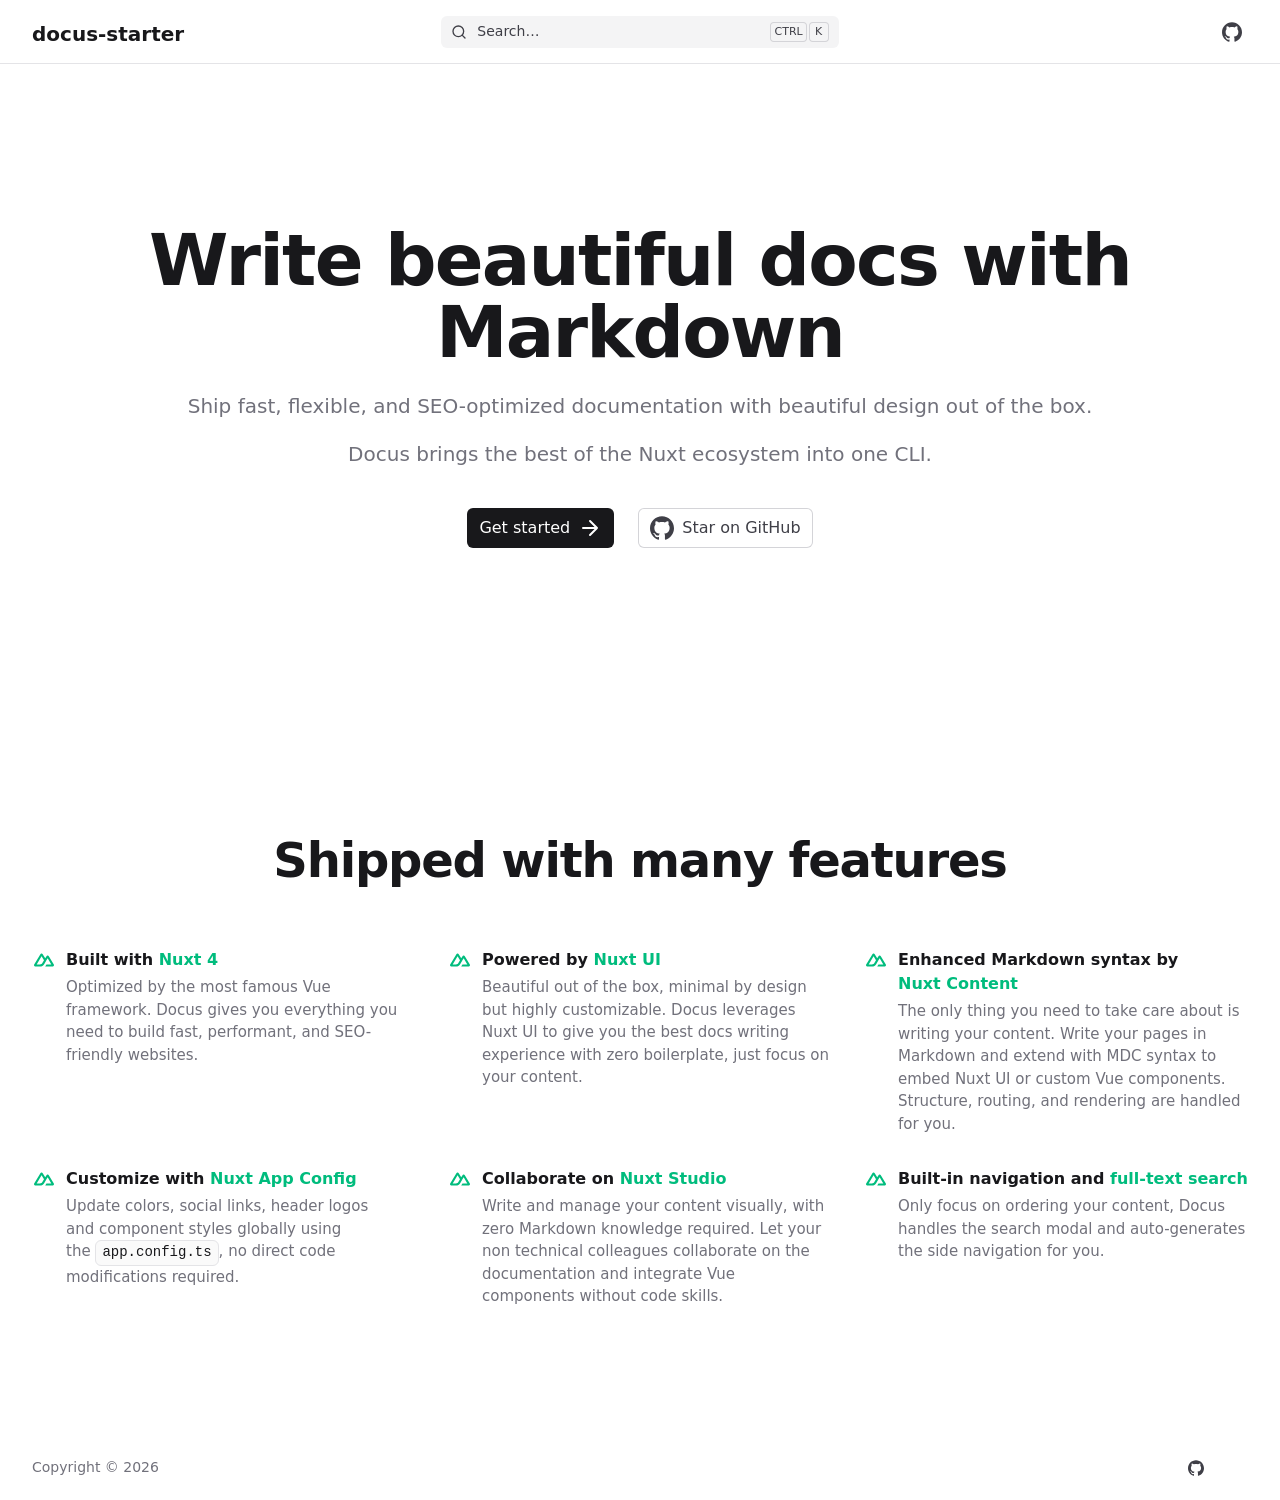
<file: index.html>
<!DOCTYPE html><html  lang="en" dir="ltr"><head><meta charset="utf-8"><meta name="viewport" content="width=device-width, initial-scale=1"><style id="nuxt-ui-colors">@layer base {
  :root {
  --ui-color-primary-50: var(--color-emerald-50, oklch(97.9% 0.021 166.113));
  --ui-color-primary-100: var(--color-emerald-100, oklch(95% 0.052 163.051));
  --ui-color-primary-200: var(--color-emerald-200, oklch(90.5% 0.093 164.15));
  --ui-color-primary-300: var(--color-emerald-300, oklch(84.5% 0.143 164.978));
  --ui-color-primary-400: var(--color-emerald-400, oklch(76.5% 0.177 163.223));
  --ui-color-primary-500: var(--color-emerald-500, oklch(69.6% 0.17 162.48));
  --ui-color-primary-600: var(--color-emerald-600, oklch(59.6% 0.145 163.225));
  --ui-color-primary-700: var(--color-emerald-700, oklch(50.8% 0.118 165.612));
  --ui-color-primary-800: var(--color-emerald-800, oklch(43.2% 0.095 166.913));
  --ui-color-primary-900: var(--color-emerald-900, oklch(37.8% 0.077 168.94));
  --ui-color-primary-950: var(--color-emerald-950, oklch(26.2% 0.051 172.552));
  --ui-color-secondary-50: var(--color-blue-50, oklch(97% 0.014 254.604));
  --ui-color-secondary-100: var(--color-blue-100, oklch(93.2% 0.032 255.585));
  --ui-color-secondary-200: var(--color-blue-200, oklch(88.2% 0.059 254.128));
  --ui-color-secondary-300: var(--color-blue-300, oklch(80.9% 0.105 251.813));
  --ui-color-secondary-400: var(--color-blue-400, oklch(70.7% 0.165 254.624));
  --ui-color-secondary-500: var(--color-blue-500, oklch(62.3% 0.214 259.815));
  --ui-color-secondary-600: var(--color-blue-600, oklch(54.6% 0.245 262.881));
  --ui-color-secondary-700: var(--color-blue-700, oklch(48.8% 0.243 264.376));
  --ui-color-secondary-800: var(--color-blue-800, oklch(42.4% 0.199 265.638));
  --ui-color-secondary-900: var(--color-blue-900, oklch(37.9% 0.146 265.522));
  --ui-color-secondary-950: var(--color-blue-950, oklch(28.2% 0.091 267.935));
  --ui-color-success-50: var(--color-green-50, oklch(98.2% 0.018 155.826));
  --ui-color-success-100: var(--color-green-100, oklch(96.2% 0.044 156.743));
  --ui-color-success-200: var(--color-green-200, oklch(92.5% 0.084 155.995));
  --ui-color-success-300: var(--color-green-300, oklch(87.1% 0.15 154.449));
  --ui-color-success-400: var(--color-green-400, oklch(79.2% 0.209 151.711));
  --ui-color-success-500: var(--color-green-500, oklch(72.3% 0.219 149.579));
  --ui-color-success-600: var(--color-green-600, oklch(62.7% 0.194 149.214));
  --ui-color-success-700: var(--color-green-700, oklch(52.7% 0.154 150.069));
  --ui-color-success-800: var(--color-green-800, oklch(44.8% 0.119 151.328));
  --ui-color-success-900: var(--color-green-900, oklch(39.3% 0.095 152.535));
  --ui-color-success-950: var(--color-green-950, oklch(26.6% 0.065 152.934));
  --ui-color-info-50: var(--color-blue-50, oklch(97% 0.014 254.604));
  --ui-color-info-100: var(--color-blue-100, oklch(93.2% 0.032 255.585));
  --ui-color-info-200: var(--color-blue-200, oklch(88.2% 0.059 254.128));
  --ui-color-info-300: var(--color-blue-300, oklch(80.9% 0.105 251.813));
  --ui-color-info-400: var(--color-blue-400, oklch(70.7% 0.165 254.624));
  --ui-color-info-500: var(--color-blue-500, oklch(62.3% 0.214 259.815));
  --ui-color-info-600: var(--color-blue-600, oklch(54.6% 0.245 262.881));
  --ui-color-info-700: var(--color-blue-700, oklch(48.8% 0.243 264.376));
  --ui-color-info-800: var(--color-blue-800, oklch(42.4% 0.199 265.638));
  --ui-color-info-900: var(--color-blue-900, oklch(37.9% 0.146 265.522));
  --ui-color-info-950: var(--color-blue-950, oklch(28.2% 0.091 267.935));
  --ui-color-warning-50: var(--color-yellow-50, oklch(98.7% 0.026 102.212));
  --ui-color-warning-100: var(--color-yellow-100, oklch(97.3% 0.071 103.193));
  --ui-color-warning-200: var(--color-yellow-200, oklch(94.5% 0.129 101.54));
  --ui-color-warning-300: var(--color-yellow-300, oklch(90.5% 0.182 98.111));
  --ui-color-warning-400: var(--color-yellow-400, oklch(85.2% 0.199 91.936));
  --ui-color-warning-500: var(--color-yellow-500, oklch(79.5% 0.184 86.047));
  --ui-color-warning-600: var(--color-yellow-600, oklch(68.1% 0.162 75.834));
  --ui-color-warning-700: var(--color-yellow-700, oklch(55.4% 0.135 66.442));
  --ui-color-warning-800: var(--color-yellow-800, oklch(47.6% 0.114 61.907));
  --ui-color-warning-900: var(--color-yellow-900, oklch(42.1% 0.095 57.708));
  --ui-color-warning-950: var(--color-yellow-950, oklch(28.6% 0.066 53.813));
  --ui-color-error-50: var(--color-red-50, oklch(97.1% 0.013 17.38));
  --ui-color-error-100: var(--color-red-100, oklch(93.6% 0.032 17.717));
  --ui-color-error-200: var(--color-red-200, oklch(88.5% 0.062 18.334));
  --ui-color-error-300: var(--color-red-300, oklch(80.8% 0.114 19.571));
  --ui-color-error-400: var(--color-red-400, oklch(70.4% 0.191 22.216));
  --ui-color-error-500: var(--color-red-500, oklch(63.7% 0.237 25.331));
  --ui-color-error-600: var(--color-red-600, oklch(57.7% 0.245 27.325));
  --ui-color-error-700: var(--color-red-700, oklch(50.5% 0.213 27.518));
  --ui-color-error-800: var(--color-red-800, oklch(44.4% 0.177 26.899));
  --ui-color-error-900: var(--color-red-900, oklch(39.6% 0.141 25.723));
  --ui-color-error-950: var(--color-red-950, oklch(25.8% 0.092 26.042));
  --ui-color-neutral-50: var(--color-zinc-50, oklch(98.5% 0 0));
  --ui-color-neutral-100: var(--color-zinc-100, oklch(96.7% 0.001 286.375));
  --ui-color-neutral-200: var(--color-zinc-200, oklch(92% 0.004 286.32));
  --ui-color-neutral-300: var(--color-zinc-300, oklch(87.1% 0.006 286.286));
  --ui-color-neutral-400: var(--color-zinc-400, oklch(70.5% 0.015 286.067));
  --ui-color-neutral-500: var(--color-zinc-500, oklch(55.2% 0.016 285.938));
  --ui-color-neutral-600: var(--color-zinc-600, oklch(44.2% 0.017 285.786));
  --ui-color-neutral-700: var(--color-zinc-700, oklch(37% 0.013 285.805));
  --ui-color-neutral-800: var(--color-zinc-800, oklch(27.4% 0.006 286.033));
  --ui-color-neutral-900: var(--color-zinc-900, oklch(21% 0.006 285.885));
  --ui-color-neutral-950: var(--color-zinc-950, oklch(14.1% 0.005 285.823));
  }
  :root, .light {
  --ui-primary: var(--ui-color-primary-500);
  --ui-secondary: var(--ui-color-secondary-500);
  --ui-success: var(--ui-color-success-500);
  --ui-info: var(--ui-color-info-500);
  --ui-warning: var(--ui-color-warning-500);
  --ui-error: var(--ui-color-error-500);
  }
  .dark {
  --ui-primary: var(--ui-color-primary-400);
  --ui-secondary: var(--ui-color-secondary-400);
  --ui-success: var(--ui-color-success-400);
  --ui-info: var(--ui-color-info-400);
  --ui-warning: var(--ui-color-warning-400);
  --ui-error: var(--ui-color-error-400);
  }
}</style><title>Write beautiful docs with Markdown - docus-starter</title><link rel="stylesheet" href="/_nuxt/entry.C1x1YM2v.css" crossorigin><style>@layer components {:where(.i-lucide\:arrow-right){display:inline-block;width:1em;height:1em;background-color:currentColor;-webkit-mask-image:var(--svg);mask-image:var(--svg);-webkit-mask-repeat:no-repeat;mask-repeat:no-repeat;-webkit-mask-size:100% 100%;mask-size:100% 100%;--svg:url("data:image/svg+xml,%3Csvg xmlns='http://www.w3.org/2000/svg' viewBox='0 0 24 24' width='24' height='24'%3E%3Cpath fill='none' stroke='black' stroke-linecap='round' stroke-linejoin='round' stroke-width='2' d='M5 12h14m-7-7l7 7l-7 7'/%3E%3C/svg%3E")}:where(.i-lucide\:search){display:inline-block;width:1em;height:1em;background-color:currentColor;-webkit-mask-image:var(--svg);mask-image:var(--svg);-webkit-mask-repeat:no-repeat;mask-repeat:no-repeat;-webkit-mask-size:100% 100%;mask-size:100% 100%;--svg:url("data:image/svg+xml,%3Csvg xmlns='http://www.w3.org/2000/svg' viewBox='0 0 24 24' width='24' height='24'%3E%3Cg fill='none' stroke='black' stroke-linecap='round' stroke-linejoin='round' stroke-width='2'%3E%3Cpath d='m21 21l-4.34-4.34'/%3E%3Ccircle cx='11' cy='11' r='8'/%3E%3C/g%3E%3C/svg%3E")}:where(.i-simple-icons\:github){display:inline-block;width:1em;height:1em;background-color:currentColor;-webkit-mask-image:var(--svg);mask-image:var(--svg);-webkit-mask-repeat:no-repeat;mask-repeat:no-repeat;-webkit-mask-size:100% 100%;mask-size:100% 100%;--svg:url("data:image/svg+xml,%3Csvg xmlns='http://www.w3.org/2000/svg' viewBox='0 0 24 24' width='24' height='24'%3E%3Cpath fill='black' d='M12 .297c-6.63 0-12 5.373-12 12c0 5.303 3.438 9.8 8.205 11.385c.6.113.82-.258.82-.577c0-.285-.01-1.04-.015-2.04c-3.338.724-4.042-1.61-4.042-1.61C4.422 18.07 3.633 17.7 3.633 17.7c-1.087-.744.084-.729.084-.729c1.205.084 1.838 1.236 1.838 1.236c1.07 1.835 2.809 1.305 3.495.998c.108-.776.417-1.305.76-1.605c-2.665-.3-5.466-1.332-5.466-5.93c0-1.31.465-2.38 1.235-3.22c-.135-.303-.54-1.523.105-3.176c0 0 1.005-.322 3.3 1.23c.96-.267 1.98-.399 3-.405c1.02.006 2.04.138 3 .405c2.28-1.552 3.285-1.23 3.285-1.23c.645 1.653.24 2.873.12 3.176c.765.84 1.23 1.91 1.23 3.22c0 4.61-2.805 5.625-5.475 5.92c.42.36.81 1.096.81 2.22c0 1.606-.015 2.896-.015 3.286c0 .315.21.69.825.57C20.565 22.092 24 17.592 24 12.297c0-6.627-5.373-12-12-12'/%3E%3C/svg%3E")}:where(.i-simple-icons\:nuxt){display:inline-block;width:1em;height:1em;background-color:currentColor;-webkit-mask-image:var(--svg);mask-image:var(--svg);-webkit-mask-repeat:no-repeat;mask-repeat:no-repeat;-webkit-mask-size:100% 100%;mask-size:100% 100%;--svg:url("data:image/svg+xml,%3Csvg xmlns='http://www.w3.org/2000/svg' viewBox='0 0 24 24' width='24' height='24'%3E%3Cpath fill='black' d='M13.464 19.83h8.922c.283 0 .562-.073.807-.21a1.6 1.6 0 0 0 .591-.574a1.53 1.53 0 0 0 .216-.783a1.53 1.53 0 0 0-.217-.782L17.792 7.414a1.6 1.6 0 0 0-.591-.573a1.65 1.65 0 0 0-.807-.21c-.283 0-.562.073-.807.21a1.6 1.6 0 0 0-.59.573L13.463 9.99L10.47 4.953a1.6 1.6 0 0 0-.591-.573a1.65 1.65 0 0 0-.807-.21c-.284 0-.562.073-.807.21a1.6 1.6 0 0 0-.591.573L.216 17.481a1.53 1.53 0 0 0-.217.782c0 .275.074.545.216.783a1.6 1.6 0 0 0 .59.574c.246.137.525.21.808.21h5.6c2.22 0 3.856-.946 4.982-2.79l2.733-4.593l1.464-2.457l4.395 7.382h-5.859Zm-6.341-2.46l-3.908-.002l5.858-9.842l2.923 4.921l-1.957 3.29c-.748 1.196-1.597 1.632-2.916 1.632'/%3E%3C/svg%3E")}}</style><link rel="preload" as="fetch" crossorigin="anonymous" href="/_payload.json?acfdc149-55c9-40d0-8e88-8155cd105113"><link rel="modulepreload" as="script" crossorigin href="/_nuxt/BKq391Ct.js"><link rel="modulepreload" as="script" crossorigin href="/_nuxt/CO-jFwPO.js"><link rel="modulepreload" as="script" crossorigin href="/_nuxt/CjP1UmBn.js"><link rel="modulepreload" as="script" crossorigin href="/_nuxt/Dzgkjmq7.js"><link rel="modulepreload" as="script" crossorigin href="/_nuxt/DNbKBwLa.js"><link rel="modulepreload" as="script" crossorigin href="/_nuxt/BN_7HF1G.js"><link rel="modulepreload" as="script" crossorigin href="/_nuxt/BSiQRbJR.js"><link rel="modulepreload" as="script" crossorigin href="/_nuxt/B8STsLed.js"><link rel="modulepreload" as="script" crossorigin href="/_nuxt/BeatQRhz.js"><link rel="modulepreload" as="script" crossorigin href="/_nuxt/CvLpoSmL.js"><link rel="modulepreload" as="script" crossorigin href="/_nuxt/DLSu3qRu.js"><link rel="preload" as="fetch" fetchpriority="low" crossorigin="anonymous" href="/_nuxt/builds/meta/acfdc149-55c9-40d0-8e88-8155cd105113.json"><meta property="og:image" content="/__og-image__/static/og.png"><meta property="og:image:type" content="image/png"><meta name="twitter:card" content="summary_large_image"><meta name="twitter:image" content="/__og-image__/static/og.png"><meta name="twitter:image:src" content="/__og-image__/static/og.png"><meta property="og:image:width" content="1200"><meta name="twitter:image:width" content="1200"><meta property="og:image:height" content="600"><meta name="twitter:image:height" content="600"><meta name="robots" content="index, follow, max-image-preview:large, max-snippet:-1, max-video-preview:-1"><link rel="icon" href="/favicon.ico"><meta name="description" content="Ship fast, flexible, and SEO-optimized documentation with beautiful design out of the box. Docus brings together the best of the Nuxt ecosystem. Powered by Nuxt UI."><meta property="og:site_name" content="docus-starter"><meta property="og:title" content="Write beautiful docs with Markdown"><meta property="og:description" content="Ship fast, flexible, and SEO-optimized documentation with beautiful design out of the box. Docus brings together the best of the Nuxt ecosystem. Powered by Nuxt UI."><script type="module" src="/_nuxt/BKq391Ct.js" crossorigin></script><script>"use strict";(()=>{const t=window,e=document.documentElement,c=["dark","light"],n=getStorageValue("localStorage","nuxt-color-mode")||"system";let i=n==="system"?u():n;const r=e.getAttribute("data-color-mode-forced");r&&(i=r),l(i),t["__NUXT_COLOR_MODE__"]={preference:n,value:i,getColorScheme:u,addColorScheme:l,removeColorScheme:d};function l(o){const s=""+o+"",a="";e.classList?e.classList.add(s):e.className+=" "+s,a&&e.setAttribute("data-"+a,o)}function d(o){const s=""+o+"",a="";e.classList?e.classList.remove(s):e.className=e.className.replace(new RegExp(s,"g"),""),a&&e.removeAttribute("data-"+a)}function f(o){return t.matchMedia("(prefers-color-scheme"+o+")")}function u(){if(t.matchMedia&&f("").media!=="not all"){for(const o of c)if(f(":"+o).matches)return o}return"light"}})();function getStorageValue(t,e){switch(t){case"localStorage":return window.localStorage.getItem(e);case"sessionStorage":return window.sessionStorage.getItem(e);case"cookie":return getCookie(e);default:return null}}function getCookie(t){const c=("; "+window.document.cookie).split("; "+t+"=");if(c.length===2)return c.pop()?.split(";").shift()}</script></head><body><div id="__nuxt" class="isolate"><!--[--><!--[--><!--[--><!--[--><!--[--><div class="nuxt-loading-indicator" style="position:fixed;top:0;right:0;left:0;pointer-events:none;width:auto;height:3px;opacity:0;background:var(--ui-primary);background-size:0% auto;transform:scaleX(0%);transform-origin:left;transition:transform 0.1s, height 0.4s, opacity 0.4s;z-index:999999;"></div><!--[--><!----><!----><!----><header class="bg-default/75 backdrop-blur border-b border-default h-(--ui-header-height) sticky top-0 z-50"><!--[--><!--]--><div class="w-full max-w-(--ui-container) mx-auto px-4 sm:px-6 lg:px-8 flex items-center justify-between gap-3 h-full"><!--[--><div class="lg:flex-1 flex items-center gap-1.5"><!----><!--[--><a href="/" aria-label="docus-starter" class="focus-visible:outline-primary shrink-0 font-bold text-xl text-highlighted flex items-end gap-1.5"><!--[--><!--[--><!--[--><span class="h-6 w-auto shrink-0">docus-starter</span><!--]--><!--]--><!--]--></a><!--]--></div><div class="hidden lg:flex flex-1"><!--[--><!--[--><!----><!--[--><!--[--><button type="button" class="rounded-md font-medium inline-flex items-center disabled:cursor-not-allowed aria-disabled:cursor-not-allowed disabled:opacity-75 aria-disabled:opacity-75 transition-colors px-2.5 py-1.5 text-sm gap-1.5 text-default bg-elevated hover:bg-accented/75 active:bg-accented/75 focus:outline-none focus-visible:bg-accented/75 disabled:bg-elevated aria-disabled:bg-elevated w-full"><!--[--><!--[--><span class="iconify i-lucide:search shrink-0 size-4 mr-1" aria-hidden="true" style=""></span><!--]--><!--[--><span class="truncate">Search…</span><!--]--><!--[--><div class="hidden lg:flex items-center gap-0.5 ms-auto"><!--[--><!--[--><kbd class="inline-flex items-center justify-center px-1 rounded-sm font-medium font-sans uppercase h-5 min-w-[20px] text-[11px] ring ring-inset ring-accented text-default bg-elevated"><!--[--> <!--]--></kbd><kbd class="inline-flex items-center justify-center px-1 rounded-sm font-medium font-sans uppercase h-5 min-w-[20px] text-[11px] ring ring-inset ring-accented text-default bg-elevated"><!--[-->k<!--]--></kbd><!--]--><!--]--></div><!--]--><!--]--></button><!--]--><!--]--><!--]--><!--]--></div><div class="flex items-center justify-end lg:flex-1 gap-1.5"><!--[--><div></div><!----><!--[--><!----><!--[--><!--[--><button type="button" aria-label="Search…" class="rounded-md font-medium inline-flex items-center disabled:cursor-not-allowed aria-disabled:cursor-not-allowed disabled:opacity-75 aria-disabled:opacity-75 transition-colors text-sm gap-1.5 text-default hover:bg-elevated active:bg-elevated focus:outline-none focus-visible:bg-elevated hover:disabled:bg-transparent dark:hover:disabled:bg-transparent hover:aria-disabled:bg-transparent dark:hover:aria-disabled:bg-transparent p-1.5 lg:hidden"><!--[--><!--[--><span class="iconify i-lucide:search shrink-0 size-5" aria-hidden="true" style=""></span><!--]--><!--[--><!----><!--]--><!--[--><!----><!--]--><!--]--></button><!--]--><!--]--><!--]--><!--[--><div class="h-8 w-8 animate-pulse bg-neutral-200 dark:bg-neutral-800 rounded-md"></div><!--]--><!--[--><!--[--><!--[--><a href="https://github.com/yourcpuisoverheating/radiocast-docs" rel="noopener noreferrer" target="_blank" aria-label="GitHub" class="rounded-md font-medium inline-flex items-center disabled:cursor-not-allowed aria-disabled:cursor-not-allowed disabled:opacity-75 aria-disabled:opacity-75 transition-colors text-sm gap-1.5 text-default hover:bg-elevated active:bg-elevated focus:outline-none focus-visible:bg-elevated hover:disabled:bg-transparent dark:hover:disabled:bg-transparent hover:aria-disabled:bg-transparent dark:hover:aria-disabled:bg-transparent p-1.5"><!--[--><!--[--><span class="iconify i-simple-icons:github shrink-0 size-5" aria-hidden="true" style=""></span><!--]--><!--[--><!----><!--]--><!--[--><!----><!--]--><!--]--></a><!--]--><!--]--><!--]--><!--]--><!--[--><!--[--><!--[--><button type="button" class="rounded-md font-medium inline-flex items-center disabled:cursor-not-allowed aria-disabled:cursor-not-allowed disabled:opacity-75 aria-disabled:opacity-75 transition-colors text-xs gap-1.5 text-default hover:bg-elevated active:bg-elevated focus:outline-none focus-visible:bg-elevated hover:disabled:bg-transparent dark:hover:disabled:bg-transparent hover:aria-disabled:bg-transparent dark:hover:aria-disabled:bg-transparent p-1.5 -me-1.5 lg:hidden"><!--[--><!--[--><!----><!--]--><!--[--><svg xmlns="http://www.w3.org/2000/svg" class="size-5" viewBox="0 0 24 24" fill="none" stroke="currentColor" stroke-width="2" stroke-linecap="round" stroke-linejoin="round"><line x1="4" y1="6" x2="20" y2="6" class="outline-none"></line><line x1="4" y1="12" x2="20" y2="12" class="outline-none"></line><line x1="4" y1="18" x2="20" y2="18" class="outline-none"></line></svg><!--]--><!--[--><!----><!--]--><!--]--></button><!--]--><!--]--><!--]--></div><!--]--></div><!--[--><!--]--></header><!--[--><!----><!--v-if--><!--]--><!--]--><div class="min-h-[calc(100vh-var(--ui-header-height))]"><!--[--><!--[--><div><div data-orientation="vertical" class="relative isolate"><!--[--><!--]--><div class="w-full max-w-(--ui-container) mx-auto px-4 sm:px-6 lg:px-8 flex flex-col lg:grid py-24 sm:py-32 lg:py-40 gap-16 sm:gap-y-24"><!--[--><div class="text-center"><div class=""><!--[--><!----><h1 class="text-5xl sm:text-7xl text-pretty tracking-tight font-bold text-highlighted"><!--[-->Write beautiful docs with Markdown<!--]--></h1><div class="text-lg sm:text-xl/8 text-muted text-balance mt-6"><!--[--><p class="my-5 leading-7 text-pretty"><!--[-->Ship fast, flexible, and SEO-optimized documentation with beautiful design out of the box.<!--]--></p><p class="my-5 leading-7 text-pretty"><!--[-->Docus brings the best of the Nuxt ecosystem into one CLI.<!--]--></p><!--]--></div><!--]--></div><!----><div class="mt-10"><!--[--><div class="flex flex-wrap gap-x-6 gap-y-3 justify-center"><!--[--><!--[--><a href="/getting-started/installation" class="rounded-md font-medium inline-flex items-center disabled:cursor-not-allowed aria-disabled:cursor-not-allowed disabled:opacity-75 aria-disabled:opacity-75 transition-colors px-3 py-2 text-base gap-2 text-inverted bg-inverted hover:bg-inverted/90 active:bg-inverted/90 disabled:bg-inverted aria-disabled:bg-inverted focus-visible:outline-2 focus-visible:outline-offset-2 focus-visible:outline-inverted"><!--[--><!--[--><!----><!--]--><!--[-->Get started<!--]--><!--[--><span class="iconify i-lucide:arrow-right shrink-0 size-6" aria-hidden="true" style=""></span><!--]--><!--]--></a><!--]--><!--[--><!--[--><a href="https://github.com/nuxt-content/docus" rel="noopener noreferrer" class="rounded-md font-medium inline-flex items-center disabled:cursor-not-allowed aria-disabled:cursor-not-allowed disabled:opacity-75 aria-disabled:opacity-75 transition-colors px-3 py-2 text-base gap-2 ring ring-inset ring-accented text-default bg-default hover:bg-elevated active:bg-elevated disabled:bg-default aria-disabled:bg-default focus:outline-none focus-visible:ring-2 focus-visible:ring-inverted"><!--[--><!--[--><span class="iconify i-simple-icons:github shrink-0 size-6" aria-hidden="true" style=""></span><!--]--><!--[-->Star on GitHub<!--]--><!--[--><!----><!--]--><!--]--></a><!--]--><!--]--><!--]--></div><!--]--></div></div><!----><!--]--></div><!--[--><!--]--></div><section data-orientation="vertical" class="relative isolate"><!--[--><!--]--><div class="w-full max-w-(--ui-container) mx-auto px-4 sm:px-6 lg:px-8 flex flex-col lg:grid py-16 sm:py-24 lg:py-32 gap-8 sm:gap-16"><!--[--><div class=""><div class=""><!--[--><!----><!----><h2 class="text-3xl sm:text-4xl lg:text-5xl text-pretty tracking-tight font-bold text-highlighted text-center"><!--[-->Shipped with many features<!--]--></h2><!----><!--]--></div><div class="mt-16"><!--[--><ul class="grid sm:grid-cols-2 lg:grid-cols-3 gap-8"><!--[--><div data-orientation="horizontal" class="relative flex items-start gap-2.5"><div class="inline-flex items-center justify-center p-0.5"><!--[--><span class="iconify i-simple-icons:nuxt size-5 shrink-0 text-primary" aria-hidden="true" style=""></span><!--]--></div><div class=""><!--[--><a href="https://nuxt.com" tabindex="-1" rel="noopener noreferrer" target="_blank" aria-label="Built with Nuxt 4" class="focus:outline-none peer"><!--[--><!--[--><span class="absolute inset-0" aria-hidden="true"></span><!--]--><!--]--></a><!--]--><!--[--><div class="text-base text-pretty font-semibold text-highlighted"><!--[-->Built with <span class="text-primary">Nuxt 4</span><!--]--></div><div class="text-[15px] text-pretty text-muted mt-1"><!--[-->Optimized by the most famous Vue framework. Docus gives you everything you need to build fast, performant, and SEO-friendly websites.<!--]--></div><!--]--></div></div><div data-orientation="horizontal" class="relative flex items-start gap-2.5"><div class="inline-flex items-center justify-center p-0.5"><!--[--><span class="iconify i-simple-icons:nuxt size-5 shrink-0 text-primary" aria-hidden="true" style=""></span><!--]--></div><div class=""><!--[--><a href="https://ui.nuxt.com/" tabindex="-1" rel="noopener noreferrer" target="_blank" aria-label="Powered by Nuxt UI" class="focus:outline-none peer"><!--[--><!--[--><span class="absolute inset-0" aria-hidden="true"></span><!--]--><!--]--></a><!--]--><!--[--><div class="text-base text-pretty font-semibold text-highlighted"><!--[-->Powered by <span class="text-primary">Nuxt UI</span><!--]--></div><div class="text-[15px] text-pretty text-muted mt-1"><!--[-->Beautiful out of the box, minimal by design but highly customizable. Docus leverages Nuxt UI to give you the best docs writing experience with zero boilerplate, just focus on your content.<!--]--></div><!--]--></div></div><div data-orientation="horizontal" class="relative flex items-start gap-2.5"><div class="inline-flex items-center justify-center p-0.5"><!--[--><span class="iconify i-simple-icons:nuxt size-5 shrink-0 text-primary" aria-hidden="true" style=""></span><!--]--></div><div class=""><!--[--><a href="https://content.nuxt.com" tabindex="-1" rel="noopener noreferrer" target="_blank" aria-label="Enhanced Markdown syntax by Nuxt Content" class="focus:outline-none peer"><!--[--><!--[--><span class="absolute inset-0" aria-hidden="true"></span><!--]--><!--]--></a><!--]--><!--[--><div class="text-base text-pretty font-semibold text-highlighted"><!--[-->Enhanced Markdown syntax by <span class="text-primary">Nuxt Content</span><!--]--></div><div class="text-[15px] text-pretty text-muted mt-1"><!--[-->The only thing you need to take care about is writing your content. Write your pages in Markdown and extend with MDC syntax to embed Nuxt UI or custom Vue components. Structure, routing, and rendering are handled for you.<!--]--></div><!--]--></div></div><div data-orientation="horizontal" class="relative flex items-start gap-2.5"><div class="inline-flex items-center justify-center p-0.5"><!--[--><span class="iconify i-simple-icons:nuxt size-5 shrink-0 text-primary" aria-hidden="true" style=""></span><!--]--></div><div class=""><!--[--><a href="https://nuxt.com/docs/guide/directory-structure/app-config" tabindex="-1" rel="noopener noreferrer" target="_blank" aria-label="Customize with Nuxt App Config" class="focus:outline-none peer"><!--[--><!--[--><span class="absolute inset-0" aria-hidden="true"></span><!--]--><!--]--></a><!--]--><!--[--><div class="text-base text-pretty font-semibold text-highlighted"><!--[-->Customize with <span class="text-primary">Nuxt App Config</span><!--]--></div><div class="text-[15px] text-pretty text-muted mt-1"><!--[-->Update colors, social links, header logos and component styles globally using the <code class="px-1.5 py-0.5 text-sm font-mono font-medium rounded-md inline-block border border-muted text-highlighted bg-muted"><!--[-->app.config.ts<!--]--></code>, no direct code modifications required.<!--]--></div><!--]--></div></div><div data-orientation="horizontal" class="relative flex items-start gap-2.5"><div class="inline-flex items-center justify-center p-0.5"><!--[--><span class="iconify i-simple-icons:nuxt size-5 shrink-0 text-primary" aria-hidden="true" style=""></span><!--]--></div><div class=""><!--[--><a href="https://content.nuxt.com/studio" tabindex="-1" rel="noopener noreferrer" target="_blank" aria-label="Collaborate on Nuxt Studio" class="focus:outline-none peer"><!--[--><!--[--><span class="absolute inset-0" aria-hidden="true"></span><!--]--><!--]--></a><!--]--><!--[--><div class="text-base text-pretty font-semibold text-highlighted"><!--[-->Collaborate on <span class="text-primary">Nuxt Studio</span><!--]--></div><div class="text-[15px] text-pretty text-muted mt-1"><!--[-->Write and manage your content visually, with zero Markdown knowledge required. Let your non technical colleagues collaborate on the documentation and integrate Vue components without code skills.<!--]--></div><!--]--></div></div><div data-orientation="horizontal" class="relative flex items-start gap-2.5"><div class="inline-flex items-center justify-center p-0.5"><!--[--><span class="iconify i-simple-icons:nuxt size-5 shrink-0 text-primary" aria-hidden="true" style=""></span><!--]--></div><div class=""><!--[--><a href="https://ui.nuxt.com/components/content-search" tabindex="-1" rel="noopener noreferrer" target="_blank" aria-label="Built-in navigation and full-text search" class="focus:outline-none peer"><!--[--><!--[--><span class="absolute inset-0" aria-hidden="true"></span><!--]--><!--]--></a><!--]--><!--[--><div class="text-base text-pretty font-semibold text-highlighted"><!--[-->Built-in navigation and <span class="text-primary">full-text search</span><!--]--></div><div class="text-[15px] text-pretty text-muted mt-1"><!--[-->Only focus on ordering your content, Docus handles the search modal and auto-generates the side navigation for you.<!--]--></div><!--]--></div></div><!--]--></ul><!--]--></div><!----></div><!----><!--]--></div><!--[--><!--]--></section></div><!--]--><!--]--></div><footer><!----><div class="w-full max-w-(--ui-container) mx-auto px-4 sm:px-6 lg:px-8 py-8 lg:py-4 lg:flex lg:items-center lg:justify-between lg:gap-x-3"><!--[--><div class="lg:flex-1 flex items-center justify-center lg:justify-end gap-x-1.5 lg:order-3"><!--[--><!--[--><!--[--><!--[--><!--[--><a href="https://github.com/yourcpuisoverheating/radiocast-docs" rel="noopener noreferrer" target="_blank" aria-label="GitHub repository" class="rounded-md font-medium inline-flex items-center disabled:cursor-not-allowed aria-disabled:cursor-not-allowed disabled:opacity-75 aria-disabled:opacity-75 transition-colors text-xs gap-1.5 text-default hover:bg-elevated active:bg-elevated focus:outline-none focus-visible:bg-elevated hover:disabled:bg-transparent dark:hover:disabled:bg-transparent hover:aria-disabled:bg-transparent dark:hover:aria-disabled:bg-transparent p-1.5"><!--[--><!--[--><span class="iconify i-simple-icons:github shrink-0 size-4" aria-hidden="true" style=""></span><!--]--><!--[--><!----><!--]--><!--[--><!----><!--]--><!--]--></a><!--]--><!--]--><!--]--><!--[--><!--[--><div class="size-8"></div><!--]--><!--]--><!--]--><!--]--></div><div class="mt-3 lg:mt-0 lg:order-2 flex items-center justify-center"><!--[--><!--]--></div><div class="flex items-center justify-center lg:justify-start lg:flex-1 gap-x-1.5 mt-3 lg:mt-0 lg:order-1"><!--[--><div class="text-sm text-muted"> Copyright © 2025</div><!--]--></div><!--]--></div><!----></footer><span></span><!--]--><!--]--><!--[--><!--]--><!--v-if--><!--]--><!--[--><!--]--><!--]--><!--]--></div><div id="teleports"></div><script type="application/json" data-nuxt-data="nuxt-app" data-ssr="true" id="__NUXT_DATA__" data-src="/_payload.json?acfdc149-55c9-40d0-8e88-8155cd105113">[{"state":1,"once":14,"_errors":15,"serverRendered":5,"path":17,"prerenderedAt":18},["Reactive",2],{"$scolor-mode":3,"$stoasts":7,"$ssite-config":8},{"preference":4,"value":4,"unknown":5,"forced":6},"system",true,false,[],{"_priority":9,"env":12,"name":13},{"name":10,"env":11},-3,-15,"production","docus-starter",["Set"],["ShallowReactive",16],{"navigation_docs":-1,"search_docs":-1,"landing":-1},"/",1762310561661]</script><script>window.__NUXT__={};window.__NUXT__.config={public:{mdc:{components:{prose:true,map:{accordion:"ProseAccordion","accordion-item":"ProseAccordionItem",badge:"ProseBadge",callout:"ProseCallout",card:"ProseCard","card-group":"ProseCardGroup",caution:"ProseCaution","code-collapse":"ProseCodeCollapse","code-group":"ProseCodeGroup","code-icon":"ProseCodeIcon","code-preview":"ProseCodePreview","code-tree":"ProseCodeTree",collapsible:"ProseCollapsible",field:"ProseField","field-group":"ProseFieldGroup",icon:"ProseIcon",kbd:"ProseKbd",note:"ProseNote",steps:"ProseSteps",tabs:"ProseTabs","tabs-item":"ProseTabsItem",tip:"ProseTip",warning:"ProseWarning"}},headings:{anchorLinks:{h1:false,h2:true,h3:true,h4:true,h5:false,h6:false}}},content:{wsUrl:""},preview:{api:"https://api.nuxt.studio",iframeMessagingAllowedOrigins:""}},app:{baseURL:"/",buildId:"acfdc149-55c9-40d0-8e88-8155cd105113",buildAssetsDir:"/_nuxt/",cdnURL:""}}</script></body></html>
</file>
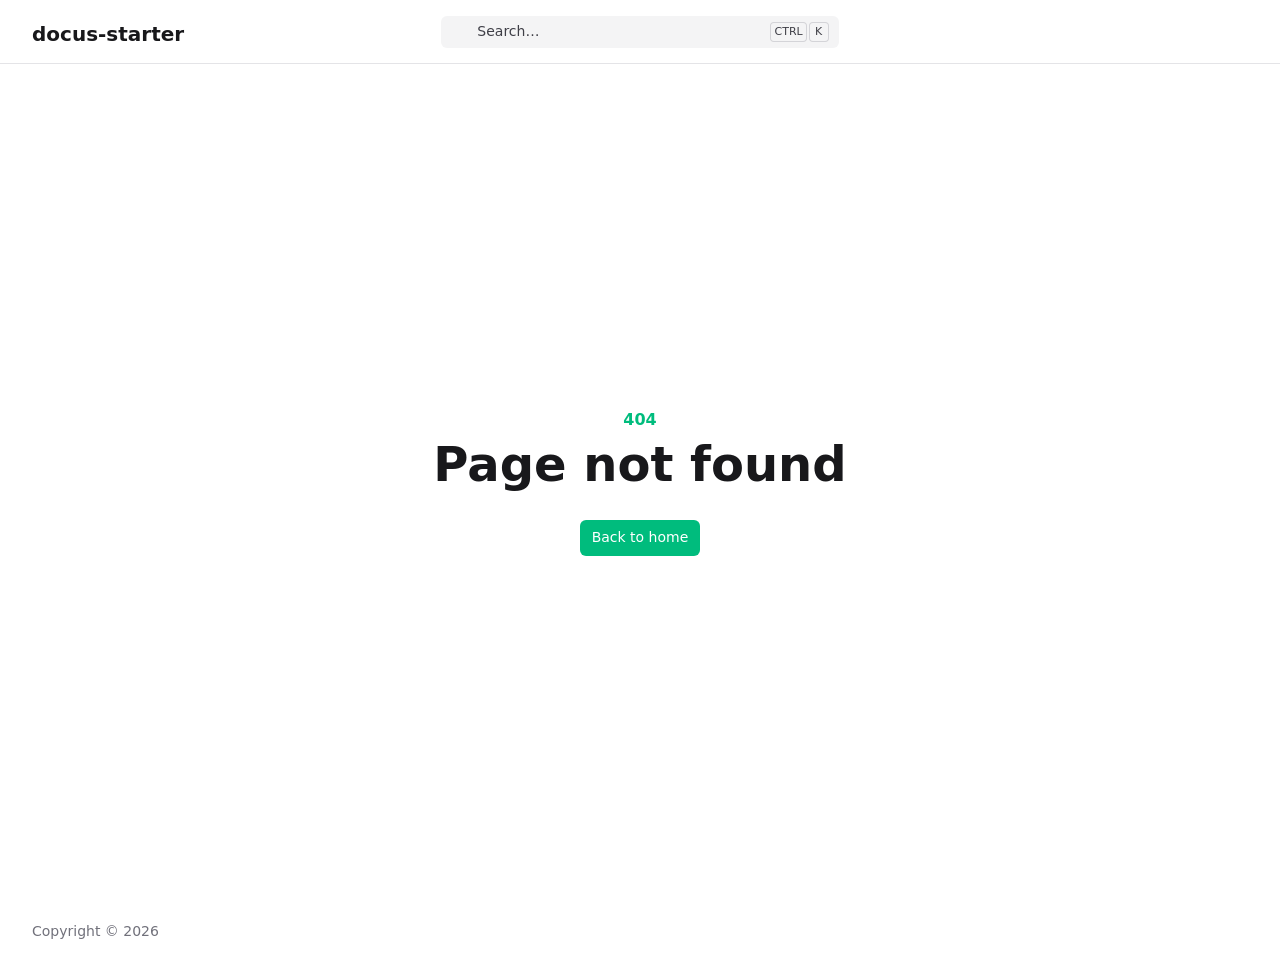
<file: 200.html>
<!DOCTYPE html><html><head><meta charset="utf-8"><meta name="viewport" content="width=device-width, initial-scale=1"><link rel="stylesheet" href="/_nuxt/entry.C1x1YM2v.css" crossorigin><link rel="modulepreload" as="script" crossorigin href="/_nuxt/BKq391Ct.js"><script type="module" src="/_nuxt/BKq391Ct.js" crossorigin></script><script>"use strict";(()=>{const t=window,e=document.documentElement,c=["dark","light"],n=getStorageValue("localStorage","nuxt-color-mode")||"system";let i=n==="system"?u():n;const r=e.getAttribute("data-color-mode-forced");r&&(i=r),l(i),t["__NUXT_COLOR_MODE__"]={preference:n,value:i,getColorScheme:u,addColorScheme:l,removeColorScheme:d};function l(o){const s=""+o+"",a="";e.classList?e.classList.add(s):e.className+=" "+s,a&&e.setAttribute("data-"+a,o)}function d(o){const s=""+o+"",a="";e.classList?e.classList.remove(s):e.className=e.className.replace(new RegExp(s,"g"),""),a&&e.removeAttribute("data-"+a)}function f(o){return t.matchMedia("(prefers-color-scheme"+o+")")}function u(){if(t.matchMedia&&f("").media!=="not all"){for(const o of c)if(f(":"+o).matches)return o}return"light"}})();function getStorageValue(t,e){switch(t){case"localStorage":return window.localStorage.getItem(e);case"sessionStorage":return window.sessionStorage.getItem(e);case"cookie":return getCookie(e);default:return null}}function getCookie(t){const c=("; "+window.document.cookie).split("; "+t+"=");if(c.length===2)return c.pop()?.split(";").shift()}</script><meta name="robots" content="index, follow, max-image-preview:large, max-snippet:-1, max-video-preview:-1" /></head><body><div id="__nuxt" class="isolate"></div><div id="teleports"></div><script>window.__NUXT_SITE_CONFIG__={_priority:{name:-3,env:-15},env:"production",name:"docus-starter"}</script><script type="application/json" data-nuxt-data="nuxt-app" data-ssr="false" id="__NUXT_DATA__">[{"prerenderedAt":1,"serverRendered":2},1762310561661,false]</script><script>window.__NUXT__={};window.__NUXT__.config={public:{mdc:{components:{prose:true,map:{accordion:"ProseAccordion","accordion-item":"ProseAccordionItem",badge:"ProseBadge",callout:"ProseCallout",card:"ProseCard","card-group":"ProseCardGroup",caution:"ProseCaution","code-collapse":"ProseCodeCollapse","code-group":"ProseCodeGroup","code-icon":"ProseCodeIcon","code-preview":"ProseCodePreview","code-tree":"ProseCodeTree",collapsible:"ProseCollapsible",field:"ProseField","field-group":"ProseFieldGroup",icon:"ProseIcon",kbd:"ProseKbd",note:"ProseNote",steps:"ProseSteps",tabs:"ProseTabs","tabs-item":"ProseTabsItem",tip:"ProseTip",warning:"ProseWarning"}},headings:{anchorLinks:{h1:false,h2:true,h3:true,h4:true,h5:false,h6:false}}},content:{wsUrl:""},preview:{api:"https://api.nuxt.studio",iframeMessagingAllowedOrigins:""}},app:{baseURL:"/",buildId:"acfdc149-55c9-40d0-8e88-8155cd105113",buildAssetsDir:"/_nuxt/",cdnURL:""}}</script></body></html>
</file>
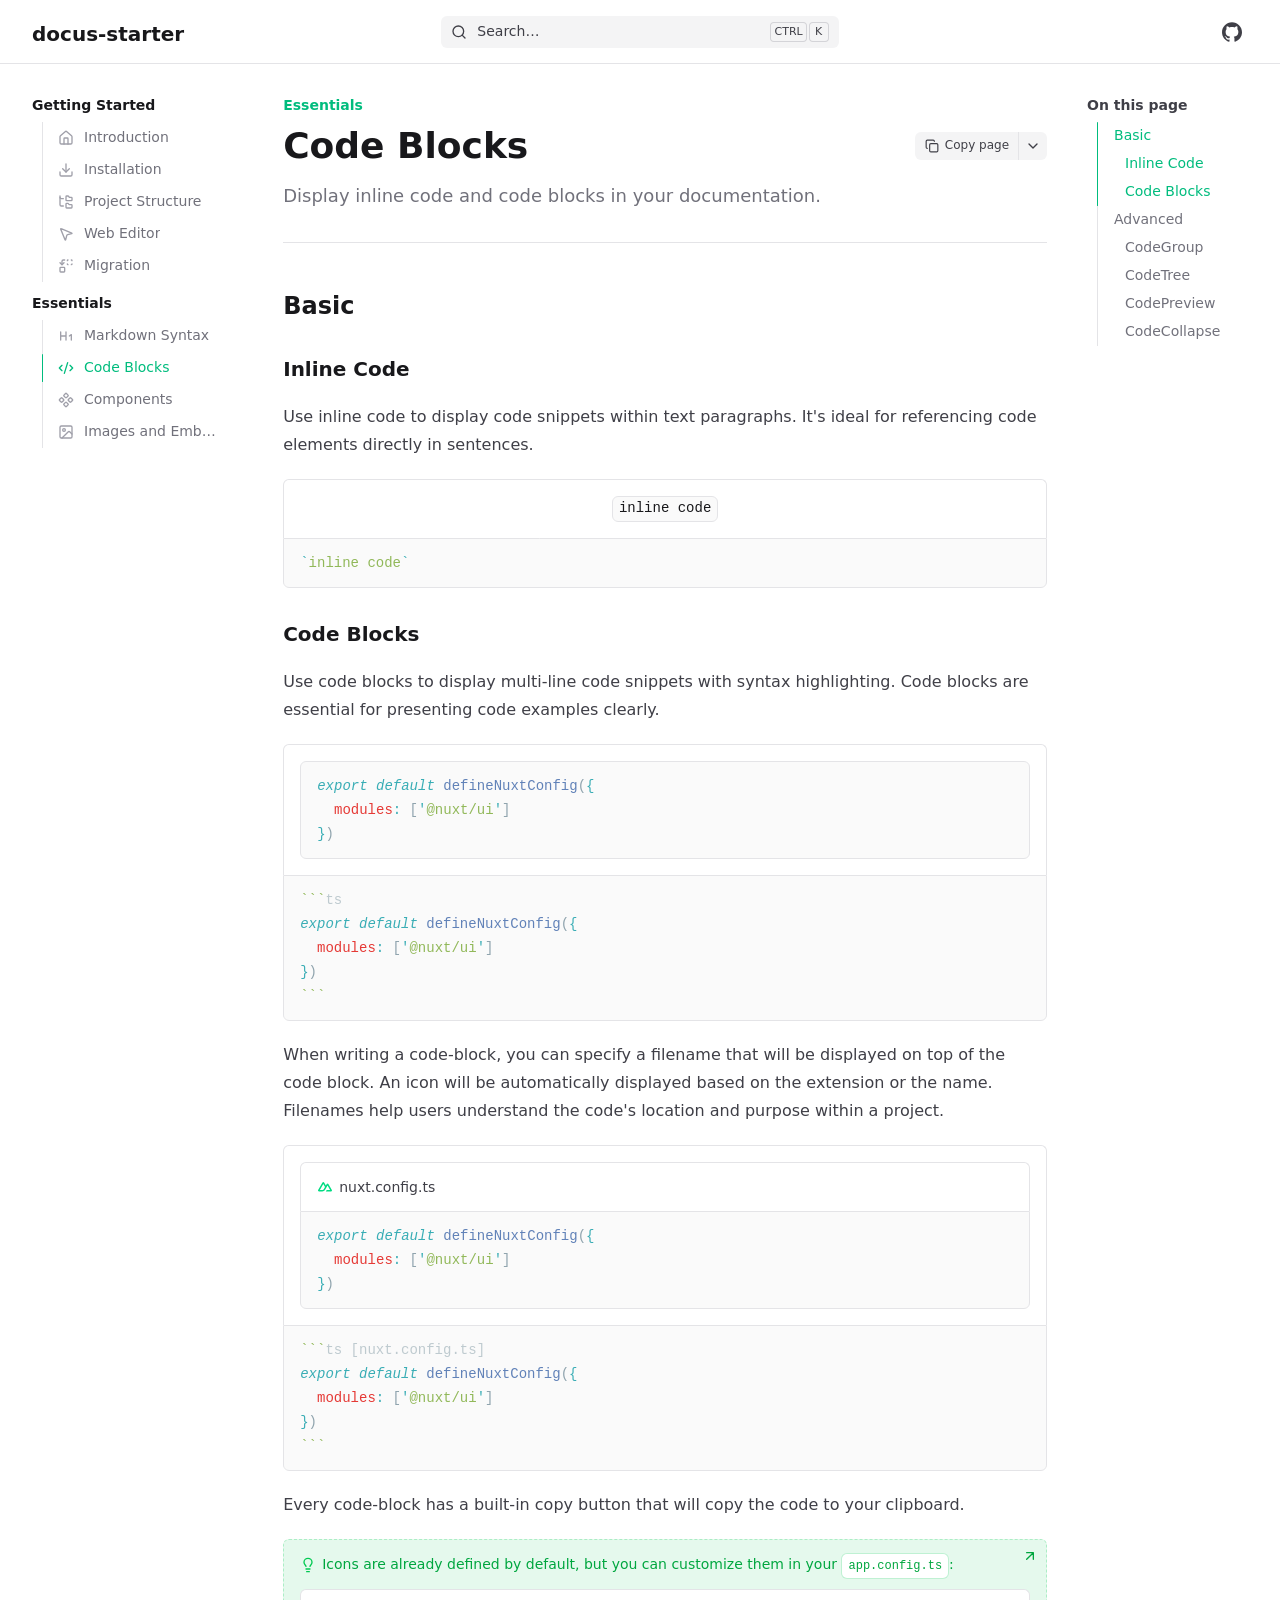
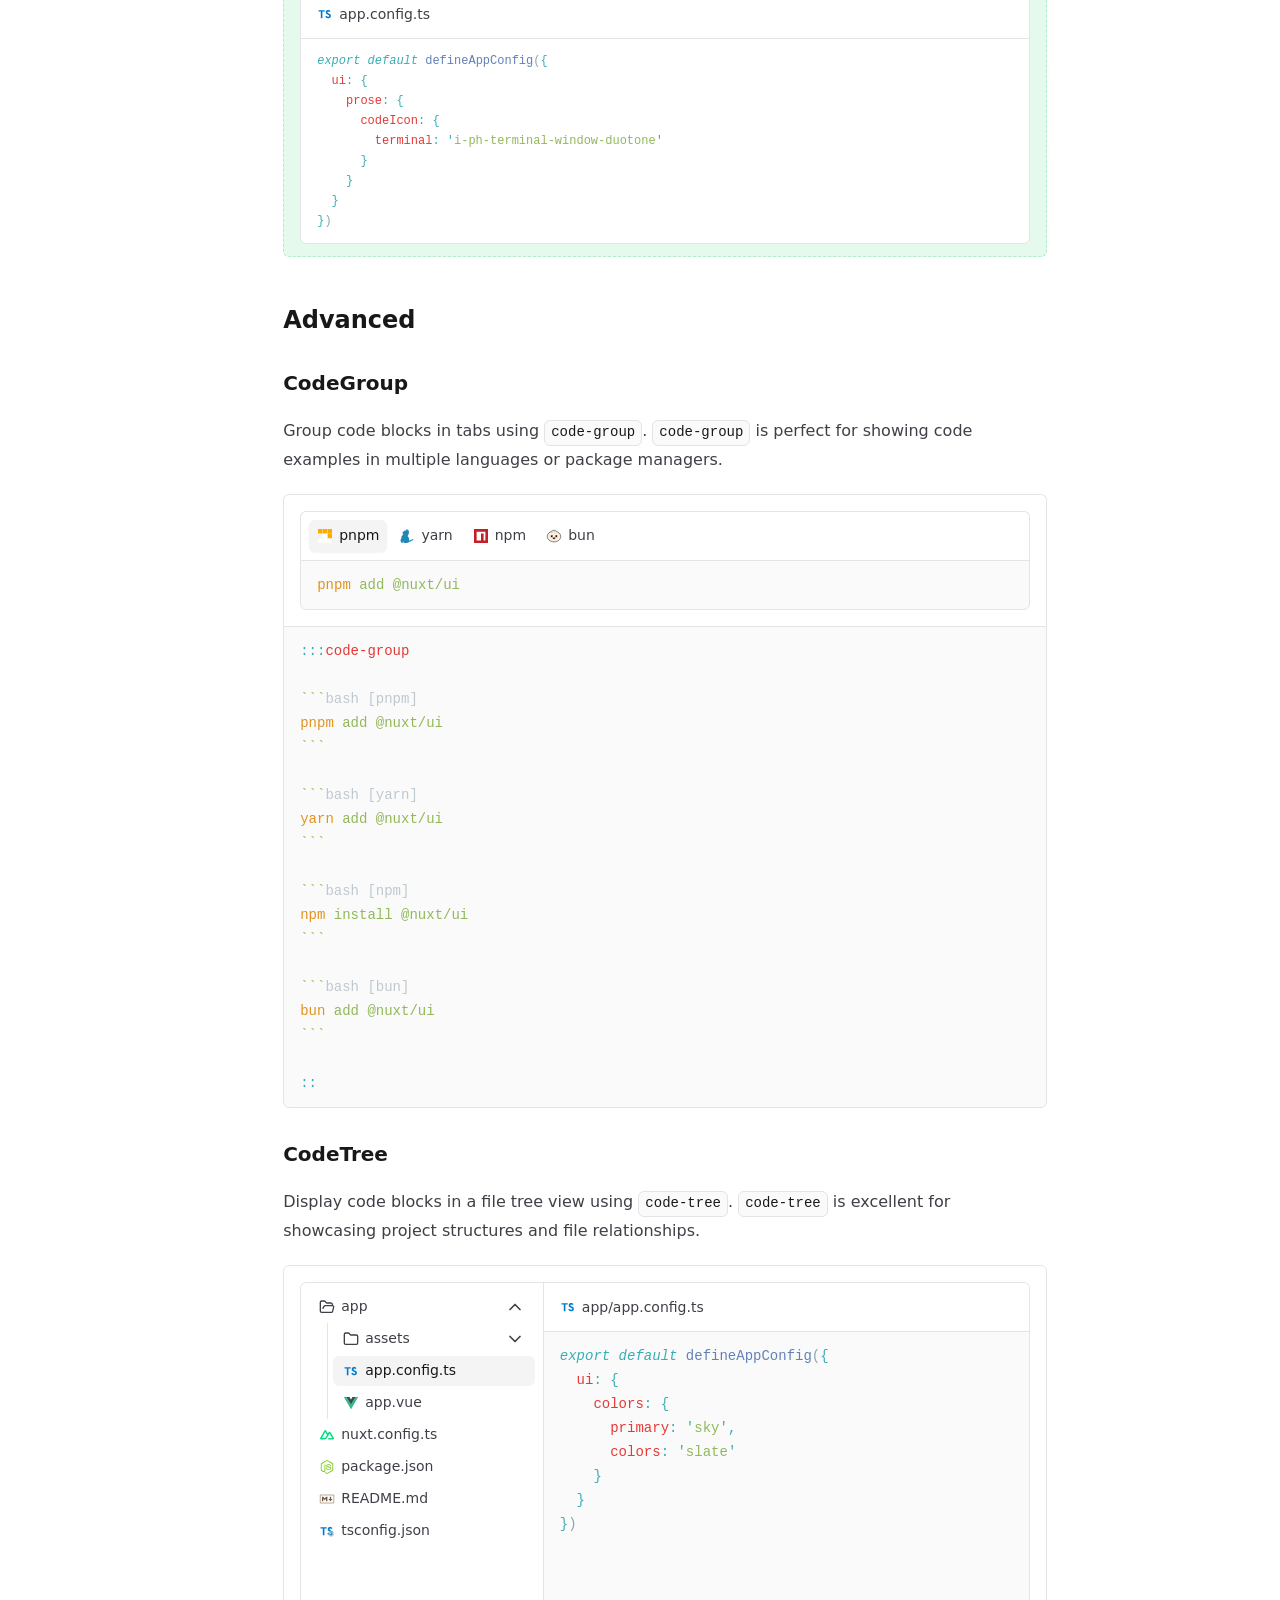
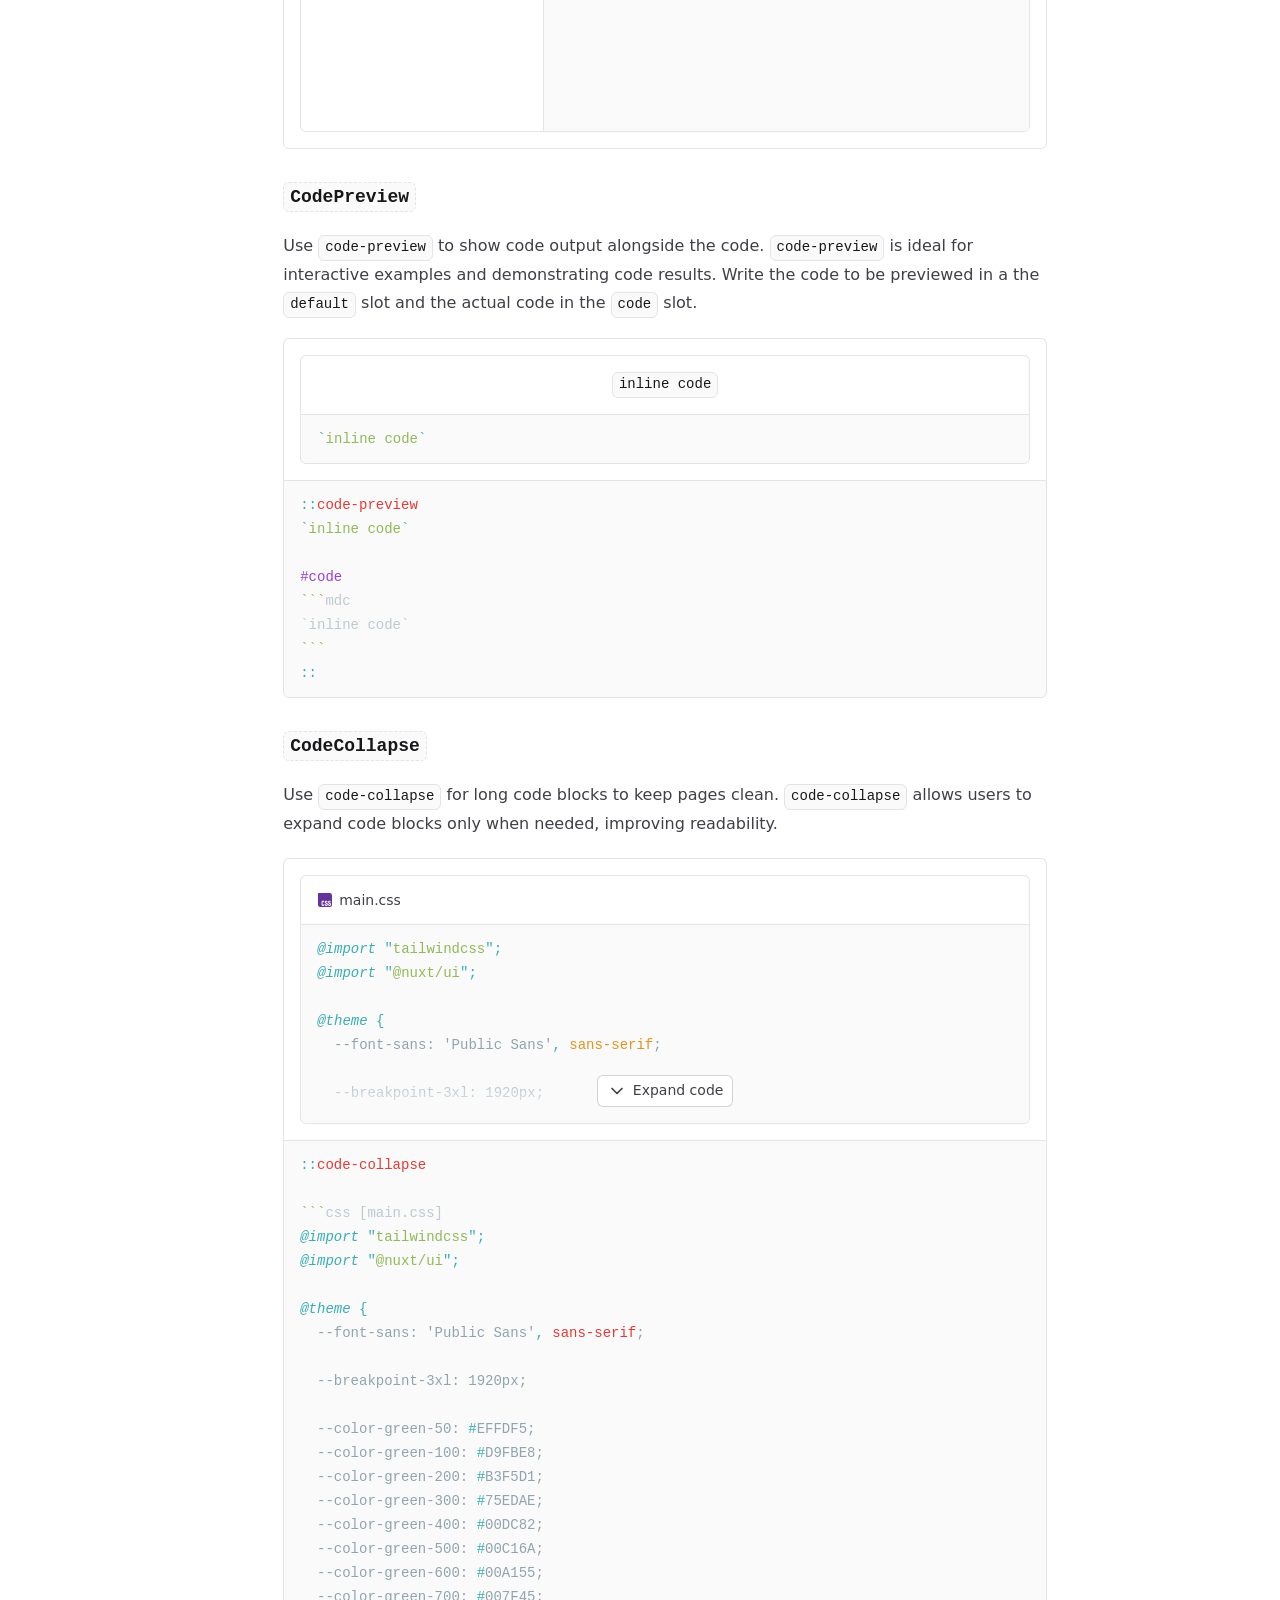
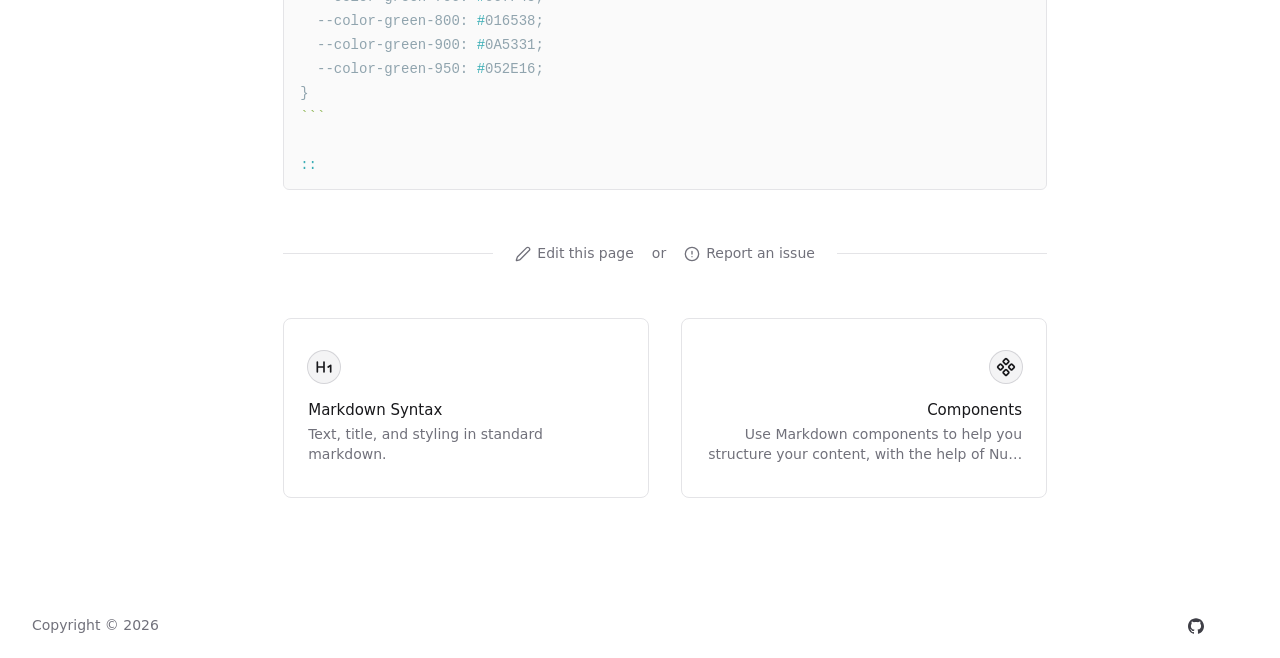
<file: essentials/code-blocks.html>
<!DOCTYPE html><html  lang="en" dir="ltr"><head><meta charset="utf-8"><meta name="viewport" content="width=device-width, initial-scale=1"><style id="nuxt-ui-colors">@layer base {
  :root {
  --ui-color-primary-50: var(--color-emerald-50, oklch(97.9% 0.021 166.113));
  --ui-color-primary-100: var(--color-emerald-100, oklch(95% 0.052 163.051));
  --ui-color-primary-200: var(--color-emerald-200, oklch(90.5% 0.093 164.15));
  --ui-color-primary-300: var(--color-emerald-300, oklch(84.5% 0.143 164.978));
  --ui-color-primary-400: var(--color-emerald-400, oklch(76.5% 0.177 163.223));
  --ui-color-primary-500: var(--color-emerald-500, oklch(69.6% 0.17 162.48));
  --ui-color-primary-600: var(--color-emerald-600, oklch(59.6% 0.145 163.225));
  --ui-color-primary-700: var(--color-emerald-700, oklch(50.8% 0.118 165.612));
  --ui-color-primary-800: var(--color-emerald-800, oklch(43.2% 0.095 166.913));
  --ui-color-primary-900: var(--color-emerald-900, oklch(37.8% 0.077 168.94));
  --ui-color-primary-950: var(--color-emerald-950, oklch(26.2% 0.051 172.552));
  --ui-color-secondary-50: var(--color-blue-50, oklch(97% 0.014 254.604));
  --ui-color-secondary-100: var(--color-blue-100, oklch(93.2% 0.032 255.585));
  --ui-color-secondary-200: var(--color-blue-200, oklch(88.2% 0.059 254.128));
  --ui-color-secondary-300: var(--color-blue-300, oklch(80.9% 0.105 251.813));
  --ui-color-secondary-400: var(--color-blue-400, oklch(70.7% 0.165 254.624));
  --ui-color-secondary-500: var(--color-blue-500, oklch(62.3% 0.214 259.815));
  --ui-color-secondary-600: var(--color-blue-600, oklch(54.6% 0.245 262.881));
  --ui-color-secondary-700: var(--color-blue-700, oklch(48.8% 0.243 264.376));
  --ui-color-secondary-800: var(--color-blue-800, oklch(42.4% 0.199 265.638));
  --ui-color-secondary-900: var(--color-blue-900, oklch(37.9% 0.146 265.522));
  --ui-color-secondary-950: var(--color-blue-950, oklch(28.2% 0.091 267.935));
  --ui-color-success-50: var(--color-green-50, oklch(98.2% 0.018 155.826));
  --ui-color-success-100: var(--color-green-100, oklch(96.2% 0.044 156.743));
  --ui-color-success-200: var(--color-green-200, oklch(92.5% 0.084 155.995));
  --ui-color-success-300: var(--color-green-300, oklch(87.1% 0.15 154.449));
  --ui-color-success-400: var(--color-green-400, oklch(79.2% 0.209 151.711));
  --ui-color-success-500: var(--color-green-500, oklch(72.3% 0.219 149.579));
  --ui-color-success-600: var(--color-green-600, oklch(62.7% 0.194 149.214));
  --ui-color-success-700: var(--color-green-700, oklch(52.7% 0.154 150.069));
  --ui-color-success-800: var(--color-green-800, oklch(44.8% 0.119 151.328));
  --ui-color-success-900: var(--color-green-900, oklch(39.3% 0.095 152.535));
  --ui-color-success-950: var(--color-green-950, oklch(26.6% 0.065 152.934));
  --ui-color-info-50: var(--color-blue-50, oklch(97% 0.014 254.604));
  --ui-color-info-100: var(--color-blue-100, oklch(93.2% 0.032 255.585));
  --ui-color-info-200: var(--color-blue-200, oklch(88.2% 0.059 254.128));
  --ui-color-info-300: var(--color-blue-300, oklch(80.9% 0.105 251.813));
  --ui-color-info-400: var(--color-blue-400, oklch(70.7% 0.165 254.624));
  --ui-color-info-500: var(--color-blue-500, oklch(62.3% 0.214 259.815));
  --ui-color-info-600: var(--color-blue-600, oklch(54.6% 0.245 262.881));
  --ui-color-info-700: var(--color-blue-700, oklch(48.8% 0.243 264.376));
  --ui-color-info-800: var(--color-blue-800, oklch(42.4% 0.199 265.638));
  --ui-color-info-900: var(--color-blue-900, oklch(37.9% 0.146 265.522));
  --ui-color-info-950: var(--color-blue-950, oklch(28.2% 0.091 267.935));
  --ui-color-warning-50: var(--color-yellow-50, oklch(98.7% 0.026 102.212));
  --ui-color-warning-100: var(--color-yellow-100, oklch(97.3% 0.071 103.193));
  --ui-color-warning-200: var(--color-yellow-200, oklch(94.5% 0.129 101.54));
  --ui-color-warning-300: var(--color-yellow-300, oklch(90.5% 0.182 98.111));
  --ui-color-warning-400: var(--color-yellow-400, oklch(85.2% 0.199 91.936));
  --ui-color-warning-500: var(--color-yellow-500, oklch(79.5% 0.184 86.047));
  --ui-color-warning-600: var(--color-yellow-600, oklch(68.1% 0.162 75.834));
  --ui-color-warning-700: var(--color-yellow-700, oklch(55.4% 0.135 66.442));
  --ui-color-warning-800: var(--color-yellow-800, oklch(47.6% 0.114 61.907));
  --ui-color-warning-900: var(--color-yellow-900, oklch(42.1% 0.095 57.708));
  --ui-color-warning-950: var(--color-yellow-950, oklch(28.6% 0.066 53.813));
  --ui-color-error-50: var(--color-red-50, oklch(97.1% 0.013 17.38));
  --ui-color-error-100: var(--color-red-100, oklch(93.6% 0.032 17.717));
  --ui-color-error-200: var(--color-red-200, oklch(88.5% 0.062 18.334));
  --ui-color-error-300: var(--color-red-300, oklch(80.8% 0.114 19.571));
  --ui-color-error-400: var(--color-red-400, oklch(70.4% 0.191 22.216));
  --ui-color-error-500: var(--color-red-500, oklch(63.7% 0.237 25.331));
  --ui-color-error-600: var(--color-red-600, oklch(57.7% 0.245 27.325));
  --ui-color-error-700: var(--color-red-700, oklch(50.5% 0.213 27.518));
  --ui-color-error-800: var(--color-red-800, oklch(44.4% 0.177 26.899));
  --ui-color-error-900: var(--color-red-900, oklch(39.6% 0.141 25.723));
  --ui-color-error-950: var(--color-red-950, oklch(25.8% 0.092 26.042));
  --ui-color-neutral-50: var(--color-zinc-50, oklch(98.5% 0 0));
  --ui-color-neutral-100: var(--color-zinc-100, oklch(96.7% 0.001 286.375));
  --ui-color-neutral-200: var(--color-zinc-200, oklch(92% 0.004 286.32));
  --ui-color-neutral-300: var(--color-zinc-300, oklch(87.1% 0.006 286.286));
  --ui-color-neutral-400: var(--color-zinc-400, oklch(70.5% 0.015 286.067));
  --ui-color-neutral-500: var(--color-zinc-500, oklch(55.2% 0.016 285.938));
  --ui-color-neutral-600: var(--color-zinc-600, oklch(44.2% 0.017 285.786));
  --ui-color-neutral-700: var(--color-zinc-700, oklch(37% 0.013 285.805));
  --ui-color-neutral-800: var(--color-zinc-800, oklch(27.4% 0.006 286.033));
  --ui-color-neutral-900: var(--color-zinc-900, oklch(21% 0.006 285.885));
  --ui-color-neutral-950: var(--color-zinc-950, oklch(14.1% 0.005 285.823));
  }
  :root, .light {
  --ui-primary: var(--ui-color-primary-500);
  --ui-secondary: var(--ui-color-secondary-500);
  --ui-success: var(--ui-color-success-500);
  --ui-info: var(--ui-color-info-500);
  --ui-warning: var(--ui-color-warning-500);
  --ui-error: var(--ui-color-error-500);
  }
  .dark {
  --ui-primary: var(--ui-color-primary-400);
  --ui-secondary: var(--ui-color-secondary-400);
  --ui-success: var(--ui-color-success-400);
  --ui-info: var(--ui-color-info-400);
  --ui-warning: var(--ui-color-warning-400);
  --ui-error: var(--ui-color-error-400);
  }
}</style><title>Code Blocks - docus-starter</title><style>/*! tailwindcss v4.1.16 | MIT License | https://tailwindcss.com */.shiki span.line{display:block}.shiki span.line.highlight{background-color:var(--ui-bg-accented);margin:0 -16px;padding:0 16px}@supports (color:color-mix(in lab,red,red)){.shiki span.line.highlight{background-color:color-mix(in oklab,var(--ui-bg-accented)50%,transparent)}}</style><link rel="stylesheet" href="/_nuxt/entry.C1x1YM2v.css" crossorigin><style>@layer components {:where(.i-lucide\:alert-circle){display:inline-block;width:1em;height:1em;background-color:currentColor;-webkit-mask-image:var(--svg);mask-image:var(--svg);-webkit-mask-repeat:no-repeat;mask-repeat:no-repeat;-webkit-mask-size:100% 100%;mask-size:100% 100%;--svg:url("data:image/svg+xml,%3Csvg xmlns='http://www.w3.org/2000/svg' viewBox='0 0 24 24' width='24' height='24'%3E%3Cg fill='none' stroke='black' stroke-linecap='round' stroke-linejoin='round' stroke-width='2'%3E%3Ccircle cx='12' cy='12' r='10'/%3E%3Cpath d='M12 8v4m0 4h.01'/%3E%3C/g%3E%3C/svg%3E")}:where(.i-lucide\:arrow-up-right){display:inline-block;width:1em;height:1em;background-color:currentColor;-webkit-mask-image:var(--svg);mask-image:var(--svg);-webkit-mask-repeat:no-repeat;mask-repeat:no-repeat;-webkit-mask-size:100% 100%;mask-size:100% 100%;--svg:url("data:image/svg+xml,%3Csvg xmlns='http://www.w3.org/2000/svg' viewBox='0 0 24 24' width='24' height='24'%3E%3Cpath fill='none' stroke='black' stroke-linecap='round' stroke-linejoin='round' stroke-width='2' d='M7 7h10v10M7 17L17 7'/%3E%3C/svg%3E")}:where(.i-lucide\:chevron-down){display:inline-block;width:1em;height:1em;background-color:currentColor;-webkit-mask-image:var(--svg);mask-image:var(--svg);-webkit-mask-repeat:no-repeat;mask-repeat:no-repeat;-webkit-mask-size:100% 100%;mask-size:100% 100%;--svg:url("data:image/svg+xml,%3Csvg xmlns='http://www.w3.org/2000/svg' viewBox='0 0 24 24' width='24' height='24'%3E%3Cpath fill='none' stroke='black' stroke-linecap='round' stroke-linejoin='round' stroke-width='2' d='m6 9l6 6l6-6'/%3E%3C/svg%3E")}:where(.i-lucide\:code-xml){display:inline-block;width:1em;height:1em;background-color:currentColor;-webkit-mask-image:var(--svg);mask-image:var(--svg);-webkit-mask-repeat:no-repeat;mask-repeat:no-repeat;-webkit-mask-size:100% 100%;mask-size:100% 100%;--svg:url("data:image/svg+xml,%3Csvg xmlns='http://www.w3.org/2000/svg' viewBox='0 0 24 24' width='24' height='24'%3E%3Cpath fill='none' stroke='black' stroke-linecap='round' stroke-linejoin='round' stroke-width='2' d='m18 16l4-4l-4-4M6 8l-4 4l4 4m8.5-12l-5 16'/%3E%3C/svg%3E")}:where(.i-lucide\:component){display:inline-block;width:1em;height:1em;background-color:currentColor;-webkit-mask-image:var(--svg);mask-image:var(--svg);-webkit-mask-repeat:no-repeat;mask-repeat:no-repeat;-webkit-mask-size:100% 100%;mask-size:100% 100%;--svg:url("data:image/svg+xml,%3Csvg xmlns='http://www.w3.org/2000/svg' viewBox='0 0 24 24' width='24' height='24'%3E%3Cpath fill='none' stroke='black' stroke-linecap='round' stroke-linejoin='round' stroke-width='2' d='M15.536 11.293a1 1 0 0 0 0 1.414l2.376 2.377a1 1 0 0 0 1.414 0l2.377-2.377a1 1 0 0 0 0-1.414l-2.377-2.377a1 1 0 0 0-1.414 0zm-13.239 0a1 1 0 0 0 0 1.414l2.377 2.377a1 1 0 0 0 1.414 0l2.377-2.377a1 1 0 0 0 0-1.414L6.088 8.916a1 1 0 0 0-1.414 0zm6.619 6.619a1 1 0 0 0 0 1.415l2.377 2.376a1 1 0 0 0 1.414 0l2.377-2.376a1 1 0 0 0 0-1.415l-2.377-2.376a1 1 0 0 0-1.414 0zm0-13.238a1 1 0 0 0 0 1.414l2.377 2.376a1 1 0 0 0 1.414 0l2.377-2.376a1 1 0 0 0 0-1.414l-2.377-2.377a1 1 0 0 0-1.414 0z'/%3E%3C/svg%3E")}:where(.i-lucide\:copy){display:inline-block;width:1em;height:1em;background-color:currentColor;-webkit-mask-image:var(--svg);mask-image:var(--svg);-webkit-mask-repeat:no-repeat;mask-repeat:no-repeat;-webkit-mask-size:100% 100%;mask-size:100% 100%;--svg:url("data:image/svg+xml,%3Csvg xmlns='http://www.w3.org/2000/svg' viewBox='0 0 24 24' width='24' height='24'%3E%3Cg fill='none' stroke='black' stroke-linecap='round' stroke-linejoin='round' stroke-width='2'%3E%3Crect width='14' height='14' x='8' y='8' rx='2' ry='2'/%3E%3Cpath d='M4 16c-1.1 0-2-.9-2-2V4c0-1.1.9-2 2-2h10c1.1 0 2 .9 2 2'/%3E%3C/g%3E%3C/svg%3E")}:where(.i-lucide\:download){display:inline-block;width:1em;height:1em;background-color:currentColor;-webkit-mask-image:var(--svg);mask-image:var(--svg);-webkit-mask-repeat:no-repeat;mask-repeat:no-repeat;-webkit-mask-size:100% 100%;mask-size:100% 100%;--svg:url("data:image/svg+xml,%3Csvg xmlns='http://www.w3.org/2000/svg' viewBox='0 0 24 24' width='24' height='24'%3E%3Cg fill='none' stroke='black' stroke-linecap='round' stroke-linejoin='round' stroke-width='2'%3E%3Cpath d='M12 15V3m9 12v4a2 2 0 0 1-2 2H5a2 2 0 0 1-2-2v-4'/%3E%3Cpath d='m7 10l5 5l5-5'/%3E%3C/g%3E%3C/svg%3E")}:where(.i-lucide\:folder){display:inline-block;width:1em;height:1em;background-color:currentColor;-webkit-mask-image:var(--svg);mask-image:var(--svg);-webkit-mask-repeat:no-repeat;mask-repeat:no-repeat;-webkit-mask-size:100% 100%;mask-size:100% 100%;--svg:url("data:image/svg+xml,%3Csvg xmlns='http://www.w3.org/2000/svg' viewBox='0 0 24 24' width='24' height='24'%3E%3Cpath fill='none' stroke='black' stroke-linecap='round' stroke-linejoin='round' stroke-width='2' d='M20 20a2 2 0 0 0 2-2V8a2 2 0 0 0-2-2h-7.9a2 2 0 0 1-1.69-.9L9.6 3.9A2 2 0 0 0 7.93 3H4a2 2 0 0 0-2 2v13a2 2 0 0 0 2 2Z'/%3E%3C/svg%3E")}:where(.i-lucide\:folder-open){display:inline-block;width:1em;height:1em;background-color:currentColor;-webkit-mask-image:var(--svg);mask-image:var(--svg);-webkit-mask-repeat:no-repeat;mask-repeat:no-repeat;-webkit-mask-size:100% 100%;mask-size:100% 100%;--svg:url("data:image/svg+xml,%3Csvg xmlns='http://www.w3.org/2000/svg' viewBox='0 0 24 24' width='24' height='24'%3E%3Cpath fill='none' stroke='black' stroke-linecap='round' stroke-linejoin='round' stroke-width='2' d='m6 14l1.5-2.9A2 2 0 0 1 9.24 10H20a2 2 0 0 1 1.94 2.5l-1.54 6a2 2 0 0 1-1.95 1.5H4a2 2 0 0 1-2-2V5a2 2 0 0 1 2-2h3.9a2 2 0 0 1 1.69.9l.81 1.2a2 2 0 0 0 1.67.9H18a2 2 0 0 1 2 2v2'/%3E%3C/svg%3E")}:where(.i-lucide\:folder-tree){display:inline-block;width:1em;height:1em;background-color:currentColor;-webkit-mask-image:var(--svg);mask-image:var(--svg);-webkit-mask-repeat:no-repeat;mask-repeat:no-repeat;-webkit-mask-size:100% 100%;mask-size:100% 100%;--svg:url("data:image/svg+xml,%3Csvg xmlns='http://www.w3.org/2000/svg' viewBox='0 0 24 24' width='24' height='24'%3E%3Cg fill='none' stroke='black' stroke-linecap='round' stroke-linejoin='round' stroke-width='2'%3E%3Cpath d='M20 10a1 1 0 0 0 1-1V6a1 1 0 0 0-1-1h-2.5a1 1 0 0 1-.8-.4l-.9-1.2A1 1 0 0 0 15 3h-2a1 1 0 0 0-1 1v5a1 1 0 0 0 1 1Zm0 11a1 1 0 0 0 1-1v-3a1 1 0 0 0-1-1h-2.9a1 1 0 0 1-.88-.55l-.42-.85a1 1 0 0 0-.92-.6H13a1 1 0 0 0-1 1v5a1 1 0 0 0 1 1ZM3 5a2 2 0 0 0 2 2h3'/%3E%3Cpath d='M3 3v13a2 2 0 0 0 2 2h3'/%3E%3C/g%3E%3C/svg%3E")}:where(.i-lucide\:hash){display:inline-block;width:1em;height:1em;background-color:currentColor;-webkit-mask-image:var(--svg);mask-image:var(--svg);-webkit-mask-repeat:no-repeat;mask-repeat:no-repeat;-webkit-mask-size:100% 100%;mask-size:100% 100%;--svg:url("data:image/svg+xml,%3Csvg xmlns='http://www.w3.org/2000/svg' viewBox='0 0 24 24' width='24' height='24'%3E%3Cpath fill='none' stroke='black' stroke-linecap='round' stroke-linejoin='round' stroke-width='2' d='M4 9h16M4 15h16M10 3L8 21m8-18l-2 18'/%3E%3C/svg%3E")}:where(.i-lucide\:heading-1){display:inline-block;width:1em;height:1em;background-color:currentColor;-webkit-mask-image:var(--svg);mask-image:var(--svg);-webkit-mask-repeat:no-repeat;mask-repeat:no-repeat;-webkit-mask-size:100% 100%;mask-size:100% 100%;--svg:url("data:image/svg+xml,%3Csvg xmlns='http://www.w3.org/2000/svg' viewBox='0 0 24 24' width='24' height='24'%3E%3Cpath fill='none' stroke='black' stroke-linecap='round' stroke-linejoin='round' stroke-width='2' d='M4 12h8m-8 6V6m8 12V6m5 6l3-2v8'/%3E%3C/svg%3E")}:where(.i-lucide\:house){display:inline-block;width:1em;height:1em;background-color:currentColor;-webkit-mask-image:var(--svg);mask-image:var(--svg);-webkit-mask-repeat:no-repeat;mask-repeat:no-repeat;-webkit-mask-size:100% 100%;mask-size:100% 100%;--svg:url("data:image/svg+xml,%3Csvg xmlns='http://www.w3.org/2000/svg' viewBox='0 0 24 24' width='24' height='24'%3E%3Cg fill='none' stroke='black' stroke-linecap='round' stroke-linejoin='round' stroke-width='2'%3E%3Cpath d='M15 21v-8a1 1 0 0 0-1-1h-4a1 1 0 0 0-1 1v8'/%3E%3Cpath d='M3 10a2 2 0 0 1 .709-1.528l7-6a2 2 0 0 1 2.582 0l7 6A2 2 0 0 1 21 10v9a2 2 0 0 1-2 2H5a2 2 0 0 1-2-2z'/%3E%3C/g%3E%3C/svg%3E")}:where(.i-lucide\:image){display:inline-block;width:1em;height:1em;background-color:currentColor;-webkit-mask-image:var(--svg);mask-image:var(--svg);-webkit-mask-repeat:no-repeat;mask-repeat:no-repeat;-webkit-mask-size:100% 100%;mask-size:100% 100%;--svg:url("data:image/svg+xml,%3Csvg xmlns='http://www.w3.org/2000/svg' viewBox='0 0 24 24' width='24' height='24'%3E%3Cg fill='none' stroke='black' stroke-linecap='round' stroke-linejoin='round' stroke-width='2'%3E%3Crect width='18' height='18' x='3' y='3' rx='2' ry='2'/%3E%3Ccircle cx='9' cy='9' r='2'/%3E%3Cpath d='m21 15l-3.086-3.086a2 2 0 0 0-2.828 0L6 21'/%3E%3C/g%3E%3C/svg%3E")}:where(.i-lucide\:lightbulb){display:inline-block;width:1em;height:1em;background-color:currentColor;-webkit-mask-image:var(--svg);mask-image:var(--svg);-webkit-mask-repeat:no-repeat;mask-repeat:no-repeat;-webkit-mask-size:100% 100%;mask-size:100% 100%;--svg:url("data:image/svg+xml,%3Csvg xmlns='http://www.w3.org/2000/svg' viewBox='0 0 24 24' width='24' height='24'%3E%3Cpath fill='none' stroke='black' stroke-linecap='round' stroke-linejoin='round' stroke-width='2' d='M15 14c.2-1 .7-1.7 1.5-2.5c1-.9 1.5-2.2 1.5-3.5A6 6 0 0 0 6 8c0 1 .2 2.2 1.5 3.5c.7.7 1.3 1.5 1.5 2.5m0 4h6m-5 4h4'/%3E%3C/svg%3E")}:where(.i-lucide\:mouse-pointer-2){display:inline-block;width:1em;height:1em;background-color:currentColor;-webkit-mask-image:var(--svg);mask-image:var(--svg);-webkit-mask-repeat:no-repeat;mask-repeat:no-repeat;-webkit-mask-size:100% 100%;mask-size:100% 100%;--svg:url("data:image/svg+xml,%3Csvg xmlns='http://www.w3.org/2000/svg' viewBox='0 0 24 24' width='24' height='24'%3E%3Cpath fill='none' stroke='black' stroke-linecap='round' stroke-linejoin='round' stroke-width='2' d='M4.037 4.688a.495.495 0 0 1 .651-.651l16 6.5a.5.5 0 0 1-.063.947l-6.124 1.58a2 2 0 0 0-1.438 1.435l-1.579 6.126a.5.5 0 0 1-.947.063z'/%3E%3C/svg%3E")}:where(.i-lucide\:pen){display:inline-block;width:1em;height:1em;background-color:currentColor;-webkit-mask-image:var(--svg);mask-image:var(--svg);-webkit-mask-repeat:no-repeat;mask-repeat:no-repeat;-webkit-mask-size:100% 100%;mask-size:100% 100%;--svg:url("data:image/svg+xml,%3Csvg xmlns='http://www.w3.org/2000/svg' viewBox='0 0 24 24' width='24' height='24'%3E%3Cpath fill='none' stroke='black' stroke-linecap='round' stroke-linejoin='round' stroke-width='2' d='M21.174 6.812a1 1 0 0 0-3.986-3.987L3.842 16.174a2 2 0 0 0-.5.83l-1.321 4.352a.5.5 0 0 0 .623.622l4.353-1.32a2 2 0 0 0 .83-.497z'/%3E%3C/svg%3E")}:where(.i-lucide\:replace){display:inline-block;width:1em;height:1em;background-color:currentColor;-webkit-mask-image:var(--svg);mask-image:var(--svg);-webkit-mask-repeat:no-repeat;mask-repeat:no-repeat;-webkit-mask-size:100% 100%;mask-size:100% 100%;--svg:url("data:image/svg+xml,%3Csvg xmlns='http://www.w3.org/2000/svg' viewBox='0 0 24 24' width='24' height='24'%3E%3Cg fill='none' stroke='black' stroke-linecap='round' stroke-linejoin='round' stroke-width='2'%3E%3Cpath d='M14 4a1 1 0 0 1 1-1m0 7a1 1 0 0 1-1-1m7-5a1 1 0 0 0-1-1m1 6a1 1 0 0 1-1 1M3 7l3 3l3-3'/%3E%3Cpath d='M6 10V5a2 2 0 0 1 2-2h2'/%3E%3Crect width='7' height='7' x='3' y='14' rx='1'/%3E%3C/g%3E%3C/svg%3E")}:where(.i-lucide\:search){display:inline-block;width:1em;height:1em;background-color:currentColor;-webkit-mask-image:var(--svg);mask-image:var(--svg);-webkit-mask-repeat:no-repeat;mask-repeat:no-repeat;-webkit-mask-size:100% 100%;mask-size:100% 100%;--svg:url("data:image/svg+xml,%3Csvg xmlns='http://www.w3.org/2000/svg' viewBox='0 0 24 24' width='24' height='24'%3E%3Cg fill='none' stroke='black' stroke-linecap='round' stroke-linejoin='round' stroke-width='2'%3E%3Cpath d='m21 21l-4.34-4.34'/%3E%3Ccircle cx='11' cy='11' r='8'/%3E%3C/g%3E%3C/svg%3E")}:where(.i-simple-icons\:github){display:inline-block;width:1em;height:1em;background-color:currentColor;-webkit-mask-image:var(--svg);mask-image:var(--svg);-webkit-mask-repeat:no-repeat;mask-repeat:no-repeat;-webkit-mask-size:100% 100%;mask-size:100% 100%;--svg:url("data:image/svg+xml,%3Csvg xmlns='http://www.w3.org/2000/svg' viewBox='0 0 24 24' width='24' height='24'%3E%3Cpath fill='black' d='M12 .297c-6.63 0-12 5.373-12 12c0 5.303 3.438 9.8 8.205 11.385c.6.113.82-.258.82-.577c0-.285-.01-1.04-.015-2.04c-3.338.724-4.042-1.61-4.042-1.61C4.422 18.07 3.633 17.7 3.633 17.7c-1.087-.744.084-.729.084-.729c1.205.084 1.838 1.236 1.838 1.236c1.07 1.835 2.809 1.305 3.495.998c.108-.776.417-1.305.76-1.605c-2.665-.3-5.466-1.332-5.466-5.93c0-1.31.465-2.38 1.235-3.22c-.135-.303-.54-1.523.105-3.176c0 0 1.005-.322 3.3 1.23c.96-.267 1.98-.399 3-.405c1.02.006 2.04.138 3 .405c2.28-1.552 3.285-1.23 3.285-1.23c.645 1.653.24 2.873.12 3.176c.765.84 1.23 1.91 1.23 3.22c0 4.61-2.805 5.625-5.475 5.92c.42.36.81 1.096.81 2.22c0 1.606-.015 2.896-.015 3.286c0 .315.21.69.825.57C20.565 22.092 24 17.592 24 12.297c0-6.627-5.373-12-12-12'/%3E%3C/svg%3E")}:where(.i-vscode-icons\:file-type-bun){display:inline-block;width:1em;height:1em;background-repeat:no-repeat;background-size:100% 100%;background-image:url("data:image/svg+xml,%3Csvg xmlns='http://www.w3.org/2000/svg' viewBox='0 0 32 32' width='32' height='32'%3E%3Cpath fill='%23fbf0df' d='M29 17c0 5.65-5.82 10.23-13 10.23S3 22.61 3 17c0-3.5 2.24-6.6 5.66-8.44S14.21 4.81 16 4.81s3.32 1.54 7.34 3.71C26.76 10.36 29 13.46 29 17'/%3E%3Cpath fill='none' stroke='%23000' d='M16 27.65c7.32 0 13.46-4.65 13.46-10.65c0-3.72-2.37-7-5.89-8.85c-1.39-.75-2.46-1.41-3.37-2l-1.13-.69A6.14 6.14 0 0 0 16 4.35a6.9 6.9 0 0 0-3.3 1.23c-.42.24-.86.51-1.32.8c-.87.54-1.83 1.13-3 1.73C4.91 10 2.54 13.24 2.54 17c0 6 6.14 10.65 13.46 10.65Z'/%3E%3Cellipse cx='21.65' cy='18.62' fill='%23febbd0' rx='2.17' ry='1.28'/%3E%3Cellipse cx='10.41' cy='18.62' fill='%23febbd0' rx='2.17' ry='1.28'/%3E%3Cpath fill-rule='evenodd' d='M11.43 18.11a2 2 0 1 0-2-2.05a2.05 2.05 0 0 0 2 2.05m9.2 0a2 2 0 1 0-2-2.05a2 2 0 0 0 2 2.05'/%3E%3Cpath fill='%23fff' fill-rule='evenodd' d='M10.79 16.19a.77.77 0 1 0-.76-.77a.76.76 0 0 0 .76.77m9.2 0a.77.77 0 1 0 0-1.53a.77.77 0 0 0 0 1.53'/%3E%3Cpath fill='%23b71422' stroke='%23000' stroke-width='.75' d='M18.62 19.67a3.3 3.3 0 0 1-1.09 1.75a2.48 2.48 0 0 1-1.5.69a2.53 2.53 0 0 1-1.5-.69a3.28 3.28 0 0 1-1.08-1.75a.26.26 0 0 1 .29-.3h4.58a.27.27 0 0 1 .3.3Z'/%3E%3Cpath fill='%23ccbea7' fill-rule='evenodd' d='M14.93 5.75a6.1 6.1 0 0 1-2.09 4.62c-.1.09 0 .27.11.22c1.25-.49 2.94-1.94 2.23-4.88c-.03-.15-.25-.11-.25.04m.85 0a6 6 0 0 1 .57 5c0 .13.12.24.21.13c.83-1 1.54-3.11-.59-5.31c-.1-.11-.27.04-.19.17Zm1-.06a6.1 6.1 0 0 1 2.53 4.38c0 .14.21.17.24 0c.34-1.3.15-3.51-2.66-4.66c-.12-.02-.21.18-.09.27ZM9.94 9.55a6.27 6.27 0 0 0 3.89-3.33c.07-.13.28-.08.25.07c-.64 3-2.79 3.59-4.13 3.51c-.14-.01-.14-.21-.01-.25'/%3E%3C/svg%3E")}:where(.i-vscode-icons\:file-type-css){display:inline-block;width:1em;height:1em;background-repeat:no-repeat;background-size:100% 100%;background-image:url("data:image/svg+xml,%3Csvg xmlns='http://www.w3.org/2000/svg' viewBox='0 0 32 32' width='32' height='32'%3E%3Cpath fill='%23639' d='M1.995 1.994h23.52a4.48 4.48 0 0 1 4.48 4.48v19.04a4.48 4.48 0 0 1-4.48 4.48H6.475a4.48 4.48 0 0 1-4.48-4.48Z'/%3E%3Cpath fill='%23fff' d='M9.079 24.87v-4.704c0-1.876 1.204-2.884 3.024-2.884c1.792-.028 2.912 1.148 2.856 3.136h-2.072c.056-.756-.28-1.316-.84-1.288c-.7 0-.896.476-.896 1.372v4.088c0 .868.28 1.288.896 1.316c.644 0 .896-.644.84-1.372h2.072c.112 2.044-1.176 3.248-2.996 3.22c-1.764 0-2.884-.98-2.884-2.884m6.636-.336h1.932c.028.896.308 1.456.924 1.456s.84-.364.84-1.204c0-.7-.308-1.092-1.064-1.456l-.728-.336c-1.288-.616-1.82-1.372-1.82-2.884c0-1.68 1.064-2.856 2.8-2.856s2.66 1.204 2.688 3.164h-1.876c0-.812-.168-1.372-.784-1.372c-.56 0-.84.28-.84.98s.252.98.924 1.26l.672.308c1.428.672 2.044 1.54 2.044 3.164c0 1.932-1.092 2.996-2.884 2.996s-2.8-1.232-2.828-3.22m6.328 0h1.96c0 .896.308 1.456.896 1.456s.84-.364.84-1.204c0-.7-.28-1.092-1.064-1.456l-.728-.336c-1.288-.616-1.792-1.372-1.792-2.884c0-1.68 1.036-2.856 2.8-2.856s2.632 1.204 2.688 3.164h-1.876c-.028-.812-.196-1.372-.812-1.372c-.56 0-.812.28-.812.98s.224.98.896 1.26l.7.308c1.4.672 2.016 1.54 2.016 3.164c0 1.932-1.092 2.996-2.884 2.996s-2.8-1.232-2.828-3.22'/%3E%3C/svg%3E")}:where(.i-vscode-icons\:file-type-markdown){display:inline-block;width:1em;height:1em;background-repeat:no-repeat;background-size:100% 100%;background-image:url("data:image/svg+xml,%3Csvg xmlns='http://www.w3.org/2000/svg' viewBox='0 0 32 32' width='32' height='32'%3E%3Cpath fill='none' stroke='%23755838' d='M2.5 7.955h27v16.091h-27z'/%3E%3Cpath fill='%23755838' d='M5.909 20.636v-9.272h2.727l2.728 3.409l2.727-3.409h2.727v9.272h-2.727v-5.318l-2.727 3.409l-2.728-3.409v5.318zm17.046 0l-4.091-4.5h2.727v-4.772h2.727v4.772h2.727z'/%3E%3C/svg%3E")}:where(.i-vscode-icons\:file-type-node){display:inline-block;width:1em;height:1em;background-repeat:no-repeat;background-size:100% 100%;background-image:url("data:image/svg+xml,%3Csvg xmlns='http://www.w3.org/2000/svg' viewBox='0 0 32 32' width='32' height='32'%3E%3Cpath fill='%2383cd29' d='M16 30a2.15 2.15 0 0 1-1.076-.288L11.5 27.685c-.511-.286-.262-.387-.093-.446a6.8 6.8 0 0 0 1.549-.7a.26.26 0 0 1 .255.019l2.631 1.563a.34.34 0 0 0 .318 0l10.26-5.922a.32.32 0 0 0 .157-.278V10.075a.33.33 0 0 0-.159-.283l-10.26-5.917a.32.32 0 0 0-.317 0L5.587 9.794a.33.33 0 0 0-.162.281v11.841a.32.32 0 0 0 .161.274L8.4 23.814c1.525.762 2.459-.136 2.459-1.038V11.085a.3.3 0 0 1 .3-.3h1.3a.3.3 0 0 1 .3.3v11.692c0 2.035-1.108 3.2-3.038 3.2a4.4 4.4 0 0 1-2.363-.642l-2.697-1.547a2.17 2.17 0 0 1-1.076-1.872V10.075A2.16 2.16 0 0 1 4.661 8.2l10.261-5.924a2.25 2.25 0 0 1 2.156 0L27.338 8.2a2.17 2.17 0 0 1 1.077 1.87v11.846a2.17 2.17 0 0 1-1.077 1.872l-10.26 5.924A2.15 2.15 0 0 1 16 30'/%3E%3Cpath fill='%2383cd29' d='M14.054 17.953a.3.3 0 0 1 .3-.3h1.327a.3.3 0 0 1 .295.251c.2 1.351.8 2.032 3.513 2.032c2.161 0 3.082-.489 3.082-1.636c0-.661-.261-1.152-3.62-1.481c-2.808-.278-4.544-.9-4.544-3.144c0-2.07 1.745-3.305 4.67-3.305c3.287 0 4.914 1.141 5.12 3.589a.3.3 0 0 1-.295.323h-1.336a.3.3 0 0 1-.288-.232c-.319-1.421-1.1-1.875-3.2-1.875c-2.36 0-2.634.822-2.634 1.438c0 .746.324.964 3.51 1.385c3.153.417 4.651 1.007 4.651 3.223c0 2.236-1.864 3.516-5.115 3.516c-4.495.006-5.436-2.055-5.436-3.784'/%3E%3C/svg%3E")}:where(.i-vscode-icons\:file-type-npm){display:inline-block;width:1em;height:1em;background-repeat:no-repeat;background-size:100% 100%;background-image:url("data:image/svg+xml,%3Csvg xmlns='http://www.w3.org/2000/svg' viewBox='0 0 32 32' width='32' height='32'%3E%3Cpath fill='%23c12127' d='M2 2h28v28H2'/%3E%3Cpath fill='%23fff' d='M7.25 7.25h17.5v17.5h-3.5v-14H16v14H7.25'/%3E%3C/svg%3E")}:where(.i-vscode-icons\:file-type-nuxt){display:inline-block;width:1em;height:1em;background-repeat:no-repeat;background-size:100% 100%;background-image:url("data:image/svg+xml,%3Csvg xmlns='http://www.w3.org/2000/svg' viewBox='0 0 32 32' width='32' height='32'%3E%3Cpath fill='%2300DC82' d='M17.708 25h10.409c.33 0 .655-.088.942-.254a1.9 1.9 0 0 0 .689-.696a1.91 1.91 0 0 0 0-1.9L22.756 9.936a1.87 1.87 0 0 0-3.261 0l-1.788 3.125l-3.494-6.111a1.871 1.871 0 0 0-3.262 0l-8.7 15.2a1.91 1.91 0 0 0 .69 2.595c.286.167.61.255.941.255h6.534c2.589 0 4.498-1.147 5.811-3.385l3.19-5.572l1.708-2.982l5.127 8.957h-6.835zm-7.398-2.985l-4.56-.001l6.836-11.942l3.41 5.97l-2.283 3.992c-.873 1.452-1.864 1.981-3.403 1.981'/%3E%3C/svg%3E")}:where(.i-vscode-icons\:file-type-pnpm){display:inline-block;width:1em;height:1em;background-repeat:no-repeat;background-size:100% 100%;background-image:url("data:image/svg+xml,%3Csvg xmlns='http://www.w3.org/2000/svg' viewBox='0 0 32 32' width='32' height='32'%3E%3Cpath fill='%23f9ad00' d='M30 10.75h-8.749V2H30Zm-9.626 0h-8.75V2h8.75Zm-9.625 0H2V2h8.749ZM30 20.375h-8.749v-8.75H30Z'/%3E%3Cpath fill='%23fff' d='M20.374 20.375h-8.75v-8.75h8.75Zm0 9.625h-8.75v-8.75h8.75ZM30 30h-8.749v-8.75H30Zm-19.251 0H2v-8.75h8.749Z'/%3E%3C/svg%3E")}:where(.i-vscode-icons\:file-type-tsconfig){display:inline-block;width:1em;height:1em;background-repeat:no-repeat;background-size:100% 100%;background-image:url("data:image/svg+xml,%3Csvg xmlns='http://www.w3.org/2000/svg' viewBox='0 0 32 32' width='32' height='32'%3E%3Cpath fill='%23007acc' d='M23.827 8.243a4.4 4.4 0 0 1 2.223 1.281a6 6 0 0 1 .852 1.143c.011.045-1.534 1.083-2.471 1.662c-.034.023-.169-.124-.322-.35a2.01 2.01 0 0 0-1.67-1c-1.077-.074-1.771.49-1.766 1.433a1.3 1.3 0 0 0 .153.666c.237.49.677.784 2.059 1.383c2.544 1.1 3.636 1.817 4.31 2.843a5.16 5.16 0 0 1 .416 4.333a4.76 4.76 0 0 1-3.932 2.815a11 11 0 0 1-2.708-.028a6.53 6.53 0 0 1-3.616-1.884a6.3 6.3 0 0 1-.926-1.371a3 3 0 0 1 .327-.208c.158-.09.756-.434 1.32-.761l1.024-.6l.214.312a4.8 4.8 0 0 0 1.35 1.292a3.3 3.3 0 0 0 3.458-.175a1.545 1.545 0 0 0 .2-1.974c-.276-.4-.84-.727-2.443-1.422a8.8 8.8 0 0 1-3.349-2.055a4.7 4.7 0 0 1-.976-1.777a7.1 7.1 0 0 1-.062-2.268a4.33 4.33 0 0 1 3.644-3.374a9 9 0 0 1 2.691.084m-8.343 1.483l.011 1.454h-4.63v13.148H7.6V11.183H2.97V9.755a14 14 0 0 1 .04-1.466c.017-.023 2.832-.034 6.245-.028l6.211.017Z'/%3E%3Cpath fill='%2399b8c4' d='m27.075 25.107l.363-.361c1.68.055 1.706 0 1.78-.177l.462-1.124l.034-.107l-.038-.093c-.02-.049-.081-.2-1.13-1.2v-.526c1.211-1.166 1.185-1.226 1.116-1.4l-.46-1.136c-.069-.17-.1-.237-1.763-.191l-.364-.367a8 8 0 0 0-.057-1.657l-.047-.106l-1.2-.525c-.177-.081-.239-.11-1.372 1.124l-.509-.008c-1.167-1.245-1.222-1.223-1.4-1.152l-1.115.452c-.175.071-.236.1-.169 1.79l-.36.359c-1.68-.055-1.7 0-1.778.177L18.606 20l-.036.108l.038.094c.02.048.078.194 1.13 1.2v.525c-1.211 1.166-1.184 1.226-1.115 1.4l.459 1.137c.07.174.1.236 1.763.192l.363.377a8 8 0 0 0 .055 1.654l.047.107l1.208.528c.176.073.236.1 1.366-1.13l.509.006c1.168 1.247 1.228 1.223 1.4 1.154l1.113-.45c.176-.075.237-.102.169-1.795m-4.788-2.632a2 2 0 1 1 2.618 1.14a2.023 2.023 0 0 1-2.618-1.14'/%3E%3C/svg%3E")}:where(.i-vscode-icons\:file-type-typescript){display:inline-block;width:1em;height:1em;background-repeat:no-repeat;background-size:100% 100%;background-image:url("data:image/svg+xml,%3Csvg xmlns='http://www.w3.org/2000/svg' viewBox='0 0 32 32' width='32' height='32'%3E%3Cpath fill='%23007acc' d='M23.827 8.243a4.4 4.4 0 0 1 2.223 1.281a6 6 0 0 1 .852 1.143c.011.045-1.534 1.083-2.471 1.662c-.034.023-.169-.124-.322-.35a2.01 2.01 0 0 0-1.67-1c-1.077-.074-1.771.49-1.766 1.433a1.3 1.3 0 0 0 .153.666c.237.49.677.784 2.059 1.383c2.544 1.095 3.636 1.817 4.31 2.843a5.16 5.16 0 0 1 .416 4.333a4.76 4.76 0 0 1-3.932 2.815a11 11 0 0 1-2.708-.028a6.53 6.53 0 0 1-3.616-1.884a6.3 6.3 0 0 1-.926-1.371a3 3 0 0 1 .327-.208c.158-.09.756-.434 1.32-.761l1.024-.6l.214.312a4.8 4.8 0 0 0 1.35 1.292a3.3 3.3 0 0 0 3.458-.175a1.545 1.545 0 0 0 .2-1.974c-.276-.395-.84-.727-2.443-1.422a8.8 8.8 0 0 1-3.349-2.055a4.7 4.7 0 0 1-.976-1.777a7.1 7.1 0 0 1-.062-2.268a4.33 4.33 0 0 1 3.644-3.374a9 9 0 0 1 2.691.084m-8.343 1.483l.011 1.454h-4.63v13.148H7.6V11.183H2.97V9.755a14 14 0 0 1 .04-1.466c.017-.023 2.832-.034 6.245-.028l6.211.017Z'/%3E%3C/svg%3E")}:where(.i-vscode-icons\:file-type-vue){display:inline-block;width:1em;height:1em;background-repeat:no-repeat;background-size:100% 100%;background-image:url("data:image/svg+xml,%3Csvg xmlns='http://www.w3.org/2000/svg' viewBox='0 0 32 32' width='32' height='32'%3E%3Cpath fill='%2341b883' d='M24.4 3.925H30l-14 24.15L2 3.925h10.71l3.29 5.6l3.22-5.6Z'/%3E%3Cpath fill='%2341b883' d='m2 3.925l14 24.15l14-24.15h-5.6L16 18.415L7.53 3.925Z'/%3E%3Cpath fill='%2335495e' d='M7.53 3.925L16 18.485l8.4-14.56h-5.18L16 9.525l-3.29-5.6Z'/%3E%3C/svg%3E")}:where(.i-vscode-icons\:file-type-yarn){display:inline-block;width:1em;height:1em;background-repeat:no-repeat;background-size:100% 100%;background-image:url("data:image/svg+xml,%3Csvg xmlns='http://www.w3.org/2000/svg' viewBox='0 0 32 32' width='32' height='32'%3E%3Cpath fill='%232188b6' d='M28.208 24.409a10.5 10.5 0 0 0-3.959 1.822a23.7 23.7 0 0 1-5.835 2.642a1.63 1.63 0 0 1-.983.55a62 62 0 0 1-6.447.577c-1.163.009-1.876-.3-2.074-.776a1.573 1.573 0 0 1 .866-2.074a4 4 0 0 1-.514-.379c-.171-.171-.352-.514-.406-.388c-.225.55-.343 1.894-.947 2.5c-.83.839-2.4.559-3.328.072c-1.019-.541.072-1.813.072-1.813a.73.73 0 0 1-.992-.343a4.85 4.85 0 0 1-.667-2.949a5.37 5.37 0 0 1 1.749-2.895a9.3 9.3 0 0 1 .658-4.4a10.45 10.45 0 0 1 3.165-3.661S6.628 10.747 7.35 8.817c.469-1.262.658-1.253.812-1.308a3.6 3.6 0 0 0 1.452-.857a5.27 5.27 0 0 1 4.41-1.7S15.2 1.4 16.277 2.09a18.4 18.4 0 0 1 1.533 2.886s1.281-.748 1.425-.469a11.33 11.33 0 0 1 .523 6.132a14 14 0 0 1-2.6 5.411c-.135.225 1.551.938 2.615 3.887c.983 2.7.108 4.96.262 5.212c.027.045.036.063.036.063s1.127.09 3.391-1.308a8.5 8.5 0 0 1 4.277-1.604a1.081 1.081 0 0 1 .469 2.11Z'/%3E%3C/svg%3E")}}</style><link rel="preload" as="fetch" crossorigin="anonymous" href="/essentials/code-blocks/_payload.json?acfdc149-55c9-40d0-8e88-8155cd105113"><link rel="modulepreload" as="script" crossorigin href="/_nuxt/BKq391Ct.js"><link rel="modulepreload" as="script" crossorigin href="/_nuxt/D9ZP_QAO.js"><link rel="modulepreload" as="script" crossorigin href="/_nuxt/Cg3qZu-f.js"><link rel="modulepreload" as="script" crossorigin href="/_nuxt/CjP1UmBn.js"><link rel="modulepreload" as="script" crossorigin href="/_nuxt/C7_io6cx.js"><link rel="modulepreload" as="script" crossorigin href="/_nuxt/DNbKBwLa.js"><link rel="modulepreload" as="script" crossorigin href="/_nuxt/BN_7HF1G.js"><link rel="modulepreload" as="script" crossorigin href="/_nuxt/CZyMkl2R.js"><link rel="modulepreload" as="script" crossorigin href="/_nuxt/CrebF2rA.js"><link rel="modulepreload" as="script" crossorigin href="/_nuxt/B8STsLed.js"><link rel="modulepreload" as="script" crossorigin href="/_nuxt/S-KCcBoh.js"><link rel="modulepreload" as="script" crossorigin href="/_nuxt/DLSu3qRu.js"><link rel="modulepreload" as="script" crossorigin href="/_nuxt/Bi2HqXNg.js"><link rel="modulepreload" as="script" crossorigin href="/_nuxt/DskcHQ9Y.js"><link rel="modulepreload" as="script" crossorigin href="/_nuxt/CP8gxTSw.js"><link rel="modulepreload" as="script" crossorigin href="/_nuxt/BzB9lEJL.js"><link rel="modulepreload" as="script" crossorigin href="/_nuxt/DSoXN6c1.js"><link rel="modulepreload" as="script" crossorigin href="/_nuxt/gVsUsgaG.js"><link rel="modulepreload" as="script" crossorigin href="/_nuxt/DlemaNwb.js"><link rel="modulepreload" as="script" crossorigin href="/_nuxt/CNeTKJeQ.js"><link rel="modulepreload" as="script" crossorigin href="/_nuxt/DJgSttTV.js"><link rel="modulepreload" as="script" crossorigin href="/_nuxt/CtzvBw7v.js"><link rel="modulepreload" as="script" crossorigin href="/_nuxt/BQfDGYKQ.js"><link rel="preload" as="fetch" fetchpriority="low" crossorigin="anonymous" href="/_nuxt/builds/meta/acfdc149-55c9-40d0-8e88-8155cd105113.json"><meta property="og:image" content="/__og-image__/static/essentials/code-blocks/og.png"><meta property="og:image:type" content="image/png"><meta name="twitter:card" content="summary_large_image"><meta name="twitter:image" content="/__og-image__/static/essentials/code-blocks/og.png"><meta name="twitter:image:src" content="/__og-image__/static/essentials/code-blocks/og.png"><meta property="og:image:width" content="1200"><meta name="twitter:image:width" content="1200"><meta property="og:image:height" content="600"><meta name="twitter:image:height" content="600"><meta name="robots" content="index, follow, max-image-preview:large, max-snippet:-1, max-video-preview:-1"><link rel="icon" href="/favicon.ico"><meta name="description" content="Display inline code and code blocks in your documentation."><meta property="og:site_name" content="docus-starter"><meta property="og:title" content="Code Blocks"><meta property="og:description" content="Display inline code and code blocks in your documentation."><script type="module" src="/_nuxt/BKq391Ct.js" crossorigin></script><script>"use strict";(()=>{const t=window,e=document.documentElement,c=["dark","light"],n=getStorageValue("localStorage","nuxt-color-mode")||"system";let i=n==="system"?u():n;const r=e.getAttribute("data-color-mode-forced");r&&(i=r),l(i),t["__NUXT_COLOR_MODE__"]={preference:n,value:i,getColorScheme:u,addColorScheme:l,removeColorScheme:d};function l(o){const s=""+o+"",a="";e.classList?e.classList.add(s):e.className+=" "+s,a&&e.setAttribute("data-"+a,o)}function d(o){const s=""+o+"",a="";e.classList?e.classList.remove(s):e.className=e.className.replace(new RegExp(s,"g"),""),a&&e.removeAttribute("data-"+a)}function f(o){return t.matchMedia("(prefers-color-scheme"+o+")")}function u(){if(t.matchMedia&&f("").media!=="not all"){for(const o of c)if(f(":"+o).matches)return o}return"light"}})();function getStorageValue(t,e){switch(t){case"localStorage":return window.localStorage.getItem(e);case"sessionStorage":return window.sessionStorage.getItem(e);case"cookie":return getCookie(e);default:return null}}function getCookie(t){const c=("; "+window.document.cookie).split("; "+t+"=");if(c.length===2)return c.pop()?.split(";").shift()}</script></head><body><div id="__nuxt" class="isolate"><!--[--><!--[--><!--[--><!--[--><!--[--><div class="nuxt-loading-indicator" style="position:fixed;top:0;right:0;left:0;pointer-events:none;width:auto;height:3px;opacity:0;background:var(--ui-primary);background-size:0% auto;transform:scaleX(0%);transform-origin:left;transition:transform 0.1s, height 0.4s, opacity 0.4s;z-index:999999;"></div><!--[--><!----><!----><!----><header class="bg-default/75 backdrop-blur border-b border-default h-(--ui-header-height) sticky top-0 z-50"><!--[--><!--]--><div class="w-full max-w-(--ui-container) mx-auto px-4 sm:px-6 lg:px-8 flex items-center justify-between gap-3 h-full"><!--[--><div class="lg:flex-1 flex items-center gap-1.5"><!----><!--[--><a href="/" aria-label="docus-starter" class="focus-visible:outline-primary hover:text-default transition-colors shrink-0 font-bold text-xl text-highlighted flex items-end gap-1.5"><!--[--><!--[--><!--[--><span class="h-6 w-auto shrink-0">docus-starter</span><!--]--><!--]--><!--]--></a><!--]--></div><div class="hidden lg:flex flex-1"><!--[--><!--[--><!----><!--[--><!--[--><button type="button" class="rounded-md font-medium inline-flex items-center disabled:cursor-not-allowed aria-disabled:cursor-not-allowed disabled:opacity-75 aria-disabled:opacity-75 transition-colors px-2.5 py-1.5 text-sm gap-1.5 text-default bg-elevated hover:bg-accented/75 active:bg-accented/75 focus:outline-none focus-visible:bg-accented/75 disabled:bg-elevated aria-disabled:bg-elevated w-full"><!--[--><!--[--><span class="iconify i-lucide:search shrink-0 size-4 mr-1" aria-hidden="true" style=""></span><!--]--><!--[--><span class="truncate">Search…</span><!--]--><!--[--><div class="hidden lg:flex items-center gap-0.5 ms-auto"><!--[--><!--[--><kbd class="inline-flex items-center justify-center px-1 rounded-sm font-medium font-sans uppercase h-5 min-w-[20px] text-[11px] ring ring-inset ring-accented text-default bg-elevated"><!--[--> <!--]--></kbd><kbd class="inline-flex items-center justify-center px-1 rounded-sm font-medium font-sans uppercase h-5 min-w-[20px] text-[11px] ring ring-inset ring-accented text-default bg-elevated"><!--[-->k<!--]--></kbd><!--]--><!--]--></div><!--]--><!--]--></button><!--]--><!--]--><!--]--><!--]--></div><div class="flex items-center justify-end lg:flex-1 gap-1.5"><!--[--><div></div><!----><!--[--><!----><!--[--><!--[--><button type="button" aria-label="Search…" class="rounded-md font-medium inline-flex items-center disabled:cursor-not-allowed aria-disabled:cursor-not-allowed disabled:opacity-75 aria-disabled:opacity-75 transition-colors text-sm gap-1.5 text-default hover:bg-elevated active:bg-elevated focus:outline-none focus-visible:bg-elevated hover:disabled:bg-transparent dark:hover:disabled:bg-transparent hover:aria-disabled:bg-transparent dark:hover:aria-disabled:bg-transparent p-1.5 lg:hidden"><!--[--><!--[--><span class="iconify i-lucide:search shrink-0 size-5" aria-hidden="true" style=""></span><!--]--><!--[--><!----><!--]--><!--[--><!----><!--]--><!--]--></button><!--]--><!--]--><!--]--><!--[--><div class="h-8 w-8 animate-pulse bg-neutral-200 dark:bg-neutral-800 rounded-md"></div><!--]--><!--[--><!--[--><!--[--><a href="https://github.com/yourcpuisoverheating/radiocast-docs" rel="noopener noreferrer" target="_blank" aria-label="GitHub" class="rounded-md font-medium inline-flex items-center disabled:cursor-not-allowed aria-disabled:cursor-not-allowed disabled:opacity-75 aria-disabled:opacity-75 transition-colors text-sm gap-1.5 text-default hover:bg-elevated active:bg-elevated focus:outline-none focus-visible:bg-elevated hover:disabled:bg-transparent dark:hover:disabled:bg-transparent hover:aria-disabled:bg-transparent dark:hover:aria-disabled:bg-transparent p-1.5"><!--[--><!--[--><span class="iconify i-simple-icons:github shrink-0 size-5" aria-hidden="true" style=""></span><!--]--><!--[--><!----><!--]--><!--[--><!----><!--]--><!--]--></a><!--]--><!--]--><!--]--><!--]--><!--[--><!--[--><!--[--><button type="button" class="rounded-md font-medium inline-flex items-center disabled:cursor-not-allowed aria-disabled:cursor-not-allowed disabled:opacity-75 aria-disabled:opacity-75 transition-colors text-xs gap-1.5 text-default hover:bg-elevated active:bg-elevated focus:outline-none focus-visible:bg-elevated hover:disabled:bg-transparent dark:hover:disabled:bg-transparent hover:aria-disabled:bg-transparent dark:hover:aria-disabled:bg-transparent p-1.5 -me-1.5 lg:hidden"><!--[--><!--[--><!----><!--]--><!--[--><svg xmlns="http://www.w3.org/2000/svg" class="size-5" viewBox="0 0 24 24" fill="none" stroke="currentColor" stroke-width="2" stroke-linecap="round" stroke-linejoin="round"><line x1="4" y1="6" x2="20" y2="6" class="outline-none"></line><line x1="4" y1="12" x2="20" y2="12" class="outline-none"></line><line x1="4" y1="18" x2="20" y2="18" class="outline-none"></line></svg><!--]--><!--[--><!----><!--]--><!--]--></button><!--]--><!--]--><!--]--></div><!--]--></div><!--[--><!--]--></header><!--[--><!----><!--v-if--><!--]--><!--]--><div class="min-h-[calc(100vh-var(--ui-header-height))]"><!--[--><div class="w-full max-w-(--ui-container) mx-auto px-4 sm:px-6 lg:px-8"><!--[--><div class="flex flex-col lg:grid lg:grid-cols-10 lg:gap-10"><aside class="hidden overflow-y-auto lg:block lg:max-h-[calc(100vh-var(--ui-header-height))] lg:sticky lg:top-(--ui-header-height) py-8 lg:ps-4 lg:-ms-4 lg:pe-6.5 lg:col-span-2"><div class="relative"><!----><!--[--><div></div><!--[--><!----><nav><ul class="isolate -mx-2.5 -mt-1.5"><!--[--><!--[--><!--[--><li data-state="open" data-orientation="vertical" class="flex flex-col data-[state=open]:mb-1.5"><!--[--><!--[--><button type="button" aria-controls aria-expanded="true" data-state="open" id="reka-accordion-trigger-v-0-3-0" data-reka-collection-item data-orientation="vertical" class="group relative w-full px-2.5 py-1.5 before:inset-y-px before:inset-x-0 flex items-center gap-1.5 text-sm before:absolute before:z-[-1] before:rounded-md focus:outline-none focus-visible:outline-none focus-visible:before:ring-inset focus-visible:before:ring-2 focus-visible:before:ring-primary text-muted hover:text-highlighted data-[state=open]:text-highlighted transition-colors font-semibold focus-visible:ring-primary"><!--[--><!--[--><!--[--><!--[--><!----><!--]--><span class="truncate"><!--[-->Getting Started<!--]--><!----></span><span class="ms-auto gap-1.5 items-center hidden"><!--[--><!----><span class="iconify i-lucide:chevron-down size-5 transform transition-transform duration-200 shrink-0 group-data-[state=open]:rotate-180" aria-hidden="true" style=""></span><!--]--></span><!--]--><!--]--><!--]--></button><div role="region" aria-labelledby="reka-accordion-trigger-v-0-3-0" data-orientation="vertical" style="--reka-accordion-content-width:var(--reka-collapsible-content-width);--reka-accordion-content-height:var(--reka-collapsible-content-height);--reka-collapsible-content-height:0px;--reka-collapsible-content-width:0px;" class="data-[state=open]:animate-[accordion-down_200ms_ease-out] data-[state=closed]:animate-[accordion-up_200ms_ease-out] overflow-hidden focus:outline-none" id="reka-collapsible-content-v-0-3-1"><!--[--><!--[--><!--[--><!----><ul class="ms-5 border-s border-default"><!--[--><!--[--><!--[--><li class="ps-1.5 -ms-px"><!--[--><a href="/getting-started/introduction" class="group relative w-full px-2.5 py-1.5 before:inset-y-px before:inset-x-0 flex items-center gap-1.5 text-sm before:absolute before:z-[-1] before:rounded-md focus:outline-none focus-visible:outline-none focus-visible:before:ring-inset focus-visible:before:ring-2 focus-visible:before:ring-primary text-muted after:absolute after:-left-1.5 after:inset-y-0.5 after:block after:w-px after:rounded-full after:transition-colors hover:text-highlighted data-[state=open]:text-highlighted transition-colors"><!--[--><!--[--><!--[--><span class="iconify i-lucide:house shrink-0 size-4 mr-1 text-dimmed group-hover:text-default group-data-[state=open]:text-default transition-colors" aria-hidden="true" style=""></span><!--]--><span class="truncate"><!--[-->Introduction<!--]--><!----></span><!----><!--]--><!--]--></a><!--]--></li><!--]--><!--[--><li class="ps-1.5 -ms-px"><!--[--><a href="/getting-started/installation" class="group relative w-full px-2.5 py-1.5 before:inset-y-px before:inset-x-0 flex items-center gap-1.5 text-sm before:absolute before:z-[-1] before:rounded-md focus:outline-none focus-visible:outline-none focus-visible:before:ring-inset focus-visible:before:ring-2 focus-visible:before:ring-primary text-muted after:absolute after:-left-1.5 after:inset-y-0.5 after:block after:w-px after:rounded-full after:transition-colors hover:text-highlighted data-[state=open]:text-highlighted transition-colors"><!--[--><!--[--><!--[--><span class="iconify i-lucide:download shrink-0 size-4 mr-1 text-dimmed group-hover:text-default group-data-[state=open]:text-default transition-colors" aria-hidden="true" style=""></span><!--]--><span class="truncate"><!--[-->Installation<!--]--><!----></span><!----><!--]--><!--]--></a><!--]--></li><!--]--><!--[--><li class="ps-1.5 -ms-px"><!--[--><a href="/getting-started/project-structure" class="group relative w-full px-2.5 py-1.5 before:inset-y-px before:inset-x-0 flex items-center gap-1.5 text-sm before:absolute before:z-[-1] before:rounded-md focus:outline-none focus-visible:outline-none focus-visible:before:ring-inset focus-visible:before:ring-2 focus-visible:before:ring-primary text-muted after:absolute after:-left-1.5 after:inset-y-0.5 after:block after:w-px after:rounded-full after:transition-colors hover:text-highlighted data-[state=open]:text-highlighted transition-colors"><!--[--><!--[--><!--[--><span class="iconify i-lucide:folder-tree shrink-0 size-4 mr-1 text-dimmed group-hover:text-default group-data-[state=open]:text-default transition-colors" aria-hidden="true" style=""></span><!--]--><span class="truncate"><!--[-->Project Structure<!--]--><!----></span><!----><!--]--><!--]--></a><!--]--></li><!--]--><!--[--><li class="ps-1.5 -ms-px"><!--[--><a href="/getting-started/studio" class="group relative w-full px-2.5 py-1.5 before:inset-y-px before:inset-x-0 flex items-center gap-1.5 text-sm before:absolute before:z-[-1] before:rounded-md focus:outline-none focus-visible:outline-none focus-visible:before:ring-inset focus-visible:before:ring-2 focus-visible:before:ring-primary text-muted after:absolute after:-left-1.5 after:inset-y-0.5 after:block after:w-px after:rounded-full after:transition-colors hover:text-highlighted data-[state=open]:text-highlighted transition-colors"><!--[--><!--[--><!--[--><span class="iconify i-lucide:mouse-pointer-2 shrink-0 size-4 mr-1 text-dimmed group-hover:text-default group-data-[state=open]:text-default transition-colors" aria-hidden="true" style=""></span><!--]--><span class="truncate"><!--[-->Web Editor<!--]--><!----></span><!----><!--]--><!--]--></a><!--]--></li><!--]--><!--[--><li class="ps-1.5 -ms-px"><!--[--><a href="/getting-started/migration" class="group relative w-full px-2.5 py-1.5 before:inset-y-px before:inset-x-0 flex items-center gap-1.5 text-sm before:absolute before:z-[-1] before:rounded-md focus:outline-none focus-visible:outline-none focus-visible:before:ring-inset focus-visible:before:ring-2 focus-visible:before:ring-primary text-muted after:absolute after:-left-1.5 after:inset-y-0.5 after:block after:w-px after:rounded-full after:transition-colors hover:text-highlighted data-[state=open]:text-highlighted transition-colors"><!--[--><!--[--><!--[--><span class="iconify i-lucide:replace shrink-0 size-4 mr-1 text-dimmed group-hover:text-default group-data-[state=open]:text-default transition-colors" aria-hidden="true" style=""></span><!--]--><span class="truncate"><!--[-->Migration<!--]--><!----></span><!----><!--]--><!--]--></a><!--]--></li><!--]--><!--]--><!--]--></ul><!--]--><!--]--><!--]--></div><!--]--><!--]--></li><!--]--><!--[--><li data-state="open" data-orientation="vertical" class="flex flex-col data-[state=open]:mb-1.5"><!--[--><!--[--><button type="button" aria-controls aria-expanded="true" data-state="open" id="reka-accordion-trigger-v-0-3-2" data-reka-collection-item data-orientation="vertical" class="group relative w-full px-2.5 py-1.5 before:inset-y-px before:inset-x-0 flex items-center gap-1.5 text-sm before:absolute before:z-[-1] before:rounded-md focus:outline-none focus-visible:outline-none focus-visible:before:ring-inset focus-visible:before:ring-2 focus-visible:before:ring-primary text-muted hover:text-highlighted data-[state=open]:text-highlighted transition-colors font-semibold focus-visible:ring-primary"><!--[--><!--[--><!--[--><!--[--><!----><!--]--><span class="truncate"><!--[-->Essentials<!--]--><!----></span><span class="ms-auto gap-1.5 items-center hidden"><!--[--><!----><span class="iconify i-lucide:chevron-down size-5 transform transition-transform duration-200 shrink-0 group-data-[state=open]:rotate-180" aria-hidden="true" style=""></span><!--]--></span><!--]--><!--]--><!--]--></button><div role="region" aria-labelledby="reka-accordion-trigger-v-0-3-2" data-orientation="vertical" style="--reka-accordion-content-width:var(--reka-collapsible-content-width);--reka-accordion-content-height:var(--reka-collapsible-content-height);--reka-collapsible-content-height:0px;--reka-collapsible-content-width:0px;" class="data-[state=open]:animate-[accordion-down_200ms_ease-out] data-[state=closed]:animate-[accordion-up_200ms_ease-out] overflow-hidden focus:outline-none" id="reka-collapsible-content-v-0-3-3"><!--[--><!--[--><!--[--><!----><ul class="ms-5 border-s border-default"><!--[--><!--[--><!--[--><li class="ps-1.5 -ms-px"><!--[--><a href="/essentials/markdown-syntax" class="group relative w-full px-2.5 py-1.5 before:inset-y-px before:inset-x-0 flex items-center gap-1.5 text-sm before:absolute before:z-[-1] before:rounded-md focus:outline-none focus-visible:outline-none focus-visible:before:ring-inset focus-visible:before:ring-2 focus-visible:before:ring-primary text-muted after:absolute after:-left-1.5 after:inset-y-0.5 after:block after:w-px after:rounded-full after:transition-colors hover:text-highlighted data-[state=open]:text-highlighted transition-colors"><!--[--><!--[--><!--[--><span class="iconify i-lucide:heading-1 shrink-0 size-4 mr-1 text-dimmed group-hover:text-default group-data-[state=open]:text-default transition-colors" aria-hidden="true" style=""></span><!--]--><span class="truncate"><!--[-->Markdown Syntax<!--]--><!----></span><!----><!--]--><!--]--></a><!--]--></li><!--]--><!--[--><li class="ps-1.5 -ms-px"><!--[--><a href="/essentials/code-blocks" class="group relative w-full px-2.5 py-1.5 before:inset-y-px before:inset-x-0 flex items-center gap-1.5 text-sm before:absolute before:z-[-1] before:rounded-md focus:outline-none focus-visible:outline-none focus-visible:before:ring-inset focus-visible:before:ring-2 focus-visible:before:ring-primary font-medium after:absolute after:-left-1.5 after:inset-y-0.5 after:block after:w-px after:rounded-full after:transition-colors text-primary after:bg-primary"><!--[--><!--[--><!--[--><span class="iconify i-lucide:code-xml shrink-0 size-4 mr-1 text-primary group-data-[state=open]:text-primary" aria-hidden="true" style=""></span><!--]--><span class="truncate"><!--[-->Code Blocks<!--]--><!----></span><!----><!--]--><!--]--></a><!--]--></li><!--]--><!--[--><li class="ps-1.5 -ms-px"><!--[--><a href="/essentials/components" class="group relative w-full px-2.5 py-1.5 before:inset-y-px before:inset-x-0 flex items-center gap-1.5 text-sm before:absolute before:z-[-1] before:rounded-md focus:outline-none focus-visible:outline-none focus-visible:before:ring-inset focus-visible:before:ring-2 focus-visible:before:ring-primary text-muted after:absolute after:-left-1.5 after:inset-y-0.5 after:block after:w-px after:rounded-full after:transition-colors hover:text-highlighted data-[state=open]:text-highlighted transition-colors"><!--[--><!--[--><!--[--><span class="iconify i-lucide:component shrink-0 size-4 mr-1 text-dimmed group-hover:text-default group-data-[state=open]:text-default transition-colors" aria-hidden="true" style=""></span><!--]--><span class="truncate"><!--[-->Components<!--]--><!----></span><!----><!--]--><!--]--></a><!--]--></li><!--]--><!--[--><li class="ps-1.5 -ms-px"><!--[--><a href="/essentials/images-embeds" class="group relative w-full px-2.5 py-1.5 before:inset-y-px before:inset-x-0 flex items-center gap-1.5 text-sm before:absolute before:z-[-1] before:rounded-md focus:outline-none focus-visible:outline-none focus-visible:before:ring-inset focus-visible:before:ring-2 focus-visible:before:ring-primary text-muted after:absolute after:-left-1.5 after:inset-y-0.5 after:block after:w-px after:rounded-full after:transition-colors hover:text-highlighted data-[state=open]:text-highlighted transition-colors"><!--[--><!--[--><!--[--><span class="iconify i-lucide:image shrink-0 size-4 mr-1 text-dimmed group-hover:text-default group-data-[state=open]:text-default transition-colors" aria-hidden="true" style=""></span><!--]--><span class="truncate"><!--[-->Images and Embeds<!--]--><!----></span><!----><!--]--><!--]--></a><!--]--></li><!--]--><!--]--><!--]--></ul><!--]--><!--]--><!--]--></div><!--]--><!--]--></li><!--]--><!--]--><!--]--></ul></nav><!--]--><!--]--><!--[--><!--]--></div></aside><div class="lg:col-span-8"><!--[--><!--[--><div class="flex flex-col lg:grid lg:grid-cols-10 lg:gap-10"><!----><div class="lg:col-span-8"><!--[--><div class="relative border-b border-default py-8"><div class="mb-2.5 text-sm font-semibold text-primary flex items-center gap-1.5"><!--[-->Essentials<!--]--></div><div class=""><div class="flex lg:flex-row lg:items-center lg:justify-between gap-4 flex-row items-center flex-wrap justify-between"><h1 class="text-3xl sm:text-4xl text-pretty font-bold text-highlighted"><!--[-->Code Blocks<!--]--></h1><div class="flex flex-wrap items-center gap-1.5"><!--[--><!--[--><!--]--><div data-orientation="horizontal" class="relative inline-flex -space-x-px"><!--[--><!--[--><!--[--><button type="button" class="rounded-md font-medium inline-flex items-center disabled:cursor-not-allowed aria-disabled:cursor-not-allowed disabled:opacity-75 aria-disabled:opacity-75 transition-colors not-only:first:rounded-e-none not-only:last:rounded-s-none not-last:not-first:rounded-none focus-visible:z-[1] px-2.5 py-1.5 text-xs gap-1.5 text-default bg-elevated hover:bg-accented/75 active:bg-accented/75 focus:outline-none focus-visible:bg-accented/75 disabled:bg-elevated aria-disabled:bg-elevated"><!--[--><!--[--><span class="iconify i-lucide:copy shrink-0 text-neutral size-3.5" aria-hidden="true" style=""></span><!--]--><!--[--><span class="truncate">Copy page</span><!--]--><!--[--><!----><!--]--><!--]--></button><!--]--><!--]--><!--[--><!--[--><!--[--><!--[--><!--[--><button type="button" id="reka-dropdown-menu-trigger-v-0-3-11-0" aria-haspopup="menu" aria-expanded="false" data-state="closed" class="rounded-md font-medium inline-flex items-center disabled:cursor-not-allowed aria-disabled:cursor-not-allowed disabled:opacity-75 aria-disabled:opacity-75 transition-colors not-only:first:rounded-e-none not-only:last:rounded-s-none not-last:not-first:rounded-none focus-visible:z-[1] text-xs gap-1.5 text-default bg-elevated hover:bg-accented/75 active:bg-accented/75 focus:outline-none focus-visible:bg-accented/75 disabled:bg-elevated aria-disabled:bg-elevated p-1.5 border-l border-muted"><!--[--><!--[--><span class="iconify i-lucide:chevron-down shrink-0 size-4" aria-hidden="true" style=""></span><!--]--><!--[--><!----><!--]--><!--[--><!----><!--]--><!--]--></button><!--]--><!--]--><!--[--><!----><!--v-if--><!--]--><!--]--><!--]--><!--]--><!--]--></div><!--]--></div></div><div class="text-lg text-pretty text-muted mt-4"><!--[-->Display inline code and code blocks in your documentation.<!--]--></div><!--[--><!--]--></div></div><div class="mt-8 pb-24 space-y-12"><!--[--><div><h2 id="basic" class="relative text-2xl text-highlighted font-bold mt-12 mb-6 scroll-mt-[calc(48px+45px+var(--ui-header-height))] lg:scroll-mt-[calc(48px+var(--ui-header-height))] [&amp;&gt;a]:focus-visible:outline-primary [&amp;&gt;a&gt;code]:border-dashed hover:[&amp;&gt;a&gt;code]:border-primary hover:[&amp;&gt;a&gt;code]:text-primary [&amp;&gt;a&gt;code]:text-xl/7 [&amp;&gt;a&gt;code]:font-bold [&amp;&gt;a&gt;code]:transition-colors"><a href="#basic" class="group lg:ps-2 lg:-ms-2"><span class="absolute -ms-8 top-1 opacity-0 group-hover:opacity-100 group-focus:opacity-100 p-1 bg-elevated hover:text-primary rounded-md hidden lg:flex text-muted transition"><span class="iconify i-lucide:hash size-4 shrink-0" aria-hidden="true" style=""></span></span><!--[-->Basic<!--]--></a></h2><h3 id="inline-code" class="relative text-xl text-highlighted font-bold mt-8 mb-3 scroll-mt-[calc(32px+45px+var(--ui-header-height))] lg:scroll-mt-[calc(32px+var(--ui-header-height))] [&amp;&gt;a]:focus-visible:outline-primary [&amp;&gt;a&gt;code]:border-dashed hover:[&amp;&gt;a&gt;code]:border-primary hover:[&amp;&gt;a&gt;code]:text-primary [&amp;&gt;a&gt;code]:text-lg/6 [&amp;&gt;a&gt;code]:font-bold [&amp;&gt;a&gt;code]:transition-colors"><a href="#inline-code" class="group lg:ps-2 lg:-ms-2"><span class="absolute -ms-8 top-0.5 opacity-0 group-hover:opacity-100 group-focus:opacity-100 p-1 bg-elevated hover:text-primary rounded-md hidden lg:flex text-muted transition"><span class="iconify i-lucide:hash size-4 shrink-0" aria-hidden="true" style=""></span></span><!--[-->Inline Code<!--]--></a></h3><p class="my-5 leading-7 text-pretty"><!--[-->Use inline code to display code snippets within text paragraphs. It&#39;s ideal for referencing code elements directly in sentences.<!--]--></p><div class="my-5 [&amp;&gt;div]:*:my-0"><div class="flex justify-center border border-muted relative p-4 rounded-md border-b-0 rounded-b-none"><!--[--><code class="px-1.5 py-0.5 text-sm font-mono font-medium rounded-md inline-block border border-muted text-highlighted bg-muted"><!--[-->inline code<!--]--></code><!--]--></div><div class="[&amp;&gt;div&gt;pre]:rounded-t-none [&amp;&gt;div]:my-0"><!--[--><div class="relative my-5 group" style=""><!----><!--[--><!--[--><button type="button" aria-label="Copy code to clipboard" tabindex="-1" class="rounded-md font-medium inline-flex items-center disabled:cursor-not-allowed aria-disabled:cursor-not-allowed disabled:opacity-75 aria-disabled:opacity-75 text-xs gap-1.5 ring ring-inset ring-accented text-default bg-default hover:bg-elevated active:bg-elevated disabled:bg-default aria-disabled:bg-default focus:outline-none focus-visible:ring-2 focus-visible:ring-inverted p-1.5 absolute top-[11px] right-[11px] lg:opacity-0 lg:group-hover:opacity-100 transition"><!--[--><!--[--><span class="iconify i-lucide:copy shrink-0 size-4" aria-hidden="true" style=""></span><!--]--><!--[--><!----><!--]--><!--[--><!----><!--]--><!--]--></button><!--]--><!--]--><pre class="group font-mono text-sm/6 border border-muted bg-muted rounded-md px-4 py-3 whitespace-pre-wrap break-words overflow-x-auto focus:outline-none language-mdc shiki shiki-themes material-theme-lighter material-theme material-theme-palenight" style=""><!--[--><code><span class="line" line="1"><span class="sMK4o">`</span><span class="sfazB">inline code</span><span class="sMK4o">`
</span></span></code><!--]--></pre></div><!--]--></div></div><h3 id="code-blocks" class="relative text-xl text-highlighted font-bold mt-8 mb-3 scroll-mt-[calc(32px+45px+var(--ui-header-height))] lg:scroll-mt-[calc(32px+var(--ui-header-height))] [&amp;&gt;a]:focus-visible:outline-primary [&amp;&gt;a&gt;code]:border-dashed hover:[&amp;&gt;a&gt;code]:border-primary hover:[&amp;&gt;a&gt;code]:text-primary [&amp;&gt;a&gt;code]:text-lg/6 [&amp;&gt;a&gt;code]:font-bold [&amp;&gt;a&gt;code]:transition-colors"><a href="#code-blocks" class="group lg:ps-2 lg:-ms-2"><span class="absolute -ms-8 top-0.5 opacity-0 group-hover:opacity-100 group-focus:opacity-100 p-1 bg-elevated hover:text-primary rounded-md hidden lg:flex text-muted transition"><span class="iconify i-lucide:hash size-4 shrink-0" aria-hidden="true" style=""></span></span><!--[-->Code Blocks<!--]--></a></h3><p class="my-5 leading-7 text-pretty"><!--[-->Use code blocks to display multi-line code snippets with syntax highlighting. Code blocks are essential for presenting code examples clearly.<!--]--></p><div class="my-5 [&amp;&gt;div]:*:my-0 [&amp;&gt;div]:*:w-full"><div class="flex justify-center border border-muted relative p-4 rounded-md border-b-0 rounded-b-none"><!--[--><div class="relative my-5 group" style=""><!----><!--[--><!--[--><button type="button" aria-label="Copy code to clipboard" tabindex="-1" class="rounded-md font-medium inline-flex items-center disabled:cursor-not-allowed aria-disabled:cursor-not-allowed disabled:opacity-75 aria-disabled:opacity-75 text-xs gap-1.5 ring ring-inset ring-accented text-default bg-default hover:bg-elevated active:bg-elevated disabled:bg-default aria-disabled:bg-default focus:outline-none focus-visible:ring-2 focus-visible:ring-inverted p-1.5 absolute top-[11px] right-[11px] lg:opacity-0 lg:group-hover:opacity-100 transition"><!--[--><!--[--><span class="iconify i-lucide:copy shrink-0 size-4" aria-hidden="true" style=""></span><!--]--><!--[--><!----><!--]--><!--[--><!----><!--]--><!--]--></button><!--]--><!--]--><pre class="group font-mono text-sm/6 border border-muted bg-muted rounded-md px-4 py-3 whitespace-pre-wrap break-words overflow-x-auto focus:outline-none language-ts shiki shiki-themes material-theme-lighter material-theme material-theme-palenight" style=""><!--[--><code><span class="line" line="1"><span class="s7zQu">export</span><span class="s7zQu"> default</span><span class="s2Zo4"> defineNuxtConfig</span><span class="sTEyZ">(</span><span class="sMK4o">{
</span></span><span class="line" line="2"><span class="swJcz">  modules</span><span class="sMK4o">:</span><span class="sTEyZ"> [</span><span class="sMK4o">&#39;</span><span class="sfazB">@nuxt/ui</span><span class="sMK4o">&#39;</span><span class="sTEyZ">]
</span></span><span class="line" line="3"><span class="sMK4o">}</span><span class="sTEyZ">)
</span></span></code><!--]--></pre></div><!--]--></div><div class="[&amp;&gt;div&gt;pre]:rounded-t-none [&amp;&gt;div]:my-0"><!--[--><div class="relative my-5 group" style=""><!----><!--[--><!--[--><button type="button" aria-label="Copy code to clipboard" tabindex="-1" class="rounded-md font-medium inline-flex items-center disabled:cursor-not-allowed aria-disabled:cursor-not-allowed disabled:opacity-75 aria-disabled:opacity-75 text-xs gap-1.5 ring ring-inset ring-accented text-default bg-default hover:bg-elevated active:bg-elevated disabled:bg-default aria-disabled:bg-default focus:outline-none focus-visible:ring-2 focus-visible:ring-inverted p-1.5 absolute top-[11px] right-[11px] lg:opacity-0 lg:group-hover:opacity-100 transition"><!--[--><!--[--><span class="iconify i-lucide:copy shrink-0 size-4" aria-hidden="true" style=""></span><!--]--><!--[--><!----><!--]--><!--[--><!----><!--]--><!--]--></button><!--]--><!--]--><pre class="group font-mono text-sm/6 border border-muted bg-muted rounded-md px-4 py-3 whitespace-pre-wrap break-words overflow-x-auto focus:outline-none language-mdc shiki shiki-themes material-theme-lighter material-theme material-theme-palenight" style=""><!--[--><code><span class="line" line="1"><span class="sfazB">```</span><span class="sJsPd">ts
</span></span><span class="line" line="2"><span class="s7zQu">export</span><span class="s7zQu"> default</span><span class="s2Zo4"> defineNuxtConfig</span><span class="sTEyZ">(</span><span class="sMK4o">{
</span></span><span class="line" line="3"><span class="swJcz">  modules</span><span class="sMK4o">:</span><span class="sTEyZ"> [</span><span class="sMK4o">&#39;</span><span class="sfazB">@nuxt/ui</span><span class="sMK4o">&#39;</span><span class="sTEyZ">]
</span></span><span class="line" line="4"><span class="sMK4o">}</span><span class="sTEyZ">)
</span></span><span class="line" line="5"><span class="sfazB">```
</span></span></code><!--]--></pre></div><!--]--></div></div><p class="my-5 leading-7 text-pretty"><!--[-->When writing a code-block, you can specify a filename that will be displayed on top of the code block. An icon will be automatically displayed based on the extension or the name.
Filenames help users understand the code&#39;s location and purpose within a project.<!--]--></p><div class="my-5 [&amp;&gt;div]:*:my-0 [&amp;&gt;div]:*:w-full"><div class="flex justify-center border border-muted relative p-4 rounded-md border-b-0 rounded-b-none"><!--[--><div class="relative group [&amp;&gt;pre]:rounded-t-none [&amp;&gt;pre]:my-0 my-5" style=""><div class="flex items-center gap-1.5 border border-muted bg-default border-b-0 relative rounded-t-md px-4 py-3"><span class="iconify i-vscode-icons:file-type-nuxt size-4 shrink-0" aria-hidden="true" style=""></span><span class="text-default text-sm/6">nuxt.config.ts</span></div><!--[--><!--[--><button type="button" aria-label="Copy code to clipboard" tabindex="-1" class="rounded-md font-medium inline-flex items-center disabled:cursor-not-allowed aria-disabled:cursor-not-allowed disabled:opacity-75 aria-disabled:opacity-75 text-xs gap-1.5 ring ring-inset ring-accented text-default bg-default hover:bg-elevated active:bg-elevated disabled:bg-default aria-disabled:bg-default focus:outline-none focus-visible:ring-2 focus-visible:ring-inverted p-1.5 absolute top-[11px] right-[11px] lg:opacity-0 lg:group-hover:opacity-100 transition"><!--[--><!--[--><span class="iconify i-lucide:copy shrink-0 size-4" aria-hidden="true" style=""></span><!--]--><!--[--><!----><!--]--><!--[--><!----><!--]--><!--]--></button><!--]--><!--]--><pre class="group font-mono text-sm/6 border border-muted bg-muted rounded-md px-4 py-3 whitespace-pre-wrap break-words overflow-x-auto focus:outline-none language-ts shiki shiki-themes material-theme-lighter material-theme material-theme-palenight" style=""><!--[--><code><span class="line" line="1"><span class="s7zQu">export</span><span class="s7zQu"> default</span><span class="s2Zo4"> defineNuxtConfig</span><span class="sTEyZ">(</span><span class="sMK4o">{
</span></span><span class="line" line="2"><span class="swJcz">  modules</span><span class="sMK4o">:</span><span class="sTEyZ"> [</span><span class="sMK4o">&#39;</span><span class="sfazB">@nuxt/ui</span><span class="sMK4o">&#39;</span><span class="sTEyZ">]
</span></span><span class="line" line="3"><span class="sMK4o">}</span><span class="sTEyZ">)
</span></span></code><!--]--></pre></div><!--]--></div><div class="[&amp;&gt;div&gt;pre]:rounded-t-none [&amp;&gt;div]:my-0"><!--[--><div class="relative my-5 group" style=""><!----><!--[--><!--[--><button type="button" aria-label="Copy code to clipboard" tabindex="-1" class="rounded-md font-medium inline-flex items-center disabled:cursor-not-allowed aria-disabled:cursor-not-allowed disabled:opacity-75 aria-disabled:opacity-75 text-xs gap-1.5 ring ring-inset ring-accented text-default bg-default hover:bg-elevated active:bg-elevated disabled:bg-default aria-disabled:bg-default focus:outline-none focus-visible:ring-2 focus-visible:ring-inverted p-1.5 absolute top-[11px] right-[11px] lg:opacity-0 lg:group-hover:opacity-100 transition"><!--[--><!--[--><span class="iconify i-lucide:copy shrink-0 size-4" aria-hidden="true" style=""></span><!--]--><!--[--><!----><!--]--><!--[--><!----><!--]--><!--]--></button><!--]--><!--]--><pre class="group font-mono text-sm/6 border border-muted bg-muted rounded-md px-4 py-3 whitespace-pre-wrap break-words overflow-x-auto focus:outline-none language-mdc shiki shiki-themes material-theme-lighter material-theme material-theme-palenight" style=""><!--[--><code><span class="line" line="1"><span class="sfazB">```</span><span class="sJsPd">ts [nuxt.config.ts]
</span></span><span class="line" line="2"><span class="s7zQu">export</span><span class="s7zQu"> default</span><span class="s2Zo4"> defineNuxtConfig</span><span class="sTEyZ">(</span><span class="sMK4o">{
</span></span><span class="line" line="3"><span class="swJcz">  modules</span><span class="sMK4o">:</span><span class="sTEyZ"> [</span><span class="sMK4o">&#39;</span><span class="sfazB">@nuxt/ui</span><span class="sMK4o">&#39;</span><span class="sTEyZ">]
</span></span><span class="line" line="4"><span class="sMK4o">}</span><span class="sTEyZ">)
</span></span><span class="line" line="5"><span class="sfazB">```
</span></span></code><!--]--></pre></div><!--]--></div></div><p class="my-5 leading-7 text-pretty"><!--[-->Every code-block has a built-in copy button that will copy the code to your clipboard.<!--]--></p><div class="group relative block px-4 py-3 rounded-md text-sm/6 my-5 last:mb-0 [&amp;_code]:text-xs/5 [&amp;_code]:bg-default [&amp;_pre]:bg-default [&amp;&gt;div]:my-2.5 [&amp;_ul]:my-2.5 [&amp;_ol]:my-2.5 [&amp;&gt;*]:last:!mb-0 [&amp;_ul]:ps-4.5 [&amp;_ol]:ps-4.5 [&amp;_li]:my-0 transition-colors border border-success/25 bg-success/10 text-success-600 dark:text-success-300 [&amp;_a]:text-success [&amp;_a]:hover:border-success [&amp;_code]:text-success-600 dark:[&amp;_code]:text-success-300 [&amp;_code]:border-success/25 [&amp;_a]:hover:[&amp;&gt;code]:border-success [&amp;_a]:hover:[&amp;&gt;code]:text-success [&amp;&gt;ul]:marker:text-success/50 border-dashed hover:border-success"><!--[--><a href="https://ui.nuxt.com/getting-started/icons/nuxt#theme" tabindex="-1" rel="noopener noreferrer" target="_blank" class="focus:outline-none"><!--[--><!--[--><span class="absolute inset-0" aria-hidden="true"></span><!--]--><!--]--></a><!--]--><span class="iconify i-lucide:lightbulb size-4 shrink-0 align-sub me-1.5 transition-colors text-success" aria-hidden="true" style=""></span><span class="iconify i-lucide:arrow-up-right size-4 align-top absolute right-2 top-2 pointer-events-none transition-colors text-success-600 dark:text-success-300 group-hover:text-success" aria-hidden="true" style=""></span><!--[--><!--[-->Icons are already defined by default, but you can customize them in your <code class="px-1.5 py-0.5 text-sm font-mono font-medium rounded-md inline-block border border-muted text-highlighted bg-muted"><!--[-->app.config.ts<!--]--></code>:<div class="relative group [&amp;&gt;pre]:rounded-t-none [&amp;&gt;pre]:my-0 my-5" style=""><div class="flex items-center gap-1.5 border border-muted bg-default border-b-0 relative rounded-t-md px-4 py-3"><span class="iconify i-vscode-icons:file-type-typescript size-4 shrink-0" aria-hidden="true" style=""></span><span class="text-default text-sm/6">app.config.ts</span></div><!--[--><!--[--><button type="button" aria-label="Copy code to clipboard" tabindex="-1" class="rounded-md font-medium inline-flex items-center disabled:cursor-not-allowed aria-disabled:cursor-not-allowed disabled:opacity-75 aria-disabled:opacity-75 text-xs gap-1.5 ring ring-inset ring-accented text-default bg-default hover:bg-elevated active:bg-elevated disabled:bg-default aria-disabled:bg-default focus:outline-none focus-visible:ring-2 focus-visible:ring-inverted p-1.5 absolute top-[11px] right-[11px] lg:opacity-0 lg:group-hover:opacity-100 transition"><!--[--><!--[--><span class="iconify i-lucide:copy shrink-0 size-4" aria-hidden="true" style=""></span><!--]--><!--[--><!----><!--]--><!--[--><!----><!--]--><!--]--></button><!--]--><!--]--><pre class="group font-mono text-sm/6 border border-muted bg-muted rounded-md px-4 py-3 whitespace-pre-wrap break-words overflow-x-auto focus:outline-none language-ts shiki shiki-themes material-theme-lighter material-theme material-theme-palenight" style=""><!--[--><code><span class="line" line="1"><span class="s7zQu">export</span><span class="s7zQu"> default</span><span class="s2Zo4"> defineAppConfig</span><span class="sTEyZ">(</span><span class="sMK4o">{
</span></span><span class="line" line="2"><span class="swJcz">  ui</span><span class="sMK4o">:</span><span class="sMK4o"> {
</span></span><span class="line" line="3"><span class="swJcz">    prose</span><span class="sMK4o">:</span><span class="sMK4o"> {
</span></span><span class="line" line="4"><span class="swJcz">      codeIcon</span><span class="sMK4o">:</span><span class="sMK4o"> {
</span></span><span class="line" line="5"><span class="swJcz">        terminal</span><span class="sMK4o">:</span><span class="sMK4o"> &#39;</span><span class="sfazB">i-ph-terminal-window-duotone</span><span class="sMK4o">&#39;
</span></span><span class="line" line="6"><span class="sMK4o">      }
</span></span><span class="line" line="7"><span class="sMK4o">    }
</span></span><span class="line" line="8"><span class="sMK4o">  }
</span></span><span class="line" line="9"><span class="sMK4o">}</span><span class="sTEyZ">)
</span></span></code><!--]--></pre></div><!--]--><!--]--></div><h2 id="advanced" class="relative text-2xl text-highlighted font-bold mt-12 mb-6 scroll-mt-[calc(48px+45px+var(--ui-header-height))] lg:scroll-mt-[calc(48px+var(--ui-header-height))] [&amp;&gt;a]:focus-visible:outline-primary [&amp;&gt;a&gt;code]:border-dashed hover:[&amp;&gt;a&gt;code]:border-primary hover:[&amp;&gt;a&gt;code]:text-primary [&amp;&gt;a&gt;code]:text-xl/7 [&amp;&gt;a&gt;code]:font-bold [&amp;&gt;a&gt;code]:transition-colors"><a href="#advanced" class="group lg:ps-2 lg:-ms-2"><span class="absolute -ms-8 top-1 opacity-0 group-hover:opacity-100 group-focus:opacity-100 p-1 bg-elevated hover:text-primary rounded-md hidden lg:flex text-muted transition"><span class="iconify i-lucide:hash size-4 shrink-0" aria-hidden="true" style=""></span></span><!--[-->Advanced<!--]--></a></h2><h3 id="codegroup" class="relative text-xl text-highlighted font-bold mt-8 mb-3 scroll-mt-[calc(32px+45px+var(--ui-header-height))] lg:scroll-mt-[calc(32px+var(--ui-header-height))] [&amp;&gt;a]:focus-visible:outline-primary [&amp;&gt;a&gt;code]:border-dashed hover:[&amp;&gt;a&gt;code]:border-primary hover:[&amp;&gt;a&gt;code]:text-primary [&amp;&gt;a&gt;code]:text-lg/6 [&amp;&gt;a&gt;code]:font-bold [&amp;&gt;a&gt;code]:transition-colors"><a href="#codegroup" class="group lg:ps-2 lg:-ms-2"><span class="absolute -ms-8 top-0.5 opacity-0 group-hover:opacity-100 group-focus:opacity-100 p-1 bg-elevated hover:text-primary rounded-md hidden lg:flex text-muted transition"><span class="iconify i-lucide:hash size-4 shrink-0" aria-hidden="true" style=""></span></span><!--[-->CodeGroup<!--]--></a></h3><p class="my-5 leading-7 text-pretty"><!--[-->Group code blocks in tabs using <code class="px-1.5 py-0.5 text-sm font-mono font-medium rounded-md inline-block border border-muted text-highlighted bg-muted"><!--[-->code-group<!--]--></code>. <code class="px-1.5 py-0.5 text-sm font-mono font-medium rounded-md inline-block border border-muted text-highlighted bg-muted"><!--[-->code-group<!--]--></code> is perfect for showing code examples in multiple languages or package managers.<!--]--></p><div class="my-5 [&amp;&gt;div]:*:my-0 [&amp;&gt;div]:*:w-full"><div class="flex justify-center border border-muted relative p-4 rounded-md border-b-0 rounded-b-none"><!--[--><div dir="ltr" data-orientation="horizontal" class="relative group *:not-first:!my-0 *:not-first:!static my-5 w-full"><!--[--><div class="relative flex items-center gap-1 border border-muted bg-default border-b-0 rounded-t-md overflow-x-auto p-2" tabindex="-1" data-orientation="horizontal" dir="ltr" style="outline:none;" role="tablist" aria-orientation="horizontal"><!--[--><!--v-if--><!--[--><button class="relative inline-flex items-center gap-1.5 text-default data-[state=active]:text-highlighted hover:bg-elevated/50 px-2 py-1.5 text-sm rounded-md disabled:cursor-not-allowed disabled:opacity-75 focus-visible:ring-2 focus-visible:ring-inset focus-visible:ring-primary focus:outline-none transition-colors" data-reka-collection-item tabindex="-1" data-orientation="horizontal" data-active id="reka-tabs-v-0-3-11-2-14-0-0-trigger-0" role="tab" type="button" aria-selected="true" aria-controls="reka-tabs-v-0-3-11-2-14-0-0-content-0" data-state="active"><!--[--><span class="iconify i-vscode-icons:file-type-pnpm size-4 shrink-0" aria-hidden="true" style=""></span><span class="truncate">pnpm</span><!--]--></button><button class="relative inline-flex items-center gap-1.5 text-default data-[state=active]:text-highlighted hover:bg-elevated/50 px-2 py-1.5 text-sm rounded-md disabled:cursor-not-allowed disabled:opacity-75 focus-visible:ring-2 focus-visible:ring-inset focus-visible:ring-primary focus:outline-none transition-colors" data-reka-collection-item tabindex="-1" data-orientation="horizontal" id="reka-tabs-v-0-3-11-2-14-0-0-trigger-1" role="tab" type="button" aria-selected="false" aria-controls="reka-tabs-v-0-3-11-2-14-0-0-content-1" data-state="inactive"><!--[--><span class="iconify i-vscode-icons:file-type-yarn size-4 shrink-0" aria-hidden="true" style=""></span><span class="truncate">yarn</span><!--]--></button><button class="relative inline-flex items-center gap-1.5 text-default data-[state=active]:text-highlighted hover:bg-elevated/50 px-2 py-1.5 text-sm rounded-md disabled:cursor-not-allowed disabled:opacity-75 focus-visible:ring-2 focus-visible:ring-inset focus-visible:ring-primary focus:outline-none transition-colors" data-reka-collection-item tabindex="-1" data-orientation="horizontal" id="reka-tabs-v-0-3-11-2-14-0-0-trigger-2" role="tab" type="button" aria-selected="false" aria-controls="reka-tabs-v-0-3-11-2-14-0-0-content-2" data-state="inactive"><!--[--><span class="iconify i-vscode-icons:file-type-npm size-4 shrink-0" aria-hidden="true" style=""></span><span class="truncate">npm</span><!--]--></button><button class="relative inline-flex items-center gap-1.5 text-default data-[state=active]:text-highlighted hover:bg-elevated/50 px-2 py-1.5 text-sm rounded-md disabled:cursor-not-allowed disabled:opacity-75 focus-visible:ring-2 focus-visible:ring-inset focus-visible:ring-primary focus:outline-none transition-colors" data-reka-collection-item tabindex="-1" data-orientation="horizontal" id="reka-tabs-v-0-3-11-2-14-0-0-trigger-3" role="tab" type="button" aria-selected="false" aria-controls="reka-tabs-v-0-3-11-2-14-0-0-content-3" data-state="inactive"><!--[--><span class="iconify i-vscode-icons:file-type-bun size-4 shrink-0" aria-hidden="true" style=""></span><span class="truncate">bun</span><!--]--></button><!--]--><!--]--></div><!--[--><div class="relative group [&amp;&gt;pre]:rounded-t-none [&amp;&gt;pre]:my-0 my-5" id="reka-tabs-v-0-3-11-2-14-0-0-content-0" role="tabpanel" data-state="active" data-orientation="horizontal" aria-labelledby="reka-tabs-v-0-3-11-2-14-0-0-trigger-0" tabindex="-1" style="animation-duration:0s;"><!----><!--[--><!--[--><button type="button" aria-label="Copy code to clipboard" tabindex="-1" class="rounded-md font-medium inline-flex items-center disabled:cursor-not-allowed aria-disabled:cursor-not-allowed disabled:opacity-75 aria-disabled:opacity-75 text-xs gap-1.5 ring ring-inset ring-accented text-default bg-default hover:bg-elevated active:bg-elevated disabled:bg-default aria-disabled:bg-default focus:outline-none focus-visible:ring-2 focus-visible:ring-inverted p-1.5 absolute top-[11px] right-[11px] lg:opacity-0 lg:group-hover:opacity-100 transition"><!--[--><!--[--><span class="iconify i-lucide:copy shrink-0 size-4" aria-hidden="true" style=""></span><!--]--><!--[--><!----><!--]--><!--[--><!----><!--]--><!--]--></button><!--]--><!--]--><pre class="group font-mono text-sm/6 border border-muted bg-muted rounded-md px-4 py-3 whitespace-pre-wrap break-words overflow-x-auto focus:outline-none language-bash shiki shiki-themes material-theme-lighter material-theme material-theme-palenight" id="reka-tabs-v-0-3-11-2-14-0-0-content-0" role="tabpanel" data-state="active" data-orientation="horizontal" aria-labelledby="reka-tabs-v-0-3-11-2-14-0-0-trigger-0" tabindex="-1" style="animation-duration:0s;"><!--[--><code><span class="line" line="1"><span class="sBMFI">pnpm</span><span class="sfazB"> add</span><span class="sfazB"> @nuxt/ui
</span></span></code><!--]--></pre></div><div class="relative group [&amp;&gt;pre]:rounded-t-none [&amp;&gt;pre]:my-0 my-5" id="reka-tabs-v-0-3-11-2-14-0-0-content-1" role="tabpanel" data-state="inactive" data-orientation="horizontal" aria-labelledby="reka-tabs-v-0-3-11-2-14-0-0-trigger-1" hidden tabindex="-1" style=""><!----><!--[--><!--[--><button type="button" aria-label="Copy code to clipboard" tabindex="-1" class="rounded-md font-medium inline-flex items-center disabled:cursor-not-allowed aria-disabled:cursor-not-allowed disabled:opacity-75 aria-disabled:opacity-75 text-xs gap-1.5 ring ring-inset ring-accented text-default bg-default hover:bg-elevated active:bg-elevated disabled:bg-default aria-disabled:bg-default focus:outline-none focus-visible:ring-2 focus-visible:ring-inverted p-1.5 absolute top-[11px] right-[11px] lg:opacity-0 lg:group-hover:opacity-100 transition"><!--[--><!--[--><span class="iconify i-lucide:copy shrink-0 size-4" aria-hidden="true" style=""></span><!--]--><!--[--><!----><!--]--><!--[--><!----><!--]--><!--]--></button><!--]--><!--]--><pre class="group font-mono text-sm/6 border border-muted bg-muted rounded-md px-4 py-3 whitespace-pre-wrap break-words overflow-x-auto focus:outline-none language-bash shiki shiki-themes material-theme-lighter material-theme material-theme-palenight" id="reka-tabs-v-0-3-11-2-14-0-0-content-1" role="tabpanel" data-state="inactive" data-orientation="horizontal" aria-labelledby="reka-tabs-v-0-3-11-2-14-0-0-trigger-1" hidden tabindex="-1" style=""><!--[--><code><span class="line" line="1"><span class="sBMFI">yarn</span><span class="sfazB"> add</span><span class="sfazB"> @nuxt/ui
</span></span></code><!--]--></pre></div><div class="relative group [&amp;&gt;pre]:rounded-t-none [&amp;&gt;pre]:my-0 my-5" id="reka-tabs-v-0-3-11-2-14-0-0-content-2" role="tabpanel" data-state="inactive" data-orientation="horizontal" aria-labelledby="reka-tabs-v-0-3-11-2-14-0-0-trigger-2" hidden tabindex="-1" style=""><!----><!--[--><!--[--><button type="button" aria-label="Copy code to clipboard" tabindex="-1" class="rounded-md font-medium inline-flex items-center disabled:cursor-not-allowed aria-disabled:cursor-not-allowed disabled:opacity-75 aria-disabled:opacity-75 text-xs gap-1.5 ring ring-inset ring-accented text-default bg-default hover:bg-elevated active:bg-elevated disabled:bg-default aria-disabled:bg-default focus:outline-none focus-visible:ring-2 focus-visible:ring-inverted p-1.5 absolute top-[11px] right-[11px] lg:opacity-0 lg:group-hover:opacity-100 transition"><!--[--><!--[--><span class="iconify i-lucide:copy shrink-0 size-4" aria-hidden="true" style=""></span><!--]--><!--[--><!----><!--]--><!--[--><!----><!--]--><!--]--></button><!--]--><!--]--><pre class="group font-mono text-sm/6 border border-muted bg-muted rounded-md px-4 py-3 whitespace-pre-wrap break-words overflow-x-auto focus:outline-none language-bash shiki shiki-themes material-theme-lighter material-theme material-theme-palenight" id="reka-tabs-v-0-3-11-2-14-0-0-content-2" role="tabpanel" data-state="inactive" data-orientation="horizontal" aria-labelledby="reka-tabs-v-0-3-11-2-14-0-0-trigger-2" hidden tabindex="-1" style=""><!--[--><code><span class="line" line="1"><span class="sBMFI">npm</span><span class="sfazB"> install</span><span class="sfazB"> @nuxt/ui
</span></span></code><!--]--></pre></div><div class="relative group [&amp;&gt;pre]:rounded-t-none [&amp;&gt;pre]:my-0 my-5" id="reka-tabs-v-0-3-11-2-14-0-0-content-3" role="tabpanel" data-state="inactive" data-orientation="horizontal" aria-labelledby="reka-tabs-v-0-3-11-2-14-0-0-trigger-3" hidden tabindex="-1" style=""><!----><!--[--><!--[--><button type="button" aria-label="Copy code to clipboard" tabindex="-1" class="rounded-md font-medium inline-flex items-center disabled:cursor-not-allowed aria-disabled:cursor-not-allowed disabled:opacity-75 aria-disabled:opacity-75 text-xs gap-1.5 ring ring-inset ring-accented text-default bg-default hover:bg-elevated active:bg-elevated disabled:bg-default aria-disabled:bg-default focus:outline-none focus-visible:ring-2 focus-visible:ring-inverted p-1.5 absolute top-[11px] right-[11px] lg:opacity-0 lg:group-hover:opacity-100 transition"><!--[--><!--[--><span class="iconify i-lucide:copy shrink-0 size-4" aria-hidden="true" style=""></span><!--]--><!--[--><!----><!--]--><!--[--><!----><!--]--><!--]--></button><!--]--><!--]--><pre class="group font-mono text-sm/6 border border-muted bg-muted rounded-md px-4 py-3 whitespace-pre-wrap break-words overflow-x-auto focus:outline-none language-bash shiki shiki-themes material-theme-lighter material-theme material-theme-palenight" id="reka-tabs-v-0-3-11-2-14-0-0-content-3" role="tabpanel" data-state="inactive" data-orientation="horizontal" aria-labelledby="reka-tabs-v-0-3-11-2-14-0-0-trigger-3" hidden tabindex="-1" style=""><!--[--><code><span class="line" line="1"><span class="sBMFI">bun</span><span class="sfazB"> add</span><span class="sfazB"> @nuxt/ui
</span></span></code><!--]--></pre></div><!--]--><!--]--></div><!--]--></div><div class="[&amp;&gt;div&gt;pre]:rounded-t-none [&amp;&gt;div]:my-0"><!--[--><div class="relative my-5 group" style=""><!----><!--[--><!--[--><button type="button" aria-label="Copy code to clipboard" tabindex="-1" class="rounded-md font-medium inline-flex items-center disabled:cursor-not-allowed aria-disabled:cursor-not-allowed disabled:opacity-75 aria-disabled:opacity-75 text-xs gap-1.5 ring ring-inset ring-accented text-default bg-default hover:bg-elevated active:bg-elevated disabled:bg-default aria-disabled:bg-default focus:outline-none focus-visible:ring-2 focus-visible:ring-inverted p-1.5 absolute top-[11px] right-[11px] lg:opacity-0 lg:group-hover:opacity-100 transition"><!--[--><!--[--><span class="iconify i-lucide:copy shrink-0 size-4" aria-hidden="true" style=""></span><!--]--><!--[--><!----><!--]--><!--[--><!----><!--]--><!--]--></button><!--]--><!--]--><pre class="group font-mono text-sm/6 border border-muted bg-muted rounded-md px-4 py-3 whitespace-pre-wrap break-words overflow-x-auto focus:outline-none language-mdc shiki shiki-themes material-theme-lighter material-theme material-theme-palenight" style=""><!--[--><code><span class="line" line="1"><span class="sMK4o">:::</span><span class="swJcz">code-group
</span></span><span class="line" line="2"><span emptylineplaceholder="true">
</span></span><span class="line" line="3"><span class="sfazB">```</span><span class="sJsPd">bash [pnpm]
</span></span><span class="line" line="4"><span class="sBMFI">pnpm</span><span class="sfazB"> add</span><span class="sfazB"> @nuxt/ui
</span></span><span class="line" line="5"><span class="sfazB">```
</span></span><span class="line" line="6"><span emptylineplaceholder="true">
</span></span><span class="line" line="7"><span class="sfazB">```</span><span class="sJsPd">bash [yarn]
</span></span><span class="line" line="8"><span class="sBMFI">yarn</span><span class="sfazB"> add</span><span class="sfazB"> @nuxt/ui
</span></span><span class="line" line="9"><span class="sfazB">```
</span></span><span class="line" line="10"><span emptylineplaceholder="true">
</span></span><span class="line" line="11"><span class="sfazB">```</span><span class="sJsPd">bash [npm]
</span></span><span class="line" line="12"><span class="sBMFI">npm</span><span class="sfazB"> install</span><span class="sfazB"> @nuxt/ui
</span></span><span class="line" line="13"><span class="sfazB">```
</span></span><span class="line" line="14"><span emptylineplaceholder="true">
</span></span><span class="line" line="15"><span class="sfazB">```</span><span class="sJsPd">bash [bun]
</span></span><span class="line" line="16"><span class="sBMFI">bun</span><span class="sfazB"> add</span><span class="sfazB"> @nuxt/ui
</span></span><span class="line" line="17"><span class="sfazB">```
</span></span><span class="line" line="18"><span emptylineplaceholder="true">
</span></span><span class="line" line="19"><span class="sMK4o">::
</span></span></code><!--]--></pre></div><!--]--></div></div><h3 id="codetree" class="relative text-xl text-highlighted font-bold mt-8 mb-3 scroll-mt-[calc(32px+45px+var(--ui-header-height))] lg:scroll-mt-[calc(32px+var(--ui-header-height))] [&amp;&gt;a]:focus-visible:outline-primary [&amp;&gt;a&gt;code]:border-dashed hover:[&amp;&gt;a&gt;code]:border-primary hover:[&amp;&gt;a&gt;code]:text-primary [&amp;&gt;a&gt;code]:text-lg/6 [&amp;&gt;a&gt;code]:font-bold [&amp;&gt;a&gt;code]:transition-colors"><a href="#codetree" class="group lg:ps-2 lg:-ms-2"><span class="absolute -ms-8 top-0.5 opacity-0 group-hover:opacity-100 group-focus:opacity-100 p-1 bg-elevated hover:text-primary rounded-md hidden lg:flex text-muted transition"><span class="iconify i-lucide:hash size-4 shrink-0" aria-hidden="true" style=""></span></span><!--[-->CodeTree<!--]--></a></h3><p class="my-5 leading-7 text-pretty"><!--[-->Display code blocks in a file tree view using <code class="px-1.5 py-0.5 text-sm font-mono font-medium rounded-md inline-block border border-muted text-highlighted bg-muted"><!--[-->code-tree<!--]--></code>. <code class="px-1.5 py-0.5 text-sm font-mono font-medium rounded-md inline-block border border-muted text-highlighted bg-muted"><!--[-->code-tree<!--]--></code> is excellent for showcasing project structures and file relationships.<!--]--></p><div class="my-5 [&amp;&gt;div]:*:my-0 [&amp;&gt;div]:*:w-full"><div class="flex justify-center border border-muted relative p-4 rounded-md"><!--[--><!--[--><!----><div class="relative lg:h-[450px] my-5 grid lg:grid-cols-3 border border-muted rounded-md"><ul class="isolate relative p-2 border-b lg:border-b-0 lg:border-e border-muted overflow-y-auto" tabindex="-1" data-orientation="vertical" dir="ltr" style="outline:none;" role="tree"><!--[--><!--[--><li role="presentation" class=""><!--[--><button data-reka-collection-item tabindex="-1" data-orientation="vertical" role="treeitem" aria-selected="false" aria-expanded="true" aria-level="1" data-indent="1" data-expanded type="button" class="relative group peer w-full px-2.5 py-1.5 before:inset-y-px before:inset-x-0 flex items-center gap-1.5 text-sm before:absolute before:z-[-1] before:rounded-md focus:outline-none focus-visible:outline-none focus-visible:before:ring-inset focus-visible:before:ring-2 hover:text-highlighted hover:before:bg-elevated/50 transition-colors before:transition-colors"><span class="iconify i-lucide:folder-open size-4 shrink-0" aria-hidden="true" style=""></span><span class="truncate">app</span><span class="ms-auto inline-flex gap-1.5 items-center"><span class="iconify i-lucide:chevron-down size-5 transform transition-transform duration-200 shrink-0 group-data-expanded:rotate-180" aria-hidden="true" style=""></span></span></button><ul role="group" class="ms-4.5 border-s border-default"><!--[--><li role="presentation" class="ps-1.5 -ms-px"><!--[--><button data-reka-collection-item tabindex="-1" data-orientation="vertical" role="treeitem" aria-selected="false" aria-expanded="false" aria-level="2" data-indent="2" type="button" class="relative group peer w-full px-2.5 py-1.5 before:inset-y-px before:inset-x-0 flex items-center gap-1.5 text-sm before:absolute before:z-[-1] before:rounded-md focus:outline-none focus-visible:outline-none focus-visible:before:ring-inset focus-visible:before:ring-2 hover:text-highlighted hover:before:bg-elevated/50 transition-colors before:transition-colors"><span class="iconify i-lucide:folder size-4 shrink-0" aria-hidden="true" style=""></span><span class="truncate">assets</span><span class="ms-auto inline-flex gap-1.5 items-center"><span class="iconify i-lucide:chevron-down size-5 transform transition-transform duration-200 shrink-0 group-data-expanded:rotate-180" aria-hidden="true" style=""></span></span></button><!----><!--]--></li><li role="presentation" class="ps-1.5 -ms-px"><!--[--><button data-reka-collection-item tabindex="-1" data-orientation="vertical" role="treeitem" aria-selected="true" aria-level="2" data-indent="2" data-selected data-expanded type="button" class="relative group peer w-full px-2.5 py-1.5 before:inset-y-px before:inset-x-0 flex items-center gap-1.5 text-sm before:absolute before:z-[-1] before:rounded-md focus:outline-none focus-visible:outline-none focus-visible:before:ring-inset focus-visible:before:ring-2 text-highlighted before:bg-elevated"><span class="iconify i-vscode-icons:file-type-typescript size-4 shrink-0" aria-hidden="true" style=""></span><span class="truncate">app.config.ts</span><!----></button><!----><!--]--></li><li role="presentation" class="ps-1.5 -ms-px"><!--[--><button data-reka-collection-item tabindex="-1" data-orientation="vertical" role="treeitem" aria-selected="false" aria-level="2" data-indent="2" type="button" class="relative group peer w-full px-2.5 py-1.5 before:inset-y-px before:inset-x-0 flex items-center gap-1.5 text-sm before:absolute before:z-[-1] before:rounded-md focus:outline-none focus-visible:outline-none focus-visible:before:ring-inset focus-visible:before:ring-2 hover:text-highlighted hover:before:bg-elevated/50 transition-colors before:transition-colors"><span class="iconify i-vscode-icons:file-type-vue size-4 shrink-0" aria-hidden="true" style=""></span><span class="truncate">app.vue</span><!----></button><!----><!--]--></li><!--]--></ul><!--]--></li><li role="presentation" class=""><!--[--><button data-reka-collection-item tabindex="-1" data-orientation="vertical" role="treeitem" aria-selected="false" aria-level="1" data-indent="1" type="button" class="relative group peer w-full px-2.5 py-1.5 before:inset-y-px before:inset-x-0 flex items-center gap-1.5 text-sm before:absolute before:z-[-1] before:rounded-md focus:outline-none focus-visible:outline-none focus-visible:before:ring-inset focus-visible:before:ring-2 hover:text-highlighted hover:before:bg-elevated/50 transition-colors before:transition-colors"><span class="iconify i-vscode-icons:file-type-nuxt size-4 shrink-0" aria-hidden="true" style=""></span><span class="truncate">nuxt.config.ts</span><!----></button><!----><!--]--></li><li role="presentation" class=""><!--[--><button data-reka-collection-item tabindex="-1" data-orientation="vertical" role="treeitem" aria-selected="false" aria-level="1" data-indent="1" type="button" class="relative group peer w-full px-2.5 py-1.5 before:inset-y-px before:inset-x-0 flex items-center gap-1.5 text-sm before:absolute before:z-[-1] before:rounded-md focus:outline-none focus-visible:outline-none focus-visible:before:ring-inset focus-visible:before:ring-2 hover:text-highlighted hover:before:bg-elevated/50 transition-colors before:transition-colors"><span class="iconify i-vscode-icons:file-type-node size-4 shrink-0" aria-hidden="true" style=""></span><span class="truncate">package.json</span><!----></button><!----><!--]--></li><li role="presentation" class=""><!--[--><button data-reka-collection-item tabindex="-1" data-orientation="vertical" role="treeitem" aria-selected="false" aria-level="1" data-indent="1" type="button" class="relative group peer w-full px-2.5 py-1.5 before:inset-y-px before:inset-x-0 flex items-center gap-1.5 text-sm before:absolute before:z-[-1] before:rounded-md focus:outline-none focus-visible:outline-none focus-visible:before:ring-inset focus-visible:before:ring-2 hover:text-highlighted hover:before:bg-elevated/50 transition-colors before:transition-colors"><span class="iconify i-vscode-icons:file-type-markdown size-4 shrink-0" aria-hidden="true" style=""></span><span class="truncate">README.md</span><!----></button><!----><!--]--></li><li role="presentation" class=""><!--[--><button data-reka-collection-item tabindex="-1" data-orientation="vertical" role="treeitem" aria-selected="false" aria-level="1" data-indent="1" type="button" class="relative group peer w-full px-2.5 py-1.5 before:inset-y-px before:inset-x-0 flex items-center gap-1.5 text-sm before:absolute before:z-[-1] before:rounded-md focus:outline-none focus-visible:outline-none focus-visible:before:ring-inset focus-visible:before:ring-2 hover:text-highlighted hover:before:bg-elevated/50 transition-colors before:transition-colors"><span class="iconify i-vscode-icons:file-type-tsconfig size-4 shrink-0" aria-hidden="true" style=""></span><span class="truncate">tsconfig.json</span><!----></button><!----><!--]--></li><!--]--><!--]--></ul><div class="overflow-hidden lg:col-span-2 flex flex-col [&amp;&gt;div]:my-0 [&amp;&gt;div]:flex-1 [&amp;&gt;div]:flex [&amp;&gt;div]:flex-col [&amp;&gt;div&gt;div]:border-0 [&amp;&gt;div&gt;pre]:border-b-0 [&amp;&gt;div&gt;pre]:border-s-0 [&amp;&gt;div&gt;pre]:border-e-0 [&amp;&gt;div&gt;pre]:rounded-l-none [&amp;&gt;div&gt;pre]:flex-1 [&amp;&gt;div]:overflow-y-auto"><div class="relative group [&amp;&gt;pre]:rounded-t-none [&amp;&gt;pre]:my-0 my-5" style=""><div class="flex items-center gap-1.5 border border-muted bg-default border-b-0 relative rounded-t-md px-4 py-3"><span class="iconify i-vscode-icons:file-type-typescript size-4 shrink-0" aria-hidden="true" style=""></span><span class="text-default text-sm/6">app/app.config.ts</span></div><!--[--><!--[--><button type="button" aria-label="Copy code to clipboard" tabindex="-1" class="rounded-md font-medium inline-flex items-center disabled:cursor-not-allowed aria-disabled:cursor-not-allowed disabled:opacity-75 aria-disabled:opacity-75 text-xs gap-1.5 ring ring-inset ring-accented text-default bg-default hover:bg-elevated active:bg-elevated disabled:bg-default aria-disabled:bg-default focus:outline-none focus-visible:ring-2 focus-visible:ring-inverted p-1.5 absolute top-[11px] right-[11px] lg:opacity-0 lg:group-hover:opacity-100 transition"><!--[--><!--[--><span class="iconify i-lucide:copy shrink-0 size-4" aria-hidden="true" style=""></span><!--]--><!--[--><!----><!--]--><!--[--><!----><!--]--><!--]--></button><!--]--><!--]--><pre class="group font-mono text-sm/6 border border-muted bg-muted rounded-md px-4 py-3 whitespace-pre-wrap break-words overflow-x-auto focus:outline-none language-ts shiki shiki-themes material-theme-lighter material-theme material-theme-palenight" style=""><!--[--><code><span class="line" line="1"><span class="s7zQu">export</span><span class="s7zQu"> default</span><span class="s2Zo4"> defineAppConfig</span><span class="sTEyZ">(</span><span class="sMK4o">{
</span></span><span class="line" line="2"><span class="swJcz">  ui</span><span class="sMK4o">:</span><span class="sMK4o"> {
</span></span><span class="line" line="3"><span class="swJcz">    colors</span><span class="sMK4o">:</span><span class="sMK4o"> {
</span></span><span class="line" line="4"><span class="swJcz">      primary</span><span class="sMK4o">:</span><span class="sMK4o"> &#39;</span><span class="sfazB">sky</span><span class="sMK4o">&#39;</span><span class="sMK4o">,
</span></span><span class="line" line="5"><span class="swJcz">      colors</span><span class="sMK4o">:</span><span class="sMK4o"> &#39;</span><span class="sfazB">slate</span><span class="sMK4o">&#39;
</span></span><span class="line" line="6"><span class="sMK4o">    }
</span></span><span class="line" line="7"><span class="sMK4o">  }
</span></span><span class="line" line="8"><span class="sMK4o">}</span><span class="sTEyZ">)
</span></span></code><!--]--></pre></div></div></div><!--]--><!--]--></div><!----></div><h3 id="codepreview" class="relative text-xl text-highlighted font-bold mt-8 mb-3 scroll-mt-[calc(32px+45px+var(--ui-header-height))] lg:scroll-mt-[calc(32px+var(--ui-header-height))] [&amp;&gt;a]:focus-visible:outline-primary [&amp;&gt;a&gt;code]:border-dashed hover:[&amp;&gt;a&gt;code]:border-primary hover:[&amp;&gt;a&gt;code]:text-primary [&amp;&gt;a&gt;code]:text-lg/6 [&amp;&gt;a&gt;code]:font-bold [&amp;&gt;a&gt;code]:transition-colors"><a href="#codepreview" class="group lg:ps-2 lg:-ms-2"><span class="absolute -ms-8 top-0.5 opacity-0 group-hover:opacity-100 group-focus:opacity-100 p-1 bg-elevated hover:text-primary rounded-md hidden lg:flex text-muted transition"><span class="iconify i-lucide:hash size-4 shrink-0" aria-hidden="true" style=""></span></span><!--[--><code class="px-1.5 py-0.5 text-sm font-mono font-medium rounded-md inline-block border border-muted text-highlighted bg-muted"><!--[-->CodePreview<!--]--></code><!--]--></a></h3><p class="my-5 leading-7 text-pretty"><!--[-->Use <code class="px-1.5 py-0.5 text-sm font-mono font-medium rounded-md inline-block border border-muted text-highlighted bg-muted"><!--[-->code-preview<!--]--></code> to show code output alongside the code. <code class="px-1.5 py-0.5 text-sm font-mono font-medium rounded-md inline-block border border-muted text-highlighted bg-muted"><!--[-->code-preview<!--]--></code> is ideal for interactive examples and demonstrating code results.
Write the code to be previewed in a the <code class="px-1.5 py-0.5 text-sm font-mono font-medium rounded-md inline-block border border-muted text-highlighted bg-muted"><!--[-->default<!--]--></code> slot and the actual code in the <code class="px-1.5 py-0.5 text-sm font-mono font-medium rounded-md inline-block border border-muted text-highlighted bg-muted"><!--[-->code<!--]--></code> slot.<!--]--></p><div class="my-5 [&amp;&gt;div]:*:my-0 [&amp;&gt;div]:*:w-full" label="Preview"><div class="flex justify-center border border-muted relative p-4 rounded-md border-b-0 rounded-b-none"><!--[--><div class="my-5 [&amp;&gt;div]:*:my-0"><div class="flex justify-center border border-muted relative p-4 rounded-md border-b-0 rounded-b-none"><!--[--><code class="px-1.5 py-0.5 text-sm font-mono font-medium rounded-md inline-block border border-muted text-highlighted bg-muted"><!--[-->inline code<!--]--></code><!--]--></div><div class="[&amp;&gt;div&gt;pre]:rounded-t-none [&amp;&gt;div]:my-0"><!--[--><div class="relative my-5 group" style=""><!----><!--[--><!--[--><button type="button" aria-label="Copy code to clipboard" tabindex="-1" class="rounded-md font-medium inline-flex items-center disabled:cursor-not-allowed aria-disabled:cursor-not-allowed disabled:opacity-75 aria-disabled:opacity-75 text-xs gap-1.5 ring ring-inset ring-accented text-default bg-default hover:bg-elevated active:bg-elevated disabled:bg-default aria-disabled:bg-default focus:outline-none focus-visible:ring-2 focus-visible:ring-inverted p-1.5 absolute top-[11px] right-[11px] lg:opacity-0 lg:group-hover:opacity-100 transition"><!--[--><!--[--><span class="iconify i-lucide:copy shrink-0 size-4" aria-hidden="true" style=""></span><!--]--><!--[--><!----><!--]--><!--[--><!----><!--]--><!--]--></button><!--]--><!--]--><pre class="group font-mono text-sm/6 border border-muted bg-muted rounded-md px-4 py-3 whitespace-pre-wrap break-words overflow-x-auto focus:outline-none language-mdc shiki shiki-themes material-theme-lighter material-theme material-theme-palenight" style=""><!--[--><code><span class="line" line="1"><span class="sMK4o">`</span><span class="sfazB">inline code</span><span class="sMK4o">`
</span></span></code><!--]--></pre></div><!--]--></div></div><!--]--></div><div class="[&amp;&gt;div&gt;pre]:rounded-t-none [&amp;&gt;div]:my-0"><!--[--><div class="relative my-5 group" style=""><!----><!--[--><!--[--><button type="button" aria-label="Copy code to clipboard" tabindex="-1" class="rounded-md font-medium inline-flex items-center disabled:cursor-not-allowed aria-disabled:cursor-not-allowed disabled:opacity-75 aria-disabled:opacity-75 text-xs gap-1.5 ring ring-inset ring-accented text-default bg-default hover:bg-elevated active:bg-elevated disabled:bg-default aria-disabled:bg-default focus:outline-none focus-visible:ring-2 focus-visible:ring-inverted p-1.5 absolute top-[11px] right-[11px] lg:opacity-0 lg:group-hover:opacity-100 transition"><!--[--><!--[--><span class="iconify i-lucide:copy shrink-0 size-4" aria-hidden="true" style=""></span><!--]--><!--[--><!----><!--]--><!--[--><!----><!--]--><!--]--></button><!--]--><!--]--><pre class="group font-mono text-sm/6 border border-muted bg-muted rounded-md px-4 py-3 whitespace-pre-wrap break-words overflow-x-auto focus:outline-none language-mdc shiki shiki-themes material-theme-lighter material-theme material-theme-palenight" style=""><!--[--><code><span class="line" line="1"><span class="sMK4o">::</span><span class="swJcz">code-preview
</span></span><span class="line" line="2"><span class="sMK4o">`</span><span class="sfazB">inline code</span><span class="sMK4o">`
</span></span><span class="line" line="3"><span emptylineplaceholder="true">
</span></span><span class="line" line="4"><span class="spNyl">#code
</span></span><span class="line" line="5"><span class="sfazB">```</span><span class="sJsPd">mdc
</span></span><span class="line" line="6"><span class="sJsPd">`inline code`
</span></span><span class="line" line="7"><span class="sfazB">```
</span></span><span class="line" line="8"><span class="sMK4o">::
</span></span></code><!--]--></pre></div><!--]--></div></div><h3 id="codecollapse" class="relative text-xl text-highlighted font-bold mt-8 mb-3 scroll-mt-[calc(32px+45px+var(--ui-header-height))] lg:scroll-mt-[calc(32px+var(--ui-header-height))] [&amp;&gt;a]:focus-visible:outline-primary [&amp;&gt;a&gt;code]:border-dashed hover:[&amp;&gt;a&gt;code]:border-primary hover:[&amp;&gt;a&gt;code]:text-primary [&amp;&gt;a&gt;code]:text-lg/6 [&amp;&gt;a&gt;code]:font-bold [&amp;&gt;a&gt;code]:transition-colors"><a href="#codecollapse" class="group lg:ps-2 lg:-ms-2"><span class="absolute -ms-8 top-0.5 opacity-0 group-hover:opacity-100 group-focus:opacity-100 p-1 bg-elevated hover:text-primary rounded-md hidden lg:flex text-muted transition"><span class="iconify i-lucide:hash size-4 shrink-0" aria-hidden="true" style=""></span></span><!--[--><code class="px-1.5 py-0.5 text-sm font-mono font-medium rounded-md inline-block border border-muted text-highlighted bg-muted"><!--[-->CodeCollapse<!--]--></code><!--]--></a></h3><p class="my-5 leading-7 text-pretty"><!--[-->Use <code class="px-1.5 py-0.5 text-sm font-mono font-medium rounded-md inline-block border border-muted text-highlighted bg-muted"><!--[-->code-collapse<!--]--></code> for long code blocks to keep pages clean. <code class="px-1.5 py-0.5 text-sm font-mono font-medium rounded-md inline-block border border-muted text-highlighted bg-muted"><!--[-->code-collapse<!--]--></code> allows users to expand code blocks only when needed, improving readability.<!--]--></p><div class="my-5 [&amp;&gt;div]:*:my-0 [&amp;&gt;div]:*:w-full"><div class="flex justify-center border border-muted relative p-4 rounded-md border-b-0 rounded-b-none"><!--[--><div class="relative [&amp;_pre]:h-[200px] [&amp;_pre]:overflow-hidden [&amp;&gt;div]:my-0"><!--[--><div class="relative group [&amp;&gt;pre]:rounded-t-none [&amp;&gt;pre]:my-0 my-5" style=""><div class="flex items-center gap-1.5 border border-muted bg-default border-b-0 relative rounded-t-md px-4 py-3"><span class="iconify i-vscode-icons:file-type-css size-4 shrink-0" aria-hidden="true" style=""></span><span class="text-default text-sm/6">main.css</span></div><!--[--><!--[--><button type="button" aria-label="Copy code to clipboard" tabindex="-1" class="rounded-md font-medium inline-flex items-center disabled:cursor-not-allowed aria-disabled:cursor-not-allowed disabled:opacity-75 aria-disabled:opacity-75 text-xs gap-1.5 ring ring-inset ring-accented text-default bg-default hover:bg-elevated active:bg-elevated disabled:bg-default aria-disabled:bg-default focus:outline-none focus-visible:ring-2 focus-visible:ring-inverted p-1.5 absolute top-[11px] right-[11px] lg:opacity-0 lg:group-hover:opacity-100 transition"><!--[--><!--[--><span class="iconify i-lucide:copy shrink-0 size-4" aria-hidden="true" style=""></span><!--]--><!--[--><!----><!--]--><!--[--><!----><!--]--><!--]--></button><!--]--><!--]--><pre class="group font-mono text-sm/6 border border-muted bg-muted rounded-md px-4 py-3 whitespace-pre-wrap break-words overflow-x-auto focus:outline-none language-css shiki shiki-themes material-theme-lighter material-theme material-theme-palenight" style=""><!--[--><code><span class="line" line="1"><span class="s7zQu">@import</span><span class="sMK4o"> &quot;</span><span class="sfazB">tailwindcss</span><span class="sMK4o">&quot;</span><span class="sMK4o">;
</span></span><span class="line" line="2"><span class="s7zQu">@import</span><span class="sMK4o"> &quot;</span><span class="sfazB">@nuxt/ui</span><span class="sMK4o">&quot;</span><span class="sMK4o">;
</span></span><span class="line" line="3"><span emptylineplaceholder="true">
</span></span><span class="line" line="4"><span class="s7zQu">@theme</span><span class="sMK4o"> {
</span></span><span class="line" line="5"><span class="sTEyZ">  --font-sans: &#39;Public Sans&#39;</span><span class="sMK4o">,</span><span class="sBMFI"> sans-serif</span><span class="sTEyZ">;
</span></span><span class="line" line="6"><span emptylineplaceholder="true">
</span></span><span class="line" line="7"><span class="sTEyZ">  --breakpoint-3xl: 1920px;
</span></span><span class="line" line="8"><span emptylineplaceholder="true">
</span></span><span class="line" line="9"><span class="sTEyZ">  --color-green-50: </span><span class="sMK4o">#</span><span class="sTEyZ">EFFDF5;
</span></span><span class="line" line="10"><span class="sTEyZ">  --color-green-100: </span><span class="sMK4o">#</span><span class="sTEyZ">D9FBE8;
</span></span><span class="line" line="11"><span class="sTEyZ">  --color-green-200: </span><span class="sMK4o">#</span><span class="sTEyZ">B3F5D1;
</span></span><span class="line" line="12"><span class="sTEyZ">  --color-green-300: </span><span class="sMK4o">#</span><span class="sTEyZ">75EDAE;
</span></span><span class="line" line="13"><span class="sTEyZ">  --color-green-400: </span><span class="sMK4o">#</span><span class="sTEyZ">00DC82;
</span></span><span class="line" line="14"><span class="sTEyZ">  --color-green-500: </span><span class="sMK4o">#</span><span class="sTEyZ">00C16A;
</span></span><span class="line" line="15"><span class="sTEyZ">  --color-green-600: </span><span class="sMK4o">#</span><span class="sTEyZ">00A155;
</span></span><span class="line" line="16"><span class="sTEyZ">  --color-green-700: </span><span class="sMK4o">#</span><span class="sTEyZ">007F45;
</span></span><span class="line" line="17"><span class="sTEyZ">  --color-green-800: </span><span class="sMK4o">#</span><span class="sTEyZ">016538;
</span></span><span class="line" line="18"><span class="sTEyZ">  --color-green-900: </span><span class="sMK4o">#</span><span class="sTEyZ">0A5331;
</span></span><span class="line" line="19"><span class="sTEyZ">  --color-green-950: </span><span class="sMK4o">#</span><span class="sTEyZ">052E16;
</span></span><span class="line" line="20"><span class="sTEyZ">}
</span></span></code><!--]--></pre></div><!--]--><div class="h-16 absolute inset-x-px bottom-px rounded-b-md flex items-center justify-center bg-gradient-to-t from-muted"><!--[--><!--[--><button type="button" data-state="closed" class="rounded-md font-medium inline-flex items-center disabled:cursor-not-allowed aria-disabled:cursor-not-allowed disabled:opacity-75 aria-disabled:opacity-75 transition-colors px-2.5 py-1.5 text-sm gap-1.5 ring ring-inset ring-accented text-default bg-default hover:bg-elevated active:bg-elevated disabled:bg-default aria-disabled:bg-default focus:outline-none focus-visible:ring-2 focus-visible:ring-inverted group"><!--[--><!--[--><span class="iconify i-lucide:chevron-down shrink-0 size-5 group-data-[state=open]:rotate-180" aria-hidden="true" style=""></span><!--]--><!--[--><span class="truncate">Expand code</span><!--]--><!--[--><!----><!--]--><!--]--></button><!--]--><!--]--></div></div><!--]--></div><div class="[&amp;&gt;div&gt;pre]:rounded-t-none [&amp;&gt;div]:my-0"><!--[--><div class="relative my-5 group" style=""><!----><!--[--><!--[--><button type="button" aria-label="Copy code to clipboard" tabindex="-1" class="rounded-md font-medium inline-flex items-center disabled:cursor-not-allowed aria-disabled:cursor-not-allowed disabled:opacity-75 aria-disabled:opacity-75 text-xs gap-1.5 ring ring-inset ring-accented text-default bg-default hover:bg-elevated active:bg-elevated disabled:bg-default aria-disabled:bg-default focus:outline-none focus-visible:ring-2 focus-visible:ring-inverted p-1.5 absolute top-[11px] right-[11px] lg:opacity-0 lg:group-hover:opacity-100 transition"><!--[--><!--[--><span class="iconify i-lucide:copy shrink-0 size-4" aria-hidden="true" style=""></span><!--]--><!--[--><!----><!--]--><!--[--><!----><!--]--><!--]--></button><!--]--><!--]--><pre class="group font-mono text-sm/6 border border-muted bg-muted rounded-md px-4 py-3 whitespace-pre-wrap break-words overflow-x-auto focus:outline-none language-mdc shiki shiki-themes material-theme-lighter material-theme material-theme-palenight" style=""><!--[--><code><span class="line" line="1"><span class="sMK4o">::</span><span class="swJcz">code-collapse
</span></span><span class="line" line="2"><span emptylineplaceholder="true">
</span></span><span class="line" line="3"><span class="sfazB">```</span><span class="sJsPd">css [main.css]
</span></span><span class="line" line="4"><span class="s7zQu">@import</span><span class="sMK4o"> &quot;</span><span class="sfazB">tailwindcss</span><span class="sMK4o">&quot;</span><span class="sMK4o">;
</span></span><span class="line" line="5"><span class="s7zQu">@import</span><span class="sMK4o"> &quot;</span><span class="sfazB">@nuxt/ui</span><span class="sMK4o">&quot;</span><span class="sMK4o">;
</span></span><span class="line" line="6"><span emptylineplaceholder="true">
</span></span><span class="line" line="7"><span class="s7zQu">@theme</span><span class="sMK4o"> {
</span></span><span class="line" line="8"><span class="sTEyZ">  --font-sans: &#39;Public Sans&#39;</span><span class="sMK4o">,</span><span class="swJcz"> sans-serif</span><span class="sTEyZ">;
</span></span><span class="line" line="9"><span emptylineplaceholder="true">
</span></span><span class="line" line="10"><span class="sTEyZ">  --breakpoint-3xl: 1920px;
</span></span><span class="line" line="11"><span emptylineplaceholder="true">
</span></span><span class="line" line="12"><span class="sTEyZ">  --color-green-50: </span><span class="sMK4o">#</span><span class="sTEyZ">EFFDF5;
</span></span><span class="line" line="13"><span class="sTEyZ">  --color-green-100: </span><span class="sMK4o">#</span><span class="sTEyZ">D9FBE8;
</span></span><span class="line" line="14"><span class="sTEyZ">  --color-green-200: </span><span class="sMK4o">#</span><span class="sTEyZ">B3F5D1;
</span></span><span class="line" line="15"><span class="sTEyZ">  --color-green-300: </span><span class="sMK4o">#</span><span class="sTEyZ">75EDAE;
</span></span><span class="line" line="16"><span class="sTEyZ">  --color-green-400: </span><span class="sMK4o">#</span><span class="sTEyZ">00DC82;
</span></span><span class="line" line="17"><span class="sTEyZ">  --color-green-500: </span><span class="sMK4o">#</span><span class="sTEyZ">00C16A;
</span></span><span class="line" line="18"><span class="sTEyZ">  --color-green-600: </span><span class="sMK4o">#</span><span class="sTEyZ">00A155;
</span></span><span class="line" line="19"><span class="sTEyZ">  --color-green-700: </span><span class="sMK4o">#</span><span class="sTEyZ">007F45;
</span></span><span class="line" line="20"><span class="sTEyZ">  --color-green-800: </span><span class="sMK4o">#</span><span class="sTEyZ">016538;
</span></span><span class="line" line="21"><span class="sTEyZ">  --color-green-900: </span><span class="sMK4o">#</span><span class="sTEyZ">0A5331;
</span></span><span class="line" line="22"><span class="sTEyZ">  --color-green-950: </span><span class="sMK4o">#</span><span class="sTEyZ">052E16;
</span></span><span class="line" line="23"><span class="sTEyZ">}
</span></span><span class="line" line="24"><span class="sfazB">```
</span></span><span class="line" line="25"><span emptylineplaceholder="true">
</span></span><span class="line" line="26"><span class="sMK4o">::
</span></span></code><!--]--></pre></div><!--]--></div></div><style>html pre.shiki code .sMK4o, html code.shiki .sMK4o{--shiki-light:#39ADB5;--shiki-default:#89DDFF;--shiki-dark:#89DDFF}html pre.shiki code .sfazB, html code.shiki .sfazB{--shiki-light:#91B859;--shiki-default:#C3E88D;--shiki-dark:#C3E88D}html .light .shiki span {color: var(--shiki-light);background: var(--shiki-light-bg);font-style: var(--shiki-light-font-style);font-weight: var(--shiki-light-font-weight);text-decoration: var(--shiki-light-text-decoration);}html.light .shiki span {color: var(--shiki-light);background: var(--shiki-light-bg);font-style: var(--shiki-light-font-style);font-weight: var(--shiki-light-font-weight);text-decoration: var(--shiki-light-text-decoration);}html .default .shiki span {color: var(--shiki-default);background: var(--shiki-default-bg);font-style: var(--shiki-default-font-style);font-weight: var(--shiki-default-font-weight);text-decoration: var(--shiki-default-text-decoration);}html .shiki span {color: var(--shiki-default);background: var(--shiki-default-bg);font-style: var(--shiki-default-font-style);font-weight: var(--shiki-default-font-weight);text-decoration: var(--shiki-default-text-decoration);}html .dark .shiki span {color: var(--shiki-dark);background: var(--shiki-dark-bg);font-style: var(--shiki-dark-font-style);font-weight: var(--shiki-dark-font-weight);text-decoration: var(--shiki-dark-text-decoration);}html.dark .shiki span {color: var(--shiki-dark);background: var(--shiki-dark-bg);font-style: var(--shiki-dark-font-style);font-weight: var(--shiki-dark-font-weight);text-decoration: var(--shiki-dark-text-decoration);}html pre.shiki code .s7zQu, html code.shiki .s7zQu{--shiki-light:#39ADB5;--shiki-light-font-style:italic;--shiki-default:#89DDFF;--shiki-default-font-style:italic;--shiki-dark:#89DDFF;--shiki-dark-font-style:italic}html pre.shiki code .s2Zo4, html code.shiki .s2Zo4{--shiki-light:#6182B8;--shiki-default:#82AAFF;--shiki-dark:#82AAFF}html pre.shiki code .sTEyZ, html code.shiki .sTEyZ{--shiki-light:#90A4AE;--shiki-default:#EEFFFF;--shiki-dark:#BABED8}html pre.shiki code .swJcz, html code.shiki .swJcz{--shiki-light:#E53935;--shiki-default:#F07178;--shiki-dark:#F07178}html pre.shiki code .sJsPd, html code.shiki .sJsPd{--shiki-light:#90A4AE90;--shiki-default:#EEFFFF90;--shiki-dark:#BABED890}html pre.shiki code .sBMFI, html code.shiki .sBMFI{--shiki-light:#E2931D;--shiki-default:#FFCB6B;--shiki-dark:#FFCB6B}html pre.shiki code .spNyl, html code.shiki .spNyl{--shiki-light:#9C3EDA;--shiki-default:#C792EA;--shiki-dark:#C792EA}html pre.shiki code .sDpXG, html code.shiki .sDpXG{--shiki-light:#E53935;--shiki-light-text-decoration:underline;--shiki-default:#F07178;--shiki-default-text-decoration:underline;--shiki-dark:#F07178;--shiki-dark-text-decoration:underline}html pre.shiki code .sHwdD, html code.shiki .sHwdD{--shiki-light:#90A4AE;--shiki-light-font-style:italic;--shiki-default:#546E7A;--shiki-default-font-style:italic;--shiki-dark:#676E95;--shiki-dark-font-style:italic}</style></div><div data-orientation="horizontal" role="separator" class="flex items-center align-center text-center w-full flex-row"><!--[--><!--[--><div class="border-default w-full border-solid border-t"></div><!--[--><div class="font-medium text-default flex mx-3 whitespace-nowrap"><!--[--><div class="flex items-center gap-2 text-sm text-muted"><!--[--><!--[--><a href="https://github.com/yourcpuisoverheating/radiocast-docs/edit/main/content/2.essentials/2.code-blocks.md" rel="noopener noreferrer" target="_blank" class="rounded-md font-medium inline-flex items-center disabled:cursor-not-allowed aria-disabled:cursor-not-allowed disabled:opacity-75 aria-disabled:opacity-75 transition-colors px-2.5 py-1.5 text-sm gap-1.5 text-muted hover:text-default active:text-default disabled:text-muted aria-disabled:text-muted focus:outline-none focus-visible:ring-inset focus-visible:ring-2 focus-visible:ring-inverted"><!--[--><!--[--><span class="iconify i-lucide:pen shrink-0 size-4" aria-hidden="true" style=""></span><!--]--><!--[-->Edit this page<!--]--><!--[--><!----><!--]--><!--]--></a><!--]--><!--]--><span>or</span><!--[--><!--[--><a href="https://github.com/yourcpuisoverheating/radiocast-docs/issues/new/choose" rel="noopener noreferrer" target="_blank" class="rounded-md font-medium inline-flex items-center disabled:cursor-not-allowed aria-disabled:cursor-not-allowed disabled:opacity-75 aria-disabled:opacity-75 transition-colors px-2.5 py-1.5 text-sm gap-1.5 text-muted hover:text-default active:text-default disabled:text-muted aria-disabled:text-muted focus:outline-none focus-visible:ring-inset focus-visible:ring-2 focus-visible:ring-inverted"><!--[--><!--[--><span class="iconify i-lucide:alert-circle shrink-0 size-4" aria-hidden="true" style=""></span><!--]--><!--[-->Report an issue<!--]--><!--[--><!----><!--]--><!--]--></a><!--]--><!--]--></div><!--]--></div><div class="border-default w-full border-solid border-t"></div><!--]--><!--]--><!--]--></div><!--[--><!----><div class="grid grid-cols-1 sm:grid-cols-2 gap-8"><a href="/essentials/markdown-syntax" class="group block px-6 py-8 rounded-lg border border-default hover:bg-elevated/50 focus-visible:outline-primary transition-colors"><!--[--><!--[--><!--[--><div class="inline-flex items-center rounded-full p-1.5 bg-elevated group-hover:bg-primary/10 ring ring-accented mb-4 group-hover:ring-primary/50 transition"><!--[--><span class="iconify i-lucide:heading-1 size-5 shrink-0 text-highlighted group-hover:text-primary transition-[color,translate] group-active:-translate-x-0.5" aria-hidden="true" style=""></span><!--]--></div><p class="font-medium text-[15px] text-highlighted mb-1 truncate"><!--[-->Markdown Syntax<!--]--></p><p class="text-sm text-muted line-clamp-2"><!--[-->Text, title, and styling in standard markdown.<!--]--></p><!--]--><!--]--><!--]--></a><a href="/essentials/components" class="group block px-6 py-8 rounded-lg border border-default hover:bg-elevated/50 focus-visible:outline-primary transition-colors text-right"><!--[--><!--[--><!--[--><div class="inline-flex items-center rounded-full p-1.5 bg-elevated group-hover:bg-primary/10 ring ring-accented mb-4 group-hover:ring-primary/50 transition"><!--[--><span class="iconify i-lucide:component size-5 shrink-0 text-highlighted group-hover:text-primary transition-[color,translate] group-active:translate-x-0.5" aria-hidden="true" style=""></span><!--]--></div><p class="font-medium text-[15px] text-highlighted mb-1 truncate"><!--[-->Components<!--]--></p><p class="text-sm text-muted line-clamp-2"><!--[-->Use Markdown components to help you structure your content, with the help of Nuxt UI.<!--]--></p><!--]--><!--]--><!--]--></a></div><!--]--><!--]--></div><!--]--></div><!--[--><!----><!----><nav data-state="closed" class="sticky top-(--ui-header-height) z-10 bg-default/75 lg:bg-[initial] backdrop-blur -mx-4 px-4 sm:px-6 sm:-mx-6 overflow-y-auto max-h-[calc(100vh-var(--ui-header-height))] lg:col-span-2 order-first lg:order-last"><!--[--><div class="pt-4 sm:pt-6 pb-2.5 sm:pb-4.5 lg:py-8 border-b border-dashed border-default lg:border-0 flex flex-col"><!----><!--[--><button type="button" aria-controls aria-expanded="false" data-state="closed" class="group text-sm font-semibold flex-1 flex items-center gap-1.5 py-1.5 -mt-1.5 focus-visible:outline-primary lg:hidden"><!--[--><!--[--><!--[--><!--]--><span class="truncate"><!--[-->On this page<!--]--></span><span class="ms-auto inline-flex gap-1.5 items-center"><!--[--><span class="iconify i-lucide:chevron-down size-5 transform transition-transform duration-200 shrink-0 group-data-[state=open]:rotate-180 lg:hidden" aria-hidden="true" style=""></span><!--]--></span><!--]--><!--]--></button><div class="data-[state=open]:animate-[collapsible-down_200ms_ease-out] data-[state=closed]:animate-[collapsible-up_200ms_ease-out] overflow-hidden focus:outline-none lg:hidden" id="reka-collapsible-content-v-0-3-11-1" hidden data-state="closed" style="--reka-collapsible-content-height:0px;--reka-collapsible-content-width:0px;"><!--v-if--></div><p class="group text-sm font-semibold flex-1 items-center gap-1.5 py-1.5 -mt-1.5 focus-visible:outline-primary hidden lg:flex"><!--[--><!--[--><!--]--><span class="truncate"><!--[-->On this page<!--]--></span><span class="ms-auto inline-flex gap-1.5 items-center"><!--[--><span class="iconify i-lucide:chevron-down size-5 transform transition-transform duration-200 shrink-0 group-data-[state=open]:rotate-180 lg:hidden" aria-hidden="true" style=""></span><!--]--></span><!--]--></p><div class="data-[state=open]:animate-[collapsible-down_200ms_ease-out] data-[state=closed]:animate-[collapsible-up_200ms_ease-out] overflow-hidden focus:outline-none hidden lg:flex"><div class="absolute ms-2.5 transition-[translate,height] duration-200 h-(--indicator-size) translate-y-(--indicator-position) w-px rounded-full bg-primary" style=""></div><!--[--><ul class="min-w-0 ms-2.5 ps-4 border-s border-default"><!--[--><li class=""><a href="#basic" class="group relative text-sm flex items-center focus-visible:outline-primary py-1 text-muted hover:text-default transition-colors"><!--[--><span class="truncate">Basic</span><!--]--></a><ul class="ms-3"><!--[--><li class="min-w-0 -ms-px"><a href="#inline-code" class="group relative text-sm flex items-center focus-visible:outline-primary py-1 text-muted hover:text-default transition-colors"><!--[--><span class="truncate">Inline Code</span><!--]--></a><!----></li><li class="min-w-0 -ms-px"><a href="#code-blocks" class="group relative text-sm flex items-center focus-visible:outline-primary py-1 text-muted hover:text-default transition-colors"><!--[--><span class="truncate">Code Blocks</span><!--]--></a><!----></li><!--]--></ul></li><li class=""><a href="#advanced" class="group relative text-sm flex items-center focus-visible:outline-primary py-1 text-muted hover:text-default transition-colors"><!--[--><span class="truncate">Advanced</span><!--]--></a><ul class="ms-3"><!--[--><li class="min-w-0 -ms-px"><a href="#codegroup" class="group relative text-sm flex items-center focus-visible:outline-primary py-1 text-muted hover:text-default transition-colors"><!--[--><span class="truncate">CodeGroup</span><!--]--></a><!----></li><li class="min-w-0 -ms-px"><a href="#codetree" class="group relative text-sm flex items-center focus-visible:outline-primary py-1 text-muted hover:text-default transition-colors"><!--[--><span class="truncate">CodeTree</span><!--]--></a><!----></li><li class="min-w-0 -ms-px"><a href="#codepreview" class="group relative text-sm flex items-center focus-visible:outline-primary py-1 text-muted hover:text-default transition-colors"><!--[--><span class="truncate">CodePreview</span><!--]--></a><!----></li><li class="min-w-0 -ms-px"><a href="#codecollapse" class="group relative text-sm flex items-center focus-visible:outline-primary py-1 text-muted hover:text-default transition-colors"><!--[--><span class="truncate">CodeCollapse</span><!--]--></a><!----></li><!--]--></ul></li><!--]--></ul><!--]--></div><!--]--><div class="hidden lg:flex lg:flex-col gap-6 mt-6"><!--[--><!----><!--]--></div></div><!--]--></nav><!--]--></div><!--]--><!--]--></div><!----></div><!--]--></div><!--]--></div><footer><!----><div class="w-full max-w-(--ui-container) mx-auto px-4 sm:px-6 lg:px-8 py-8 lg:py-4 lg:flex lg:items-center lg:justify-between lg:gap-x-3"><!--[--><div class="lg:flex-1 flex items-center justify-center lg:justify-end gap-x-1.5 lg:order-3"><!--[--><!--[--><!--[--><!--[--><!--[--><a href="https://github.com/yourcpuisoverheating/radiocast-docs" rel="noopener noreferrer" target="_blank" aria-label="GitHub repository" class="rounded-md font-medium inline-flex items-center disabled:cursor-not-allowed aria-disabled:cursor-not-allowed disabled:opacity-75 aria-disabled:opacity-75 transition-colors text-xs gap-1.5 text-default hover:bg-elevated active:bg-elevated focus:outline-none focus-visible:bg-elevated hover:disabled:bg-transparent dark:hover:disabled:bg-transparent hover:aria-disabled:bg-transparent dark:hover:aria-disabled:bg-transparent p-1.5"><!--[--><!--[--><span class="iconify i-simple-icons:github shrink-0 size-4" aria-hidden="true" style=""></span><!--]--><!--[--><!----><!--]--><!--[--><!----><!--]--><!--]--></a><!--]--><!--]--><!--]--><!--[--><!--[--><div class="size-8"></div><!--]--><!--]--><!--]--><!--]--></div><div class="mt-3 lg:mt-0 lg:order-2 flex items-center justify-center"><!--[--><!--]--></div><div class="flex items-center justify-center lg:justify-start lg:flex-1 gap-x-1.5 mt-3 lg:mt-0 lg:order-1"><!--[--><div class="text-sm text-muted"> Copyright © 2025</div><!--]--></div><!--]--></div><!----></footer><span></span><!--]--><!--]--><!--[--><!--]--><!--v-if--><!--]--><!--[--><!--]--><!--]--><!--]--></div><div id="teleports"></div><script type="application/json" data-nuxt-data="nuxt-app" data-ssr="true" id="__NUXT_DATA__" data-src="/essentials/code-blocks/_payload.json?acfdc149-55c9-40d0-8e88-8155cd105113">[{"state":1,"once":14,"_errors":15,"serverRendered":5,"path":17,"prerenderedAt":18},["Reactive",2],{"$scolor-mode":3,"$stoasts":7,"$ssite-config":8},{"preference":4,"value":4,"unknown":5,"forced":6},"system",true,false,[],{"_priority":9,"env":12,"name":13},{"name":10,"env":11},-3,-15,"production","docus-starter",["Set"],["ShallowReactive",16],{"navigation_docs":-1,"search_docs":-1,"-essentials-code-blocks":-1,"-essentials-code-blocks-surround":-1},"/essentials/code-blocks",1762310564023]</script><script>window.__NUXT__={};window.__NUXT__.config={public:{mdc:{components:{prose:true,map:{accordion:"ProseAccordion","accordion-item":"ProseAccordionItem",badge:"ProseBadge",callout:"ProseCallout",card:"ProseCard","card-group":"ProseCardGroup",caution:"ProseCaution","code-collapse":"ProseCodeCollapse","code-group":"ProseCodeGroup","code-icon":"ProseCodeIcon","code-preview":"ProseCodePreview","code-tree":"ProseCodeTree",collapsible:"ProseCollapsible",field:"ProseField","field-group":"ProseFieldGroup",icon:"ProseIcon",kbd:"ProseKbd",note:"ProseNote",steps:"ProseSteps",tabs:"ProseTabs","tabs-item":"ProseTabsItem",tip:"ProseTip",warning:"ProseWarning"}},headings:{anchorLinks:{h1:false,h2:true,h3:true,h4:true,h5:false,h6:false}}},content:{wsUrl:""},preview:{api:"https://api.nuxt.studio",iframeMessagingAllowedOrigins:""}},app:{baseURL:"/",buildId:"acfdc149-55c9-40d0-8e88-8155cd105113",buildAssetsDir:"/_nuxt/",cdnURL:""}}</script></body></html>
</file>
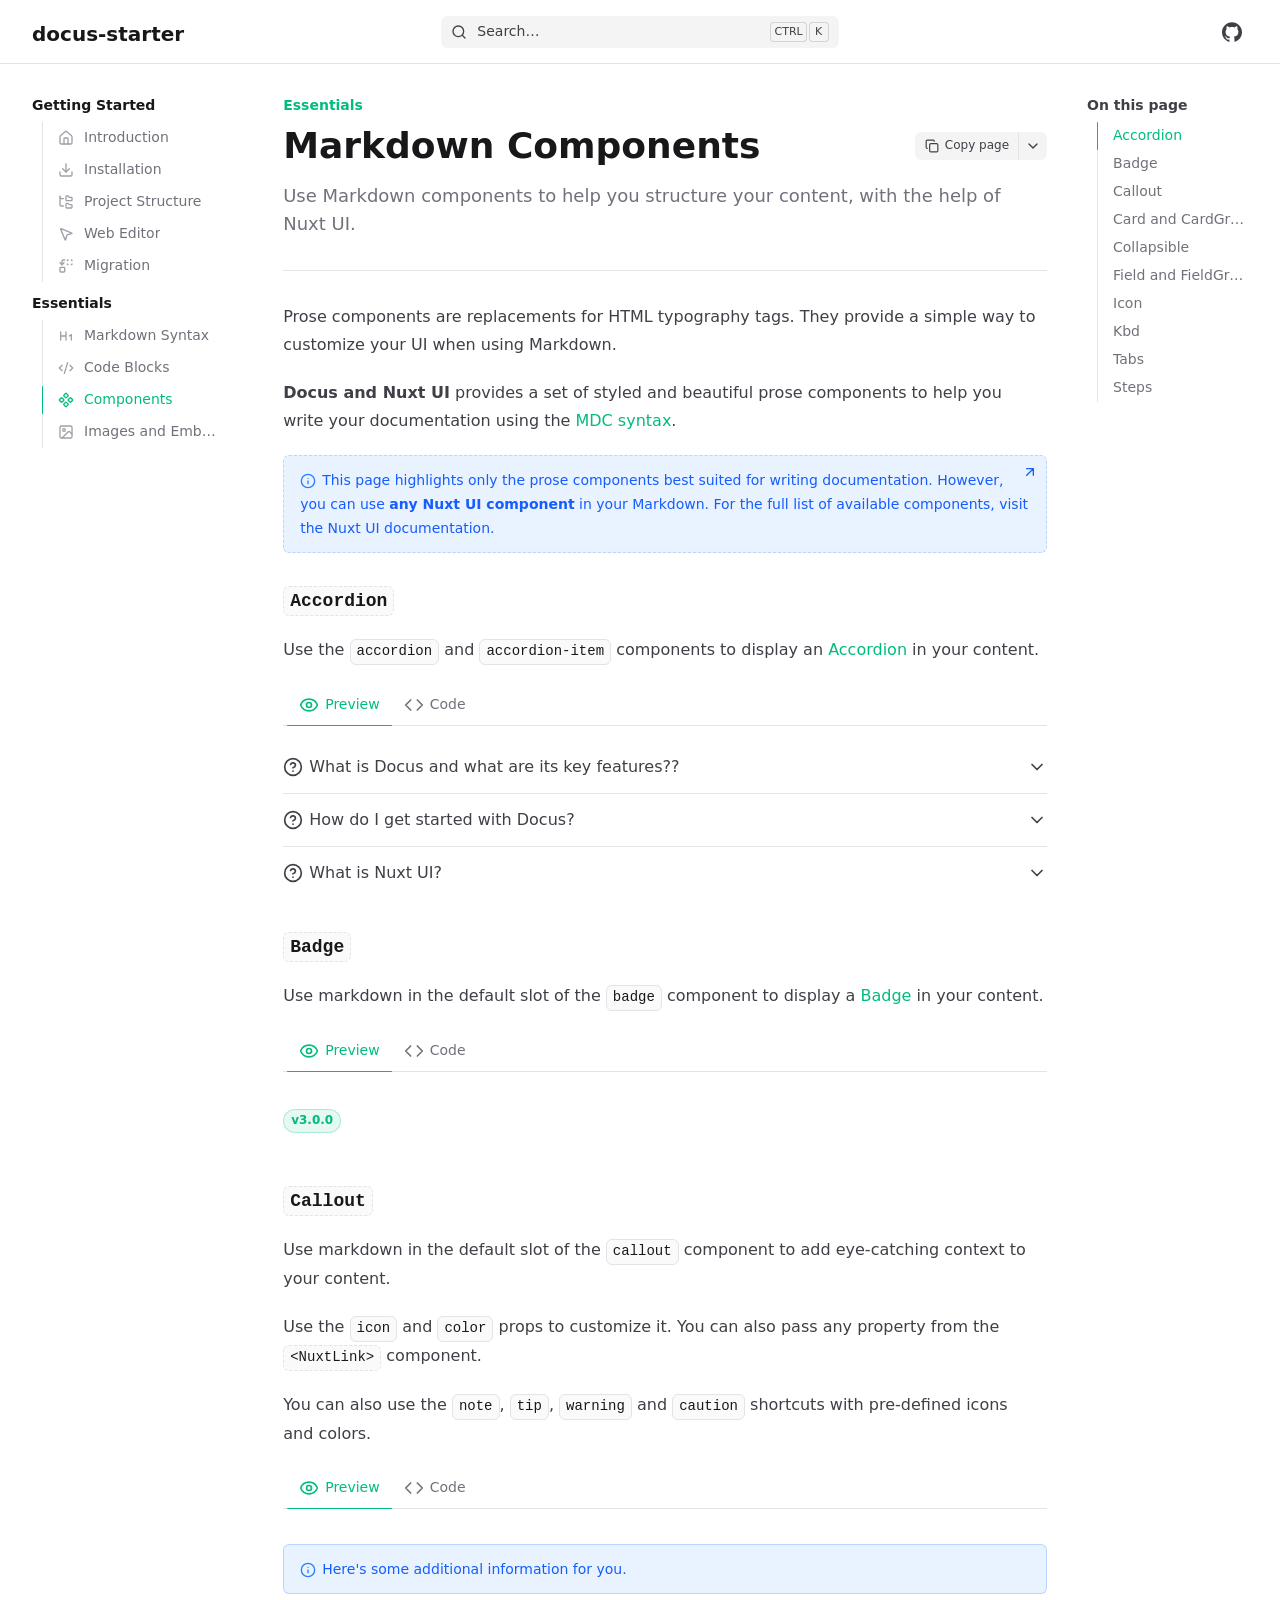
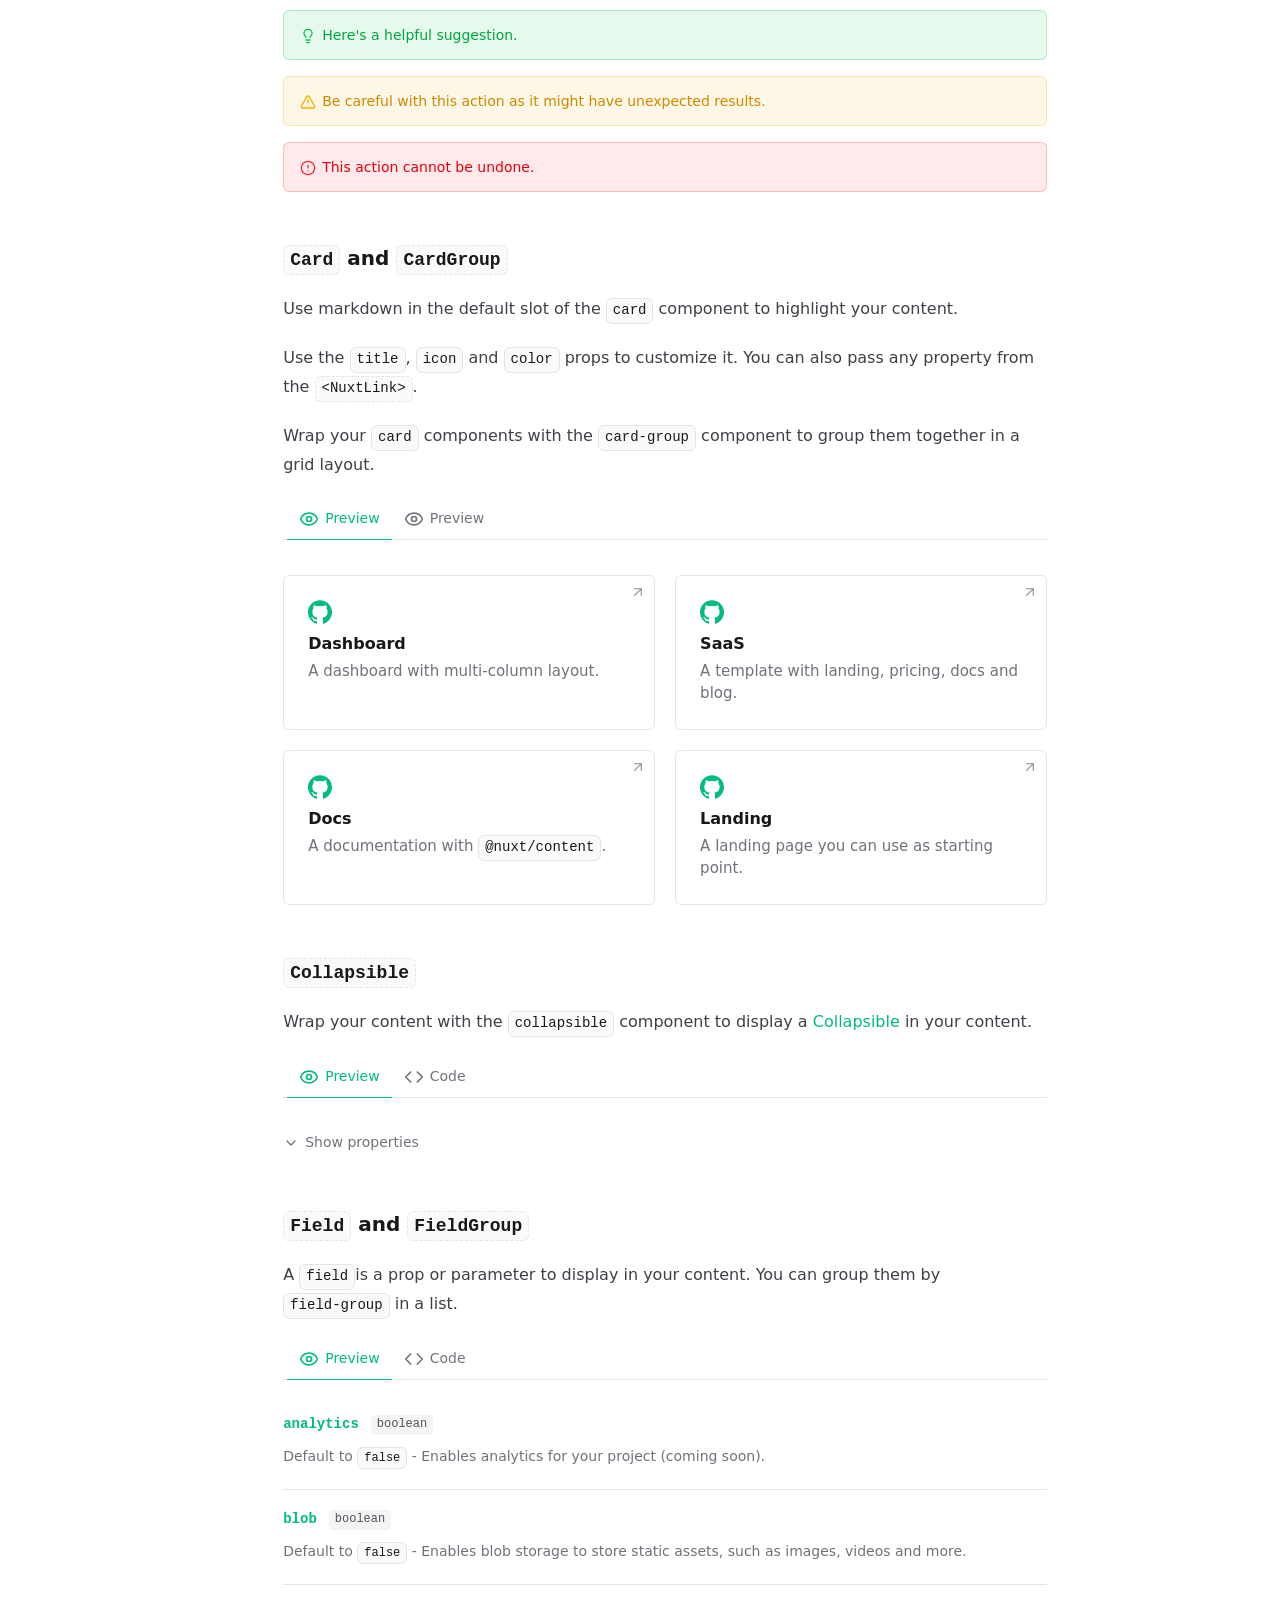
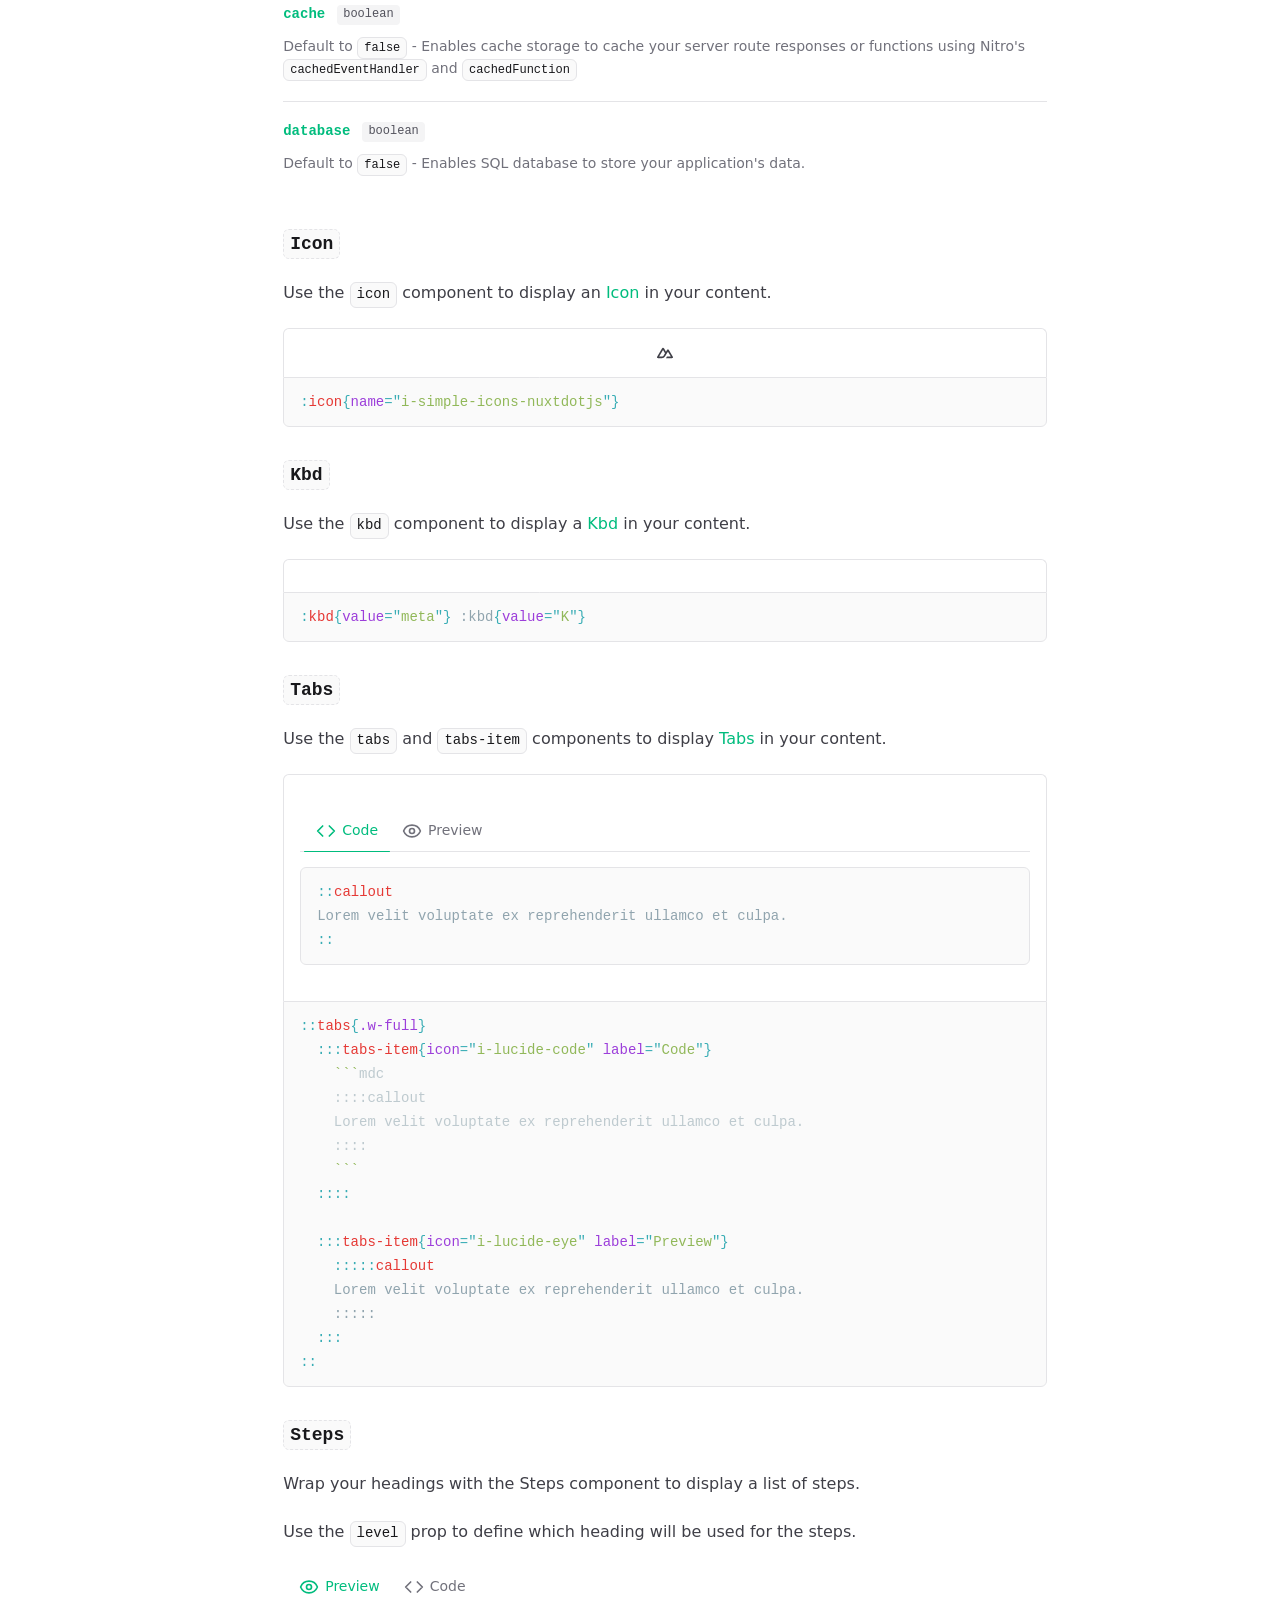
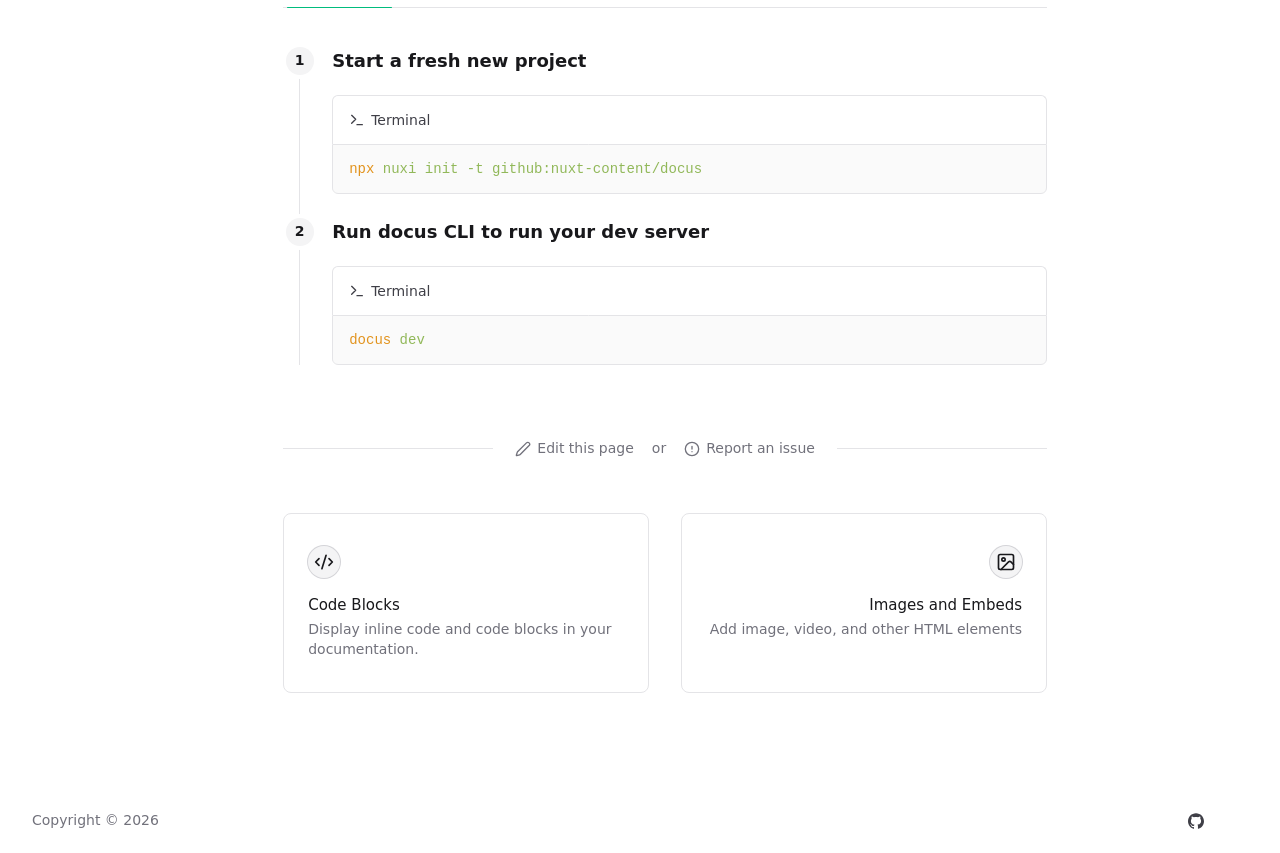
<file: essentials/components.html>
<!DOCTYPE html><html  lang="en" dir="ltr"><head><meta charset="utf-8"><meta name="viewport" content="width=device-width, initial-scale=1"><style id="nuxt-ui-colors">@layer base {
  :root {
  --ui-color-primary-50: var(--color-emerald-50, oklch(97.9% 0.021 166.113));
  --ui-color-primary-100: var(--color-emerald-100, oklch(95% 0.052 163.051));
  --ui-color-primary-200: var(--color-emerald-200, oklch(90.5% 0.093 164.15));
  --ui-color-primary-300: var(--color-emerald-300, oklch(84.5% 0.143 164.978));
  --ui-color-primary-400: var(--color-emerald-400, oklch(76.5% 0.177 163.223));
  --ui-color-primary-500: var(--color-emerald-500, oklch(69.6% 0.17 162.48));
  --ui-color-primary-600: var(--color-emerald-600, oklch(59.6% 0.145 163.225));
  --ui-color-primary-700: var(--color-emerald-700, oklch(50.8% 0.118 165.612));
  --ui-color-primary-800: var(--color-emerald-800, oklch(43.2% 0.095 166.913));
  --ui-color-primary-900: var(--color-emerald-900, oklch(37.8% 0.077 168.94));
  --ui-color-primary-950: var(--color-emerald-950, oklch(26.2% 0.051 172.552));
  --ui-color-secondary-50: var(--color-blue-50, oklch(97% 0.014 254.604));
  --ui-color-secondary-100: var(--color-blue-100, oklch(93.2% 0.032 255.585));
  --ui-color-secondary-200: var(--color-blue-200, oklch(88.2% 0.059 254.128));
  --ui-color-secondary-300: var(--color-blue-300, oklch(80.9% 0.105 251.813));
  --ui-color-secondary-400: var(--color-blue-400, oklch(70.7% 0.165 254.624));
  --ui-color-secondary-500: var(--color-blue-500, oklch(62.3% 0.214 259.815));
  --ui-color-secondary-600: var(--color-blue-600, oklch(54.6% 0.245 262.881));
  --ui-color-secondary-700: var(--color-blue-700, oklch(48.8% 0.243 264.376));
  --ui-color-secondary-800: var(--color-blue-800, oklch(42.4% 0.199 265.638));
  --ui-color-secondary-900: var(--color-blue-900, oklch(37.9% 0.146 265.522));
  --ui-color-secondary-950: var(--color-blue-950, oklch(28.2% 0.091 267.935));
  --ui-color-success-50: var(--color-green-50, oklch(98.2% 0.018 155.826));
  --ui-color-success-100: var(--color-green-100, oklch(96.2% 0.044 156.743));
  --ui-color-success-200: var(--color-green-200, oklch(92.5% 0.084 155.995));
  --ui-color-success-300: var(--color-green-300, oklch(87.1% 0.15 154.449));
  --ui-color-success-400: var(--color-green-400, oklch(79.2% 0.209 151.711));
  --ui-color-success-500: var(--color-green-500, oklch(72.3% 0.219 149.579));
  --ui-color-success-600: var(--color-green-600, oklch(62.7% 0.194 149.214));
  --ui-color-success-700: var(--color-green-700, oklch(52.7% 0.154 150.069));
  --ui-color-success-800: var(--color-green-800, oklch(44.8% 0.119 151.328));
  --ui-color-success-900: var(--color-green-900, oklch(39.3% 0.095 152.535));
  --ui-color-success-950: var(--color-green-950, oklch(26.6% 0.065 152.934));
  --ui-color-info-50: var(--color-blue-50, oklch(97% 0.014 254.604));
  --ui-color-info-100: var(--color-blue-100, oklch(93.2% 0.032 255.585));
  --ui-color-info-200: var(--color-blue-200, oklch(88.2% 0.059 254.128));
  --ui-color-info-300: var(--color-blue-300, oklch(80.9% 0.105 251.813));
  --ui-color-info-400: var(--color-blue-400, oklch(70.7% 0.165 254.624));
  --ui-color-info-500: var(--color-blue-500, oklch(62.3% 0.214 259.815));
  --ui-color-info-600: var(--color-blue-600, oklch(54.6% 0.245 262.881));
  --ui-color-info-700: var(--color-blue-700, oklch(48.8% 0.243 264.376));
  --ui-color-info-800: var(--color-blue-800, oklch(42.4% 0.199 265.638));
  --ui-color-info-900: var(--color-blue-900, oklch(37.9% 0.146 265.522));
  --ui-color-info-950: var(--color-blue-950, oklch(28.2% 0.091 267.935));
  --ui-color-warning-50: var(--color-yellow-50, oklch(98.7% 0.026 102.212));
  --ui-color-warning-100: var(--color-yellow-100, oklch(97.3% 0.071 103.193));
  --ui-color-warning-200: var(--color-yellow-200, oklch(94.5% 0.129 101.54));
  --ui-color-warning-300: var(--color-yellow-300, oklch(90.5% 0.182 98.111));
  --ui-color-warning-400: var(--color-yellow-400, oklch(85.2% 0.199 91.936));
  --ui-color-warning-500: var(--color-yellow-500, oklch(79.5% 0.184 86.047));
  --ui-color-warning-600: var(--color-yellow-600, oklch(68.1% 0.162 75.834));
  --ui-color-warning-700: var(--color-yellow-700, oklch(55.4% 0.135 66.442));
  --ui-color-warning-800: var(--color-yellow-800, oklch(47.6% 0.114 61.907));
  --ui-color-warning-900: var(--color-yellow-900, oklch(42.1% 0.095 57.708));
  --ui-color-warning-950: var(--color-yellow-950, oklch(28.6% 0.066 53.813));
  --ui-color-error-50: var(--color-red-50, oklch(97.1% 0.013 17.38));
  --ui-color-error-100: var(--color-red-100, oklch(93.6% 0.032 17.717));
  --ui-color-error-200: var(--color-red-200, oklch(88.5% 0.062 18.334));
  --ui-color-error-300: var(--color-red-300, oklch(80.8% 0.114 19.571));
  --ui-color-error-400: var(--color-red-400, oklch(70.4% 0.191 22.216));
  --ui-color-error-500: var(--color-red-500, oklch(63.7% 0.237 25.331));
  --ui-color-error-600: var(--color-red-600, oklch(57.7% 0.245 27.325));
  --ui-color-error-700: var(--color-red-700, oklch(50.5% 0.213 27.518));
  --ui-color-error-800: var(--color-red-800, oklch(44.4% 0.177 26.899));
  --ui-color-error-900: var(--color-red-900, oklch(39.6% 0.141 25.723));
  --ui-color-error-950: var(--color-red-950, oklch(25.8% 0.092 26.042));
  --ui-color-neutral-50: var(--color-zinc-50, oklch(98.5% 0 0));
  --ui-color-neutral-100: var(--color-zinc-100, oklch(96.7% 0.001 286.375));
  --ui-color-neutral-200: var(--color-zinc-200, oklch(92% 0.004 286.32));
  --ui-color-neutral-300: var(--color-zinc-300, oklch(87.1% 0.006 286.286));
  --ui-color-neutral-400: var(--color-zinc-400, oklch(70.5% 0.015 286.067));
  --ui-color-neutral-500: var(--color-zinc-500, oklch(55.2% 0.016 285.938));
  --ui-color-neutral-600: var(--color-zinc-600, oklch(44.2% 0.017 285.786));
  --ui-color-neutral-700: var(--color-zinc-700, oklch(37% 0.013 285.805));
  --ui-color-neutral-800: var(--color-zinc-800, oklch(27.4% 0.006 286.033));
  --ui-color-neutral-900: var(--color-zinc-900, oklch(21% 0.006 285.885));
  --ui-color-neutral-950: var(--color-zinc-950, oklch(14.1% 0.005 285.823));
  }
  :root, .light {
  --ui-primary: var(--ui-color-primary-500);
  --ui-secondary: var(--ui-color-secondary-500);
  --ui-success: var(--ui-color-success-500);
  --ui-info: var(--ui-color-info-500);
  --ui-warning: var(--ui-color-warning-500);
  --ui-error: var(--ui-color-error-500);
  }
  .dark {
  --ui-primary: var(--ui-color-primary-400);
  --ui-secondary: var(--ui-color-secondary-400);
  --ui-success: var(--ui-color-success-400);
  --ui-info: var(--ui-color-info-400);
  --ui-warning: var(--ui-color-warning-400);
  --ui-error: var(--ui-color-error-400);
  }
}</style><title>Markdown Components - docus-starter</title><style>/*! tailwindcss v4.1.16 | MIT License | https://tailwindcss.com */.shiki span.line{display:block}.shiki span.line.highlight{background-color:var(--ui-bg-accented);margin:0 -16px;padding:0 16px}@supports (color:color-mix(in lab,red,red)){.shiki span.line.highlight{background-color:color-mix(in oklab,var(--ui-bg-accented)50%,transparent)}}</style><link rel="stylesheet" href="/_nuxt/entry.C1x1YM2v.css" crossorigin><style>@layer components {:where(.i-lucide\:alert-circle){display:inline-block;width:1em;height:1em;background-color:currentColor;-webkit-mask-image:var(--svg);mask-image:var(--svg);-webkit-mask-repeat:no-repeat;mask-repeat:no-repeat;-webkit-mask-size:100% 100%;mask-size:100% 100%;--svg:url("data:image/svg+xml,%3Csvg xmlns='http://www.w3.org/2000/svg' viewBox='0 0 24 24' width='24' height='24'%3E%3Cg fill='none' stroke='black' stroke-linecap='round' stroke-linejoin='round' stroke-width='2'%3E%3Ccircle cx='12' cy='12' r='10'/%3E%3Cpath d='M12 8v4m0 4h.01'/%3E%3C/g%3E%3C/svg%3E")}:where(.i-lucide\:arrow-up-right){display:inline-block;width:1em;height:1em;background-color:currentColor;-webkit-mask-image:var(--svg);mask-image:var(--svg);-webkit-mask-repeat:no-repeat;mask-repeat:no-repeat;-webkit-mask-size:100% 100%;mask-size:100% 100%;--svg:url("data:image/svg+xml,%3Csvg xmlns='http://www.w3.org/2000/svg' viewBox='0 0 24 24' width='24' height='24'%3E%3Cpath fill='none' stroke='black' stroke-linecap='round' stroke-linejoin='round' stroke-width='2' d='M7 7h10v10M7 17L17 7'/%3E%3C/svg%3E")}:where(.i-lucide\:chevron-down){display:inline-block;width:1em;height:1em;background-color:currentColor;-webkit-mask-image:var(--svg);mask-image:var(--svg);-webkit-mask-repeat:no-repeat;mask-repeat:no-repeat;-webkit-mask-size:100% 100%;mask-size:100% 100%;--svg:url("data:image/svg+xml,%3Csvg xmlns='http://www.w3.org/2000/svg' viewBox='0 0 24 24' width='24' height='24'%3E%3Cpath fill='none' stroke='black' stroke-linecap='round' stroke-linejoin='round' stroke-width='2' d='m6 9l6 6l6-6'/%3E%3C/svg%3E")}:where(.i-lucide\:circle-alert){display:inline-block;width:1em;height:1em;background-color:currentColor;-webkit-mask-image:var(--svg);mask-image:var(--svg);-webkit-mask-repeat:no-repeat;mask-repeat:no-repeat;-webkit-mask-size:100% 100%;mask-size:100% 100%;--svg:url("data:image/svg+xml,%3Csvg xmlns='http://www.w3.org/2000/svg' viewBox='0 0 24 24' width='24' height='24'%3E%3Cg fill='none' stroke='black' stroke-linecap='round' stroke-linejoin='round' stroke-width='2'%3E%3Ccircle cx='12' cy='12' r='10'/%3E%3Cpath d='M12 8v4m0 4h.01'/%3E%3C/g%3E%3C/svg%3E")}:where(.i-lucide\:circle-help){display:inline-block;width:1em;height:1em;background-color:currentColor;-webkit-mask-image:var(--svg);mask-image:var(--svg);-webkit-mask-repeat:no-repeat;mask-repeat:no-repeat;-webkit-mask-size:100% 100%;mask-size:100% 100%;--svg:url("data:image/svg+xml,%3Csvg xmlns='http://www.w3.org/2000/svg' viewBox='0 0 24 24' width='24' height='24'%3E%3Cg fill='none' stroke='black' stroke-linecap='round' stroke-linejoin='round' stroke-width='2'%3E%3Ccircle cx='12' cy='12' r='10'/%3E%3Cpath d='M9.09 9a3 3 0 0 1 5.83 1c0 2-3 3-3 3m.08 4h.01'/%3E%3C/g%3E%3C/svg%3E")}:where(.i-lucide\:code){display:inline-block;width:1em;height:1em;background-color:currentColor;-webkit-mask-image:var(--svg);mask-image:var(--svg);-webkit-mask-repeat:no-repeat;mask-repeat:no-repeat;-webkit-mask-size:100% 100%;mask-size:100% 100%;--svg:url("data:image/svg+xml,%3Csvg xmlns='http://www.w3.org/2000/svg' viewBox='0 0 24 24' width='24' height='24'%3E%3Cpath fill='none' stroke='black' stroke-linecap='round' stroke-linejoin='round' stroke-width='2' d='m16 18l6-6l-6-6M8 6l-6 6l6 6'/%3E%3C/svg%3E")}:where(.i-lucide\:code-xml){display:inline-block;width:1em;height:1em;background-color:currentColor;-webkit-mask-image:var(--svg);mask-image:var(--svg);-webkit-mask-repeat:no-repeat;mask-repeat:no-repeat;-webkit-mask-size:100% 100%;mask-size:100% 100%;--svg:url("data:image/svg+xml,%3Csvg xmlns='http://www.w3.org/2000/svg' viewBox='0 0 24 24' width='24' height='24'%3E%3Cpath fill='none' stroke='black' stroke-linecap='round' stroke-linejoin='round' stroke-width='2' d='m18 16l4-4l-4-4M6 8l-4 4l4 4m8.5-12l-5 16'/%3E%3C/svg%3E")}:where(.i-lucide\:component){display:inline-block;width:1em;height:1em;background-color:currentColor;-webkit-mask-image:var(--svg);mask-image:var(--svg);-webkit-mask-repeat:no-repeat;mask-repeat:no-repeat;-webkit-mask-size:100% 100%;mask-size:100% 100%;--svg:url("data:image/svg+xml,%3Csvg xmlns='http://www.w3.org/2000/svg' viewBox='0 0 24 24' width='24' height='24'%3E%3Cpath fill='none' stroke='black' stroke-linecap='round' stroke-linejoin='round' stroke-width='2' d='M15.536 11.293a1 1 0 0 0 0 1.414l2.376 2.377a1 1 0 0 0 1.414 0l2.377-2.377a1 1 0 0 0 0-1.414l-2.377-2.377a1 1 0 0 0-1.414 0zm-13.239 0a1 1 0 0 0 0 1.414l2.377 2.377a1 1 0 0 0 1.414 0l2.377-2.377a1 1 0 0 0 0-1.414L6.088 8.916a1 1 0 0 0-1.414 0zm6.619 6.619a1 1 0 0 0 0 1.415l2.377 2.376a1 1 0 0 0 1.414 0l2.377-2.376a1 1 0 0 0 0-1.415l-2.377-2.376a1 1 0 0 0-1.414 0zm0-13.238a1 1 0 0 0 0 1.414l2.377 2.376a1 1 0 0 0 1.414 0l2.377-2.376a1 1 0 0 0 0-1.414l-2.377-2.377a1 1 0 0 0-1.414 0z'/%3E%3C/svg%3E")}:where(.i-lucide\:copy){display:inline-block;width:1em;height:1em;background-color:currentColor;-webkit-mask-image:var(--svg);mask-image:var(--svg);-webkit-mask-repeat:no-repeat;mask-repeat:no-repeat;-webkit-mask-size:100% 100%;mask-size:100% 100%;--svg:url("data:image/svg+xml,%3Csvg xmlns='http://www.w3.org/2000/svg' viewBox='0 0 24 24' width='24' height='24'%3E%3Cg fill='none' stroke='black' stroke-linecap='round' stroke-linejoin='round' stroke-width='2'%3E%3Crect width='14' height='14' x='8' y='8' rx='2' ry='2'/%3E%3Cpath d='M4 16c-1.1 0-2-.9-2-2V4c0-1.1.9-2 2-2h10c1.1 0 2 .9 2 2'/%3E%3C/g%3E%3C/svg%3E")}:where(.i-lucide\:download){display:inline-block;width:1em;height:1em;background-color:currentColor;-webkit-mask-image:var(--svg);mask-image:var(--svg);-webkit-mask-repeat:no-repeat;mask-repeat:no-repeat;-webkit-mask-size:100% 100%;mask-size:100% 100%;--svg:url("data:image/svg+xml,%3Csvg xmlns='http://www.w3.org/2000/svg' viewBox='0 0 24 24' width='24' height='24'%3E%3Cg fill='none' stroke='black' stroke-linecap='round' stroke-linejoin='round' stroke-width='2'%3E%3Cpath d='M12 15V3m9 12v4a2 2 0 0 1-2 2H5a2 2 0 0 1-2-2v-4'/%3E%3Cpath d='m7 10l5 5l5-5'/%3E%3C/g%3E%3C/svg%3E")}:where(.i-lucide\:eye){display:inline-block;width:1em;height:1em;background-color:currentColor;-webkit-mask-image:var(--svg);mask-image:var(--svg);-webkit-mask-repeat:no-repeat;mask-repeat:no-repeat;-webkit-mask-size:100% 100%;mask-size:100% 100%;--svg:url("data:image/svg+xml,%3Csvg xmlns='http://www.w3.org/2000/svg' viewBox='0 0 24 24' width='24' height='24'%3E%3Cg fill='none' stroke='black' stroke-linecap='round' stroke-linejoin='round' stroke-width='2'%3E%3Cpath d='M2.062 12.348a1 1 0 0 1 0-.696a10.75 10.75 0 0 1 19.876 0a1 1 0 0 1 0 .696a10.75 10.75 0 0 1-19.876 0'/%3E%3Ccircle cx='12' cy='12' r='3'/%3E%3C/g%3E%3C/svg%3E")}:where(.i-lucide\:folder-tree){display:inline-block;width:1em;height:1em;background-color:currentColor;-webkit-mask-image:var(--svg);mask-image:var(--svg);-webkit-mask-repeat:no-repeat;mask-repeat:no-repeat;-webkit-mask-size:100% 100%;mask-size:100% 100%;--svg:url("data:image/svg+xml,%3Csvg xmlns='http://www.w3.org/2000/svg' viewBox='0 0 24 24' width='24' height='24'%3E%3Cg fill='none' stroke='black' stroke-linecap='round' stroke-linejoin='round' stroke-width='2'%3E%3Cpath d='M20 10a1 1 0 0 0 1-1V6a1 1 0 0 0-1-1h-2.5a1 1 0 0 1-.8-.4l-.9-1.2A1 1 0 0 0 15 3h-2a1 1 0 0 0-1 1v5a1 1 0 0 0 1 1Zm0 11a1 1 0 0 0 1-1v-3a1 1 0 0 0-1-1h-2.9a1 1 0 0 1-.88-.55l-.42-.85a1 1 0 0 0-.92-.6H13a1 1 0 0 0-1 1v5a1 1 0 0 0 1 1ZM3 5a2 2 0 0 0 2 2h3'/%3E%3Cpath d='M3 3v13a2 2 0 0 0 2 2h3'/%3E%3C/g%3E%3C/svg%3E")}:where(.i-lucide\:hash){display:inline-block;width:1em;height:1em;background-color:currentColor;-webkit-mask-image:var(--svg);mask-image:var(--svg);-webkit-mask-repeat:no-repeat;mask-repeat:no-repeat;-webkit-mask-size:100% 100%;mask-size:100% 100%;--svg:url("data:image/svg+xml,%3Csvg xmlns='http://www.w3.org/2000/svg' viewBox='0 0 24 24' width='24' height='24'%3E%3Cpath fill='none' stroke='black' stroke-linecap='round' stroke-linejoin='round' stroke-width='2' d='M4 9h16M4 15h16M10 3L8 21m8-18l-2 18'/%3E%3C/svg%3E")}:where(.i-lucide\:heading-1){display:inline-block;width:1em;height:1em;background-color:currentColor;-webkit-mask-image:var(--svg);mask-image:var(--svg);-webkit-mask-repeat:no-repeat;mask-repeat:no-repeat;-webkit-mask-size:100% 100%;mask-size:100% 100%;--svg:url("data:image/svg+xml,%3Csvg xmlns='http://www.w3.org/2000/svg' viewBox='0 0 24 24' width='24' height='24'%3E%3Cpath fill='none' stroke='black' stroke-linecap='round' stroke-linejoin='round' stroke-width='2' d='M4 12h8m-8 6V6m8 12V6m5 6l3-2v8'/%3E%3C/svg%3E")}:where(.i-lucide\:house){display:inline-block;width:1em;height:1em;background-color:currentColor;-webkit-mask-image:var(--svg);mask-image:var(--svg);-webkit-mask-repeat:no-repeat;mask-repeat:no-repeat;-webkit-mask-size:100% 100%;mask-size:100% 100%;--svg:url("data:image/svg+xml,%3Csvg xmlns='http://www.w3.org/2000/svg' viewBox='0 0 24 24' width='24' height='24'%3E%3Cg fill='none' stroke='black' stroke-linecap='round' stroke-linejoin='round' stroke-width='2'%3E%3Cpath d='M15 21v-8a1 1 0 0 0-1-1h-4a1 1 0 0 0-1 1v8'/%3E%3Cpath d='M3 10a2 2 0 0 1 .709-1.528l7-6a2 2 0 0 1 2.582 0l7 6A2 2 0 0 1 21 10v9a2 2 0 0 1-2 2H5a2 2 0 0 1-2-2z'/%3E%3C/g%3E%3C/svg%3E")}:where(.i-lucide\:image){display:inline-block;width:1em;height:1em;background-color:currentColor;-webkit-mask-image:var(--svg);mask-image:var(--svg);-webkit-mask-repeat:no-repeat;mask-repeat:no-repeat;-webkit-mask-size:100% 100%;mask-size:100% 100%;--svg:url("data:image/svg+xml,%3Csvg xmlns='http://www.w3.org/2000/svg' viewBox='0 0 24 24' width='24' height='24'%3E%3Cg fill='none' stroke='black' stroke-linecap='round' stroke-linejoin='round' stroke-width='2'%3E%3Crect width='18' height='18' x='3' y='3' rx='2' ry='2'/%3E%3Ccircle cx='9' cy='9' r='2'/%3E%3Cpath d='m21 15l-3.086-3.086a2 2 0 0 0-2.828 0L6 21'/%3E%3C/g%3E%3C/svg%3E")}:where(.i-lucide\:info){display:inline-block;width:1em;height:1em;background-color:currentColor;-webkit-mask-image:var(--svg);mask-image:var(--svg);-webkit-mask-repeat:no-repeat;mask-repeat:no-repeat;-webkit-mask-size:100% 100%;mask-size:100% 100%;--svg:url("data:image/svg+xml,%3Csvg xmlns='http://www.w3.org/2000/svg' viewBox='0 0 24 24' width='24' height='24'%3E%3Cg fill='none' stroke='black' stroke-linecap='round' stroke-linejoin='round' stroke-width='2'%3E%3Ccircle cx='12' cy='12' r='10'/%3E%3Cpath d='M12 16v-4m0-4h.01'/%3E%3C/g%3E%3C/svg%3E")}:where(.i-lucide\:lightbulb){display:inline-block;width:1em;height:1em;background-color:currentColor;-webkit-mask-image:var(--svg);mask-image:var(--svg);-webkit-mask-repeat:no-repeat;mask-repeat:no-repeat;-webkit-mask-size:100% 100%;mask-size:100% 100%;--svg:url("data:image/svg+xml,%3Csvg xmlns='http://www.w3.org/2000/svg' viewBox='0 0 24 24' width='24' height='24'%3E%3Cpath fill='none' stroke='black' stroke-linecap='round' stroke-linejoin='round' stroke-width='2' d='M15 14c.2-1 .7-1.7 1.5-2.5c1-.9 1.5-2.2 1.5-3.5A6 6 0 0 0 6 8c0 1 .2 2.2 1.5 3.5c.7.7 1.3 1.5 1.5 2.5m0 4h6m-5 4h4'/%3E%3C/svg%3E")}:where(.i-lucide\:mouse-pointer-2){display:inline-block;width:1em;height:1em;background-color:currentColor;-webkit-mask-image:var(--svg);mask-image:var(--svg);-webkit-mask-repeat:no-repeat;mask-repeat:no-repeat;-webkit-mask-size:100% 100%;mask-size:100% 100%;--svg:url("data:image/svg+xml,%3Csvg xmlns='http://www.w3.org/2000/svg' viewBox='0 0 24 24' width='24' height='24'%3E%3Cpath fill='none' stroke='black' stroke-linecap='round' stroke-linejoin='round' stroke-width='2' d='M4.037 4.688a.495.495 0 0 1 .651-.651l16 6.5a.5.5 0 0 1-.063.947l-6.124 1.58a2 2 0 0 0-1.438 1.435l-1.579 6.126a.5.5 0 0 1-.947.063z'/%3E%3C/svg%3E")}:where(.i-lucide\:pen){display:inline-block;width:1em;height:1em;background-color:currentColor;-webkit-mask-image:var(--svg);mask-image:var(--svg);-webkit-mask-repeat:no-repeat;mask-repeat:no-repeat;-webkit-mask-size:100% 100%;mask-size:100% 100%;--svg:url("data:image/svg+xml,%3Csvg xmlns='http://www.w3.org/2000/svg' viewBox='0 0 24 24' width='24' height='24'%3E%3Cpath fill='none' stroke='black' stroke-linecap='round' stroke-linejoin='round' stroke-width='2' d='M21.174 6.812a1 1 0 0 0-3.986-3.987L3.842 16.174a2 2 0 0 0-.5.83l-1.321 4.352a.5.5 0 0 0 .623.622l4.353-1.32a2 2 0 0 0 .83-.497z'/%3E%3C/svg%3E")}:where(.i-lucide\:replace){display:inline-block;width:1em;height:1em;background-color:currentColor;-webkit-mask-image:var(--svg);mask-image:var(--svg);-webkit-mask-repeat:no-repeat;mask-repeat:no-repeat;-webkit-mask-size:100% 100%;mask-size:100% 100%;--svg:url("data:image/svg+xml,%3Csvg xmlns='http://www.w3.org/2000/svg' viewBox='0 0 24 24' width='24' height='24'%3E%3Cg fill='none' stroke='black' stroke-linecap='round' stroke-linejoin='round' stroke-width='2'%3E%3Cpath d='M14 4a1 1 0 0 1 1-1m0 7a1 1 0 0 1-1-1m7-5a1 1 0 0 0-1-1m1 6a1 1 0 0 1-1 1M3 7l3 3l3-3'/%3E%3Cpath d='M6 10V5a2 2 0 0 1 2-2h2'/%3E%3Crect width='7' height='7' x='3' y='14' rx='1'/%3E%3C/g%3E%3C/svg%3E")}:where(.i-lucide\:search){display:inline-block;width:1em;height:1em;background-color:currentColor;-webkit-mask-image:var(--svg);mask-image:var(--svg);-webkit-mask-repeat:no-repeat;mask-repeat:no-repeat;-webkit-mask-size:100% 100%;mask-size:100% 100%;--svg:url("data:image/svg+xml,%3Csvg xmlns='http://www.w3.org/2000/svg' viewBox='0 0 24 24' width='24' height='24'%3E%3Cg fill='none' stroke='black' stroke-linecap='round' stroke-linejoin='round' stroke-width='2'%3E%3Cpath d='m21 21l-4.34-4.34'/%3E%3Ccircle cx='11' cy='11' r='8'/%3E%3C/g%3E%3C/svg%3E")}:where(.i-lucide\:terminal){display:inline-block;width:1em;height:1em;background-color:currentColor;-webkit-mask-image:var(--svg);mask-image:var(--svg);-webkit-mask-repeat:no-repeat;mask-repeat:no-repeat;-webkit-mask-size:100% 100%;mask-size:100% 100%;--svg:url("data:image/svg+xml,%3Csvg xmlns='http://www.w3.org/2000/svg' viewBox='0 0 24 24' width='24' height='24'%3E%3Cpath fill='none' stroke='black' stroke-linecap='round' stroke-linejoin='round' stroke-width='2' d='M12 19h8M4 17l6-6l-6-6'/%3E%3C/svg%3E")}:where(.i-lucide\:triangle-alert){display:inline-block;width:1em;height:1em;background-color:currentColor;-webkit-mask-image:var(--svg);mask-image:var(--svg);-webkit-mask-repeat:no-repeat;mask-repeat:no-repeat;-webkit-mask-size:100% 100%;mask-size:100% 100%;--svg:url("data:image/svg+xml,%3Csvg xmlns='http://www.w3.org/2000/svg' viewBox='0 0 24 24' width='24' height='24'%3E%3Cpath fill='none' stroke='black' stroke-linecap='round' stroke-linejoin='round' stroke-width='2' d='m21.73 18l-8-14a2 2 0 0 0-3.48 0l-8 14A2 2 0 0 0 4 21h16a2 2 0 0 0 1.73-3M12 9v4m0 4h.01'/%3E%3C/svg%3E")}:where(.i-simple-icons\:github){display:inline-block;width:1em;height:1em;background-color:currentColor;-webkit-mask-image:var(--svg);mask-image:var(--svg);-webkit-mask-repeat:no-repeat;mask-repeat:no-repeat;-webkit-mask-size:100% 100%;mask-size:100% 100%;--svg:url("data:image/svg+xml,%3Csvg xmlns='http://www.w3.org/2000/svg' viewBox='0 0 24 24' width='24' height='24'%3E%3Cpath fill='black' d='M12 .297c-6.63 0-12 5.373-12 12c0 5.303 3.438 9.8 8.205 11.385c.6.113.82-.258.82-.577c0-.285-.01-1.04-.015-2.04c-3.338.724-4.042-1.61-4.042-1.61C4.422 18.07 3.633 17.7 3.633 17.7c-1.087-.744.084-.729.084-.729c1.205.084 1.838 1.236 1.838 1.236c1.07 1.835 2.809 1.305 3.495.998c.108-.776.417-1.305.76-1.605c-2.665-.3-5.466-1.332-5.466-5.93c0-1.31.465-2.38 1.235-3.22c-.135-.303-.54-1.523.105-3.176c0 0 1.005-.322 3.3 1.23c.96-.267 1.98-.399 3-.405c1.02.006 2.04.138 3 .405c2.28-1.552 3.285-1.23 3.285-1.23c.645 1.653.24 2.873.12 3.176c.765.84 1.23 1.91 1.23 3.22c0 4.61-2.805 5.625-5.475 5.92c.42.36.81 1.096.81 2.22c0 1.606-.015 2.896-.015 3.286c0 .315.21.69.825.57C20.565 22.092 24 17.592 24 12.297c0-6.627-5.373-12-12-12'/%3E%3C/svg%3E")}:where(.i-simple-icons\:nuxtdotjs){display:inline-block;width:1em;height:1em;background-color:currentColor;-webkit-mask-image:var(--svg);mask-image:var(--svg);-webkit-mask-repeat:no-repeat;mask-repeat:no-repeat;-webkit-mask-size:100% 100%;mask-size:100% 100%;--svg:url("data:image/svg+xml,%3Csvg xmlns='http://www.w3.org/2000/svg' viewBox='0 0 24 24' width='24' height='24'%3E%3Cpath fill='black' d='M13.464 19.83h8.922c.283 0 .562-.073.807-.21a1.6 1.6 0 0 0 .591-.574a1.53 1.53 0 0 0 .216-.783a1.53 1.53 0 0 0-.217-.782L17.792 7.414a1.6 1.6 0 0 0-.591-.573a1.65 1.65 0 0 0-.807-.21c-.283 0-.562.073-.807.21a1.6 1.6 0 0 0-.59.573L13.463 9.99L10.47 4.953a1.6 1.6 0 0 0-.591-.573a1.65 1.65 0 0 0-.807-.21c-.284 0-.562.073-.807.21a1.6 1.6 0 0 0-.591.573L.216 17.481a1.53 1.53 0 0 0-.217.782c0 .275.074.545.216.783a1.6 1.6 0 0 0 .59.574c.246.137.525.21.808.21h5.6c2.22 0 3.856-.946 4.982-2.79l2.733-4.593l1.464-2.457l4.395 7.382h-5.859Zm-6.341-2.46l-3.908-.002l5.858-9.842l2.923 4.921l-1.957 3.29c-.748 1.196-1.597 1.632-2.916 1.632'/%3E%3C/svg%3E")}}</style><link rel="preload" as="fetch" crossorigin="anonymous" href="/essentials/components/_payload.json?acfdc149-55c9-40d0-8e88-8155cd105113"><link rel="modulepreload" as="script" crossorigin href="/_nuxt/BKq391Ct.js"><link rel="modulepreload" as="script" crossorigin href="/_nuxt/D9ZP_QAO.js"><link rel="modulepreload" as="script" crossorigin href="/_nuxt/Cg3qZu-f.js"><link rel="modulepreload" as="script" crossorigin href="/_nuxt/CjP1UmBn.js"><link rel="modulepreload" as="script" crossorigin href="/_nuxt/C7_io6cx.js"><link rel="modulepreload" as="script" crossorigin href="/_nuxt/DNbKBwLa.js"><link rel="modulepreload" as="script" crossorigin href="/_nuxt/BN_7HF1G.js"><link rel="modulepreload" as="script" crossorigin href="/_nuxt/B8STsLed.js"><link rel="modulepreload" as="script" crossorigin href="/_nuxt/ztuDAuIs.js"><link rel="modulepreload" as="script" crossorigin href="/_nuxt/B0pmQD8O.js"><link rel="modulepreload" as="script" crossorigin href="/_nuxt/Bzb0MaCo.js"><link rel="modulepreload" as="script" crossorigin href="/_nuxt/BzB9lEJL.js"><link rel="modulepreload" as="script" crossorigin href="/_nuxt/DSoXN6c1.js"><link rel="modulepreload" as="script" crossorigin href="/_nuxt/CrebF2rA.js"><link rel="modulepreload" as="script" crossorigin href="/_nuxt/DLSu3qRu.js"><link rel="modulepreload" as="script" crossorigin href="/_nuxt/CdAmkWK4.js"><link rel="modulepreload" as="script" crossorigin href="/_nuxt/DlemaNwb.js"><link rel="modulepreload" as="script" crossorigin href="/_nuxt/CNeTKJeQ.js"><link rel="modulepreload" as="script" crossorigin href="/_nuxt/CdORdUuz.js"><link rel="modulepreload" as="script" crossorigin href="/_nuxt/Co-5CJEp.js"><link rel="modulepreload" as="script" crossorigin href="/_nuxt/BIgdSfxA.js"><link rel="modulepreload" as="script" crossorigin href="/_nuxt/Bi2HqXNg.js"><link rel="modulepreload" as="script" crossorigin href="/_nuxt/DskcHQ9Y.js"><link rel="modulepreload" as="script" crossorigin href="/_nuxt/pVPy8TTk.js"><link rel="modulepreload" as="script" crossorigin href="/_nuxt/CP8gxTSw.js"><link rel="modulepreload" as="script" crossorigin href="/_nuxt/BQUhTrGN.js"><link rel="modulepreload" as="script" crossorigin href="/_nuxt/BQEn4ijG.js"><link rel="modulepreload" as="script" crossorigin href="/_nuxt/CZS6XULi.js"><link rel="modulepreload" as="script" crossorigin href="/_nuxt/D2RHHLbL.js"><link rel="modulepreload" as="script" crossorigin href="/_nuxt/fqSXwe8D.js"><link rel="modulepreload" as="script" crossorigin href="/_nuxt/DCPqcKVN.js"><link rel="modulepreload" as="script" crossorigin href="/_nuxt/Df5sSdI2.js"><link rel="modulepreload" as="script" crossorigin href="/_nuxt/DNDe38k7.js"><link rel="modulepreload" as="script" crossorigin href="/_nuxt/CN2tgxfZ.js"><link rel="modulepreload" as="script" crossorigin href="/_nuxt/qIWVzV5r.js"><link rel="modulepreload" as="script" crossorigin href="/_nuxt/_4kMApgX.js"><link rel="modulepreload" as="script" crossorigin href="/_nuxt/nLu6RB4H.js"><link rel="modulepreload" as="script" crossorigin href="/_nuxt/UYZazT3d.js"><link rel="modulepreload" as="script" crossorigin href="/_nuxt/S-KCcBoh.js"><link rel="modulepreload" as="script" crossorigin href="/_nuxt/DVrFf_qq.js"><link rel="modulepreload" as="script" crossorigin href="/_nuxt/CbflDXS7.js"><link rel="modulepreload" as="script" crossorigin href="/_nuxt/DYg6eDtw.js"><link rel="preload" as="fetch" fetchpriority="low" crossorigin="anonymous" href="/_nuxt/builds/meta/acfdc149-55c9-40d0-8e88-8155cd105113.json"><meta property="og:image" content="/__og-image__/static/essentials/components/og.png"><meta property="og:image:type" content="image/png"><meta name="twitter:card" content="summary_large_image"><meta name="twitter:image" content="/__og-image__/static/essentials/components/og.png"><meta name="twitter:image:src" content="/__og-image__/static/essentials/components/og.png"><meta property="og:image:width" content="1200"><meta name="twitter:image:width" content="1200"><meta property="og:image:height" content="600"><meta name="twitter:image:height" content="600"><meta name="robots" content="index, follow, max-image-preview:large, max-snippet:-1, max-video-preview:-1"><link rel="icon" href="/favicon.ico"><meta name="description" content="Use Markdown components to help you structure your content, with the help of Nuxt UI."><meta property="og:site_name" content="docus-starter"><meta property="og:title" content="Markdown Components"><meta property="og:description" content="Use Markdown components to help you structure your content, with the help of Nuxt UI."><script type="module" src="/_nuxt/BKq391Ct.js" crossorigin></script><script>"use strict";(()=>{const t=window,e=document.documentElement,c=["dark","light"],n=getStorageValue("localStorage","nuxt-color-mode")||"system";let i=n==="system"?u():n;const r=e.getAttribute("data-color-mode-forced");r&&(i=r),l(i),t["__NUXT_COLOR_MODE__"]={preference:n,value:i,getColorScheme:u,addColorScheme:l,removeColorScheme:d};function l(o){const s=""+o+"",a="";e.classList?e.classList.add(s):e.className+=" "+s,a&&e.setAttribute("data-"+a,o)}function d(o){const s=""+o+"",a="";e.classList?e.classList.remove(s):e.className=e.className.replace(new RegExp(s,"g"),""),a&&e.removeAttribute("data-"+a)}function f(o){return t.matchMedia("(prefers-color-scheme"+o+")")}function u(){if(t.matchMedia&&f("").media!=="not all"){for(const o of c)if(f(":"+o).matches)return o}return"light"}})();function getStorageValue(t,e){switch(t){case"localStorage":return window.localStorage.getItem(e);case"sessionStorage":return window.sessionStorage.getItem(e);case"cookie":return getCookie(e);default:return null}}function getCookie(t){const c=("; "+window.document.cookie).split("; "+t+"=");if(c.length===2)return c.pop()?.split(";").shift()}</script></head><body><div id="__nuxt" class="isolate"><!--[--><!--[--><!--[--><!--[--><!--[--><div class="nuxt-loading-indicator" style="position:fixed;top:0;right:0;left:0;pointer-events:none;width:auto;height:3px;opacity:0;background:var(--ui-primary);background-size:0% auto;transform:scaleX(0%);transform-origin:left;transition:transform 0.1s, height 0.4s, opacity 0.4s;z-index:999999;"></div><!--[--><!----><!----><!----><header class="bg-default/75 backdrop-blur border-b border-default h-(--ui-header-height) sticky top-0 z-50"><!--[--><!--]--><div class="w-full max-w-(--ui-container) mx-auto px-4 sm:px-6 lg:px-8 flex items-center justify-between gap-3 h-full"><!--[--><div class="lg:flex-1 flex items-center gap-1.5"><!----><!--[--><a href="/" aria-label="docus-starter" class="focus-visible:outline-primary hover:text-default transition-colors shrink-0 font-bold text-xl text-highlighted flex items-end gap-1.5"><!--[--><!--[--><!--[--><span class="h-6 w-auto shrink-0">docus-starter</span><!--]--><!--]--><!--]--></a><!--]--></div><div class="hidden lg:flex flex-1"><!--[--><!--[--><!----><!--[--><!--[--><button type="button" class="rounded-md font-medium inline-flex items-center disabled:cursor-not-allowed aria-disabled:cursor-not-allowed disabled:opacity-75 aria-disabled:opacity-75 transition-colors px-2.5 py-1.5 text-sm gap-1.5 text-default bg-elevated hover:bg-accented/75 active:bg-accented/75 focus:outline-none focus-visible:bg-accented/75 disabled:bg-elevated aria-disabled:bg-elevated w-full"><!--[--><!--[--><span class="iconify i-lucide:search shrink-0 size-4 mr-1" aria-hidden="true" style=""></span><!--]--><!--[--><span class="truncate">Search…</span><!--]--><!--[--><div class="hidden lg:flex items-center gap-0.5 ms-auto"><!--[--><!--[--><kbd class="inline-flex items-center justify-center px-1 rounded-sm font-medium font-sans uppercase h-5 min-w-[20px] text-[11px] ring ring-inset ring-accented text-default bg-elevated"><!--[--> <!--]--></kbd><kbd class="inline-flex items-center justify-center px-1 rounded-sm font-medium font-sans uppercase h-5 min-w-[20px] text-[11px] ring ring-inset ring-accented text-default bg-elevated"><!--[-->k<!--]--></kbd><!--]--><!--]--></div><!--]--><!--]--></button><!--]--><!--]--><!--]--><!--]--></div><div class="flex items-center justify-end lg:flex-1 gap-1.5"><!--[--><div></div><!----><!--[--><!----><!--[--><!--[--><button type="button" aria-label="Search…" class="rounded-md font-medium inline-flex items-center disabled:cursor-not-allowed aria-disabled:cursor-not-allowed disabled:opacity-75 aria-disabled:opacity-75 transition-colors text-sm gap-1.5 text-default hover:bg-elevated active:bg-elevated focus:outline-none focus-visible:bg-elevated hover:disabled:bg-transparent dark:hover:disabled:bg-transparent hover:aria-disabled:bg-transparent dark:hover:aria-disabled:bg-transparent p-1.5 lg:hidden"><!--[--><!--[--><span class="iconify i-lucide:search shrink-0 size-5" aria-hidden="true" style=""></span><!--]--><!--[--><!----><!--]--><!--[--><!----><!--]--><!--]--></button><!--]--><!--]--><!--]--><!--[--><div class="h-8 w-8 animate-pulse bg-neutral-200 dark:bg-neutral-800 rounded-md"></div><!--]--><!--[--><!--[--><!--[--><a href="https://github.com/yourcpuisoverheating/radiocast-docs" rel="noopener noreferrer" target="_blank" aria-label="GitHub" class="rounded-md font-medium inline-flex items-center disabled:cursor-not-allowed aria-disabled:cursor-not-allowed disabled:opacity-75 aria-disabled:opacity-75 transition-colors text-sm gap-1.5 text-default hover:bg-elevated active:bg-elevated focus:outline-none focus-visible:bg-elevated hover:disabled:bg-transparent dark:hover:disabled:bg-transparent hover:aria-disabled:bg-transparent dark:hover:aria-disabled:bg-transparent p-1.5"><!--[--><!--[--><span class="iconify i-simple-icons:github shrink-0 size-5" aria-hidden="true" style=""></span><!--]--><!--[--><!----><!--]--><!--[--><!----><!--]--><!--]--></a><!--]--><!--]--><!--]--><!--]--><!--[--><!--[--><!--[--><button type="button" class="rounded-md font-medium inline-flex items-center disabled:cursor-not-allowed aria-disabled:cursor-not-allowed disabled:opacity-75 aria-disabled:opacity-75 transition-colors text-xs gap-1.5 text-default hover:bg-elevated active:bg-elevated focus:outline-none focus-visible:bg-elevated hover:disabled:bg-transparent dark:hover:disabled:bg-transparent hover:aria-disabled:bg-transparent dark:hover:aria-disabled:bg-transparent p-1.5 -me-1.5 lg:hidden"><!--[--><!--[--><!----><!--]--><!--[--><svg xmlns="http://www.w3.org/2000/svg" class="size-5" viewBox="0 0 24 24" fill="none" stroke="currentColor" stroke-width="2" stroke-linecap="round" stroke-linejoin="round"><line x1="4" y1="6" x2="20" y2="6" class="outline-none"></line><line x1="4" y1="12" x2="20" y2="12" class="outline-none"></line><line x1="4" y1="18" x2="20" y2="18" class="outline-none"></line></svg><!--]--><!--[--><!----><!--]--><!--]--></button><!--]--><!--]--><!--]--></div><!--]--></div><!--[--><!--]--></header><!--[--><!----><!--v-if--><!--]--><!--]--><div class="min-h-[calc(100vh-var(--ui-header-height))]"><!--[--><div class="w-full max-w-(--ui-container) mx-auto px-4 sm:px-6 lg:px-8"><!--[--><div class="flex flex-col lg:grid lg:grid-cols-10 lg:gap-10"><aside class="hidden overflow-y-auto lg:block lg:max-h-[calc(100vh-var(--ui-header-height))] lg:sticky lg:top-(--ui-header-height) py-8 lg:ps-4 lg:-ms-4 lg:pe-6.5 lg:col-span-2"><div class="relative"><!----><!--[--><div></div><!--[--><!----><nav><ul class="isolate -mx-2.5 -mt-1.5"><!--[--><!--[--><!--[--><li data-state="open" data-orientation="vertical" class="flex flex-col data-[state=open]:mb-1.5"><!--[--><!--[--><button type="button" aria-controls aria-expanded="true" data-state="open" id="reka-accordion-trigger-v-0-3-0" data-reka-collection-item data-orientation="vertical" class="group relative w-full px-2.5 py-1.5 before:inset-y-px before:inset-x-0 flex items-center gap-1.5 text-sm before:absolute before:z-[-1] before:rounded-md focus:outline-none focus-visible:outline-none focus-visible:before:ring-inset focus-visible:before:ring-2 focus-visible:before:ring-primary text-muted hover:text-highlighted data-[state=open]:text-highlighted transition-colors font-semibold focus-visible:ring-primary"><!--[--><!--[--><!--[--><!--[--><!----><!--]--><span class="truncate"><!--[-->Getting Started<!--]--><!----></span><span class="ms-auto gap-1.5 items-center hidden"><!--[--><!----><span class="iconify i-lucide:chevron-down size-5 transform transition-transform duration-200 shrink-0 group-data-[state=open]:rotate-180" aria-hidden="true" style=""></span><!--]--></span><!--]--><!--]--><!--]--></button><div role="region" aria-labelledby="reka-accordion-trigger-v-0-3-0" data-orientation="vertical" style="--reka-accordion-content-width:var(--reka-collapsible-content-width);--reka-accordion-content-height:var(--reka-collapsible-content-height);--reka-collapsible-content-height:0px;--reka-collapsible-content-width:0px;" class="data-[state=open]:animate-[accordion-down_200ms_ease-out] data-[state=closed]:animate-[accordion-up_200ms_ease-out] overflow-hidden focus:outline-none" id="reka-collapsible-content-v-0-3-1"><!--[--><!--[--><!--[--><!----><ul class="ms-5 border-s border-default"><!--[--><!--[--><!--[--><li class="ps-1.5 -ms-px"><!--[--><a href="/getting-started/introduction" class="group relative w-full px-2.5 py-1.5 before:inset-y-px before:inset-x-0 flex items-center gap-1.5 text-sm before:absolute before:z-[-1] before:rounded-md focus:outline-none focus-visible:outline-none focus-visible:before:ring-inset focus-visible:before:ring-2 focus-visible:before:ring-primary text-muted after:absolute after:-left-1.5 after:inset-y-0.5 after:block after:w-px after:rounded-full after:transition-colors hover:text-highlighted data-[state=open]:text-highlighted transition-colors"><!--[--><!--[--><!--[--><span class="iconify i-lucide:house shrink-0 size-4 mr-1 text-dimmed group-hover:text-default group-data-[state=open]:text-default transition-colors" aria-hidden="true" style=""></span><!--]--><span class="truncate"><!--[-->Introduction<!--]--><!----></span><!----><!--]--><!--]--></a><!--]--></li><!--]--><!--[--><li class="ps-1.5 -ms-px"><!--[--><a href="/getting-started/installation" class="group relative w-full px-2.5 py-1.5 before:inset-y-px before:inset-x-0 flex items-center gap-1.5 text-sm before:absolute before:z-[-1] before:rounded-md focus:outline-none focus-visible:outline-none focus-visible:before:ring-inset focus-visible:before:ring-2 focus-visible:before:ring-primary text-muted after:absolute after:-left-1.5 after:inset-y-0.5 after:block after:w-px after:rounded-full after:transition-colors hover:text-highlighted data-[state=open]:text-highlighted transition-colors"><!--[--><!--[--><!--[--><span class="iconify i-lucide:download shrink-0 size-4 mr-1 text-dimmed group-hover:text-default group-data-[state=open]:text-default transition-colors" aria-hidden="true" style=""></span><!--]--><span class="truncate"><!--[-->Installation<!--]--><!----></span><!----><!--]--><!--]--></a><!--]--></li><!--]--><!--[--><li class="ps-1.5 -ms-px"><!--[--><a href="/getting-started/project-structure" class="group relative w-full px-2.5 py-1.5 before:inset-y-px before:inset-x-0 flex items-center gap-1.5 text-sm before:absolute before:z-[-1] before:rounded-md focus:outline-none focus-visible:outline-none focus-visible:before:ring-inset focus-visible:before:ring-2 focus-visible:before:ring-primary text-muted after:absolute after:-left-1.5 after:inset-y-0.5 after:block after:w-px after:rounded-full after:transition-colors hover:text-highlighted data-[state=open]:text-highlighted transition-colors"><!--[--><!--[--><!--[--><span class="iconify i-lucide:folder-tree shrink-0 size-4 mr-1 text-dimmed group-hover:text-default group-data-[state=open]:text-default transition-colors" aria-hidden="true" style=""></span><!--]--><span class="truncate"><!--[-->Project Structure<!--]--><!----></span><!----><!--]--><!--]--></a><!--]--></li><!--]--><!--[--><li class="ps-1.5 -ms-px"><!--[--><a href="/getting-started/studio" class="group relative w-full px-2.5 py-1.5 before:inset-y-px before:inset-x-0 flex items-center gap-1.5 text-sm before:absolute before:z-[-1] before:rounded-md focus:outline-none focus-visible:outline-none focus-visible:before:ring-inset focus-visible:before:ring-2 focus-visible:before:ring-primary text-muted after:absolute after:-left-1.5 after:inset-y-0.5 after:block after:w-px after:rounded-full after:transition-colors hover:text-highlighted data-[state=open]:text-highlighted transition-colors"><!--[--><!--[--><!--[--><span class="iconify i-lucide:mouse-pointer-2 shrink-0 size-4 mr-1 text-dimmed group-hover:text-default group-data-[state=open]:text-default transition-colors" aria-hidden="true" style=""></span><!--]--><span class="truncate"><!--[-->Web Editor<!--]--><!----></span><!----><!--]--><!--]--></a><!--]--></li><!--]--><!--[--><li class="ps-1.5 -ms-px"><!--[--><a href="/getting-started/migration" class="group relative w-full px-2.5 py-1.5 before:inset-y-px before:inset-x-0 flex items-center gap-1.5 text-sm before:absolute before:z-[-1] before:rounded-md focus:outline-none focus-visible:outline-none focus-visible:before:ring-inset focus-visible:before:ring-2 focus-visible:before:ring-primary text-muted after:absolute after:-left-1.5 after:inset-y-0.5 after:block after:w-px after:rounded-full after:transition-colors hover:text-highlighted data-[state=open]:text-highlighted transition-colors"><!--[--><!--[--><!--[--><span class="iconify i-lucide:replace shrink-0 size-4 mr-1 text-dimmed group-hover:text-default group-data-[state=open]:text-default transition-colors" aria-hidden="true" style=""></span><!--]--><span class="truncate"><!--[-->Migration<!--]--><!----></span><!----><!--]--><!--]--></a><!--]--></li><!--]--><!--]--><!--]--></ul><!--]--><!--]--><!--]--></div><!--]--><!--]--></li><!--]--><!--[--><li data-state="open" data-orientation="vertical" class="flex flex-col data-[state=open]:mb-1.5"><!--[--><!--[--><button type="button" aria-controls aria-expanded="true" data-state="open" id="reka-accordion-trigger-v-0-3-2" data-reka-collection-item data-orientation="vertical" class="group relative w-full px-2.5 py-1.5 before:inset-y-px before:inset-x-0 flex items-center gap-1.5 text-sm before:absolute before:z-[-1] before:rounded-md focus:outline-none focus-visible:outline-none focus-visible:before:ring-inset focus-visible:before:ring-2 focus-visible:before:ring-primary text-muted hover:text-highlighted data-[state=open]:text-highlighted transition-colors font-semibold focus-visible:ring-primary"><!--[--><!--[--><!--[--><!--[--><!----><!--]--><span class="truncate"><!--[-->Essentials<!--]--><!----></span><span class="ms-auto gap-1.5 items-center hidden"><!--[--><!----><span class="iconify i-lucide:chevron-down size-5 transform transition-transform duration-200 shrink-0 group-data-[state=open]:rotate-180" aria-hidden="true" style=""></span><!--]--></span><!--]--><!--]--><!--]--></button><div role="region" aria-labelledby="reka-accordion-trigger-v-0-3-2" data-orientation="vertical" style="--reka-accordion-content-width:var(--reka-collapsible-content-width);--reka-accordion-content-height:var(--reka-collapsible-content-height);--reka-collapsible-content-height:0px;--reka-collapsible-content-width:0px;" class="data-[state=open]:animate-[accordion-down_200ms_ease-out] data-[state=closed]:animate-[accordion-up_200ms_ease-out] overflow-hidden focus:outline-none" id="reka-collapsible-content-v-0-3-3"><!--[--><!--[--><!--[--><!----><ul class="ms-5 border-s border-default"><!--[--><!--[--><!--[--><li class="ps-1.5 -ms-px"><!--[--><a href="/essentials/markdown-syntax" class="group relative w-full px-2.5 py-1.5 before:inset-y-px before:inset-x-0 flex items-center gap-1.5 text-sm before:absolute before:z-[-1] before:rounded-md focus:outline-none focus-visible:outline-none focus-visible:before:ring-inset focus-visible:before:ring-2 focus-visible:before:ring-primary text-muted after:absolute after:-left-1.5 after:inset-y-0.5 after:block after:w-px after:rounded-full after:transition-colors hover:text-highlighted data-[state=open]:text-highlighted transition-colors"><!--[--><!--[--><!--[--><span class="iconify i-lucide:heading-1 shrink-0 size-4 mr-1 text-dimmed group-hover:text-default group-data-[state=open]:text-default transition-colors" aria-hidden="true" style=""></span><!--]--><span class="truncate"><!--[-->Markdown Syntax<!--]--><!----></span><!----><!--]--><!--]--></a><!--]--></li><!--]--><!--[--><li class="ps-1.5 -ms-px"><!--[--><a href="/essentials/code-blocks" class="group relative w-full px-2.5 py-1.5 before:inset-y-px before:inset-x-0 flex items-center gap-1.5 text-sm before:absolute before:z-[-1] before:rounded-md focus:outline-none focus-visible:outline-none focus-visible:before:ring-inset focus-visible:before:ring-2 focus-visible:before:ring-primary text-muted after:absolute after:-left-1.5 after:inset-y-0.5 after:block after:w-px after:rounded-full after:transition-colors hover:text-highlighted data-[state=open]:text-highlighted transition-colors"><!--[--><!--[--><!--[--><span class="iconify i-lucide:code-xml shrink-0 size-4 mr-1 text-dimmed group-hover:text-default group-data-[state=open]:text-default transition-colors" aria-hidden="true" style=""></span><!--]--><span class="truncate"><!--[-->Code Blocks<!--]--><!----></span><!----><!--]--><!--]--></a><!--]--></li><!--]--><!--[--><li class="ps-1.5 -ms-px"><!--[--><a href="/essentials/components" class="group relative w-full px-2.5 py-1.5 before:inset-y-px before:inset-x-0 flex items-center gap-1.5 text-sm before:absolute before:z-[-1] before:rounded-md focus:outline-none focus-visible:outline-none focus-visible:before:ring-inset focus-visible:before:ring-2 focus-visible:before:ring-primary font-medium after:absolute after:-left-1.5 after:inset-y-0.5 after:block after:w-px after:rounded-full after:transition-colors text-primary after:bg-primary"><!--[--><!--[--><!--[--><span class="iconify i-lucide:component shrink-0 size-4 mr-1 text-primary group-data-[state=open]:text-primary" aria-hidden="true" style=""></span><!--]--><span class="truncate"><!--[-->Components<!--]--><!----></span><!----><!--]--><!--]--></a><!--]--></li><!--]--><!--[--><li class="ps-1.5 -ms-px"><!--[--><a href="/essentials/images-embeds" class="group relative w-full px-2.5 py-1.5 before:inset-y-px before:inset-x-0 flex items-center gap-1.5 text-sm before:absolute before:z-[-1] before:rounded-md focus:outline-none focus-visible:outline-none focus-visible:before:ring-inset focus-visible:before:ring-2 focus-visible:before:ring-primary text-muted after:absolute after:-left-1.5 after:inset-y-0.5 after:block after:w-px after:rounded-full after:transition-colors hover:text-highlighted data-[state=open]:text-highlighted transition-colors"><!--[--><!--[--><!--[--><span class="iconify i-lucide:image shrink-0 size-4 mr-1 text-dimmed group-hover:text-default group-data-[state=open]:text-default transition-colors" aria-hidden="true" style=""></span><!--]--><span class="truncate"><!--[-->Images and Embeds<!--]--><!----></span><!----><!--]--><!--]--></a><!--]--></li><!--]--><!--]--><!--]--></ul><!--]--><!--]--><!--]--></div><!--]--><!--]--></li><!--]--><!--]--><!--]--></ul></nav><!--]--><!--]--><!--[--><!--]--></div></aside><div class="lg:col-span-8"><!--[--><!--[--><div class="flex flex-col lg:grid lg:grid-cols-10 lg:gap-10"><!----><div class="lg:col-span-8"><!--[--><div class="relative border-b border-default py-8"><div class="mb-2.5 text-sm font-semibold text-primary flex items-center gap-1.5"><!--[-->Essentials<!--]--></div><div class=""><div class="flex lg:flex-row lg:items-center lg:justify-between gap-4 flex-row items-center flex-wrap justify-between"><h1 class="text-3xl sm:text-4xl text-pretty font-bold text-highlighted"><!--[-->Markdown Components<!--]--></h1><div class="flex flex-wrap items-center gap-1.5"><!--[--><!--[--><!--]--><div data-orientation="horizontal" class="relative inline-flex -space-x-px"><!--[--><!--[--><!--[--><button type="button" class="rounded-md font-medium inline-flex items-center disabled:cursor-not-allowed aria-disabled:cursor-not-allowed disabled:opacity-75 aria-disabled:opacity-75 transition-colors not-only:first:rounded-e-none not-only:last:rounded-s-none not-last:not-first:rounded-none focus-visible:z-[1] px-2.5 py-1.5 text-xs gap-1.5 text-default bg-elevated hover:bg-accented/75 active:bg-accented/75 focus:outline-none focus-visible:bg-accented/75 disabled:bg-elevated aria-disabled:bg-elevated"><!--[--><!--[--><span class="iconify i-lucide:copy shrink-0 text-neutral size-3.5" aria-hidden="true" style=""></span><!--]--><!--[--><span class="truncate">Copy page</span><!--]--><!--[--><!----><!--]--><!--]--></button><!--]--><!--]--><!--[--><!--[--><!--[--><!--[--><!--[--><button type="button" id="reka-dropdown-menu-trigger-v-0-3-11-0" aria-haspopup="menu" aria-expanded="false" data-state="closed" class="rounded-md font-medium inline-flex items-center disabled:cursor-not-allowed aria-disabled:cursor-not-allowed disabled:opacity-75 aria-disabled:opacity-75 transition-colors not-only:first:rounded-e-none not-only:last:rounded-s-none not-last:not-first:rounded-none focus-visible:z-[1] text-xs gap-1.5 text-default bg-elevated hover:bg-accented/75 active:bg-accented/75 focus:outline-none focus-visible:bg-accented/75 disabled:bg-elevated aria-disabled:bg-elevated p-1.5 border-l border-muted"><!--[--><!--[--><span class="iconify i-lucide:chevron-down shrink-0 size-4" aria-hidden="true" style=""></span><!--]--><!--[--><!----><!--]--><!--[--><!----><!--]--><!--]--></button><!--]--><!--]--><!--[--><!----><!--v-if--><!--]--><!--]--><!--]--><!--]--><!--]--></div><!--]--></div></div><div class="text-lg text-pretty text-muted mt-4"><!--[-->Use Markdown components to help you structure your content, with the help of Nuxt UI.<!--]--></div><!--[--><!--]--></div></div><div class="mt-8 pb-24 space-y-12"><!--[--><div><p class="my-5 leading-7 text-pretty"><!--[-->Prose components are replacements for HTML typography tags. They provide a simple way to customize your UI when using Markdown.<!--]--></p><p class="my-5 leading-7 text-pretty"><!--[--><strong><!--[-->Docus and Nuxt UI<!--]--></strong> provides a set of styled and beautiful prose components to help you write your documentation using the <!--[--><a href="https://content.nuxt.com/docs/files/markdown#mdc-syntax" rel="nofollow" class="text-primary border-b border-transparent hover:border-primary font-medium focus-visible:outline-primary [&amp;&gt;code]:border-dashed hover:[&amp;&gt;code]:border-primary hover:[&amp;&gt;code]:text-primary transition-colors [&amp;&gt;code]:transition-colors"><!--[--><!--[--><!--[-->MDC syntax<!--]--><!--]--><!--]--></a><!--]-->.<!--]--></p><div class="group relative block px-4 py-3 rounded-md text-sm/6 my-5 last:mb-0 [&amp;_code]:text-xs/5 [&amp;_code]:bg-default [&amp;_pre]:bg-default [&amp;&gt;div]:my-2.5 [&amp;_ul]:my-2.5 [&amp;_ol]:my-2.5 [&amp;&gt;*]:last:!mb-0 [&amp;_ul]:ps-4.5 [&amp;_ol]:ps-4.5 [&amp;_li]:my-0 transition-colors border border-info/25 bg-info/10 text-info-600 dark:text-info-300 [&amp;_a]:text-info [&amp;_a]:hover:border-info [&amp;_code]:text-info-600 dark:[&amp;_code]:text-info-300 [&amp;_code]:border-info/25 [&amp;_a]:hover:[&amp;&gt;code]:border-info [&amp;_a]:hover:[&amp;&gt;code]:text-info [&amp;&gt;ul]:marker:text-info/50 border-dashed hover:border-info"><!--[--><a href="https://ui.nuxt.com/getting-started" tabindex="-1" rel="noopener noreferrer" target="_blank" class="focus:outline-none"><!--[--><!--[--><span class="absolute inset-0" aria-hidden="true"></span><!--]--><!--]--></a><!--]--><span class="iconify i-lucide:info size-4 shrink-0 align-sub me-1.5 transition-colors text-info" aria-hidden="true" style=""></span><span class="iconify i-lucide:arrow-up-right size-4 align-top absolute right-2 top-2 pointer-events-none transition-colors text-info-600 dark:text-info-300 group-hover:text-info" aria-hidden="true" style=""></span><!--[--><!--[-->This page highlights only the prose components best suited for writing documentation. However, you can use <strong><!--[-->any Nuxt UI component<!--]--></strong> in your Markdown. For the full list of available components, visit the Nuxt UI documentation.<!--]--><!--]--></div><h3 id="accordion" class="relative text-xl text-highlighted font-bold mt-8 mb-3 scroll-mt-[calc(32px+45px+var(--ui-header-height))] lg:scroll-mt-[calc(32px+var(--ui-header-height))] [&amp;&gt;a]:focus-visible:outline-primary [&amp;&gt;a&gt;code]:border-dashed hover:[&amp;&gt;a&gt;code]:border-primary hover:[&amp;&gt;a&gt;code]:text-primary [&amp;&gt;a&gt;code]:text-lg/6 [&amp;&gt;a&gt;code]:font-bold [&amp;&gt;a&gt;code]:transition-colors"><a href="#accordion" class="group lg:ps-2 lg:-ms-2"><span class="absolute -ms-8 top-0.5 opacity-0 group-hover:opacity-100 group-focus:opacity-100 p-1 bg-elevated hover:text-primary rounded-md hidden lg:flex text-muted transition"><span class="iconify i-lucide:hash size-4 shrink-0" aria-hidden="true" style=""></span></span><!--[--><code class="px-1.5 py-0.5 text-sm font-mono font-medium rounded-md inline-block border border-muted text-highlighted bg-muted"><!--[-->Accordion<!--]--></code><!--]--></a></h3><p class="my-5 leading-7 text-pretty"><!--[-->Use the <code class="px-1.5 py-0.5 text-sm font-mono font-medium rounded-md inline-block border border-muted text-highlighted bg-muted"><!--[-->accordion<!--]--></code> and <code class="px-1.5 py-0.5 text-sm font-mono font-medium rounded-md inline-block border border-muted text-highlighted bg-muted"><!--[-->accordion-item<!--]--></code> components to display an <!--[--><a href="https://ui.nuxt.com/components/accordion" rel="nofollow" class="text-primary border-b border-transparent hover:border-primary font-medium focus-visible:outline-primary [&amp;&gt;code]:border-dashed hover:[&amp;&gt;code]:border-primary hover:[&amp;&gt;code]:text-primary transition-colors [&amp;&gt;code]:transition-colors"><!--[--><!--[--><!--[-->Accordion<!--]--><!--]--><!--]--></a><!--]--> in your content.<!--]--></p><div dir="ltr" data-orientation="horizontal" class="flex items-center flex-col my-5 gap-4"><!--[--><div class="relative flex p-1 group border-default w-full border-b -mb-px" tabindex="-1" data-orientation="horizontal" dir="ltr" style="outline:none;" role="tablist" aria-orientation="horizontal"><!--[--><!--v-if--><!--[--><!--]--><!--[--><button class="group relative inline-flex items-center min-w-0 data-[state=inactive]:text-muted hover:data-[state=inactive]:not-disabled:text-default font-medium rounded-md disabled:cursor-not-allowed disabled:opacity-75 transition-colors focus:outline-none justify-center px-3 py-1.5 text-sm gap-1.5 data-[state=active]:text-primary focus-visible:ring-2 focus-visible:ring-inset focus-visible:ring-primary" data-reka-collection-item tabindex="-1" data-orientation="horizontal" data-active id="reka-tabs-v-0-3-11-2-5-0-trigger-0" role="tab" type="button" aria-selected="true" aria-controls="reka-tabs-v-0-3-11-2-5-0-content-0" data-state="active"><!--[--><!--[--><span class="iconify i-lucide:eye shrink-0 size-5" aria-hidden="true" style=""></span><!--]--><span class="truncate"><!--[-->Preview<!--]--></span><!--[--><!----><!--]--><!--]--></button><button class="group relative inline-flex items-center min-w-0 data-[state=inactive]:text-muted hover:data-[state=inactive]:not-disabled:text-default font-medium rounded-md disabled:cursor-not-allowed disabled:opacity-75 transition-colors focus:outline-none justify-center px-3 py-1.5 text-sm gap-1.5 data-[state=active]:text-primary focus-visible:ring-2 focus-visible:ring-inset focus-visible:ring-primary" data-reka-collection-item tabindex="-1" data-orientation="horizontal" id="reka-tabs-v-0-3-11-2-5-0-trigger-1" role="tab" type="button" aria-selected="false" aria-controls="reka-tabs-v-0-3-11-2-5-0-content-1" data-state="inactive"><!--[--><!--[--><span class="iconify i-lucide:code shrink-0 size-5" aria-hidden="true" style=""></span><!--]--><span class="truncate"><!--[-->Code<!--]--></span><!--[--><!----><!--]--><!--]--></button><!--]--><!--[--><!--]--><!--]--></div><!--[--><div id="reka-tabs-v-0-3-11-2-5-0-content-0" role="tabpanel" data-state="active" data-orientation="horizontal" aria-labelledby="reka-tabs-v-0-3-11-2-5-0-trigger-0" tabindex="0" style="animation-duration:0s;" class="focus:outline-none w-full"><!--[--><!--[--><div class="*:first:mt-0 *:last:mb-0 *:my-1.5" icon="i-lucide-eye"><!--[--><div class="w-full my-5"><!--[--><!--[--><div data-state="closed" data-orientation="vertical" class="border-b border-default last:border-b-0"><!--[--><!--[--><div data-orientation="vertical" data-state="closed" class="flex"><!--[--><button type="button" aria-controls aria-expanded="false" data-state="closed" id="reka-accordion-trigger-v-0-3-11-2-5-2-0-0" data-reka-collection-item data-orientation="vertical" class="group flex-1 flex items-center gap-1.5 font-medium py-3.5 focus-visible:outline-primary min-w-0 text-base"><!--[--><!--[--><!--[--><span class="iconify i-lucide:circle-help shrink-0 size-5" aria-hidden="true" style=""></span><!--]--><span class="text-start break-words"><!--[-->What is Docus and what are its key features??<!--]--></span><!--[--><span class="iconify i-lucide:chevron-down shrink-0 size-5 ms-auto group-data-[state=open]:rotate-180 transition-transform duration-200" aria-hidden="true" style=""></span><!--]--><!--]--><!--]--></button><!--]--></div><div role="region" aria-labelledby="reka-accordion-trigger-v-0-3-11-2-5-2-0-0" data-state="closed" data-orientation="vertical" style="--reka-accordion-content-width:var(--reka-collapsible-content-width);--reka-accordion-content-height:var(--reka-collapsible-content-height);--reka-collapsible-content-height:0px;--reka-collapsible-content-width:0px;" class="data-[state=open]:animate-[accordion-down_200ms_ease-out] data-[state=closed]:animate-[accordion-up_200ms_ease-out] overflow-hidden focus:outline-none" id="reka-collapsible-content-v-0-3-11-2-5-2-0-1" hidden><!--[--><!--[--><!--[--><div class="pb-4 text-muted *:first:mt-0 *:last:mb-0 *:my-1.5" icon="i-lucide-circle-help"><!--[-->Docus is a fully integrated documentation solution built with Nuxt UI. It&#39;s a theme based on the UI documentation template that provides a ready-to-use visual. User can focus on content using Markdown and MDC syntax.<!--]--></div><!--]--><!--]--><!--]--></div><!--]--><!--]--></div><div data-state="closed" data-orientation="vertical" class="border-b border-default last:border-b-0"><!--[--><!--[--><div data-orientation="vertical" data-state="closed" class="flex"><!--[--><button type="button" aria-controls aria-expanded="false" data-state="closed" id="reka-accordion-trigger-v-0-3-11-2-5-2-0-2" data-reka-collection-item data-orientation="vertical" class="group flex-1 flex items-center gap-1.5 font-medium py-3.5 focus-visible:outline-primary min-w-0 text-base"><!--[--><!--[--><!--[--><span class="iconify i-lucide:circle-help shrink-0 size-5" aria-hidden="true" style=""></span><!--]--><span class="text-start break-words"><!--[-->How do I get started with Docus?<!--]--></span><!--[--><span class="iconify i-lucide:chevron-down shrink-0 size-5 ms-auto group-data-[state=open]:rotate-180 transition-transform duration-200" aria-hidden="true" style=""></span><!--]--><!--]--><!--]--></button><!--]--></div><div role="region" aria-labelledby="reka-accordion-trigger-v-0-3-11-2-5-2-0-2" data-state="closed" data-orientation="vertical" style="--reka-accordion-content-width:var(--reka-collapsible-content-width);--reka-accordion-content-height:var(--reka-collapsible-content-height);--reka-collapsible-content-height:0px;--reka-collapsible-content-width:0px;" class="data-[state=open]:animate-[accordion-down_200ms_ease-out] data-[state=closed]:animate-[accordion-up_200ms_ease-out] overflow-hidden focus:outline-none" id="reka-collapsible-content-v-0-3-11-2-5-2-0-3" hidden><!--[--><!--[--><!--[--><div class="pb-4 text-muted *:first:mt-0 *:last:mb-0 *:my-1.5" icon="i-lucide-circle-help"><!--[-->The only thing you need to start a Docus project is a <code class="px-1.5 py-0.5 text-sm font-mono font-medium rounded-md inline-block border border-muted text-highlighted bg-muted"><!--[-->content/<!--]--></code> folder. You can have a check at the starter for a quick start.<!--]--></div><!--]--><!--]--><!--]--></div><!--]--><!--]--></div><div data-state="closed" data-orientation="vertical" class="border-b border-default last:border-b-0"><!--[--><!--[--><div data-orientation="vertical" data-state="closed" class="flex"><!--[--><button type="button" aria-controls aria-expanded="false" data-state="closed" id="reka-accordion-trigger-v-0-3-11-2-5-2-0-4" data-reka-collection-item data-orientation="vertical" class="group flex-1 flex items-center gap-1.5 font-medium py-3.5 focus-visible:outline-primary min-w-0 text-base"><!--[--><!--[--><!--[--><span class="iconify i-lucide:circle-help shrink-0 size-5" aria-hidden="true" style=""></span><!--]--><span class="text-start break-words"><!--[-->What is Nuxt UI?<!--]--></span><!--[--><span class="iconify i-lucide:chevron-down shrink-0 size-5 ms-auto group-data-[state=open]:rotate-180 transition-transform duration-200" aria-hidden="true" style=""></span><!--]--><!--]--><!--]--></button><!--]--></div><div role="region" aria-labelledby="reka-accordion-trigger-v-0-3-11-2-5-2-0-4" data-state="closed" data-orientation="vertical" style="--reka-accordion-content-width:var(--reka-collapsible-content-width);--reka-accordion-content-height:var(--reka-collapsible-content-height);--reka-collapsible-content-height:0px;--reka-collapsible-content-width:0px;" class="data-[state=open]:animate-[accordion-down_200ms_ease-out] data-[state=closed]:animate-[accordion-up_200ms_ease-out] overflow-hidden focus:outline-none" id="reka-collapsible-content-v-0-3-11-2-5-2-0-5" hidden><!--[--><!--[--><!--[--><div class="pb-4 text-muted *:first:mt-0 *:last:mb-0 *:my-1.5" icon="i-lucide-circle-help"><!--[--><!--[--><a href="https://ui.nuxt.com/" rel="nofollow" class="text-primary border-b border-transparent hover:border-primary font-medium focus-visible:outline-primary [&amp;&gt;code]:border-dashed hover:[&amp;&gt;code]:border-primary hover:[&amp;&gt;code]:text-primary transition-colors [&amp;&gt;code]:transition-colors"><!--[--><!--[--><!--[-->Nuxt UI<!--]--><!--]--><!--]--></a><!--]--> is a collection of premium Vue components, composables and utils.<!--]--></div><!--]--><!--]--><!--]--></div><!--]--><!--]--></div><!--]--><!--]--></div><!--]--></div><!--]--><!--]--></div><div id="reka-tabs-v-0-3-11-2-5-0-content-1" role="tabpanel" data-state="inactive" data-orientation="horizontal" aria-labelledby="reka-tabs-v-0-3-11-2-5-0-trigger-1" hidden tabindex="0" style="" class="focus:outline-none w-full"><!--[--><!--[--><div class="*:first:mt-0 *:last:mb-0 *:my-1.5" icon="i-lucide-code"><!--[--><div class="relative my-5 group" style=""><!----><!--[--><!--[--><button type="button" aria-label="Copy code to clipboard" tabindex="-1" class="rounded-md font-medium inline-flex items-center disabled:cursor-not-allowed aria-disabled:cursor-not-allowed disabled:opacity-75 aria-disabled:opacity-75 text-xs gap-1.5 ring ring-inset ring-accented text-default bg-default hover:bg-elevated active:bg-elevated disabled:bg-default aria-disabled:bg-default focus:outline-none focus-visible:ring-2 focus-visible:ring-inverted p-1.5 absolute top-[11px] right-[11px] lg:opacity-0 lg:group-hover:opacity-100 transition"><!--[--><!--[--><span class="iconify i-lucide:copy shrink-0 size-4" aria-hidden="true" style=""></span><!--]--><!--[--><!----><!--]--><!--[--><!----><!--]--><!--]--></button><!--]--><!--]--><pre class="group font-mono text-sm/6 border border-muted bg-muted rounded-md px-4 py-3 whitespace-pre-wrap break-words overflow-x-auto focus:outline-none language-mdc shiki shiki-themes material-theme-lighter material-theme material-theme-palenight" style=""><!--[--><code><span class="line" line="1"><span class="sMK4o">::</span><span class="swJcz">accordion
</span></span><span class="line" line="2"><span emptylineplaceholder="true">
</span></span><span class="line" line="3"><span class="sMK4o">  :::</span><span class="swJcz">accordion-item</span><span class="sMK4o">{</span><span class="spNyl">label</span><span class="sMK4o">=</span><span class="sMK4o">&quot;</span><span class="sfazB">What is Docus and what are its key features??</span><span class="sMK4o">&quot;</span><span class="spNyl"> icon</span><span class="sMK4o">=</span><span class="sMK4o">&quot;</span><span class="sfazB">i-lucide-circle-help</span><span class="sMK4o">&quot;</span><span class="sMK4o">}
</span></span><span class="line" line="4"><span class="sTEyZ">  Docus is a fully integrated documentation solution built with Nuxt UI. It&#39;s a theme based on the UI documentation template that provides a ready-to-use visual. User can focus on content using Markdown and MDC syntax.
</span></span><span class="line" line="5"><span class="sMK4o">  :::
</span></span><span class="line" line="6"><span emptylineplaceholder="true">
</span></span><span class="line" line="7"><span class="sMK4o">  :::</span><span class="swJcz">accordion-item</span><span class="sMK4o">{</span><span class="spNyl">label</span><span class="sMK4o">=</span><span class="sMK4o">&quot;</span><span class="sfazB">How do I get started with Docus?</span><span class="sMK4o">&quot;</span><span class="spNyl"> icon</span><span class="sMK4o">=</span><span class="sMK4o">&quot;</span><span class="sfazB">i-lucide-circle-help</span><span class="sMK4o">&quot;</span><span class="sMK4o">}
</span></span><span class="line" line="8"><span class="sTEyZ">  The only thing you need to start a Docus project is a </span><span class="sMK4o">`</span><span class="sfazB">content/</span><span class="sMK4o">`</span><span class="sTEyZ"> folder. You can have a check at the starter for a quick start.
</span></span><span class="line" line="9"><span class="sMK4o">  :::
</span></span><span class="line" line="10"><span emptylineplaceholder="true">
</span></span><span class="line" line="11"><span class="sMK4o">  :::</span><span class="swJcz">accordion-item</span><span class="sMK4o">{</span><span class="spNyl">label</span><span class="sMK4o">=</span><span class="sMK4o">&quot;</span><span class="sfazB">What is Nuxt UI ?</span><span class="sMK4o">&quot;</span><span class="spNyl"> icon</span><span class="sMK4o">=</span><span class="sMK4o">&quot;</span><span class="sfazB">i-lucide-circle-help</span><span class="sMK4o">&quot;</span><span class="sMK4o">}
</span></span><span class="line" line="12"><span class="sMK4o">  [</span><span class="sfazB">Nuxt UI</span><span class="sMK4o">](</span><span class="sQLHv">https://ui.nuxt.com/</span><span class="sMK4o">)</span><span class="sTEyZ"> is a collection of premium Vue components, composables and utils.
</span></span><span class="line" line="13"><span class="sMK4o">  :::
</span></span><span class="line" line="14"><span class="sMK4o">::
</span></span></code><!--]--></pre></div><!--]--></div><!--]--><!--]--></div><!--]--><!--]--></div><h3 id="badge" class="relative text-xl text-highlighted font-bold mt-8 mb-3 scroll-mt-[calc(32px+45px+var(--ui-header-height))] lg:scroll-mt-[calc(32px+var(--ui-header-height))] [&amp;&gt;a]:focus-visible:outline-primary [&amp;&gt;a&gt;code]:border-dashed hover:[&amp;&gt;a&gt;code]:border-primary hover:[&amp;&gt;a&gt;code]:text-primary [&amp;&gt;a&gt;code]:text-lg/6 [&amp;&gt;a&gt;code]:font-bold [&amp;&gt;a&gt;code]:transition-colors"><a href="#badge" class="group lg:ps-2 lg:-ms-2"><span class="absolute -ms-8 top-0.5 opacity-0 group-hover:opacity-100 group-focus:opacity-100 p-1 bg-elevated hover:text-primary rounded-md hidden lg:flex text-muted transition"><span class="iconify i-lucide:hash size-4 shrink-0" aria-hidden="true" style=""></span></span><!--[--><code class="px-1.5 py-0.5 text-sm font-mono font-medium rounded-md inline-block border border-muted text-highlighted bg-muted"><!--[-->Badge<!--]--></code><!--]--></a></h3><p class="my-5 leading-7 text-pretty"><!--[-->Use markdown in the default slot of the <code class="px-1.5 py-0.5 text-sm font-mono font-medium rounded-md inline-block border border-muted text-highlighted bg-muted"><!--[-->badge<!--]--></code> component to display a <!--[--><a href="https://ui.nuxt.com/components/badge" rel="nofollow" class="text-primary border-b border-transparent hover:border-primary font-medium focus-visible:outline-primary [&amp;&gt;code]:border-dashed hover:[&amp;&gt;code]:border-primary hover:[&amp;&gt;code]:text-primary transition-colors [&amp;&gt;code]:transition-colors"><!--[--><!--[--><!--[-->Badge<!--]--><!--]--><!--]--></a><!--]--> in your content.<!--]--></p><div dir="ltr" data-orientation="horizontal" class="flex items-center flex-col my-5 gap-4"><!--[--><div class="relative flex p-1 group border-default w-full border-b -mb-px" tabindex="-1" data-orientation="horizontal" dir="ltr" style="outline:none;" role="tablist" aria-orientation="horizontal"><!--[--><!--v-if--><!--[--><!--]--><!--[--><button class="group relative inline-flex items-center min-w-0 data-[state=inactive]:text-muted hover:data-[state=inactive]:not-disabled:text-default font-medium rounded-md disabled:cursor-not-allowed disabled:opacity-75 transition-colors focus:outline-none justify-center px-3 py-1.5 text-sm gap-1.5 data-[state=active]:text-primary focus-visible:ring-2 focus-visible:ring-inset focus-visible:ring-primary" data-reka-collection-item tabindex="-1" data-orientation="horizontal" data-active id="reka-tabs-v-0-3-11-2-8-0-trigger-0" role="tab" type="button" aria-selected="true" aria-controls="reka-tabs-v-0-3-11-2-8-0-content-0" data-state="active"><!--[--><!--[--><span class="iconify i-lucide:eye shrink-0 size-5" aria-hidden="true" style=""></span><!--]--><span class="truncate"><!--[-->Preview<!--]--></span><!--[--><!----><!--]--><!--]--></button><button class="group relative inline-flex items-center min-w-0 data-[state=inactive]:text-muted hover:data-[state=inactive]:not-disabled:text-default font-medium rounded-md disabled:cursor-not-allowed disabled:opacity-75 transition-colors focus:outline-none justify-center px-3 py-1.5 text-sm gap-1.5 data-[state=active]:text-primary focus-visible:ring-2 focus-visible:ring-inset focus-visible:ring-primary" data-reka-collection-item tabindex="-1" data-orientation="horizontal" id="reka-tabs-v-0-3-11-2-8-0-trigger-1" role="tab" type="button" aria-selected="false" aria-controls="reka-tabs-v-0-3-11-2-8-0-content-1" data-state="inactive"><!--[--><!--[--><span class="iconify i-lucide:code shrink-0 size-5" aria-hidden="true" style=""></span><!--]--><span class="truncate"><!--[-->Code<!--]--></span><!--[--><!----><!--]--><!--]--></button><!--]--><!--[--><!--]--><!--]--></div><!--[--><div id="reka-tabs-v-0-3-11-2-8-0-content-0" role="tabpanel" data-state="active" data-orientation="horizontal" aria-labelledby="reka-tabs-v-0-3-11-2-8-0-trigger-0" tabindex="0" style="animation-duration:0s;" class="focus:outline-none w-full"><!--[--><!--[--><div class="*:first:mt-0 *:last:mb-0 *:my-1.5 my-5" icon="i-lucide-eye"><!--[--><span class="font-medium inline-flex items-center text-xs px-2 py-1 gap-1 bg-primary/10 text-primary ring ring-inset ring-primary/25 rounded-full"><!--[--><!----><!--]--><!--[--><!--[--><strong><!--[-->v3.0.0<!--]--></strong><!--]--><!--]--><!--[--><!----><!--]--></span><!--]--></div><!--]--><!--]--></div><div id="reka-tabs-v-0-3-11-2-8-0-content-1" role="tabpanel" data-state="inactive" data-orientation="horizontal" aria-labelledby="reka-tabs-v-0-3-11-2-8-0-trigger-1" hidden tabindex="0" style="" class="focus:outline-none w-full"><!--[--><!--[--><div class="*:first:mt-0 *:last:mb-0 *:my-1.5" icon="i-lucide-code"><!--[--><div class="relative my-5 group" style=""><!----><!--[--><!--[--><button type="button" aria-label="Copy code to clipboard" tabindex="-1" class="rounded-md font-medium inline-flex items-center disabled:cursor-not-allowed aria-disabled:cursor-not-allowed disabled:opacity-75 aria-disabled:opacity-75 text-xs gap-1.5 ring ring-inset ring-accented text-default bg-default hover:bg-elevated active:bg-elevated disabled:bg-default aria-disabled:bg-default focus:outline-none focus-visible:ring-2 focus-visible:ring-inverted p-1.5 absolute top-[11px] right-[11px] lg:opacity-0 lg:group-hover:opacity-100 transition"><!--[--><!--[--><span class="iconify i-lucide:copy shrink-0 size-4" aria-hidden="true" style=""></span><!--]--><!--[--><!----><!--]--><!--[--><!----><!--]--><!--]--></button><!--]--><!--]--><pre class="group font-mono text-sm/6 border border-muted bg-muted rounded-md px-4 py-3 whitespace-pre-wrap break-words overflow-x-auto focus:outline-none language-mdc shiki shiki-themes material-theme-lighter material-theme material-theme-palenight" style=""><!--[--><code><span class="line" line="1"><span class="sMK4o">::</span><span class="swJcz">badge
</span></span><span class="line" line="2"><span class="sHepR">**</span><span class="so75L">v3.0.0</span><span class="sHepR">**
</span></span><span class="line" line="3"><span class="sMK4o">::
</span></span></code><!--]--></pre></div><!--]--></div><!--]--><!--]--></div><!--]--><!--]--></div><h3 id="callout" class="relative text-xl text-highlighted font-bold mt-8 mb-3 scroll-mt-[calc(32px+45px+var(--ui-header-height))] lg:scroll-mt-[calc(32px+var(--ui-header-height))] [&amp;&gt;a]:focus-visible:outline-primary [&amp;&gt;a&gt;code]:border-dashed hover:[&amp;&gt;a&gt;code]:border-primary hover:[&amp;&gt;a&gt;code]:text-primary [&amp;&gt;a&gt;code]:text-lg/6 [&amp;&gt;a&gt;code]:font-bold [&amp;&gt;a&gt;code]:transition-colors"><a href="#callout" class="group lg:ps-2 lg:-ms-2"><span class="absolute -ms-8 top-0.5 opacity-0 group-hover:opacity-100 group-focus:opacity-100 p-1 bg-elevated hover:text-primary rounded-md hidden lg:flex text-muted transition"><span class="iconify i-lucide:hash size-4 shrink-0" aria-hidden="true" style=""></span></span><!--[--><code class="px-1.5 py-0.5 text-sm font-mono font-medium rounded-md inline-block border border-muted text-highlighted bg-muted"><!--[-->Callout<!--]--></code><!--]--></a></h3><p class="my-5 leading-7 text-pretty"><!--[-->Use markdown in the default slot of the <code class="px-1.5 py-0.5 text-sm font-mono font-medium rounded-md inline-block border border-muted text-highlighted bg-muted"><!--[-->callout<!--]--></code> component to add eye-catching context to your content.<!--]--></p><p class="my-5 leading-7 text-pretty"><!--[-->Use the <code class="px-1.5 py-0.5 text-sm font-mono font-medium rounded-md inline-block border border-muted text-highlighted bg-muted"><!--[-->icon<!--]--></code> and <code class="px-1.5 py-0.5 text-sm font-mono font-medium rounded-md inline-block border border-muted text-highlighted bg-muted"><!--[-->color<!--]--></code> props to customize it. You can also pass any property from the <!--[--><a href="https://nuxt.com/docs/api/components/nuxt-link" rel="nofollow" class="text-primary border-b border-transparent hover:border-primary font-medium focus-visible:outline-primary [&amp;&gt;code]:border-dashed hover:[&amp;&gt;code]:border-primary hover:[&amp;&gt;code]:text-primary transition-colors [&amp;&gt;code]:transition-colors"><!--[--><!--[--><!--[--><code class="px-1.5 py-0.5 text-sm font-mono font-medium rounded-md inline-block border border-muted text-highlighted bg-muted"><!--[-->&lt;NuxtLink&gt;<!--]--></code><!--]--><!--]--><!--]--></a><!--]--> component.<!--]--></p><p class="my-5 leading-7 text-pretty"><!--[-->You can also use the <code class="px-1.5 py-0.5 text-sm font-mono font-medium rounded-md inline-block border border-muted text-highlighted bg-muted"><!--[-->note<!--]--></code>, <code class="px-1.5 py-0.5 text-sm font-mono font-medium rounded-md inline-block border border-muted text-highlighted bg-muted"><!--[-->tip<!--]--></code>, <code class="px-1.5 py-0.5 text-sm font-mono font-medium rounded-md inline-block border border-muted text-highlighted bg-muted"><!--[-->warning<!--]--></code> and <code class="px-1.5 py-0.5 text-sm font-mono font-medium rounded-md inline-block border border-muted text-highlighted bg-muted"><!--[-->caution<!--]--></code> shortcuts with pre-defined icons and colors.<!--]--></p><div dir="ltr" data-orientation="horizontal" class="flex items-center flex-col my-5 gap-4"><!--[--><div class="relative flex p-1 group border-default w-full border-b -mb-px" tabindex="-1" data-orientation="horizontal" dir="ltr" style="outline:none;" role="tablist" aria-orientation="horizontal"><!--[--><!--v-if--><!--[--><!--]--><!--[--><button class="group relative inline-flex items-center min-w-0 data-[state=inactive]:text-muted hover:data-[state=inactive]:not-disabled:text-default font-medium rounded-md disabled:cursor-not-allowed disabled:opacity-75 transition-colors focus:outline-none justify-center px-3 py-1.5 text-sm gap-1.5 data-[state=active]:text-primary focus-visible:ring-2 focus-visible:ring-inset focus-visible:ring-primary" data-reka-collection-item tabindex="-1" data-orientation="horizontal" data-active id="reka-tabs-v-0-3-11-2-13-0-trigger-0" role="tab" type="button" aria-selected="true" aria-controls="reka-tabs-v-0-3-11-2-13-0-content-0" data-state="active"><!--[--><!--[--><span class="iconify i-lucide:eye shrink-0 size-5" aria-hidden="true" style=""></span><!--]--><span class="truncate"><!--[-->Preview<!--]--></span><!--[--><!----><!--]--><!--]--></button><button class="group relative inline-flex items-center min-w-0 data-[state=inactive]:text-muted hover:data-[state=inactive]:not-disabled:text-default font-medium rounded-md disabled:cursor-not-allowed disabled:opacity-75 transition-colors focus:outline-none justify-center px-3 py-1.5 text-sm gap-1.5 data-[state=active]:text-primary focus-visible:ring-2 focus-visible:ring-inset focus-visible:ring-primary" data-reka-collection-item tabindex="-1" data-orientation="horizontal" id="reka-tabs-v-0-3-11-2-13-0-trigger-1" role="tab" type="button" aria-selected="false" aria-controls="reka-tabs-v-0-3-11-2-13-0-content-1" data-state="inactive"><!--[--><!--[--><span class="iconify i-lucide:code shrink-0 size-5" aria-hidden="true" style=""></span><!--]--><span class="truncate"><!--[-->Code<!--]--></span><!--[--><!----><!--]--><!--]--></button><!--]--><!--[--><!--]--><!--]--></div><!--[--><div id="reka-tabs-v-0-3-11-2-13-0-content-0" role="tabpanel" data-state="active" data-orientation="horizontal" aria-labelledby="reka-tabs-v-0-3-11-2-13-0-trigger-0" tabindex="0" style="animation-duration:0s;" class="focus:outline-none w-full"><!--[--><!--[--><div class="*:first:mt-0 *:last:mb-0 *:my-1.5 my-5" icon="i-lucide-eye"><!--[--><div class="flex flex-col gap-4 w-full"><div class="group relative block px-4 py-3 rounded-md text-sm/6 last:mb-0 [&amp;_code]:text-xs/5 [&amp;_code]:bg-default [&amp;_pre]:bg-default [&amp;&gt;div]:my-2.5 [&amp;_ul]:my-2.5 [&amp;_ol]:my-2.5 [&amp;&gt;*]:last:!mb-0 [&amp;_ul]:ps-4.5 [&amp;_ol]:ps-4.5 [&amp;_li]:my-0 transition-colors border border-info/25 bg-info/10 text-info-600 dark:text-info-300 [&amp;_a]:text-info [&amp;_a]:hover:border-info [&amp;_code]:text-info-600 dark:[&amp;_code]:text-info-300 [&amp;_code]:border-info/25 [&amp;_a]:hover:[&amp;&gt;code]:border-info [&amp;_a]:hover:[&amp;&gt;code]:text-info [&amp;&gt;ul]:marker:text-info/50 w-full my-0"><!----><span class="iconify i-lucide:info size-4 shrink-0 align-sub me-1.5 transition-colors text-info" aria-hidden="true" style=""></span><!----><!--[--><!--[-->Here&#39;s some additional information for you.<!--]--><!--]--></div><div class="group relative block px-4 py-3 rounded-md text-sm/6 last:mb-0 [&amp;_code]:text-xs/5 [&amp;_code]:bg-default [&amp;_pre]:bg-default [&amp;&gt;div]:my-2.5 [&amp;_ul]:my-2.5 [&amp;_ol]:my-2.5 [&amp;&gt;*]:last:!mb-0 [&amp;_ul]:ps-4.5 [&amp;_ol]:ps-4.5 [&amp;_li]:my-0 transition-colors border border-success/25 bg-success/10 text-success-600 dark:text-success-300 [&amp;_a]:text-success [&amp;_a]:hover:border-success [&amp;_code]:text-success-600 dark:[&amp;_code]:text-success-300 [&amp;_code]:border-success/25 [&amp;_a]:hover:[&amp;&gt;code]:border-success [&amp;_a]:hover:[&amp;&gt;code]:text-success [&amp;&gt;ul]:marker:text-success/50 w-full my-0"><!----><span class="iconify i-lucide:lightbulb size-4 shrink-0 align-sub me-1.5 transition-colors text-success" aria-hidden="true" style=""></span><!----><!--[--><!--[-->Here&#39;s a helpful suggestion.<!--]--><!--]--></div><div class="group relative block px-4 py-3 rounded-md text-sm/6 last:mb-0 [&amp;_code]:text-xs/5 [&amp;_code]:bg-default [&amp;_pre]:bg-default [&amp;&gt;div]:my-2.5 [&amp;_ul]:my-2.5 [&amp;_ol]:my-2.5 [&amp;&gt;*]:last:!mb-0 [&amp;_ul]:ps-4.5 [&amp;_ol]:ps-4.5 [&amp;_li]:my-0 transition-colors border border-warning/25 bg-warning/10 text-warning-600 dark:text-warning-300 [&amp;_a]:text-warning [&amp;_a]:hover:border-warning [&amp;_code]:text-warning-600 dark:[&amp;_code]:text-warning-300 [&amp;_code]:border-warning/25 [&amp;_a]:hover:[&amp;&gt;code]:border-warning [&amp;_a]:hover:[&amp;&gt;code]:text-warning [&amp;&gt;ul]:marker:text-warning/50 w-full my-0"><!----><span class="iconify i-lucide:triangle-alert size-4 shrink-0 align-sub me-1.5 transition-colors text-warning" aria-hidden="true" style=""></span><!----><!--[--><!--[-->Be careful with this action as it might have unexpected results.<!--]--><!--]--></div><div class="group relative block px-4 py-3 rounded-md text-sm/6 last:mb-0 [&amp;_code]:text-xs/5 [&amp;_code]:bg-default [&amp;_pre]:bg-default [&amp;&gt;div]:my-2.5 [&amp;_ul]:my-2.5 [&amp;_ol]:my-2.5 [&amp;&gt;*]:last:!mb-0 [&amp;_ul]:ps-4.5 [&amp;_ol]:ps-4.5 [&amp;_li]:my-0 transition-colors border border-error/25 bg-error/10 text-error-600 dark:text-error-300 [&amp;_a]:text-error [&amp;_a]:hover:border-error [&amp;_code]:text-error-600 dark:[&amp;_code]:text-error-300 [&amp;_code]:border-error/25 [&amp;_a]:hover:[&amp;&gt;code]:border-error [&amp;_a]:hover:[&amp;&gt;code]:text-error [&amp;&gt;ul]:marker:text-error/50 w-full my-0"><!----><span class="iconify i-lucide:circle-alert size-4 shrink-0 align-sub me-1.5 transition-colors text-error" aria-hidden="true" style=""></span><!----><!--[--><!--[-->This action cannot be undone.<!--]--><!--]--></div></div><!--]--></div><!--]--><!--]--></div><div id="reka-tabs-v-0-3-11-2-13-0-content-1" role="tabpanel" data-state="inactive" data-orientation="horizontal" aria-labelledby="reka-tabs-v-0-3-11-2-13-0-trigger-1" hidden tabindex="0" style="" class="focus:outline-none w-full"><!--[--><!--[--><div class="*:first:mt-0 *:last:mb-0 *:my-1.5" icon="i-lucide-code"><!--[--><div class="relative my-5 group" style=""><!----><!--[--><!--[--><button type="button" aria-label="Copy code to clipboard" tabindex="-1" class="rounded-md font-medium inline-flex items-center disabled:cursor-not-allowed aria-disabled:cursor-not-allowed disabled:opacity-75 aria-disabled:opacity-75 text-xs gap-1.5 ring ring-inset ring-accented text-default bg-default hover:bg-elevated active:bg-elevated disabled:bg-default aria-disabled:bg-default focus:outline-none focus-visible:ring-2 focus-visible:ring-inverted p-1.5 absolute top-[11px] right-[11px] lg:opacity-0 lg:group-hover:opacity-100 transition"><!--[--><!--[--><span class="iconify i-lucide:copy shrink-0 size-4" aria-hidden="true" style=""></span><!--]--><!--[--><!----><!--]--><!--[--><!----><!--]--><!--]--></button><!--]--><!--]--><pre class="group font-mono text-sm/6 border border-muted bg-muted rounded-md px-4 py-3 whitespace-pre-wrap break-words overflow-x-auto focus:outline-none language-mdc shiki shiki-themes material-theme-lighter material-theme material-theme-palenight" style=""><!--[--><code><span class="line" line="1"><span class="sMK4o">::</span><span class="swJcz">note
</span></span><span class="line" line="2"><span class="sTEyZ">Here&#39;s some additional information.
</span></span><span class="line" line="3"><span class="sMK4o">::
</span></span><span class="line" line="4"><span emptylineplaceholder="true">
</span></span><span class="line" line="5"><span class="sMK4o">::</span><span class="swJcz">tip
</span></span><span class="line" line="6"><span class="sTEyZ">Here&#39;s a helpful suggestion.
</span></span><span class="line" line="7"><span class="sMK4o">::
</span></span><span class="line" line="8"><span emptylineplaceholder="true">
</span></span><span class="line" line="9"><span class="sMK4o">::</span><span class="swJcz">warning
</span></span><span class="line" line="10"><span class="sTEyZ">Be careful with this action as it might have unexpected results.
</span></span><span class="line" line="11"><span class="sMK4o">::
</span></span><span class="line" line="12"><span emptylineplaceholder="true">
</span></span><span class="line" line="13"><span class="sMK4o">::</span><span class="swJcz">caution
</span></span><span class="line" line="14"><span class="sTEyZ">This action cannot be undone.
</span></span><span class="line" line="15"><span class="sMK4o">::
</span></span></code><!--]--></pre></div><!--]--></div><!--]--><!--]--></div><!--]--><!--]--></div><h3 id="card-and-cardgroup" class="relative text-xl text-highlighted font-bold mt-8 mb-3 scroll-mt-[calc(32px+45px+var(--ui-header-height))] lg:scroll-mt-[calc(32px+var(--ui-header-height))] [&amp;&gt;a]:focus-visible:outline-primary [&amp;&gt;a&gt;code]:border-dashed hover:[&amp;&gt;a&gt;code]:border-primary hover:[&amp;&gt;a&gt;code]:text-primary [&amp;&gt;a&gt;code]:text-lg/6 [&amp;&gt;a&gt;code]:font-bold [&amp;&gt;a&gt;code]:transition-colors"><a href="#card-and-cardgroup" class="group lg:ps-2 lg:-ms-2"><span class="absolute -ms-8 top-0.5 opacity-0 group-hover:opacity-100 group-focus:opacity-100 p-1 bg-elevated hover:text-primary rounded-md hidden lg:flex text-muted transition"><span class="iconify i-lucide:hash size-4 shrink-0" aria-hidden="true" style=""></span></span><!--[--><code class="px-1.5 py-0.5 text-sm font-mono font-medium rounded-md inline-block border border-muted text-highlighted bg-muted"><!--[-->Card<!--]--></code> and <code class="px-1.5 py-0.5 text-sm font-mono font-medium rounded-md inline-block border border-muted text-highlighted bg-muted"><!--[-->CardGroup<!--]--></code><!--]--></a></h3><p class="my-5 leading-7 text-pretty"><!--[-->Use markdown in the default slot of the <code class="px-1.5 py-0.5 text-sm font-mono font-medium rounded-md inline-block border border-muted text-highlighted bg-muted"><!--[-->card<!--]--></code> component to highlight your content.<!--]--></p><p class="my-5 leading-7 text-pretty"><!--[-->Use the <code class="px-1.5 py-0.5 text-sm font-mono font-medium rounded-md inline-block border border-muted text-highlighted bg-muted"><!--[-->title<!--]--></code>, <code class="px-1.5 py-0.5 text-sm font-mono font-medium rounded-md inline-block border border-muted text-highlighted bg-muted"><!--[-->icon<!--]--></code> and <code class="px-1.5 py-0.5 text-sm font-mono font-medium rounded-md inline-block border border-muted text-highlighted bg-muted"><!--[-->color<!--]--></code> props to customize it. You can also pass any property from the <!--[--><a href="https://nuxt.com/docs/api/components/nuxt-link" rel="nofollow" class="text-primary border-b border-transparent hover:border-primary font-medium focus-visible:outline-primary [&amp;&gt;code]:border-dashed hover:[&amp;&gt;code]:border-primary hover:[&amp;&gt;code]:text-primary transition-colors [&amp;&gt;code]:transition-colors"><!--[--><!--[--><!--[--><code class="px-1.5 py-0.5 text-sm font-mono font-medium rounded-md inline-block border border-muted text-highlighted bg-muted"><!--[-->&lt;NuxtLink&gt;<!--]--></code><!--]--><!--]--><!--]--></a><!--]-->.<!--]--></p><p class="my-5 leading-7 text-pretty"><!--[-->Wrap your <code class="px-1.5 py-0.5 text-sm font-mono font-medium rounded-md inline-block border border-muted text-highlighted bg-muted"><!--[-->card<!--]--></code> components with the <code class="px-1.5 py-0.5 text-sm font-mono font-medium rounded-md inline-block border border-muted text-highlighted bg-muted"><!--[-->card-group<!--]--></code> component to group them together in a grid layout.<!--]--></p><div dir="ltr" data-orientation="horizontal" class="flex items-center flex-col my-5 gap-4"><!--[--><div class="relative flex p-1 group border-default w-full border-b -mb-px" tabindex="-1" data-orientation="horizontal" dir="ltr" style="outline:none;" role="tablist" aria-orientation="horizontal"><!--[--><!--v-if--><!--[--><!--]--><!--[--><button class="group relative inline-flex items-center min-w-0 data-[state=inactive]:text-muted hover:data-[state=inactive]:not-disabled:text-default font-medium rounded-md disabled:cursor-not-allowed disabled:opacity-75 transition-colors focus:outline-none justify-center px-3 py-1.5 text-sm gap-1.5 data-[state=active]:text-primary focus-visible:ring-2 focus-visible:ring-inset focus-visible:ring-primary" data-reka-collection-item tabindex="-1" data-orientation="horizontal" data-active id="reka-tabs-v-0-3-11-2-18-0-trigger-0" role="tab" type="button" aria-selected="true" aria-controls="reka-tabs-v-0-3-11-2-18-0-content-0" data-state="active"><!--[--><!--[--><span class="iconify i-lucide:eye shrink-0 size-5" aria-hidden="true" style=""></span><!--]--><span class="truncate"><!--[-->Preview<!--]--></span><!--[--><!----><!--]--><!--]--></button><button class="group relative inline-flex items-center min-w-0 data-[state=inactive]:text-muted hover:data-[state=inactive]:not-disabled:text-default font-medium rounded-md disabled:cursor-not-allowed disabled:opacity-75 transition-colors focus:outline-none justify-center px-3 py-1.5 text-sm gap-1.5 data-[state=active]:text-primary focus-visible:ring-2 focus-visible:ring-inset focus-visible:ring-primary" data-reka-collection-item tabindex="-1" data-orientation="horizontal" id="reka-tabs-v-0-3-11-2-18-0-trigger-1" role="tab" type="button" aria-selected="false" aria-controls="reka-tabs-v-0-3-11-2-18-0-content-1" data-state="inactive"><!--[--><!--[--><span class="iconify i-lucide:eye shrink-0 size-5" aria-hidden="true" style=""></span><!--]--><span class="truncate"><!--[-->Preview<!--]--></span><!--[--><!----><!--]--><!--]--></button><!--]--><!--[--><!--]--><!--]--></div><!--[--><div id="reka-tabs-v-0-3-11-2-18-0-content-0" role="tabpanel" data-state="active" data-orientation="horizontal" aria-labelledby="reka-tabs-v-0-3-11-2-18-0-trigger-0" tabindex="0" style="animation-duration:0s;" class="focus:outline-none w-full"><!--[--><!--[--><div class="*:first:mt-0 *:last:mb-0 *:my-1.5 my-5" icon="i-lucide-eye"><!--[--><div class="grid grid-cols-1 sm:grid-cols-2 gap-5 *:my-0 w-full my-0"><!--[--><div class="group relative block my-5 p-4 sm:p-6 border border-default rounded-md bg-default transition-colors hover:bg-primary/10 hover:border-primary"><!--[--><a href="https://github.com/nuxt-ui-templates/dashboard" tabindex="-1" rel="noopener noreferrer" target="_blank" aria-label="Dashboard" class="focus:outline-none"><!--[--><!--[--><span class="absolute inset-0" aria-hidden="true"></span><!--]--><!--]--></a><!--]--><span class="iconify i-simple-icons:github size-6 mb-2 block text-primary" aria-hidden="true" style=""></span><span class="iconify i-lucide:arrow-up-right size-4 align-top absolute right-2 top-2 text-dimmed pointer-events-none transition-colors group-hover:text-primary" aria-hidden="true" style=""></span><p class="text-highlighted font-semibold"><!--[-->Dashboard<!--]--></p><div class="text-[15px] text-muted *:first:mt-0 *:last:mb-0 *:my-1 mt-1"><!--[-->A dashboard with multi-column layout.<!--]--></div></div><div class="group relative block my-5 p-4 sm:p-6 border border-default rounded-md bg-default transition-colors hover:bg-primary/10 hover:border-primary"><!--[--><a href="https://github.com/nuxt-ui-templates/saas" tabindex="-1" rel="noopener noreferrer" target="_blank" aria-label="SaaS" class="focus:outline-none"><!--[--><!--[--><span class="absolute inset-0" aria-hidden="true"></span><!--]--><!--]--></a><!--]--><span class="iconify i-simple-icons:github size-6 mb-2 block text-primary" aria-hidden="true" style=""></span><span class="iconify i-lucide:arrow-up-right size-4 align-top absolute right-2 top-2 text-dimmed pointer-events-none transition-colors group-hover:text-primary" aria-hidden="true" style=""></span><p class="text-highlighted font-semibold"><!--[-->SaaS<!--]--></p><div class="text-[15px] text-muted *:first:mt-0 *:last:mb-0 *:my-1 mt-1"><!--[-->A template with landing, pricing, docs and blog.<!--]--></div></div><div class="group relative block my-5 p-4 sm:p-6 border border-default rounded-md bg-default transition-colors hover:bg-primary/10 hover:border-primary"><!--[--><a href="https://github.com/nuxt-ui-templates/docs" tabindex="-1" rel="noopener noreferrer" target="_blank" aria-label="Docs" class="focus:outline-none"><!--[--><!--[--><span class="absolute inset-0" aria-hidden="true"></span><!--]--><!--]--></a><!--]--><span class="iconify i-simple-icons:github size-6 mb-2 block text-primary" aria-hidden="true" style=""></span><span class="iconify i-lucide:arrow-up-right size-4 align-top absolute right-2 top-2 text-dimmed pointer-events-none transition-colors group-hover:text-primary" aria-hidden="true" style=""></span><p class="text-highlighted font-semibold"><!--[-->Docs<!--]--></p><div class="text-[15px] text-muted *:first:mt-0 *:last:mb-0 *:my-1 mt-1"><!--[-->A documentation with <code class="px-1.5 py-0.5 text-sm font-mono font-medium rounded-md inline-block border border-muted text-highlighted bg-muted"><!--[-->@nuxt/content<!--]--></code>.<!--]--></div></div><div class="group relative block my-5 p-4 sm:p-6 border border-default rounded-md bg-default transition-colors hover:bg-primary/10 hover:border-primary"><!--[--><a href="https://github.com/nuxt-ui-templates/landing" tabindex="-1" rel="noopener noreferrer" target="_blank" aria-label="Landing" class="focus:outline-none"><!--[--><!--[--><span class="absolute inset-0" aria-hidden="true"></span><!--]--><!--]--></a><!--]--><span class="iconify i-simple-icons:github size-6 mb-2 block text-primary" aria-hidden="true" style=""></span><span class="iconify i-lucide:arrow-up-right size-4 align-top absolute right-2 top-2 text-dimmed pointer-events-none transition-colors group-hover:text-primary" aria-hidden="true" style=""></span><p class="text-highlighted font-semibold"><!--[-->Landing<!--]--></p><div class="text-[15px] text-muted *:first:mt-0 *:last:mb-0 *:my-1 mt-1"><!--[-->A landing page you can use as starting point.<!--]--></div></div><!--]--></div><!--]--></div><!--]--><!--]--></div><div id="reka-tabs-v-0-3-11-2-18-0-content-1" role="tabpanel" data-state="inactive" data-orientation="horizontal" aria-labelledby="reka-tabs-v-0-3-11-2-18-0-trigger-1" hidden tabindex="0" style="" class="focus:outline-none w-full"><!--[--><!--[--><div class="*:first:mt-0 *:last:mb-0 *:my-1.5 my-5" icon="i-lucide-eye"><!--[--><div class="relative my-5 group" style=""><!----><!--[--><!--[--><button type="button" aria-label="Copy code to clipboard" tabindex="-1" class="rounded-md font-medium inline-flex items-center disabled:cursor-not-allowed aria-disabled:cursor-not-allowed disabled:opacity-75 aria-disabled:opacity-75 text-xs gap-1.5 ring ring-inset ring-accented text-default bg-default hover:bg-elevated active:bg-elevated disabled:bg-default aria-disabled:bg-default focus:outline-none focus-visible:ring-2 focus-visible:ring-inverted p-1.5 absolute top-[11px] right-[11px] lg:opacity-0 lg:group-hover:opacity-100 transition"><!--[--><!--[--><span class="iconify i-lucide:copy shrink-0 size-4" aria-hidden="true" style=""></span><!--]--><!--[--><!----><!--]--><!--[--><!----><!--]--><!--]--></button><!--]--><!--]--><pre class="group font-mono text-sm/6 border border-muted bg-muted rounded-md px-4 py-3 whitespace-pre-wrap break-words overflow-x-auto focus:outline-none language-mdc shiki shiki-themes material-theme-lighter material-theme material-theme-palenight" style=""><!--[--><code><span class="line" line="1"><span class="sMK4o">:::</span><span class="swJcz">card-group
</span></span><span class="line" line="2"><span emptylineplaceholder="true">
</span></span><span class="line" line="3"><span class="sMK4o">  ::</span><span class="swJcz">card
</span></span><span class="line" line="4"><span class="sTEyZ">  ---
</span></span><span class="line" line="5"><span class="swJcz">  title</span><span class="sMK4o">:</span><span class="sfazB"> Dashboard
</span></span><span class="line" line="6"><span class="swJcz">  icon</span><span class="sMK4o">:</span><span class="sfazB"> i-simple-icons-github
</span></span><span class="line" line="7"><span class="swJcz">  to</span><span class="sMK4o">:</span><span class="sfazB"> https://github.com/nuxt-ui-templates/dashboard
</span></span><span class="line" line="8"><span class="swJcz">  target</span><span class="sMK4o">:</span><span class="sfazB"> _blank
</span></span><span class="line" line="9"><span class="sTEyZ">  ---
</span></span><span class="line" line="10"><span class="sTEyZ">  A dashboard with multi-column layout.
</span></span><span class="line" line="11"><span class="sMK4o">  ::
</span></span><span class="line" line="12"><span emptylineplaceholder="true">
</span></span><span class="line" line="13"><span class="sMK4o">  ::</span><span class="swJcz">card
</span></span><span class="line" line="14"><span class="sTEyZ">  ---
</span></span><span class="line" line="15"><span class="swJcz">  title</span><span class="sMK4o">:</span><span class="sfazB"> SaaS
</span></span><span class="line" line="16"><span class="swJcz">  icon</span><span class="sMK4o">:</span><span class="sfazB"> i-simple-icons-github
</span></span><span class="line" line="17"><span class="swJcz">  to</span><span class="sMK4o">:</span><span class="sfazB"> https://github.com/nuxt-ui-templates/saas
</span></span><span class="line" line="18"><span class="swJcz">  target</span><span class="sMK4o">:</span><span class="sfazB"> _blank
</span></span><span class="line" line="19"><span class="sTEyZ">  ---
</span></span><span class="line" line="20"><span class="sTEyZ">  A template with landing, pricing, docs and blog.
</span></span><span class="line" line="21"><span class="sMK4o">  ::
</span></span><span class="line" line="22"><span emptylineplaceholder="true">
</span></span><span class="line" line="23"><span class="sMK4o">  ::</span><span class="swJcz">card
</span></span><span class="line" line="24"><span class="sTEyZ">  ---
</span></span><span class="line" line="25"><span class="swJcz">  title</span><span class="sMK4o">:</span><span class="sfazB"> Docs
</span></span><span class="line" line="26"><span class="swJcz">  icon</span><span class="sMK4o">:</span><span class="sfazB"> i-simple-icons-github
</span></span><span class="line" line="27"><span class="swJcz">  to</span><span class="sMK4o">:</span><span class="sfazB"> https://github.com/nuxt-ui-templates/docs
</span></span><span class="line" line="28"><span class="swJcz">  target</span><span class="sMK4o">:</span><span class="sfazB"> _blank
</span></span><span class="line" line="29"><span class="sTEyZ">  ---
</span></span><span class="line" line="30"><span class="sTEyZ">  A documentation with </span><span class="sMK4o">`</span><span class="sfazB">@nuxt/content</span><span class="sMK4o">`</span><span class="sTEyZ">.
</span></span><span class="line" line="31"><span class="sMK4o">  ::
</span></span><span class="line" line="32"><span emptylineplaceholder="true">
</span></span><span class="line" line="33"><span class="sMK4o">  ::</span><span class="swJcz">card
</span></span><span class="line" line="34"><span class="sTEyZ">  ---
</span></span><span class="line" line="35"><span class="swJcz">  title</span><span class="sMK4o">:</span><span class="sfazB"> Landing
</span></span><span class="line" line="36"><span class="swJcz">  icon</span><span class="sMK4o">:</span><span class="sfazB"> i-simple-icons-github
</span></span><span class="line" line="37"><span class="swJcz">  to</span><span class="sMK4o">:</span><span class="sfazB"> https://github.com/nuxt-ui-templates/landing
</span></span><span class="line" line="38"><span class="swJcz">  target</span><span class="sMK4o">:</span><span class="sfazB"> _blank
</span></span><span class="line" line="39"><span class="sTEyZ">  ---
</span></span><span class="line" line="40"><span class="sTEyZ">  A landing page you can use as starting point.
</span></span><span class="line" line="41"><span class="sMK4o">  ::
</span></span><span class="line" line="42"><span emptylineplaceholder="true">
</span></span><span class="line" line="43"><span class="sMK4o">:::
</span></span></code><!--]--></pre></div><!--]--></div><!--]--><!--]--></div><!--]--><!--]--></div><h3 id="collapsible" class="relative text-xl text-highlighted font-bold mt-8 mb-3 scroll-mt-[calc(32px+45px+var(--ui-header-height))] lg:scroll-mt-[calc(32px+var(--ui-header-height))] [&amp;&gt;a]:focus-visible:outline-primary [&amp;&gt;a&gt;code]:border-dashed hover:[&amp;&gt;a&gt;code]:border-primary hover:[&amp;&gt;a&gt;code]:text-primary [&amp;&gt;a&gt;code]:text-lg/6 [&amp;&gt;a&gt;code]:font-bold [&amp;&gt;a&gt;code]:transition-colors"><a href="#collapsible" class="group lg:ps-2 lg:-ms-2"><span class="absolute -ms-8 top-0.5 opacity-0 group-hover:opacity-100 group-focus:opacity-100 p-1 bg-elevated hover:text-primary rounded-md hidden lg:flex text-muted transition"><span class="iconify i-lucide:hash size-4 shrink-0" aria-hidden="true" style=""></span></span><!--[--><code class="px-1.5 py-0.5 text-sm font-mono font-medium rounded-md inline-block border border-muted text-highlighted bg-muted"><!--[-->Collapsible<!--]--></code><!--]--></a></h3><p class="my-5 leading-7 text-pretty"><!--[-->Wrap your content with the <code class="px-1.5 py-0.5 text-sm font-mono font-medium rounded-md inline-block border border-muted text-highlighted bg-muted"><!--[-->collapsible<!--]--></code> component to display a <!--[--><a href="https://ui.nuxt.com/components/collapsible" rel="nofollow" class="text-primary border-b border-transparent hover:border-primary font-medium focus-visible:outline-primary [&amp;&gt;code]:border-dashed hover:[&amp;&gt;code]:border-primary hover:[&amp;&gt;code]:text-primary transition-colors [&amp;&gt;code]:transition-colors"><!--[--><!--[--><!--[-->Collapsible<!--]--><!--]--><!--]--></a><!--]--> in your content.<!--]--></p><div dir="ltr" data-orientation="horizontal" class="flex items-center flex-col my-5 gap-4"><!--[--><div class="relative flex p-1 group border-default w-full border-b -mb-px" tabindex="-1" data-orientation="horizontal" dir="ltr" style="outline:none;" role="tablist" aria-orientation="horizontal"><!--[--><!--v-if--><!--[--><!--]--><!--[--><button class="group relative inline-flex items-center min-w-0 data-[state=inactive]:text-muted hover:data-[state=inactive]:not-disabled:text-default font-medium rounded-md disabled:cursor-not-allowed disabled:opacity-75 transition-colors focus:outline-none justify-center px-3 py-1.5 text-sm gap-1.5 data-[state=active]:text-primary focus-visible:ring-2 focus-visible:ring-inset focus-visible:ring-primary" data-reka-collection-item tabindex="-1" data-orientation="horizontal" data-active id="reka-tabs-v-0-3-11-2-21-0-trigger-0" role="tab" type="button" aria-selected="true" aria-controls="reka-tabs-v-0-3-11-2-21-0-content-0" data-state="active"><!--[--><!--[--><span class="iconify i-lucide:eye shrink-0 size-5" aria-hidden="true" style=""></span><!--]--><span class="truncate"><!--[-->Preview<!--]--></span><!--[--><!----><!--]--><!--]--></button><button class="group relative inline-flex items-center min-w-0 data-[state=inactive]:text-muted hover:data-[state=inactive]:not-disabled:text-default font-medium rounded-md disabled:cursor-not-allowed disabled:opacity-75 transition-colors focus:outline-none justify-center px-3 py-1.5 text-sm gap-1.5 data-[state=active]:text-primary focus-visible:ring-2 focus-visible:ring-inset focus-visible:ring-primary" data-reka-collection-item tabindex="-1" data-orientation="horizontal" id="reka-tabs-v-0-3-11-2-21-0-trigger-1" role="tab" type="button" aria-selected="false" aria-controls="reka-tabs-v-0-3-11-2-21-0-content-1" data-state="inactive"><!--[--><!--[--><span class="iconify i-lucide:code shrink-0 size-5" aria-hidden="true" style=""></span><!--]--><span class="truncate"><!--[-->Code<!--]--></span><!--[--><!----><!--]--><!--]--></button><!--]--><!--[--><!--]--><!--]--></div><!--[--><div id="reka-tabs-v-0-3-11-2-21-0-content-0" role="tabpanel" data-state="active" data-orientation="horizontal" aria-labelledby="reka-tabs-v-0-3-11-2-21-0-trigger-0" tabindex="0" style="animation-duration:0s;" class="focus:outline-none w-full"><!--[--><!--[--><div class="*:first:mt-0 *:last:mb-0 *:my-1.5 my-5" icon="i-lucide-eye"><!--[--><div data-state="closed" class="my-5"><!--[--><button type="button" aria-controls aria-expanded="false" data-state="closed" class="group relative rounded-xs inline-flex items-center gap-1.5 text-muted hover:text-default text-sm focus-visible:ring-2 focus-visible:ring-primary focus:outline-none transition-colors"><span class="iconify i-lucide:chevron-down size-4 shrink-0 group-data-[state=open]:rotate-180 transition-transform duration-200" aria-hidden="true" style=""></span><span class="truncate">Show properties</span></button><div class="data-[state=open]:animate-[collapsible-down_200ms_ease-out] data-[state=closed]:animate-[collapsible-up_200ms_ease-out] overflow-hidden *:first:mt-2.5 *:last:mb-0 *:my-1.5" id="reka-collapsible-content-v-0-3-11-2-21-2-0-0" hidden data-state="closed" style="--reka-collapsible-content-height:0px;--reka-collapsible-content-width:0px;"><!--[--><!--[--><!--[--><div class="relative my-5 overflow-x-auto"><table class="w-full border-separate border-spacing-0 rounded-md"><!--[--><thead class="bg-muted"><!--[--><tr class="[&amp;:first-child&gt;th:first-child]:rounded-tl-md [&amp;:first-child&gt;th:last-child]:rounded-tr-md [&amp;:last-child&gt;td:first-child]:rounded-bl-md [&amp;:last-child&gt;td:last-child]:rounded-br-md"><!--[--><th class="py-3 px-4 font-semibold text-sm text-left border-e border-b first:border-s border-t border-muted"><!--[-->Prop<!--]--></th><th class="py-3 px-4 font-semibold text-sm text-left border-e border-b first:border-s border-t border-muted"><!--[-->Default<!--]--></th><th class="py-3 px-4 font-semibold text-sm text-left border-e border-b first:border-s border-t border-muted"><!--[-->Type<!--]--></th><!--]--></tr><!--]--></thead><tbody><!--[--><tr class="[&amp;:first-child&gt;th:first-child]:rounded-tl-md [&amp;:first-child&gt;th:last-child]:rounded-tr-md [&amp;:last-child&gt;td:first-child]:rounded-bl-md [&amp;:last-child&gt;td:last-child]:rounded-br-md"><!--[--><td class="py-3 px-4 text-sm text-left align-top border-e border-b first:border-s border-muted [&amp;_code]:text-xs/5 [&amp;_p]:my-0 [&amp;_p]:leading-6 [&amp;_ul]:my-0 [&amp;_ol]:my-0 [&amp;_ul]:ps-4.5 [&amp;_ol]:ps-4.5 [&amp;_li]:leading-6 [&amp;_li]:my-0.5"><!--[--><code class="px-1.5 py-0.5 text-sm font-mono font-medium rounded-md inline-block border border-muted text-highlighted bg-muted"><!--[-->name<!--]--></code><!--]--></td><td class="py-3 px-4 text-sm text-left align-top border-e border-b first:border-s border-muted [&amp;_code]:text-xs/5 [&amp;_p]:my-0 [&amp;_p]:leading-6 [&amp;_ul]:my-0 [&amp;_ol]:my-0 [&amp;_ul]:ps-4.5 [&amp;_ol]:ps-4.5 [&amp;_li]:leading-6 [&amp;_li]:my-0.5"><!--[--><!--]--></td><td class="py-3 px-4 text-sm text-left align-top border-e border-b first:border-s border-muted [&amp;_code]:text-xs/5 [&amp;_p]:my-0 [&amp;_p]:leading-6 [&amp;_ul]:my-0 [&amp;_ol]:my-0 [&amp;_ul]:ps-4.5 [&amp;_ol]:ps-4.5 [&amp;_li]:leading-6 [&amp;_li]:my-0.5"><!--[--><code class="px-1.5 py-0.5 text-sm font-mono font-medium rounded-md inline-block border border-muted text-highlighted bg-muted"><!--[-->string<!--]--></code><!--]--></td><!--]--></tr><tr class="[&amp;:first-child&gt;th:first-child]:rounded-tl-md [&amp;:first-child&gt;th:last-child]:rounded-tr-md [&amp;:last-child&gt;td:first-child]:rounded-bl-md [&amp;:last-child&gt;td:last-child]:rounded-br-md"><!--[--><td class="py-3 px-4 text-sm text-left align-top border-e border-b first:border-s border-muted [&amp;_code]:text-xs/5 [&amp;_p]:my-0 [&amp;_p]:leading-6 [&amp;_ul]:my-0 [&amp;_ol]:my-0 [&amp;_ul]:ps-4.5 [&amp;_ol]:ps-4.5 [&amp;_li]:leading-6 [&amp;_li]:my-0.5"><!--[--><code class="px-1.5 py-0.5 text-sm font-mono font-medium rounded-md inline-block border border-muted text-highlighted bg-muted"><!--[-->size<!--]--></code><!--]--></td><td class="py-3 px-4 text-sm text-left align-top border-e border-b first:border-s border-muted [&amp;_code]:text-xs/5 [&amp;_p]:my-0 [&amp;_p]:leading-6 [&amp;_ul]:my-0 [&amp;_ol]:my-0 [&amp;_ul]:ps-4.5 [&amp;_ol]:ps-4.5 [&amp;_li]:leading-6 [&amp;_li]:my-0.5"><!--[--><code class="px-1.5 py-0.5 text-sm font-mono font-medium rounded-md inline-block border border-muted text-highlighted bg-muted"><!--[-->md<!--]--></code><!--]--></td><td class="py-3 px-4 text-sm text-left align-top border-e border-b first:border-s border-muted [&amp;_code]:text-xs/5 [&amp;_p]:my-0 [&amp;_p]:leading-6 [&amp;_ul]:my-0 [&amp;_ol]:my-0 [&amp;_ul]:ps-4.5 [&amp;_ol]:ps-4.5 [&amp;_li]:leading-6 [&amp;_li]:my-0.5"><!--[--><code class="px-1.5 py-0.5 text-sm font-mono font-medium rounded-md inline-block border border-muted text-highlighted bg-muted"><!--[-->string<!--]--></code><!--]--></td><!--]--></tr><tr class="[&amp;:first-child&gt;th:first-child]:rounded-tl-md [&amp;:first-child&gt;th:last-child]:rounded-tr-md [&amp;:last-child&gt;td:first-child]:rounded-bl-md [&amp;:last-child&gt;td:last-child]:rounded-br-md"><!--[--><td class="py-3 px-4 text-sm text-left align-top border-e border-b first:border-s border-muted [&amp;_code]:text-xs/5 [&amp;_p]:my-0 [&amp;_p]:leading-6 [&amp;_ul]:my-0 [&amp;_ol]:my-0 [&amp;_ul]:ps-4.5 [&amp;_ol]:ps-4.5 [&amp;_li]:leading-6 [&amp;_li]:my-0.5"><!--[--><code class="px-1.5 py-0.5 text-sm font-mono font-medium rounded-md inline-block border border-muted text-highlighted bg-muted"><!--[-->color<!--]--></code><!--]--></td><td class="py-3 px-4 text-sm text-left align-top border-e border-b first:border-s border-muted [&amp;_code]:text-xs/5 [&amp;_p]:my-0 [&amp;_p]:leading-6 [&amp;_ul]:my-0 [&amp;_ol]:my-0 [&amp;_ul]:ps-4.5 [&amp;_ol]:ps-4.5 [&amp;_li]:leading-6 [&amp;_li]:my-0.5"><!--[--><code class="px-1.5 py-0.5 text-sm font-mono font-medium rounded-md inline-block border border-muted text-highlighted bg-muted"><!--[-->neutral<!--]--></code><!--]--></td><td class="py-3 px-4 text-sm text-left align-top border-e border-b first:border-s border-muted [&amp;_code]:text-xs/5 [&amp;_p]:my-0 [&amp;_p]:leading-6 [&amp;_ul]:my-0 [&amp;_ol]:my-0 [&amp;_ul]:ps-4.5 [&amp;_ol]:ps-4.5 [&amp;_li]:leading-6 [&amp;_li]:my-0.5"><!--[--><code class="px-1.5 py-0.5 text-sm font-mono font-medium rounded-md inline-block border border-muted text-highlighted bg-muted"><!--[-->string<!--]--></code><!--]--></td><!--]--></tr><!--]--></tbody><!--]--></table></div><!--]--><!--]--><!--]--></div><!--]--></div><!--]--></div><!--]--><!--]--></div><div id="reka-tabs-v-0-3-11-2-21-0-content-1" role="tabpanel" data-state="inactive" data-orientation="horizontal" aria-labelledby="reka-tabs-v-0-3-11-2-21-0-trigger-1" hidden tabindex="0" style="" class="focus:outline-none w-full"><!--[--><!--[--><div class="*:first:mt-0 *:last:mb-0 *:my-1.5" icon="i-lucide-code"><!--[--><div class="relative my-5 group" style=""><!----><!--[--><!--[--><button type="button" aria-label="Copy code to clipboard" tabindex="-1" class="rounded-md font-medium inline-flex items-center disabled:cursor-not-allowed aria-disabled:cursor-not-allowed disabled:opacity-75 aria-disabled:opacity-75 text-xs gap-1.5 ring ring-inset ring-accented text-default bg-default hover:bg-elevated active:bg-elevated disabled:bg-default aria-disabled:bg-default focus:outline-none focus-visible:ring-2 focus-visible:ring-inverted p-1.5 absolute top-[11px] right-[11px] lg:opacity-0 lg:group-hover:opacity-100 transition"><!--[--><!--[--><span class="iconify i-lucide:copy shrink-0 size-4" aria-hidden="true" style=""></span><!--]--><!--[--><!----><!--]--><!--[--><!----><!--]--><!--]--></button><!--]--><!--]--><pre class="group font-mono text-sm/6 border border-muted bg-muted rounded-md px-4 py-3 whitespace-pre-wrap break-words overflow-x-auto focus:outline-none language-mdc shiki shiki-themes material-theme-lighter material-theme material-theme-palenight" style=""><!--[--><code><span class="line" line="1"><span class="sMK4o">::</span><span class="swJcz">collapsible
</span></span><span class="line" line="2"><span emptylineplaceholder="true">
</span></span><span class="line" line="3"><span class="sTEyZ">| Prop    | Default   | Type                     |
</span></span><span class="line" line="4"><span class="sTEyZ">|---------|-----------|--------------------------|
</span></span><span class="line" line="5"><span class="sTEyZ">| </span><span class="sMK4o">`</span><span class="sfazB">name</span><span class="sMK4o">`</span><span class="sTEyZ">  |           | </span><span class="sMK4o">`</span><span class="sfazB">string</span><span class="sMK4o">`</span><span class="sTEyZ">{lang=&quot;ts-type&quot;} |
</span></span><span class="line" line="6"><span class="sTEyZ">| </span><span class="sMK4o">`</span><span class="sfazB">size</span><span class="sMK4o">`</span><span class="sTEyZ">  | </span><span class="sMK4o">`</span><span class="sfazB">md</span><span class="sMK4o">`</span><span class="sTEyZ">      | </span><span class="sMK4o">`</span><span class="sfazB">string</span><span class="sMK4o">`</span><span class="sTEyZ">{lang=&quot;ts-type&quot;} |
</span></span><span class="line" line="7"><span class="sTEyZ">| </span><span class="sMK4o">`</span><span class="sfazB">color</span><span class="sMK4o">`</span><span class="sTEyZ"> | </span><span class="sMK4o">`</span><span class="sfazB">neutral</span><span class="sMK4o">`</span><span class="sTEyZ"> | </span><span class="sMK4o">`</span><span class="sfazB">string</span><span class="sMK4o">`</span><span class="sTEyZ">{lang=&quot;ts-type&quot;} |
</span></span><span class="line" line="8"><span emptylineplaceholder="true">
</span></span><span class="line" line="9"><span class="sMK4o">::
</span></span></code><!--]--></pre></div><!--]--></div><!--]--><!--]--></div><!--]--><!--]--></div><h3 id="field-and-fieldgroup" class="relative text-xl text-highlighted font-bold mt-8 mb-3 scroll-mt-[calc(32px+45px+var(--ui-header-height))] lg:scroll-mt-[calc(32px+var(--ui-header-height))] [&amp;&gt;a]:focus-visible:outline-primary [&amp;&gt;a&gt;code]:border-dashed hover:[&amp;&gt;a&gt;code]:border-primary hover:[&amp;&gt;a&gt;code]:text-primary [&amp;&gt;a&gt;code]:text-lg/6 [&amp;&gt;a&gt;code]:font-bold [&amp;&gt;a&gt;code]:transition-colors"><a href="#field-and-fieldgroup" class="group lg:ps-2 lg:-ms-2"><span class="absolute -ms-8 top-0.5 opacity-0 group-hover:opacity-100 group-focus:opacity-100 p-1 bg-elevated hover:text-primary rounded-md hidden lg:flex text-muted transition"><span class="iconify i-lucide:hash size-4 shrink-0" aria-hidden="true" style=""></span></span><!--[--><code class="px-1.5 py-0.5 text-sm font-mono font-medium rounded-md inline-block border border-muted text-highlighted bg-muted"><!--[-->Field<!--]--></code> and <code class="px-1.5 py-0.5 text-sm font-mono font-medium rounded-md inline-block border border-muted text-highlighted bg-muted"><!--[-->FieldGroup<!--]--></code><!--]--></a></h3><p class="my-5 leading-7 text-pretty"><!--[-->A <code class="px-1.5 py-0.5 text-sm font-mono font-medium rounded-md inline-block border border-muted text-highlighted bg-muted"><!--[-->field<!--]--></code>is a prop or parameter to display in your content. You can group them by <code class="px-1.5 py-0.5 text-sm font-mono font-medium rounded-md inline-block border border-muted text-highlighted bg-muted"><!--[-->field-group<!--]--></code> in a list.<!--]--></p><div dir="ltr" data-orientation="horizontal" class="flex items-center flex-col my-5 gap-4"><!--[--><div class="relative flex p-1 group border-default w-full border-b -mb-px" tabindex="-1" data-orientation="horizontal" dir="ltr" style="outline:none;" role="tablist" aria-orientation="horizontal"><!--[--><!--v-if--><!--[--><!--]--><!--[--><button class="group relative inline-flex items-center min-w-0 data-[state=inactive]:text-muted hover:data-[state=inactive]:not-disabled:text-default font-medium rounded-md disabled:cursor-not-allowed disabled:opacity-75 transition-colors focus:outline-none justify-center px-3 py-1.5 text-sm gap-1.5 data-[state=active]:text-primary focus-visible:ring-2 focus-visible:ring-inset focus-visible:ring-primary" data-reka-collection-item tabindex="-1" data-orientation="horizontal" data-active id="reka-tabs-v-0-3-11-2-24-0-trigger-0" role="tab" type="button" aria-selected="true" aria-controls="reka-tabs-v-0-3-11-2-24-0-content-0" data-state="active"><!--[--><!--[--><span class="iconify i-lucide:eye shrink-0 size-5" aria-hidden="true" style=""></span><!--]--><span class="truncate"><!--[-->Preview<!--]--></span><!--[--><!----><!--]--><!--]--></button><button class="group relative inline-flex items-center min-w-0 data-[state=inactive]:text-muted hover:data-[state=inactive]:not-disabled:text-default font-medium rounded-md disabled:cursor-not-allowed disabled:opacity-75 transition-colors focus:outline-none justify-center px-3 py-1.5 text-sm gap-1.5 data-[state=active]:text-primary focus-visible:ring-2 focus-visible:ring-inset focus-visible:ring-primary" data-reka-collection-item tabindex="-1" data-orientation="horizontal" id="reka-tabs-v-0-3-11-2-24-0-trigger-1" role="tab" type="button" aria-selected="false" aria-controls="reka-tabs-v-0-3-11-2-24-0-content-1" data-state="inactive"><!--[--><!--[--><span class="iconify i-lucide:code shrink-0 size-5" aria-hidden="true" style=""></span><!--]--><span class="truncate"><!--[-->Code<!--]--></span><!--[--><!----><!--]--><!--]--></button><!--]--><!--[--><!--]--><!--]--></div><!--[--><div id="reka-tabs-v-0-3-11-2-24-0-content-0" role="tabpanel" data-state="active" data-orientation="horizontal" aria-labelledby="reka-tabs-v-0-3-11-2-24-0-trigger-0" tabindex="0" style="animation-duration:0s;" class="focus:outline-none w-full"><!--[--><!--[--><div class="*:first:mt-0 *:last:mb-0 *:my-1.5 my-5" icon="i-lucide-eye"><!--[--><div class="divide-y divide-default *:not-last:pb-5 my-0"><!--[--><div class="my-5"><div class="flex items-center gap-3 font-mono text-sm"><span class="font-semibold text-primary">analytics</span><div class="flex-1 flex items-center gap-1.5 text-xs"><span class="rounded-sm bg-elevated text-toned px-1.5 py-0.5">boolean</span><!----></div></div><div class="mt-3 text-muted text-sm [&amp;_code]:text-xs/4"><!--[-->Default to <code class="px-1.5 py-0.5 text-sm font-mono font-medium rounded-md inline-block border border-muted text-highlighted bg-muted"><!--[-->false<!--]--></code> - Enables analytics for your project (coming soon).<!--]--></div></div><div class="my-5"><div class="flex items-center gap-3 font-mono text-sm"><span class="font-semibold text-primary">blob</span><div class="flex-1 flex items-center gap-1.5 text-xs"><span class="rounded-sm bg-elevated text-toned px-1.5 py-0.5">boolean</span><!----></div></div><div class="mt-3 text-muted text-sm [&amp;_code]:text-xs/4"><!--[-->Default to <code class="px-1.5 py-0.5 text-sm font-mono font-medium rounded-md inline-block border border-muted text-highlighted bg-muted"><!--[-->false<!--]--></code> - Enables blob storage to store static assets, such as images, videos and more.<!--]--></div></div><div class="my-5"><div class="flex items-center gap-3 font-mono text-sm"><span class="font-semibold text-primary">cache</span><div class="flex-1 flex items-center gap-1.5 text-xs"><span class="rounded-sm bg-elevated text-toned px-1.5 py-0.5">boolean</span><!----></div></div><div class="mt-3 text-muted text-sm [&amp;_code]:text-xs/4"><!--[-->Default to <code class="px-1.5 py-0.5 text-sm font-mono font-medium rounded-md inline-block border border-muted text-highlighted bg-muted"><!--[-->false<!--]--></code> - Enables cache storage to cache your server route responses or functions using Nitro&#39;s <code class="px-1.5 py-0.5 text-sm font-mono font-medium rounded-md inline-block border border-muted text-highlighted bg-muted"><!--[-->cachedEventHandler<!--]--></code> and <code class="px-1.5 py-0.5 text-sm font-mono font-medium rounded-md inline-block border border-muted text-highlighted bg-muted"><!--[-->cachedFunction<!--]--></code><!--]--></div></div><div class="my-5"><div class="flex items-center gap-3 font-mono text-sm"><span class="font-semibold text-primary">database</span><div class="flex-1 flex items-center gap-1.5 text-xs"><span class="rounded-sm bg-elevated text-toned px-1.5 py-0.5">boolean</span><!----></div></div><div class="mt-3 text-muted text-sm [&amp;_code]:text-xs/4"><!--[-->Default to <code class="px-1.5 py-0.5 text-sm font-mono font-medium rounded-md inline-block border border-muted text-highlighted bg-muted"><!--[-->false<!--]--></code> - Enables SQL database to store your application&#39;s data.<!--]--></div></div><!--]--></div><!--]--></div><!--]--><!--]--></div><div id="reka-tabs-v-0-3-11-2-24-0-content-1" role="tabpanel" data-state="inactive" data-orientation="horizontal" aria-labelledby="reka-tabs-v-0-3-11-2-24-0-trigger-1" hidden tabindex="0" style="" class="focus:outline-none w-full"><!--[--><!--[--><div class="*:first:mt-0 *:last:mb-0 *:my-1.5" icon="i-lucide-code"><!--[--><div class="relative my-5 group" style=""><!----><!--[--><!--[--><button type="button" aria-label="Copy code to clipboard" tabindex="-1" class="rounded-md font-medium inline-flex items-center disabled:cursor-not-allowed aria-disabled:cursor-not-allowed disabled:opacity-75 aria-disabled:opacity-75 text-xs gap-1.5 ring ring-inset ring-accented text-default bg-default hover:bg-elevated active:bg-elevated disabled:bg-default aria-disabled:bg-default focus:outline-none focus-visible:ring-2 focus-visible:ring-inverted p-1.5 absolute top-[11px] right-[11px] lg:opacity-0 lg:group-hover:opacity-100 transition"><!--[--><!--[--><span class="iconify i-lucide:copy shrink-0 size-4" aria-hidden="true" style=""></span><!--]--><!--[--><!----><!--]--><!--[--><!----><!--]--><!--]--></button><!--]--><!--]--><pre class="group font-mono text-sm/6 border border-muted bg-muted rounded-md px-4 py-3 whitespace-pre-wrap break-words overflow-x-auto focus:outline-none language-mdc shiki shiki-themes material-theme-lighter material-theme material-theme-palenight" style=""><!--[--><code><span class="line" line="1"><span class="sMK4o">::</span><span class="swJcz">field-group
</span></span><span class="line" line="2"><span class="sMK4o">  ::</span><span class="swJcz">field</span><span class="sMK4o">{</span><span class="spNyl">name</span><span class="sMK4o">=</span><span class="sMK4o">&quot;</span><span class="sfazB">analytics</span><span class="sMK4o">&quot;</span><span class="spNyl"> type</span><span class="sMK4o">=</span><span class="sMK4o">&quot;</span><span class="sfazB">boolean</span><span class="sMK4o">&quot;</span><span class="sMK4o">}
</span></span><span class="line" line="3"><span class="sTEyZ">    Default to </span><span class="sMK4o">`</span><span class="sfazB">false</span><span class="sMK4o">`</span><span class="sTEyZ"> - Enables analytics for your project (coming soon).
</span></span><span class="line" line="4"><span class="sMK4o">  ::
</span></span><span class="line" line="5"><span emptylineplaceholder="true">
</span></span><span class="line" line="6"><span class="sMK4o">  ::</span><span class="swJcz">field</span><span class="sMK4o">{</span><span class="spNyl">name</span><span class="sMK4o">=</span><span class="sMK4o">&quot;</span><span class="sfazB">blob</span><span class="sMK4o">&quot;</span><span class="spNyl"> type</span><span class="sMK4o">=</span><span class="sMK4o">&quot;</span><span class="sfazB">boolean</span><span class="sMK4o">&quot;</span><span class="sMK4o">}
</span></span><span class="line" line="7"><span class="sTEyZ">    Default to </span><span class="sMK4o">`</span><span class="sfazB">false</span><span class="sMK4o">`</span><span class="sTEyZ"> - Enables blob storage to store static assets, such as images, videos and more.
</span></span><span class="line" line="8"><span class="sMK4o">  ::
</span></span><span class="line" line="9"><span emptylineplaceholder="true">
</span></span><span class="line" line="10"><span class="sMK4o">  ::</span><span class="swJcz">field</span><span class="sMK4o">{</span><span class="spNyl">name</span><span class="sMK4o">=</span><span class="sMK4o">&quot;</span><span class="sfazB">cache</span><span class="sMK4o">&quot;</span><span class="spNyl"> type</span><span class="sMK4o">=</span><span class="sMK4o">&quot;</span><span class="sfazB">boolean</span><span class="sMK4o">&quot;</span><span class="sMK4o">}
</span></span><span class="line" line="11"><span class="sTEyZ">    Default to </span><span class="sMK4o">`</span><span class="sfazB">false</span><span class="sMK4o">`</span><span class="sTEyZ"> - Enables cache storage to cache your server route responses or functions using Nitro&#39;s </span><span class="sMK4o">`</span><span class="sfazB">cachedEventHandler</span><span class="sMK4o">`</span><span class="sTEyZ"> and </span><span class="sMK4o">`</span><span class="sfazB">cachedFunction</span><span class="sMK4o">`
</span></span><span class="line" line="12"><span class="sMK4o">  ::
</span></span><span class="line" line="13"><span emptylineplaceholder="true">
</span></span><span class="line" line="14"><span class="sMK4o">  ::</span><span class="swJcz">field</span><span class="sMK4o">{</span><span class="spNyl">name</span><span class="sMK4o">=</span><span class="sMK4o">&quot;</span><span class="sfazB">database</span><span class="sMK4o">&quot;</span><span class="spNyl"> type</span><span class="sMK4o">=</span><span class="sMK4o">&quot;</span><span class="sfazB">boolean</span><span class="sMK4o">&quot;</span><span class="sMK4o">}
</span></span><span class="line" line="15"><span class="sTEyZ">    Default to </span><span class="sMK4o">`</span><span class="sfazB">false</span><span class="sMK4o">`</span><span class="sTEyZ"> - Enables SQL database to store your application&#39;s data.
</span></span><span class="line" line="16"><span class="sMK4o">  ::
</span></span><span class="line" line="17"><span class="sMK4o">::
</span></span></code><!--]--></pre></div><!--]--></div><!--]--><!--]--></div><!--]--><!--]--></div><h3 id="icon" class="relative text-xl text-highlighted font-bold mt-8 mb-3 scroll-mt-[calc(32px+45px+var(--ui-header-height))] lg:scroll-mt-[calc(32px+var(--ui-header-height))] [&amp;&gt;a]:focus-visible:outline-primary [&amp;&gt;a&gt;code]:border-dashed hover:[&amp;&gt;a&gt;code]:border-primary hover:[&amp;&gt;a&gt;code]:text-primary [&amp;&gt;a&gt;code]:text-lg/6 [&amp;&gt;a&gt;code]:font-bold [&amp;&gt;a&gt;code]:transition-colors"><a href="#icon" class="group lg:ps-2 lg:-ms-2"><span class="absolute -ms-8 top-0.5 opacity-0 group-hover:opacity-100 group-focus:opacity-100 p-1 bg-elevated hover:text-primary rounded-md hidden lg:flex text-muted transition"><span class="iconify i-lucide:hash size-4 shrink-0" aria-hidden="true" style=""></span></span><!--[--><code class="px-1.5 py-0.5 text-sm font-mono font-medium rounded-md inline-block border border-muted text-highlighted bg-muted"><!--[-->Icon<!--]--></code><!--]--></a></h3><p class="my-5 leading-7 text-pretty"><!--[-->Use the <code class="px-1.5 py-0.5 text-sm font-mono font-medium rounded-md inline-block border border-muted text-highlighted bg-muted"><!--[-->icon<!--]--></code> component to display an <!--[--><a href="https://ui.nuxt.com/components/icon" rel="nofollow" class="text-primary border-b border-transparent hover:border-primary font-medium focus-visible:outline-primary [&amp;&gt;code]:border-dashed hover:[&amp;&gt;code]:border-primary hover:[&amp;&gt;code]:text-primary transition-colors [&amp;&gt;code]:transition-colors"><!--[--><!--[--><!--[-->Icon<!--]--><!--]--><!--]--></a><!--]--> in your content.<!--]--></p><div class="my-5"><div class="flex justify-center border border-muted relative p-4 rounded-md border-b-0 rounded-b-none"><!--[--><span class="iconify i-simple-icons:nuxtdotjs size-4 shrink-0 align-sub" aria-hidden="true" style=""></span><!--]--></div><div class="[&amp;&gt;div&gt;pre]:rounded-t-none [&amp;&gt;div]:my-0"><!--[--><div class="relative my-5 group" style=""><!----><!--[--><!--[--><button type="button" aria-label="Copy code to clipboard" tabindex="-1" class="rounded-md font-medium inline-flex items-center disabled:cursor-not-allowed aria-disabled:cursor-not-allowed disabled:opacity-75 aria-disabled:opacity-75 text-xs gap-1.5 ring ring-inset ring-accented text-default bg-default hover:bg-elevated active:bg-elevated disabled:bg-default aria-disabled:bg-default focus:outline-none focus-visible:ring-2 focus-visible:ring-inverted p-1.5 absolute top-[11px] right-[11px] lg:opacity-0 lg:group-hover:opacity-100 transition"><!--[--><!--[--><span class="iconify i-lucide:copy shrink-0 size-4" aria-hidden="true" style=""></span><!--]--><!--[--><!----><!--]--><!--[--><!----><!--]--><!--]--></button><!--]--><!--]--><pre class="group font-mono text-sm/6 border border-muted bg-muted rounded-md px-4 py-3 whitespace-pre-wrap break-words overflow-x-auto focus:outline-none language-mdc shiki shiki-themes material-theme-lighter material-theme material-theme-palenight" style=""><!--[--><code><span class="line" line="1"><span class="sMK4o">:</span><span class="swJcz">icon</span><span class="sMK4o">{</span><span class="spNyl">name</span><span class="sMK4o">=</span><span class="sMK4o">&quot;</span><span class="sfazB">i-simple-icons-nuxtdotjs</span><span class="sMK4o">&quot;</span><span class="sMK4o">}
</span></span></code><!--]--></pre></div><!--]--></div></div><h3 id="kbd" class="relative text-xl text-highlighted font-bold mt-8 mb-3 scroll-mt-[calc(32px+45px+var(--ui-header-height))] lg:scroll-mt-[calc(32px+var(--ui-header-height))] [&amp;&gt;a]:focus-visible:outline-primary [&amp;&gt;a&gt;code]:border-dashed hover:[&amp;&gt;a&gt;code]:border-primary hover:[&amp;&gt;a&gt;code]:text-primary [&amp;&gt;a&gt;code]:text-lg/6 [&amp;&gt;a&gt;code]:font-bold [&amp;&gt;a&gt;code]:transition-colors"><a href="#kbd" class="group lg:ps-2 lg:-ms-2"><span class="absolute -ms-8 top-0.5 opacity-0 group-hover:opacity-100 group-focus:opacity-100 p-1 bg-elevated hover:text-primary rounded-md hidden lg:flex text-muted transition"><span class="iconify i-lucide:hash size-4 shrink-0" aria-hidden="true" style=""></span></span><!--[--><code class="px-1.5 py-0.5 text-sm font-mono font-medium rounded-md inline-block border border-muted text-highlighted bg-muted"><!--[-->Kbd<!--]--></code><!--]--></a></h3><p class="my-5 leading-7 text-pretty"><!--[-->Use the <code class="px-1.5 py-0.5 text-sm font-mono font-medium rounded-md inline-block border border-muted text-highlighted bg-muted"><!--[-->kbd<!--]--></code> component to display a <!--[--><a href="https://ui.nuxt.com/components/kbd" rel="nofollow" class="text-primary border-b border-transparent hover:border-primary font-medium focus-visible:outline-primary [&amp;&gt;code]:border-dashed hover:[&amp;&gt;code]:border-primary hover:[&amp;&gt;code]:text-primary transition-colors [&amp;&gt;code]:transition-colors"><!--[--><!--[--><!--[-->Kbd<!--]--><!--]--><!--]--></a><!--]--> in your content.<!--]--></p><div class="my-5"><div class="flex justify-center border border-muted relative p-4 rounded-md border-b-0 rounded-b-none"><!--[--><!--]--></div><div class="[&amp;&gt;div&gt;pre]:rounded-t-none [&amp;&gt;div]:my-0"><!--[--><div class="relative my-5 group" style=""><!----><!--[--><!--[--><button type="button" aria-label="Copy code to clipboard" tabindex="-1" class="rounded-md font-medium inline-flex items-center disabled:cursor-not-allowed aria-disabled:cursor-not-allowed disabled:opacity-75 aria-disabled:opacity-75 text-xs gap-1.5 ring ring-inset ring-accented text-default bg-default hover:bg-elevated active:bg-elevated disabled:bg-default aria-disabled:bg-default focus:outline-none focus-visible:ring-2 focus-visible:ring-inverted p-1.5 absolute top-[11px] right-[11px] lg:opacity-0 lg:group-hover:opacity-100 transition"><!--[--><!--[--><span class="iconify i-lucide:copy shrink-0 size-4" aria-hidden="true" style=""></span><!--]--><!--[--><!----><!--]--><!--[--><!----><!--]--><!--]--></button><!--]--><!--]--><pre class="group font-mono text-sm/6 border border-muted bg-muted rounded-md px-4 py-3 whitespace-pre-wrap break-words overflow-x-auto focus:outline-none language-mdc shiki shiki-themes material-theme-lighter material-theme material-theme-palenight" style=""><!--[--><code><span class="line" line="1"><span class="sMK4o">:</span><span class="swJcz">kbd</span><span class="sMK4o">{</span><span class="spNyl">value</span><span class="sMK4o">=</span><span class="sMK4o">&quot;</span><span class="sfazB">meta</span><span class="sMK4o">&quot;</span><span class="sMK4o">}</span><span class="sTEyZ"> :kbd</span><span class="sMK4o">{</span><span class="spNyl">value</span><span class="sMK4o">=</span><span class="sMK4o">&quot;</span><span class="sfazB">K</span><span class="sMK4o">&quot;</span><span class="sMK4o">}
</span></span></code><!--]--></pre></div><!--]--></div></div><h3 id="tabs" class="relative text-xl text-highlighted font-bold mt-8 mb-3 scroll-mt-[calc(32px+45px+var(--ui-header-height))] lg:scroll-mt-[calc(32px+var(--ui-header-height))] [&amp;&gt;a]:focus-visible:outline-primary [&amp;&gt;a&gt;code]:border-dashed hover:[&amp;&gt;a&gt;code]:border-primary hover:[&amp;&gt;a&gt;code]:text-primary [&amp;&gt;a&gt;code]:text-lg/6 [&amp;&gt;a&gt;code]:font-bold [&amp;&gt;a&gt;code]:transition-colors"><a href="#tabs" class="group lg:ps-2 lg:-ms-2"><span class="absolute -ms-8 top-0.5 opacity-0 group-hover:opacity-100 group-focus:opacity-100 p-1 bg-elevated hover:text-primary rounded-md hidden lg:flex text-muted transition"><span class="iconify i-lucide:hash size-4 shrink-0" aria-hidden="true" style=""></span></span><!--[--><code class="px-1.5 py-0.5 text-sm font-mono font-medium rounded-md inline-block border border-muted text-highlighted bg-muted"><!--[-->Tabs<!--]--></code><!--]--></a></h3><p class="my-5 leading-7 text-pretty"><!--[-->Use the <code class="px-1.5 py-0.5 text-sm font-mono font-medium rounded-md inline-block border border-muted text-highlighted bg-muted"><!--[-->tabs<!--]--></code> and <code class="px-1.5 py-0.5 text-sm font-mono font-medium rounded-md inline-block border border-muted text-highlighted bg-muted"><!--[-->tabs-item<!--]--></code> components to display <!--[--><a href="https://ui.nuxt.com/components/tabs" rel="nofollow" class="text-primary border-b border-transparent hover:border-primary font-medium focus-visible:outline-primary [&amp;&gt;code]:border-dashed hover:[&amp;&gt;code]:border-primary hover:[&amp;&gt;code]:text-primary transition-colors [&amp;&gt;code]:transition-colors"><!--[--><!--[--><!--[-->Tabs<!--]--><!--]--><!--]--></a><!--]--> in your content.<!--]--></p><div class="my-5"><div class="flex justify-center border border-muted relative p-4 rounded-md border-b-0 rounded-b-none"><!--[--><div dir="ltr" data-orientation="horizontal" class="flex items-center flex-col my-5 gap-4 w-full"><!--[--><div class="relative flex p-1 group border-default w-full border-b -mb-px" tabindex="-1" data-orientation="horizontal" dir="ltr" style="outline:none;" role="tablist" aria-orientation="horizontal"><!--[--><!--v-if--><!--[--><!--]--><!--[--><button class="group relative inline-flex items-center min-w-0 data-[state=inactive]:text-muted hover:data-[state=inactive]:not-disabled:text-default font-medium rounded-md disabled:cursor-not-allowed disabled:opacity-75 transition-colors focus:outline-none justify-center px-3 py-1.5 text-sm gap-1.5 data-[state=active]:text-primary focus-visible:ring-2 focus-visible:ring-inset focus-visible:ring-primary" data-reka-collection-item tabindex="-1" data-orientation="horizontal" data-active id="reka-tabs-v-0-3-11-2-33-0-0-trigger-0" role="tab" type="button" aria-selected="true" aria-controls="reka-tabs-v-0-3-11-2-33-0-0-content-0" data-state="active"><!--[--><!--[--><span class="iconify i-lucide:code shrink-0 size-5" aria-hidden="true" style=""></span><!--]--><span class="truncate"><!--[-->Code<!--]--></span><!--[--><!----><!--]--><!--]--></button><button class="group relative inline-flex items-center min-w-0 data-[state=inactive]:text-muted hover:data-[state=inactive]:not-disabled:text-default font-medium rounded-md disabled:cursor-not-allowed disabled:opacity-75 transition-colors focus:outline-none justify-center px-3 py-1.5 text-sm gap-1.5 data-[state=active]:text-primary focus-visible:ring-2 focus-visible:ring-inset focus-visible:ring-primary" data-reka-collection-item tabindex="-1" data-orientation="horizontal" id="reka-tabs-v-0-3-11-2-33-0-0-trigger-1" role="tab" type="button" aria-selected="false" aria-controls="reka-tabs-v-0-3-11-2-33-0-0-content-1" data-state="inactive"><!--[--><!--[--><span class="iconify i-lucide:eye shrink-0 size-5" aria-hidden="true" style=""></span><!--]--><span class="truncate"><!--[-->Preview<!--]--></span><!--[--><!----><!--]--><!--]--></button><!--]--><!--[--><!--]--><!--]--></div><!--[--><div id="reka-tabs-v-0-3-11-2-33-0-0-content-0" role="tabpanel" data-state="active" data-orientation="horizontal" aria-labelledby="reka-tabs-v-0-3-11-2-33-0-0-trigger-0" tabindex="0" style="animation-duration:0s;" class="focus:outline-none w-full"><!--[--><!--[--><div class="*:first:mt-0 *:last:mb-0 *:my-1.5" icon="i-lucide-code"><!--[--><div class="relative my-5 group" style=""><!----><!--[--><!--[--><button type="button" aria-label="Copy code to clipboard" tabindex="-1" class="rounded-md font-medium inline-flex items-center disabled:cursor-not-allowed aria-disabled:cursor-not-allowed disabled:opacity-75 aria-disabled:opacity-75 text-xs gap-1.5 ring ring-inset ring-accented text-default bg-default hover:bg-elevated active:bg-elevated disabled:bg-default aria-disabled:bg-default focus:outline-none focus-visible:ring-2 focus-visible:ring-inverted p-1.5 absolute top-[11px] right-[11px] lg:opacity-0 lg:group-hover:opacity-100 transition"><!--[--><!--[--><span class="iconify i-lucide:copy shrink-0 size-4" aria-hidden="true" style=""></span><!--]--><!--[--><!----><!--]--><!--[--><!----><!--]--><!--]--></button><!--]--><!--]--><pre class="group font-mono text-sm/6 border border-muted bg-muted rounded-md px-4 py-3 whitespace-pre-wrap break-words overflow-x-auto focus:outline-none language-mdc shiki shiki-themes material-theme-lighter material-theme material-theme-palenight" style=""><!--[--><code><span class="line" line="1"><span class="sMK4o">::</span><span class="swJcz">callout
</span></span><span class="line" line="2"><span class="sTEyZ">Lorem velit voluptate ex reprehenderit ullamco et culpa.
</span></span><span class="line" line="3"><span class="sMK4o">::
</span></span></code><!--]--></pre></div><!--]--></div><!--]--><!--]--></div><div id="reka-tabs-v-0-3-11-2-33-0-0-content-1" role="tabpanel" data-state="inactive" data-orientation="horizontal" aria-labelledby="reka-tabs-v-0-3-11-2-33-0-0-trigger-1" hidden tabindex="0" style="" class="focus:outline-none w-full"><!--[--><!--[--><div class="*:first:mt-0 *:last:mb-0 *:my-1.5" icon="i-lucide-eye"><!--[--><div class="group relative block px-4 py-3 rounded-md text-sm/6 my-5 last:mb-0 [&amp;_code]:text-xs/5 [&amp;_code]:bg-default [&amp;_pre]:bg-default [&amp;&gt;div]:my-2.5 [&amp;_ul]:my-2.5 [&amp;_ol]:my-2.5 [&amp;&gt;*]:last:!mb-0 [&amp;_ul]:ps-4.5 [&amp;_ol]:ps-4.5 [&amp;_li]:my-0 transition-colors border border-muted bg-muted text-default"><!----><!----><!----><!--[-->Lorem velit voluptate ex reprehenderit ullamco et culpa.<!--]--></div><!--]--></div><!--]--><!--]--></div><!--]--><!--]--></div><!--]--></div><div class="[&amp;&gt;div&gt;pre]:rounded-t-none [&amp;&gt;div]:my-0"><!--[--><div class="relative my-5 group" style=""><!----><!--[--><!--[--><button type="button" aria-label="Copy code to clipboard" tabindex="-1" class="rounded-md font-medium inline-flex items-center disabled:cursor-not-allowed aria-disabled:cursor-not-allowed disabled:opacity-75 aria-disabled:opacity-75 text-xs gap-1.5 ring ring-inset ring-accented text-default bg-default hover:bg-elevated active:bg-elevated disabled:bg-default aria-disabled:bg-default focus:outline-none focus-visible:ring-2 focus-visible:ring-inverted p-1.5 absolute top-[11px] right-[11px] lg:opacity-0 lg:group-hover:opacity-100 transition"><!--[--><!--[--><span class="iconify i-lucide:copy shrink-0 size-4" aria-hidden="true" style=""></span><!--]--><!--[--><!----><!--]--><!--[--><!----><!--]--><!--]--></button><!--]--><!--]--><pre class="group font-mono text-sm/6 border border-muted bg-muted rounded-md px-4 py-3 whitespace-pre-wrap break-words overflow-x-auto focus:outline-none language-mdc shiki shiki-themes material-theme-lighter material-theme material-theme-palenight" style=""><!--[--><code><span class="line" line="1"><span class="sMK4o">::</span><span class="swJcz">tabs</span><span class="sMK4o">{</span><span class="spNyl">.w-full</span><span class="sMK4o">}
</span></span><span class="line" line="2"><span class="sMK4o">  :::</span><span class="swJcz">tabs-item</span><span class="sMK4o">{</span><span class="spNyl">icon</span><span class="sMK4o">=</span><span class="sMK4o">&quot;</span><span class="sfazB">i-lucide-code</span><span class="sMK4o">&quot;</span><span class="spNyl"> label</span><span class="sMK4o">=</span><span class="sMK4o">&quot;</span><span class="sfazB">Code</span><span class="sMK4o">&quot;</span><span class="sMK4o">}
</span></span><span class="line" line="3"><span class="sfazB">    ```</span><span class="sJsPd">mdc
</span></span><span class="line" line="4"><span class="sJsPd">    ::::callout
</span></span><span class="line" line="5"><span class="sJsPd">    Lorem velit voluptate ex reprehenderit ullamco et culpa.
</span></span><span class="line" line="6"><span class="sJsPd">    ::::
</span></span><span class="line" line="7"><span class="sfazB">    ```
</span></span><span class="line" line="8"><span class="sMK4o">  ::::
</span></span><span class="line" line="9"><span emptylineplaceholder="true">
</span></span><span class="line" line="10"><span class="sMK4o">  :::</span><span class="swJcz">tabs-item</span><span class="sMK4o">{</span><span class="spNyl">icon</span><span class="sMK4o">=</span><span class="sMK4o">&quot;</span><span class="sfazB">i-lucide-eye</span><span class="sMK4o">&quot;</span><span class="spNyl"> label</span><span class="sMK4o">=</span><span class="sMK4o">&quot;</span><span class="sfazB">Preview</span><span class="sMK4o">&quot;</span><span class="sMK4o">}
</span></span><span class="line" line="11"><span class="sMK4o">    :::::</span><span class="swJcz">callout
</span></span><span class="line" line="12"><span class="sTEyZ">    Lorem velit voluptate ex reprehenderit ullamco et culpa.
</span></span><span class="line" line="13"><span class="sTEyZ">    :::::
</span></span><span class="line" line="14"><span class="sMK4o">  :::
</span></span><span class="line" line="15"><span class="sMK4o">::
</span></span></code><!--]--></pre></div><!--]--></div></div><h3 id="steps" class="relative text-xl text-highlighted font-bold mt-8 mb-3 scroll-mt-[calc(32px+45px+var(--ui-header-height))] lg:scroll-mt-[calc(32px+var(--ui-header-height))] [&amp;&gt;a]:focus-visible:outline-primary [&amp;&gt;a&gt;code]:border-dashed hover:[&amp;&gt;a&gt;code]:border-primary hover:[&amp;&gt;a&gt;code]:text-primary [&amp;&gt;a&gt;code]:text-lg/6 [&amp;&gt;a&gt;code]:font-bold [&amp;&gt;a&gt;code]:transition-colors"><a href="#steps" class="group lg:ps-2 lg:-ms-2"><span class="absolute -ms-8 top-0.5 opacity-0 group-hover:opacity-100 group-focus:opacity-100 p-1 bg-elevated hover:text-primary rounded-md hidden lg:flex text-muted transition"><span class="iconify i-lucide:hash size-4 shrink-0" aria-hidden="true" style=""></span></span><!--[--><code class="px-1.5 py-0.5 text-sm font-mono font-medium rounded-md inline-block border border-muted text-highlighted bg-muted"><!--[-->Steps<!--]--></code><!--]--></a></h3><p class="my-5 leading-7 text-pretty"><!--[-->Wrap your headings with the Steps component to display a list of steps.<!--]--></p><p class="my-5 leading-7 text-pretty"><!--[-->Use the <code class="px-1.5 py-0.5 text-sm font-mono font-medium rounded-md inline-block border border-muted text-highlighted bg-muted"><!--[-->level<!--]--></code> prop to define which heading will be used for the steps.<!--]--></p><div dir="ltr" data-orientation="horizontal" class="flex items-center flex-col my-5 gap-4"><!--[--><div class="relative flex p-1 group border-default w-full border-b -mb-px" tabindex="-1" data-orientation="horizontal" dir="ltr" style="outline:none;" role="tablist" aria-orientation="horizontal"><!--[--><!--v-if--><!--[--><!--]--><!--[--><button class="group relative inline-flex items-center min-w-0 data-[state=inactive]:text-muted hover:data-[state=inactive]:not-disabled:text-default font-medium rounded-md disabled:cursor-not-allowed disabled:opacity-75 transition-colors focus:outline-none justify-center px-3 py-1.5 text-sm gap-1.5 data-[state=active]:text-primary focus-visible:ring-2 focus-visible:ring-inset focus-visible:ring-primary" data-reka-collection-item tabindex="-1" data-orientation="horizontal" data-active id="reka-tabs-v-0-3-11-2-37-0-trigger-0" role="tab" type="button" aria-selected="true" aria-controls="reka-tabs-v-0-3-11-2-37-0-content-0" data-state="active"><!--[--><!--[--><span class="iconify i-lucide:eye shrink-0 size-5" aria-hidden="true" style=""></span><!--]--><span class="truncate"><!--[-->Preview<!--]--></span><!--[--><!----><!--]--><!--]--></button><button class="group relative inline-flex items-center min-w-0 data-[state=inactive]:text-muted hover:data-[state=inactive]:not-disabled:text-default font-medium rounded-md disabled:cursor-not-allowed disabled:opacity-75 transition-colors focus:outline-none justify-center px-3 py-1.5 text-sm gap-1.5 data-[state=active]:text-primary focus-visible:ring-2 focus-visible:ring-inset focus-visible:ring-primary" data-reka-collection-item tabindex="-1" data-orientation="horizontal" id="reka-tabs-v-0-3-11-2-37-0-trigger-1" role="tab" type="button" aria-selected="false" aria-controls="reka-tabs-v-0-3-11-2-37-0-content-1" data-state="inactive"><!--[--><!--[--><span class="iconify i-lucide:code shrink-0 size-5" aria-hidden="true" style=""></span><!--]--><span class="truncate"><!--[-->Code<!--]--></span><!--[--><!----><!--]--><!--]--></button><!--]--><!--[--><!--]--><!--]--></div><!--[--><div id="reka-tabs-v-0-3-11-2-37-0-content-0" role="tabpanel" data-state="active" data-orientation="horizontal" aria-labelledby="reka-tabs-v-0-3-11-2-37-0-trigger-0" tabindex="0" style="animation-duration:0s;" class="focus:outline-none w-full"><!--[--><!--[--><div class="*:first:mt-0 *:last:mb-0 *:my-1.5 my-5" icon="i-lucide-eye"><!--[--><div class="ms-4 border-s border-default ps-8 [counter-reset:step] [&amp;&gt;h4]:[counter-increment:step] [&amp;&gt;h4]:relative [&amp;&gt;h4]:before:absolute [&amp;&gt;h4]:before:size-7 [&amp;&gt;h4]:before:inset-x-0.5 [&amp;&gt;h4]:before:bg-elevated [&amp;&gt;h4]:before:rounded-full [&amp;&gt;h4]:before:font-semibold [&amp;&gt;h4]:before:text-sm [&amp;&gt;h4]:before:tabular-nums [&amp;&gt;h4]:before:inline-flex [&amp;&gt;h4]:before:items-center [&amp;&gt;h4]:before:justify-center [&amp;&gt;h4]:before:ring-4 [&amp;&gt;h4]:before:ring-bg [&amp;&gt;h4]:before:-ms-[48.5px] [&amp;&gt;h4]:before:content-[counter(step)] [&amp;&gt;h4&gt;a&gt;span.absolute]:hidden"><!--[--><h4 id="start-a-fresh-new-project" class="text-lg text-highlighted font-bold mt-6 mb-2 scroll-mt-[calc(24px+45px+var(--ui-header-height))] lg:scroll-mt-[calc(24px+var(--ui-header-height))] [&amp;&gt;a]:focus-visible:outline-primary"><a href="#start-a-fresh-new-project" class=""><!--[-->Start a fresh new project<!--]--></a></h4><div class="relative group [&amp;&gt;pre]:rounded-t-none [&amp;&gt;pre]:my-0 my-5" style=""><div class="flex items-center gap-1.5 border border-muted bg-default border-b-0 relative rounded-t-md px-4 py-3"><span class="iconify i-lucide:terminal size-4 shrink-0" aria-hidden="true" style=""></span><span class="text-default text-sm/6">Terminal</span></div><!--[--><!--[--><button type="button" aria-label="Copy code to clipboard" tabindex="-1" class="rounded-md font-medium inline-flex items-center disabled:cursor-not-allowed aria-disabled:cursor-not-allowed disabled:opacity-75 aria-disabled:opacity-75 text-xs gap-1.5 ring ring-inset ring-accented text-default bg-default hover:bg-elevated active:bg-elevated disabled:bg-default aria-disabled:bg-default focus:outline-none focus-visible:ring-2 focus-visible:ring-inverted p-1.5 absolute top-[11px] right-[11px] lg:opacity-0 lg:group-hover:opacity-100 transition"><!--[--><!--[--><span class="iconify i-lucide:copy shrink-0 size-4" aria-hidden="true" style=""></span><!--]--><!--[--><!----><!--]--><!--[--><!----><!--]--><!--]--></button><!--]--><!--]--><pre class="group font-mono text-sm/6 border border-muted bg-muted rounded-md px-4 py-3 whitespace-pre-wrap break-words overflow-x-auto focus:outline-none language-bash shiki shiki-themes material-theme-lighter material-theme material-theme-palenight" style=""><!--[--><code><span class="line" line="1"><span class="sBMFI">npx</span><span class="sfazB"> nuxi</span><span class="sfazB"> init</span><span class="sfazB"> -t</span><span class="sfazB"> github:nuxt-content/docus
</span></span></code><!--]--></pre></div><h4 id="run-docus-cli-to-run-your-dev-server" class="text-lg text-highlighted font-bold mt-6 mb-2 scroll-mt-[calc(24px+45px+var(--ui-header-height))] lg:scroll-mt-[calc(24px+var(--ui-header-height))] [&amp;&gt;a]:focus-visible:outline-primary"><a href="#run-docus-cli-to-run-your-dev-server" class=""><!--[-->Run docus CLI to run your dev server<!--]--></a></h4><div class="relative group [&amp;&gt;pre]:rounded-t-none [&amp;&gt;pre]:my-0 my-5" style=""><div class="flex items-center gap-1.5 border border-muted bg-default border-b-0 relative rounded-t-md px-4 py-3"><span class="iconify i-lucide:terminal size-4 shrink-0" aria-hidden="true" style=""></span><span class="text-default text-sm/6">Terminal</span></div><!--[--><!--[--><button type="button" aria-label="Copy code to clipboard" tabindex="-1" class="rounded-md font-medium inline-flex items-center disabled:cursor-not-allowed aria-disabled:cursor-not-allowed disabled:opacity-75 aria-disabled:opacity-75 text-xs gap-1.5 ring ring-inset ring-accented text-default bg-default hover:bg-elevated active:bg-elevated disabled:bg-default aria-disabled:bg-default focus:outline-none focus-visible:ring-2 focus-visible:ring-inverted p-1.5 absolute top-[11px] right-[11px] lg:opacity-0 lg:group-hover:opacity-100 transition"><!--[--><!--[--><span class="iconify i-lucide:copy shrink-0 size-4" aria-hidden="true" style=""></span><!--]--><!--[--><!----><!--]--><!--[--><!----><!--]--><!--]--></button><!--]--><!--]--><pre class="group font-mono text-sm/6 border border-muted bg-muted rounded-md px-4 py-3 whitespace-pre-wrap break-words overflow-x-auto focus:outline-none language-bash shiki shiki-themes material-theme-lighter material-theme material-theme-palenight" style=""><!--[--><code><span class="line" line="1"><span class="sBMFI">docus</span><span class="sfazB"> dev
</span></span></code><!--]--></pre></div><!--]--></div><!--]--></div><!--]--><!--]--></div><div id="reka-tabs-v-0-3-11-2-37-0-content-1" role="tabpanel" data-state="inactive" data-orientation="horizontal" aria-labelledby="reka-tabs-v-0-3-11-2-37-0-trigger-1" hidden tabindex="0" style="" class="focus:outline-none w-full"><!--[--><!--[--><div class="*:first:mt-0 *:last:mb-0 *:my-1.5" icon="i-lucide-code"><!--[--><div class="relative my-5 group" style=""><!----><!--[--><!--[--><button type="button" aria-label="Copy code to clipboard" tabindex="-1" class="rounded-md font-medium inline-flex items-center disabled:cursor-not-allowed aria-disabled:cursor-not-allowed disabled:opacity-75 aria-disabled:opacity-75 text-xs gap-1.5 ring ring-inset ring-accented text-default bg-default hover:bg-elevated active:bg-elevated disabled:bg-default aria-disabled:bg-default focus:outline-none focus-visible:ring-2 focus-visible:ring-inverted p-1.5 absolute top-[11px] right-[11px] lg:opacity-0 lg:group-hover:opacity-100 transition"><!--[--><!--[--><span class="iconify i-lucide:copy shrink-0 size-4" aria-hidden="true" style=""></span><!--]--><!--[--><!----><!--]--><!--[--><!----><!--]--><!--]--></button><!--]--><!--]--><pre class="group font-mono text-sm/6 border border-muted bg-muted rounded-md px-4 py-3 whitespace-pre-wrap break-words overflow-x-auto focus:outline-none language-mdc shiki shiki-themes material-theme-lighter material-theme material-theme-palenight" style=""><!--[--><code><span class="line" line="1"><span class="sMK4o">::</span><span class="swJcz">steps</span><span class="sMK4o">{</span><span class="spNyl">level</span><span class="sMK4o">=</span><span class="sMK4o">&quot;</span><span class="sfazB">4</span><span class="sMK4o">&quot;</span><span class="sMK4o">}
</span></span><span class="line" line="2"><span class="sMK4o">  #### </span><span class="sBMFI">Start a fresh new project
</span></span><span class="line" line="3"><span class="sTEyZ">  
</span></span><span class="line" line="4"><span class="sfazB">  ```</span><span class="sJsPd">bash [Terminal]
</span></span><span class="line" line="5"><span class="sBMFI">  npx</span><span class="sfazB"> nuxi</span><span class="sfazB"> init</span><span class="sfazB"> -t</span><span class="sfazB"> github:nuxt-content/docus
</span></span><span class="line" line="6"><span class="sfazB">  ```
</span></span><span class="line" line="7"><span class="sTEyZ">  
</span></span><span class="line" line="8"><span class="sMK4o">  #### </span><span class="sBMFI">Run docus CLI to run your dev server
</span></span><span class="line" line="9"><span class="sTEyZ">  
</span></span><span class="line" line="10"><span class="sfazB">  ```</span><span class="sJsPd">bash [Terminal]
</span></span><span class="line" line="11"><span class="sBMFI">  docus</span><span class="sfazB"> dev
</span></span><span class="line" line="12"><span class="sfazB">  ```
</span></span><span class="line" line="13"><span class="sMK4o">::
</span></span></code><!--]--></pre></div><!--]--></div><!--]--><!--]--></div><!--]--><!--]--></div><style>html pre.shiki code .sMK4o, html code.shiki .sMK4o{--shiki-light:#39ADB5;--shiki-default:#89DDFF;--shiki-dark:#89DDFF}html pre.shiki code .swJcz, html code.shiki .swJcz{--shiki-light:#E53935;--shiki-default:#F07178;--shiki-dark:#F07178}html pre.shiki code .spNyl, html code.shiki .spNyl{--shiki-light:#9C3EDA;--shiki-default:#C792EA;--shiki-dark:#C792EA}html pre.shiki code .sfazB, html code.shiki .sfazB{--shiki-light:#91B859;--shiki-default:#C3E88D;--shiki-dark:#C3E88D}html pre.shiki code .sTEyZ, html code.shiki .sTEyZ{--shiki-light:#90A4AE;--shiki-default:#EEFFFF;--shiki-dark:#BABED8}html pre.shiki code .sQLHv, html code.shiki .sQLHv{--shiki-light:#90A4AE;--shiki-light-text-decoration:underline;--shiki-default:#EEFFFF;--shiki-default-text-decoration:underline;--shiki-dark:#BABED8;--shiki-dark-text-decoration:underline}html .light .shiki span {color: var(--shiki-light);background: var(--shiki-light-bg);font-style: var(--shiki-light-font-style);font-weight: var(--shiki-light-font-weight);text-decoration: var(--shiki-light-text-decoration);}html.light .shiki span {color: var(--shiki-light);background: var(--shiki-light-bg);font-style: var(--shiki-light-font-style);font-weight: var(--shiki-light-font-weight);text-decoration: var(--shiki-light-text-decoration);}html .default .shiki span {color: var(--shiki-default);background: var(--shiki-default-bg);font-style: var(--shiki-default-font-style);font-weight: var(--shiki-default-font-weight);text-decoration: var(--shiki-default-text-decoration);}html .shiki span {color: var(--shiki-default);background: var(--shiki-default-bg);font-style: var(--shiki-default-font-style);font-weight: var(--shiki-default-font-weight);text-decoration: var(--shiki-default-text-decoration);}html .dark .shiki span {color: var(--shiki-dark);background: var(--shiki-dark-bg);font-style: var(--shiki-dark-font-style);font-weight: var(--shiki-dark-font-weight);text-decoration: var(--shiki-dark-text-decoration);}html.dark .shiki span {color: var(--shiki-dark);background: var(--shiki-dark-bg);font-style: var(--shiki-dark-font-style);font-weight: var(--shiki-dark-font-weight);text-decoration: var(--shiki-dark-text-decoration);}html pre.shiki code .sHepR, html code.shiki .sHepR{--shiki-light:#39ADB5;--shiki-light-font-weight:bold;--shiki-default:#89DDFF;--shiki-default-font-weight:bold;--shiki-dark:#89DDFF;--shiki-dark-font-weight:bold}html pre.shiki code .so75L, html code.shiki .so75L{--shiki-light:#E53935;--shiki-light-font-weight:bold;--shiki-default:#F07178;--shiki-default-font-weight:bold;--shiki-dark:#F07178;--shiki-dark-font-weight:bold}html pre.shiki code .sJsPd, html code.shiki .sJsPd{--shiki-light:#90A4AE90;--shiki-default:#EEFFFF90;--shiki-dark:#BABED890}html pre.shiki code .sBMFI, html code.shiki .sBMFI{--shiki-light:#E2931D;--shiki-default:#FFCB6B;--shiki-dark:#FFCB6B}</style></div><div data-orientation="horizontal" role="separator" class="flex items-center align-center text-center w-full flex-row"><!--[--><!--[--><div class="border-default w-full border-solid border-t"></div><!--[--><div class="font-medium text-default flex mx-3 whitespace-nowrap"><!--[--><div class="flex items-center gap-2 text-sm text-muted"><!--[--><!--[--><a href="https://github.com/yourcpuisoverheating/radiocast-docs/edit/main/content/2.essentials/3.components.md" rel="noopener noreferrer" target="_blank" class="rounded-md font-medium inline-flex items-center disabled:cursor-not-allowed aria-disabled:cursor-not-allowed disabled:opacity-75 aria-disabled:opacity-75 transition-colors px-2.5 py-1.5 text-sm gap-1.5 text-muted hover:text-default active:text-default disabled:text-muted aria-disabled:text-muted focus:outline-none focus-visible:ring-inset focus-visible:ring-2 focus-visible:ring-inverted"><!--[--><!--[--><span class="iconify i-lucide:pen shrink-0 size-4" aria-hidden="true" style=""></span><!--]--><!--[-->Edit this page<!--]--><!--[--><!----><!--]--><!--]--></a><!--]--><!--]--><span>or</span><!--[--><!--[--><a href="https://github.com/yourcpuisoverheating/radiocast-docs/issues/new/choose" rel="noopener noreferrer" target="_blank" class="rounded-md font-medium inline-flex items-center disabled:cursor-not-allowed aria-disabled:cursor-not-allowed disabled:opacity-75 aria-disabled:opacity-75 transition-colors px-2.5 py-1.5 text-sm gap-1.5 text-muted hover:text-default active:text-default disabled:text-muted aria-disabled:text-muted focus:outline-none focus-visible:ring-inset focus-visible:ring-2 focus-visible:ring-inverted"><!--[--><!--[--><span class="iconify i-lucide:alert-circle shrink-0 size-4" aria-hidden="true" style=""></span><!--]--><!--[-->Report an issue<!--]--><!--[--><!----><!--]--><!--]--></a><!--]--><!--]--></div><!--]--></div><div class="border-default w-full border-solid border-t"></div><!--]--><!--]--><!--]--></div><!--[--><!----><div class="grid grid-cols-1 sm:grid-cols-2 gap-8"><a href="/essentials/code-blocks" class="group block px-6 py-8 rounded-lg border border-default hover:bg-elevated/50 focus-visible:outline-primary transition-colors"><!--[--><!--[--><!--[--><div class="inline-flex items-center rounded-full p-1.5 bg-elevated group-hover:bg-primary/10 ring ring-accented mb-4 group-hover:ring-primary/50 transition"><!--[--><span class="iconify i-lucide:code-xml size-5 shrink-0 text-highlighted group-hover:text-primary transition-[color,translate] group-active:-translate-x-0.5" aria-hidden="true" style=""></span><!--]--></div><p class="font-medium text-[15px] text-highlighted mb-1 truncate"><!--[-->Code Blocks<!--]--></p><p class="text-sm text-muted line-clamp-2"><!--[-->Display inline code and code blocks in your documentation.<!--]--></p><!--]--><!--]--><!--]--></a><a href="/essentials/images-embeds" class="group block px-6 py-8 rounded-lg border border-default hover:bg-elevated/50 focus-visible:outline-primary transition-colors text-right"><!--[--><!--[--><!--[--><div class="inline-flex items-center rounded-full p-1.5 bg-elevated group-hover:bg-primary/10 ring ring-accented mb-4 group-hover:ring-primary/50 transition"><!--[--><span class="iconify i-lucide:image size-5 shrink-0 text-highlighted group-hover:text-primary transition-[color,translate] group-active:translate-x-0.5" aria-hidden="true" style=""></span><!--]--></div><p class="font-medium text-[15px] text-highlighted mb-1 truncate"><!--[-->Images and Embeds<!--]--></p><p class="text-sm text-muted line-clamp-2"><!--[-->Add image, video, and other HTML elements<!--]--></p><!--]--><!--]--><!--]--></a></div><!--]--><!--]--></div><!--]--></div><!--[--><!----><!----><nav data-state="closed" class="sticky top-(--ui-header-height) z-10 bg-default/75 lg:bg-[initial] backdrop-blur -mx-4 px-4 sm:px-6 sm:-mx-6 overflow-y-auto max-h-[calc(100vh-var(--ui-header-height))] lg:col-span-2 order-first lg:order-last"><!--[--><div class="pt-4 sm:pt-6 pb-2.5 sm:pb-4.5 lg:py-8 border-b border-dashed border-default lg:border-0 flex flex-col"><!----><!--[--><button type="button" aria-controls aria-expanded="false" data-state="closed" class="group text-sm font-semibold flex-1 flex items-center gap-1.5 py-1.5 -mt-1.5 focus-visible:outline-primary lg:hidden"><!--[--><!--[--><!--[--><!--]--><span class="truncate"><!--[-->On this page<!--]--></span><span class="ms-auto inline-flex gap-1.5 items-center"><!--[--><span class="iconify i-lucide:chevron-down size-5 transform transition-transform duration-200 shrink-0 group-data-[state=open]:rotate-180 lg:hidden" aria-hidden="true" style=""></span><!--]--></span><!--]--><!--]--></button><div class="data-[state=open]:animate-[collapsible-down_200ms_ease-out] data-[state=closed]:animate-[collapsible-up_200ms_ease-out] overflow-hidden focus:outline-none lg:hidden" id="reka-collapsible-content-v-0-3-11-1" hidden data-state="closed" style="--reka-collapsible-content-height:0px;--reka-collapsible-content-width:0px;"><!--v-if--></div><p class="group text-sm font-semibold flex-1 items-center gap-1.5 py-1.5 -mt-1.5 focus-visible:outline-primary hidden lg:flex"><!--[--><!--[--><!--]--><span class="truncate"><!--[-->On this page<!--]--></span><span class="ms-auto inline-flex gap-1.5 items-center"><!--[--><span class="iconify i-lucide:chevron-down size-5 transform transition-transform duration-200 shrink-0 group-data-[state=open]:rotate-180 lg:hidden" aria-hidden="true" style=""></span><!--]--></span><!--]--></p><div class="data-[state=open]:animate-[collapsible-down_200ms_ease-out] data-[state=closed]:animate-[collapsible-up_200ms_ease-out] overflow-hidden focus:outline-none hidden lg:flex"><div class="absolute ms-2.5 transition-[translate,height] duration-200 h-(--indicator-size) translate-y-(--indicator-position) w-px rounded-full bg-primary" style=""></div><!--[--><ul class="min-w-0 ms-2.5 ps-4 border-s border-default"><!--[--><li class="min-w-0 -ms-px"><a href="#accordion" class="group relative text-sm flex items-center focus-visible:outline-primary py-1 text-muted hover:text-default transition-colors"><!--[--><span class="truncate">Accordion</span><!--]--></a><!----></li><li class="min-w-0 -ms-px"><a href="#badge" class="group relative text-sm flex items-center focus-visible:outline-primary py-1 text-muted hover:text-default transition-colors"><!--[--><span class="truncate">Badge</span><!--]--></a><!----></li><li class="min-w-0 -ms-px"><a href="#callout" class="group relative text-sm flex items-center focus-visible:outline-primary py-1 text-muted hover:text-default transition-colors"><!--[--><span class="truncate">Callout</span><!--]--></a><!----></li><li class="min-w-0 -ms-px"><a href="#card-and-cardgroup" class="group relative text-sm flex items-center focus-visible:outline-primary py-1 text-muted hover:text-default transition-colors"><!--[--><span class="truncate">Card and CardGroup</span><!--]--></a><!----></li><li class="min-w-0 -ms-px"><a href="#collapsible" class="group relative text-sm flex items-center focus-visible:outline-primary py-1 text-muted hover:text-default transition-colors"><!--[--><span class="truncate">Collapsible</span><!--]--></a><!----></li><li class="min-w-0 -ms-px"><a href="#field-and-fieldgroup" class="group relative text-sm flex items-center focus-visible:outline-primary py-1 text-muted hover:text-default transition-colors"><!--[--><span class="truncate">Field and FieldGroup</span><!--]--></a><!----></li><li class="min-w-0 -ms-px"><a href="#icon" class="group relative text-sm flex items-center focus-visible:outline-primary py-1 text-muted hover:text-default transition-colors"><!--[--><span class="truncate">Icon</span><!--]--></a><!----></li><li class="min-w-0 -ms-px"><a href="#kbd" class="group relative text-sm flex items-center focus-visible:outline-primary py-1 text-muted hover:text-default transition-colors"><!--[--><span class="truncate">Kbd</span><!--]--></a><!----></li><li class="min-w-0 -ms-px"><a href="#tabs" class="group relative text-sm flex items-center focus-visible:outline-primary py-1 text-muted hover:text-default transition-colors"><!--[--><span class="truncate">Tabs</span><!--]--></a><!----></li><li class="min-w-0 -ms-px"><a href="#steps" class="group relative text-sm flex items-center focus-visible:outline-primary py-1 text-muted hover:text-default transition-colors"><!--[--><span class="truncate">Steps</span><!--]--></a><!----></li><!--]--></ul><!--]--></div><!--]--><div class="hidden lg:flex lg:flex-col gap-6 mt-6"><!--[--><!----><!--]--></div></div><!--]--></nav><!--]--></div><!--]--><!--]--></div><!----></div><!--]--></div><!--]--></div><footer><!----><div class="w-full max-w-(--ui-container) mx-auto px-4 sm:px-6 lg:px-8 py-8 lg:py-4 lg:flex lg:items-center lg:justify-between lg:gap-x-3"><!--[--><div class="lg:flex-1 flex items-center justify-center lg:justify-end gap-x-1.5 lg:order-3"><!--[--><!--[--><!--[--><!--[--><!--[--><a href="https://github.com/yourcpuisoverheating/radiocast-docs" rel="noopener noreferrer" target="_blank" aria-label="GitHub repository" class="rounded-md font-medium inline-flex items-center disabled:cursor-not-allowed aria-disabled:cursor-not-allowed disabled:opacity-75 aria-disabled:opacity-75 transition-colors text-xs gap-1.5 text-default hover:bg-elevated active:bg-elevated focus:outline-none focus-visible:bg-elevated hover:disabled:bg-transparent dark:hover:disabled:bg-transparent hover:aria-disabled:bg-transparent dark:hover:aria-disabled:bg-transparent p-1.5"><!--[--><!--[--><span class="iconify i-simple-icons:github shrink-0 size-4" aria-hidden="true" style=""></span><!--]--><!--[--><!----><!--]--><!--[--><!----><!--]--><!--]--></a><!--]--><!--]--><!--]--><!--[--><!--[--><div class="size-8"></div><!--]--><!--]--><!--]--><!--]--></div><div class="mt-3 lg:mt-0 lg:order-2 flex items-center justify-center"><!--[--><!--]--></div><div class="flex items-center justify-center lg:justify-start lg:flex-1 gap-x-1.5 mt-3 lg:mt-0 lg:order-1"><!--[--><div class="text-sm text-muted"> Copyright © 2025</div><!--]--></div><!--]--></div><!----></footer><span></span><!--]--><!--]--><!--[--><!--]--><!--v-if--><!--]--><!--[--><!--]--><!--]--><!--]--></div><div id="teleports"></div><script type="application/json" data-nuxt-data="nuxt-app" data-ssr="true" id="__NUXT_DATA__" data-src="/essentials/components/_payload.json?acfdc149-55c9-40d0-8e88-8155cd105113">[{"state":1,"once":14,"_errors":15,"serverRendered":5,"path":17,"prerenderedAt":18},["Reactive",2],{"$scolor-mode":3,"$stoasts":7,"$ssite-config":8},{"preference":4,"value":4,"unknown":5,"forced":6},"system",true,false,[],{"_priority":9,"env":12,"name":13},{"name":10,"env":11},-3,-15,"production","docus-starter",["Set"],["ShallowReactive",16],{"navigation_docs":-1,"search_docs":-1,"-essentials-components":-1,"-essentials-components-surround":-1},"/essentials/components",1762310564023]</script><script>window.__NUXT__={};window.__NUXT__.config={public:{mdc:{components:{prose:true,map:{accordion:"ProseAccordion","accordion-item":"ProseAccordionItem",badge:"ProseBadge",callout:"ProseCallout",card:"ProseCard","card-group":"ProseCardGroup",caution:"ProseCaution","code-collapse":"ProseCodeCollapse","code-group":"ProseCodeGroup","code-icon":"ProseCodeIcon","code-preview":"ProseCodePreview","code-tree":"ProseCodeTree",collapsible:"ProseCollapsible",field:"ProseField","field-group":"ProseFieldGroup",icon:"ProseIcon",kbd:"ProseKbd",note:"ProseNote",steps:"ProseSteps",tabs:"ProseTabs","tabs-item":"ProseTabsItem",tip:"ProseTip",warning:"ProseWarning"}},headings:{anchorLinks:{h1:false,h2:true,h3:true,h4:true,h5:false,h6:false}}},content:{wsUrl:""},preview:{api:"https://api.nuxt.studio",iframeMessagingAllowedOrigins:""}},app:{baseURL:"/",buildId:"acfdc149-55c9-40d0-8e88-8155cd105113",buildAssetsDir:"/_nuxt/",cdnURL:""}}</script></body></html>
</file>
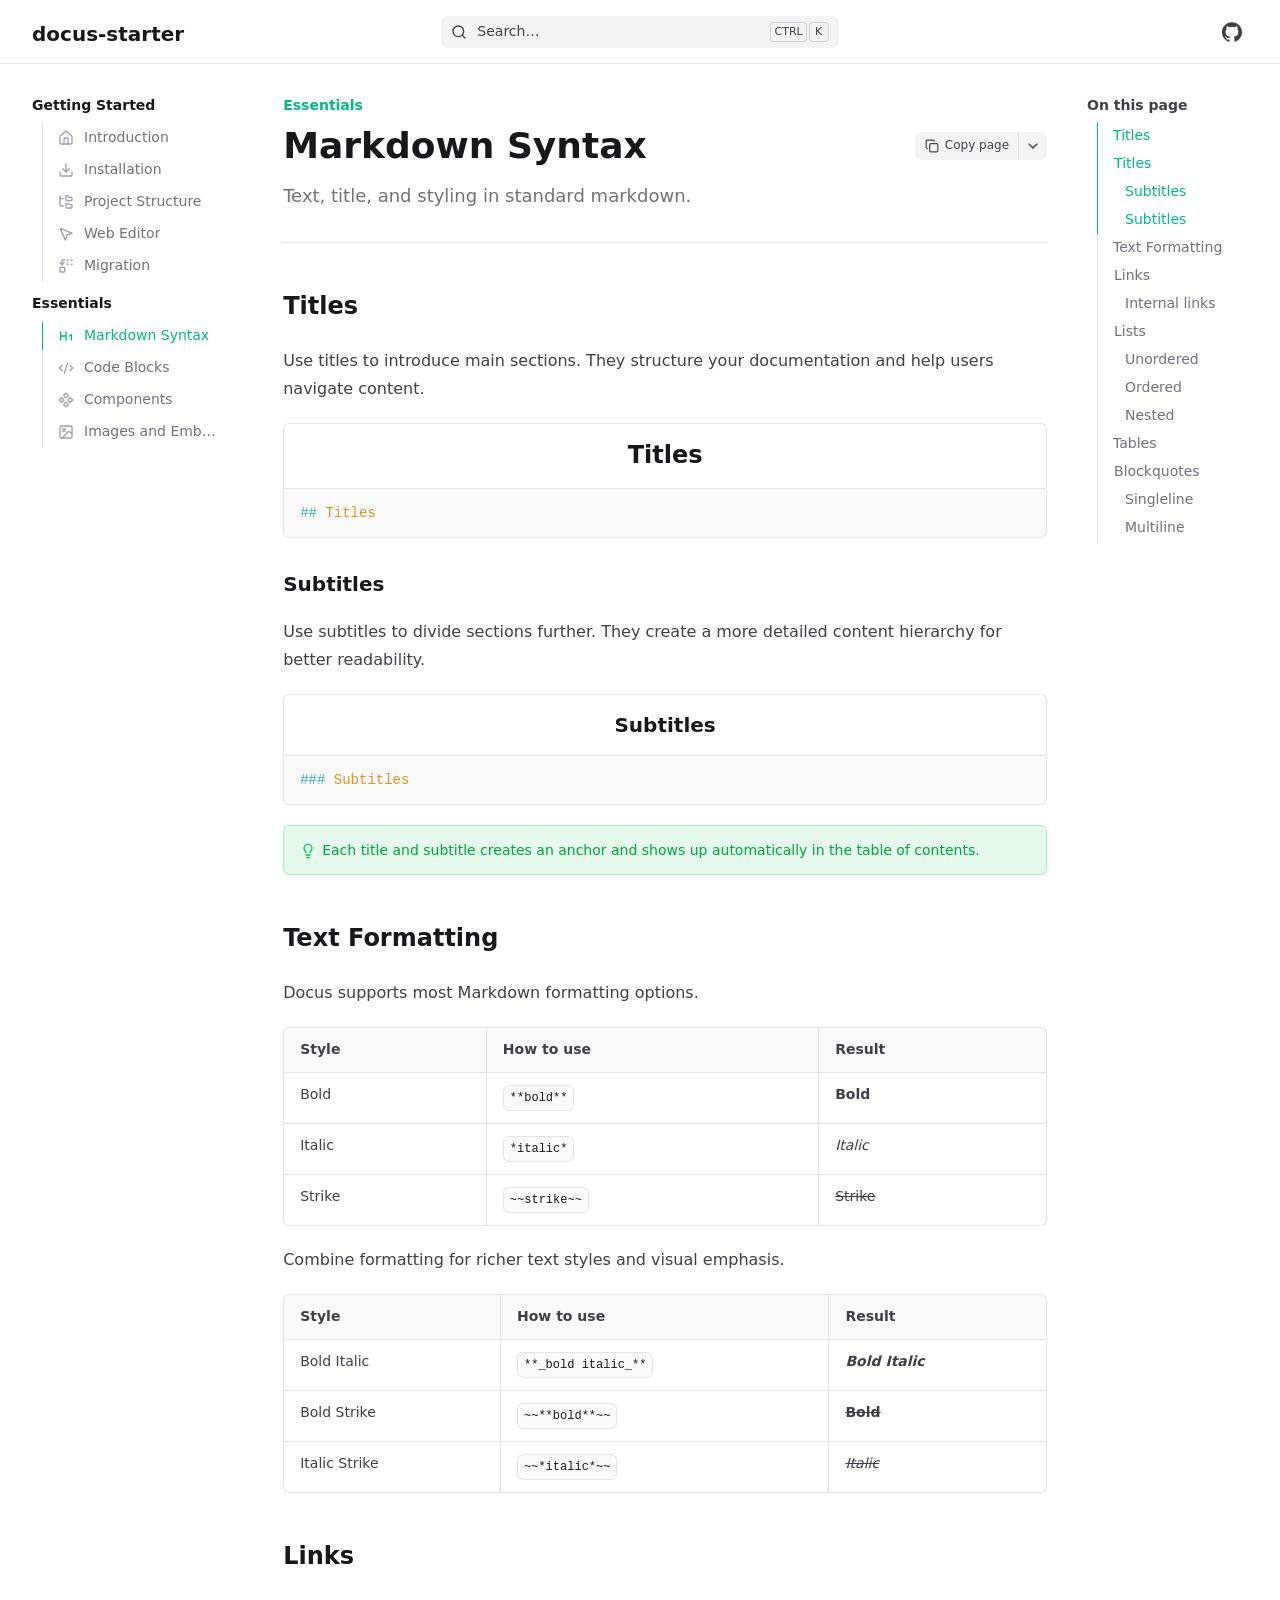
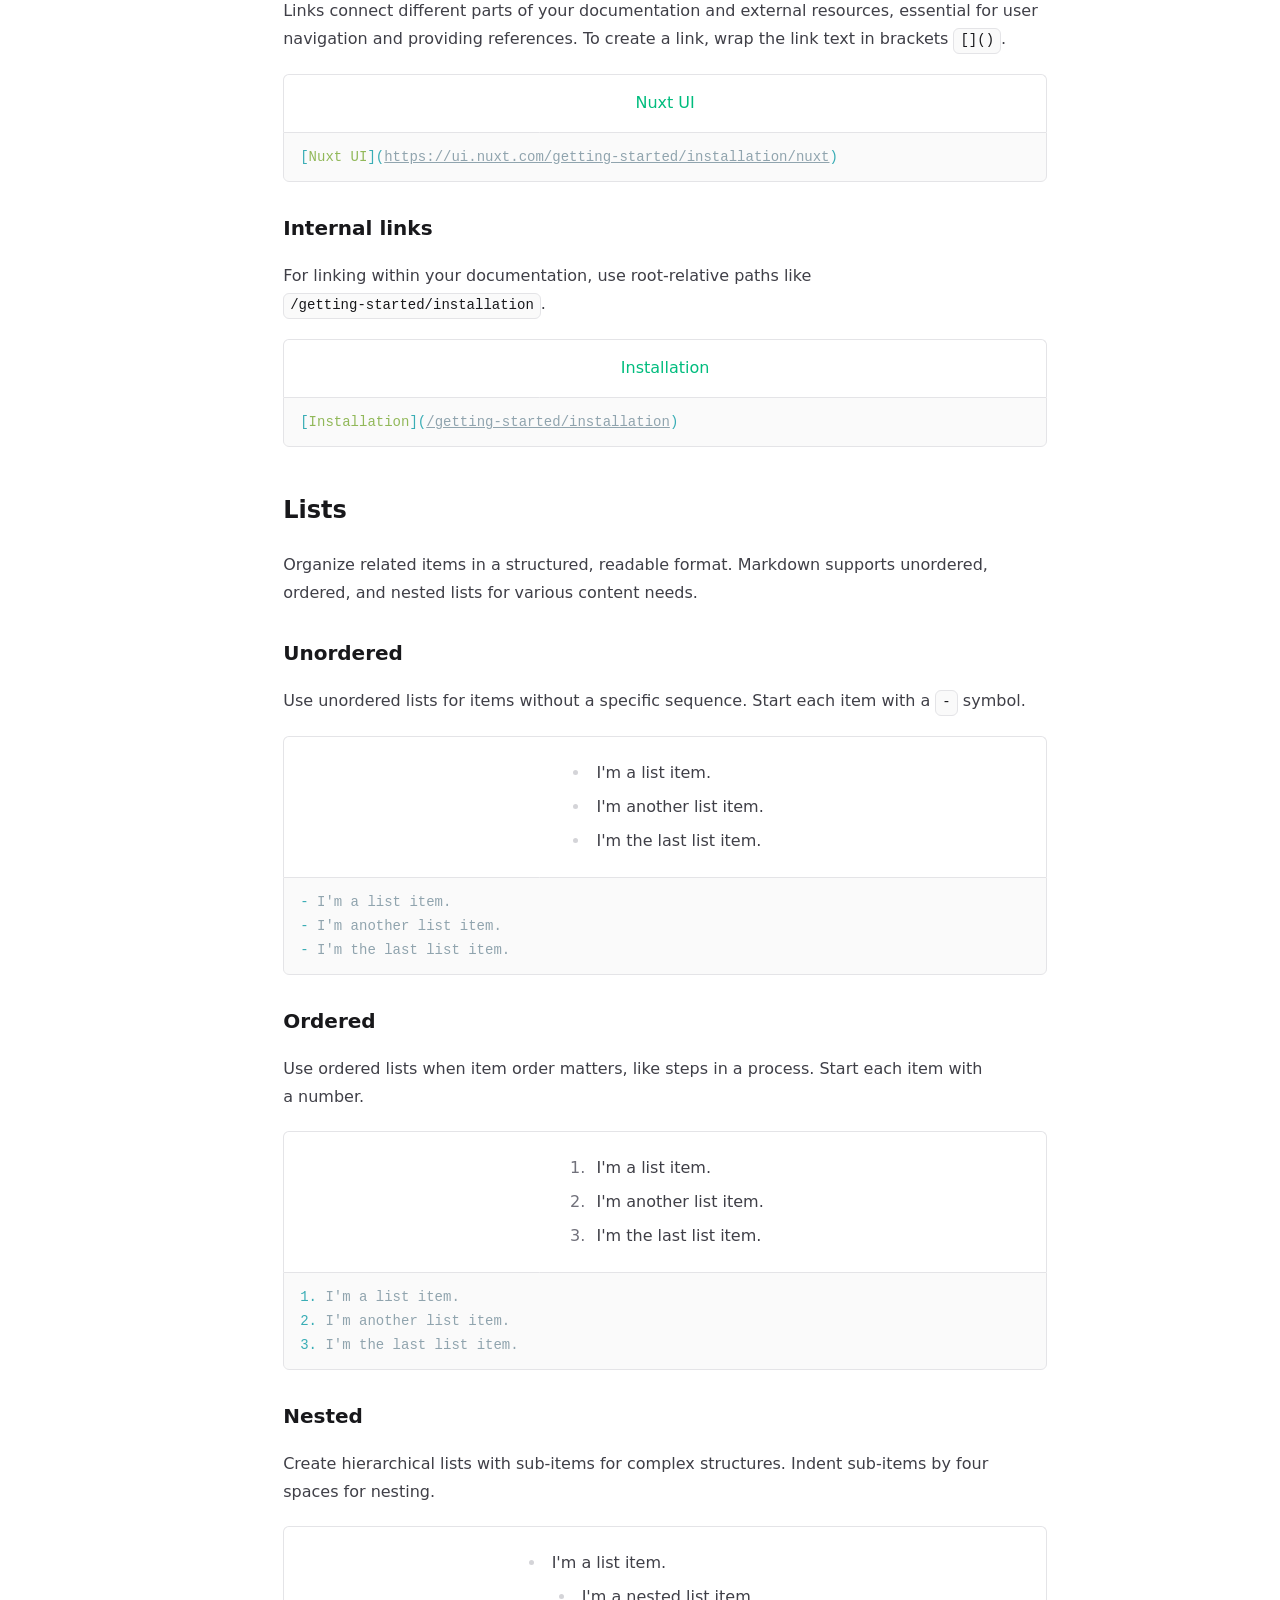
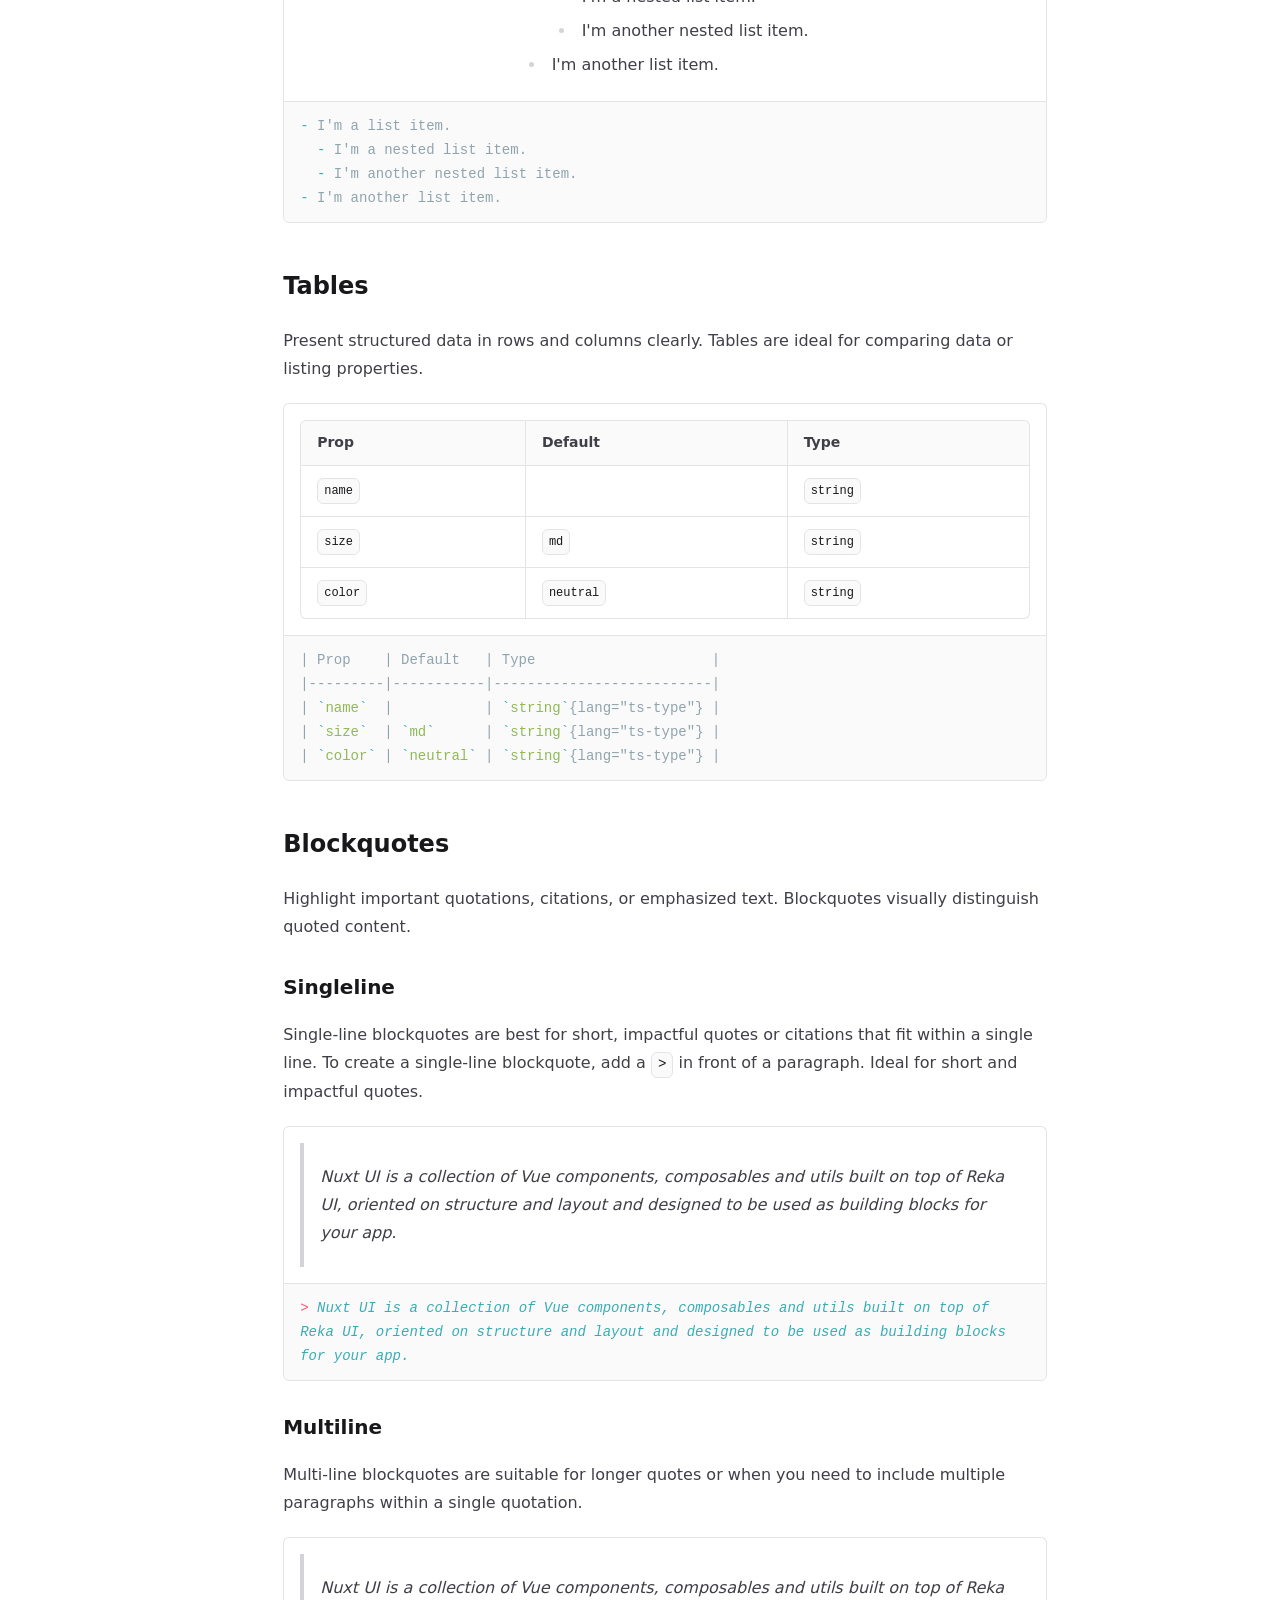
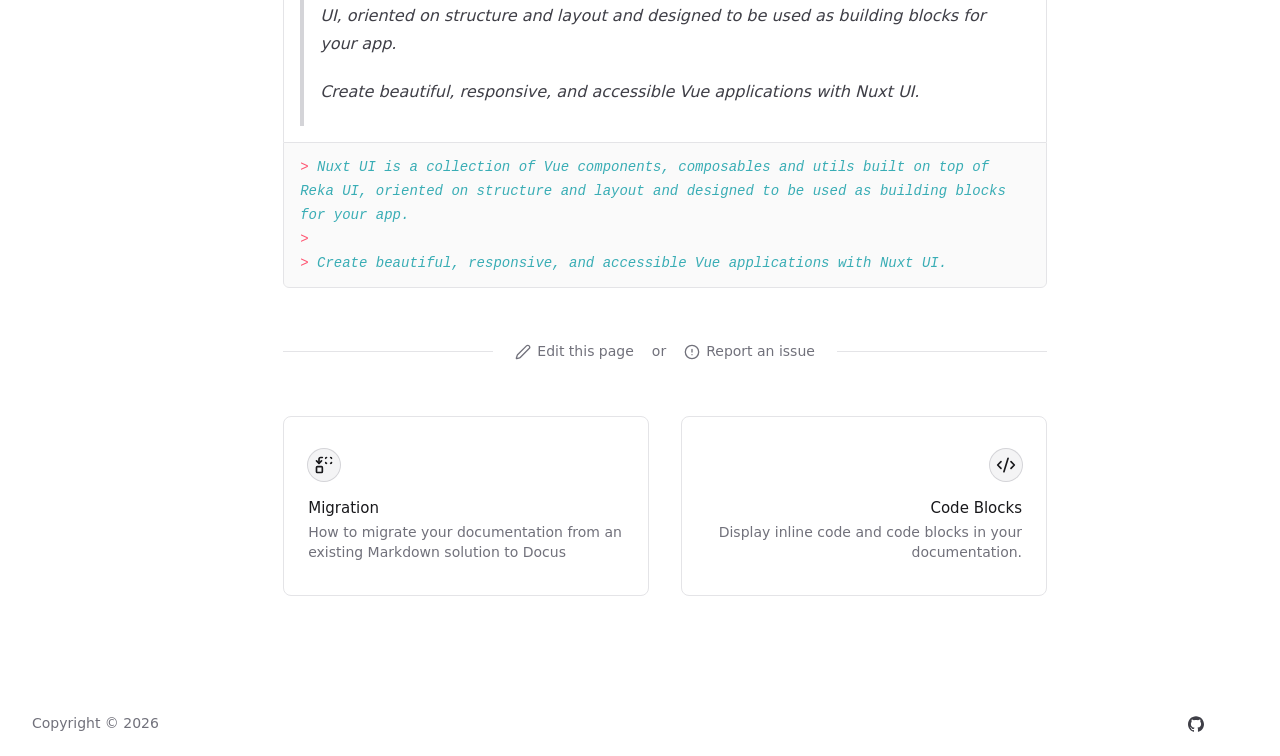
<file: essentials/markdown-syntax.html>
<!DOCTYPE html><html  lang="en" dir="ltr"><head><meta charset="utf-8"><meta name="viewport" content="width=device-width, initial-scale=1"><style id="nuxt-ui-colors">@layer base {
  :root {
  --ui-color-primary-50: var(--color-emerald-50, oklch(97.9% 0.021 166.113));
  --ui-color-primary-100: var(--color-emerald-100, oklch(95% 0.052 163.051));
  --ui-color-primary-200: var(--color-emerald-200, oklch(90.5% 0.093 164.15));
  --ui-color-primary-300: var(--color-emerald-300, oklch(84.5% 0.143 164.978));
  --ui-color-primary-400: var(--color-emerald-400, oklch(76.5% 0.177 163.223));
  --ui-color-primary-500: var(--color-emerald-500, oklch(69.6% 0.17 162.48));
  --ui-color-primary-600: var(--color-emerald-600, oklch(59.6% 0.145 163.225));
  --ui-color-primary-700: var(--color-emerald-700, oklch(50.8% 0.118 165.612));
  --ui-color-primary-800: var(--color-emerald-800, oklch(43.2% 0.095 166.913));
  --ui-color-primary-900: var(--color-emerald-900, oklch(37.8% 0.077 168.94));
  --ui-color-primary-950: var(--color-emerald-950, oklch(26.2% 0.051 172.552));
  --ui-color-secondary-50: var(--color-blue-50, oklch(97% 0.014 254.604));
  --ui-color-secondary-100: var(--color-blue-100, oklch(93.2% 0.032 255.585));
  --ui-color-secondary-200: var(--color-blue-200, oklch(88.2% 0.059 254.128));
  --ui-color-secondary-300: var(--color-blue-300, oklch(80.9% 0.105 251.813));
  --ui-color-secondary-400: var(--color-blue-400, oklch(70.7% 0.165 254.624));
  --ui-color-secondary-500: var(--color-blue-500, oklch(62.3% 0.214 259.815));
  --ui-color-secondary-600: var(--color-blue-600, oklch(54.6% 0.245 262.881));
  --ui-color-secondary-700: var(--color-blue-700, oklch(48.8% 0.243 264.376));
  --ui-color-secondary-800: var(--color-blue-800, oklch(42.4% 0.199 265.638));
  --ui-color-secondary-900: var(--color-blue-900, oklch(37.9% 0.146 265.522));
  --ui-color-secondary-950: var(--color-blue-950, oklch(28.2% 0.091 267.935));
  --ui-color-success-50: var(--color-green-50, oklch(98.2% 0.018 155.826));
  --ui-color-success-100: var(--color-green-100, oklch(96.2% 0.044 156.743));
  --ui-color-success-200: var(--color-green-200, oklch(92.5% 0.084 155.995));
  --ui-color-success-300: var(--color-green-300, oklch(87.1% 0.15 154.449));
  --ui-color-success-400: var(--color-green-400, oklch(79.2% 0.209 151.711));
  --ui-color-success-500: var(--color-green-500, oklch(72.3% 0.219 149.579));
  --ui-color-success-600: var(--color-green-600, oklch(62.7% 0.194 149.214));
  --ui-color-success-700: var(--color-green-700, oklch(52.7% 0.154 150.069));
  --ui-color-success-800: var(--color-green-800, oklch(44.8% 0.119 151.328));
  --ui-color-success-900: var(--color-green-900, oklch(39.3% 0.095 152.535));
  --ui-color-success-950: var(--color-green-950, oklch(26.6% 0.065 152.934));
  --ui-color-info-50: var(--color-blue-50, oklch(97% 0.014 254.604));
  --ui-color-info-100: var(--color-blue-100, oklch(93.2% 0.032 255.585));
  --ui-color-info-200: var(--color-blue-200, oklch(88.2% 0.059 254.128));
  --ui-color-info-300: var(--color-blue-300, oklch(80.9% 0.105 251.813));
  --ui-color-info-400: var(--color-blue-400, oklch(70.7% 0.165 254.624));
  --ui-color-info-500: var(--color-blue-500, oklch(62.3% 0.214 259.815));
  --ui-color-info-600: var(--color-blue-600, oklch(54.6% 0.245 262.881));
  --ui-color-info-700: var(--color-blue-700, oklch(48.8% 0.243 264.376));
  --ui-color-info-800: var(--color-blue-800, oklch(42.4% 0.199 265.638));
  --ui-color-info-900: var(--color-blue-900, oklch(37.9% 0.146 265.522));
  --ui-color-info-950: var(--color-blue-950, oklch(28.2% 0.091 267.935));
  --ui-color-warning-50: var(--color-yellow-50, oklch(98.7% 0.026 102.212));
  --ui-color-warning-100: var(--color-yellow-100, oklch(97.3% 0.071 103.193));
  --ui-color-warning-200: var(--color-yellow-200, oklch(94.5% 0.129 101.54));
  --ui-color-warning-300: var(--color-yellow-300, oklch(90.5% 0.182 98.111));
  --ui-color-warning-400: var(--color-yellow-400, oklch(85.2% 0.199 91.936));
  --ui-color-warning-500: var(--color-yellow-500, oklch(79.5% 0.184 86.047));
  --ui-color-warning-600: var(--color-yellow-600, oklch(68.1% 0.162 75.834));
  --ui-color-warning-700: var(--color-yellow-700, oklch(55.4% 0.135 66.442));
  --ui-color-warning-800: var(--color-yellow-800, oklch(47.6% 0.114 61.907));
  --ui-color-warning-900: var(--color-yellow-900, oklch(42.1% 0.095 57.708));
  --ui-color-warning-950: var(--color-yellow-950, oklch(28.6% 0.066 53.813));
  --ui-color-error-50: var(--color-red-50, oklch(97.1% 0.013 17.38));
  --ui-color-error-100: var(--color-red-100, oklch(93.6% 0.032 17.717));
  --ui-color-error-200: var(--color-red-200, oklch(88.5% 0.062 18.334));
  --ui-color-error-300: var(--color-red-300, oklch(80.8% 0.114 19.571));
  --ui-color-error-400: var(--color-red-400, oklch(70.4% 0.191 22.216));
  --ui-color-error-500: var(--color-red-500, oklch(63.7% 0.237 25.331));
  --ui-color-error-600: var(--color-red-600, oklch(57.7% 0.245 27.325));
  --ui-color-error-700: var(--color-red-700, oklch(50.5% 0.213 27.518));
  --ui-color-error-800: var(--color-red-800, oklch(44.4% 0.177 26.899));
  --ui-color-error-900: var(--color-red-900, oklch(39.6% 0.141 25.723));
  --ui-color-error-950: var(--color-red-950, oklch(25.8% 0.092 26.042));
  --ui-color-neutral-50: var(--color-zinc-50, oklch(98.5% 0 0));
  --ui-color-neutral-100: var(--color-zinc-100, oklch(96.7% 0.001 286.375));
  --ui-color-neutral-200: var(--color-zinc-200, oklch(92% 0.004 286.32));
  --ui-color-neutral-300: var(--color-zinc-300, oklch(87.1% 0.006 286.286));
  --ui-color-neutral-400: var(--color-zinc-400, oklch(70.5% 0.015 286.067));
  --ui-color-neutral-500: var(--color-zinc-500, oklch(55.2% 0.016 285.938));
  --ui-color-neutral-600: var(--color-zinc-600, oklch(44.2% 0.017 285.786));
  --ui-color-neutral-700: var(--color-zinc-700, oklch(37% 0.013 285.805));
  --ui-color-neutral-800: var(--color-zinc-800, oklch(27.4% 0.006 286.033));
  --ui-color-neutral-900: var(--color-zinc-900, oklch(21% 0.006 285.885));
  --ui-color-neutral-950: var(--color-zinc-950, oklch(14.1% 0.005 285.823));
  }
  :root, .light {
  --ui-primary: var(--ui-color-primary-500);
  --ui-secondary: var(--ui-color-secondary-500);
  --ui-success: var(--ui-color-success-500);
  --ui-info: var(--ui-color-info-500);
  --ui-warning: var(--ui-color-warning-500);
  --ui-error: var(--ui-color-error-500);
  }
  .dark {
  --ui-primary: var(--ui-color-primary-400);
  --ui-secondary: var(--ui-color-secondary-400);
  --ui-success: var(--ui-color-success-400);
  --ui-info: var(--ui-color-info-400);
  --ui-warning: var(--ui-color-warning-400);
  --ui-error: var(--ui-color-error-400);
  }
}</style><title>Markdown Syntax - docus-starter</title><style>/*! tailwindcss v4.1.16 | MIT License | https://tailwindcss.com */.shiki span.line{display:block}.shiki span.line.highlight{background-color:var(--ui-bg-accented);margin:0 -16px;padding:0 16px}@supports (color:color-mix(in lab,red,red)){.shiki span.line.highlight{background-color:color-mix(in oklab,var(--ui-bg-accented)50%,transparent)}}</style><link rel="stylesheet" href="/_nuxt/entry.C1x1YM2v.css" crossorigin><style>@layer components {:where(.i-lucide\:alert-circle){display:inline-block;width:1em;height:1em;background-color:currentColor;-webkit-mask-image:var(--svg);mask-image:var(--svg);-webkit-mask-repeat:no-repeat;mask-repeat:no-repeat;-webkit-mask-size:100% 100%;mask-size:100% 100%;--svg:url("data:image/svg+xml,%3Csvg xmlns='http://www.w3.org/2000/svg' viewBox='0 0 24 24' width='24' height='24'%3E%3Cg fill='none' stroke='black' stroke-linecap='round' stroke-linejoin='round' stroke-width='2'%3E%3Ccircle cx='12' cy='12' r='10'/%3E%3Cpath d='M12 8v4m0 4h.01'/%3E%3C/g%3E%3C/svg%3E")}:where(.i-lucide\:chevron-down){display:inline-block;width:1em;height:1em;background-color:currentColor;-webkit-mask-image:var(--svg);mask-image:var(--svg);-webkit-mask-repeat:no-repeat;mask-repeat:no-repeat;-webkit-mask-size:100% 100%;mask-size:100% 100%;--svg:url("data:image/svg+xml,%3Csvg xmlns='http://www.w3.org/2000/svg' viewBox='0 0 24 24' width='24' height='24'%3E%3Cpath fill='none' stroke='black' stroke-linecap='round' stroke-linejoin='round' stroke-width='2' d='m6 9l6 6l6-6'/%3E%3C/svg%3E")}:where(.i-lucide\:code-xml){display:inline-block;width:1em;height:1em;background-color:currentColor;-webkit-mask-image:var(--svg);mask-image:var(--svg);-webkit-mask-repeat:no-repeat;mask-repeat:no-repeat;-webkit-mask-size:100% 100%;mask-size:100% 100%;--svg:url("data:image/svg+xml,%3Csvg xmlns='http://www.w3.org/2000/svg' viewBox='0 0 24 24' width='24' height='24'%3E%3Cpath fill='none' stroke='black' stroke-linecap='round' stroke-linejoin='round' stroke-width='2' d='m18 16l4-4l-4-4M6 8l-4 4l4 4m8.5-12l-5 16'/%3E%3C/svg%3E")}:where(.i-lucide\:component){display:inline-block;width:1em;height:1em;background-color:currentColor;-webkit-mask-image:var(--svg);mask-image:var(--svg);-webkit-mask-repeat:no-repeat;mask-repeat:no-repeat;-webkit-mask-size:100% 100%;mask-size:100% 100%;--svg:url("data:image/svg+xml,%3Csvg xmlns='http://www.w3.org/2000/svg' viewBox='0 0 24 24' width='24' height='24'%3E%3Cpath fill='none' stroke='black' stroke-linecap='round' stroke-linejoin='round' stroke-width='2' d='M15.536 11.293a1 1 0 0 0 0 1.414l2.376 2.377a1 1 0 0 0 1.414 0l2.377-2.377a1 1 0 0 0 0-1.414l-2.377-2.377a1 1 0 0 0-1.414 0zm-13.239 0a1 1 0 0 0 0 1.414l2.377 2.377a1 1 0 0 0 1.414 0l2.377-2.377a1 1 0 0 0 0-1.414L6.088 8.916a1 1 0 0 0-1.414 0zm6.619 6.619a1 1 0 0 0 0 1.415l2.377 2.376a1 1 0 0 0 1.414 0l2.377-2.376a1 1 0 0 0 0-1.415l-2.377-2.376a1 1 0 0 0-1.414 0zm0-13.238a1 1 0 0 0 0 1.414l2.377 2.376a1 1 0 0 0 1.414 0l2.377-2.376a1 1 0 0 0 0-1.414l-2.377-2.377a1 1 0 0 0-1.414 0z'/%3E%3C/svg%3E")}:where(.i-lucide\:copy){display:inline-block;width:1em;height:1em;background-color:currentColor;-webkit-mask-image:var(--svg);mask-image:var(--svg);-webkit-mask-repeat:no-repeat;mask-repeat:no-repeat;-webkit-mask-size:100% 100%;mask-size:100% 100%;--svg:url("data:image/svg+xml,%3Csvg xmlns='http://www.w3.org/2000/svg' viewBox='0 0 24 24' width='24' height='24'%3E%3Cg fill='none' stroke='black' stroke-linecap='round' stroke-linejoin='round' stroke-width='2'%3E%3Crect width='14' height='14' x='8' y='8' rx='2' ry='2'/%3E%3Cpath d='M4 16c-1.1 0-2-.9-2-2V4c0-1.1.9-2 2-2h10c1.1 0 2 .9 2 2'/%3E%3C/g%3E%3C/svg%3E")}:where(.i-lucide\:download){display:inline-block;width:1em;height:1em;background-color:currentColor;-webkit-mask-image:var(--svg);mask-image:var(--svg);-webkit-mask-repeat:no-repeat;mask-repeat:no-repeat;-webkit-mask-size:100% 100%;mask-size:100% 100%;--svg:url("data:image/svg+xml,%3Csvg xmlns='http://www.w3.org/2000/svg' viewBox='0 0 24 24' width='24' height='24'%3E%3Cg fill='none' stroke='black' stroke-linecap='round' stroke-linejoin='round' stroke-width='2'%3E%3Cpath d='M12 15V3m9 12v4a2 2 0 0 1-2 2H5a2 2 0 0 1-2-2v-4'/%3E%3Cpath d='m7 10l5 5l5-5'/%3E%3C/g%3E%3C/svg%3E")}:where(.i-lucide\:folder-tree){display:inline-block;width:1em;height:1em;background-color:currentColor;-webkit-mask-image:var(--svg);mask-image:var(--svg);-webkit-mask-repeat:no-repeat;mask-repeat:no-repeat;-webkit-mask-size:100% 100%;mask-size:100% 100%;--svg:url("data:image/svg+xml,%3Csvg xmlns='http://www.w3.org/2000/svg' viewBox='0 0 24 24' width='24' height='24'%3E%3Cg fill='none' stroke='black' stroke-linecap='round' stroke-linejoin='round' stroke-width='2'%3E%3Cpath d='M20 10a1 1 0 0 0 1-1V6a1 1 0 0 0-1-1h-2.5a1 1 0 0 1-.8-.4l-.9-1.2A1 1 0 0 0 15 3h-2a1 1 0 0 0-1 1v5a1 1 0 0 0 1 1Zm0 11a1 1 0 0 0 1-1v-3a1 1 0 0 0-1-1h-2.9a1 1 0 0 1-.88-.55l-.42-.85a1 1 0 0 0-.92-.6H13a1 1 0 0 0-1 1v5a1 1 0 0 0 1 1ZM3 5a2 2 0 0 0 2 2h3'/%3E%3Cpath d='M3 3v13a2 2 0 0 0 2 2h3'/%3E%3C/g%3E%3C/svg%3E")}:where(.i-lucide\:hash){display:inline-block;width:1em;height:1em;background-color:currentColor;-webkit-mask-image:var(--svg);mask-image:var(--svg);-webkit-mask-repeat:no-repeat;mask-repeat:no-repeat;-webkit-mask-size:100% 100%;mask-size:100% 100%;--svg:url("data:image/svg+xml,%3Csvg xmlns='http://www.w3.org/2000/svg' viewBox='0 0 24 24' width='24' height='24'%3E%3Cpath fill='none' stroke='black' stroke-linecap='round' stroke-linejoin='round' stroke-width='2' d='M4 9h16M4 15h16M10 3L8 21m8-18l-2 18'/%3E%3C/svg%3E")}:where(.i-lucide\:heading-1){display:inline-block;width:1em;height:1em;background-color:currentColor;-webkit-mask-image:var(--svg);mask-image:var(--svg);-webkit-mask-repeat:no-repeat;mask-repeat:no-repeat;-webkit-mask-size:100% 100%;mask-size:100% 100%;--svg:url("data:image/svg+xml,%3Csvg xmlns='http://www.w3.org/2000/svg' viewBox='0 0 24 24' width='24' height='24'%3E%3Cpath fill='none' stroke='black' stroke-linecap='round' stroke-linejoin='round' stroke-width='2' d='M4 12h8m-8 6V6m8 12V6m5 6l3-2v8'/%3E%3C/svg%3E")}:where(.i-lucide\:house){display:inline-block;width:1em;height:1em;background-color:currentColor;-webkit-mask-image:var(--svg);mask-image:var(--svg);-webkit-mask-repeat:no-repeat;mask-repeat:no-repeat;-webkit-mask-size:100% 100%;mask-size:100% 100%;--svg:url("data:image/svg+xml,%3Csvg xmlns='http://www.w3.org/2000/svg' viewBox='0 0 24 24' width='24' height='24'%3E%3Cg fill='none' stroke='black' stroke-linecap='round' stroke-linejoin='round' stroke-width='2'%3E%3Cpath d='M15 21v-8a1 1 0 0 0-1-1h-4a1 1 0 0 0-1 1v8'/%3E%3Cpath d='M3 10a2 2 0 0 1 .709-1.528l7-6a2 2 0 0 1 2.582 0l7 6A2 2 0 0 1 21 10v9a2 2 0 0 1-2 2H5a2 2 0 0 1-2-2z'/%3E%3C/g%3E%3C/svg%3E")}:where(.i-lucide\:image){display:inline-block;width:1em;height:1em;background-color:currentColor;-webkit-mask-image:var(--svg);mask-image:var(--svg);-webkit-mask-repeat:no-repeat;mask-repeat:no-repeat;-webkit-mask-size:100% 100%;mask-size:100% 100%;--svg:url("data:image/svg+xml,%3Csvg xmlns='http://www.w3.org/2000/svg' viewBox='0 0 24 24' width='24' height='24'%3E%3Cg fill='none' stroke='black' stroke-linecap='round' stroke-linejoin='round' stroke-width='2'%3E%3Crect width='18' height='18' x='3' y='3' rx='2' ry='2'/%3E%3Ccircle cx='9' cy='9' r='2'/%3E%3Cpath d='m21 15l-3.086-3.086a2 2 0 0 0-2.828 0L6 21'/%3E%3C/g%3E%3C/svg%3E")}:where(.i-lucide\:lightbulb){display:inline-block;width:1em;height:1em;background-color:currentColor;-webkit-mask-image:var(--svg);mask-image:var(--svg);-webkit-mask-repeat:no-repeat;mask-repeat:no-repeat;-webkit-mask-size:100% 100%;mask-size:100% 100%;--svg:url("data:image/svg+xml,%3Csvg xmlns='http://www.w3.org/2000/svg' viewBox='0 0 24 24' width='24' height='24'%3E%3Cpath fill='none' stroke='black' stroke-linecap='round' stroke-linejoin='round' stroke-width='2' d='M15 14c.2-1 .7-1.7 1.5-2.5c1-.9 1.5-2.2 1.5-3.5A6 6 0 0 0 6 8c0 1 .2 2.2 1.5 3.5c.7.7 1.3 1.5 1.5 2.5m0 4h6m-5 4h4'/%3E%3C/svg%3E")}:where(.i-lucide\:mouse-pointer-2){display:inline-block;width:1em;height:1em;background-color:currentColor;-webkit-mask-image:var(--svg);mask-image:var(--svg);-webkit-mask-repeat:no-repeat;mask-repeat:no-repeat;-webkit-mask-size:100% 100%;mask-size:100% 100%;--svg:url("data:image/svg+xml,%3Csvg xmlns='http://www.w3.org/2000/svg' viewBox='0 0 24 24' width='24' height='24'%3E%3Cpath fill='none' stroke='black' stroke-linecap='round' stroke-linejoin='round' stroke-width='2' d='M4.037 4.688a.495.495 0 0 1 .651-.651l16 6.5a.5.5 0 0 1-.063.947l-6.124 1.58a2 2 0 0 0-1.438 1.435l-1.579 6.126a.5.5 0 0 1-.947.063z'/%3E%3C/svg%3E")}:where(.i-lucide\:pen){display:inline-block;width:1em;height:1em;background-color:currentColor;-webkit-mask-image:var(--svg);mask-image:var(--svg);-webkit-mask-repeat:no-repeat;mask-repeat:no-repeat;-webkit-mask-size:100% 100%;mask-size:100% 100%;--svg:url("data:image/svg+xml,%3Csvg xmlns='http://www.w3.org/2000/svg' viewBox='0 0 24 24' width='24' height='24'%3E%3Cpath fill='none' stroke='black' stroke-linecap='round' stroke-linejoin='round' stroke-width='2' d='M21.174 6.812a1 1 0 0 0-3.986-3.987L3.842 16.174a2 2 0 0 0-.5.83l-1.321 4.352a.5.5 0 0 0 .623.622l4.353-1.32a2 2 0 0 0 .83-.497z'/%3E%3C/svg%3E")}:where(.i-lucide\:replace){display:inline-block;width:1em;height:1em;background-color:currentColor;-webkit-mask-image:var(--svg);mask-image:var(--svg);-webkit-mask-repeat:no-repeat;mask-repeat:no-repeat;-webkit-mask-size:100% 100%;mask-size:100% 100%;--svg:url("data:image/svg+xml,%3Csvg xmlns='http://www.w3.org/2000/svg' viewBox='0 0 24 24' width='24' height='24'%3E%3Cg fill='none' stroke='black' stroke-linecap='round' stroke-linejoin='round' stroke-width='2'%3E%3Cpath d='M14 4a1 1 0 0 1 1-1m0 7a1 1 0 0 1-1-1m7-5a1 1 0 0 0-1-1m1 6a1 1 0 0 1-1 1M3 7l3 3l3-3'/%3E%3Cpath d='M6 10V5a2 2 0 0 1 2-2h2'/%3E%3Crect width='7' height='7' x='3' y='14' rx='1'/%3E%3C/g%3E%3C/svg%3E")}:where(.i-lucide\:search){display:inline-block;width:1em;height:1em;background-color:currentColor;-webkit-mask-image:var(--svg);mask-image:var(--svg);-webkit-mask-repeat:no-repeat;mask-repeat:no-repeat;-webkit-mask-size:100% 100%;mask-size:100% 100%;--svg:url("data:image/svg+xml,%3Csvg xmlns='http://www.w3.org/2000/svg' viewBox='0 0 24 24' width='24' height='24'%3E%3Cg fill='none' stroke='black' stroke-linecap='round' stroke-linejoin='round' stroke-width='2'%3E%3Cpath d='m21 21l-4.34-4.34'/%3E%3Ccircle cx='11' cy='11' r='8'/%3E%3C/g%3E%3C/svg%3E")}:where(.i-simple-icons\:github){display:inline-block;width:1em;height:1em;background-color:currentColor;-webkit-mask-image:var(--svg);mask-image:var(--svg);-webkit-mask-repeat:no-repeat;mask-repeat:no-repeat;-webkit-mask-size:100% 100%;mask-size:100% 100%;--svg:url("data:image/svg+xml,%3Csvg xmlns='http://www.w3.org/2000/svg' viewBox='0 0 24 24' width='24' height='24'%3E%3Cpath fill='black' d='M12 .297c-6.63 0-12 5.373-12 12c0 5.303 3.438 9.8 8.205 11.385c.6.113.82-.258.82-.577c0-.285-.01-1.04-.015-2.04c-3.338.724-4.042-1.61-4.042-1.61C4.422 18.07 3.633 17.7 3.633 17.7c-1.087-.744.084-.729.084-.729c1.205.084 1.838 1.236 1.838 1.236c1.07 1.835 2.809 1.305 3.495.998c.108-.776.417-1.305.76-1.605c-2.665-.3-5.466-1.332-5.466-5.93c0-1.31.465-2.38 1.235-3.22c-.135-.303-.54-1.523.105-3.176c0 0 1.005-.322 3.3 1.23c.96-.267 1.98-.399 3-.405c1.02.006 2.04.138 3 .405c2.28-1.552 3.285-1.23 3.285-1.23c.645 1.653.24 2.873.12 3.176c.765.84 1.23 1.91 1.23 3.22c0 4.61-2.805 5.625-5.475 5.92c.42.36.81 1.096.81 2.22c0 1.606-.015 2.896-.015 3.286c0 .315.21.69.825.57C20.565 22.092 24 17.592 24 12.297c0-6.627-5.373-12-12-12'/%3E%3C/svg%3E")}}</style><link rel="preload" as="fetch" crossorigin="anonymous" href="/essentials/markdown-syntax/_payload.json?acfdc149-55c9-40d0-8e88-8155cd105113"><link rel="modulepreload" as="script" crossorigin href="/_nuxt/BKq391Ct.js"><link rel="modulepreload" as="script" crossorigin href="/_nuxt/D9ZP_QAO.js"><link rel="modulepreload" as="script" crossorigin href="/_nuxt/Cg3qZu-f.js"><link rel="modulepreload" as="script" crossorigin href="/_nuxt/CjP1UmBn.js"><link rel="modulepreload" as="script" crossorigin href="/_nuxt/C7_io6cx.js"><link rel="modulepreload" as="script" crossorigin href="/_nuxt/DNbKBwLa.js"><link rel="modulepreload" as="script" crossorigin href="/_nuxt/BN_7HF1G.js"><link rel="modulepreload" as="script" crossorigin href="/_nuxt/CZyMkl2R.js"><link rel="modulepreload" as="script" crossorigin href="/_nuxt/B8STsLed.js"><link rel="modulepreload" as="script" crossorigin href="/_nuxt/S-KCcBoh.js"><link rel="modulepreload" as="script" crossorigin href="/_nuxt/Bi2HqXNg.js"><link rel="modulepreload" as="script" crossorigin href="/_nuxt/DskcHQ9Y.js"><link rel="modulepreload" as="script" crossorigin href="/_nuxt/CrebF2rA.js"><link rel="modulepreload" as="script" crossorigin href="/_nuxt/CP8gxTSw.js"><link rel="modulepreload" as="script" crossorigin href="/_nuxt/BzB9lEJL.js"><link rel="modulepreload" as="script" crossorigin href="/_nuxt/DSoXN6c1.js"><link rel="modulepreload" as="script" crossorigin href="/_nuxt/DCPqcKVN.js"><link rel="modulepreload" as="script" crossorigin href="/_nuxt/Df5sSdI2.js"><link rel="modulepreload" as="script" crossorigin href="/_nuxt/DNDe38k7.js"><link rel="modulepreload" as="script" crossorigin href="/_nuxt/CN2tgxfZ.js"><link rel="modulepreload" as="script" crossorigin href="/_nuxt/qIWVzV5r.js"><link rel="modulepreload" as="script" crossorigin href="/_nuxt/_4kMApgX.js"><link rel="modulepreload" as="script" crossorigin href="/_nuxt/DLSu3qRu.js"><link rel="modulepreload" as="script" crossorigin href="/_nuxt/ztuDAuIs.js"><link rel="modulepreload" as="script" crossorigin href="/_nuxt/DgAfjjyp.js"><link rel="modulepreload" as="script" crossorigin href="/_nuxt/B0pmQD8O.js"><link rel="modulepreload" as="script" crossorigin href="/_nuxt/SZoUtsTa.js"><link rel="modulepreload" as="script" crossorigin href="/_nuxt/wNjmdFjm.js"><link rel="modulepreload" as="script" crossorigin href="/_nuxt/CI5ZFFT1.js"><link rel="modulepreload" as="script" crossorigin href="/_nuxt/B9B8b7gD.js"><link rel="preload" as="fetch" fetchpriority="low" crossorigin="anonymous" href="/_nuxt/builds/meta/acfdc149-55c9-40d0-8e88-8155cd105113.json"><meta property="og:image" content="/__og-image__/static/essentials/markdown-syntax/og.png"><meta property="og:image:type" content="image/png"><meta name="twitter:card" content="summary_large_image"><meta name="twitter:image" content="/__og-image__/static/essentials/markdown-syntax/og.png"><meta name="twitter:image:src" content="/__og-image__/static/essentials/markdown-syntax/og.png"><meta property="og:image:width" content="1200"><meta name="twitter:image:width" content="1200"><meta property="og:image:height" content="600"><meta name="twitter:image:height" content="600"><meta name="robots" content="index, follow, max-image-preview:large, max-snippet:-1, max-video-preview:-1"><link rel="icon" href="/favicon.ico"><meta name="description" content="Text, title, and styling in standard markdown."><meta property="og:site_name" content="docus-starter"><meta property="og:title" content="Markdown Syntax"><meta property="og:description" content="Text, title, and styling in standard markdown."><script type="module" src="/_nuxt/BKq391Ct.js" crossorigin></script><script>"use strict";(()=>{const t=window,e=document.documentElement,c=["dark","light"],n=getStorageValue("localStorage","nuxt-color-mode")||"system";let i=n==="system"?u():n;const r=e.getAttribute("data-color-mode-forced");r&&(i=r),l(i),t["__NUXT_COLOR_MODE__"]={preference:n,value:i,getColorScheme:u,addColorScheme:l,removeColorScheme:d};function l(o){const s=""+o+"",a="";e.classList?e.classList.add(s):e.className+=" "+s,a&&e.setAttribute("data-"+a,o)}function d(o){const s=""+o+"",a="";e.classList?e.classList.remove(s):e.className=e.className.replace(new RegExp(s,"g"),""),a&&e.removeAttribute("data-"+a)}function f(o){return t.matchMedia("(prefers-color-scheme"+o+")")}function u(){if(t.matchMedia&&f("").media!=="not all"){for(const o of c)if(f(":"+o).matches)return o}return"light"}})();function getStorageValue(t,e){switch(t){case"localStorage":return window.localStorage.getItem(e);case"sessionStorage":return window.sessionStorage.getItem(e);case"cookie":return getCookie(e);default:return null}}function getCookie(t){const c=("; "+window.document.cookie).split("; "+t+"=");if(c.length===2)return c.pop()?.split(";").shift()}</script></head><body><div id="__nuxt" class="isolate"><!--[--><!--[--><!--[--><!--[--><!--[--><div class="nuxt-loading-indicator" style="position:fixed;top:0;right:0;left:0;pointer-events:none;width:auto;height:3px;opacity:0;background:var(--ui-primary);background-size:0% auto;transform:scaleX(0%);transform-origin:left;transition:transform 0.1s, height 0.4s, opacity 0.4s;z-index:999999;"></div><!--[--><!----><!----><!----><header class="bg-default/75 backdrop-blur border-b border-default h-(--ui-header-height) sticky top-0 z-50"><!--[--><!--]--><div class="w-full max-w-(--ui-container) mx-auto px-4 sm:px-6 lg:px-8 flex items-center justify-between gap-3 h-full"><!--[--><div class="lg:flex-1 flex items-center gap-1.5"><!----><!--[--><a href="/" aria-label="docus-starter" class="focus-visible:outline-primary hover:text-default transition-colors shrink-0 font-bold text-xl text-highlighted flex items-end gap-1.5"><!--[--><!--[--><!--[--><span class="h-6 w-auto shrink-0">docus-starter</span><!--]--><!--]--><!--]--></a><!--]--></div><div class="hidden lg:flex flex-1"><!--[--><!--[--><!----><!--[--><!--[--><button type="button" class="rounded-md font-medium inline-flex items-center disabled:cursor-not-allowed aria-disabled:cursor-not-allowed disabled:opacity-75 aria-disabled:opacity-75 transition-colors px-2.5 py-1.5 text-sm gap-1.5 text-default bg-elevated hover:bg-accented/75 active:bg-accented/75 focus:outline-none focus-visible:bg-accented/75 disabled:bg-elevated aria-disabled:bg-elevated w-full"><!--[--><!--[--><span class="iconify i-lucide:search shrink-0 size-4 mr-1" aria-hidden="true" style=""></span><!--]--><!--[--><span class="truncate">Search…</span><!--]--><!--[--><div class="hidden lg:flex items-center gap-0.5 ms-auto"><!--[--><!--[--><kbd class="inline-flex items-center justify-center px-1 rounded-sm font-medium font-sans uppercase h-5 min-w-[20px] text-[11px] ring ring-inset ring-accented text-default bg-elevated"><!--[--> <!--]--></kbd><kbd class="inline-flex items-center justify-center px-1 rounded-sm font-medium font-sans uppercase h-5 min-w-[20px] text-[11px] ring ring-inset ring-accented text-default bg-elevated"><!--[-->k<!--]--></kbd><!--]--><!--]--></div><!--]--><!--]--></button><!--]--><!--]--><!--]--><!--]--></div><div class="flex items-center justify-end lg:flex-1 gap-1.5"><!--[--><div></div><!----><!--[--><!----><!--[--><!--[--><button type="button" aria-label="Search…" class="rounded-md font-medium inline-flex items-center disabled:cursor-not-allowed aria-disabled:cursor-not-allowed disabled:opacity-75 aria-disabled:opacity-75 transition-colors text-sm gap-1.5 text-default hover:bg-elevated active:bg-elevated focus:outline-none focus-visible:bg-elevated hover:disabled:bg-transparent dark:hover:disabled:bg-transparent hover:aria-disabled:bg-transparent dark:hover:aria-disabled:bg-transparent p-1.5 lg:hidden"><!--[--><!--[--><span class="iconify i-lucide:search shrink-0 size-5" aria-hidden="true" style=""></span><!--]--><!--[--><!----><!--]--><!--[--><!----><!--]--><!--]--></button><!--]--><!--]--><!--]--><!--[--><div class="h-8 w-8 animate-pulse bg-neutral-200 dark:bg-neutral-800 rounded-md"></div><!--]--><!--[--><!--[--><!--[--><a href="https://github.com/yourcpuisoverheating/radiocast-docs" rel="noopener noreferrer" target="_blank" aria-label="GitHub" class="rounded-md font-medium inline-flex items-center disabled:cursor-not-allowed aria-disabled:cursor-not-allowed disabled:opacity-75 aria-disabled:opacity-75 transition-colors text-sm gap-1.5 text-default hover:bg-elevated active:bg-elevated focus:outline-none focus-visible:bg-elevated hover:disabled:bg-transparent dark:hover:disabled:bg-transparent hover:aria-disabled:bg-transparent dark:hover:aria-disabled:bg-transparent p-1.5"><!--[--><!--[--><span class="iconify i-simple-icons:github shrink-0 size-5" aria-hidden="true" style=""></span><!--]--><!--[--><!----><!--]--><!--[--><!----><!--]--><!--]--></a><!--]--><!--]--><!--]--><!--]--><!--[--><!--[--><!--[--><button type="button" class="rounded-md font-medium inline-flex items-center disabled:cursor-not-allowed aria-disabled:cursor-not-allowed disabled:opacity-75 aria-disabled:opacity-75 transition-colors text-xs gap-1.5 text-default hover:bg-elevated active:bg-elevated focus:outline-none focus-visible:bg-elevated hover:disabled:bg-transparent dark:hover:disabled:bg-transparent hover:aria-disabled:bg-transparent dark:hover:aria-disabled:bg-transparent p-1.5 -me-1.5 lg:hidden"><!--[--><!--[--><!----><!--]--><!--[--><svg xmlns="http://www.w3.org/2000/svg" class="size-5" viewBox="0 0 24 24" fill="none" stroke="currentColor" stroke-width="2" stroke-linecap="round" stroke-linejoin="round"><line x1="4" y1="6" x2="20" y2="6" class="outline-none"></line><line x1="4" y1="12" x2="20" y2="12" class="outline-none"></line><line x1="4" y1="18" x2="20" y2="18" class="outline-none"></line></svg><!--]--><!--[--><!----><!--]--><!--]--></button><!--]--><!--]--><!--]--></div><!--]--></div><!--[--><!--]--></header><!--[--><!----><!--v-if--><!--]--><!--]--><div class="min-h-[calc(100vh-var(--ui-header-height))]"><!--[--><div class="w-full max-w-(--ui-container) mx-auto px-4 sm:px-6 lg:px-8"><!--[--><div class="flex flex-col lg:grid lg:grid-cols-10 lg:gap-10"><aside class="hidden overflow-y-auto lg:block lg:max-h-[calc(100vh-var(--ui-header-height))] lg:sticky lg:top-(--ui-header-height) py-8 lg:ps-4 lg:-ms-4 lg:pe-6.5 lg:col-span-2"><div class="relative"><!----><!--[--><div></div><!--[--><!----><nav><ul class="isolate -mx-2.5 -mt-1.5"><!--[--><!--[--><!--[--><li data-state="open" data-orientation="vertical" class="flex flex-col data-[state=open]:mb-1.5"><!--[--><!--[--><button type="button" aria-controls aria-expanded="true" data-state="open" id="reka-accordion-trigger-v-0-3-0" data-reka-collection-item data-orientation="vertical" class="group relative w-full px-2.5 py-1.5 before:inset-y-px before:inset-x-0 flex items-center gap-1.5 text-sm before:absolute before:z-[-1] before:rounded-md focus:outline-none focus-visible:outline-none focus-visible:before:ring-inset focus-visible:before:ring-2 focus-visible:before:ring-primary text-muted hover:text-highlighted data-[state=open]:text-highlighted transition-colors font-semibold focus-visible:ring-primary"><!--[--><!--[--><!--[--><!--[--><!----><!--]--><span class="truncate"><!--[-->Getting Started<!--]--><!----></span><span class="ms-auto gap-1.5 items-center hidden"><!--[--><!----><span class="iconify i-lucide:chevron-down size-5 transform transition-transform duration-200 shrink-0 group-data-[state=open]:rotate-180" aria-hidden="true" style=""></span><!--]--></span><!--]--><!--]--><!--]--></button><div role="region" aria-labelledby="reka-accordion-trigger-v-0-3-0" data-orientation="vertical" style="--reka-accordion-content-width:var(--reka-collapsible-content-width);--reka-accordion-content-height:var(--reka-collapsible-content-height);--reka-collapsible-content-height:0px;--reka-collapsible-content-width:0px;" class="data-[state=open]:animate-[accordion-down_200ms_ease-out] data-[state=closed]:animate-[accordion-up_200ms_ease-out] overflow-hidden focus:outline-none" id="reka-collapsible-content-v-0-3-1"><!--[--><!--[--><!--[--><!----><ul class="ms-5 border-s border-default"><!--[--><!--[--><!--[--><li class="ps-1.5 -ms-px"><!--[--><a href="/getting-started/introduction" class="group relative w-full px-2.5 py-1.5 before:inset-y-px before:inset-x-0 flex items-center gap-1.5 text-sm before:absolute before:z-[-1] before:rounded-md focus:outline-none focus-visible:outline-none focus-visible:before:ring-inset focus-visible:before:ring-2 focus-visible:before:ring-primary text-muted after:absolute after:-left-1.5 after:inset-y-0.5 after:block after:w-px after:rounded-full after:transition-colors hover:text-highlighted data-[state=open]:text-highlighted transition-colors"><!--[--><!--[--><!--[--><span class="iconify i-lucide:house shrink-0 size-4 mr-1 text-dimmed group-hover:text-default group-data-[state=open]:text-default transition-colors" aria-hidden="true" style=""></span><!--]--><span class="truncate"><!--[-->Introduction<!--]--><!----></span><!----><!--]--><!--]--></a><!--]--></li><!--]--><!--[--><li class="ps-1.5 -ms-px"><!--[--><a href="/getting-started/installation" class="group relative w-full px-2.5 py-1.5 before:inset-y-px before:inset-x-0 flex items-center gap-1.5 text-sm before:absolute before:z-[-1] before:rounded-md focus:outline-none focus-visible:outline-none focus-visible:before:ring-inset focus-visible:before:ring-2 focus-visible:before:ring-primary text-muted after:absolute after:-left-1.5 after:inset-y-0.5 after:block after:w-px after:rounded-full after:transition-colors hover:text-highlighted data-[state=open]:text-highlighted transition-colors"><!--[--><!--[--><!--[--><span class="iconify i-lucide:download shrink-0 size-4 mr-1 text-dimmed group-hover:text-default group-data-[state=open]:text-default transition-colors" aria-hidden="true" style=""></span><!--]--><span class="truncate"><!--[-->Installation<!--]--><!----></span><!----><!--]--><!--]--></a><!--]--></li><!--]--><!--[--><li class="ps-1.5 -ms-px"><!--[--><a href="/getting-started/project-structure" class="group relative w-full px-2.5 py-1.5 before:inset-y-px before:inset-x-0 flex items-center gap-1.5 text-sm before:absolute before:z-[-1] before:rounded-md focus:outline-none focus-visible:outline-none focus-visible:before:ring-inset focus-visible:before:ring-2 focus-visible:before:ring-primary text-muted after:absolute after:-left-1.5 after:inset-y-0.5 after:block after:w-px after:rounded-full after:transition-colors hover:text-highlighted data-[state=open]:text-highlighted transition-colors"><!--[--><!--[--><!--[--><span class="iconify i-lucide:folder-tree shrink-0 size-4 mr-1 text-dimmed group-hover:text-default group-data-[state=open]:text-default transition-colors" aria-hidden="true" style=""></span><!--]--><span class="truncate"><!--[-->Project Structure<!--]--><!----></span><!----><!--]--><!--]--></a><!--]--></li><!--]--><!--[--><li class="ps-1.5 -ms-px"><!--[--><a href="/getting-started/studio" class="group relative w-full px-2.5 py-1.5 before:inset-y-px before:inset-x-0 flex items-center gap-1.5 text-sm before:absolute before:z-[-1] before:rounded-md focus:outline-none focus-visible:outline-none focus-visible:before:ring-inset focus-visible:before:ring-2 focus-visible:before:ring-primary text-muted after:absolute after:-left-1.5 after:inset-y-0.5 after:block after:w-px after:rounded-full after:transition-colors hover:text-highlighted data-[state=open]:text-highlighted transition-colors"><!--[--><!--[--><!--[--><span class="iconify i-lucide:mouse-pointer-2 shrink-0 size-4 mr-1 text-dimmed group-hover:text-default group-data-[state=open]:text-default transition-colors" aria-hidden="true" style=""></span><!--]--><span class="truncate"><!--[-->Web Editor<!--]--><!----></span><!----><!--]--><!--]--></a><!--]--></li><!--]--><!--[--><li class="ps-1.5 -ms-px"><!--[--><a href="/getting-started/migration" class="group relative w-full px-2.5 py-1.5 before:inset-y-px before:inset-x-0 flex items-center gap-1.5 text-sm before:absolute before:z-[-1] before:rounded-md focus:outline-none focus-visible:outline-none focus-visible:before:ring-inset focus-visible:before:ring-2 focus-visible:before:ring-primary text-muted after:absolute after:-left-1.5 after:inset-y-0.5 after:block after:w-px after:rounded-full after:transition-colors hover:text-highlighted data-[state=open]:text-highlighted transition-colors"><!--[--><!--[--><!--[--><span class="iconify i-lucide:replace shrink-0 size-4 mr-1 text-dimmed group-hover:text-default group-data-[state=open]:text-default transition-colors" aria-hidden="true" style=""></span><!--]--><span class="truncate"><!--[-->Migration<!--]--><!----></span><!----><!--]--><!--]--></a><!--]--></li><!--]--><!--]--><!--]--></ul><!--]--><!--]--><!--]--></div><!--]--><!--]--></li><!--]--><!--[--><li data-state="open" data-orientation="vertical" class="flex flex-col data-[state=open]:mb-1.5"><!--[--><!--[--><button type="button" aria-controls aria-expanded="true" data-state="open" id="reka-accordion-trigger-v-0-3-2" data-reka-collection-item data-orientation="vertical" class="group relative w-full px-2.5 py-1.5 before:inset-y-px before:inset-x-0 flex items-center gap-1.5 text-sm before:absolute before:z-[-1] before:rounded-md focus:outline-none focus-visible:outline-none focus-visible:before:ring-inset focus-visible:before:ring-2 focus-visible:before:ring-primary text-muted hover:text-highlighted data-[state=open]:text-highlighted transition-colors font-semibold focus-visible:ring-primary"><!--[--><!--[--><!--[--><!--[--><!----><!--]--><span class="truncate"><!--[-->Essentials<!--]--><!----></span><span class="ms-auto gap-1.5 items-center hidden"><!--[--><!----><span class="iconify i-lucide:chevron-down size-5 transform transition-transform duration-200 shrink-0 group-data-[state=open]:rotate-180" aria-hidden="true" style=""></span><!--]--></span><!--]--><!--]--><!--]--></button><div role="region" aria-labelledby="reka-accordion-trigger-v-0-3-2" data-orientation="vertical" style="--reka-accordion-content-width:var(--reka-collapsible-content-width);--reka-accordion-content-height:var(--reka-collapsible-content-height);--reka-collapsible-content-height:0px;--reka-collapsible-content-width:0px;" class="data-[state=open]:animate-[accordion-down_200ms_ease-out] data-[state=closed]:animate-[accordion-up_200ms_ease-out] overflow-hidden focus:outline-none" id="reka-collapsible-content-v-0-3-3"><!--[--><!--[--><!--[--><!----><ul class="ms-5 border-s border-default"><!--[--><!--[--><!--[--><li class="ps-1.5 -ms-px"><!--[--><a href="/essentials/markdown-syntax" class="group relative w-full px-2.5 py-1.5 before:inset-y-px before:inset-x-0 flex items-center gap-1.5 text-sm before:absolute before:z-[-1] before:rounded-md focus:outline-none focus-visible:outline-none focus-visible:before:ring-inset focus-visible:before:ring-2 focus-visible:before:ring-primary font-medium after:absolute after:-left-1.5 after:inset-y-0.5 after:block after:w-px after:rounded-full after:transition-colors text-primary after:bg-primary"><!--[--><!--[--><!--[--><span class="iconify i-lucide:heading-1 shrink-0 size-4 mr-1 text-primary group-data-[state=open]:text-primary" aria-hidden="true" style=""></span><!--]--><span class="truncate"><!--[-->Markdown Syntax<!--]--><!----></span><!----><!--]--><!--]--></a><!--]--></li><!--]--><!--[--><li class="ps-1.5 -ms-px"><!--[--><a href="/essentials/code-blocks" class="group relative w-full px-2.5 py-1.5 before:inset-y-px before:inset-x-0 flex items-center gap-1.5 text-sm before:absolute before:z-[-1] before:rounded-md focus:outline-none focus-visible:outline-none focus-visible:before:ring-inset focus-visible:before:ring-2 focus-visible:before:ring-primary text-muted after:absolute after:-left-1.5 after:inset-y-0.5 after:block after:w-px after:rounded-full after:transition-colors hover:text-highlighted data-[state=open]:text-highlighted transition-colors"><!--[--><!--[--><!--[--><span class="iconify i-lucide:code-xml shrink-0 size-4 mr-1 text-dimmed group-hover:text-default group-data-[state=open]:text-default transition-colors" aria-hidden="true" style=""></span><!--]--><span class="truncate"><!--[-->Code Blocks<!--]--><!----></span><!----><!--]--><!--]--></a><!--]--></li><!--]--><!--[--><li class="ps-1.5 -ms-px"><!--[--><a href="/essentials/components" class="group relative w-full px-2.5 py-1.5 before:inset-y-px before:inset-x-0 flex items-center gap-1.5 text-sm before:absolute before:z-[-1] before:rounded-md focus:outline-none focus-visible:outline-none focus-visible:before:ring-inset focus-visible:before:ring-2 focus-visible:before:ring-primary text-muted after:absolute after:-left-1.5 after:inset-y-0.5 after:block after:w-px after:rounded-full after:transition-colors hover:text-highlighted data-[state=open]:text-highlighted transition-colors"><!--[--><!--[--><!--[--><span class="iconify i-lucide:component shrink-0 size-4 mr-1 text-dimmed group-hover:text-default group-data-[state=open]:text-default transition-colors" aria-hidden="true" style=""></span><!--]--><span class="truncate"><!--[-->Components<!--]--><!----></span><!----><!--]--><!--]--></a><!--]--></li><!--]--><!--[--><li class="ps-1.5 -ms-px"><!--[--><a href="/essentials/images-embeds" class="group relative w-full px-2.5 py-1.5 before:inset-y-px before:inset-x-0 flex items-center gap-1.5 text-sm before:absolute before:z-[-1] before:rounded-md focus:outline-none focus-visible:outline-none focus-visible:before:ring-inset focus-visible:before:ring-2 focus-visible:before:ring-primary text-muted after:absolute after:-left-1.5 after:inset-y-0.5 after:block after:w-px after:rounded-full after:transition-colors hover:text-highlighted data-[state=open]:text-highlighted transition-colors"><!--[--><!--[--><!--[--><span class="iconify i-lucide:image shrink-0 size-4 mr-1 text-dimmed group-hover:text-default group-data-[state=open]:text-default transition-colors" aria-hidden="true" style=""></span><!--]--><span class="truncate"><!--[-->Images and Embeds<!--]--><!----></span><!----><!--]--><!--]--></a><!--]--></li><!--]--><!--]--><!--]--></ul><!--]--><!--]--><!--]--></div><!--]--><!--]--></li><!--]--><!--]--><!--]--></ul></nav><!--]--><!--]--><!--[--><!--]--></div></aside><div class="lg:col-span-8"><!--[--><!--[--><div class="flex flex-col lg:grid lg:grid-cols-10 lg:gap-10"><!----><div class="lg:col-span-8"><!--[--><div class="relative border-b border-default py-8"><div class="mb-2.5 text-sm font-semibold text-primary flex items-center gap-1.5"><!--[-->Essentials<!--]--></div><div class=""><div class="flex lg:flex-row lg:items-center lg:justify-between gap-4 flex-row items-center flex-wrap justify-between"><h1 class="text-3xl sm:text-4xl text-pretty font-bold text-highlighted"><!--[-->Markdown Syntax<!--]--></h1><div class="flex flex-wrap items-center gap-1.5"><!--[--><!--[--><!--]--><div data-orientation="horizontal" class="relative inline-flex -space-x-px"><!--[--><!--[--><!--[--><button type="button" class="rounded-md font-medium inline-flex items-center disabled:cursor-not-allowed aria-disabled:cursor-not-allowed disabled:opacity-75 aria-disabled:opacity-75 transition-colors not-only:first:rounded-e-none not-only:last:rounded-s-none not-last:not-first:rounded-none focus-visible:z-[1] px-2.5 py-1.5 text-xs gap-1.5 text-default bg-elevated hover:bg-accented/75 active:bg-accented/75 focus:outline-none focus-visible:bg-accented/75 disabled:bg-elevated aria-disabled:bg-elevated"><!--[--><!--[--><span class="iconify i-lucide:copy shrink-0 text-neutral size-3.5" aria-hidden="true" style=""></span><!--]--><!--[--><span class="truncate">Copy page</span><!--]--><!--[--><!----><!--]--><!--]--></button><!--]--><!--]--><!--[--><!--[--><!--[--><!--[--><!--[--><button type="button" id="reka-dropdown-menu-trigger-v-0-3-11-0" aria-haspopup="menu" aria-expanded="false" data-state="closed" class="rounded-md font-medium inline-flex items-center disabled:cursor-not-allowed aria-disabled:cursor-not-allowed disabled:opacity-75 aria-disabled:opacity-75 transition-colors not-only:first:rounded-e-none not-only:last:rounded-s-none not-last:not-first:rounded-none focus-visible:z-[1] text-xs gap-1.5 text-default bg-elevated hover:bg-accented/75 active:bg-accented/75 focus:outline-none focus-visible:bg-accented/75 disabled:bg-elevated aria-disabled:bg-elevated p-1.5 border-l border-muted"><!--[--><!--[--><span class="iconify i-lucide:chevron-down shrink-0 size-4" aria-hidden="true" style=""></span><!--]--><!--[--><!----><!--]--><!--[--><!----><!--]--><!--]--></button><!--]--><!--]--><!--[--><!----><!--v-if--><!--]--><!--]--><!--]--><!--]--><!--]--></div><!--]--></div></div><div class="text-lg text-pretty text-muted mt-4"><!--[-->Text, title, and styling in standard markdown.<!--]--></div><!--[--><!--]--></div></div><div class="mt-8 pb-24 space-y-12"><!--[--><div><h2 id="titles" class="relative text-2xl text-highlighted font-bold mt-12 mb-6 scroll-mt-[calc(48px+45px+var(--ui-header-height))] lg:scroll-mt-[calc(48px+var(--ui-header-height))] [&amp;&gt;a]:focus-visible:outline-primary [&amp;&gt;a&gt;code]:border-dashed hover:[&amp;&gt;a&gt;code]:border-primary hover:[&amp;&gt;a&gt;code]:text-primary [&amp;&gt;a&gt;code]:text-xl/7 [&amp;&gt;a&gt;code]:font-bold [&amp;&gt;a&gt;code]:transition-colors"><a href="#titles" class="group lg:ps-2 lg:-ms-2"><span class="absolute -ms-8 top-1 opacity-0 group-hover:opacity-100 group-focus:opacity-100 p-1 bg-elevated hover:text-primary rounded-md hidden lg:flex text-muted transition"><span class="iconify i-lucide:hash size-4 shrink-0" aria-hidden="true" style=""></span></span><!--[-->Titles<!--]--></a></h2><p class="my-5 leading-7 text-pretty"><!--[-->Use titles to introduce main sections. They structure your documentation and help users navigate content.<!--]--></p><div class="my-5 [&amp;&gt;div]:*:my-0"><div class="flex justify-center border border-muted relative p-4 rounded-md border-b-0 rounded-b-none"><!--[--><h2 id="titles-1" class="relative text-2xl text-highlighted font-bold mt-12 mb-6 scroll-mt-[calc(48px+45px+var(--ui-header-height))] lg:scroll-mt-[calc(48px+var(--ui-header-height))] [&amp;&gt;a]:focus-visible:outline-primary [&amp;&gt;a&gt;code]:border-dashed hover:[&amp;&gt;a&gt;code]:border-primary hover:[&amp;&gt;a&gt;code]:text-primary [&amp;&gt;a&gt;code]:text-xl/7 [&amp;&gt;a&gt;code]:font-bold [&amp;&gt;a&gt;code]:transition-colors"><a href="#titles-1" class="group lg:ps-2 lg:-ms-2"><span class="absolute -ms-8 top-1 opacity-0 group-hover:opacity-100 group-focus:opacity-100 p-1 bg-elevated hover:text-primary rounded-md hidden lg:flex text-muted transition"><span class="iconify i-lucide:hash size-4 shrink-0" aria-hidden="true" style=""></span></span><!--[-->Titles<!--]--></a></h2><!--]--></div><div class="[&amp;&gt;div&gt;pre]:rounded-t-none [&amp;&gt;div]:my-0"><!--[--><div class="relative my-5 group" style=""><!----><!--[--><!--[--><button type="button" aria-label="Copy code to clipboard" tabindex="-1" class="rounded-md font-medium inline-flex items-center disabled:cursor-not-allowed aria-disabled:cursor-not-allowed disabled:opacity-75 aria-disabled:opacity-75 text-xs gap-1.5 ring ring-inset ring-accented text-default bg-default hover:bg-elevated active:bg-elevated disabled:bg-default aria-disabled:bg-default focus:outline-none focus-visible:ring-2 focus-visible:ring-inverted p-1.5 absolute top-[11px] right-[11px] lg:opacity-0 lg:group-hover:opacity-100 transition"><!--[--><!--[--><span class="iconify i-lucide:copy shrink-0 size-4" aria-hidden="true" style=""></span><!--]--><!--[--><!----><!--]--><!--[--><!----><!--]--><!--]--></button><!--]--><!--]--><pre class="group font-mono text-sm/6 border border-muted bg-muted rounded-md px-4 py-3 whitespace-pre-wrap break-words overflow-x-auto focus:outline-none language-mdc shiki shiki-themes material-theme-lighter material-theme material-theme-palenight" style=""><!--[--><code><span class="line" line="1"><span class="sMK4o">## </span><span class="sBMFI">Titles
</span></span></code><!--]--></pre></div><!--]--></div></div><h3 id="subtitles" class="relative text-xl text-highlighted font-bold mt-8 mb-3 scroll-mt-[calc(32px+45px+var(--ui-header-height))] lg:scroll-mt-[calc(32px+var(--ui-header-height))] [&amp;&gt;a]:focus-visible:outline-primary [&amp;&gt;a&gt;code]:border-dashed hover:[&amp;&gt;a&gt;code]:border-primary hover:[&amp;&gt;a&gt;code]:text-primary [&amp;&gt;a&gt;code]:text-lg/6 [&amp;&gt;a&gt;code]:font-bold [&amp;&gt;a&gt;code]:transition-colors"><a href="#subtitles" class="group lg:ps-2 lg:-ms-2"><span class="absolute -ms-8 top-0.5 opacity-0 group-hover:opacity-100 group-focus:opacity-100 p-1 bg-elevated hover:text-primary rounded-md hidden lg:flex text-muted transition"><span class="iconify i-lucide:hash size-4 shrink-0" aria-hidden="true" style=""></span></span><!--[-->Subtitles<!--]--></a></h3><p class="my-5 leading-7 text-pretty"><!--[-->Use subtitles to divide sections further. They create a more detailed content hierarchy for better readability.<!--]--></p><div class="my-5 [&amp;&gt;div]:*:my-0"><div class="flex justify-center border border-muted relative p-4 rounded-md border-b-0 rounded-b-none"><!--[--><h3 id="subtitles-1" class="relative text-xl text-highlighted font-bold mt-8 mb-3 scroll-mt-[calc(32px+45px+var(--ui-header-height))] lg:scroll-mt-[calc(32px+var(--ui-header-height))] [&amp;&gt;a]:focus-visible:outline-primary [&amp;&gt;a&gt;code]:border-dashed hover:[&amp;&gt;a&gt;code]:border-primary hover:[&amp;&gt;a&gt;code]:text-primary [&amp;&gt;a&gt;code]:text-lg/6 [&amp;&gt;a&gt;code]:font-bold [&amp;&gt;a&gt;code]:transition-colors"><a href="#subtitles-1" class="group lg:ps-2 lg:-ms-2"><span class="absolute -ms-8 top-0.5 opacity-0 group-hover:opacity-100 group-focus:opacity-100 p-1 bg-elevated hover:text-primary rounded-md hidden lg:flex text-muted transition"><span class="iconify i-lucide:hash size-4 shrink-0" aria-hidden="true" style=""></span></span><!--[-->Subtitles<!--]--></a></h3><!--]--></div><div class="[&amp;&gt;div&gt;pre]:rounded-t-none [&amp;&gt;div]:my-0"><!--[--><div class="relative my-5 group" style=""><!----><!--[--><!--[--><button type="button" aria-label="Copy code to clipboard" tabindex="-1" class="rounded-md font-medium inline-flex items-center disabled:cursor-not-allowed aria-disabled:cursor-not-allowed disabled:opacity-75 aria-disabled:opacity-75 text-xs gap-1.5 ring ring-inset ring-accented text-default bg-default hover:bg-elevated active:bg-elevated disabled:bg-default aria-disabled:bg-default focus:outline-none focus-visible:ring-2 focus-visible:ring-inverted p-1.5 absolute top-[11px] right-[11px] lg:opacity-0 lg:group-hover:opacity-100 transition"><!--[--><!--[--><span class="iconify i-lucide:copy shrink-0 size-4" aria-hidden="true" style=""></span><!--]--><!--[--><!----><!--]--><!--[--><!----><!--]--><!--]--></button><!--]--><!--]--><pre class="group font-mono text-sm/6 border border-muted bg-muted rounded-md px-4 py-3 whitespace-pre-wrap break-words overflow-x-auto focus:outline-none language-mdc shiki shiki-themes material-theme-lighter material-theme material-theme-palenight" style=""><!--[--><code><span class="line" line="1"><span class="sMK4o">### </span><span class="sBMFI">Subtitles
</span></span></code><!--]--></pre></div><!--]--></div></div><div class="group relative block px-4 py-3 rounded-md text-sm/6 my-5 last:mb-0 [&amp;_code]:text-xs/5 [&amp;_code]:bg-default [&amp;_pre]:bg-default [&amp;&gt;div]:my-2.5 [&amp;_ul]:my-2.5 [&amp;_ol]:my-2.5 [&amp;&gt;*]:last:!mb-0 [&amp;_ul]:ps-4.5 [&amp;_ol]:ps-4.5 [&amp;_li]:my-0 transition-colors border border-success/25 bg-success/10 text-success-600 dark:text-success-300 [&amp;_a]:text-success [&amp;_a]:hover:border-success [&amp;_code]:text-success-600 dark:[&amp;_code]:text-success-300 [&amp;_code]:border-success/25 [&amp;_a]:hover:[&amp;&gt;code]:border-success [&amp;_a]:hover:[&amp;&gt;code]:text-success [&amp;&gt;ul]:marker:text-success/50"><!----><span class="iconify i-lucide:lightbulb size-4 shrink-0 align-sub me-1.5 transition-colors text-success" aria-hidden="true" style=""></span><!----><!--[--><!--[-->Each title and subtitle creates an anchor and shows up automatically in the table of contents.<!--]--><!--]--></div><h2 id="text-formatting" class="relative text-2xl text-highlighted font-bold mt-12 mb-6 scroll-mt-[calc(48px+45px+var(--ui-header-height))] lg:scroll-mt-[calc(48px+var(--ui-header-height))] [&amp;&gt;a]:focus-visible:outline-primary [&amp;&gt;a&gt;code]:border-dashed hover:[&amp;&gt;a&gt;code]:border-primary hover:[&amp;&gt;a&gt;code]:text-primary [&amp;&gt;a&gt;code]:text-xl/7 [&amp;&gt;a&gt;code]:font-bold [&amp;&gt;a&gt;code]:transition-colors"><a href="#text-formatting" class="group lg:ps-2 lg:-ms-2"><span class="absolute -ms-8 top-1 opacity-0 group-hover:opacity-100 group-focus:opacity-100 p-1 bg-elevated hover:text-primary rounded-md hidden lg:flex text-muted transition"><span class="iconify i-lucide:hash size-4 shrink-0" aria-hidden="true" style=""></span></span><!--[-->Text Formatting<!--]--></a></h2><p class="my-5 leading-7 text-pretty"><!--[-->Docus supports most Markdown formatting options.<!--]--></p><div class="relative my-5 overflow-x-auto"><table class="w-full border-separate border-spacing-0 rounded-md"><!--[--><thead class="bg-muted"><!--[--><tr class="[&amp;:first-child&gt;th:first-child]:rounded-tl-md [&amp;:first-child&gt;th:last-child]:rounded-tr-md [&amp;:last-child&gt;td:first-child]:rounded-bl-md [&amp;:last-child&gt;td:last-child]:rounded-br-md"><!--[--><th class="py-3 px-4 font-semibold text-sm text-left border-e border-b first:border-s border-t border-muted"><!--[-->Style<!--]--></th><th class="py-3 px-4 font-semibold text-sm text-left border-e border-b first:border-s border-t border-muted"><!--[-->How to use<!--]--></th><th class="py-3 px-4 font-semibold text-sm text-left border-e border-b first:border-s border-t border-muted"><!--[-->Result<!--]--></th><!--]--></tr><!--]--></thead><tbody><!--[--><tr class="[&amp;:first-child&gt;th:first-child]:rounded-tl-md [&amp;:first-child&gt;th:last-child]:rounded-tr-md [&amp;:last-child&gt;td:first-child]:rounded-bl-md [&amp;:last-child&gt;td:last-child]:rounded-br-md"><!--[--><td class="py-3 px-4 text-sm text-left align-top border-e border-b first:border-s border-muted [&amp;_code]:text-xs/5 [&amp;_p]:my-0 [&amp;_p]:leading-6 [&amp;_ul]:my-0 [&amp;_ol]:my-0 [&amp;_ul]:ps-4.5 [&amp;_ol]:ps-4.5 [&amp;_li]:leading-6 [&amp;_li]:my-0.5"><!--[-->Bold<!--]--></td><td class="py-3 px-4 text-sm text-left align-top border-e border-b first:border-s border-muted [&amp;_code]:text-xs/5 [&amp;_p]:my-0 [&amp;_p]:leading-6 [&amp;_ul]:my-0 [&amp;_ol]:my-0 [&amp;_ul]:ps-4.5 [&amp;_ol]:ps-4.5 [&amp;_li]:leading-6 [&amp;_li]:my-0.5"><!--[--><code class="px-1.5 py-0.5 text-sm font-mono font-medium rounded-md inline-block border border-muted text-highlighted bg-muted"><!--[-->**bold**<!--]--></code><!--]--></td><td class="py-3 px-4 text-sm text-left align-top border-e border-b first:border-s border-muted [&amp;_code]:text-xs/5 [&amp;_p]:my-0 [&amp;_p]:leading-6 [&amp;_ul]:my-0 [&amp;_ol]:my-0 [&amp;_ul]:ps-4.5 [&amp;_ol]:ps-4.5 [&amp;_li]:leading-6 [&amp;_li]:my-0.5"><!--[--><strong><!--[-->Bold<!--]--></strong><!--]--></td><!--]--></tr><tr class="[&amp;:first-child&gt;th:first-child]:rounded-tl-md [&amp;:first-child&gt;th:last-child]:rounded-tr-md [&amp;:last-child&gt;td:first-child]:rounded-bl-md [&amp;:last-child&gt;td:last-child]:rounded-br-md"><!--[--><td class="py-3 px-4 text-sm text-left align-top border-e border-b first:border-s border-muted [&amp;_code]:text-xs/5 [&amp;_p]:my-0 [&amp;_p]:leading-6 [&amp;_ul]:my-0 [&amp;_ol]:my-0 [&amp;_ul]:ps-4.5 [&amp;_ol]:ps-4.5 [&amp;_li]:leading-6 [&amp;_li]:my-0.5"><!--[-->Italic<!--]--></td><td class="py-3 px-4 text-sm text-left align-top border-e border-b first:border-s border-muted [&amp;_code]:text-xs/5 [&amp;_p]:my-0 [&amp;_p]:leading-6 [&amp;_ul]:my-0 [&amp;_ol]:my-0 [&amp;_ul]:ps-4.5 [&amp;_ol]:ps-4.5 [&amp;_li]:leading-6 [&amp;_li]:my-0.5"><!--[--><code class="px-1.5 py-0.5 text-sm font-mono font-medium rounded-md inline-block border border-muted text-highlighted bg-muted"><!--[-->*italic*<!--]--></code><!--]--></td><td class="py-3 px-4 text-sm text-left align-top border-e border-b first:border-s border-muted [&amp;_code]:text-xs/5 [&amp;_p]:my-0 [&amp;_p]:leading-6 [&amp;_ul]:my-0 [&amp;_ol]:my-0 [&amp;_ul]:ps-4.5 [&amp;_ol]:ps-4.5 [&amp;_li]:leading-6 [&amp;_li]:my-0.5"><!--[--><em><!--[-->Italic<!--]--></em><!--]--></td><!--]--></tr><tr class="[&amp;:first-child&gt;th:first-child]:rounded-tl-md [&amp;:first-child&gt;th:last-child]:rounded-tr-md [&amp;:last-child&gt;td:first-child]:rounded-bl-md [&amp;:last-child&gt;td:last-child]:rounded-br-md"><!--[--><td class="py-3 px-4 text-sm text-left align-top border-e border-b first:border-s border-muted [&amp;_code]:text-xs/5 [&amp;_p]:my-0 [&amp;_p]:leading-6 [&amp;_ul]:my-0 [&amp;_ol]:my-0 [&amp;_ul]:ps-4.5 [&amp;_ol]:ps-4.5 [&amp;_li]:leading-6 [&amp;_li]:my-0.5"><!--[-->Strike<!--]--></td><td class="py-3 px-4 text-sm text-left align-top border-e border-b first:border-s border-muted [&amp;_code]:text-xs/5 [&amp;_p]:my-0 [&amp;_p]:leading-6 [&amp;_ul]:my-0 [&amp;_ol]:my-0 [&amp;_ul]:ps-4.5 [&amp;_ol]:ps-4.5 [&amp;_li]:leading-6 [&amp;_li]:my-0.5"><!--[--><code class="px-1.5 py-0.5 text-sm font-mono font-medium rounded-md inline-block border border-muted text-highlighted bg-muted"><!--[-->~~strike~~<!--]--></code><!--]--></td><td class="py-3 px-4 text-sm text-left align-top border-e border-b first:border-s border-muted [&amp;_code]:text-xs/5 [&amp;_p]:my-0 [&amp;_p]:leading-6 [&amp;_ul]:my-0 [&amp;_ol]:my-0 [&amp;_ul]:ps-4.5 [&amp;_ol]:ps-4.5 [&amp;_li]:leading-6 [&amp;_li]:my-0.5"><!--[--><del>Strike</del><!--]--></td><!--]--></tr><!--]--></tbody><!--]--></table></div><p class="my-5 leading-7 text-pretty"><!--[-->Combine formatting for richer text styles and visual emphasis.<!--]--></p><div class="relative my-5 overflow-x-auto"><table class="w-full border-separate border-spacing-0 rounded-md"><!--[--><thead class="bg-muted"><!--[--><tr class="[&amp;:first-child&gt;th:first-child]:rounded-tl-md [&amp;:first-child&gt;th:last-child]:rounded-tr-md [&amp;:last-child&gt;td:first-child]:rounded-bl-md [&amp;:last-child&gt;td:last-child]:rounded-br-md"><!--[--><th class="py-3 px-4 font-semibold text-sm text-left border-e border-b first:border-s border-t border-muted"><!--[-->Style<!--]--></th><th class="py-3 px-4 font-semibold text-sm text-left border-e border-b first:border-s border-t border-muted"><!--[-->How to use<!--]--></th><th class="py-3 px-4 font-semibold text-sm text-left border-e border-b first:border-s border-t border-muted"><!--[-->Result<!--]--></th><!--]--></tr><!--]--></thead><tbody><!--[--><tr class="[&amp;:first-child&gt;th:first-child]:rounded-tl-md [&amp;:first-child&gt;th:last-child]:rounded-tr-md [&amp;:last-child&gt;td:first-child]:rounded-bl-md [&amp;:last-child&gt;td:last-child]:rounded-br-md"><!--[--><td class="py-3 px-4 text-sm text-left align-top border-e border-b first:border-s border-muted [&amp;_code]:text-xs/5 [&amp;_p]:my-0 [&amp;_p]:leading-6 [&amp;_ul]:my-0 [&amp;_ol]:my-0 [&amp;_ul]:ps-4.5 [&amp;_ol]:ps-4.5 [&amp;_li]:leading-6 [&amp;_li]:my-0.5"><!--[-->Bold Italic<!--]--></td><td class="py-3 px-4 text-sm text-left align-top border-e border-b first:border-s border-muted [&amp;_code]:text-xs/5 [&amp;_p]:my-0 [&amp;_p]:leading-6 [&amp;_ul]:my-0 [&amp;_ol]:my-0 [&amp;_ul]:ps-4.5 [&amp;_ol]:ps-4.5 [&amp;_li]:leading-6 [&amp;_li]:my-0.5"><!--[--><code class="px-1.5 py-0.5 text-sm font-mono font-medium rounded-md inline-block border border-muted text-highlighted bg-muted"><!--[-->**_bold italic_**<!--]--></code><!--]--></td><td class="py-3 px-4 text-sm text-left align-top border-e border-b first:border-s border-muted [&amp;_code]:text-xs/5 [&amp;_p]:my-0 [&amp;_p]:leading-6 [&amp;_ul]:my-0 [&amp;_ol]:my-0 [&amp;_ul]:ps-4.5 [&amp;_ol]:ps-4.5 [&amp;_li]:leading-6 [&amp;_li]:my-0.5"><!--[--><em><!--[--><strong><!--[-->Bold Italic<!--]--></strong><!--]--></em><!--]--></td><!--]--></tr><tr class="[&amp;:first-child&gt;th:first-child]:rounded-tl-md [&amp;:first-child&gt;th:last-child]:rounded-tr-md [&amp;:last-child&gt;td:first-child]:rounded-bl-md [&amp;:last-child&gt;td:last-child]:rounded-br-md"><!--[--><td class="py-3 px-4 text-sm text-left align-top border-e border-b first:border-s border-muted [&amp;_code]:text-xs/5 [&amp;_p]:my-0 [&amp;_p]:leading-6 [&amp;_ul]:my-0 [&amp;_ol]:my-0 [&amp;_ul]:ps-4.5 [&amp;_ol]:ps-4.5 [&amp;_li]:leading-6 [&amp;_li]:my-0.5"><!--[-->Bold Strike<!--]--></td><td class="py-3 px-4 text-sm text-left align-top border-e border-b first:border-s border-muted [&amp;_code]:text-xs/5 [&amp;_p]:my-0 [&amp;_p]:leading-6 [&amp;_ul]:my-0 [&amp;_ol]:my-0 [&amp;_ul]:ps-4.5 [&amp;_ol]:ps-4.5 [&amp;_li]:leading-6 [&amp;_li]:my-0.5"><!--[--><code class="px-1.5 py-0.5 text-sm font-mono font-medium rounded-md inline-block border border-muted text-highlighted bg-muted"><!--[-->~~**bold**~~<!--]--></code><!--]--></td><td class="py-3 px-4 text-sm text-left align-top border-e border-b first:border-s border-muted [&amp;_code]:text-xs/5 [&amp;_p]:my-0 [&amp;_p]:leading-6 [&amp;_ul]:my-0 [&amp;_ol]:my-0 [&amp;_ul]:ps-4.5 [&amp;_ol]:ps-4.5 [&amp;_li]:leading-6 [&amp;_li]:my-0.5"><!--[--><del><strong><!--[-->Bold<!--]--></strong></del><!--]--></td><!--]--></tr><tr class="[&amp;:first-child&gt;th:first-child]:rounded-tl-md [&amp;:first-child&gt;th:last-child]:rounded-tr-md [&amp;:last-child&gt;td:first-child]:rounded-bl-md [&amp;:last-child&gt;td:last-child]:rounded-br-md"><!--[--><td class="py-3 px-4 text-sm text-left align-top border-e border-b first:border-s border-muted [&amp;_code]:text-xs/5 [&amp;_p]:my-0 [&amp;_p]:leading-6 [&amp;_ul]:my-0 [&amp;_ol]:my-0 [&amp;_ul]:ps-4.5 [&amp;_ol]:ps-4.5 [&amp;_li]:leading-6 [&amp;_li]:my-0.5"><!--[-->Italic Strike<!--]--></td><td class="py-3 px-4 text-sm text-left align-top border-e border-b first:border-s border-muted [&amp;_code]:text-xs/5 [&amp;_p]:my-0 [&amp;_p]:leading-6 [&amp;_ul]:my-0 [&amp;_ol]:my-0 [&amp;_ul]:ps-4.5 [&amp;_ol]:ps-4.5 [&amp;_li]:leading-6 [&amp;_li]:my-0.5"><!--[--><code class="px-1.5 py-0.5 text-sm font-mono font-medium rounded-md inline-block border border-muted text-highlighted bg-muted"><!--[-->~~*italic*~~<!--]--></code><!--]--></td><td class="py-3 px-4 text-sm text-left align-top border-e border-b first:border-s border-muted [&amp;_code]:text-xs/5 [&amp;_p]:my-0 [&amp;_p]:leading-6 [&amp;_ul]:my-0 [&amp;_ol]:my-0 [&amp;_ul]:ps-4.5 [&amp;_ol]:ps-4.5 [&amp;_li]:leading-6 [&amp;_li]:my-0.5"><!--[--><del><em><!--[-->Italic<!--]--></em></del><!--]--></td><!--]--></tr><!--]--></tbody><!--]--></table></div><h2 id="links" class="relative text-2xl text-highlighted font-bold mt-12 mb-6 scroll-mt-[calc(48px+45px+var(--ui-header-height))] lg:scroll-mt-[calc(48px+var(--ui-header-height))] [&amp;&gt;a]:focus-visible:outline-primary [&amp;&gt;a&gt;code]:border-dashed hover:[&amp;&gt;a&gt;code]:border-primary hover:[&amp;&gt;a&gt;code]:text-primary [&amp;&gt;a&gt;code]:text-xl/7 [&amp;&gt;a&gt;code]:font-bold [&amp;&gt;a&gt;code]:transition-colors"><a href="#links" class="group lg:ps-2 lg:-ms-2"><span class="absolute -ms-8 top-1 opacity-0 group-hover:opacity-100 group-focus:opacity-100 p-1 bg-elevated hover:text-primary rounded-md hidden lg:flex text-muted transition"><span class="iconify i-lucide:hash size-4 shrink-0" aria-hidden="true" style=""></span></span><!--[-->Links<!--]--></a></h2><p class="my-5 leading-7 text-pretty"><!--[-->Links connect different parts of your documentation and external resources, essential for user navigation and providing references.
To create a link, wrap the link text in brackets <code class="px-1.5 py-0.5 text-sm font-mono font-medium rounded-md inline-block border border-muted text-highlighted bg-muted"><!--[-->[]()<!--]--></code>.<!--]--></p><div class="my-5 [&amp;&gt;div]:*:my-0"><div class="flex justify-center border border-muted relative p-4 rounded-md border-b-0 rounded-b-none"><!--[--><!--[--><a href="https://ui.nuxt.com/getting-started/installation/nuxt" rel="nofollow" class="text-primary border-b border-transparent hover:border-primary font-medium focus-visible:outline-primary [&amp;&gt;code]:border-dashed hover:[&amp;&gt;code]:border-primary hover:[&amp;&gt;code]:text-primary transition-colors [&amp;&gt;code]:transition-colors"><!--[--><!--[--><!--[-->Nuxt UI<!--]--><!--]--><!--]--></a><!--]--><!--]--></div><div class="[&amp;&gt;div&gt;pre]:rounded-t-none [&amp;&gt;div]:my-0"><!--[--><div class="relative my-5 group" style=""><!----><!--[--><!--[--><button type="button" aria-label="Copy code to clipboard" tabindex="-1" class="rounded-md font-medium inline-flex items-center disabled:cursor-not-allowed aria-disabled:cursor-not-allowed disabled:opacity-75 aria-disabled:opacity-75 text-xs gap-1.5 ring ring-inset ring-accented text-default bg-default hover:bg-elevated active:bg-elevated disabled:bg-default aria-disabled:bg-default focus:outline-none focus-visible:ring-2 focus-visible:ring-inverted p-1.5 absolute top-[11px] right-[11px] lg:opacity-0 lg:group-hover:opacity-100 transition"><!--[--><!--[--><span class="iconify i-lucide:copy shrink-0 size-4" aria-hidden="true" style=""></span><!--]--><!--[--><!----><!--]--><!--[--><!----><!--]--><!--]--></button><!--]--><!--]--><pre class="group font-mono text-sm/6 border border-muted bg-muted rounded-md px-4 py-3 whitespace-pre-wrap break-words overflow-x-auto focus:outline-none language-mdc shiki shiki-themes material-theme-lighter material-theme material-theme-palenight" style=""><!--[--><code><span class="line" line="1"><span class="sMK4o">[</span><span class="sfazB">Nuxt UI</span><span class="sMK4o">](</span><span class="sQLHv">https://ui.nuxt.com/getting-started/installation/nuxt</span><span class="sMK4o">)
</span></span></code><!--]--></pre></div><!--]--></div></div><h3 id="internal-links" class="relative text-xl text-highlighted font-bold mt-8 mb-3 scroll-mt-[calc(32px+45px+var(--ui-header-height))] lg:scroll-mt-[calc(32px+var(--ui-header-height))] [&amp;&gt;a]:focus-visible:outline-primary [&amp;&gt;a&gt;code]:border-dashed hover:[&amp;&gt;a&gt;code]:border-primary hover:[&amp;&gt;a&gt;code]:text-primary [&amp;&gt;a&gt;code]:text-lg/6 [&amp;&gt;a&gt;code]:font-bold [&amp;&gt;a&gt;code]:transition-colors"><a href="#internal-links" class="group lg:ps-2 lg:-ms-2"><span class="absolute -ms-8 top-0.5 opacity-0 group-hover:opacity-100 group-focus:opacity-100 p-1 bg-elevated hover:text-primary rounded-md hidden lg:flex text-muted transition"><span class="iconify i-lucide:hash size-4 shrink-0" aria-hidden="true" style=""></span></span><!--[-->Internal links<!--]--></a></h3><p class="my-5 leading-7 text-pretty"><!--[-->For linking within your documentation, use root-relative paths like <code class="px-1.5 py-0.5 text-sm font-mono font-medium rounded-md inline-block border border-muted text-highlighted bg-muted"><!--[-->/getting-started/installation<!--]--></code>.<!--]--></p><div class="my-5 [&amp;&gt;div]:*:my-0"><div class="flex justify-center border border-muted relative p-4 rounded-md border-b-0 rounded-b-none"><!--[--><a href="/getting-started/installation" class="text-primary border-b border-transparent hover:border-primary font-medium focus-visible:outline-primary [&amp;&gt;code]:border-dashed hover:[&amp;&gt;code]:border-primary hover:[&amp;&gt;code]:text-primary transition-colors [&amp;&gt;code]:transition-colors"><!--[--><!--[--><!--[-->Installation<!--]--><!--]--><!--]--></a><!--]--></div><div class="[&amp;&gt;div&gt;pre]:rounded-t-none [&amp;&gt;div]:my-0"><!--[--><div class="relative my-5 group" style=""><!----><!--[--><!--[--><button type="button" aria-label="Copy code to clipboard" tabindex="-1" class="rounded-md font-medium inline-flex items-center disabled:cursor-not-allowed aria-disabled:cursor-not-allowed disabled:opacity-75 aria-disabled:opacity-75 text-xs gap-1.5 ring ring-inset ring-accented text-default bg-default hover:bg-elevated active:bg-elevated disabled:bg-default aria-disabled:bg-default focus:outline-none focus-visible:ring-2 focus-visible:ring-inverted p-1.5 absolute top-[11px] right-[11px] lg:opacity-0 lg:group-hover:opacity-100 transition"><!--[--><!--[--><span class="iconify i-lucide:copy shrink-0 size-4" aria-hidden="true" style=""></span><!--]--><!--[--><!----><!--]--><!--[--><!----><!--]--><!--]--></button><!--]--><!--]--><pre class="group font-mono text-sm/6 border border-muted bg-muted rounded-md px-4 py-3 whitespace-pre-wrap break-words overflow-x-auto focus:outline-none language-mdc shiki shiki-themes material-theme-lighter material-theme material-theme-palenight" style=""><!--[--><code><span class="line" line="1"><span class="sMK4o">[</span><span class="sfazB">Installation</span><span class="sMK4o">](</span><span class="sQLHv">/getting-started/installation</span><span class="sMK4o">)
</span></span></code><!--]--></pre></div><!--]--></div></div><h2 id="lists" class="relative text-2xl text-highlighted font-bold mt-12 mb-6 scroll-mt-[calc(48px+45px+var(--ui-header-height))] lg:scroll-mt-[calc(48px+var(--ui-header-height))] [&amp;&gt;a]:focus-visible:outline-primary [&amp;&gt;a&gt;code]:border-dashed hover:[&amp;&gt;a&gt;code]:border-primary hover:[&amp;&gt;a&gt;code]:text-primary [&amp;&gt;a&gt;code]:text-xl/7 [&amp;&gt;a&gt;code]:font-bold [&amp;&gt;a&gt;code]:transition-colors"><a href="#lists" class="group lg:ps-2 lg:-ms-2"><span class="absolute -ms-8 top-1 opacity-0 group-hover:opacity-100 group-focus:opacity-100 p-1 bg-elevated hover:text-primary rounded-md hidden lg:flex text-muted transition"><span class="iconify i-lucide:hash size-4 shrink-0" aria-hidden="true" style=""></span></span><!--[-->Lists<!--]--></a></h2><p class="my-5 leading-7 text-pretty"><!--[-->Organize related items in a structured, readable format. Markdown supports unordered, ordered, and nested lists for various content needs.<!--]--></p><h3 id="unordered" class="relative text-xl text-highlighted font-bold mt-8 mb-3 scroll-mt-[calc(32px+45px+var(--ui-header-height))] lg:scroll-mt-[calc(32px+var(--ui-header-height))] [&amp;&gt;a]:focus-visible:outline-primary [&amp;&gt;a&gt;code]:border-dashed hover:[&amp;&gt;a&gt;code]:border-primary hover:[&amp;&gt;a&gt;code]:text-primary [&amp;&gt;a&gt;code]:text-lg/6 [&amp;&gt;a&gt;code]:font-bold [&amp;&gt;a&gt;code]:transition-colors"><a href="#unordered" class="group lg:ps-2 lg:-ms-2"><span class="absolute -ms-8 top-0.5 opacity-0 group-hover:opacity-100 group-focus:opacity-100 p-1 bg-elevated hover:text-primary rounded-md hidden lg:flex text-muted transition"><span class="iconify i-lucide:hash size-4 shrink-0" aria-hidden="true" style=""></span></span><!--[-->Unordered<!--]--></a></h3><p class="my-5 leading-7 text-pretty"><!--[-->Use unordered lists for items without a specific sequence. Start each item with a <code class="px-1.5 py-0.5 text-sm font-mono font-medium rounded-md inline-block border border-muted text-highlighted bg-muted"><!--[-->-<!--]--></code> symbol.<!--]--></p><div class="my-5 [&amp;&gt;div]:*:my-0"><div class="flex justify-center border border-muted relative p-4 rounded-md border-b-0 rounded-b-none"><!--[--><ul class="list-disc ps-6 my-5 marker:text-(--ui-border-accented)"><!--[--><li class="my-1.5 ps-1.5 leading-7 [&amp;&gt;ul]:my-0"><!--[-->I&#39;m a list item.<!--]--></li><li class="my-1.5 ps-1.5 leading-7 [&amp;&gt;ul]:my-0"><!--[-->I&#39;m another list item.<!--]--></li><li class="my-1.5 ps-1.5 leading-7 [&amp;&gt;ul]:my-0"><!--[-->I&#39;m the last list item.<!--]--></li><!--]--></ul><!--]--></div><div class="[&amp;&gt;div&gt;pre]:rounded-t-none [&amp;&gt;div]:my-0"><!--[--><div class="relative my-5 group" style=""><!----><!--[--><!--[--><button type="button" aria-label="Copy code to clipboard" tabindex="-1" class="rounded-md font-medium inline-flex items-center disabled:cursor-not-allowed aria-disabled:cursor-not-allowed disabled:opacity-75 aria-disabled:opacity-75 text-xs gap-1.5 ring ring-inset ring-accented text-default bg-default hover:bg-elevated active:bg-elevated disabled:bg-default aria-disabled:bg-default focus:outline-none focus-visible:ring-2 focus-visible:ring-inverted p-1.5 absolute top-[11px] right-[11px] lg:opacity-0 lg:group-hover:opacity-100 transition"><!--[--><!--[--><span class="iconify i-lucide:copy shrink-0 size-4" aria-hidden="true" style=""></span><!--]--><!--[--><!----><!--]--><!--[--><!----><!--]--><!--]--></button><!--]--><!--]--><pre class="group font-mono text-sm/6 border border-muted bg-muted rounded-md px-4 py-3 whitespace-pre-wrap break-words overflow-x-auto focus:outline-none language-mdc shiki shiki-themes material-theme-lighter material-theme material-theme-palenight" style=""><!--[--><code><span class="line" line="1"><span class="sMK4o">-</span><span class="sTEyZ"> I&#39;m a list item.
</span></span><span class="line" line="2"><span class="sMK4o">-</span><span class="sTEyZ"> I&#39;m another list item.
</span></span><span class="line" line="3"><span class="sMK4o">-</span><span class="sTEyZ"> I&#39;m the last list item.
</span></span></code><!--]--></pre></div><!--]--></div></div><h3 id="ordered" class="relative text-xl text-highlighted font-bold mt-8 mb-3 scroll-mt-[calc(32px+45px+var(--ui-header-height))] lg:scroll-mt-[calc(32px+var(--ui-header-height))] [&amp;&gt;a]:focus-visible:outline-primary [&amp;&gt;a&gt;code]:border-dashed hover:[&amp;&gt;a&gt;code]:border-primary hover:[&amp;&gt;a&gt;code]:text-primary [&amp;&gt;a&gt;code]:text-lg/6 [&amp;&gt;a&gt;code]:font-bold [&amp;&gt;a&gt;code]:transition-colors"><a href="#ordered" class="group lg:ps-2 lg:-ms-2"><span class="absolute -ms-8 top-0.5 opacity-0 group-hover:opacity-100 group-focus:opacity-100 p-1 bg-elevated hover:text-primary rounded-md hidden lg:flex text-muted transition"><span class="iconify i-lucide:hash size-4 shrink-0" aria-hidden="true" style=""></span></span><!--[-->Ordered<!--]--></a></h3><p class="my-5 leading-7 text-pretty"><!--[-->Use ordered lists when item order matters, like steps in a process. Start each item with a number.<!--]--></p><div class="my-5 [&amp;&gt;div]:*:my-0"><div class="flex justify-center border border-muted relative p-4 rounded-md border-b-0 rounded-b-none"><!--[--><ol class="list-decimal ps-6 my-5 marker:text-muted"><!--[--><li class="my-1.5 ps-1.5 leading-7 [&amp;&gt;ul]:my-0"><!--[-->I&#39;m a list item.<!--]--></li><li class="my-1.5 ps-1.5 leading-7 [&amp;&gt;ul]:my-0"><!--[-->I&#39;m another list item.<!--]--></li><li class="my-1.5 ps-1.5 leading-7 [&amp;&gt;ul]:my-0"><!--[-->I&#39;m the last list item.<!--]--></li><!--]--></ol><!--]--></div><div class="[&amp;&gt;div&gt;pre]:rounded-t-none [&amp;&gt;div]:my-0"><!--[--><div class="relative my-5 group" style=""><!----><!--[--><!--[--><button type="button" aria-label="Copy code to clipboard" tabindex="-1" class="rounded-md font-medium inline-flex items-center disabled:cursor-not-allowed aria-disabled:cursor-not-allowed disabled:opacity-75 aria-disabled:opacity-75 text-xs gap-1.5 ring ring-inset ring-accented text-default bg-default hover:bg-elevated active:bg-elevated disabled:bg-default aria-disabled:bg-default focus:outline-none focus-visible:ring-2 focus-visible:ring-inverted p-1.5 absolute top-[11px] right-[11px] lg:opacity-0 lg:group-hover:opacity-100 transition"><!--[--><!--[--><span class="iconify i-lucide:copy shrink-0 size-4" aria-hidden="true" style=""></span><!--]--><!--[--><!----><!--]--><!--[--><!----><!--]--><!--]--></button><!--]--><!--]--><pre class="group font-mono text-sm/6 border border-muted bg-muted rounded-md px-4 py-3 whitespace-pre-wrap break-words overflow-x-auto focus:outline-none language-mdc shiki shiki-themes material-theme-lighter material-theme material-theme-palenight" style=""><!--[--><code><span class="line" line="1"><span class="sMK4o">1.</span><span class="sTEyZ"> I&#39;m a list item.
</span></span><span class="line" line="2"><span class="sMK4o">2.</span><span class="sTEyZ"> I&#39;m another list item.
</span></span><span class="line" line="3"><span class="sMK4o">3.</span><span class="sTEyZ"> I&#39;m the last list item.
</span></span></code><!--]--></pre></div><!--]--></div></div><h3 id="nested" class="relative text-xl text-highlighted font-bold mt-8 mb-3 scroll-mt-[calc(32px+45px+var(--ui-header-height))] lg:scroll-mt-[calc(32px+var(--ui-header-height))] [&amp;&gt;a]:focus-visible:outline-primary [&amp;&gt;a&gt;code]:border-dashed hover:[&amp;&gt;a&gt;code]:border-primary hover:[&amp;&gt;a&gt;code]:text-primary [&amp;&gt;a&gt;code]:text-lg/6 [&amp;&gt;a&gt;code]:font-bold [&amp;&gt;a&gt;code]:transition-colors"><a href="#nested" class="group lg:ps-2 lg:-ms-2"><span class="absolute -ms-8 top-0.5 opacity-0 group-hover:opacity-100 group-focus:opacity-100 p-1 bg-elevated hover:text-primary rounded-md hidden lg:flex text-muted transition"><span class="iconify i-lucide:hash size-4 shrink-0" aria-hidden="true" style=""></span></span><!--[-->Nested<!--]--></a></h3><p class="my-5 leading-7 text-pretty"><!--[-->Create hierarchical lists with sub-items for complex structures. Indent sub-items by four spaces for nesting.<!--]--></p><div class="my-5 [&amp;&gt;div]:*:my-0"><div class="flex justify-center border border-muted relative p-4 rounded-md border-b-0 rounded-b-none"><!--[--><ul class="list-disc ps-6 my-5 marker:text-(--ui-border-accented)"><!--[--><li class="my-1.5 ps-1.5 leading-7 [&amp;&gt;ul]:my-0"><!--[-->I&#39;m a list item.<ul class="list-disc ps-6 my-5 marker:text-(--ui-border-accented)"><!--[--><li class="my-1.5 ps-1.5 leading-7 [&amp;&gt;ul]:my-0"><!--[-->I&#39;m a nested list item.<!--]--></li><li class="my-1.5 ps-1.5 leading-7 [&amp;&gt;ul]:my-0"><!--[-->I&#39;m another nested list item.<!--]--></li><!--]--></ul><!--]--></li><li class="my-1.5 ps-1.5 leading-7 [&amp;&gt;ul]:my-0"><!--[-->I&#39;m another list item.<!--]--></li><!--]--></ul><!--]--></div><div class="[&amp;&gt;div&gt;pre]:rounded-t-none [&amp;&gt;div]:my-0"><!--[--><div class="relative my-5 group" style=""><!----><!--[--><!--[--><button type="button" aria-label="Copy code to clipboard" tabindex="-1" class="rounded-md font-medium inline-flex items-center disabled:cursor-not-allowed aria-disabled:cursor-not-allowed disabled:opacity-75 aria-disabled:opacity-75 text-xs gap-1.5 ring ring-inset ring-accented text-default bg-default hover:bg-elevated active:bg-elevated disabled:bg-default aria-disabled:bg-default focus:outline-none focus-visible:ring-2 focus-visible:ring-inverted p-1.5 absolute top-[11px] right-[11px] lg:opacity-0 lg:group-hover:opacity-100 transition"><!--[--><!--[--><span class="iconify i-lucide:copy shrink-0 size-4" aria-hidden="true" style=""></span><!--]--><!--[--><!----><!--]--><!--[--><!----><!--]--><!--]--></button><!--]--><!--]--><pre class="group font-mono text-sm/6 border border-muted bg-muted rounded-md px-4 py-3 whitespace-pre-wrap break-words overflow-x-auto focus:outline-none language-mdc shiki shiki-themes material-theme-lighter material-theme material-theme-palenight" style=""><!--[--><code><span class="line" line="1"><span class="sMK4o">-</span><span class="sTEyZ"> I&#39;m a list item.
</span></span><span class="line" line="2"><span class="sMK4o">  -</span><span class="sTEyZ"> I&#39;m a nested list item.
</span></span><span class="line" line="3"><span class="sMK4o">  -</span><span class="sTEyZ"> I&#39;m another nested list item.
</span></span><span class="line" line="4"><span class="sMK4o">-</span><span class="sTEyZ"> I&#39;m another list item.
</span></span></code><!--]--></pre></div><!--]--></div></div><h2 id="tables" class="relative text-2xl text-highlighted font-bold mt-12 mb-6 scroll-mt-[calc(48px+45px+var(--ui-header-height))] lg:scroll-mt-[calc(48px+var(--ui-header-height))] [&amp;&gt;a]:focus-visible:outline-primary [&amp;&gt;a&gt;code]:border-dashed hover:[&amp;&gt;a&gt;code]:border-primary hover:[&amp;&gt;a&gt;code]:text-primary [&amp;&gt;a&gt;code]:text-xl/7 [&amp;&gt;a&gt;code]:font-bold [&amp;&gt;a&gt;code]:transition-colors"><a href="#tables" class="group lg:ps-2 lg:-ms-2"><span class="absolute -ms-8 top-1 opacity-0 group-hover:opacity-100 group-focus:opacity-100 p-1 bg-elevated hover:text-primary rounded-md hidden lg:flex text-muted transition"><span class="iconify i-lucide:hash size-4 shrink-0" aria-hidden="true" style=""></span></span><!--[-->Tables<!--]--></a></h2><p class="my-5 leading-7 text-pretty"><!--[-->Present structured data in rows and columns clearly. Tables are ideal for comparing data or listing properties.<!--]--></p><div class="my-5 [&amp;&gt;div]:*:my-0 [&amp;&gt;div]:*:w-full"><div class="flex justify-center border border-muted relative p-4 rounded-md border-b-0 rounded-b-none"><!--[--><div class="relative my-5 overflow-x-auto"><table class="w-full border-separate border-spacing-0 rounded-md"><!--[--><thead class="bg-muted"><!--[--><tr class="[&amp;:first-child&gt;th:first-child]:rounded-tl-md [&amp;:first-child&gt;th:last-child]:rounded-tr-md [&amp;:last-child&gt;td:first-child]:rounded-bl-md [&amp;:last-child&gt;td:last-child]:rounded-br-md"><!--[--><th class="py-3 px-4 font-semibold text-sm text-left border-e border-b first:border-s border-t border-muted"><!--[-->Prop<!--]--></th><th class="py-3 px-4 font-semibold text-sm text-left border-e border-b first:border-s border-t border-muted"><!--[-->Default<!--]--></th><th class="py-3 px-4 font-semibold text-sm text-left border-e border-b first:border-s border-t border-muted"><!--[-->Type<!--]--></th><!--]--></tr><!--]--></thead><tbody><!--[--><tr class="[&amp;:first-child&gt;th:first-child]:rounded-tl-md [&amp;:first-child&gt;th:last-child]:rounded-tr-md [&amp;:last-child&gt;td:first-child]:rounded-bl-md [&amp;:last-child&gt;td:last-child]:rounded-br-md"><!--[--><td class="py-3 px-4 text-sm text-left align-top border-e border-b first:border-s border-muted [&amp;_code]:text-xs/5 [&amp;_p]:my-0 [&amp;_p]:leading-6 [&amp;_ul]:my-0 [&amp;_ol]:my-0 [&amp;_ul]:ps-4.5 [&amp;_ol]:ps-4.5 [&amp;_li]:leading-6 [&amp;_li]:my-0.5"><!--[--><code class="px-1.5 py-0.5 text-sm font-mono font-medium rounded-md inline-block border border-muted text-highlighted bg-muted"><!--[-->name<!--]--></code><!--]--></td><td class="py-3 px-4 text-sm text-left align-top border-e border-b first:border-s border-muted [&amp;_code]:text-xs/5 [&amp;_p]:my-0 [&amp;_p]:leading-6 [&amp;_ul]:my-0 [&amp;_ol]:my-0 [&amp;_ul]:ps-4.5 [&amp;_ol]:ps-4.5 [&amp;_li]:leading-6 [&amp;_li]:my-0.5"><!--[--><!--]--></td><td class="py-3 px-4 text-sm text-left align-top border-e border-b first:border-s border-muted [&amp;_code]:text-xs/5 [&amp;_p]:my-0 [&amp;_p]:leading-6 [&amp;_ul]:my-0 [&amp;_ol]:my-0 [&amp;_ul]:ps-4.5 [&amp;_ol]:ps-4.5 [&amp;_li]:leading-6 [&amp;_li]:my-0.5"><!--[--><code class="px-1.5 py-0.5 text-sm font-mono font-medium rounded-md inline-block border border-muted text-highlighted bg-muted"><!--[-->string<!--]--></code><!--]--></td><!--]--></tr><tr class="[&amp;:first-child&gt;th:first-child]:rounded-tl-md [&amp;:first-child&gt;th:last-child]:rounded-tr-md [&amp;:last-child&gt;td:first-child]:rounded-bl-md [&amp;:last-child&gt;td:last-child]:rounded-br-md"><!--[--><td class="py-3 px-4 text-sm text-left align-top border-e border-b first:border-s border-muted [&amp;_code]:text-xs/5 [&amp;_p]:my-0 [&amp;_p]:leading-6 [&amp;_ul]:my-0 [&amp;_ol]:my-0 [&amp;_ul]:ps-4.5 [&amp;_ol]:ps-4.5 [&amp;_li]:leading-6 [&amp;_li]:my-0.5"><!--[--><code class="px-1.5 py-0.5 text-sm font-mono font-medium rounded-md inline-block border border-muted text-highlighted bg-muted"><!--[-->size<!--]--></code><!--]--></td><td class="py-3 px-4 text-sm text-left align-top border-e border-b first:border-s border-muted [&amp;_code]:text-xs/5 [&amp;_p]:my-0 [&amp;_p]:leading-6 [&amp;_ul]:my-0 [&amp;_ol]:my-0 [&amp;_ul]:ps-4.5 [&amp;_ol]:ps-4.5 [&amp;_li]:leading-6 [&amp;_li]:my-0.5"><!--[--><code class="px-1.5 py-0.5 text-sm font-mono font-medium rounded-md inline-block border border-muted text-highlighted bg-muted"><!--[-->md<!--]--></code><!--]--></td><td class="py-3 px-4 text-sm text-left align-top border-e border-b first:border-s border-muted [&amp;_code]:text-xs/5 [&amp;_p]:my-0 [&amp;_p]:leading-6 [&amp;_ul]:my-0 [&amp;_ol]:my-0 [&amp;_ul]:ps-4.5 [&amp;_ol]:ps-4.5 [&amp;_li]:leading-6 [&amp;_li]:my-0.5"><!--[--><code class="px-1.5 py-0.5 text-sm font-mono font-medium rounded-md inline-block border border-muted text-highlighted bg-muted"><!--[-->string<!--]--></code><!--]--></td><!--]--></tr><tr class="[&amp;:first-child&gt;th:first-child]:rounded-tl-md [&amp;:first-child&gt;th:last-child]:rounded-tr-md [&amp;:last-child&gt;td:first-child]:rounded-bl-md [&amp;:last-child&gt;td:last-child]:rounded-br-md"><!--[--><td class="py-3 px-4 text-sm text-left align-top border-e border-b first:border-s border-muted [&amp;_code]:text-xs/5 [&amp;_p]:my-0 [&amp;_p]:leading-6 [&amp;_ul]:my-0 [&amp;_ol]:my-0 [&amp;_ul]:ps-4.5 [&amp;_ol]:ps-4.5 [&amp;_li]:leading-6 [&amp;_li]:my-0.5"><!--[--><code class="px-1.5 py-0.5 text-sm font-mono font-medium rounded-md inline-block border border-muted text-highlighted bg-muted"><!--[-->color<!--]--></code><!--]--></td><td class="py-3 px-4 text-sm text-left align-top border-e border-b first:border-s border-muted [&amp;_code]:text-xs/5 [&amp;_p]:my-0 [&amp;_p]:leading-6 [&amp;_ul]:my-0 [&amp;_ol]:my-0 [&amp;_ul]:ps-4.5 [&amp;_ol]:ps-4.5 [&amp;_li]:leading-6 [&amp;_li]:my-0.5"><!--[--><code class="px-1.5 py-0.5 text-sm font-mono font-medium rounded-md inline-block border border-muted text-highlighted bg-muted"><!--[-->neutral<!--]--></code><!--]--></td><td class="py-3 px-4 text-sm text-left align-top border-e border-b first:border-s border-muted [&amp;_code]:text-xs/5 [&amp;_p]:my-0 [&amp;_p]:leading-6 [&amp;_ul]:my-0 [&amp;_ol]:my-0 [&amp;_ul]:ps-4.5 [&amp;_ol]:ps-4.5 [&amp;_li]:leading-6 [&amp;_li]:my-0.5"><!--[--><code class="px-1.5 py-0.5 text-sm font-mono font-medium rounded-md inline-block border border-muted text-highlighted bg-muted"><!--[-->string<!--]--></code><!--]--></td><!--]--></tr><!--]--></tbody><!--]--></table></div><!--]--></div><div class="[&amp;&gt;div&gt;pre]:rounded-t-none [&amp;&gt;div]:my-0"><!--[--><div class="relative my-5 group" style=""><!----><!--[--><!--[--><button type="button" aria-label="Copy code to clipboard" tabindex="-1" class="rounded-md font-medium inline-flex items-center disabled:cursor-not-allowed aria-disabled:cursor-not-allowed disabled:opacity-75 aria-disabled:opacity-75 text-xs gap-1.5 ring ring-inset ring-accented text-default bg-default hover:bg-elevated active:bg-elevated disabled:bg-default aria-disabled:bg-default focus:outline-none focus-visible:ring-2 focus-visible:ring-inverted p-1.5 absolute top-[11px] right-[11px] lg:opacity-0 lg:group-hover:opacity-100 transition"><!--[--><!--[--><span class="iconify i-lucide:copy shrink-0 size-4" aria-hidden="true" style=""></span><!--]--><!--[--><!----><!--]--><!--[--><!----><!--]--><!--]--></button><!--]--><!--]--><pre class="group font-mono text-sm/6 border border-muted bg-muted rounded-md px-4 py-3 whitespace-pre-wrap break-words overflow-x-auto focus:outline-none language-mdc shiki shiki-themes material-theme-lighter material-theme material-theme-palenight" style=""><!--[--><code><span class="line" line="1"><span class="sTEyZ">| Prop    | Default   | Type                     |
</span></span><span class="line" line="2"><span class="sTEyZ">|---------|-----------|--------------------------|
</span></span><span class="line" line="3"><span class="sTEyZ">| </span><span class="sMK4o">`</span><span class="sfazB">name</span><span class="sMK4o">`</span><span class="sTEyZ">  |           | </span><span class="sMK4o">`</span><span class="sfazB">string</span><span class="sMK4o">`</span><span class="sTEyZ">{lang=&quot;ts-type&quot;} |
</span></span><span class="line" line="4"><span class="sTEyZ">| </span><span class="sMK4o">`</span><span class="sfazB">size</span><span class="sMK4o">`</span><span class="sTEyZ">  | </span><span class="sMK4o">`</span><span class="sfazB">md</span><span class="sMK4o">`</span><span class="sTEyZ">      | </span><span class="sMK4o">`</span><span class="sfazB">string</span><span class="sMK4o">`</span><span class="sTEyZ">{lang=&quot;ts-type&quot;} |
</span></span><span class="line" line="5"><span class="sTEyZ">| </span><span class="sMK4o">`</span><span class="sfazB">color</span><span class="sMK4o">`</span><span class="sTEyZ"> | </span><span class="sMK4o">`</span><span class="sfazB">neutral</span><span class="sMK4o">`</span><span class="sTEyZ"> | </span><span class="sMK4o">`</span><span class="sfazB">string</span><span class="sMK4o">`</span><span class="sTEyZ">{lang=&quot;ts-type&quot;} |
</span></span></code><!--]--></pre></div><!--]--></div></div><h2 id="blockquotes" class="relative text-2xl text-highlighted font-bold mt-12 mb-6 scroll-mt-[calc(48px+45px+var(--ui-header-height))] lg:scroll-mt-[calc(48px+var(--ui-header-height))] [&amp;&gt;a]:focus-visible:outline-primary [&amp;&gt;a&gt;code]:border-dashed hover:[&amp;&gt;a&gt;code]:border-primary hover:[&amp;&gt;a&gt;code]:text-primary [&amp;&gt;a&gt;code]:text-xl/7 [&amp;&gt;a&gt;code]:font-bold [&amp;&gt;a&gt;code]:transition-colors"><a href="#blockquotes" class="group lg:ps-2 lg:-ms-2"><span class="absolute -ms-8 top-1 opacity-0 group-hover:opacity-100 group-focus:opacity-100 p-1 bg-elevated hover:text-primary rounded-md hidden lg:flex text-muted transition"><span class="iconify i-lucide:hash size-4 shrink-0" aria-hidden="true" style=""></span></span><!--[-->Blockquotes<!--]--></a></h2><p class="my-5 leading-7 text-pretty"><!--[-->Highlight important quotations, citations, or emphasized text. Blockquotes visually distinguish quoted content.<!--]--></p><h3 id="singleline" class="relative text-xl text-highlighted font-bold mt-8 mb-3 scroll-mt-[calc(32px+45px+var(--ui-header-height))] lg:scroll-mt-[calc(32px+var(--ui-header-height))] [&amp;&gt;a]:focus-visible:outline-primary [&amp;&gt;a&gt;code]:border-dashed hover:[&amp;&gt;a&gt;code]:border-primary hover:[&amp;&gt;a&gt;code]:text-primary [&amp;&gt;a&gt;code]:text-lg/6 [&amp;&gt;a&gt;code]:font-bold [&amp;&gt;a&gt;code]:transition-colors"><a href="#singleline" class="group lg:ps-2 lg:-ms-2"><span class="absolute -ms-8 top-0.5 opacity-0 group-hover:opacity-100 group-focus:opacity-100 p-1 bg-elevated hover:text-primary rounded-md hidden lg:flex text-muted transition"><span class="iconify i-lucide:hash size-4 shrink-0" aria-hidden="true" style=""></span></span><!--[-->Singleline<!--]--></a></h3><p class="my-5 leading-7 text-pretty"><!--[-->Single-line blockquotes are best for short, impactful quotes or citations that fit within a single line. To create a single-line blockquote, add a <code class="px-1.5 py-0.5 text-sm font-mono font-medium rounded-md inline-block border border-muted text-highlighted bg-muted"><!--[-->&gt;<!--]--></code> in front of a paragraph. Ideal for short and impactful quotes.<!--]--></p><div class="my-5 [&amp;&gt;div]:*:my-0"><div class="flex justify-center border border-muted relative p-4 rounded-md border-b-0 rounded-b-none"><!--[--><blockquote class="border-s-4 border-accented ps-4 italic"><!--[--><p class="my-5 leading-7 text-pretty"><!--[-->Nuxt UI is a collection of Vue components, composables and utils built on top of Reka UI, oriented on structure and layout and designed to be used as building blocks for your app.<!--]--></p><!--]--></blockquote><!--]--></div><div class="[&amp;&gt;div&gt;pre]:rounded-t-none [&amp;&gt;div]:my-0"><!--[--><div class="relative my-5 group" style=""><!----><!--[--><!--[--><button type="button" aria-label="Copy code to clipboard" tabindex="-1" class="rounded-md font-medium inline-flex items-center disabled:cursor-not-allowed aria-disabled:cursor-not-allowed disabled:opacity-75 aria-disabled:opacity-75 text-xs gap-1.5 ring ring-inset ring-accented text-default bg-default hover:bg-elevated active:bg-elevated disabled:bg-default aria-disabled:bg-default focus:outline-none focus-visible:ring-2 focus-visible:ring-inverted p-1.5 absolute top-[11px] right-[11px] lg:opacity-0 lg:group-hover:opacity-100 transition"><!--[--><!--[--><span class="iconify i-lucide:copy shrink-0 size-4" aria-hidden="true" style=""></span><!--]--><!--[--><!----><!--]--><!--[--><!----><!--]--><!--]--></button><!--]--><!--]--><pre class="group font-mono text-sm/6 border border-muted bg-muted rounded-md px-4 py-3 whitespace-pre-wrap break-words overflow-x-auto focus:outline-none language-mdc shiki shiki-themes material-theme-lighter material-theme material-theme-palenight" style=""><!--[--><code><span class="line" line="1"><span class="sCNwf">&gt;</span><span class="s7zQu"> Nuxt UI is a collection of Vue components, composables and utils built on top of Reka UI, oriented on structure and layout and designed to be used as building blocks for your app.
</span></span></code><!--]--></pre></div><!--]--></div></div><h3 id="multiline" class="relative text-xl text-highlighted font-bold mt-8 mb-3 scroll-mt-[calc(32px+45px+var(--ui-header-height))] lg:scroll-mt-[calc(32px+var(--ui-header-height))] [&amp;&gt;a]:focus-visible:outline-primary [&amp;&gt;a&gt;code]:border-dashed hover:[&amp;&gt;a&gt;code]:border-primary hover:[&amp;&gt;a&gt;code]:text-primary [&amp;&gt;a&gt;code]:text-lg/6 [&amp;&gt;a&gt;code]:font-bold [&amp;&gt;a&gt;code]:transition-colors"><a href="#multiline" class="group lg:ps-2 lg:-ms-2"><span class="absolute -ms-8 top-0.5 opacity-0 group-hover:opacity-100 group-focus:opacity-100 p-1 bg-elevated hover:text-primary rounded-md hidden lg:flex text-muted transition"><span class="iconify i-lucide:hash size-4 shrink-0" aria-hidden="true" style=""></span></span><!--[-->Multiline<!--]--></a></h3><p class="my-5 leading-7 text-pretty"><!--[-->Multi-line blockquotes are suitable for longer quotes or when you need to include multiple paragraphs within a single quotation.<!--]--></p><div class="my-5 [&amp;&gt;div]:*:my-0"><div class="flex justify-center border border-muted relative p-4 rounded-md border-b-0 rounded-b-none"><!--[--><blockquote class="border-s-4 border-accented ps-4 italic"><!--[--><p class="my-5 leading-7 text-pretty"><!--[-->Nuxt UI is a collection of Vue components, composables and utils built on top of Reka UI, oriented on structure and layout and designed to be used as building blocks for your app.<!--]--></p><p class="my-5 leading-7 text-pretty"><!--[-->Create beautiful, responsive, and accessible Vue applications with Nuxt UI.<!--]--></p><!--]--></blockquote><!--]--></div><div class="[&amp;&gt;div&gt;pre]:rounded-t-none [&amp;&gt;div]:my-0"><!--[--><div class="relative my-5 group" style=""><!----><!--[--><!--[--><button type="button" aria-label="Copy code to clipboard" tabindex="-1" class="rounded-md font-medium inline-flex items-center disabled:cursor-not-allowed aria-disabled:cursor-not-allowed disabled:opacity-75 aria-disabled:opacity-75 text-xs gap-1.5 ring ring-inset ring-accented text-default bg-default hover:bg-elevated active:bg-elevated disabled:bg-default aria-disabled:bg-default focus:outline-none focus-visible:ring-2 focus-visible:ring-inverted p-1.5 absolute top-[11px] right-[11px] lg:opacity-0 lg:group-hover:opacity-100 transition"><!--[--><!--[--><span class="iconify i-lucide:copy shrink-0 size-4" aria-hidden="true" style=""></span><!--]--><!--[--><!----><!--]--><!--[--><!----><!--]--><!--]--></button><!--]--><!--]--><pre class="group font-mono text-sm/6 border border-muted bg-muted rounded-md px-4 py-3 whitespace-pre-wrap break-words overflow-x-auto focus:outline-none language-mdc shiki shiki-themes material-theme-lighter material-theme material-theme-palenight" style=""><!--[--><code><span class="line" line="1"><span class="sCNwf">&gt;</span><span class="s7zQu"> Nuxt UI is a collection of Vue components, composables and utils built on top of Reka UI, oriented on structure and layout and designed to be used as building blocks for your app.
</span></span><span class="line" line="2"><span class="sCNwf">&gt;
</span></span><span class="line" line="3"><span class="sCNwf">&gt;</span><span class="s7zQu"> Create beautiful, responsive, and accessible Vue applications with Nuxt UI.
</span></span></code><!--]--></pre></div><!--]--></div></div><style>html pre.shiki code .sMK4o, html code.shiki .sMK4o{--shiki-light:#39ADB5;--shiki-default:#89DDFF;--shiki-dark:#89DDFF}html pre.shiki code .sBMFI, html code.shiki .sBMFI{--shiki-light:#E2931D;--shiki-default:#FFCB6B;--shiki-dark:#FFCB6B}html .light .shiki span {color: var(--shiki-light);background: var(--shiki-light-bg);font-style: var(--shiki-light-font-style);font-weight: var(--shiki-light-font-weight);text-decoration: var(--shiki-light-text-decoration);}html.light .shiki span {color: var(--shiki-light);background: var(--shiki-light-bg);font-style: var(--shiki-light-font-style);font-weight: var(--shiki-light-font-weight);text-decoration: var(--shiki-light-text-decoration);}html .default .shiki span {color: var(--shiki-default);background: var(--shiki-default-bg);font-style: var(--shiki-default-font-style);font-weight: var(--shiki-default-font-weight);text-decoration: var(--shiki-default-text-decoration);}html .shiki span {color: var(--shiki-default);background: var(--shiki-default-bg);font-style: var(--shiki-default-font-style);font-weight: var(--shiki-default-font-weight);text-decoration: var(--shiki-default-text-decoration);}html .dark .shiki span {color: var(--shiki-dark);background: var(--shiki-dark-bg);font-style: var(--shiki-dark-font-style);font-weight: var(--shiki-dark-font-weight);text-decoration: var(--shiki-dark-text-decoration);}html.dark .shiki span {color: var(--shiki-dark);background: var(--shiki-dark-bg);font-style: var(--shiki-dark-font-style);font-weight: var(--shiki-dark-font-weight);text-decoration: var(--shiki-dark-text-decoration);}html pre.shiki code .sfazB, html code.shiki .sfazB{--shiki-light:#91B859;--shiki-default:#C3E88D;--shiki-dark:#C3E88D}html pre.shiki code .sQLHv, html code.shiki .sQLHv{--shiki-light:#90A4AE;--shiki-light-text-decoration:underline;--shiki-default:#EEFFFF;--shiki-default-text-decoration:underline;--shiki-dark:#BABED8;--shiki-dark-text-decoration:underline}html pre.shiki code .sTEyZ, html code.shiki .sTEyZ{--shiki-light:#90A4AE;--shiki-default:#EEFFFF;--shiki-dark:#BABED8}html pre.shiki code .sCNwf, html code.shiki .sCNwf{--shiki-light:#FF5370;--shiki-light-font-style:italic;--shiki-default:#FF9CAC;--shiki-default-font-style:italic;--shiki-dark:#FF9CAC;--shiki-dark-font-style:italic}html pre.shiki code .s7zQu, html code.shiki .s7zQu{--shiki-light:#39ADB5;--shiki-light-font-style:italic;--shiki-default:#89DDFF;--shiki-default-font-style:italic;--shiki-dark:#89DDFF;--shiki-dark-font-style:italic}</style></div><div data-orientation="horizontal" role="separator" class="flex items-center align-center text-center w-full flex-row"><!--[--><!--[--><div class="border-default w-full border-solid border-t"></div><!--[--><div class="font-medium text-default flex mx-3 whitespace-nowrap"><!--[--><div class="flex items-center gap-2 text-sm text-muted"><!--[--><!--[--><a href="https://github.com/yourcpuisoverheating/radiocast-docs/edit/main/content/2.essentials/1.markdown-syntax.md" rel="noopener noreferrer" target="_blank" class="rounded-md font-medium inline-flex items-center disabled:cursor-not-allowed aria-disabled:cursor-not-allowed disabled:opacity-75 aria-disabled:opacity-75 transition-colors px-2.5 py-1.5 text-sm gap-1.5 text-muted hover:text-default active:text-default disabled:text-muted aria-disabled:text-muted focus:outline-none focus-visible:ring-inset focus-visible:ring-2 focus-visible:ring-inverted"><!--[--><!--[--><span class="iconify i-lucide:pen shrink-0 size-4" aria-hidden="true" style=""></span><!--]--><!--[-->Edit this page<!--]--><!--[--><!----><!--]--><!--]--></a><!--]--><!--]--><span>or</span><!--[--><!--[--><a href="https://github.com/yourcpuisoverheating/radiocast-docs/issues/new/choose" rel="noopener noreferrer" target="_blank" class="rounded-md font-medium inline-flex items-center disabled:cursor-not-allowed aria-disabled:cursor-not-allowed disabled:opacity-75 aria-disabled:opacity-75 transition-colors px-2.5 py-1.5 text-sm gap-1.5 text-muted hover:text-default active:text-default disabled:text-muted aria-disabled:text-muted focus:outline-none focus-visible:ring-inset focus-visible:ring-2 focus-visible:ring-inverted"><!--[--><!--[--><span class="iconify i-lucide:alert-circle shrink-0 size-4" aria-hidden="true" style=""></span><!--]--><!--[-->Report an issue<!--]--><!--[--><!----><!--]--><!--]--></a><!--]--><!--]--></div><!--]--></div><div class="border-default w-full border-solid border-t"></div><!--]--><!--]--><!--]--></div><!--[--><!----><div class="grid grid-cols-1 sm:grid-cols-2 gap-8"><a href="/getting-started/migration" class="group block px-6 py-8 rounded-lg border border-default hover:bg-elevated/50 focus-visible:outline-primary transition-colors"><!--[--><!--[--><!--[--><div class="inline-flex items-center rounded-full p-1.5 bg-elevated group-hover:bg-primary/10 ring ring-accented mb-4 group-hover:ring-primary/50 transition"><!--[--><span class="iconify i-lucide:replace size-5 shrink-0 text-highlighted group-hover:text-primary transition-[color,translate] group-active:-translate-x-0.5" aria-hidden="true" style=""></span><!--]--></div><p class="font-medium text-[15px] text-highlighted mb-1 truncate"><!--[-->Migration<!--]--></p><p class="text-sm text-muted line-clamp-2"><!--[--> How to migrate your documentation from an existing Markdown solution to Docus<!--]--></p><!--]--><!--]--><!--]--></a><a href="/essentials/code-blocks" class="group block px-6 py-8 rounded-lg border border-default hover:bg-elevated/50 focus-visible:outline-primary transition-colors text-right"><!--[--><!--[--><!--[--><div class="inline-flex items-center rounded-full p-1.5 bg-elevated group-hover:bg-primary/10 ring ring-accented mb-4 group-hover:ring-primary/50 transition"><!--[--><span class="iconify i-lucide:code-xml size-5 shrink-0 text-highlighted group-hover:text-primary transition-[color,translate] group-active:translate-x-0.5" aria-hidden="true" style=""></span><!--]--></div><p class="font-medium text-[15px] text-highlighted mb-1 truncate"><!--[-->Code Blocks<!--]--></p><p class="text-sm text-muted line-clamp-2"><!--[-->Display inline code and code blocks in your documentation.<!--]--></p><!--]--><!--]--><!--]--></a></div><!--]--><!--]--></div><!--]--></div><!--[--><!----><!----><nav data-state="closed" class="sticky top-(--ui-header-height) z-10 bg-default/75 lg:bg-[initial] backdrop-blur -mx-4 px-4 sm:px-6 sm:-mx-6 overflow-y-auto max-h-[calc(100vh-var(--ui-header-height))] lg:col-span-2 order-first lg:order-last"><!--[--><div class="pt-4 sm:pt-6 pb-2.5 sm:pb-4.5 lg:py-8 border-b border-dashed border-default lg:border-0 flex flex-col"><!----><!--[--><button type="button" aria-controls aria-expanded="false" data-state="closed" class="group text-sm font-semibold flex-1 flex items-center gap-1.5 py-1.5 -mt-1.5 focus-visible:outline-primary lg:hidden"><!--[--><!--[--><!--[--><!--]--><span class="truncate"><!--[-->On this page<!--]--></span><span class="ms-auto inline-flex gap-1.5 items-center"><!--[--><span class="iconify i-lucide:chevron-down size-5 transform transition-transform duration-200 shrink-0 group-data-[state=open]:rotate-180 lg:hidden" aria-hidden="true" style=""></span><!--]--></span><!--]--><!--]--></button><div class="data-[state=open]:animate-[collapsible-down_200ms_ease-out] data-[state=closed]:animate-[collapsible-up_200ms_ease-out] overflow-hidden focus:outline-none lg:hidden" id="reka-collapsible-content-v-0-3-11-1" hidden data-state="closed" style="--reka-collapsible-content-height:0px;--reka-collapsible-content-width:0px;"><!--v-if--></div><p class="group text-sm font-semibold flex-1 items-center gap-1.5 py-1.5 -mt-1.5 focus-visible:outline-primary hidden lg:flex"><!--[--><!--[--><!--]--><span class="truncate"><!--[-->On this page<!--]--></span><span class="ms-auto inline-flex gap-1.5 items-center"><!--[--><span class="iconify i-lucide:chevron-down size-5 transform transition-transform duration-200 shrink-0 group-data-[state=open]:rotate-180 lg:hidden" aria-hidden="true" style=""></span><!--]--></span><!--]--></p><div class="data-[state=open]:animate-[collapsible-down_200ms_ease-out] data-[state=closed]:animate-[collapsible-up_200ms_ease-out] overflow-hidden focus:outline-none hidden lg:flex"><div class="absolute ms-2.5 transition-[translate,height] duration-200 h-(--indicator-size) translate-y-(--indicator-position) w-px rounded-full bg-primary" style=""></div><!--[--><ul class="min-w-0 ms-2.5 ps-4 border-s border-default"><!--[--><li class="min-w-0 -ms-px"><a href="#titles" class="group relative text-sm flex items-center focus-visible:outline-primary py-1 text-muted hover:text-default transition-colors"><!--[--><span class="truncate">Titles</span><!--]--></a><!----></li><li class=""><a href="#titles-1" class="group relative text-sm flex items-center focus-visible:outline-primary py-1 text-muted hover:text-default transition-colors"><!--[--><span class="truncate">Titles</span><!--]--></a><ul class="ms-3"><!--[--><li class="min-w-0 -ms-px"><a href="#subtitles" class="group relative text-sm flex items-center focus-visible:outline-primary py-1 text-muted hover:text-default transition-colors"><!--[--><span class="truncate">Subtitles</span><!--]--></a><!----></li><li class="min-w-0 -ms-px"><a href="#subtitles-1" class="group relative text-sm flex items-center focus-visible:outline-primary py-1 text-muted hover:text-default transition-colors"><!--[--><span class="truncate">Subtitles</span><!--]--></a><!----></li><!--]--></ul></li><li class="min-w-0 -ms-px"><a href="#text-formatting" class="group relative text-sm flex items-center focus-visible:outline-primary py-1 text-muted hover:text-default transition-colors"><!--[--><span class="truncate">Text Formatting</span><!--]--></a><!----></li><li class=""><a href="#links" class="group relative text-sm flex items-center focus-visible:outline-primary py-1 text-muted hover:text-default transition-colors"><!--[--><span class="truncate">Links</span><!--]--></a><ul class="ms-3"><!--[--><li class="min-w-0 -ms-px"><a href="#internal-links" class="group relative text-sm flex items-center focus-visible:outline-primary py-1 text-muted hover:text-default transition-colors"><!--[--><span class="truncate">Internal links</span><!--]--></a><!----></li><!--]--></ul></li><li class=""><a href="#lists" class="group relative text-sm flex items-center focus-visible:outline-primary py-1 text-muted hover:text-default transition-colors"><!--[--><span class="truncate">Lists</span><!--]--></a><ul class="ms-3"><!--[--><li class="min-w-0 -ms-px"><a href="#unordered" class="group relative text-sm flex items-center focus-visible:outline-primary py-1 text-muted hover:text-default transition-colors"><!--[--><span class="truncate">Unordered</span><!--]--></a><!----></li><li class="min-w-0 -ms-px"><a href="#ordered" class="group relative text-sm flex items-center focus-visible:outline-primary py-1 text-muted hover:text-default transition-colors"><!--[--><span class="truncate">Ordered</span><!--]--></a><!----></li><li class="min-w-0 -ms-px"><a href="#nested" class="group relative text-sm flex items-center focus-visible:outline-primary py-1 text-muted hover:text-default transition-colors"><!--[--><span class="truncate">Nested</span><!--]--></a><!----></li><!--]--></ul></li><li class="min-w-0 -ms-px"><a href="#tables" class="group relative text-sm flex items-center focus-visible:outline-primary py-1 text-muted hover:text-default transition-colors"><!--[--><span class="truncate">Tables</span><!--]--></a><!----></li><li class=""><a href="#blockquotes" class="group relative text-sm flex items-center focus-visible:outline-primary py-1 text-muted hover:text-default transition-colors"><!--[--><span class="truncate">Blockquotes</span><!--]--></a><ul class="ms-3"><!--[--><li class="min-w-0 -ms-px"><a href="#singleline" class="group relative text-sm flex items-center focus-visible:outline-primary py-1 text-muted hover:text-default transition-colors"><!--[--><span class="truncate">Singleline</span><!--]--></a><!----></li><li class="min-w-0 -ms-px"><a href="#multiline" class="group relative text-sm flex items-center focus-visible:outline-primary py-1 text-muted hover:text-default transition-colors"><!--[--><span class="truncate">Multiline</span><!--]--></a><!----></li><!--]--></ul></li><!--]--></ul><!--]--></div><!--]--><div class="hidden lg:flex lg:flex-col gap-6 mt-6"><!--[--><!----><!--]--></div></div><!--]--></nav><!--]--></div><!--]--><!--]--></div><!----></div><!--]--></div><!--]--></div><footer><!----><div class="w-full max-w-(--ui-container) mx-auto px-4 sm:px-6 lg:px-8 py-8 lg:py-4 lg:flex lg:items-center lg:justify-between lg:gap-x-3"><!--[--><div class="lg:flex-1 flex items-center justify-center lg:justify-end gap-x-1.5 lg:order-3"><!--[--><!--[--><!--[--><!--[--><!--[--><a href="https://github.com/yourcpuisoverheating/radiocast-docs" rel="noopener noreferrer" target="_blank" aria-label="GitHub repository" class="rounded-md font-medium inline-flex items-center disabled:cursor-not-allowed aria-disabled:cursor-not-allowed disabled:opacity-75 aria-disabled:opacity-75 transition-colors text-xs gap-1.5 text-default hover:bg-elevated active:bg-elevated focus:outline-none focus-visible:bg-elevated hover:disabled:bg-transparent dark:hover:disabled:bg-transparent hover:aria-disabled:bg-transparent dark:hover:aria-disabled:bg-transparent p-1.5"><!--[--><!--[--><span class="iconify i-simple-icons:github shrink-0 size-4" aria-hidden="true" style=""></span><!--]--><!--[--><!----><!--]--><!--[--><!----><!--]--><!--]--></a><!--]--><!--]--><!--]--><!--[--><!--[--><div class="size-8"></div><!--]--><!--]--><!--]--><!--]--></div><div class="mt-3 lg:mt-0 lg:order-2 flex items-center justify-center"><!--[--><!--]--></div><div class="flex items-center justify-center lg:justify-start lg:flex-1 gap-x-1.5 mt-3 lg:mt-0 lg:order-1"><!--[--><div class="text-sm text-muted"> Copyright © 2025</div><!--]--></div><!--]--></div><!----></footer><span></span><!--]--><!--]--><!--[--><!--]--><!--v-if--><!--]--><!--[--><!--]--><!--]--><!--]--></div><div id="teleports"></div><script type="application/json" data-nuxt-data="nuxt-app" data-ssr="true" id="__NUXT_DATA__" data-src="/essentials/markdown-syntax/_payload.json?acfdc149-55c9-40d0-8e88-8155cd105113">[{"state":1,"once":14,"_errors":15,"serverRendered":5,"path":17,"prerenderedAt":18},["Reactive",2],{"$scolor-mode":3,"$stoasts":7,"$ssite-config":8},{"preference":4,"value":4,"unknown":5,"forced":6},"system",true,false,[],{"_priority":9,"env":12,"name":13},{"name":10,"env":11},-3,-15,"production","docus-starter",["Set"],["ShallowReactive",16],{"navigation_docs":-1,"search_docs":-1,"-essentials-markdown-syntax":-1,"-essentials-markdown-syntax-surround":-1},"/essentials/markdown-syntax",1762310564023]</script><script>window.__NUXT__={};window.__NUXT__.config={public:{mdc:{components:{prose:true,map:{accordion:"ProseAccordion","accordion-item":"ProseAccordionItem",badge:"ProseBadge",callout:"ProseCallout",card:"ProseCard","card-group":"ProseCardGroup",caution:"ProseCaution","code-collapse":"ProseCodeCollapse","code-group":"ProseCodeGroup","code-icon":"ProseCodeIcon","code-preview":"ProseCodePreview","code-tree":"ProseCodeTree",collapsible:"ProseCollapsible",field:"ProseField","field-group":"ProseFieldGroup",icon:"ProseIcon",kbd:"ProseKbd",note:"ProseNote",steps:"ProseSteps",tabs:"ProseTabs","tabs-item":"ProseTabsItem",tip:"ProseTip",warning:"ProseWarning"}},headings:{anchorLinks:{h1:false,h2:true,h3:true,h4:true,h5:false,h6:false}}},content:{wsUrl:""},preview:{api:"https://api.nuxt.studio",iframeMessagingAllowedOrigins:""}},app:{baseURL:"/",buildId:"acfdc149-55c9-40d0-8e88-8155cd105113",buildAssetsDir:"/_nuxt/",cdnURL:""}}</script></body></html>
</file>
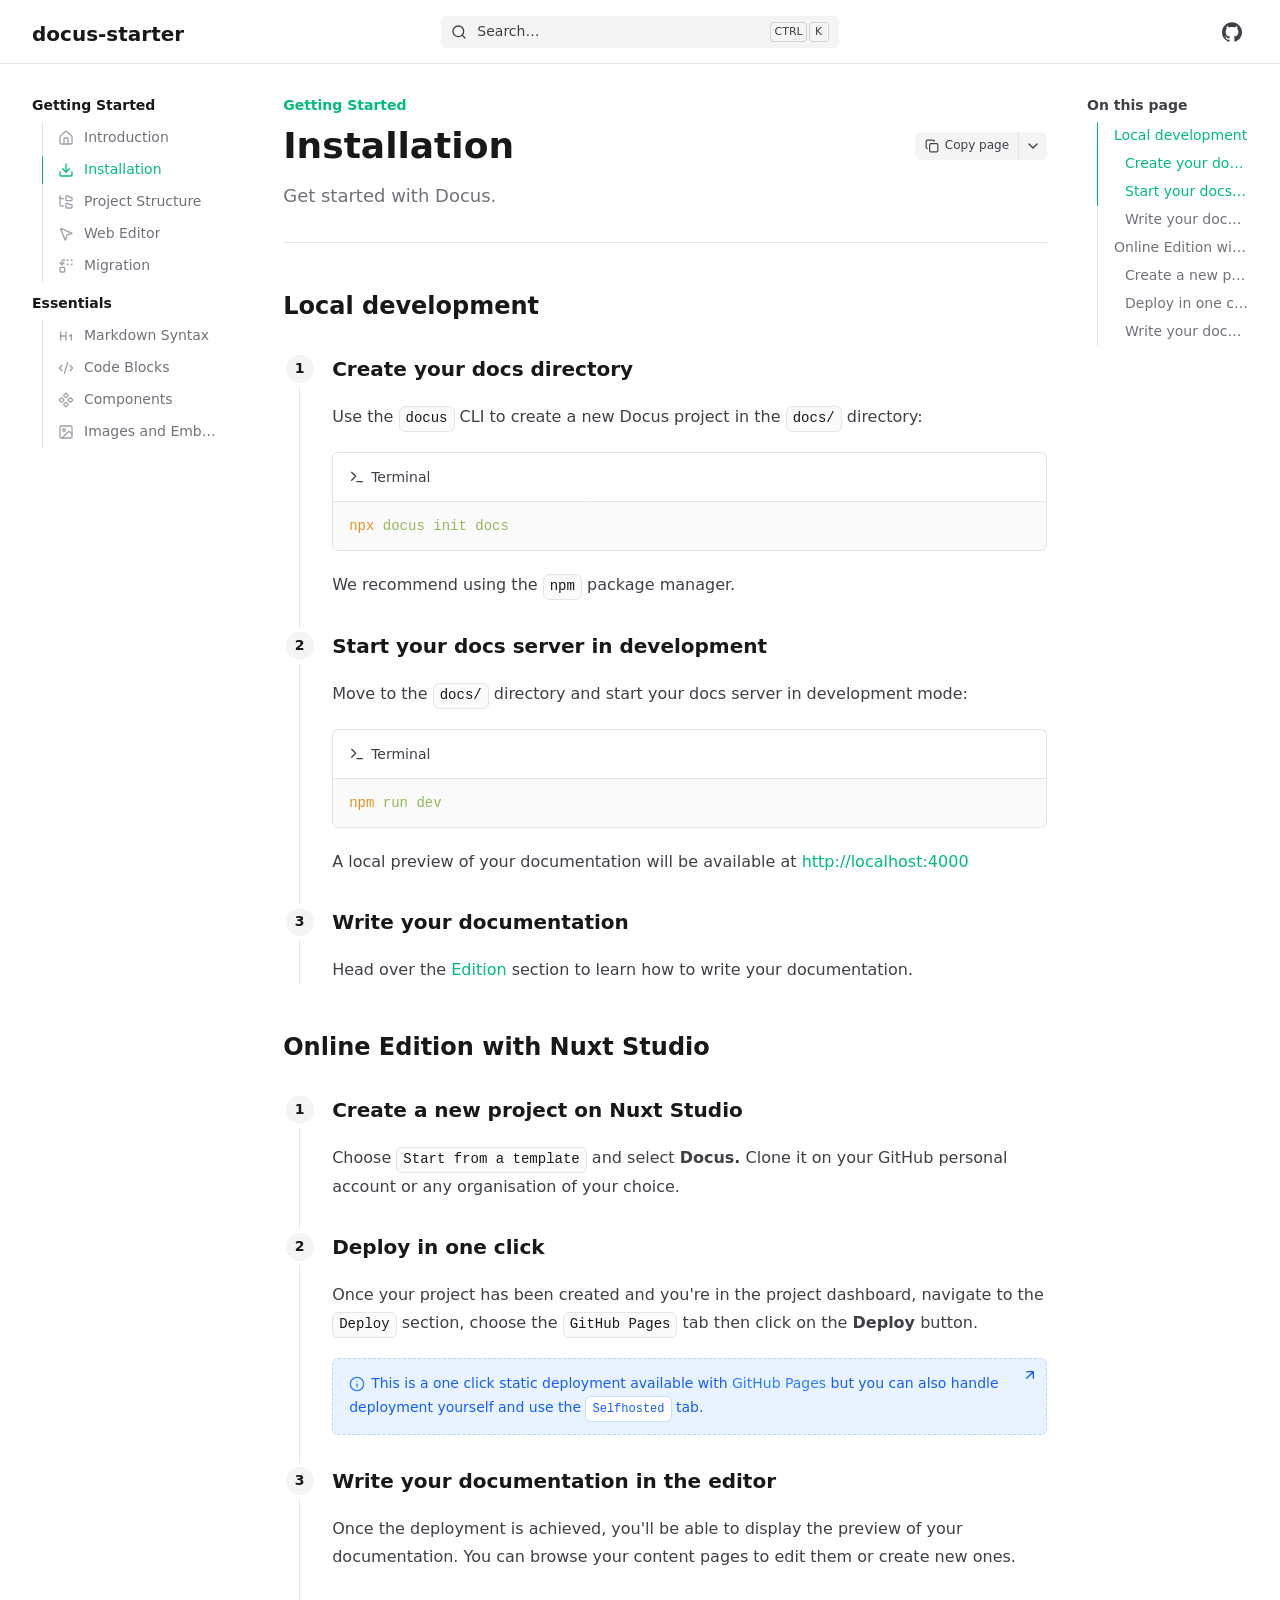
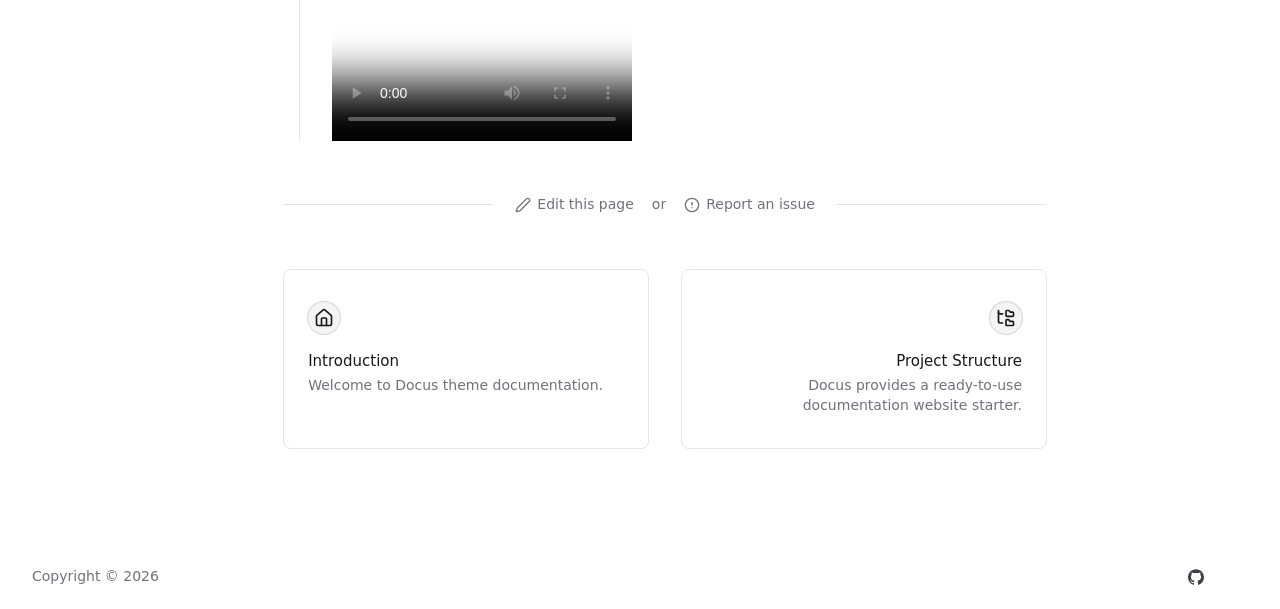
<file: getting-started/installation.html>
<!DOCTYPE html><html  lang="en" dir="ltr"><head><meta charset="utf-8"><meta name="viewport" content="width=device-width, initial-scale=1"><style id="nuxt-ui-colors">@layer base {
  :root {
  --ui-color-primary-50: var(--color-emerald-50, oklch(97.9% 0.021 166.113));
  --ui-color-primary-100: var(--color-emerald-100, oklch(95% 0.052 163.051));
  --ui-color-primary-200: var(--color-emerald-200, oklch(90.5% 0.093 164.15));
  --ui-color-primary-300: var(--color-emerald-300, oklch(84.5% 0.143 164.978));
  --ui-color-primary-400: var(--color-emerald-400, oklch(76.5% 0.177 163.223));
  --ui-color-primary-500: var(--color-emerald-500, oklch(69.6% 0.17 162.48));
  --ui-color-primary-600: var(--color-emerald-600, oklch(59.6% 0.145 163.225));
  --ui-color-primary-700: var(--color-emerald-700, oklch(50.8% 0.118 165.612));
  --ui-color-primary-800: var(--color-emerald-800, oklch(43.2% 0.095 166.913));
  --ui-color-primary-900: var(--color-emerald-900, oklch(37.8% 0.077 168.94));
  --ui-color-primary-950: var(--color-emerald-950, oklch(26.2% 0.051 172.552));
  --ui-color-secondary-50: var(--color-blue-50, oklch(97% 0.014 254.604));
  --ui-color-secondary-100: var(--color-blue-100, oklch(93.2% 0.032 255.585));
  --ui-color-secondary-200: var(--color-blue-200, oklch(88.2% 0.059 254.128));
  --ui-color-secondary-300: var(--color-blue-300, oklch(80.9% 0.105 251.813));
  --ui-color-secondary-400: var(--color-blue-400, oklch(70.7% 0.165 254.624));
  --ui-color-secondary-500: var(--color-blue-500, oklch(62.3% 0.214 259.815));
  --ui-color-secondary-600: var(--color-blue-600, oklch(54.6% 0.245 262.881));
  --ui-color-secondary-700: var(--color-blue-700, oklch(48.8% 0.243 264.376));
  --ui-color-secondary-800: var(--color-blue-800, oklch(42.4% 0.199 265.638));
  --ui-color-secondary-900: var(--color-blue-900, oklch(37.9% 0.146 265.522));
  --ui-color-secondary-950: var(--color-blue-950, oklch(28.2% 0.091 267.935));
  --ui-color-success-50: var(--color-green-50, oklch(98.2% 0.018 155.826));
  --ui-color-success-100: var(--color-green-100, oklch(96.2% 0.044 156.743));
  --ui-color-success-200: var(--color-green-200, oklch(92.5% 0.084 155.995));
  --ui-color-success-300: var(--color-green-300, oklch(87.1% 0.15 154.449));
  --ui-color-success-400: var(--color-green-400, oklch(79.2% 0.209 151.711));
  --ui-color-success-500: var(--color-green-500, oklch(72.3% 0.219 149.579));
  --ui-color-success-600: var(--color-green-600, oklch(62.7% 0.194 149.214));
  --ui-color-success-700: var(--color-green-700, oklch(52.7% 0.154 150.069));
  --ui-color-success-800: var(--color-green-800, oklch(44.8% 0.119 151.328));
  --ui-color-success-900: var(--color-green-900, oklch(39.3% 0.095 152.535));
  --ui-color-success-950: var(--color-green-950, oklch(26.6% 0.065 152.934));
  --ui-color-info-50: var(--color-blue-50, oklch(97% 0.014 254.604));
  --ui-color-info-100: var(--color-blue-100, oklch(93.2% 0.032 255.585));
  --ui-color-info-200: var(--color-blue-200, oklch(88.2% 0.059 254.128));
  --ui-color-info-300: var(--color-blue-300, oklch(80.9% 0.105 251.813));
  --ui-color-info-400: var(--color-blue-400, oklch(70.7% 0.165 254.624));
  --ui-color-info-500: var(--color-blue-500, oklch(62.3% 0.214 259.815));
  --ui-color-info-600: var(--color-blue-600, oklch(54.6% 0.245 262.881));
  --ui-color-info-700: var(--color-blue-700, oklch(48.8% 0.243 264.376));
  --ui-color-info-800: var(--color-blue-800, oklch(42.4% 0.199 265.638));
  --ui-color-info-900: var(--color-blue-900, oklch(37.9% 0.146 265.522));
  --ui-color-info-950: var(--color-blue-950, oklch(28.2% 0.091 267.935));
  --ui-color-warning-50: var(--color-yellow-50, oklch(98.7% 0.026 102.212));
  --ui-color-warning-100: var(--color-yellow-100, oklch(97.3% 0.071 103.193));
  --ui-color-warning-200: var(--color-yellow-200, oklch(94.5% 0.129 101.54));
  --ui-color-warning-300: var(--color-yellow-300, oklch(90.5% 0.182 98.111));
  --ui-color-warning-400: var(--color-yellow-400, oklch(85.2% 0.199 91.936));
  --ui-color-warning-500: var(--color-yellow-500, oklch(79.5% 0.184 86.047));
  --ui-color-warning-600: var(--color-yellow-600, oklch(68.1% 0.162 75.834));
  --ui-color-warning-700: var(--color-yellow-700, oklch(55.4% 0.135 66.442));
  --ui-color-warning-800: var(--color-yellow-800, oklch(47.6% 0.114 61.907));
  --ui-color-warning-900: var(--color-yellow-900, oklch(42.1% 0.095 57.708));
  --ui-color-warning-950: var(--color-yellow-950, oklch(28.6% 0.066 53.813));
  --ui-color-error-50: var(--color-red-50, oklch(97.1% 0.013 17.38));
  --ui-color-error-100: var(--color-red-100, oklch(93.6% 0.032 17.717));
  --ui-color-error-200: var(--color-red-200, oklch(88.5% 0.062 18.334));
  --ui-color-error-300: var(--color-red-300, oklch(80.8% 0.114 19.571));
  --ui-color-error-400: var(--color-red-400, oklch(70.4% 0.191 22.216));
  --ui-color-error-500: var(--color-red-500, oklch(63.7% 0.237 25.331));
  --ui-color-error-600: var(--color-red-600, oklch(57.7% 0.245 27.325));
  --ui-color-error-700: var(--color-red-700, oklch(50.5% 0.213 27.518));
  --ui-color-error-800: var(--color-red-800, oklch(44.4% 0.177 26.899));
  --ui-color-error-900: var(--color-red-900, oklch(39.6% 0.141 25.723));
  --ui-color-error-950: var(--color-red-950, oklch(25.8% 0.092 26.042));
  --ui-color-neutral-50: var(--color-zinc-50, oklch(98.5% 0 0));
  --ui-color-neutral-100: var(--color-zinc-100, oklch(96.7% 0.001 286.375));
  --ui-color-neutral-200: var(--color-zinc-200, oklch(92% 0.004 286.32));
  --ui-color-neutral-300: var(--color-zinc-300, oklch(87.1% 0.006 286.286));
  --ui-color-neutral-400: var(--color-zinc-400, oklch(70.5% 0.015 286.067));
  --ui-color-neutral-500: var(--color-zinc-500, oklch(55.2% 0.016 285.938));
  --ui-color-neutral-600: var(--color-zinc-600, oklch(44.2% 0.017 285.786));
  --ui-color-neutral-700: var(--color-zinc-700, oklch(37% 0.013 285.805));
  --ui-color-neutral-800: var(--color-zinc-800, oklch(27.4% 0.006 286.033));
  --ui-color-neutral-900: var(--color-zinc-900, oklch(21% 0.006 285.885));
  --ui-color-neutral-950: var(--color-zinc-950, oklch(14.1% 0.005 285.823));
  }
  :root, .light {
  --ui-primary: var(--ui-color-primary-500);
  --ui-secondary: var(--ui-color-secondary-500);
  --ui-success: var(--ui-color-success-500);
  --ui-info: var(--ui-color-info-500);
  --ui-warning: var(--ui-color-warning-500);
  --ui-error: var(--ui-color-error-500);
  }
  .dark {
  --ui-primary: var(--ui-color-primary-400);
  --ui-secondary: var(--ui-color-secondary-400);
  --ui-success: var(--ui-color-success-400);
  --ui-info: var(--ui-color-info-400);
  --ui-warning: var(--ui-color-warning-400);
  --ui-error: var(--ui-color-error-400);
  }
}</style><title>Installation - docus-starter</title><style>/*! tailwindcss v4.1.16 | MIT License | https://tailwindcss.com */.shiki span.line{display:block}.shiki span.line.highlight{background-color:var(--ui-bg-accented);margin:0 -16px;padding:0 16px}@supports (color:color-mix(in lab,red,red)){.shiki span.line.highlight{background-color:color-mix(in oklab,var(--ui-bg-accented)50%,transparent)}}</style><link rel="stylesheet" href="/_nuxt/entry.C1x1YM2v.css" crossorigin><style>@layer components {:where(.i-lucide\:alert-circle){display:inline-block;width:1em;height:1em;background-color:currentColor;-webkit-mask-image:var(--svg);mask-image:var(--svg);-webkit-mask-repeat:no-repeat;mask-repeat:no-repeat;-webkit-mask-size:100% 100%;mask-size:100% 100%;--svg:url("data:image/svg+xml,%3Csvg xmlns='http://www.w3.org/2000/svg' viewBox='0 0 24 24' width='24' height='24'%3E%3Cg fill='none' stroke='black' stroke-linecap='round' stroke-linejoin='round' stroke-width='2'%3E%3Ccircle cx='12' cy='12' r='10'/%3E%3Cpath d='M12 8v4m0 4h.01'/%3E%3C/g%3E%3C/svg%3E")}:where(.i-lucide\:arrow-up-right){display:inline-block;width:1em;height:1em;background-color:currentColor;-webkit-mask-image:var(--svg);mask-image:var(--svg);-webkit-mask-repeat:no-repeat;mask-repeat:no-repeat;-webkit-mask-size:100% 100%;mask-size:100% 100%;--svg:url("data:image/svg+xml,%3Csvg xmlns='http://www.w3.org/2000/svg' viewBox='0 0 24 24' width='24' height='24'%3E%3Cpath fill='none' stroke='black' stroke-linecap='round' stroke-linejoin='round' stroke-width='2' d='M7 7h10v10M7 17L17 7'/%3E%3C/svg%3E")}:where(.i-lucide\:chevron-down){display:inline-block;width:1em;height:1em;background-color:currentColor;-webkit-mask-image:var(--svg);mask-image:var(--svg);-webkit-mask-repeat:no-repeat;mask-repeat:no-repeat;-webkit-mask-size:100% 100%;mask-size:100% 100%;--svg:url("data:image/svg+xml,%3Csvg xmlns='http://www.w3.org/2000/svg' viewBox='0 0 24 24' width='24' height='24'%3E%3Cpath fill='none' stroke='black' stroke-linecap='round' stroke-linejoin='round' stroke-width='2' d='m6 9l6 6l6-6'/%3E%3C/svg%3E")}:where(.i-lucide\:code-xml){display:inline-block;width:1em;height:1em;background-color:currentColor;-webkit-mask-image:var(--svg);mask-image:var(--svg);-webkit-mask-repeat:no-repeat;mask-repeat:no-repeat;-webkit-mask-size:100% 100%;mask-size:100% 100%;--svg:url("data:image/svg+xml,%3Csvg xmlns='http://www.w3.org/2000/svg' viewBox='0 0 24 24' width='24' height='24'%3E%3Cpath fill='none' stroke='black' stroke-linecap='round' stroke-linejoin='round' stroke-width='2' d='m18 16l4-4l-4-4M6 8l-4 4l4 4m8.5-12l-5 16'/%3E%3C/svg%3E")}:where(.i-lucide\:component){display:inline-block;width:1em;height:1em;background-color:currentColor;-webkit-mask-image:var(--svg);mask-image:var(--svg);-webkit-mask-repeat:no-repeat;mask-repeat:no-repeat;-webkit-mask-size:100% 100%;mask-size:100% 100%;--svg:url("data:image/svg+xml,%3Csvg xmlns='http://www.w3.org/2000/svg' viewBox='0 0 24 24' width='24' height='24'%3E%3Cpath fill='none' stroke='black' stroke-linecap='round' stroke-linejoin='round' stroke-width='2' d='M15.536 11.293a1 1 0 0 0 0 1.414l2.376 2.377a1 1 0 0 0 1.414 0l2.377-2.377a1 1 0 0 0 0-1.414l-2.377-2.377a1 1 0 0 0-1.414 0zm-13.239 0a1 1 0 0 0 0 1.414l2.377 2.377a1 1 0 0 0 1.414 0l2.377-2.377a1 1 0 0 0 0-1.414L6.088 8.916a1 1 0 0 0-1.414 0zm6.619 6.619a1 1 0 0 0 0 1.415l2.377 2.376a1 1 0 0 0 1.414 0l2.377-2.376a1 1 0 0 0 0-1.415l-2.377-2.376a1 1 0 0 0-1.414 0zm0-13.238a1 1 0 0 0 0 1.414l2.377 2.376a1 1 0 0 0 1.414 0l2.377-2.376a1 1 0 0 0 0-1.414l-2.377-2.377a1 1 0 0 0-1.414 0z'/%3E%3C/svg%3E")}:where(.i-lucide\:copy){display:inline-block;width:1em;height:1em;background-color:currentColor;-webkit-mask-image:var(--svg);mask-image:var(--svg);-webkit-mask-repeat:no-repeat;mask-repeat:no-repeat;-webkit-mask-size:100% 100%;mask-size:100% 100%;--svg:url("data:image/svg+xml,%3Csvg xmlns='http://www.w3.org/2000/svg' viewBox='0 0 24 24' width='24' height='24'%3E%3Cg fill='none' stroke='black' stroke-linecap='round' stroke-linejoin='round' stroke-width='2'%3E%3Crect width='14' height='14' x='8' y='8' rx='2' ry='2'/%3E%3Cpath d='M4 16c-1.1 0-2-.9-2-2V4c0-1.1.9-2 2-2h10c1.1 0 2 .9 2 2'/%3E%3C/g%3E%3C/svg%3E")}:where(.i-lucide\:download){display:inline-block;width:1em;height:1em;background-color:currentColor;-webkit-mask-image:var(--svg);mask-image:var(--svg);-webkit-mask-repeat:no-repeat;mask-repeat:no-repeat;-webkit-mask-size:100% 100%;mask-size:100% 100%;--svg:url("data:image/svg+xml,%3Csvg xmlns='http://www.w3.org/2000/svg' viewBox='0 0 24 24' width='24' height='24'%3E%3Cg fill='none' stroke='black' stroke-linecap='round' stroke-linejoin='round' stroke-width='2'%3E%3Cpath d='M12 15V3m9 12v4a2 2 0 0 1-2 2H5a2 2 0 0 1-2-2v-4'/%3E%3Cpath d='m7 10l5 5l5-5'/%3E%3C/g%3E%3C/svg%3E")}:where(.i-lucide\:folder-tree){display:inline-block;width:1em;height:1em;background-color:currentColor;-webkit-mask-image:var(--svg);mask-image:var(--svg);-webkit-mask-repeat:no-repeat;mask-repeat:no-repeat;-webkit-mask-size:100% 100%;mask-size:100% 100%;--svg:url("data:image/svg+xml,%3Csvg xmlns='http://www.w3.org/2000/svg' viewBox='0 0 24 24' width='24' height='24'%3E%3Cg fill='none' stroke='black' stroke-linecap='round' stroke-linejoin='round' stroke-width='2'%3E%3Cpath d='M20 10a1 1 0 0 0 1-1V6a1 1 0 0 0-1-1h-2.5a1 1 0 0 1-.8-.4l-.9-1.2A1 1 0 0 0 15 3h-2a1 1 0 0 0-1 1v5a1 1 0 0 0 1 1Zm0 11a1 1 0 0 0 1-1v-3a1 1 0 0 0-1-1h-2.9a1 1 0 0 1-.88-.55l-.42-.85a1 1 0 0 0-.92-.6H13a1 1 0 0 0-1 1v5a1 1 0 0 0 1 1ZM3 5a2 2 0 0 0 2 2h3'/%3E%3Cpath d='M3 3v13a2 2 0 0 0 2 2h3'/%3E%3C/g%3E%3C/svg%3E")}:where(.i-lucide\:hash){display:inline-block;width:1em;height:1em;background-color:currentColor;-webkit-mask-image:var(--svg);mask-image:var(--svg);-webkit-mask-repeat:no-repeat;mask-repeat:no-repeat;-webkit-mask-size:100% 100%;mask-size:100% 100%;--svg:url("data:image/svg+xml,%3Csvg xmlns='http://www.w3.org/2000/svg' viewBox='0 0 24 24' width='24' height='24'%3E%3Cpath fill='none' stroke='black' stroke-linecap='round' stroke-linejoin='round' stroke-width='2' d='M4 9h16M4 15h16M10 3L8 21m8-18l-2 18'/%3E%3C/svg%3E")}:where(.i-lucide\:heading-1){display:inline-block;width:1em;height:1em;background-color:currentColor;-webkit-mask-image:var(--svg);mask-image:var(--svg);-webkit-mask-repeat:no-repeat;mask-repeat:no-repeat;-webkit-mask-size:100% 100%;mask-size:100% 100%;--svg:url("data:image/svg+xml,%3Csvg xmlns='http://www.w3.org/2000/svg' viewBox='0 0 24 24' width='24' height='24'%3E%3Cpath fill='none' stroke='black' stroke-linecap='round' stroke-linejoin='round' stroke-width='2' d='M4 12h8m-8 6V6m8 12V6m5 6l3-2v8'/%3E%3C/svg%3E")}:where(.i-lucide\:house){display:inline-block;width:1em;height:1em;background-color:currentColor;-webkit-mask-image:var(--svg);mask-image:var(--svg);-webkit-mask-repeat:no-repeat;mask-repeat:no-repeat;-webkit-mask-size:100% 100%;mask-size:100% 100%;--svg:url("data:image/svg+xml,%3Csvg xmlns='http://www.w3.org/2000/svg' viewBox='0 0 24 24' width='24' height='24'%3E%3Cg fill='none' stroke='black' stroke-linecap='round' stroke-linejoin='round' stroke-width='2'%3E%3Cpath d='M15 21v-8a1 1 0 0 0-1-1h-4a1 1 0 0 0-1 1v8'/%3E%3Cpath d='M3 10a2 2 0 0 1 .709-1.528l7-6a2 2 0 0 1 2.582 0l7 6A2 2 0 0 1 21 10v9a2 2 0 0 1-2 2H5a2 2 0 0 1-2-2z'/%3E%3C/g%3E%3C/svg%3E")}:where(.i-lucide\:image){display:inline-block;width:1em;height:1em;background-color:currentColor;-webkit-mask-image:var(--svg);mask-image:var(--svg);-webkit-mask-repeat:no-repeat;mask-repeat:no-repeat;-webkit-mask-size:100% 100%;mask-size:100% 100%;--svg:url("data:image/svg+xml,%3Csvg xmlns='http://www.w3.org/2000/svg' viewBox='0 0 24 24' width='24' height='24'%3E%3Cg fill='none' stroke='black' stroke-linecap='round' stroke-linejoin='round' stroke-width='2'%3E%3Crect width='18' height='18' x='3' y='3' rx='2' ry='2'/%3E%3Ccircle cx='9' cy='9' r='2'/%3E%3Cpath d='m21 15l-3.086-3.086a2 2 0 0 0-2.828 0L6 21'/%3E%3C/g%3E%3C/svg%3E")}:where(.i-lucide\:info){display:inline-block;width:1em;height:1em;background-color:currentColor;-webkit-mask-image:var(--svg);mask-image:var(--svg);-webkit-mask-repeat:no-repeat;mask-repeat:no-repeat;-webkit-mask-size:100% 100%;mask-size:100% 100%;--svg:url("data:image/svg+xml,%3Csvg xmlns='http://www.w3.org/2000/svg' viewBox='0 0 24 24' width='24' height='24'%3E%3Cg fill='none' stroke='black' stroke-linecap='round' stroke-linejoin='round' stroke-width='2'%3E%3Ccircle cx='12' cy='12' r='10'/%3E%3Cpath d='M12 16v-4m0-4h.01'/%3E%3C/g%3E%3C/svg%3E")}:where(.i-lucide\:mouse-pointer-2){display:inline-block;width:1em;height:1em;background-color:currentColor;-webkit-mask-image:var(--svg);mask-image:var(--svg);-webkit-mask-repeat:no-repeat;mask-repeat:no-repeat;-webkit-mask-size:100% 100%;mask-size:100% 100%;--svg:url("data:image/svg+xml,%3Csvg xmlns='http://www.w3.org/2000/svg' viewBox='0 0 24 24' width='24' height='24'%3E%3Cpath fill='none' stroke='black' stroke-linecap='round' stroke-linejoin='round' stroke-width='2' d='M4.037 4.688a.495.495 0 0 1 .651-.651l16 6.5a.5.5 0 0 1-.063.947l-6.124 1.58a2 2 0 0 0-1.438 1.435l-1.579 6.126a.5.5 0 0 1-.947.063z'/%3E%3C/svg%3E")}:where(.i-lucide\:pen){display:inline-block;width:1em;height:1em;background-color:currentColor;-webkit-mask-image:var(--svg);mask-image:var(--svg);-webkit-mask-repeat:no-repeat;mask-repeat:no-repeat;-webkit-mask-size:100% 100%;mask-size:100% 100%;--svg:url("data:image/svg+xml,%3Csvg xmlns='http://www.w3.org/2000/svg' viewBox='0 0 24 24' width='24' height='24'%3E%3Cpath fill='none' stroke='black' stroke-linecap='round' stroke-linejoin='round' stroke-width='2' d='M21.174 6.812a1 1 0 0 0-3.986-3.987L3.842 16.174a2 2 0 0 0-.5.83l-1.321 4.352a.5.5 0 0 0 .623.622l4.353-1.32a2 2 0 0 0 .83-.497z'/%3E%3C/svg%3E")}:where(.i-lucide\:replace){display:inline-block;width:1em;height:1em;background-color:currentColor;-webkit-mask-image:var(--svg);mask-image:var(--svg);-webkit-mask-repeat:no-repeat;mask-repeat:no-repeat;-webkit-mask-size:100% 100%;mask-size:100% 100%;--svg:url("data:image/svg+xml,%3Csvg xmlns='http://www.w3.org/2000/svg' viewBox='0 0 24 24' width='24' height='24'%3E%3Cg fill='none' stroke='black' stroke-linecap='round' stroke-linejoin='round' stroke-width='2'%3E%3Cpath d='M14 4a1 1 0 0 1 1-1m0 7a1 1 0 0 1-1-1m7-5a1 1 0 0 0-1-1m1 6a1 1 0 0 1-1 1M3 7l3 3l3-3'/%3E%3Cpath d='M6 10V5a2 2 0 0 1 2-2h2'/%3E%3Crect width='7' height='7' x='3' y='14' rx='1'/%3E%3C/g%3E%3C/svg%3E")}:where(.i-lucide\:search){display:inline-block;width:1em;height:1em;background-color:currentColor;-webkit-mask-image:var(--svg);mask-image:var(--svg);-webkit-mask-repeat:no-repeat;mask-repeat:no-repeat;-webkit-mask-size:100% 100%;mask-size:100% 100%;--svg:url("data:image/svg+xml,%3Csvg xmlns='http://www.w3.org/2000/svg' viewBox='0 0 24 24' width='24' height='24'%3E%3Cg fill='none' stroke='black' stroke-linecap='round' stroke-linejoin='round' stroke-width='2'%3E%3Cpath d='m21 21l-4.34-4.34'/%3E%3Ccircle cx='11' cy='11' r='8'/%3E%3C/g%3E%3C/svg%3E")}:where(.i-lucide\:terminal){display:inline-block;width:1em;height:1em;background-color:currentColor;-webkit-mask-image:var(--svg);mask-image:var(--svg);-webkit-mask-repeat:no-repeat;mask-repeat:no-repeat;-webkit-mask-size:100% 100%;mask-size:100% 100%;--svg:url("data:image/svg+xml,%3Csvg xmlns='http://www.w3.org/2000/svg' viewBox='0 0 24 24' width='24' height='24'%3E%3Cpath fill='none' stroke='black' stroke-linecap='round' stroke-linejoin='round' stroke-width='2' d='M12 19h8M4 17l6-6l-6-6'/%3E%3C/svg%3E")}:where(.i-simple-icons\:github){display:inline-block;width:1em;height:1em;background-color:currentColor;-webkit-mask-image:var(--svg);mask-image:var(--svg);-webkit-mask-repeat:no-repeat;mask-repeat:no-repeat;-webkit-mask-size:100% 100%;mask-size:100% 100%;--svg:url("data:image/svg+xml,%3Csvg xmlns='http://www.w3.org/2000/svg' viewBox='0 0 24 24' width='24' height='24'%3E%3Cpath fill='black' d='M12 .297c-6.63 0-12 5.373-12 12c0 5.303 3.438 9.8 8.205 11.385c.6.113.82-.258.82-.577c0-.285-.01-1.04-.015-2.04c-3.338.724-4.042-1.61-4.042-1.61C4.422 18.07 3.633 17.7 3.633 17.7c-1.087-.744.084-.729.084-.729c1.205.084 1.838 1.236 1.838 1.236c1.07 1.835 2.809 1.305 3.495.998c.108-.776.417-1.305.76-1.605c-2.665-.3-5.466-1.332-5.466-5.93c0-1.31.465-2.38 1.235-3.22c-.135-.303-.54-1.523.105-3.176c0 0 1.005-.322 3.3 1.23c.96-.267 1.98-.399 3-.405c1.02.006 2.04.138 3 .405c2.28-1.552 3.285-1.23 3.285-1.23c.645 1.653.24 2.873.12 3.176c.765.84 1.23 1.91 1.23 3.22c0 4.61-2.805 5.625-5.475 5.92c.42.36.81 1.096.81 2.22c0 1.606-.015 2.896-.015 3.286c0 .315.21.69.825.57C20.565 22.092 24 17.592 24 12.297c0-6.627-5.373-12-12-12'/%3E%3C/svg%3E")}}</style><link rel="preload" as="fetch" crossorigin="anonymous" href="/getting-started/installation/_payload.json?acfdc149-55c9-40d0-8e88-8155cd105113"><link rel="modulepreload" as="script" crossorigin href="/_nuxt/BKq391Ct.js"><link rel="modulepreload" as="script" crossorigin href="/_nuxt/D9ZP_QAO.js"><link rel="modulepreload" as="script" crossorigin href="/_nuxt/Cg3qZu-f.js"><link rel="modulepreload" as="script" crossorigin href="/_nuxt/CjP1UmBn.js"><link rel="modulepreload" as="script" crossorigin href="/_nuxt/C7_io6cx.js"><link rel="modulepreload" as="script" crossorigin href="/_nuxt/DNbKBwLa.js"><link rel="modulepreload" as="script" crossorigin href="/_nuxt/BN_7HF1G.js"><link rel="modulepreload" as="script" crossorigin href="/_nuxt/CZyMkl2R.js"><link rel="modulepreload" as="script" crossorigin href="/_nuxt/CbflDXS7.js"><link rel="modulepreload" as="script" crossorigin href="/_nuxt/CrebF2rA.js"><link rel="modulepreload" as="script" crossorigin href="/_nuxt/B8STsLed.js"><link rel="modulepreload" as="script" crossorigin href="/_nuxt/DLSu3qRu.js"><link rel="modulepreload" as="script" crossorigin href="/_nuxt/Bi2HqXNg.js"><link rel="modulepreload" as="script" crossorigin href="/_nuxt/DskcHQ9Y.js"><link rel="modulepreload" as="script" crossorigin href="/_nuxt/B0pmQD8O.js"><link rel="modulepreload" as="script" crossorigin href="/_nuxt/ztuDAuIs.js"><link rel="modulepreload" as="script" crossorigin href="/_nuxt/Bzb0MaCo.js"><link rel="modulepreload" as="script" crossorigin href="/_nuxt/BzB9lEJL.js"><link rel="modulepreload" as="script" crossorigin href="/_nuxt/DSoXN6c1.js"><link rel="preload" as="fetch" fetchpriority="low" crossorigin="anonymous" href="/_nuxt/builds/meta/acfdc149-55c9-40d0-8e88-8155cd105113.json"><meta property="og:image" content="/__og-image__/static/getting-started/installation/og.png"><meta property="og:image:type" content="image/png"><meta name="twitter:card" content="summary_large_image"><meta name="twitter:image" content="/__og-image__/static/getting-started/installation/og.png"><meta name="twitter:image:src" content="/__og-image__/static/getting-started/installation/og.png"><meta property="og:image:width" content="1200"><meta name="twitter:image:width" content="1200"><meta property="og:image:height" content="600"><meta name="twitter:image:height" content="600"><meta name="robots" content="index, follow, max-image-preview:large, max-snippet:-1, max-video-preview:-1"><link rel="icon" href="/favicon.ico"><meta name="description" content="Get started with Docus documentation theme."><meta property="og:site_name" content="docus-starter"><meta property="og:title" content="Installation"><meta property="og:description" content="Get started with Docus documentation theme."><script type="module" src="/_nuxt/BKq391Ct.js" crossorigin></script><script>"use strict";(()=>{const t=window,e=document.documentElement,c=["dark","light"],n=getStorageValue("localStorage","nuxt-color-mode")||"system";let i=n==="system"?u():n;const r=e.getAttribute("data-color-mode-forced");r&&(i=r),l(i),t["__NUXT_COLOR_MODE__"]={preference:n,value:i,getColorScheme:u,addColorScheme:l,removeColorScheme:d};function l(o){const s=""+o+"",a="";e.classList?e.classList.add(s):e.className+=" "+s,a&&e.setAttribute("data-"+a,o)}function d(o){const s=""+o+"",a="";e.classList?e.classList.remove(s):e.className=e.className.replace(new RegExp(s,"g"),""),a&&e.removeAttribute("data-"+a)}function f(o){return t.matchMedia("(prefers-color-scheme"+o+")")}function u(){if(t.matchMedia&&f("").media!=="not all"){for(const o of c)if(f(":"+o).matches)return o}return"light"}})();function getStorageValue(t,e){switch(t){case"localStorage":return window.localStorage.getItem(e);case"sessionStorage":return window.sessionStorage.getItem(e);case"cookie":return getCookie(e);default:return null}}function getCookie(t){const c=("; "+window.document.cookie).split("; "+t+"=");if(c.length===2)return c.pop()?.split(";").shift()}</script></head><body><div id="__nuxt" class="isolate"><!--[--><!--[--><!--[--><!--[--><!--[--><div class="nuxt-loading-indicator" style="position:fixed;top:0;right:0;left:0;pointer-events:none;width:auto;height:3px;opacity:0;background:var(--ui-primary);background-size:0% auto;transform:scaleX(0%);transform-origin:left;transition:transform 0.1s, height 0.4s, opacity 0.4s;z-index:999999;"></div><!--[--><!----><!----><!----><header class="bg-default/75 backdrop-blur border-b border-default h-(--ui-header-height) sticky top-0 z-50"><!--[--><!--]--><div class="w-full max-w-(--ui-container) mx-auto px-4 sm:px-6 lg:px-8 flex items-center justify-between gap-3 h-full"><!--[--><div class="lg:flex-1 flex items-center gap-1.5"><!----><!--[--><a href="/" aria-label="docus-starter" class="focus-visible:outline-primary hover:text-default transition-colors shrink-0 font-bold text-xl text-highlighted flex items-end gap-1.5"><!--[--><!--[--><!--[--><span class="h-6 w-auto shrink-0">docus-starter</span><!--]--><!--]--><!--]--></a><!--]--></div><div class="hidden lg:flex flex-1"><!--[--><!--[--><!----><!--[--><!--[--><button type="button" class="rounded-md font-medium inline-flex items-center disabled:cursor-not-allowed aria-disabled:cursor-not-allowed disabled:opacity-75 aria-disabled:opacity-75 transition-colors px-2.5 py-1.5 text-sm gap-1.5 text-default bg-elevated hover:bg-accented/75 active:bg-accented/75 focus:outline-none focus-visible:bg-accented/75 disabled:bg-elevated aria-disabled:bg-elevated w-full"><!--[--><!--[--><span class="iconify i-lucide:search shrink-0 size-4 mr-1" aria-hidden="true" style=""></span><!--]--><!--[--><span class="truncate">Search…</span><!--]--><!--[--><div class="hidden lg:flex items-center gap-0.5 ms-auto"><!--[--><!--[--><kbd class="inline-flex items-center justify-center px-1 rounded-sm font-medium font-sans uppercase h-5 min-w-[20px] text-[11px] ring ring-inset ring-accented text-default bg-elevated"><!--[--> <!--]--></kbd><kbd class="inline-flex items-center justify-center px-1 rounded-sm font-medium font-sans uppercase h-5 min-w-[20px] text-[11px] ring ring-inset ring-accented text-default bg-elevated"><!--[-->k<!--]--></kbd><!--]--><!--]--></div><!--]--><!--]--></button><!--]--><!--]--><!--]--><!--]--></div><div class="flex items-center justify-end lg:flex-1 gap-1.5"><!--[--><div></div><!----><!--[--><!----><!--[--><!--[--><button type="button" aria-label="Search…" class="rounded-md font-medium inline-flex items-center disabled:cursor-not-allowed aria-disabled:cursor-not-allowed disabled:opacity-75 aria-disabled:opacity-75 transition-colors text-sm gap-1.5 text-default hover:bg-elevated active:bg-elevated focus:outline-none focus-visible:bg-elevated hover:disabled:bg-transparent dark:hover:disabled:bg-transparent hover:aria-disabled:bg-transparent dark:hover:aria-disabled:bg-transparent p-1.5 lg:hidden"><!--[--><!--[--><span class="iconify i-lucide:search shrink-0 size-5" aria-hidden="true" style=""></span><!--]--><!--[--><!----><!--]--><!--[--><!----><!--]--><!--]--></button><!--]--><!--]--><!--]--><!--[--><div class="h-8 w-8 animate-pulse bg-neutral-200 dark:bg-neutral-800 rounded-md"></div><!--]--><!--[--><!--[--><!--[--><a href="https://github.com/yourcpuisoverheating/radiocast-docs" rel="noopener noreferrer" target="_blank" aria-label="GitHub" class="rounded-md font-medium inline-flex items-center disabled:cursor-not-allowed aria-disabled:cursor-not-allowed disabled:opacity-75 aria-disabled:opacity-75 transition-colors text-sm gap-1.5 text-default hover:bg-elevated active:bg-elevated focus:outline-none focus-visible:bg-elevated hover:disabled:bg-transparent dark:hover:disabled:bg-transparent hover:aria-disabled:bg-transparent dark:hover:aria-disabled:bg-transparent p-1.5"><!--[--><!--[--><span class="iconify i-simple-icons:github shrink-0 size-5" aria-hidden="true" style=""></span><!--]--><!--[--><!----><!--]--><!--[--><!----><!--]--><!--]--></a><!--]--><!--]--><!--]--><!--]--><!--[--><!--[--><!--[--><button type="button" class="rounded-md font-medium inline-flex items-center disabled:cursor-not-allowed aria-disabled:cursor-not-allowed disabled:opacity-75 aria-disabled:opacity-75 transition-colors text-xs gap-1.5 text-default hover:bg-elevated active:bg-elevated focus:outline-none focus-visible:bg-elevated hover:disabled:bg-transparent dark:hover:disabled:bg-transparent hover:aria-disabled:bg-transparent dark:hover:aria-disabled:bg-transparent p-1.5 -me-1.5 lg:hidden"><!--[--><!--[--><!----><!--]--><!--[--><svg xmlns="http://www.w3.org/2000/svg" class="size-5" viewBox="0 0 24 24" fill="none" stroke="currentColor" stroke-width="2" stroke-linecap="round" stroke-linejoin="round"><line x1="4" y1="6" x2="20" y2="6" class="outline-none"></line><line x1="4" y1="12" x2="20" y2="12" class="outline-none"></line><line x1="4" y1="18" x2="20" y2="18" class="outline-none"></line></svg><!--]--><!--[--><!----><!--]--><!--]--></button><!--]--><!--]--><!--]--></div><!--]--></div><!--[--><!--]--></header><!--[--><!----><!--v-if--><!--]--><!--]--><div class="min-h-[calc(100vh-var(--ui-header-height))]"><!--[--><div class="w-full max-w-(--ui-container) mx-auto px-4 sm:px-6 lg:px-8"><!--[--><div class="flex flex-col lg:grid lg:grid-cols-10 lg:gap-10"><aside class="hidden overflow-y-auto lg:block lg:max-h-[calc(100vh-var(--ui-header-height))] lg:sticky lg:top-(--ui-header-height) py-8 lg:ps-4 lg:-ms-4 lg:pe-6.5 lg:col-span-2"><div class="relative"><!----><!--[--><div></div><!--[--><!----><nav><ul class="isolate -mx-2.5 -mt-1.5"><!--[--><!--[--><!--[--><li data-state="open" data-orientation="vertical" class="flex flex-col data-[state=open]:mb-1.5"><!--[--><!--[--><button type="button" aria-controls aria-expanded="true" data-state="open" id="reka-accordion-trigger-v-0-3-0" data-reka-collection-item data-orientation="vertical" class="group relative w-full px-2.5 py-1.5 before:inset-y-px before:inset-x-0 flex items-center gap-1.5 text-sm before:absolute before:z-[-1] before:rounded-md focus:outline-none focus-visible:outline-none focus-visible:before:ring-inset focus-visible:before:ring-2 focus-visible:before:ring-primary text-muted hover:text-highlighted data-[state=open]:text-highlighted transition-colors font-semibold focus-visible:ring-primary"><!--[--><!--[--><!--[--><!--[--><!----><!--]--><span class="truncate"><!--[-->Getting Started<!--]--><!----></span><span class="ms-auto gap-1.5 items-center hidden"><!--[--><!----><span class="iconify i-lucide:chevron-down size-5 transform transition-transform duration-200 shrink-0 group-data-[state=open]:rotate-180" aria-hidden="true" style=""></span><!--]--></span><!--]--><!--]--><!--]--></button><div role="region" aria-labelledby="reka-accordion-trigger-v-0-3-0" data-orientation="vertical" style="--reka-accordion-content-width:var(--reka-collapsible-content-width);--reka-accordion-content-height:var(--reka-collapsible-content-height);--reka-collapsible-content-height:0px;--reka-collapsible-content-width:0px;" class="data-[state=open]:animate-[accordion-down_200ms_ease-out] data-[state=closed]:animate-[accordion-up_200ms_ease-out] overflow-hidden focus:outline-none" id="reka-collapsible-content-v-0-3-1"><!--[--><!--[--><!--[--><!----><ul class="ms-5 border-s border-default"><!--[--><!--[--><!--[--><li class="ps-1.5 -ms-px"><!--[--><a href="/getting-started/introduction" class="group relative w-full px-2.5 py-1.5 before:inset-y-px before:inset-x-0 flex items-center gap-1.5 text-sm before:absolute before:z-[-1] before:rounded-md focus:outline-none focus-visible:outline-none focus-visible:before:ring-inset focus-visible:before:ring-2 focus-visible:before:ring-primary text-muted after:absolute after:-left-1.5 after:inset-y-0.5 after:block after:w-px after:rounded-full after:transition-colors hover:text-highlighted data-[state=open]:text-highlighted transition-colors"><!--[--><!--[--><!--[--><span class="iconify i-lucide:house shrink-0 size-4 mr-1 text-dimmed group-hover:text-default group-data-[state=open]:text-default transition-colors" aria-hidden="true" style=""></span><!--]--><span class="truncate"><!--[-->Introduction<!--]--><!----></span><!----><!--]--><!--]--></a><!--]--></li><!--]--><!--[--><li class="ps-1.5 -ms-px"><!--[--><a href="/getting-started/installation" class="group relative w-full px-2.5 py-1.5 before:inset-y-px before:inset-x-0 flex items-center gap-1.5 text-sm before:absolute before:z-[-1] before:rounded-md focus:outline-none focus-visible:outline-none focus-visible:before:ring-inset focus-visible:before:ring-2 focus-visible:before:ring-primary font-medium after:absolute after:-left-1.5 after:inset-y-0.5 after:block after:w-px after:rounded-full after:transition-colors text-primary after:bg-primary"><!--[--><!--[--><!--[--><span class="iconify i-lucide:download shrink-0 size-4 mr-1 text-primary group-data-[state=open]:text-primary" aria-hidden="true" style=""></span><!--]--><span class="truncate"><!--[-->Installation<!--]--><!----></span><!----><!--]--><!--]--></a><!--]--></li><!--]--><!--[--><li class="ps-1.5 -ms-px"><!--[--><a href="/getting-started/project-structure" class="group relative w-full px-2.5 py-1.5 before:inset-y-px before:inset-x-0 flex items-center gap-1.5 text-sm before:absolute before:z-[-1] before:rounded-md focus:outline-none focus-visible:outline-none focus-visible:before:ring-inset focus-visible:before:ring-2 focus-visible:before:ring-primary text-muted after:absolute after:-left-1.5 after:inset-y-0.5 after:block after:w-px after:rounded-full after:transition-colors hover:text-highlighted data-[state=open]:text-highlighted transition-colors"><!--[--><!--[--><!--[--><span class="iconify i-lucide:folder-tree shrink-0 size-4 mr-1 text-dimmed group-hover:text-default group-data-[state=open]:text-default transition-colors" aria-hidden="true" style=""></span><!--]--><span class="truncate"><!--[-->Project Structure<!--]--><!----></span><!----><!--]--><!--]--></a><!--]--></li><!--]--><!--[--><li class="ps-1.5 -ms-px"><!--[--><a href="/getting-started/studio" class="group relative w-full px-2.5 py-1.5 before:inset-y-px before:inset-x-0 flex items-center gap-1.5 text-sm before:absolute before:z-[-1] before:rounded-md focus:outline-none focus-visible:outline-none focus-visible:before:ring-inset focus-visible:before:ring-2 focus-visible:before:ring-primary text-muted after:absolute after:-left-1.5 after:inset-y-0.5 after:block after:w-px after:rounded-full after:transition-colors hover:text-highlighted data-[state=open]:text-highlighted transition-colors"><!--[--><!--[--><!--[--><span class="iconify i-lucide:mouse-pointer-2 shrink-0 size-4 mr-1 text-dimmed group-hover:text-default group-data-[state=open]:text-default transition-colors" aria-hidden="true" style=""></span><!--]--><span class="truncate"><!--[-->Web Editor<!--]--><!----></span><!----><!--]--><!--]--></a><!--]--></li><!--]--><!--[--><li class="ps-1.5 -ms-px"><!--[--><a href="/getting-started/migration" class="group relative w-full px-2.5 py-1.5 before:inset-y-px before:inset-x-0 flex items-center gap-1.5 text-sm before:absolute before:z-[-1] before:rounded-md focus:outline-none focus-visible:outline-none focus-visible:before:ring-inset focus-visible:before:ring-2 focus-visible:before:ring-primary text-muted after:absolute after:-left-1.5 after:inset-y-0.5 after:block after:w-px after:rounded-full after:transition-colors hover:text-highlighted data-[state=open]:text-highlighted transition-colors"><!--[--><!--[--><!--[--><span class="iconify i-lucide:replace shrink-0 size-4 mr-1 text-dimmed group-hover:text-default group-data-[state=open]:text-default transition-colors" aria-hidden="true" style=""></span><!--]--><span class="truncate"><!--[-->Migration<!--]--><!----></span><!----><!--]--><!--]--></a><!--]--></li><!--]--><!--]--><!--]--></ul><!--]--><!--]--><!--]--></div><!--]--><!--]--></li><!--]--><!--[--><li data-state="open" data-orientation="vertical" class="flex flex-col data-[state=open]:mb-1.5"><!--[--><!--[--><button type="button" aria-controls aria-expanded="true" data-state="open" id="reka-accordion-trigger-v-0-3-2" data-reka-collection-item data-orientation="vertical" class="group relative w-full px-2.5 py-1.5 before:inset-y-px before:inset-x-0 flex items-center gap-1.5 text-sm before:absolute before:z-[-1] before:rounded-md focus:outline-none focus-visible:outline-none focus-visible:before:ring-inset focus-visible:before:ring-2 focus-visible:before:ring-primary text-muted hover:text-highlighted data-[state=open]:text-highlighted transition-colors font-semibold focus-visible:ring-primary"><!--[--><!--[--><!--[--><!--[--><!----><!--]--><span class="truncate"><!--[-->Essentials<!--]--><!----></span><span class="ms-auto gap-1.5 items-center hidden"><!--[--><!----><span class="iconify i-lucide:chevron-down size-5 transform transition-transform duration-200 shrink-0 group-data-[state=open]:rotate-180" aria-hidden="true" style=""></span><!--]--></span><!--]--><!--]--><!--]--></button><div role="region" aria-labelledby="reka-accordion-trigger-v-0-3-2" data-orientation="vertical" style="--reka-accordion-content-width:var(--reka-collapsible-content-width);--reka-accordion-content-height:var(--reka-collapsible-content-height);--reka-collapsible-content-height:0px;--reka-collapsible-content-width:0px;" class="data-[state=open]:animate-[accordion-down_200ms_ease-out] data-[state=closed]:animate-[accordion-up_200ms_ease-out] overflow-hidden focus:outline-none" id="reka-collapsible-content-v-0-3-3"><!--[--><!--[--><!--[--><!----><ul class="ms-5 border-s border-default"><!--[--><!--[--><!--[--><li class="ps-1.5 -ms-px"><!--[--><a href="/essentials/markdown-syntax" class="group relative w-full px-2.5 py-1.5 before:inset-y-px before:inset-x-0 flex items-center gap-1.5 text-sm before:absolute before:z-[-1] before:rounded-md focus:outline-none focus-visible:outline-none focus-visible:before:ring-inset focus-visible:before:ring-2 focus-visible:before:ring-primary text-muted after:absolute after:-left-1.5 after:inset-y-0.5 after:block after:w-px after:rounded-full after:transition-colors hover:text-highlighted data-[state=open]:text-highlighted transition-colors"><!--[--><!--[--><!--[--><span class="iconify i-lucide:heading-1 shrink-0 size-4 mr-1 text-dimmed group-hover:text-default group-data-[state=open]:text-default transition-colors" aria-hidden="true" style=""></span><!--]--><span class="truncate"><!--[-->Markdown Syntax<!--]--><!----></span><!----><!--]--><!--]--></a><!--]--></li><!--]--><!--[--><li class="ps-1.5 -ms-px"><!--[--><a href="/essentials/code-blocks" class="group relative w-full px-2.5 py-1.5 before:inset-y-px before:inset-x-0 flex items-center gap-1.5 text-sm before:absolute before:z-[-1] before:rounded-md focus:outline-none focus-visible:outline-none focus-visible:before:ring-inset focus-visible:before:ring-2 focus-visible:before:ring-primary text-muted after:absolute after:-left-1.5 after:inset-y-0.5 after:block after:w-px after:rounded-full after:transition-colors hover:text-highlighted data-[state=open]:text-highlighted transition-colors"><!--[--><!--[--><!--[--><span class="iconify i-lucide:code-xml shrink-0 size-4 mr-1 text-dimmed group-hover:text-default group-data-[state=open]:text-default transition-colors" aria-hidden="true" style=""></span><!--]--><span class="truncate"><!--[-->Code Blocks<!--]--><!----></span><!----><!--]--><!--]--></a><!--]--></li><!--]--><!--[--><li class="ps-1.5 -ms-px"><!--[--><a href="/essentials/components" class="group relative w-full px-2.5 py-1.5 before:inset-y-px before:inset-x-0 flex items-center gap-1.5 text-sm before:absolute before:z-[-1] before:rounded-md focus:outline-none focus-visible:outline-none focus-visible:before:ring-inset focus-visible:before:ring-2 focus-visible:before:ring-primary text-muted after:absolute after:-left-1.5 after:inset-y-0.5 after:block after:w-px after:rounded-full after:transition-colors hover:text-highlighted data-[state=open]:text-highlighted transition-colors"><!--[--><!--[--><!--[--><span class="iconify i-lucide:component shrink-0 size-4 mr-1 text-dimmed group-hover:text-default group-data-[state=open]:text-default transition-colors" aria-hidden="true" style=""></span><!--]--><span class="truncate"><!--[-->Components<!--]--><!----></span><!----><!--]--><!--]--></a><!--]--></li><!--]--><!--[--><li class="ps-1.5 -ms-px"><!--[--><a href="/essentials/images-embeds" class="group relative w-full px-2.5 py-1.5 before:inset-y-px before:inset-x-0 flex items-center gap-1.5 text-sm before:absolute before:z-[-1] before:rounded-md focus:outline-none focus-visible:outline-none focus-visible:before:ring-inset focus-visible:before:ring-2 focus-visible:before:ring-primary text-muted after:absolute after:-left-1.5 after:inset-y-0.5 after:block after:w-px after:rounded-full after:transition-colors hover:text-highlighted data-[state=open]:text-highlighted transition-colors"><!--[--><!--[--><!--[--><span class="iconify i-lucide:image shrink-0 size-4 mr-1 text-dimmed group-hover:text-default group-data-[state=open]:text-default transition-colors" aria-hidden="true" style=""></span><!--]--><span class="truncate"><!--[-->Images and Embeds<!--]--><!----></span><!----><!--]--><!--]--></a><!--]--></li><!--]--><!--]--><!--]--></ul><!--]--><!--]--><!--]--></div><!--]--><!--]--></li><!--]--><!--]--><!--]--></ul></nav><!--]--><!--]--><!--[--><!--]--></div></aside><div class="lg:col-span-8"><!--[--><!--[--><div class="flex flex-col lg:grid lg:grid-cols-10 lg:gap-10"><!----><div class="lg:col-span-8"><!--[--><div class="relative border-b border-default py-8"><div class="mb-2.5 text-sm font-semibold text-primary flex items-center gap-1.5"><!--[-->Getting Started<!--]--></div><div class=""><div class="flex lg:flex-row lg:items-center lg:justify-between gap-4 flex-row items-center flex-wrap justify-between"><h1 class="text-3xl sm:text-4xl text-pretty font-bold text-highlighted"><!--[-->Installation<!--]--></h1><div class="flex flex-wrap items-center gap-1.5"><!--[--><!--[--><!--]--><div data-orientation="horizontal" class="relative inline-flex -space-x-px"><!--[--><!--[--><!--[--><button type="button" class="rounded-md font-medium inline-flex items-center disabled:cursor-not-allowed aria-disabled:cursor-not-allowed disabled:opacity-75 aria-disabled:opacity-75 transition-colors not-only:first:rounded-e-none not-only:last:rounded-s-none not-last:not-first:rounded-none focus-visible:z-[1] px-2.5 py-1.5 text-xs gap-1.5 text-default bg-elevated hover:bg-accented/75 active:bg-accented/75 focus:outline-none focus-visible:bg-accented/75 disabled:bg-elevated aria-disabled:bg-elevated"><!--[--><!--[--><span class="iconify i-lucide:copy shrink-0 text-neutral size-3.5" aria-hidden="true" style=""></span><!--]--><!--[--><span class="truncate">Copy page</span><!--]--><!--[--><!----><!--]--><!--]--></button><!--]--><!--]--><!--[--><!--[--><!--[--><!--[--><!--[--><button type="button" id="reka-dropdown-menu-trigger-v-0-3-11-0" aria-haspopup="menu" aria-expanded="false" data-state="closed" class="rounded-md font-medium inline-flex items-center disabled:cursor-not-allowed aria-disabled:cursor-not-allowed disabled:opacity-75 aria-disabled:opacity-75 transition-colors not-only:first:rounded-e-none not-only:last:rounded-s-none not-last:not-first:rounded-none focus-visible:z-[1] text-xs gap-1.5 text-default bg-elevated hover:bg-accented/75 active:bg-accented/75 focus:outline-none focus-visible:bg-accented/75 disabled:bg-elevated aria-disabled:bg-elevated p-1.5 border-l border-muted"><!--[--><!--[--><span class="iconify i-lucide:chevron-down shrink-0 size-4" aria-hidden="true" style=""></span><!--]--><!--[--><!----><!--]--><!--[--><!----><!--]--><!--]--></button><!--]--><!--]--><!--[--><!----><!--v-if--><!--]--><!--]--><!--]--><!--]--><!--]--></div><!--]--></div></div><div class="text-lg text-pretty text-muted mt-4"><!--[-->Get started with Docus.<!--]--></div><!--[--><!--]--></div></div><div class="mt-8 pb-24 space-y-12"><!--[--><div><h2 id="local-development" class="relative text-2xl text-highlighted font-bold mt-12 mb-6 scroll-mt-[calc(48px+45px+var(--ui-header-height))] lg:scroll-mt-[calc(48px+var(--ui-header-height))] [&amp;&gt;a]:focus-visible:outline-primary [&amp;&gt;a&gt;code]:border-dashed hover:[&amp;&gt;a&gt;code]:border-primary hover:[&amp;&gt;a&gt;code]:text-primary [&amp;&gt;a&gt;code]:text-xl/7 [&amp;&gt;a&gt;code]:font-bold [&amp;&gt;a&gt;code]:transition-colors"><a href="#local-development" class="group lg:ps-2 lg:-ms-2"><span class="absolute -ms-8 top-1 opacity-0 group-hover:opacity-100 group-focus:opacity-100 p-1 bg-elevated hover:text-primary rounded-md hidden lg:flex text-muted transition"><span class="iconify i-lucide:hash size-4 shrink-0" aria-hidden="true" style=""></span></span><!--[-->Local development<!--]--></a></h2><div class="ms-4 border-s border-default ps-8 [counter-reset:step] [&amp;&gt;h3]:[counter-increment:step] [&amp;&gt;h3]:relative [&amp;&gt;h3]:before:absolute [&amp;&gt;h3]:before:size-7 [&amp;&gt;h3]:before:inset-x-0.5 [&amp;&gt;h3]:before:bg-elevated [&amp;&gt;h3]:before:rounded-full [&amp;&gt;h3]:before:font-semibold [&amp;&gt;h3]:before:text-sm [&amp;&gt;h3]:before:tabular-nums [&amp;&gt;h3]:before:inline-flex [&amp;&gt;h3]:before:items-center [&amp;&gt;h3]:before:justify-center [&amp;&gt;h3]:before:ring-4 [&amp;&gt;h3]:before:ring-bg [&amp;&gt;h3]:before:-ms-[48.5px] [&amp;&gt;h3]:before:content-[counter(step)] [&amp;&gt;h3&gt;a&gt;span.absolute]:hidden"><!--[--><h3 id="create-your-docs-directory" class="relative text-xl text-highlighted font-bold mt-8 mb-3 scroll-mt-[calc(32px+45px+var(--ui-header-height))] lg:scroll-mt-[calc(32px+var(--ui-header-height))] [&amp;&gt;a]:focus-visible:outline-primary [&amp;&gt;a&gt;code]:border-dashed hover:[&amp;&gt;a&gt;code]:border-primary hover:[&amp;&gt;a&gt;code]:text-primary [&amp;&gt;a&gt;code]:text-lg/6 [&amp;&gt;a&gt;code]:font-bold [&amp;&gt;a&gt;code]:transition-colors"><a href="#create-your-docs-directory" class="group lg:ps-2 lg:-ms-2"><span class="absolute -ms-8 top-0.5 opacity-0 group-hover:opacity-100 group-focus:opacity-100 p-1 bg-elevated hover:text-primary rounded-md hidden lg:flex text-muted transition"><span class="iconify i-lucide:hash size-4 shrink-0" aria-hidden="true" style=""></span></span><!--[-->Create your docs directory<!--]--></a></h3><p class="my-5 leading-7 text-pretty"><!--[-->Use the <code class="px-1.5 py-0.5 text-sm font-mono font-medium rounded-md inline-block border border-muted text-highlighted bg-muted"><!--[-->docus<!--]--></code> CLI to create a new Docus project in the <code class="px-1.5 py-0.5 text-sm font-mono font-medium rounded-md inline-block border border-muted text-highlighted bg-muted"><!--[-->docs/<!--]--></code> directory:<!--]--></p><div class="relative group [&amp;&gt;pre]:rounded-t-none [&amp;&gt;pre]:my-0 my-5" style=""><div class="flex items-center gap-1.5 border border-muted bg-default border-b-0 relative rounded-t-md px-4 py-3"><span class="iconify i-lucide:terminal size-4 shrink-0" aria-hidden="true" style=""></span><span class="text-default text-sm/6">Terminal</span></div><!--[--><!--[--><button type="button" aria-label="Copy code to clipboard" tabindex="-1" class="rounded-md font-medium inline-flex items-center disabled:cursor-not-allowed aria-disabled:cursor-not-allowed disabled:opacity-75 aria-disabled:opacity-75 text-xs gap-1.5 ring ring-inset ring-accented text-default bg-default hover:bg-elevated active:bg-elevated disabled:bg-default aria-disabled:bg-default focus:outline-none focus-visible:ring-2 focus-visible:ring-inverted p-1.5 absolute top-[11px] right-[11px] lg:opacity-0 lg:group-hover:opacity-100 transition"><!--[--><!--[--><span class="iconify i-lucide:copy shrink-0 size-4" aria-hidden="true" style=""></span><!--]--><!--[--><!----><!--]--><!--[--><!----><!--]--><!--]--></button><!--]--><!--]--><pre class="group font-mono text-sm/6 border border-muted bg-muted rounded-md px-4 py-3 whitespace-pre-wrap break-words overflow-x-auto focus:outline-none language-bash shiki shiki-themes material-theme-lighter material-theme material-theme-palenight" style=""><!--[--><code><span class="line" line="1"><span class="sBMFI">npx</span><span class="sfazB"> docus</span><span class="sfazB"> init</span><span class="sfazB"> docs
</span></span></code><!--]--></pre></div><p class="my-5 leading-7 text-pretty"><!--[-->We recommend using the <code class="px-1.5 py-0.5 text-sm font-mono font-medium rounded-md inline-block border border-muted text-highlighted bg-muted"><!--[-->npm<!--]--></code> package manager.<!--]--></p><h3 id="start-your-docs-server-in-development" class="relative text-xl text-highlighted font-bold mt-8 mb-3 scroll-mt-[calc(32px+45px+var(--ui-header-height))] lg:scroll-mt-[calc(32px+var(--ui-header-height))] [&amp;&gt;a]:focus-visible:outline-primary [&amp;&gt;a&gt;code]:border-dashed hover:[&amp;&gt;a&gt;code]:border-primary hover:[&amp;&gt;a&gt;code]:text-primary [&amp;&gt;a&gt;code]:text-lg/6 [&amp;&gt;a&gt;code]:font-bold [&amp;&gt;a&gt;code]:transition-colors"><a href="#start-your-docs-server-in-development" class="group lg:ps-2 lg:-ms-2"><span class="absolute -ms-8 top-0.5 opacity-0 group-hover:opacity-100 group-focus:opacity-100 p-1 bg-elevated hover:text-primary rounded-md hidden lg:flex text-muted transition"><span class="iconify i-lucide:hash size-4 shrink-0" aria-hidden="true" style=""></span></span><!--[-->Start your docs server in development<!--]--></a></h3><p class="my-5 leading-7 text-pretty"><!--[-->Move to the <code class="px-1.5 py-0.5 text-sm font-mono font-medium rounded-md inline-block border border-muted text-highlighted bg-muted"><!--[-->docs/<!--]--></code> directory and start your docs server in development mode:<!--]--></p><div class="relative group [&amp;&gt;pre]:rounded-t-none [&amp;&gt;pre]:my-0 my-5" style=""><div class="flex items-center gap-1.5 border border-muted bg-default border-b-0 relative rounded-t-md px-4 py-3"><span class="iconify i-lucide:terminal size-4 shrink-0" aria-hidden="true" style=""></span><span class="text-default text-sm/6">Terminal</span></div><!--[--><!--[--><button type="button" aria-label="Copy code to clipboard" tabindex="-1" class="rounded-md font-medium inline-flex items-center disabled:cursor-not-allowed aria-disabled:cursor-not-allowed disabled:opacity-75 aria-disabled:opacity-75 text-xs gap-1.5 ring ring-inset ring-accented text-default bg-default hover:bg-elevated active:bg-elevated disabled:bg-default aria-disabled:bg-default focus:outline-none focus-visible:ring-2 focus-visible:ring-inverted p-1.5 absolute top-[11px] right-[11px] lg:opacity-0 lg:group-hover:opacity-100 transition"><!--[--><!--[--><span class="iconify i-lucide:copy shrink-0 size-4" aria-hidden="true" style=""></span><!--]--><!--[--><!----><!--]--><!--[--><!----><!--]--><!--]--></button><!--]--><!--]--><pre class="group font-mono text-sm/6 border border-muted bg-muted rounded-md px-4 py-3 whitespace-pre-wrap break-words overflow-x-auto focus:outline-none language-bash shiki shiki-themes material-theme-lighter material-theme material-theme-palenight" style=""><!--[--><code><span class="line" line="1"><span class="sBMFI">npm</span><span class="sfazB"> run</span><span class="sfazB"> dev
</span></span></code><!--]--></pre></div><p class="my-5 leading-7 text-pretty"><!--[-->A local preview of your documentation will be available at <!--[--><a href="http://localhost:4000" rel="nofollow" class="text-primary border-b border-transparent hover:border-primary font-medium focus-visible:outline-primary [&amp;&gt;code]:border-dashed hover:[&amp;&gt;code]:border-primary hover:[&amp;&gt;code]:text-primary transition-colors [&amp;&gt;code]:transition-colors"><!--[--><!--[--><!--[-->http://localhost:4000<!--]--><!--]--><!--]--></a><!--]--><!--]--></p><h3 id="write-your-documentation" class="relative text-xl text-highlighted font-bold mt-8 mb-3 scroll-mt-[calc(32px+45px+var(--ui-header-height))] lg:scroll-mt-[calc(32px+var(--ui-header-height))] [&amp;&gt;a]:focus-visible:outline-primary [&amp;&gt;a&gt;code]:border-dashed hover:[&amp;&gt;a&gt;code]:border-primary hover:[&amp;&gt;a&gt;code]:text-primary [&amp;&gt;a&gt;code]:text-lg/6 [&amp;&gt;a&gt;code]:font-bold [&amp;&gt;a&gt;code]:transition-colors"><a href="#write-your-documentation" class="group lg:ps-2 lg:-ms-2"><span class="absolute -ms-8 top-0.5 opacity-0 group-hover:opacity-100 group-focus:opacity-100 p-1 bg-elevated hover:text-primary rounded-md hidden lg:flex text-muted transition"><span class="iconify i-lucide:hash size-4 shrink-0" aria-hidden="true" style=""></span></span><!--[-->Write your documentation<!--]--></a></h3><p class="my-5 leading-7 text-pretty"><!--[-->Head over the <!--[--><a href="https://docus.dev/concepts/edition" rel="nofollow" class="text-primary border-b border-transparent hover:border-primary font-medium focus-visible:outline-primary [&amp;&gt;code]:border-dashed hover:[&amp;&gt;code]:border-primary hover:[&amp;&gt;code]:text-primary transition-colors [&amp;&gt;code]:transition-colors"><!--[--><!--[--><!--[-->Edition<!--]--><!--]--><!--]--></a><!--]--> section to learn how to write your documentation.<!--]--></p><!--]--></div><h2 id="online-edition-with-nuxt-studio" class="relative text-2xl text-highlighted font-bold mt-12 mb-6 scroll-mt-[calc(48px+45px+var(--ui-header-height))] lg:scroll-mt-[calc(48px+var(--ui-header-height))] [&amp;&gt;a]:focus-visible:outline-primary [&amp;&gt;a&gt;code]:border-dashed hover:[&amp;&gt;a&gt;code]:border-primary hover:[&amp;&gt;a&gt;code]:text-primary [&amp;&gt;a&gt;code]:text-xl/7 [&amp;&gt;a&gt;code]:font-bold [&amp;&gt;a&gt;code]:transition-colors"><a href="#online-edition-with-nuxt-studio" class="group lg:ps-2 lg:-ms-2"><span class="absolute -ms-8 top-1 opacity-0 group-hover:opacity-100 group-focus:opacity-100 p-1 bg-elevated hover:text-primary rounded-md hidden lg:flex text-muted transition"><span class="iconify i-lucide:hash size-4 shrink-0" aria-hidden="true" style=""></span></span><!--[-->Online Edition with Nuxt Studio<!--]--></a></h2><div class="ms-4 border-s border-default ps-8 [counter-reset:step] [&amp;&gt;h3]:[counter-increment:step] [&amp;&gt;h3]:relative [&amp;&gt;h3]:before:absolute [&amp;&gt;h3]:before:size-7 [&amp;&gt;h3]:before:inset-x-0.5 [&amp;&gt;h3]:before:bg-elevated [&amp;&gt;h3]:before:rounded-full [&amp;&gt;h3]:before:font-semibold [&amp;&gt;h3]:before:text-sm [&amp;&gt;h3]:before:tabular-nums [&amp;&gt;h3]:before:inline-flex [&amp;&gt;h3]:before:items-center [&amp;&gt;h3]:before:justify-center [&amp;&gt;h3]:before:ring-4 [&amp;&gt;h3]:before:ring-bg [&amp;&gt;h3]:before:-ms-[48.5px] [&amp;&gt;h3]:before:content-[counter(step)] [&amp;&gt;h3&gt;a&gt;span.absolute]:hidden"><!--[--><h3 id="create-a-new-project-on-nuxt-studio" class="relative text-xl text-highlighted font-bold mt-8 mb-3 scroll-mt-[calc(32px+45px+var(--ui-header-height))] lg:scroll-mt-[calc(32px+var(--ui-header-height))] [&amp;&gt;a]:focus-visible:outline-primary [&amp;&gt;a&gt;code]:border-dashed hover:[&amp;&gt;a&gt;code]:border-primary hover:[&amp;&gt;a&gt;code]:text-primary [&amp;&gt;a&gt;code]:text-lg/6 [&amp;&gt;a&gt;code]:font-bold [&amp;&gt;a&gt;code]:transition-colors"><a href="#create-a-new-project-on-nuxt-studio" class="group lg:ps-2 lg:-ms-2"><span class="absolute -ms-8 top-0.5 opacity-0 group-hover:opacity-100 group-focus:opacity-100 p-1 bg-elevated hover:text-primary rounded-md hidden lg:flex text-muted transition"><span class="iconify i-lucide:hash size-4 shrink-0" aria-hidden="true" style=""></span></span><!--[-->Create a new project on Nuxt Studio<!--]--></a></h3><p class="my-5 leading-7 text-pretty"><!--[-->Choose <code class="px-1.5 py-0.5 text-sm font-mono font-medium rounded-md inline-block border border-muted text-highlighted bg-muted"><!--[-->Start from a template<!--]--></code> and select <strong><!--[-->Docus.<!--]--></strong> Clone it on your GitHub personal account or any organisation of your choice.<!--]--></p><h3 id="deploy-in-one-click" class="relative text-xl text-highlighted font-bold mt-8 mb-3 scroll-mt-[calc(32px+45px+var(--ui-header-height))] lg:scroll-mt-[calc(32px+var(--ui-header-height))] [&amp;&gt;a]:focus-visible:outline-primary [&amp;&gt;a&gt;code]:border-dashed hover:[&amp;&gt;a&gt;code]:border-primary hover:[&amp;&gt;a&gt;code]:text-primary [&amp;&gt;a&gt;code]:text-lg/6 [&amp;&gt;a&gt;code]:font-bold [&amp;&gt;a&gt;code]:transition-colors"><a href="#deploy-in-one-click" class="group lg:ps-2 lg:-ms-2"><span class="absolute -ms-8 top-0.5 opacity-0 group-hover:opacity-100 group-focus:opacity-100 p-1 bg-elevated hover:text-primary rounded-md hidden lg:flex text-muted transition"><span class="iconify i-lucide:hash size-4 shrink-0" aria-hidden="true" style=""></span></span><!--[-->Deploy in one click<!--]--></a></h3><p class="my-5 leading-7 text-pretty"><!--[-->Once your project has been created and you&#39;re in the project dashboard, navigate to the <code class="px-1.5 py-0.5 text-sm font-mono font-medium rounded-md inline-block border border-muted text-highlighted bg-muted"><!--[-->Deploy<!--]--></code> section, choose the <code class="px-1.5 py-0.5 text-sm font-mono font-medium rounded-md inline-block border border-muted text-highlighted bg-muted"><!--[-->GitHub Pages<!--]--></code> tab then click on the <strong><!--[-->Deploy<!--]--></strong> button.<!--]--></p><div class="group relative block px-4 py-3 rounded-md text-sm/6 my-5 last:mb-0 [&amp;_code]:text-xs/5 [&amp;_code]:bg-default [&amp;_pre]:bg-default [&amp;&gt;div]:my-2.5 [&amp;_ul]:my-2.5 [&amp;_ol]:my-2.5 [&amp;&gt;*]:last:!mb-0 [&amp;_ul]:ps-4.5 [&amp;_ol]:ps-4.5 [&amp;_li]:my-0 transition-colors border border-info/25 bg-info/10 text-info-600 dark:text-info-300 [&amp;_a]:text-info [&amp;_a]:hover:border-info [&amp;_code]:text-info-600 dark:[&amp;_code]:text-info-300 [&amp;_code]:border-info/25 [&amp;_a]:hover:[&amp;&gt;code]:border-info [&amp;_a]:hover:[&amp;&gt;code]:text-info [&amp;&gt;ul]:marker:text-info/50 border-dashed hover:border-info"><!--[--><a href="https://content.nuxt.com/docs/studio/setup#enable-the-full-editing-experience" tabindex="-1" rel="noopener noreferrer" target="_blank" class="focus:outline-none"><!--[--><!--[--><span class="absolute inset-0" aria-hidden="true"></span><!--]--><!--]--></a><!--]--><span class="iconify i-lucide:info size-4 shrink-0 align-sub me-1.5 transition-colors text-info" aria-hidden="true" style=""></span><span class="iconify i-lucide:arrow-up-right size-4 align-top absolute right-2 top-2 pointer-events-none transition-colors text-info-600 dark:text-info-300 group-hover:text-info" aria-hidden="true" style=""></span><!--[--><!--[-->This is a one click static deployment available with <!--[--><a href="https://docs.github.com/en/pages/getting-started-with-github-pages/creating-a-github-pages-site" rel="nofollow" class="text-primary border-b border-transparent hover:border-primary font-medium focus-visible:outline-primary [&amp;&gt;code]:border-dashed hover:[&amp;&gt;code]:border-primary hover:[&amp;&gt;code]:text-primary transition-colors [&amp;&gt;code]:transition-colors"><!--[--><!--[--><!--[-->GitHub Pages<!--]--><!--]--><!--]--></a><!--]--> but you can also handle deployment yourself and use the <code class="px-1.5 py-0.5 text-sm font-mono font-medium rounded-md inline-block border border-muted text-highlighted bg-muted"><!--[-->Selfhosted<!--]--></code> tab.<!--]--><!--]--></div><h3 id="write-your-documentation-in-the-editor" class="relative text-xl text-highlighted font-bold mt-8 mb-3 scroll-mt-[calc(32px+45px+var(--ui-header-height))] lg:scroll-mt-[calc(32px+var(--ui-header-height))] [&amp;&gt;a]:focus-visible:outline-primary [&amp;&gt;a&gt;code]:border-dashed hover:[&amp;&gt;a&gt;code]:border-primary hover:[&amp;&gt;a&gt;code]:text-primary [&amp;&gt;a&gt;code]:text-lg/6 [&amp;&gt;a&gt;code]:font-bold [&amp;&gt;a&gt;code]:transition-colors"><a href="#write-your-documentation-in-the-editor" class="group lg:ps-2 lg:-ms-2"><span class="absolute -ms-8 top-0.5 opacity-0 group-hover:opacity-100 group-focus:opacity-100 p-1 bg-elevated hover:text-primary rounded-md hidden lg:flex text-muted transition"><span class="iconify i-lucide:hash size-4 shrink-0" aria-hidden="true" style=""></span></span><!--[-->Write your documentation in the editor<!--]--></a></h3><p class="my-5 leading-7 text-pretty"><!--[-->Once the deployment is achieved, you&#39;ll be able to display the preview of your documentation. You can browse your content pages to edit them or create new ones.<!--]--></p><video controls loop poster="https://res.cloudinary.com/nuxt/video/upload/v1747230893/studio/wzt9zfmdvk7hgmdx3cnt.jpg" src="https://res.cloudinary.com/nuxt/video/upload/v1747230893/studio/wzt9zfmdvk7hgmdx3cnt.mp4"></video><!--]--></div><style>html pre.shiki code .sBMFI, html code.shiki .sBMFI{--shiki-light:#E2931D;--shiki-default:#FFCB6B;--shiki-dark:#FFCB6B}html pre.shiki code .sfazB, html code.shiki .sfazB{--shiki-light:#91B859;--shiki-default:#C3E88D;--shiki-dark:#C3E88D}html .light .shiki span {color: var(--shiki-light);background: var(--shiki-light-bg);font-style: var(--shiki-light-font-style);font-weight: var(--shiki-light-font-weight);text-decoration: var(--shiki-light-text-decoration);}html.light .shiki span {color: var(--shiki-light);background: var(--shiki-light-bg);font-style: var(--shiki-light-font-style);font-weight: var(--shiki-light-font-weight);text-decoration: var(--shiki-light-text-decoration);}html .default .shiki span {color: var(--shiki-default);background: var(--shiki-default-bg);font-style: var(--shiki-default-font-style);font-weight: var(--shiki-default-font-weight);text-decoration: var(--shiki-default-text-decoration);}html .shiki span {color: var(--shiki-default);background: var(--shiki-default-bg);font-style: var(--shiki-default-font-style);font-weight: var(--shiki-default-font-weight);text-decoration: var(--shiki-default-text-decoration);}html .dark .shiki span {color: var(--shiki-dark);background: var(--shiki-dark-bg);font-style: var(--shiki-dark-font-style);font-weight: var(--shiki-dark-font-weight);text-decoration: var(--shiki-dark-text-decoration);}html.dark .shiki span {color: var(--shiki-dark);background: var(--shiki-dark-bg);font-style: var(--shiki-dark-font-style);font-weight: var(--shiki-dark-font-weight);text-decoration: var(--shiki-dark-text-decoration);}</style></div><div data-orientation="horizontal" role="separator" class="flex items-center align-center text-center w-full flex-row"><!--[--><!--[--><div class="border-default w-full border-solid border-t"></div><!--[--><div class="font-medium text-default flex mx-3 whitespace-nowrap"><!--[--><div class="flex items-center gap-2 text-sm text-muted"><!--[--><!--[--><a href="https://github.com/yourcpuisoverheating/radiocast-docs/edit/main/content/1.getting-started/3.installation.md" rel="noopener noreferrer" target="_blank" class="rounded-md font-medium inline-flex items-center disabled:cursor-not-allowed aria-disabled:cursor-not-allowed disabled:opacity-75 aria-disabled:opacity-75 transition-colors px-2.5 py-1.5 text-sm gap-1.5 text-muted hover:text-default active:text-default disabled:text-muted aria-disabled:text-muted focus:outline-none focus-visible:ring-inset focus-visible:ring-2 focus-visible:ring-inverted"><!--[--><!--[--><span class="iconify i-lucide:pen shrink-0 size-4" aria-hidden="true" style=""></span><!--]--><!--[-->Edit this page<!--]--><!--[--><!----><!--]--><!--]--></a><!--]--><!--]--><span>or</span><!--[--><!--[--><a href="https://github.com/yourcpuisoverheating/radiocast-docs/issues/new/choose" rel="noopener noreferrer" target="_blank" class="rounded-md font-medium inline-flex items-center disabled:cursor-not-allowed aria-disabled:cursor-not-allowed disabled:opacity-75 aria-disabled:opacity-75 transition-colors px-2.5 py-1.5 text-sm gap-1.5 text-muted hover:text-default active:text-default disabled:text-muted aria-disabled:text-muted focus:outline-none focus-visible:ring-inset focus-visible:ring-2 focus-visible:ring-inverted"><!--[--><!--[--><span class="iconify i-lucide:alert-circle shrink-0 size-4" aria-hidden="true" style=""></span><!--]--><!--[-->Report an issue<!--]--><!--[--><!----><!--]--><!--]--></a><!--]--><!--]--></div><!--]--></div><div class="border-default w-full border-solid border-t"></div><!--]--><!--]--><!--]--></div><!--[--><!----><div class="grid grid-cols-1 sm:grid-cols-2 gap-8"><a href="/getting-started/introduction" class="group block px-6 py-8 rounded-lg border border-default hover:bg-elevated/50 focus-visible:outline-primary transition-colors"><!--[--><!--[--><!--[--><div class="inline-flex items-center rounded-full p-1.5 bg-elevated group-hover:bg-primary/10 ring ring-accented mb-4 group-hover:ring-primary/50 transition"><!--[--><span class="iconify i-lucide:house size-5 shrink-0 text-highlighted group-hover:text-primary transition-[color,translate] group-active:-translate-x-0.5" aria-hidden="true" style=""></span><!--]--></div><p class="font-medium text-[15px] text-highlighted mb-1 truncate"><!--[-->Introduction<!--]--></p><p class="text-sm text-muted line-clamp-2"><!--[-->Welcome to Docus theme documentation.<!--]--></p><!--]--><!--]--><!--]--></a><a href="/getting-started/project-structure" class="group block px-6 py-8 rounded-lg border border-default hover:bg-elevated/50 focus-visible:outline-primary transition-colors text-right"><!--[--><!--[--><!--[--><div class="inline-flex items-center rounded-full p-1.5 bg-elevated group-hover:bg-primary/10 ring ring-accented mb-4 group-hover:ring-primary/50 transition"><!--[--><span class="iconify i-lucide:folder-tree size-5 shrink-0 text-highlighted group-hover:text-primary transition-[color,translate] group-active:translate-x-0.5" aria-hidden="true" style=""></span><!--]--></div><p class="font-medium text-[15px] text-highlighted mb-1 truncate"><!--[-->Project Structure<!--]--></p><p class="text-sm text-muted line-clamp-2"><!--[-->Docus provides a ready-to-use documentation website starter.<!--]--></p><!--]--><!--]--><!--]--></a></div><!--]--><!--]--></div><!--]--></div><!--[--><!----><!----><nav data-state="closed" class="sticky top-(--ui-header-height) z-10 bg-default/75 lg:bg-[initial] backdrop-blur -mx-4 px-4 sm:px-6 sm:-mx-6 overflow-y-auto max-h-[calc(100vh-var(--ui-header-height))] lg:col-span-2 order-first lg:order-last"><!--[--><div class="pt-4 sm:pt-6 pb-2.5 sm:pb-4.5 lg:py-8 border-b border-dashed border-default lg:border-0 flex flex-col"><!----><!--[--><button type="button" aria-controls aria-expanded="false" data-state="closed" class="group text-sm font-semibold flex-1 flex items-center gap-1.5 py-1.5 -mt-1.5 focus-visible:outline-primary lg:hidden"><!--[--><!--[--><!--[--><!--]--><span class="truncate"><!--[-->On this page<!--]--></span><span class="ms-auto inline-flex gap-1.5 items-center"><!--[--><span class="iconify i-lucide:chevron-down size-5 transform transition-transform duration-200 shrink-0 group-data-[state=open]:rotate-180 lg:hidden" aria-hidden="true" style=""></span><!--]--></span><!--]--><!--]--></button><div class="data-[state=open]:animate-[collapsible-down_200ms_ease-out] data-[state=closed]:animate-[collapsible-up_200ms_ease-out] overflow-hidden focus:outline-none lg:hidden" id="reka-collapsible-content-v-0-3-11-1" hidden data-state="closed" style="--reka-collapsible-content-height:0px;--reka-collapsible-content-width:0px;"><!--v-if--></div><p class="group text-sm font-semibold flex-1 items-center gap-1.5 py-1.5 -mt-1.5 focus-visible:outline-primary hidden lg:flex"><!--[--><!--[--><!--]--><span class="truncate"><!--[-->On this page<!--]--></span><span class="ms-auto inline-flex gap-1.5 items-center"><!--[--><span class="iconify i-lucide:chevron-down size-5 transform transition-transform duration-200 shrink-0 group-data-[state=open]:rotate-180 lg:hidden" aria-hidden="true" style=""></span><!--]--></span><!--]--></p><div class="data-[state=open]:animate-[collapsible-down_200ms_ease-out] data-[state=closed]:animate-[collapsible-up_200ms_ease-out] overflow-hidden focus:outline-none hidden lg:flex"><div class="absolute ms-2.5 transition-[translate,height] duration-200 h-(--indicator-size) translate-y-(--indicator-position) w-px rounded-full bg-primary" style=""></div><!--[--><ul class="min-w-0 ms-2.5 ps-4 border-s border-default"><!--[--><li class=""><a href="#local-development" class="group relative text-sm flex items-center focus-visible:outline-primary py-1 text-muted hover:text-default transition-colors"><!--[--><span class="truncate">Local development</span><!--]--></a><ul class="ms-3"><!--[--><li class="min-w-0 -ms-px"><a href="#create-your-docs-directory" class="group relative text-sm flex items-center focus-visible:outline-primary py-1 text-muted hover:text-default transition-colors"><!--[--><span class="truncate">Create your docs directory</span><!--]--></a><!----></li><li class="min-w-0 -ms-px"><a href="#start-your-docs-server-in-development" class="group relative text-sm flex items-center focus-visible:outline-primary py-1 text-muted hover:text-default transition-colors"><!--[--><span class="truncate">Start your docs server in development</span><!--]--></a><!----></li><li class="min-w-0 -ms-px"><a href="#write-your-documentation" class="group relative text-sm flex items-center focus-visible:outline-primary py-1 text-muted hover:text-default transition-colors"><!--[--><span class="truncate">Write your documentation</span><!--]--></a><!----></li><!--]--></ul></li><li class=""><a href="#online-edition-with-nuxt-studio" class="group relative text-sm flex items-center focus-visible:outline-primary py-1 text-muted hover:text-default transition-colors"><!--[--><span class="truncate">Online Edition with Nuxt Studio</span><!--]--></a><ul class="ms-3"><!--[--><li class="min-w-0 -ms-px"><a href="#create-a-new-project-on-nuxt-studio" class="group relative text-sm flex items-center focus-visible:outline-primary py-1 text-muted hover:text-default transition-colors"><!--[--><span class="truncate">Create a new project on Nuxt Studio</span><!--]--></a><!----></li><li class="min-w-0 -ms-px"><a href="#deploy-in-one-click" class="group relative text-sm flex items-center focus-visible:outline-primary py-1 text-muted hover:text-default transition-colors"><!--[--><span class="truncate">Deploy in one click</span><!--]--></a><!----></li><li class="min-w-0 -ms-px"><a href="#write-your-documentation-in-the-editor" class="group relative text-sm flex items-center focus-visible:outline-primary py-1 text-muted hover:text-default transition-colors"><!--[--><span class="truncate">Write your documentation in the editor</span><!--]--></a><!----></li><!--]--></ul></li><!--]--></ul><!--]--></div><!--]--><div class="hidden lg:flex lg:flex-col gap-6 mt-6"><!--[--><!----><!--]--></div></div><!--]--></nav><!--]--></div><!--]--><!--]--></div><!----></div><!--]--></div><!--]--></div><footer><!----><div class="w-full max-w-(--ui-container) mx-auto px-4 sm:px-6 lg:px-8 py-8 lg:py-4 lg:flex lg:items-center lg:justify-between lg:gap-x-3"><!--[--><div class="lg:flex-1 flex items-center justify-center lg:justify-end gap-x-1.5 lg:order-3"><!--[--><!--[--><!--[--><!--[--><!--[--><a href="https://github.com/yourcpuisoverheating/radiocast-docs" rel="noopener noreferrer" target="_blank" aria-label="GitHub repository" class="rounded-md font-medium inline-flex items-center disabled:cursor-not-allowed aria-disabled:cursor-not-allowed disabled:opacity-75 aria-disabled:opacity-75 transition-colors text-xs gap-1.5 text-default hover:bg-elevated active:bg-elevated focus:outline-none focus-visible:bg-elevated hover:disabled:bg-transparent dark:hover:disabled:bg-transparent hover:aria-disabled:bg-transparent dark:hover:aria-disabled:bg-transparent p-1.5"><!--[--><!--[--><span class="iconify i-simple-icons:github shrink-0 size-4" aria-hidden="true" style=""></span><!--]--><!--[--><!----><!--]--><!--[--><!----><!--]--><!--]--></a><!--]--><!--]--><!--]--><!--[--><!--[--><div class="size-8"></div><!--]--><!--]--><!--]--><!--]--></div><div class="mt-3 lg:mt-0 lg:order-2 flex items-center justify-center"><!--[--><!--]--></div><div class="flex items-center justify-center lg:justify-start lg:flex-1 gap-x-1.5 mt-3 lg:mt-0 lg:order-1"><!--[--><div class="text-sm text-muted"> Copyright © 2025</div><!--]--></div><!--]--></div><!----></footer><span></span><!--]--><!--]--><!--[--><!--]--><!--v-if--><!--]--><!--[--><!--]--><!--]--><!--]--></div><div id="teleports"></div><script type="application/json" data-nuxt-data="nuxt-app" data-ssr="true" id="__NUXT_DATA__" data-src="/getting-started/installation/_payload.json?acfdc149-55c9-40d0-8e88-8155cd105113">[{"state":1,"once":14,"_errors":15,"serverRendered":5,"path":17,"prerenderedAt":18},["Reactive",2],{"$scolor-mode":3,"$stoasts":7,"$ssite-config":8},{"preference":4,"value":4,"unknown":5,"forced":6},"system",true,false,[],{"_priority":9,"env":12,"name":13},{"name":10,"env":11},-3,-15,"production","docus-starter",["Set"],["ShallowReactive",16],{"navigation_docs":-1,"search_docs":-1,"-getting-started-installation":-1,"-getting-started-installation-surround":-1},"/getting-started/installation",1762310562742]</script><script>window.__NUXT__={};window.__NUXT__.config={public:{mdc:{components:{prose:true,map:{accordion:"ProseAccordion","accordion-item":"ProseAccordionItem",badge:"ProseBadge",callout:"ProseCallout",card:"ProseCard","card-group":"ProseCardGroup",caution:"ProseCaution","code-collapse":"ProseCodeCollapse","code-group":"ProseCodeGroup","code-icon":"ProseCodeIcon","code-preview":"ProseCodePreview","code-tree":"ProseCodeTree",collapsible:"ProseCollapsible",field:"ProseField","field-group":"ProseFieldGroup",icon:"ProseIcon",kbd:"ProseKbd",note:"ProseNote",steps:"ProseSteps",tabs:"ProseTabs","tabs-item":"ProseTabsItem",tip:"ProseTip",warning:"ProseWarning"}},headings:{anchorLinks:{h1:false,h2:true,h3:true,h4:true,h5:false,h6:false}}},content:{wsUrl:""},preview:{api:"https://api.nuxt.studio",iframeMessagingAllowedOrigins:""}},app:{baseURL:"/",buildId:"acfdc149-55c9-40d0-8e88-8155cd105113",buildAssetsDir:"/_nuxt/",cdnURL:""}}</script></body></html>
</file>
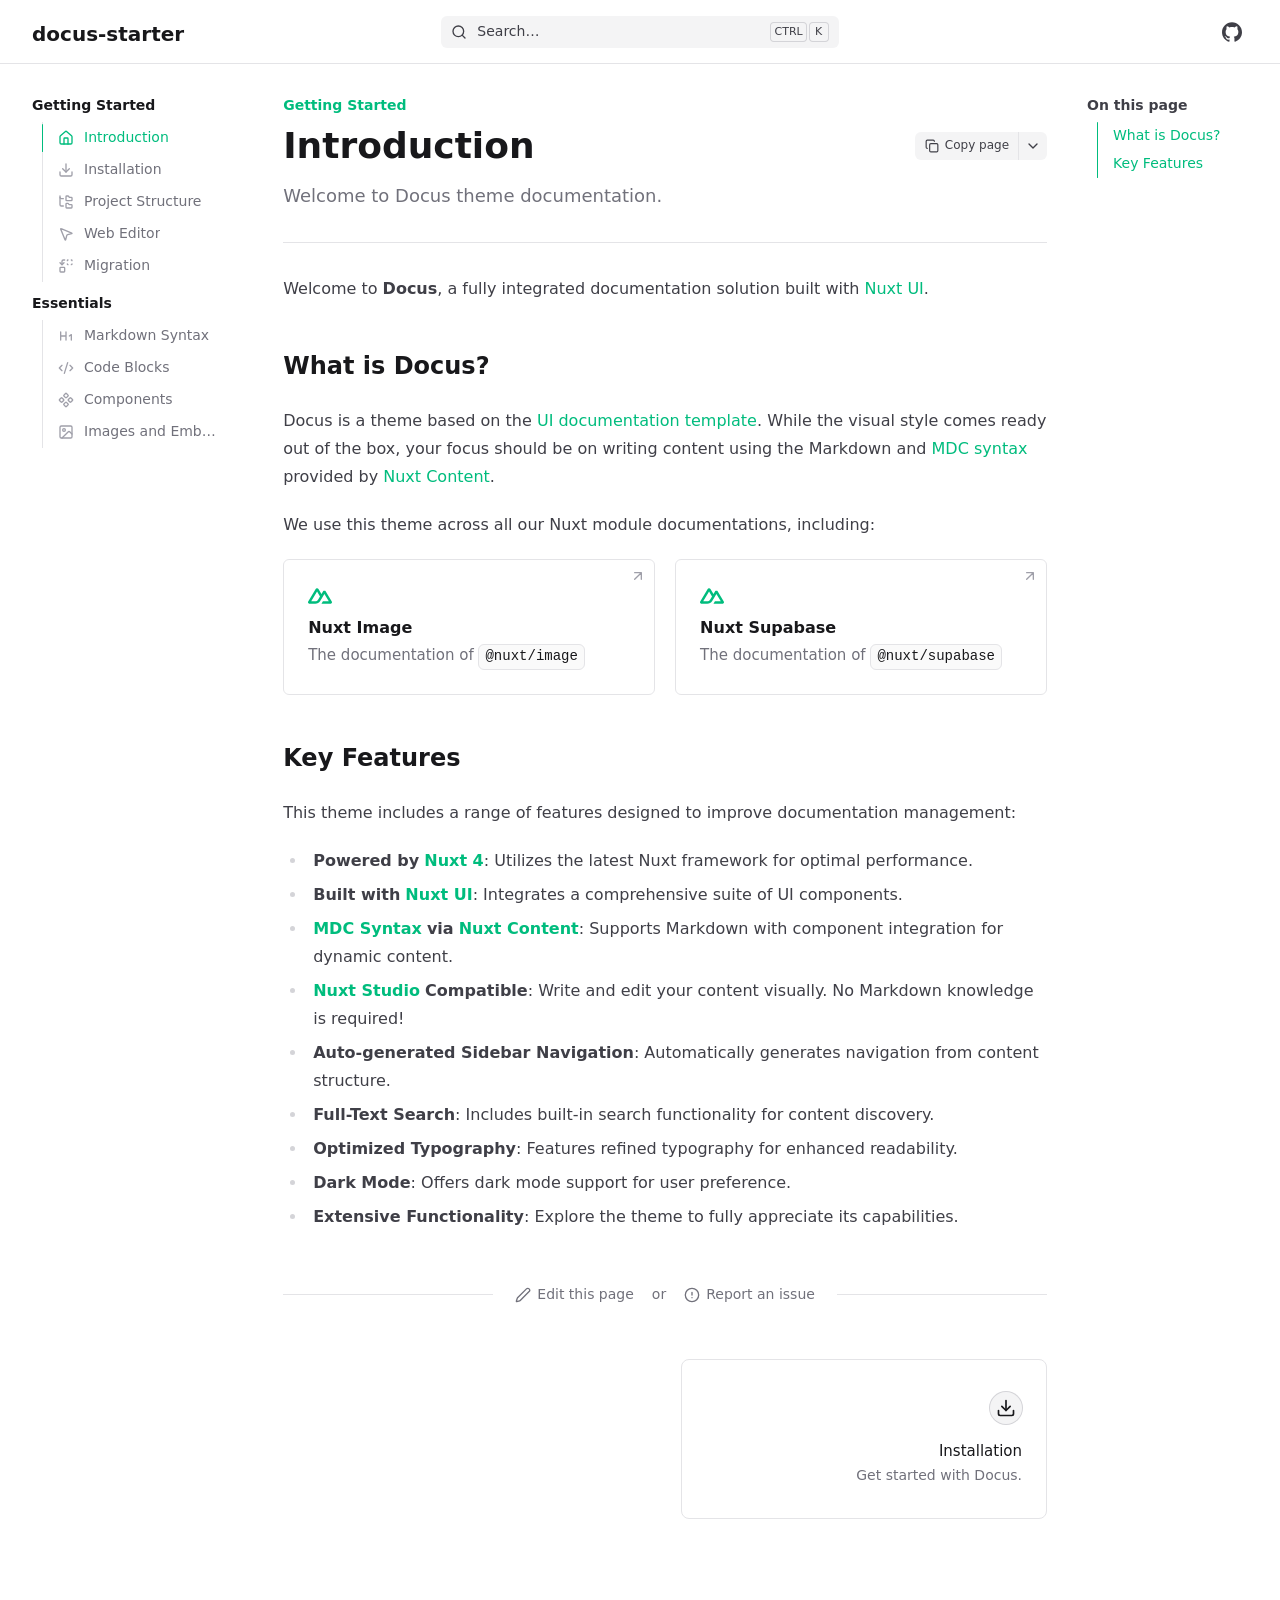
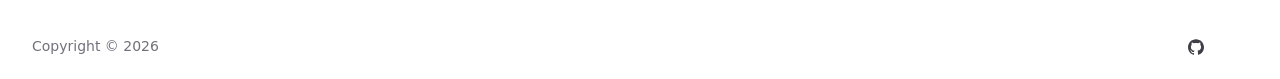
<file: getting-started/introduction.html>
<!DOCTYPE html><html  lang="en" dir="ltr"><head><meta charset="utf-8"><meta name="viewport" content="width=device-width, initial-scale=1"><style id="nuxt-ui-colors">@layer base {
  :root {
  --ui-color-primary-50: var(--color-emerald-50, oklch(97.9% 0.021 166.113));
  --ui-color-primary-100: var(--color-emerald-100, oklch(95% 0.052 163.051));
  --ui-color-primary-200: var(--color-emerald-200, oklch(90.5% 0.093 164.15));
  --ui-color-primary-300: var(--color-emerald-300, oklch(84.5% 0.143 164.978));
  --ui-color-primary-400: var(--color-emerald-400, oklch(76.5% 0.177 163.223));
  --ui-color-primary-500: var(--color-emerald-500, oklch(69.6% 0.17 162.48));
  --ui-color-primary-600: var(--color-emerald-600, oklch(59.6% 0.145 163.225));
  --ui-color-primary-700: var(--color-emerald-700, oklch(50.8% 0.118 165.612));
  --ui-color-primary-800: var(--color-emerald-800, oklch(43.2% 0.095 166.913));
  --ui-color-primary-900: var(--color-emerald-900, oklch(37.8% 0.077 168.94));
  --ui-color-primary-950: var(--color-emerald-950, oklch(26.2% 0.051 172.552));
  --ui-color-secondary-50: var(--color-blue-50, oklch(97% 0.014 254.604));
  --ui-color-secondary-100: var(--color-blue-100, oklch(93.2% 0.032 255.585));
  --ui-color-secondary-200: var(--color-blue-200, oklch(88.2% 0.059 254.128));
  --ui-color-secondary-300: var(--color-blue-300, oklch(80.9% 0.105 251.813));
  --ui-color-secondary-400: var(--color-blue-400, oklch(70.7% 0.165 254.624));
  --ui-color-secondary-500: var(--color-blue-500, oklch(62.3% 0.214 259.815));
  --ui-color-secondary-600: var(--color-blue-600, oklch(54.6% 0.245 262.881));
  --ui-color-secondary-700: var(--color-blue-700, oklch(48.8% 0.243 264.376));
  --ui-color-secondary-800: var(--color-blue-800, oklch(42.4% 0.199 265.638));
  --ui-color-secondary-900: var(--color-blue-900, oklch(37.9% 0.146 265.522));
  --ui-color-secondary-950: var(--color-blue-950, oklch(28.2% 0.091 267.935));
  --ui-color-success-50: var(--color-green-50, oklch(98.2% 0.018 155.826));
  --ui-color-success-100: var(--color-green-100, oklch(96.2% 0.044 156.743));
  --ui-color-success-200: var(--color-green-200, oklch(92.5% 0.084 155.995));
  --ui-color-success-300: var(--color-green-300, oklch(87.1% 0.15 154.449));
  --ui-color-success-400: var(--color-green-400, oklch(79.2% 0.209 151.711));
  --ui-color-success-500: var(--color-green-500, oklch(72.3% 0.219 149.579));
  --ui-color-success-600: var(--color-green-600, oklch(62.7% 0.194 149.214));
  --ui-color-success-700: var(--color-green-700, oklch(52.7% 0.154 150.069));
  --ui-color-success-800: var(--color-green-800, oklch(44.8% 0.119 151.328));
  --ui-color-success-900: var(--color-green-900, oklch(39.3% 0.095 152.535));
  --ui-color-success-950: var(--color-green-950, oklch(26.6% 0.065 152.934));
  --ui-color-info-50: var(--color-blue-50, oklch(97% 0.014 254.604));
  --ui-color-info-100: var(--color-blue-100, oklch(93.2% 0.032 255.585));
  --ui-color-info-200: var(--color-blue-200, oklch(88.2% 0.059 254.128));
  --ui-color-info-300: var(--color-blue-300, oklch(80.9% 0.105 251.813));
  --ui-color-info-400: var(--color-blue-400, oklch(70.7% 0.165 254.624));
  --ui-color-info-500: var(--color-blue-500, oklch(62.3% 0.214 259.815));
  --ui-color-info-600: var(--color-blue-600, oklch(54.6% 0.245 262.881));
  --ui-color-info-700: var(--color-blue-700, oklch(48.8% 0.243 264.376));
  --ui-color-info-800: var(--color-blue-800, oklch(42.4% 0.199 265.638));
  --ui-color-info-900: var(--color-blue-900, oklch(37.9% 0.146 265.522));
  --ui-color-info-950: var(--color-blue-950, oklch(28.2% 0.091 267.935));
  --ui-color-warning-50: var(--color-yellow-50, oklch(98.7% 0.026 102.212));
  --ui-color-warning-100: var(--color-yellow-100, oklch(97.3% 0.071 103.193));
  --ui-color-warning-200: var(--color-yellow-200, oklch(94.5% 0.129 101.54));
  --ui-color-warning-300: var(--color-yellow-300, oklch(90.5% 0.182 98.111));
  --ui-color-warning-400: var(--color-yellow-400, oklch(85.2% 0.199 91.936));
  --ui-color-warning-500: var(--color-yellow-500, oklch(79.5% 0.184 86.047));
  --ui-color-warning-600: var(--color-yellow-600, oklch(68.1% 0.162 75.834));
  --ui-color-warning-700: var(--color-yellow-700, oklch(55.4% 0.135 66.442));
  --ui-color-warning-800: var(--color-yellow-800, oklch(47.6% 0.114 61.907));
  --ui-color-warning-900: var(--color-yellow-900, oklch(42.1% 0.095 57.708));
  --ui-color-warning-950: var(--color-yellow-950, oklch(28.6% 0.066 53.813));
  --ui-color-error-50: var(--color-red-50, oklch(97.1% 0.013 17.38));
  --ui-color-error-100: var(--color-red-100, oklch(93.6% 0.032 17.717));
  --ui-color-error-200: var(--color-red-200, oklch(88.5% 0.062 18.334));
  --ui-color-error-300: var(--color-red-300, oklch(80.8% 0.114 19.571));
  --ui-color-error-400: var(--color-red-400, oklch(70.4% 0.191 22.216));
  --ui-color-error-500: var(--color-red-500, oklch(63.7% 0.237 25.331));
  --ui-color-error-600: var(--color-red-600, oklch(57.7% 0.245 27.325));
  --ui-color-error-700: var(--color-red-700, oklch(50.5% 0.213 27.518));
  --ui-color-error-800: var(--color-red-800, oklch(44.4% 0.177 26.899));
  --ui-color-error-900: var(--color-red-900, oklch(39.6% 0.141 25.723));
  --ui-color-error-950: var(--color-red-950, oklch(25.8% 0.092 26.042));
  --ui-color-neutral-50: var(--color-zinc-50, oklch(98.5% 0 0));
  --ui-color-neutral-100: var(--color-zinc-100, oklch(96.7% 0.001 286.375));
  --ui-color-neutral-200: var(--color-zinc-200, oklch(92% 0.004 286.32));
  --ui-color-neutral-300: var(--color-zinc-300, oklch(87.1% 0.006 286.286));
  --ui-color-neutral-400: var(--color-zinc-400, oklch(70.5% 0.015 286.067));
  --ui-color-neutral-500: var(--color-zinc-500, oklch(55.2% 0.016 285.938));
  --ui-color-neutral-600: var(--color-zinc-600, oklch(44.2% 0.017 285.786));
  --ui-color-neutral-700: var(--color-zinc-700, oklch(37% 0.013 285.805));
  --ui-color-neutral-800: var(--color-zinc-800, oklch(27.4% 0.006 286.033));
  --ui-color-neutral-900: var(--color-zinc-900, oklch(21% 0.006 285.885));
  --ui-color-neutral-950: var(--color-zinc-950, oklch(14.1% 0.005 285.823));
  }
  :root, .light {
  --ui-primary: var(--ui-color-primary-500);
  --ui-secondary: var(--ui-color-secondary-500);
  --ui-success: var(--ui-color-success-500);
  --ui-info: var(--ui-color-info-500);
  --ui-warning: var(--ui-color-warning-500);
  --ui-error: var(--ui-color-error-500);
  }
  .dark {
  --ui-primary: var(--ui-color-primary-400);
  --ui-secondary: var(--ui-color-secondary-400);
  --ui-success: var(--ui-color-success-400);
  --ui-info: var(--ui-color-info-400);
  --ui-warning: var(--ui-color-warning-400);
  --ui-error: var(--ui-color-error-400);
  }
}</style><title>Introduction - docus-starter</title><link rel="stylesheet" href="/_nuxt/entry.C1x1YM2v.css" crossorigin><style>@layer components {:where(.i-lucide\:alert-circle){display:inline-block;width:1em;height:1em;background-color:currentColor;-webkit-mask-image:var(--svg);mask-image:var(--svg);-webkit-mask-repeat:no-repeat;mask-repeat:no-repeat;-webkit-mask-size:100% 100%;mask-size:100% 100%;--svg:url("data:image/svg+xml,%3Csvg xmlns='http://www.w3.org/2000/svg' viewBox='0 0 24 24' width='24' height='24'%3E%3Cg fill='none' stroke='black' stroke-linecap='round' stroke-linejoin='round' stroke-width='2'%3E%3Ccircle cx='12' cy='12' r='10'/%3E%3Cpath d='M12 8v4m0 4h.01'/%3E%3C/g%3E%3C/svg%3E")}:where(.i-lucide\:arrow-up-right){display:inline-block;width:1em;height:1em;background-color:currentColor;-webkit-mask-image:var(--svg);mask-image:var(--svg);-webkit-mask-repeat:no-repeat;mask-repeat:no-repeat;-webkit-mask-size:100% 100%;mask-size:100% 100%;--svg:url("data:image/svg+xml,%3Csvg xmlns='http://www.w3.org/2000/svg' viewBox='0 0 24 24' width='24' height='24'%3E%3Cpath fill='none' stroke='black' stroke-linecap='round' stroke-linejoin='round' stroke-width='2' d='M7 7h10v10M7 17L17 7'/%3E%3C/svg%3E")}:where(.i-lucide\:chevron-down){display:inline-block;width:1em;height:1em;background-color:currentColor;-webkit-mask-image:var(--svg);mask-image:var(--svg);-webkit-mask-repeat:no-repeat;mask-repeat:no-repeat;-webkit-mask-size:100% 100%;mask-size:100% 100%;--svg:url("data:image/svg+xml,%3Csvg xmlns='http://www.w3.org/2000/svg' viewBox='0 0 24 24' width='24' height='24'%3E%3Cpath fill='none' stroke='black' stroke-linecap='round' stroke-linejoin='round' stroke-width='2' d='m6 9l6 6l6-6'/%3E%3C/svg%3E")}:where(.i-lucide\:code-xml){display:inline-block;width:1em;height:1em;background-color:currentColor;-webkit-mask-image:var(--svg);mask-image:var(--svg);-webkit-mask-repeat:no-repeat;mask-repeat:no-repeat;-webkit-mask-size:100% 100%;mask-size:100% 100%;--svg:url("data:image/svg+xml,%3Csvg xmlns='http://www.w3.org/2000/svg' viewBox='0 0 24 24' width='24' height='24'%3E%3Cpath fill='none' stroke='black' stroke-linecap='round' stroke-linejoin='round' stroke-width='2' d='m18 16l4-4l-4-4M6 8l-4 4l4 4m8.5-12l-5 16'/%3E%3C/svg%3E")}:where(.i-lucide\:component){display:inline-block;width:1em;height:1em;background-color:currentColor;-webkit-mask-image:var(--svg);mask-image:var(--svg);-webkit-mask-repeat:no-repeat;mask-repeat:no-repeat;-webkit-mask-size:100% 100%;mask-size:100% 100%;--svg:url("data:image/svg+xml,%3Csvg xmlns='http://www.w3.org/2000/svg' viewBox='0 0 24 24' width='24' height='24'%3E%3Cpath fill='none' stroke='black' stroke-linecap='round' stroke-linejoin='round' stroke-width='2' d='M15.536 11.293a1 1 0 0 0 0 1.414l2.376 2.377a1 1 0 0 0 1.414 0l2.377-2.377a1 1 0 0 0 0-1.414l-2.377-2.377a1 1 0 0 0-1.414 0zm-13.239 0a1 1 0 0 0 0 1.414l2.377 2.377a1 1 0 0 0 1.414 0l2.377-2.377a1 1 0 0 0 0-1.414L6.088 8.916a1 1 0 0 0-1.414 0zm6.619 6.619a1 1 0 0 0 0 1.415l2.377 2.376a1 1 0 0 0 1.414 0l2.377-2.376a1 1 0 0 0 0-1.415l-2.377-2.376a1 1 0 0 0-1.414 0zm0-13.238a1 1 0 0 0 0 1.414l2.377 2.376a1 1 0 0 0 1.414 0l2.377-2.376a1 1 0 0 0 0-1.414l-2.377-2.377a1 1 0 0 0-1.414 0z'/%3E%3C/svg%3E")}:where(.i-lucide\:copy){display:inline-block;width:1em;height:1em;background-color:currentColor;-webkit-mask-image:var(--svg);mask-image:var(--svg);-webkit-mask-repeat:no-repeat;mask-repeat:no-repeat;-webkit-mask-size:100% 100%;mask-size:100% 100%;--svg:url("data:image/svg+xml,%3Csvg xmlns='http://www.w3.org/2000/svg' viewBox='0 0 24 24' width='24' height='24'%3E%3Cg fill='none' stroke='black' stroke-linecap='round' stroke-linejoin='round' stroke-width='2'%3E%3Crect width='14' height='14' x='8' y='8' rx='2' ry='2'/%3E%3Cpath d='M4 16c-1.1 0-2-.9-2-2V4c0-1.1.9-2 2-2h10c1.1 0 2 .9 2 2'/%3E%3C/g%3E%3C/svg%3E")}:where(.i-lucide\:download){display:inline-block;width:1em;height:1em;background-color:currentColor;-webkit-mask-image:var(--svg);mask-image:var(--svg);-webkit-mask-repeat:no-repeat;mask-repeat:no-repeat;-webkit-mask-size:100% 100%;mask-size:100% 100%;--svg:url("data:image/svg+xml,%3Csvg xmlns='http://www.w3.org/2000/svg' viewBox='0 0 24 24' width='24' height='24'%3E%3Cg fill='none' stroke='black' stroke-linecap='round' stroke-linejoin='round' stroke-width='2'%3E%3Cpath d='M12 15V3m9 12v4a2 2 0 0 1-2 2H5a2 2 0 0 1-2-2v-4'/%3E%3Cpath d='m7 10l5 5l5-5'/%3E%3C/g%3E%3C/svg%3E")}:where(.i-lucide\:folder-tree){display:inline-block;width:1em;height:1em;background-color:currentColor;-webkit-mask-image:var(--svg);mask-image:var(--svg);-webkit-mask-repeat:no-repeat;mask-repeat:no-repeat;-webkit-mask-size:100% 100%;mask-size:100% 100%;--svg:url("data:image/svg+xml,%3Csvg xmlns='http://www.w3.org/2000/svg' viewBox='0 0 24 24' width='24' height='24'%3E%3Cg fill='none' stroke='black' stroke-linecap='round' stroke-linejoin='round' stroke-width='2'%3E%3Cpath d='M20 10a1 1 0 0 0 1-1V6a1 1 0 0 0-1-1h-2.5a1 1 0 0 1-.8-.4l-.9-1.2A1 1 0 0 0 15 3h-2a1 1 0 0 0-1 1v5a1 1 0 0 0 1 1Zm0 11a1 1 0 0 0 1-1v-3a1 1 0 0 0-1-1h-2.9a1 1 0 0 1-.88-.55l-.42-.85a1 1 0 0 0-.92-.6H13a1 1 0 0 0-1 1v5a1 1 0 0 0 1 1ZM3 5a2 2 0 0 0 2 2h3'/%3E%3Cpath d='M3 3v13a2 2 0 0 0 2 2h3'/%3E%3C/g%3E%3C/svg%3E")}:where(.i-lucide\:hash){display:inline-block;width:1em;height:1em;background-color:currentColor;-webkit-mask-image:var(--svg);mask-image:var(--svg);-webkit-mask-repeat:no-repeat;mask-repeat:no-repeat;-webkit-mask-size:100% 100%;mask-size:100% 100%;--svg:url("data:image/svg+xml,%3Csvg xmlns='http://www.w3.org/2000/svg' viewBox='0 0 24 24' width='24' height='24'%3E%3Cpath fill='none' stroke='black' stroke-linecap='round' stroke-linejoin='round' stroke-width='2' d='M4 9h16M4 15h16M10 3L8 21m8-18l-2 18'/%3E%3C/svg%3E")}:where(.i-lucide\:heading-1){display:inline-block;width:1em;height:1em;background-color:currentColor;-webkit-mask-image:var(--svg);mask-image:var(--svg);-webkit-mask-repeat:no-repeat;mask-repeat:no-repeat;-webkit-mask-size:100% 100%;mask-size:100% 100%;--svg:url("data:image/svg+xml,%3Csvg xmlns='http://www.w3.org/2000/svg' viewBox='0 0 24 24' width='24' height='24'%3E%3Cpath fill='none' stroke='black' stroke-linecap='round' stroke-linejoin='round' stroke-width='2' d='M4 12h8m-8 6V6m8 12V6m5 6l3-2v8'/%3E%3C/svg%3E")}:where(.i-lucide\:house){display:inline-block;width:1em;height:1em;background-color:currentColor;-webkit-mask-image:var(--svg);mask-image:var(--svg);-webkit-mask-repeat:no-repeat;mask-repeat:no-repeat;-webkit-mask-size:100% 100%;mask-size:100% 100%;--svg:url("data:image/svg+xml,%3Csvg xmlns='http://www.w3.org/2000/svg' viewBox='0 0 24 24' width='24' height='24'%3E%3Cg fill='none' stroke='black' stroke-linecap='round' stroke-linejoin='round' stroke-width='2'%3E%3Cpath d='M15 21v-8a1 1 0 0 0-1-1h-4a1 1 0 0 0-1 1v8'/%3E%3Cpath d='M3 10a2 2 0 0 1 .709-1.528l7-6a2 2 0 0 1 2.582 0l7 6A2 2 0 0 1 21 10v9a2 2 0 0 1-2 2H5a2 2 0 0 1-2-2z'/%3E%3C/g%3E%3C/svg%3E")}:where(.i-lucide\:image){display:inline-block;width:1em;height:1em;background-color:currentColor;-webkit-mask-image:var(--svg);mask-image:var(--svg);-webkit-mask-repeat:no-repeat;mask-repeat:no-repeat;-webkit-mask-size:100% 100%;mask-size:100% 100%;--svg:url("data:image/svg+xml,%3Csvg xmlns='http://www.w3.org/2000/svg' viewBox='0 0 24 24' width='24' height='24'%3E%3Cg fill='none' stroke='black' stroke-linecap='round' stroke-linejoin='round' stroke-width='2'%3E%3Crect width='18' height='18' x='3' y='3' rx='2' ry='2'/%3E%3Ccircle cx='9' cy='9' r='2'/%3E%3Cpath d='m21 15l-3.086-3.086a2 2 0 0 0-2.828 0L6 21'/%3E%3C/g%3E%3C/svg%3E")}:where(.i-lucide\:mouse-pointer-2){display:inline-block;width:1em;height:1em;background-color:currentColor;-webkit-mask-image:var(--svg);mask-image:var(--svg);-webkit-mask-repeat:no-repeat;mask-repeat:no-repeat;-webkit-mask-size:100% 100%;mask-size:100% 100%;--svg:url("data:image/svg+xml,%3Csvg xmlns='http://www.w3.org/2000/svg' viewBox='0 0 24 24' width='24' height='24'%3E%3Cpath fill='none' stroke='black' stroke-linecap='round' stroke-linejoin='round' stroke-width='2' d='M4.037 4.688a.495.495 0 0 1 .651-.651l16 6.5a.5.5 0 0 1-.063.947l-6.124 1.58a2 2 0 0 0-1.438 1.435l-1.579 6.126a.5.5 0 0 1-.947.063z'/%3E%3C/svg%3E")}:where(.i-lucide\:pen){display:inline-block;width:1em;height:1em;background-color:currentColor;-webkit-mask-image:var(--svg);mask-image:var(--svg);-webkit-mask-repeat:no-repeat;mask-repeat:no-repeat;-webkit-mask-size:100% 100%;mask-size:100% 100%;--svg:url("data:image/svg+xml,%3Csvg xmlns='http://www.w3.org/2000/svg' viewBox='0 0 24 24' width='24' height='24'%3E%3Cpath fill='none' stroke='black' stroke-linecap='round' stroke-linejoin='round' stroke-width='2' d='M21.174 6.812a1 1 0 0 0-3.986-3.987L3.842 16.174a2 2 0 0 0-.5.83l-1.321 4.352a.5.5 0 0 0 .623.622l4.353-1.32a2 2 0 0 0 .83-.497z'/%3E%3C/svg%3E")}:where(.i-lucide\:replace){display:inline-block;width:1em;height:1em;background-color:currentColor;-webkit-mask-image:var(--svg);mask-image:var(--svg);-webkit-mask-repeat:no-repeat;mask-repeat:no-repeat;-webkit-mask-size:100% 100%;mask-size:100% 100%;--svg:url("data:image/svg+xml,%3Csvg xmlns='http://www.w3.org/2000/svg' viewBox='0 0 24 24' width='24' height='24'%3E%3Cg fill='none' stroke='black' stroke-linecap='round' stroke-linejoin='round' stroke-width='2'%3E%3Cpath d='M14 4a1 1 0 0 1 1-1m0 7a1 1 0 0 1-1-1m7-5a1 1 0 0 0-1-1m1 6a1 1 0 0 1-1 1M3 7l3 3l3-3'/%3E%3Cpath d='M6 10V5a2 2 0 0 1 2-2h2'/%3E%3Crect width='7' height='7' x='3' y='14' rx='1'/%3E%3C/g%3E%3C/svg%3E")}:where(.i-lucide\:search){display:inline-block;width:1em;height:1em;background-color:currentColor;-webkit-mask-image:var(--svg);mask-image:var(--svg);-webkit-mask-repeat:no-repeat;mask-repeat:no-repeat;-webkit-mask-size:100% 100%;mask-size:100% 100%;--svg:url("data:image/svg+xml,%3Csvg xmlns='http://www.w3.org/2000/svg' viewBox='0 0 24 24' width='24' height='24'%3E%3Cg fill='none' stroke='black' stroke-linecap='round' stroke-linejoin='round' stroke-width='2'%3E%3Cpath d='m21 21l-4.34-4.34'/%3E%3Ccircle cx='11' cy='11' r='8'/%3E%3C/g%3E%3C/svg%3E")}:where(.i-simple-icons\:github){display:inline-block;width:1em;height:1em;background-color:currentColor;-webkit-mask-image:var(--svg);mask-image:var(--svg);-webkit-mask-repeat:no-repeat;mask-repeat:no-repeat;-webkit-mask-size:100% 100%;mask-size:100% 100%;--svg:url("data:image/svg+xml,%3Csvg xmlns='http://www.w3.org/2000/svg' viewBox='0 0 24 24' width='24' height='24'%3E%3Cpath fill='black' d='M12 .297c-6.63 0-12 5.373-12 12c0 5.303 3.438 9.8 8.205 11.385c.6.113.82-.258.82-.577c0-.285-.01-1.04-.015-2.04c-3.338.724-4.042-1.61-4.042-1.61C4.422 18.07 3.633 17.7 3.633 17.7c-1.087-.744.084-.729.084-.729c1.205.084 1.838 1.236 1.838 1.236c1.07 1.835 2.809 1.305 3.495.998c.108-.776.417-1.305.76-1.605c-2.665-.3-5.466-1.332-5.466-5.93c0-1.31.465-2.38 1.235-3.22c-.135-.303-.54-1.523.105-3.176c0 0 1.005-.322 3.3 1.23c.96-.267 1.98-.399 3-.405c1.02.006 2.04.138 3 .405c2.28-1.552 3.285-1.23 3.285-1.23c.645 1.653.24 2.873.12 3.176c.765.84 1.23 1.91 1.23 3.22c0 4.61-2.805 5.625-5.475 5.92c.42.36.81 1.096.81 2.22c0 1.606-.015 2.896-.015 3.286c0 .315.21.69.825.57C20.565 22.092 24 17.592 24 12.297c0-6.627-5.373-12-12-12'/%3E%3C/svg%3E")}:where(.i-simple-icons\:nuxtdotjs){display:inline-block;width:1em;height:1em;background-color:currentColor;-webkit-mask-image:var(--svg);mask-image:var(--svg);-webkit-mask-repeat:no-repeat;mask-repeat:no-repeat;-webkit-mask-size:100% 100%;mask-size:100% 100%;--svg:url("data:image/svg+xml,%3Csvg xmlns='http://www.w3.org/2000/svg' viewBox='0 0 24 24' width='24' height='24'%3E%3Cpath fill='black' d='M13.464 19.83h8.922c.283 0 .562-.073.807-.21a1.6 1.6 0 0 0 .591-.574a1.53 1.53 0 0 0 .216-.783a1.53 1.53 0 0 0-.217-.782L17.792 7.414a1.6 1.6 0 0 0-.591-.573a1.65 1.65 0 0 0-.807-.21c-.283 0-.562.073-.807.21a1.6 1.6 0 0 0-.59.573L13.463 9.99L10.47 4.953a1.6 1.6 0 0 0-.591-.573a1.65 1.65 0 0 0-.807-.21c-.284 0-.562.073-.807.21a1.6 1.6 0 0 0-.591.573L.216 17.481a1.53 1.53 0 0 0-.217.782c0 .275.074.545.216.783a1.6 1.6 0 0 0 .59.574c.246.137.525.21.808.21h5.6c2.22 0 3.856-.946 4.982-2.79l2.733-4.593l1.464-2.457l4.395 7.382h-5.859Zm-6.341-2.46l-3.908-.002l5.858-9.842l2.923 4.921l-1.957 3.29c-.748 1.196-1.597 1.632-2.916 1.632'/%3E%3C/svg%3E")}}</style><link rel="preload" as="fetch" crossorigin="anonymous" href="/getting-started/introduction/_payload.json?acfdc149-55c9-40d0-8e88-8155cd105113"><link rel="modulepreload" as="script" crossorigin href="/_nuxt/BKq391Ct.js"><link rel="modulepreload" as="script" crossorigin href="/_nuxt/D9ZP_QAO.js"><link rel="modulepreload" as="script" crossorigin href="/_nuxt/Cg3qZu-f.js"><link rel="modulepreload" as="script" crossorigin href="/_nuxt/CjP1UmBn.js"><link rel="modulepreload" as="script" crossorigin href="/_nuxt/C7_io6cx.js"><link rel="modulepreload" as="script" crossorigin href="/_nuxt/DNbKBwLa.js"><link rel="modulepreload" as="script" crossorigin href="/_nuxt/BN_7HF1G.js"><link rel="modulepreload" as="script" crossorigin href="/_nuxt/B8STsLed.js"><link rel="modulepreload" as="script" crossorigin href="/_nuxt/ztuDAuIs.js"><link rel="modulepreload" as="script" crossorigin href="/_nuxt/B0pmQD8O.js"><link rel="modulepreload" as="script" crossorigin href="/_nuxt/CZyMkl2R.js"><link rel="modulepreload" as="script" crossorigin href="/_nuxt/CZS6XULi.js"><link rel="modulepreload" as="script" crossorigin href="/_nuxt/D2RHHLbL.js"><link rel="modulepreload" as="script" crossorigin href="/_nuxt/BzB9lEJL.js"><link rel="modulepreload" as="script" crossorigin href="/_nuxt/DLSu3qRu.js"><link rel="modulepreload" as="script" crossorigin href="/_nuxt/SZoUtsTa.js"><link rel="modulepreload" as="script" crossorigin href="/_nuxt/wNjmdFjm.js"><link rel="preload" as="fetch" fetchpriority="low" crossorigin="anonymous" href="/_nuxt/builds/meta/acfdc149-55c9-40d0-8e88-8155cd105113.json"><meta property="og:image" content="/__og-image__/static/getting-started/introduction/og.png"><meta property="og:image:type" content="image/png"><meta name="twitter:card" content="summary_large_image"><meta name="twitter:image" content="/__og-image__/static/getting-started/introduction/og.png"><meta name="twitter:image:src" content="/__og-image__/static/getting-started/introduction/og.png"><meta property="og:image:width" content="1200"><meta name="twitter:image:width" content="1200"><meta property="og:image:height" content="600"><meta name="twitter:image:height" content="600"><meta name="robots" content="index, follow, max-image-preview:large, max-snippet:-1, max-video-preview:-1"><link rel="icon" href="/favicon.ico"><meta name="description" content="Discover how to create, manage, and publish documentation effortlessly with Docus."><meta property="og:site_name" content="docus-starter"><meta property="og:title" content="Introduction"><meta property="og:description" content="Discover how to create, manage, and publish documentation effortlessly with Docus."><script type="module" src="/_nuxt/BKq391Ct.js" crossorigin></script><script>"use strict";(()=>{const t=window,e=document.documentElement,c=["dark","light"],n=getStorageValue("localStorage","nuxt-color-mode")||"system";let i=n==="system"?u():n;const r=e.getAttribute("data-color-mode-forced");r&&(i=r),l(i),t["__NUXT_COLOR_MODE__"]={preference:n,value:i,getColorScheme:u,addColorScheme:l,removeColorScheme:d};function l(o){const s=""+o+"",a="";e.classList?e.classList.add(s):e.className+=" "+s,a&&e.setAttribute("data-"+a,o)}function d(o){const s=""+o+"",a="";e.classList?e.classList.remove(s):e.className=e.className.replace(new RegExp(s,"g"),""),a&&e.removeAttribute("data-"+a)}function f(o){return t.matchMedia("(prefers-color-scheme"+o+")")}function u(){if(t.matchMedia&&f("").media!=="not all"){for(const o of c)if(f(":"+o).matches)return o}return"light"}})();function getStorageValue(t,e){switch(t){case"localStorage":return window.localStorage.getItem(e);case"sessionStorage":return window.sessionStorage.getItem(e);case"cookie":return getCookie(e);default:return null}}function getCookie(t){const c=("; "+window.document.cookie).split("; "+t+"=");if(c.length===2)return c.pop()?.split(";").shift()}</script></head><body><div id="__nuxt" class="isolate"><!--[--><!--[--><!--[--><!--[--><!--[--><div class="nuxt-loading-indicator" style="position:fixed;top:0;right:0;left:0;pointer-events:none;width:auto;height:3px;opacity:0;background:var(--ui-primary);background-size:0% auto;transform:scaleX(0%);transform-origin:left;transition:transform 0.1s, height 0.4s, opacity 0.4s;z-index:999999;"></div><!--[--><!----><!----><!----><header class="bg-default/75 backdrop-blur border-b border-default h-(--ui-header-height) sticky top-0 z-50"><!--[--><!--]--><div class="w-full max-w-(--ui-container) mx-auto px-4 sm:px-6 lg:px-8 flex items-center justify-between gap-3 h-full"><!--[--><div class="lg:flex-1 flex items-center gap-1.5"><!----><!--[--><a href="/" aria-label="docus-starter" class="focus-visible:outline-primary hover:text-default transition-colors shrink-0 font-bold text-xl text-highlighted flex items-end gap-1.5"><!--[--><!--[--><!--[--><span class="h-6 w-auto shrink-0">docus-starter</span><!--]--><!--]--><!--]--></a><!--]--></div><div class="hidden lg:flex flex-1"><!--[--><!--[--><!----><!--[--><!--[--><button type="button" class="rounded-md font-medium inline-flex items-center disabled:cursor-not-allowed aria-disabled:cursor-not-allowed disabled:opacity-75 aria-disabled:opacity-75 transition-colors px-2.5 py-1.5 text-sm gap-1.5 text-default bg-elevated hover:bg-accented/75 active:bg-accented/75 focus:outline-none focus-visible:bg-accented/75 disabled:bg-elevated aria-disabled:bg-elevated w-full"><!--[--><!--[--><span class="iconify i-lucide:search shrink-0 size-4 mr-1" aria-hidden="true" style=""></span><!--]--><!--[--><span class="truncate">Search…</span><!--]--><!--[--><div class="hidden lg:flex items-center gap-0.5 ms-auto"><!--[--><!--[--><kbd class="inline-flex items-center justify-center px-1 rounded-sm font-medium font-sans uppercase h-5 min-w-[20px] text-[11px] ring ring-inset ring-accented text-default bg-elevated"><!--[--> <!--]--></kbd><kbd class="inline-flex items-center justify-center px-1 rounded-sm font-medium font-sans uppercase h-5 min-w-[20px] text-[11px] ring ring-inset ring-accented text-default bg-elevated"><!--[-->k<!--]--></kbd><!--]--><!--]--></div><!--]--><!--]--></button><!--]--><!--]--><!--]--><!--]--></div><div class="flex items-center justify-end lg:flex-1 gap-1.5"><!--[--><div></div><!----><!--[--><!----><!--[--><!--[--><button type="button" aria-label="Search…" class="rounded-md font-medium inline-flex items-center disabled:cursor-not-allowed aria-disabled:cursor-not-allowed disabled:opacity-75 aria-disabled:opacity-75 transition-colors text-sm gap-1.5 text-default hover:bg-elevated active:bg-elevated focus:outline-none focus-visible:bg-elevated hover:disabled:bg-transparent dark:hover:disabled:bg-transparent hover:aria-disabled:bg-transparent dark:hover:aria-disabled:bg-transparent p-1.5 lg:hidden"><!--[--><!--[--><span class="iconify i-lucide:search shrink-0 size-5" aria-hidden="true" style=""></span><!--]--><!--[--><!----><!--]--><!--[--><!----><!--]--><!--]--></button><!--]--><!--]--><!--]--><!--[--><div class="h-8 w-8 animate-pulse bg-neutral-200 dark:bg-neutral-800 rounded-md"></div><!--]--><!--[--><!--[--><!--[--><a href="https://github.com/yourcpuisoverheating/radiocast-docs" rel="noopener noreferrer" target="_blank" aria-label="GitHub" class="rounded-md font-medium inline-flex items-center disabled:cursor-not-allowed aria-disabled:cursor-not-allowed disabled:opacity-75 aria-disabled:opacity-75 transition-colors text-sm gap-1.5 text-default hover:bg-elevated active:bg-elevated focus:outline-none focus-visible:bg-elevated hover:disabled:bg-transparent dark:hover:disabled:bg-transparent hover:aria-disabled:bg-transparent dark:hover:aria-disabled:bg-transparent p-1.5"><!--[--><!--[--><span class="iconify i-simple-icons:github shrink-0 size-5" aria-hidden="true" style=""></span><!--]--><!--[--><!----><!--]--><!--[--><!----><!--]--><!--]--></a><!--]--><!--]--><!--]--><!--]--><!--[--><!--[--><!--[--><button type="button" class="rounded-md font-medium inline-flex items-center disabled:cursor-not-allowed aria-disabled:cursor-not-allowed disabled:opacity-75 aria-disabled:opacity-75 transition-colors text-xs gap-1.5 text-default hover:bg-elevated active:bg-elevated focus:outline-none focus-visible:bg-elevated hover:disabled:bg-transparent dark:hover:disabled:bg-transparent hover:aria-disabled:bg-transparent dark:hover:aria-disabled:bg-transparent p-1.5 -me-1.5 lg:hidden"><!--[--><!--[--><!----><!--]--><!--[--><svg xmlns="http://www.w3.org/2000/svg" class="size-5" viewBox="0 0 24 24" fill="none" stroke="currentColor" stroke-width="2" stroke-linecap="round" stroke-linejoin="round"><line x1="4" y1="6" x2="20" y2="6" class="outline-none"></line><line x1="4" y1="12" x2="20" y2="12" class="outline-none"></line><line x1="4" y1="18" x2="20" y2="18" class="outline-none"></line></svg><!--]--><!--[--><!----><!--]--><!--]--></button><!--]--><!--]--><!--]--></div><!--]--></div><!--[--><!--]--></header><!--[--><!----><!--v-if--><!--]--><!--]--><div class="min-h-[calc(100vh-var(--ui-header-height))]"><!--[--><div class="w-full max-w-(--ui-container) mx-auto px-4 sm:px-6 lg:px-8"><!--[--><div class="flex flex-col lg:grid lg:grid-cols-10 lg:gap-10"><aside class="hidden overflow-y-auto lg:block lg:max-h-[calc(100vh-var(--ui-header-height))] lg:sticky lg:top-(--ui-header-height) py-8 lg:ps-4 lg:-ms-4 lg:pe-6.5 lg:col-span-2"><div class="relative"><!----><!--[--><div></div><!--[--><!----><nav><ul class="isolate -mx-2.5 -mt-1.5"><!--[--><!--[--><!--[--><li data-state="open" data-orientation="vertical" class="flex flex-col data-[state=open]:mb-1.5"><!--[--><!--[--><button type="button" aria-controls aria-expanded="true" data-state="open" id="reka-accordion-trigger-v-0-3-0" data-reka-collection-item data-orientation="vertical" class="group relative w-full px-2.5 py-1.5 before:inset-y-px before:inset-x-0 flex items-center gap-1.5 text-sm before:absolute before:z-[-1] before:rounded-md focus:outline-none focus-visible:outline-none focus-visible:before:ring-inset focus-visible:before:ring-2 focus-visible:before:ring-primary text-muted hover:text-highlighted data-[state=open]:text-highlighted transition-colors font-semibold focus-visible:ring-primary"><!--[--><!--[--><!--[--><!--[--><!----><!--]--><span class="truncate"><!--[-->Getting Started<!--]--><!----></span><span class="ms-auto gap-1.5 items-center hidden"><!--[--><!----><span class="iconify i-lucide:chevron-down size-5 transform transition-transform duration-200 shrink-0 group-data-[state=open]:rotate-180" aria-hidden="true" style=""></span><!--]--></span><!--]--><!--]--><!--]--></button><div role="region" aria-labelledby="reka-accordion-trigger-v-0-3-0" data-orientation="vertical" style="--reka-accordion-content-width:var(--reka-collapsible-content-width);--reka-accordion-content-height:var(--reka-collapsible-content-height);--reka-collapsible-content-height:0px;--reka-collapsible-content-width:0px;" class="data-[state=open]:animate-[accordion-down_200ms_ease-out] data-[state=closed]:animate-[accordion-up_200ms_ease-out] overflow-hidden focus:outline-none" id="reka-collapsible-content-v-0-3-1"><!--[--><!--[--><!--[--><!----><ul class="ms-5 border-s border-default"><!--[--><!--[--><!--[--><li class="ps-1.5 -ms-px"><!--[--><a href="/getting-started/introduction" class="group relative w-full px-2.5 py-1.5 before:inset-y-px before:inset-x-0 flex items-center gap-1.5 text-sm before:absolute before:z-[-1] before:rounded-md focus:outline-none focus-visible:outline-none focus-visible:before:ring-inset focus-visible:before:ring-2 focus-visible:before:ring-primary font-medium after:absolute after:-left-1.5 after:inset-y-0.5 after:block after:w-px after:rounded-full after:transition-colors text-primary after:bg-primary"><!--[--><!--[--><!--[--><span class="iconify i-lucide:house shrink-0 size-4 mr-1 text-primary group-data-[state=open]:text-primary" aria-hidden="true" style=""></span><!--]--><span class="truncate"><!--[-->Introduction<!--]--><!----></span><!----><!--]--><!--]--></a><!--]--></li><!--]--><!--[--><li class="ps-1.5 -ms-px"><!--[--><a href="/getting-started/installation" class="group relative w-full px-2.5 py-1.5 before:inset-y-px before:inset-x-0 flex items-center gap-1.5 text-sm before:absolute before:z-[-1] before:rounded-md focus:outline-none focus-visible:outline-none focus-visible:before:ring-inset focus-visible:before:ring-2 focus-visible:before:ring-primary text-muted after:absolute after:-left-1.5 after:inset-y-0.5 after:block after:w-px after:rounded-full after:transition-colors hover:text-highlighted data-[state=open]:text-highlighted transition-colors"><!--[--><!--[--><!--[--><span class="iconify i-lucide:download shrink-0 size-4 mr-1 text-dimmed group-hover:text-default group-data-[state=open]:text-default transition-colors" aria-hidden="true" style=""></span><!--]--><span class="truncate"><!--[-->Installation<!--]--><!----></span><!----><!--]--><!--]--></a><!--]--></li><!--]--><!--[--><li class="ps-1.5 -ms-px"><!--[--><a href="/getting-started/project-structure" class="group relative w-full px-2.5 py-1.5 before:inset-y-px before:inset-x-0 flex items-center gap-1.5 text-sm before:absolute before:z-[-1] before:rounded-md focus:outline-none focus-visible:outline-none focus-visible:before:ring-inset focus-visible:before:ring-2 focus-visible:before:ring-primary text-muted after:absolute after:-left-1.5 after:inset-y-0.5 after:block after:w-px after:rounded-full after:transition-colors hover:text-highlighted data-[state=open]:text-highlighted transition-colors"><!--[--><!--[--><!--[--><span class="iconify i-lucide:folder-tree shrink-0 size-4 mr-1 text-dimmed group-hover:text-default group-data-[state=open]:text-default transition-colors" aria-hidden="true" style=""></span><!--]--><span class="truncate"><!--[-->Project Structure<!--]--><!----></span><!----><!--]--><!--]--></a><!--]--></li><!--]--><!--[--><li class="ps-1.5 -ms-px"><!--[--><a href="/getting-started/studio" class="group relative w-full px-2.5 py-1.5 before:inset-y-px before:inset-x-0 flex items-center gap-1.5 text-sm before:absolute before:z-[-1] before:rounded-md focus:outline-none focus-visible:outline-none focus-visible:before:ring-inset focus-visible:before:ring-2 focus-visible:before:ring-primary text-muted after:absolute after:-left-1.5 after:inset-y-0.5 after:block after:w-px after:rounded-full after:transition-colors hover:text-highlighted data-[state=open]:text-highlighted transition-colors"><!--[--><!--[--><!--[--><span class="iconify i-lucide:mouse-pointer-2 shrink-0 size-4 mr-1 text-dimmed group-hover:text-default group-data-[state=open]:text-default transition-colors" aria-hidden="true" style=""></span><!--]--><span class="truncate"><!--[-->Web Editor<!--]--><!----></span><!----><!--]--><!--]--></a><!--]--></li><!--]--><!--[--><li class="ps-1.5 -ms-px"><!--[--><a href="/getting-started/migration" class="group relative w-full px-2.5 py-1.5 before:inset-y-px before:inset-x-0 flex items-center gap-1.5 text-sm before:absolute before:z-[-1] before:rounded-md focus:outline-none focus-visible:outline-none focus-visible:before:ring-inset focus-visible:before:ring-2 focus-visible:before:ring-primary text-muted after:absolute after:-left-1.5 after:inset-y-0.5 after:block after:w-px after:rounded-full after:transition-colors hover:text-highlighted data-[state=open]:text-highlighted transition-colors"><!--[--><!--[--><!--[--><span class="iconify i-lucide:replace shrink-0 size-4 mr-1 text-dimmed group-hover:text-default group-data-[state=open]:text-default transition-colors" aria-hidden="true" style=""></span><!--]--><span class="truncate"><!--[-->Migration<!--]--><!----></span><!----><!--]--><!--]--></a><!--]--></li><!--]--><!--]--><!--]--></ul><!--]--><!--]--><!--]--></div><!--]--><!--]--></li><!--]--><!--[--><li data-state="open" data-orientation="vertical" class="flex flex-col data-[state=open]:mb-1.5"><!--[--><!--[--><button type="button" aria-controls aria-expanded="true" data-state="open" id="reka-accordion-trigger-v-0-3-2" data-reka-collection-item data-orientation="vertical" class="group relative w-full px-2.5 py-1.5 before:inset-y-px before:inset-x-0 flex items-center gap-1.5 text-sm before:absolute before:z-[-1] before:rounded-md focus:outline-none focus-visible:outline-none focus-visible:before:ring-inset focus-visible:before:ring-2 focus-visible:before:ring-primary text-muted hover:text-highlighted data-[state=open]:text-highlighted transition-colors font-semibold focus-visible:ring-primary"><!--[--><!--[--><!--[--><!--[--><!----><!--]--><span class="truncate"><!--[-->Essentials<!--]--><!----></span><span class="ms-auto gap-1.5 items-center hidden"><!--[--><!----><span class="iconify i-lucide:chevron-down size-5 transform transition-transform duration-200 shrink-0 group-data-[state=open]:rotate-180" aria-hidden="true" style=""></span><!--]--></span><!--]--><!--]--><!--]--></button><div role="region" aria-labelledby="reka-accordion-trigger-v-0-3-2" data-orientation="vertical" style="--reka-accordion-content-width:var(--reka-collapsible-content-width);--reka-accordion-content-height:var(--reka-collapsible-content-height);--reka-collapsible-content-height:0px;--reka-collapsible-content-width:0px;" class="data-[state=open]:animate-[accordion-down_200ms_ease-out] data-[state=closed]:animate-[accordion-up_200ms_ease-out] overflow-hidden focus:outline-none" id="reka-collapsible-content-v-0-3-3"><!--[--><!--[--><!--[--><!----><ul class="ms-5 border-s border-default"><!--[--><!--[--><!--[--><li class="ps-1.5 -ms-px"><!--[--><a href="/essentials/markdown-syntax" class="group relative w-full px-2.5 py-1.5 before:inset-y-px before:inset-x-0 flex items-center gap-1.5 text-sm before:absolute before:z-[-1] before:rounded-md focus:outline-none focus-visible:outline-none focus-visible:before:ring-inset focus-visible:before:ring-2 focus-visible:before:ring-primary text-muted after:absolute after:-left-1.5 after:inset-y-0.5 after:block after:w-px after:rounded-full after:transition-colors hover:text-highlighted data-[state=open]:text-highlighted transition-colors"><!--[--><!--[--><!--[--><span class="iconify i-lucide:heading-1 shrink-0 size-4 mr-1 text-dimmed group-hover:text-default group-data-[state=open]:text-default transition-colors" aria-hidden="true" style=""></span><!--]--><span class="truncate"><!--[-->Markdown Syntax<!--]--><!----></span><!----><!--]--><!--]--></a><!--]--></li><!--]--><!--[--><li class="ps-1.5 -ms-px"><!--[--><a href="/essentials/code-blocks" class="group relative w-full px-2.5 py-1.5 before:inset-y-px before:inset-x-0 flex items-center gap-1.5 text-sm before:absolute before:z-[-1] before:rounded-md focus:outline-none focus-visible:outline-none focus-visible:before:ring-inset focus-visible:before:ring-2 focus-visible:before:ring-primary text-muted after:absolute after:-left-1.5 after:inset-y-0.5 after:block after:w-px after:rounded-full after:transition-colors hover:text-highlighted data-[state=open]:text-highlighted transition-colors"><!--[--><!--[--><!--[--><span class="iconify i-lucide:code-xml shrink-0 size-4 mr-1 text-dimmed group-hover:text-default group-data-[state=open]:text-default transition-colors" aria-hidden="true" style=""></span><!--]--><span class="truncate"><!--[-->Code Blocks<!--]--><!----></span><!----><!--]--><!--]--></a><!--]--></li><!--]--><!--[--><li class="ps-1.5 -ms-px"><!--[--><a href="/essentials/components" class="group relative w-full px-2.5 py-1.5 before:inset-y-px before:inset-x-0 flex items-center gap-1.5 text-sm before:absolute before:z-[-1] before:rounded-md focus:outline-none focus-visible:outline-none focus-visible:before:ring-inset focus-visible:before:ring-2 focus-visible:before:ring-primary text-muted after:absolute after:-left-1.5 after:inset-y-0.5 after:block after:w-px after:rounded-full after:transition-colors hover:text-highlighted data-[state=open]:text-highlighted transition-colors"><!--[--><!--[--><!--[--><span class="iconify i-lucide:component shrink-0 size-4 mr-1 text-dimmed group-hover:text-default group-data-[state=open]:text-default transition-colors" aria-hidden="true" style=""></span><!--]--><span class="truncate"><!--[-->Components<!--]--><!----></span><!----><!--]--><!--]--></a><!--]--></li><!--]--><!--[--><li class="ps-1.5 -ms-px"><!--[--><a href="/essentials/images-embeds" class="group relative w-full px-2.5 py-1.5 before:inset-y-px before:inset-x-0 flex items-center gap-1.5 text-sm before:absolute before:z-[-1] before:rounded-md focus:outline-none focus-visible:outline-none focus-visible:before:ring-inset focus-visible:before:ring-2 focus-visible:before:ring-primary text-muted after:absolute after:-left-1.5 after:inset-y-0.5 after:block after:w-px after:rounded-full after:transition-colors hover:text-highlighted data-[state=open]:text-highlighted transition-colors"><!--[--><!--[--><!--[--><span class="iconify i-lucide:image shrink-0 size-4 mr-1 text-dimmed group-hover:text-default group-data-[state=open]:text-default transition-colors" aria-hidden="true" style=""></span><!--]--><span class="truncate"><!--[-->Images and Embeds<!--]--><!----></span><!----><!--]--><!--]--></a><!--]--></li><!--]--><!--]--><!--]--></ul><!--]--><!--]--><!--]--></div><!--]--><!--]--></li><!--]--><!--]--><!--]--></ul></nav><!--]--><!--]--><!--[--><!--]--></div></aside><div class="lg:col-span-8"><!--[--><!--[--><div class="flex flex-col lg:grid lg:grid-cols-10 lg:gap-10"><!----><div class="lg:col-span-8"><!--[--><div class="relative border-b border-default py-8"><div class="mb-2.5 text-sm font-semibold text-primary flex items-center gap-1.5"><!--[-->Getting Started<!--]--></div><div class=""><div class="flex lg:flex-row lg:items-center lg:justify-between gap-4 flex-row items-center flex-wrap justify-between"><h1 class="text-3xl sm:text-4xl text-pretty font-bold text-highlighted"><!--[-->Introduction<!--]--></h1><div class="flex flex-wrap items-center gap-1.5"><!--[--><!--[--><!--]--><div data-orientation="horizontal" class="relative inline-flex -space-x-px"><!--[--><!--[--><!--[--><button type="button" class="rounded-md font-medium inline-flex items-center disabled:cursor-not-allowed aria-disabled:cursor-not-allowed disabled:opacity-75 aria-disabled:opacity-75 transition-colors not-only:first:rounded-e-none not-only:last:rounded-s-none not-last:not-first:rounded-none focus-visible:z-[1] px-2.5 py-1.5 text-xs gap-1.5 text-default bg-elevated hover:bg-accented/75 active:bg-accented/75 focus:outline-none focus-visible:bg-accented/75 disabled:bg-elevated aria-disabled:bg-elevated"><!--[--><!--[--><span class="iconify i-lucide:copy shrink-0 text-neutral size-3.5" aria-hidden="true" style=""></span><!--]--><!--[--><span class="truncate">Copy page</span><!--]--><!--[--><!----><!--]--><!--]--></button><!--]--><!--]--><!--[--><!--[--><!--[--><!--[--><!--[--><button type="button" id="reka-dropdown-menu-trigger-v-0-3-11-0" aria-haspopup="menu" aria-expanded="false" data-state="closed" class="rounded-md font-medium inline-flex items-center disabled:cursor-not-allowed aria-disabled:cursor-not-allowed disabled:opacity-75 aria-disabled:opacity-75 transition-colors not-only:first:rounded-e-none not-only:last:rounded-s-none not-last:not-first:rounded-none focus-visible:z-[1] text-xs gap-1.5 text-default bg-elevated hover:bg-accented/75 active:bg-accented/75 focus:outline-none focus-visible:bg-accented/75 disabled:bg-elevated aria-disabled:bg-elevated p-1.5 border-l border-muted"><!--[--><!--[--><span class="iconify i-lucide:chevron-down shrink-0 size-4" aria-hidden="true" style=""></span><!--]--><!--[--><!----><!--]--><!--[--><!----><!--]--><!--]--></button><!--]--><!--]--><!--[--><!----><!--v-if--><!--]--><!--]--><!--]--><!--]--><!--]--></div><!--]--></div></div><div class="text-lg text-pretty text-muted mt-4"><!--[-->Welcome to Docus theme documentation.<!--]--></div><!--[--><!--]--></div></div><div class="mt-8 pb-24 space-y-12"><!--[--><div><p class="my-5 leading-7 text-pretty"><!--[-->Welcome to <strong><!--[-->Docus<!--]--></strong>, a fully integrated documentation solution built with <!--[--><a href="https://ui.nuxt.com" rel="nofollow" class="text-primary border-b border-transparent hover:border-primary font-medium focus-visible:outline-primary [&amp;&gt;code]:border-dashed hover:[&amp;&gt;code]:border-primary hover:[&amp;&gt;code]:text-primary transition-colors [&amp;&gt;code]:transition-colors"><!--[--><!--[--><!--[-->Nuxt UI<!--]--><!--]--><!--]--></a><!--]-->.<!--]--></p><h2 id="what-is-docus" class="relative text-2xl text-highlighted font-bold mt-12 mb-6 scroll-mt-[calc(48px+45px+var(--ui-header-height))] lg:scroll-mt-[calc(48px+var(--ui-header-height))] [&amp;&gt;a]:focus-visible:outline-primary [&amp;&gt;a&gt;code]:border-dashed hover:[&amp;&gt;a&gt;code]:border-primary hover:[&amp;&gt;a&gt;code]:text-primary [&amp;&gt;a&gt;code]:text-xl/7 [&amp;&gt;a&gt;code]:font-bold [&amp;&gt;a&gt;code]:transition-colors"><a href="#what-is-docus" class="group lg:ps-2 lg:-ms-2"><span class="absolute -ms-8 top-1 opacity-0 group-hover:opacity-100 group-focus:opacity-100 p-1 bg-elevated hover:text-primary rounded-md hidden lg:flex text-muted transition"><span class="iconify i-lucide:hash size-4 shrink-0" aria-hidden="true" style=""></span></span><!--[-->What is Docus?<!--]--></a></h2><p class="my-5 leading-7 text-pretty"><!--[-->Docus is a theme based on the <!--[--><a href="https://docs-template.nuxt.dev/" rel="nofollow" class="text-primary border-b border-transparent hover:border-primary font-medium focus-visible:outline-primary [&amp;&gt;code]:border-dashed hover:[&amp;&gt;code]:border-primary hover:[&amp;&gt;code]:text-primary transition-colors [&amp;&gt;code]:transition-colors"><!--[--><!--[--><!--[-->UI documentation template<!--]--><!--]--><!--]--></a><!--]-->. While the visual style comes ready out of the box, your focus should be on writing content using the Markdown and <!--[--><a href="https://content.nuxt.com/docs/files/markdown#mdc-syntax" rel="nofollow" class="text-primary border-b border-transparent hover:border-primary font-medium focus-visible:outline-primary [&amp;&gt;code]:border-dashed hover:[&amp;&gt;code]:border-primary hover:[&amp;&gt;code]:text-primary transition-colors [&amp;&gt;code]:transition-colors"><!--[--><!--[--><!--[-->MDC syntax<!--]--><!--]--><!--]--></a><!--]--> provided by <!--[--><a href="https://content.nuxt.com" rel="nofollow" class="text-primary border-b border-transparent hover:border-primary font-medium focus-visible:outline-primary [&amp;&gt;code]:border-dashed hover:[&amp;&gt;code]:border-primary hover:[&amp;&gt;code]:text-primary transition-colors [&amp;&gt;code]:transition-colors"><!--[--><!--[--><!--[-->Nuxt Content<!--]--><!--]--><!--]--></a><!--]-->.<!--]--></p><p class="my-5 leading-7 text-pretty"><!--[-->We use this theme across all our Nuxt module documentations, including:<!--]--></p><div class="grid grid-cols-1 sm:grid-cols-2 gap-5 my-5 *:my-0"><!--[--><div class="group relative block my-5 p-4 sm:p-6 border border-default rounded-md bg-default transition-colors hover:bg-primary/10 hover:border-primary"><!--[--><a href="https://image.nuxt.com" tabindex="-1" rel="noopener noreferrer" target="_blank" aria-label="Nuxt Image" class="focus:outline-none"><!--[--><!--[--><span class="absolute inset-0" aria-hidden="true"></span><!--]--><!--]--></a><!--]--><span class="iconify i-simple-icons:nuxtdotjs size-6 mb-2 block text-primary" aria-hidden="true" style=""></span><span class="iconify i-lucide:arrow-up-right size-4 align-top absolute right-2 top-2 text-dimmed pointer-events-none transition-colors group-hover:text-primary" aria-hidden="true" style=""></span><p class="text-highlighted font-semibold"><!--[-->Nuxt Image<!--]--></p><div class="text-[15px] text-muted *:first:mt-0 *:last:mb-0 *:my-1 mt-1"><!--[-->The documentation of <code class="px-1.5 py-0.5 text-sm font-mono font-medium rounded-md inline-block border border-muted text-highlighted bg-muted"><!--[-->@nuxt/image<!--]--></code><!--]--></div></div><div class="group relative block my-5 p-4 sm:p-6 border border-default rounded-md bg-default transition-colors hover:bg-primary/10 hover:border-primary"><!--[--><a href="https://supabase.nuxtjs.org" tabindex="-1" rel="noopener noreferrer" target="_blank" aria-label="Nuxt Supabase" class="focus:outline-none"><!--[--><!--[--><span class="absolute inset-0" aria-hidden="true"></span><!--]--><!--]--></a><!--]--><span class="iconify i-simple-icons:nuxtdotjs size-6 mb-2 block text-primary" aria-hidden="true" style=""></span><span class="iconify i-lucide:arrow-up-right size-4 align-top absolute right-2 top-2 text-dimmed pointer-events-none transition-colors group-hover:text-primary" aria-hidden="true" style=""></span><p class="text-highlighted font-semibold"><!--[-->Nuxt Supabase<!--]--></p><div class="text-[15px] text-muted *:first:mt-0 *:last:mb-0 *:my-1 mt-1"><!--[-->The documentation of <code class="px-1.5 py-0.5 text-sm font-mono font-medium rounded-md inline-block border border-muted text-highlighted bg-muted"><!--[-->@nuxt/supabase<!--]--></code><!--]--></div></div><!--]--></div><h2 id="key-features" class="relative text-2xl text-highlighted font-bold mt-12 mb-6 scroll-mt-[calc(48px+45px+var(--ui-header-height))] lg:scroll-mt-[calc(48px+var(--ui-header-height))] [&amp;&gt;a]:focus-visible:outline-primary [&amp;&gt;a&gt;code]:border-dashed hover:[&amp;&gt;a&gt;code]:border-primary hover:[&amp;&gt;a&gt;code]:text-primary [&amp;&gt;a&gt;code]:text-xl/7 [&amp;&gt;a&gt;code]:font-bold [&amp;&gt;a&gt;code]:transition-colors"><a href="#key-features" class="group lg:ps-2 lg:-ms-2"><span class="absolute -ms-8 top-1 opacity-0 group-hover:opacity-100 group-focus:opacity-100 p-1 bg-elevated hover:text-primary rounded-md hidden lg:flex text-muted transition"><span class="iconify i-lucide:hash size-4 shrink-0" aria-hidden="true" style=""></span></span><!--[-->Key Features<!--]--></a></h2><p class="my-5 leading-7 text-pretty"><!--[-->This theme includes a range of features designed to improve documentation management:<!--]--></p><ul class="list-disc ps-6 my-5 marker:text-(--ui-border-accented)"><!--[--><li class="my-1.5 ps-1.5 leading-7 [&amp;&gt;ul]:my-0"><!--[--><strong><!--[-->Powered by<!--]--></strong> <!--[--><a href="https://nuxt.com" rel="nofollow" class="text-primary border-b border-transparent hover:border-primary font-medium focus-visible:outline-primary [&amp;&gt;code]:border-dashed hover:[&amp;&gt;code]:border-primary hover:[&amp;&gt;code]:text-primary transition-colors [&amp;&gt;code]:transition-colors"><!--[--><!--[--><!--[--><strong><!--[-->Nuxt 4<!--]--></strong><!--]--><!--]--><!--]--></a><!--]-->: Utilizes the latest Nuxt framework for optimal performance.<!--]--></li><li class="my-1.5 ps-1.5 leading-7 [&amp;&gt;ul]:my-0"><!--[--><strong><!--[-->Built with<!--]--></strong> <!--[--><a href="https://ui.nuxt.com" rel="nofollow" class="text-primary border-b border-transparent hover:border-primary font-medium focus-visible:outline-primary [&amp;&gt;code]:border-dashed hover:[&amp;&gt;code]:border-primary hover:[&amp;&gt;code]:text-primary transition-colors [&amp;&gt;code]:transition-colors"><!--[--><!--[--><!--[--><strong><!--[-->Nuxt UI<!--]--></strong><!--]--><!--]--><!--]--></a><!--]-->: Integrates a comprehensive suite of UI components.<!--]--></li><li class="my-1.5 ps-1.5 leading-7 [&amp;&gt;ul]:my-0"><!--[--><!--[--><a href="https://content.nuxt.com/usage/markdown" rel="nofollow" class="text-primary border-b border-transparent hover:border-primary font-medium focus-visible:outline-primary [&amp;&gt;code]:border-dashed hover:[&amp;&gt;code]:border-primary hover:[&amp;&gt;code]:text-primary transition-colors [&amp;&gt;code]:transition-colors"><!--[--><!--[--><!--[--><strong><!--[-->MDC Syntax<!--]--></strong><!--]--><!--]--><!--]--></a><!--]--> <strong><!--[-->via<!--]--></strong> <!--[--><a href="https://content.nuxt.com" rel="nofollow" class="text-primary border-b border-transparent hover:border-primary font-medium focus-visible:outline-primary [&amp;&gt;code]:border-dashed hover:[&amp;&gt;code]:border-primary hover:[&amp;&gt;code]:text-primary transition-colors [&amp;&gt;code]:transition-colors"><!--[--><!--[--><!--[--><strong><!--[-->Nuxt Content<!--]--></strong><!--]--><!--]--><!--]--></a><!--]-->: Supports Markdown with component integration for dynamic content.<!--]--></li><li class="my-1.5 ps-1.5 leading-7 [&amp;&gt;ul]:my-0"><!--[--><!--[--><a href="https://content.nuxt.com/docs/studio" rel="nofollow" class="text-primary border-b border-transparent hover:border-primary font-medium focus-visible:outline-primary [&amp;&gt;code]:border-dashed hover:[&amp;&gt;code]:border-primary hover:[&amp;&gt;code]:text-primary transition-colors [&amp;&gt;code]:transition-colors"><!--[--><!--[--><!--[--><strong><!--[-->Nuxt Studio<!--]--></strong><!--]--><!--]--><!--]--></a><!--]--> <strong><!--[-->Compatible<!--]--></strong>: Write and edit your content visually. No Markdown knowledge is required!<!--]--></li><li class="my-1.5 ps-1.5 leading-7 [&amp;&gt;ul]:my-0"><!--[--><strong><!--[-->Auto-generated Sidebar Navigation<!--]--></strong>: Automatically generates navigation from content structure.<!--]--></li><li class="my-1.5 ps-1.5 leading-7 [&amp;&gt;ul]:my-0"><!--[--><strong><!--[-->Full-Text Search<!--]--></strong>: Includes built-in search functionality for content discovery.<!--]--></li><li class="my-1.5 ps-1.5 leading-7 [&amp;&gt;ul]:my-0"><!--[--><strong><!--[-->Optimized Typography<!--]--></strong>: Features refined typography for enhanced readability.<!--]--></li><li class="my-1.5 ps-1.5 leading-7 [&amp;&gt;ul]:my-0"><!--[--><strong><!--[-->Dark Mode<!--]--></strong>: Offers dark mode support for user preference.<!--]--></li><li class="my-1.5 ps-1.5 leading-7 [&amp;&gt;ul]:my-0"><!--[--><strong><!--[-->Extensive Functionality<!--]--></strong>: Explore the theme to fully appreciate its capabilities.<!--]--></li><!--]--></ul></div><div data-orientation="horizontal" role="separator" class="flex items-center align-center text-center w-full flex-row"><!--[--><!--[--><div class="border-default w-full border-solid border-t"></div><!--[--><div class="font-medium text-default flex mx-3 whitespace-nowrap"><!--[--><div class="flex items-center gap-2 text-sm text-muted"><!--[--><!--[--><a href="https://github.com/yourcpuisoverheating/radiocast-docs/edit/main/content/1.getting-started/2.introduction.md" rel="noopener noreferrer" target="_blank" class="rounded-md font-medium inline-flex items-center disabled:cursor-not-allowed aria-disabled:cursor-not-allowed disabled:opacity-75 aria-disabled:opacity-75 transition-colors px-2.5 py-1.5 text-sm gap-1.5 text-muted hover:text-default active:text-default disabled:text-muted aria-disabled:text-muted focus:outline-none focus-visible:ring-inset focus-visible:ring-2 focus-visible:ring-inverted"><!--[--><!--[--><span class="iconify i-lucide:pen shrink-0 size-4" aria-hidden="true" style=""></span><!--]--><!--[-->Edit this page<!--]--><!--[--><!----><!--]--><!--]--></a><!--]--><!--]--><span>or</span><!--[--><!--[--><a href="https://github.com/yourcpuisoverheating/radiocast-docs/issues/new/choose" rel="noopener noreferrer" target="_blank" class="rounded-md font-medium inline-flex items-center disabled:cursor-not-allowed aria-disabled:cursor-not-allowed disabled:opacity-75 aria-disabled:opacity-75 transition-colors px-2.5 py-1.5 text-sm gap-1.5 text-muted hover:text-default active:text-default disabled:text-muted aria-disabled:text-muted focus:outline-none focus-visible:ring-inset focus-visible:ring-2 focus-visible:ring-inverted"><!--[--><!--[--><span class="iconify i-lucide:alert-circle shrink-0 size-4" aria-hidden="true" style=""></span><!--]--><!--[-->Report an issue<!--]--><!--[--><!----><!--]--><!--]--></a><!--]--><!--]--></div><!--]--></div><div class="border-default w-full border-solid border-t"></div><!--]--><!--]--><!--]--></div><!--[--><!----><div class="grid grid-cols-1 sm:grid-cols-2 gap-8"><span class="hidden lg:block"> </span><a href="/getting-started/installation" class="group block px-6 py-8 rounded-lg border border-default hover:bg-elevated/50 focus-visible:outline-primary transition-colors text-right"><!--[--><!--[--><!--[--><div class="inline-flex items-center rounded-full p-1.5 bg-elevated group-hover:bg-primary/10 ring ring-accented mb-4 group-hover:ring-primary/50 transition"><!--[--><span class="iconify i-lucide:download size-5 shrink-0 text-highlighted group-hover:text-primary transition-[color,translate] group-active:translate-x-0.5" aria-hidden="true" style=""></span><!--]--></div><p class="font-medium text-[15px] text-highlighted mb-1 truncate"><!--[-->Installation<!--]--></p><p class="text-sm text-muted line-clamp-2"><!--[-->Get started with Docus.<!--]--></p><!--]--><!--]--><!--]--></a></div><!--]--><!--]--></div><!--]--></div><!--[--><!----><!----><nav data-state="closed" class="sticky top-(--ui-header-height) z-10 bg-default/75 lg:bg-[initial] backdrop-blur -mx-4 px-4 sm:px-6 sm:-mx-6 overflow-y-auto max-h-[calc(100vh-var(--ui-header-height))] lg:col-span-2 order-first lg:order-last"><!--[--><div class="pt-4 sm:pt-6 pb-2.5 sm:pb-4.5 lg:py-8 border-b border-dashed border-default lg:border-0 flex flex-col"><!----><!--[--><button type="button" aria-controls aria-expanded="false" data-state="closed" class="group text-sm font-semibold flex-1 flex items-center gap-1.5 py-1.5 -mt-1.5 focus-visible:outline-primary lg:hidden"><!--[--><!--[--><!--[--><!--]--><span class="truncate"><!--[-->On this page<!--]--></span><span class="ms-auto inline-flex gap-1.5 items-center"><!--[--><span class="iconify i-lucide:chevron-down size-5 transform transition-transform duration-200 shrink-0 group-data-[state=open]:rotate-180 lg:hidden" aria-hidden="true" style=""></span><!--]--></span><!--]--><!--]--></button><div class="data-[state=open]:animate-[collapsible-down_200ms_ease-out] data-[state=closed]:animate-[collapsible-up_200ms_ease-out] overflow-hidden focus:outline-none lg:hidden" id="reka-collapsible-content-v-0-3-11-1" hidden data-state="closed" style="--reka-collapsible-content-height:0px;--reka-collapsible-content-width:0px;"><!--v-if--></div><p class="group text-sm font-semibold flex-1 items-center gap-1.5 py-1.5 -mt-1.5 focus-visible:outline-primary hidden lg:flex"><!--[--><!--[--><!--]--><span class="truncate"><!--[-->On this page<!--]--></span><span class="ms-auto inline-flex gap-1.5 items-center"><!--[--><span class="iconify i-lucide:chevron-down size-5 transform transition-transform duration-200 shrink-0 group-data-[state=open]:rotate-180 lg:hidden" aria-hidden="true" style=""></span><!--]--></span><!--]--></p><div class="data-[state=open]:animate-[collapsible-down_200ms_ease-out] data-[state=closed]:animate-[collapsible-up_200ms_ease-out] overflow-hidden focus:outline-none hidden lg:flex"><div class="absolute ms-2.5 transition-[translate,height] duration-200 h-(--indicator-size) translate-y-(--indicator-position) w-px rounded-full bg-primary" style=""></div><!--[--><ul class="min-w-0 ms-2.5 ps-4 border-s border-default"><!--[--><li class="min-w-0 -ms-px"><a href="#what-is-docus" class="group relative text-sm flex items-center focus-visible:outline-primary py-1 text-muted hover:text-default transition-colors"><!--[--><span class="truncate">What is Docus?</span><!--]--></a><!----></li><li class="min-w-0 -ms-px"><a href="#key-features" class="group relative text-sm flex items-center focus-visible:outline-primary py-1 text-muted hover:text-default transition-colors"><!--[--><span class="truncate">Key Features</span><!--]--></a><!----></li><!--]--></ul><!--]--></div><!--]--><div class="hidden lg:flex lg:flex-col gap-6 mt-6"><!--[--><!----><!--]--></div></div><!--]--></nav><!--]--></div><!--]--><!--]--></div><!----></div><!--]--></div><!--]--></div><footer><!----><div class="w-full max-w-(--ui-container) mx-auto px-4 sm:px-6 lg:px-8 py-8 lg:py-4 lg:flex lg:items-center lg:justify-between lg:gap-x-3"><!--[--><div class="lg:flex-1 flex items-center justify-center lg:justify-end gap-x-1.5 lg:order-3"><!--[--><!--[--><!--[--><!--[--><!--[--><a href="https://github.com/yourcpuisoverheating/radiocast-docs" rel="noopener noreferrer" target="_blank" aria-label="GitHub repository" class="rounded-md font-medium inline-flex items-center disabled:cursor-not-allowed aria-disabled:cursor-not-allowed disabled:opacity-75 aria-disabled:opacity-75 transition-colors text-xs gap-1.5 text-default hover:bg-elevated active:bg-elevated focus:outline-none focus-visible:bg-elevated hover:disabled:bg-transparent dark:hover:disabled:bg-transparent hover:aria-disabled:bg-transparent dark:hover:aria-disabled:bg-transparent p-1.5"><!--[--><!--[--><span class="iconify i-simple-icons:github shrink-0 size-4" aria-hidden="true" style=""></span><!--]--><!--[--><!----><!--]--><!--[--><!----><!--]--><!--]--></a><!--]--><!--]--><!--]--><!--[--><!--[--><div class="size-8"></div><!--]--><!--]--><!--]--><!--]--></div><div class="mt-3 lg:mt-0 lg:order-2 flex items-center justify-center"><!--[--><!--]--></div><div class="flex items-center justify-center lg:justify-start lg:flex-1 gap-x-1.5 mt-3 lg:mt-0 lg:order-1"><!--[--><div class="text-sm text-muted"> Copyright © 2025</div><!--]--></div><!--]--></div><!----></footer><span></span><!--]--><!--]--><!--[--><!--]--><!--v-if--><!--]--><!--[--><!--]--><!--]--><!--]--></div><div id="teleports"></div><script type="application/json" data-nuxt-data="nuxt-app" data-ssr="true" id="__NUXT_DATA__" data-src="/getting-started/introduction/_payload.json?acfdc149-55c9-40d0-8e88-8155cd105113">[{"state":1,"once":14,"_errors":15,"serverRendered":5,"path":17,"prerenderedAt":18},["Reactive",2],{"$scolor-mode":3,"$stoasts":7,"$ssite-config":8},{"preference":4,"value":4,"unknown":5,"forced":6},"system",true,false,[],{"_priority":9,"env":12,"name":13},{"name":10,"env":11},-3,-15,"production","docus-starter",["Set"],["ShallowReactive",16],{"navigation_docs":-1,"search_docs":-1,"-getting-started-introduction":-1,"-getting-started-introduction-surround":-1},"/getting-started/introduction",1762310564023]</script><script>window.__NUXT__={};window.__NUXT__.config={public:{mdc:{components:{prose:true,map:{accordion:"ProseAccordion","accordion-item":"ProseAccordionItem",badge:"ProseBadge",callout:"ProseCallout",card:"ProseCard","card-group":"ProseCardGroup",caution:"ProseCaution","code-collapse":"ProseCodeCollapse","code-group":"ProseCodeGroup","code-icon":"ProseCodeIcon","code-preview":"ProseCodePreview","code-tree":"ProseCodeTree",collapsible:"ProseCollapsible",field:"ProseField","field-group":"ProseFieldGroup",icon:"ProseIcon",kbd:"ProseKbd",note:"ProseNote",steps:"ProseSteps",tabs:"ProseTabs","tabs-item":"ProseTabsItem",tip:"ProseTip",warning:"ProseWarning"}},headings:{anchorLinks:{h1:false,h2:true,h3:true,h4:true,h5:false,h6:false}}},content:{wsUrl:""},preview:{api:"https://api.nuxt.studio",iframeMessagingAllowedOrigins:""}},app:{baseURL:"/",buildId:"acfdc149-55c9-40d0-8e88-8155cd105113",buildAssetsDir:"/_nuxt/",cdnURL:""}}</script></body></html>
</file>
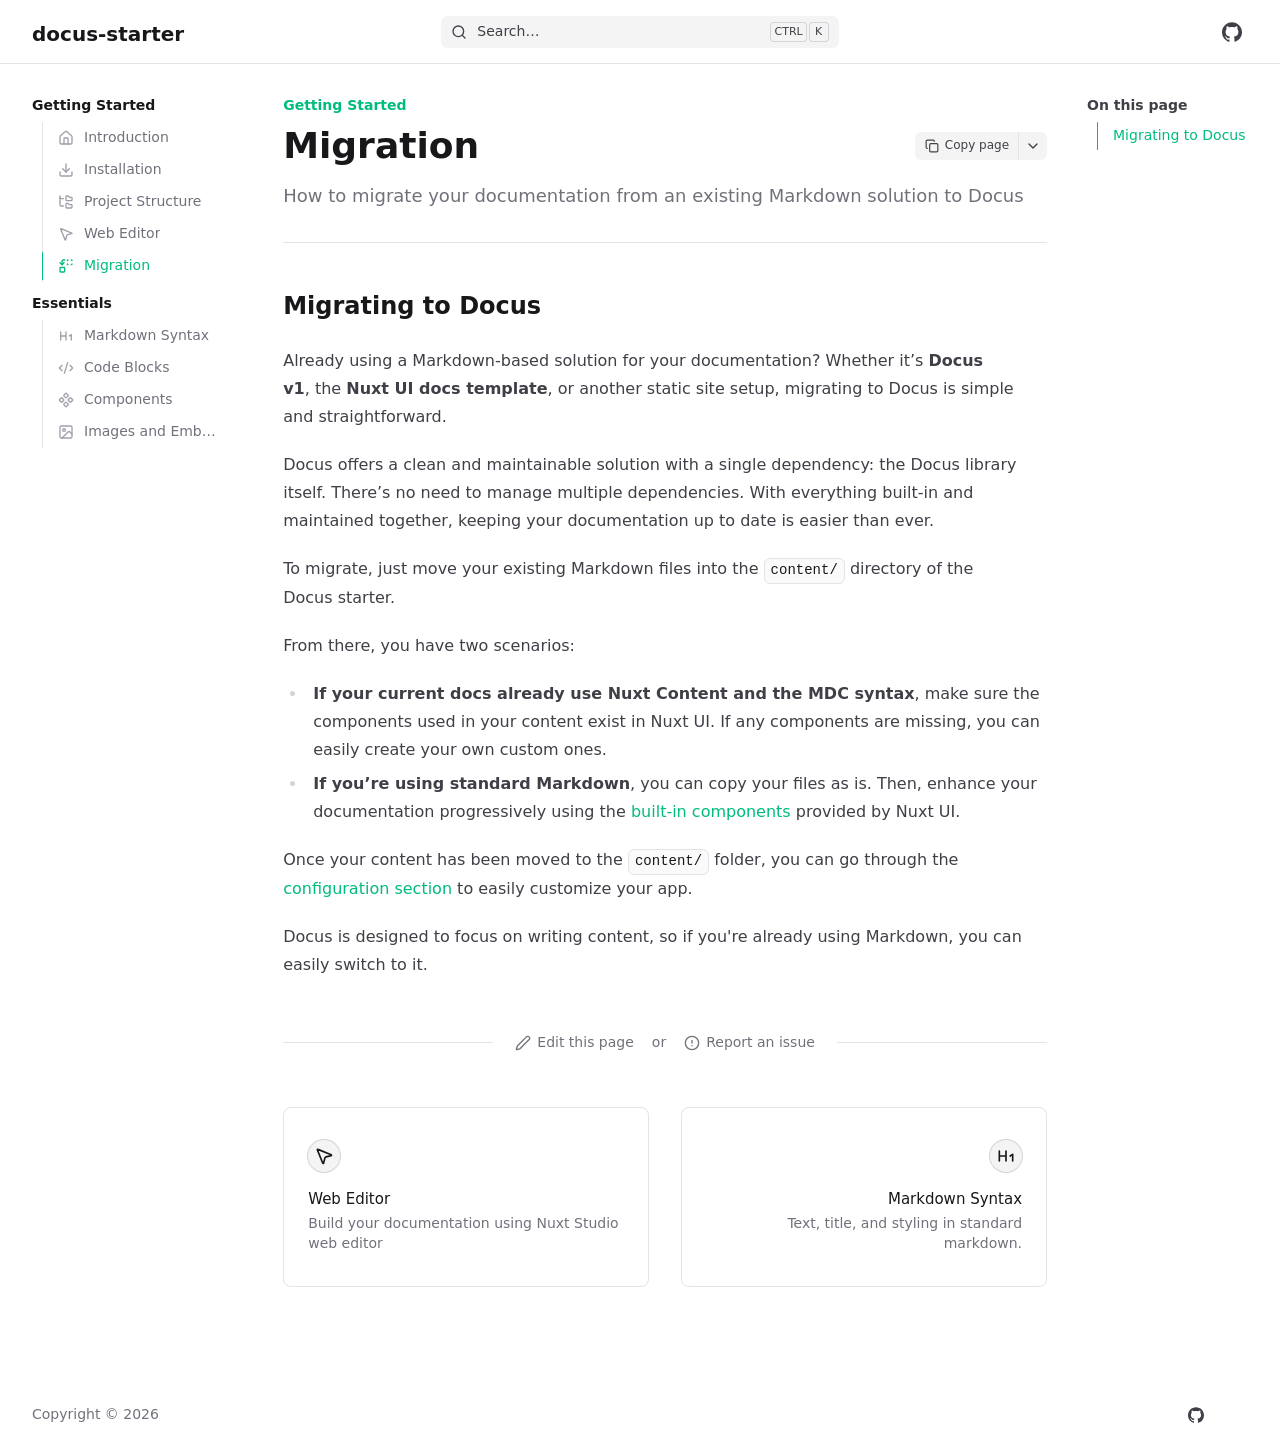
<file: getting-started/migration.html>
<!DOCTYPE html><html  lang="en" dir="ltr"><head><meta charset="utf-8"><meta name="viewport" content="width=device-width, initial-scale=1"><style id="nuxt-ui-colors">@layer base {
  :root {
  --ui-color-primary-50: var(--color-emerald-50, oklch(97.9% 0.021 166.113));
  --ui-color-primary-100: var(--color-emerald-100, oklch(95% 0.052 163.051));
  --ui-color-primary-200: var(--color-emerald-200, oklch(90.5% 0.093 164.15));
  --ui-color-primary-300: var(--color-emerald-300, oklch(84.5% 0.143 164.978));
  --ui-color-primary-400: var(--color-emerald-400, oklch(76.5% 0.177 163.223));
  --ui-color-primary-500: var(--color-emerald-500, oklch(69.6% 0.17 162.48));
  --ui-color-primary-600: var(--color-emerald-600, oklch(59.6% 0.145 163.225));
  --ui-color-primary-700: var(--color-emerald-700, oklch(50.8% 0.118 165.612));
  --ui-color-primary-800: var(--color-emerald-800, oklch(43.2% 0.095 166.913));
  --ui-color-primary-900: var(--color-emerald-900, oklch(37.8% 0.077 168.94));
  --ui-color-primary-950: var(--color-emerald-950, oklch(26.2% 0.051 172.552));
  --ui-color-secondary-50: var(--color-blue-50, oklch(97% 0.014 254.604));
  --ui-color-secondary-100: var(--color-blue-100, oklch(93.2% 0.032 255.585));
  --ui-color-secondary-200: var(--color-blue-200, oklch(88.2% 0.059 254.128));
  --ui-color-secondary-300: var(--color-blue-300, oklch(80.9% 0.105 251.813));
  --ui-color-secondary-400: var(--color-blue-400, oklch(70.7% 0.165 254.624));
  --ui-color-secondary-500: var(--color-blue-500, oklch(62.3% 0.214 259.815));
  --ui-color-secondary-600: var(--color-blue-600, oklch(54.6% 0.245 262.881));
  --ui-color-secondary-700: var(--color-blue-700, oklch(48.8% 0.243 264.376));
  --ui-color-secondary-800: var(--color-blue-800, oklch(42.4% 0.199 265.638));
  --ui-color-secondary-900: var(--color-blue-900, oklch(37.9% 0.146 265.522));
  --ui-color-secondary-950: var(--color-blue-950, oklch(28.2% 0.091 267.935));
  --ui-color-success-50: var(--color-green-50, oklch(98.2% 0.018 155.826));
  --ui-color-success-100: var(--color-green-100, oklch(96.2% 0.044 156.743));
  --ui-color-success-200: var(--color-green-200, oklch(92.5% 0.084 155.995));
  --ui-color-success-300: var(--color-green-300, oklch(87.1% 0.15 154.449));
  --ui-color-success-400: var(--color-green-400, oklch(79.2% 0.209 151.711));
  --ui-color-success-500: var(--color-green-500, oklch(72.3% 0.219 149.579));
  --ui-color-success-600: var(--color-green-600, oklch(62.7% 0.194 149.214));
  --ui-color-success-700: var(--color-green-700, oklch(52.7% 0.154 150.069));
  --ui-color-success-800: var(--color-green-800, oklch(44.8% 0.119 151.328));
  --ui-color-success-900: var(--color-green-900, oklch(39.3% 0.095 152.535));
  --ui-color-success-950: var(--color-green-950, oklch(26.6% 0.065 152.934));
  --ui-color-info-50: var(--color-blue-50, oklch(97% 0.014 254.604));
  --ui-color-info-100: var(--color-blue-100, oklch(93.2% 0.032 255.585));
  --ui-color-info-200: var(--color-blue-200, oklch(88.2% 0.059 254.128));
  --ui-color-info-300: var(--color-blue-300, oklch(80.9% 0.105 251.813));
  --ui-color-info-400: var(--color-blue-400, oklch(70.7% 0.165 254.624));
  --ui-color-info-500: var(--color-blue-500, oklch(62.3% 0.214 259.815));
  --ui-color-info-600: var(--color-blue-600, oklch(54.6% 0.245 262.881));
  --ui-color-info-700: var(--color-blue-700, oklch(48.8% 0.243 264.376));
  --ui-color-info-800: var(--color-blue-800, oklch(42.4% 0.199 265.638));
  --ui-color-info-900: var(--color-blue-900, oklch(37.9% 0.146 265.522));
  --ui-color-info-950: var(--color-blue-950, oklch(28.2% 0.091 267.935));
  --ui-color-warning-50: var(--color-yellow-50, oklch(98.7% 0.026 102.212));
  --ui-color-warning-100: var(--color-yellow-100, oklch(97.3% 0.071 103.193));
  --ui-color-warning-200: var(--color-yellow-200, oklch(94.5% 0.129 101.54));
  --ui-color-warning-300: var(--color-yellow-300, oklch(90.5% 0.182 98.111));
  --ui-color-warning-400: var(--color-yellow-400, oklch(85.2% 0.199 91.936));
  --ui-color-warning-500: var(--color-yellow-500, oklch(79.5% 0.184 86.047));
  --ui-color-warning-600: var(--color-yellow-600, oklch(68.1% 0.162 75.834));
  --ui-color-warning-700: var(--color-yellow-700, oklch(55.4% 0.135 66.442));
  --ui-color-warning-800: var(--color-yellow-800, oklch(47.6% 0.114 61.907));
  --ui-color-warning-900: var(--color-yellow-900, oklch(42.1% 0.095 57.708));
  --ui-color-warning-950: var(--color-yellow-950, oklch(28.6% 0.066 53.813));
  --ui-color-error-50: var(--color-red-50, oklch(97.1% 0.013 17.38));
  --ui-color-error-100: var(--color-red-100, oklch(93.6% 0.032 17.717));
  --ui-color-error-200: var(--color-red-200, oklch(88.5% 0.062 18.334));
  --ui-color-error-300: var(--color-red-300, oklch(80.8% 0.114 19.571));
  --ui-color-error-400: var(--color-red-400, oklch(70.4% 0.191 22.216));
  --ui-color-error-500: var(--color-red-500, oklch(63.7% 0.237 25.331));
  --ui-color-error-600: var(--color-red-600, oklch(57.7% 0.245 27.325));
  --ui-color-error-700: var(--color-red-700, oklch(50.5% 0.213 27.518));
  --ui-color-error-800: var(--color-red-800, oklch(44.4% 0.177 26.899));
  --ui-color-error-900: var(--color-red-900, oklch(39.6% 0.141 25.723));
  --ui-color-error-950: var(--color-red-950, oklch(25.8% 0.092 26.042));
  --ui-color-neutral-50: var(--color-zinc-50, oklch(98.5% 0 0));
  --ui-color-neutral-100: var(--color-zinc-100, oklch(96.7% 0.001 286.375));
  --ui-color-neutral-200: var(--color-zinc-200, oklch(92% 0.004 286.32));
  --ui-color-neutral-300: var(--color-zinc-300, oklch(87.1% 0.006 286.286));
  --ui-color-neutral-400: var(--color-zinc-400, oklch(70.5% 0.015 286.067));
  --ui-color-neutral-500: var(--color-zinc-500, oklch(55.2% 0.016 285.938));
  --ui-color-neutral-600: var(--color-zinc-600, oklch(44.2% 0.017 285.786));
  --ui-color-neutral-700: var(--color-zinc-700, oklch(37% 0.013 285.805));
  --ui-color-neutral-800: var(--color-zinc-800, oklch(27.4% 0.006 286.033));
  --ui-color-neutral-900: var(--color-zinc-900, oklch(21% 0.006 285.885));
  --ui-color-neutral-950: var(--color-zinc-950, oklch(14.1% 0.005 285.823));
  }
  :root, .light {
  --ui-primary: var(--ui-color-primary-500);
  --ui-secondary: var(--ui-color-secondary-500);
  --ui-success: var(--ui-color-success-500);
  --ui-info: var(--ui-color-info-500);
  --ui-warning: var(--ui-color-warning-500);
  --ui-error: var(--ui-color-error-500);
  }
  .dark {
  --ui-primary: var(--ui-color-primary-400);
  --ui-secondary: var(--ui-color-secondary-400);
  --ui-success: var(--ui-color-success-400);
  --ui-info: var(--ui-color-info-400);
  --ui-warning: var(--ui-color-warning-400);
  --ui-error: var(--ui-color-error-400);
  }
}</style><title>Migration - docus-starter</title><link rel="stylesheet" href="/_nuxt/entry.C1x1YM2v.css" crossorigin><style>@layer components {:where(.i-lucide\:alert-circle){display:inline-block;width:1em;height:1em;background-color:currentColor;-webkit-mask-image:var(--svg);mask-image:var(--svg);-webkit-mask-repeat:no-repeat;mask-repeat:no-repeat;-webkit-mask-size:100% 100%;mask-size:100% 100%;--svg:url("data:image/svg+xml,%3Csvg xmlns='http://www.w3.org/2000/svg' viewBox='0 0 24 24' width='24' height='24'%3E%3Cg fill='none' stroke='black' stroke-linecap='round' stroke-linejoin='round' stroke-width='2'%3E%3Ccircle cx='12' cy='12' r='10'/%3E%3Cpath d='M12 8v4m0 4h.01'/%3E%3C/g%3E%3C/svg%3E")}:where(.i-lucide\:chevron-down){display:inline-block;width:1em;height:1em;background-color:currentColor;-webkit-mask-image:var(--svg);mask-image:var(--svg);-webkit-mask-repeat:no-repeat;mask-repeat:no-repeat;-webkit-mask-size:100% 100%;mask-size:100% 100%;--svg:url("data:image/svg+xml,%3Csvg xmlns='http://www.w3.org/2000/svg' viewBox='0 0 24 24' width='24' height='24'%3E%3Cpath fill='none' stroke='black' stroke-linecap='round' stroke-linejoin='round' stroke-width='2' d='m6 9l6 6l6-6'/%3E%3C/svg%3E")}:where(.i-lucide\:code-xml){display:inline-block;width:1em;height:1em;background-color:currentColor;-webkit-mask-image:var(--svg);mask-image:var(--svg);-webkit-mask-repeat:no-repeat;mask-repeat:no-repeat;-webkit-mask-size:100% 100%;mask-size:100% 100%;--svg:url("data:image/svg+xml,%3Csvg xmlns='http://www.w3.org/2000/svg' viewBox='0 0 24 24' width='24' height='24'%3E%3Cpath fill='none' stroke='black' stroke-linecap='round' stroke-linejoin='round' stroke-width='2' d='m18 16l4-4l-4-4M6 8l-4 4l4 4m8.5-12l-5 16'/%3E%3C/svg%3E")}:where(.i-lucide\:component){display:inline-block;width:1em;height:1em;background-color:currentColor;-webkit-mask-image:var(--svg);mask-image:var(--svg);-webkit-mask-repeat:no-repeat;mask-repeat:no-repeat;-webkit-mask-size:100% 100%;mask-size:100% 100%;--svg:url("data:image/svg+xml,%3Csvg xmlns='http://www.w3.org/2000/svg' viewBox='0 0 24 24' width='24' height='24'%3E%3Cpath fill='none' stroke='black' stroke-linecap='round' stroke-linejoin='round' stroke-width='2' d='M15.536 11.293a1 1 0 0 0 0 1.414l2.376 2.377a1 1 0 0 0 1.414 0l2.377-2.377a1 1 0 0 0 0-1.414l-2.377-2.377a1 1 0 0 0-1.414 0zm-13.239 0a1 1 0 0 0 0 1.414l2.377 2.377a1 1 0 0 0 1.414 0l2.377-2.377a1 1 0 0 0 0-1.414L6.088 8.916a1 1 0 0 0-1.414 0zm6.619 6.619a1 1 0 0 0 0 1.415l2.377 2.376a1 1 0 0 0 1.414 0l2.377-2.376a1 1 0 0 0 0-1.415l-2.377-2.376a1 1 0 0 0-1.414 0zm0-13.238a1 1 0 0 0 0 1.414l2.377 2.376a1 1 0 0 0 1.414 0l2.377-2.376a1 1 0 0 0 0-1.414l-2.377-2.377a1 1 0 0 0-1.414 0z'/%3E%3C/svg%3E")}:where(.i-lucide\:copy){display:inline-block;width:1em;height:1em;background-color:currentColor;-webkit-mask-image:var(--svg);mask-image:var(--svg);-webkit-mask-repeat:no-repeat;mask-repeat:no-repeat;-webkit-mask-size:100% 100%;mask-size:100% 100%;--svg:url("data:image/svg+xml,%3Csvg xmlns='http://www.w3.org/2000/svg' viewBox='0 0 24 24' width='24' height='24'%3E%3Cg fill='none' stroke='black' stroke-linecap='round' stroke-linejoin='round' stroke-width='2'%3E%3Crect width='14' height='14' x='8' y='8' rx='2' ry='2'/%3E%3Cpath d='M4 16c-1.1 0-2-.9-2-2V4c0-1.1.9-2 2-2h10c1.1 0 2 .9 2 2'/%3E%3C/g%3E%3C/svg%3E")}:where(.i-lucide\:download){display:inline-block;width:1em;height:1em;background-color:currentColor;-webkit-mask-image:var(--svg);mask-image:var(--svg);-webkit-mask-repeat:no-repeat;mask-repeat:no-repeat;-webkit-mask-size:100% 100%;mask-size:100% 100%;--svg:url("data:image/svg+xml,%3Csvg xmlns='http://www.w3.org/2000/svg' viewBox='0 0 24 24' width='24' height='24'%3E%3Cg fill='none' stroke='black' stroke-linecap='round' stroke-linejoin='round' stroke-width='2'%3E%3Cpath d='M12 15V3m9 12v4a2 2 0 0 1-2 2H5a2 2 0 0 1-2-2v-4'/%3E%3Cpath d='m7 10l5 5l5-5'/%3E%3C/g%3E%3C/svg%3E")}:where(.i-lucide\:folder-tree){display:inline-block;width:1em;height:1em;background-color:currentColor;-webkit-mask-image:var(--svg);mask-image:var(--svg);-webkit-mask-repeat:no-repeat;mask-repeat:no-repeat;-webkit-mask-size:100% 100%;mask-size:100% 100%;--svg:url("data:image/svg+xml,%3Csvg xmlns='http://www.w3.org/2000/svg' viewBox='0 0 24 24' width='24' height='24'%3E%3Cg fill='none' stroke='black' stroke-linecap='round' stroke-linejoin='round' stroke-width='2'%3E%3Cpath d='M20 10a1 1 0 0 0 1-1V6a1 1 0 0 0-1-1h-2.5a1 1 0 0 1-.8-.4l-.9-1.2A1 1 0 0 0 15 3h-2a1 1 0 0 0-1 1v5a1 1 0 0 0 1 1Zm0 11a1 1 0 0 0 1-1v-3a1 1 0 0 0-1-1h-2.9a1 1 0 0 1-.88-.55l-.42-.85a1 1 0 0 0-.92-.6H13a1 1 0 0 0-1 1v5a1 1 0 0 0 1 1ZM3 5a2 2 0 0 0 2 2h3'/%3E%3Cpath d='M3 3v13a2 2 0 0 0 2 2h3'/%3E%3C/g%3E%3C/svg%3E")}:where(.i-lucide\:hash){display:inline-block;width:1em;height:1em;background-color:currentColor;-webkit-mask-image:var(--svg);mask-image:var(--svg);-webkit-mask-repeat:no-repeat;mask-repeat:no-repeat;-webkit-mask-size:100% 100%;mask-size:100% 100%;--svg:url("data:image/svg+xml,%3Csvg xmlns='http://www.w3.org/2000/svg' viewBox='0 0 24 24' width='24' height='24'%3E%3Cpath fill='none' stroke='black' stroke-linecap='round' stroke-linejoin='round' stroke-width='2' d='M4 9h16M4 15h16M10 3L8 21m8-18l-2 18'/%3E%3C/svg%3E")}:where(.i-lucide\:heading-1){display:inline-block;width:1em;height:1em;background-color:currentColor;-webkit-mask-image:var(--svg);mask-image:var(--svg);-webkit-mask-repeat:no-repeat;mask-repeat:no-repeat;-webkit-mask-size:100% 100%;mask-size:100% 100%;--svg:url("data:image/svg+xml,%3Csvg xmlns='http://www.w3.org/2000/svg' viewBox='0 0 24 24' width='24' height='24'%3E%3Cpath fill='none' stroke='black' stroke-linecap='round' stroke-linejoin='round' stroke-width='2' d='M4 12h8m-8 6V6m8 12V6m5 6l3-2v8'/%3E%3C/svg%3E")}:where(.i-lucide\:house){display:inline-block;width:1em;height:1em;background-color:currentColor;-webkit-mask-image:var(--svg);mask-image:var(--svg);-webkit-mask-repeat:no-repeat;mask-repeat:no-repeat;-webkit-mask-size:100% 100%;mask-size:100% 100%;--svg:url("data:image/svg+xml,%3Csvg xmlns='http://www.w3.org/2000/svg' viewBox='0 0 24 24' width='24' height='24'%3E%3Cg fill='none' stroke='black' stroke-linecap='round' stroke-linejoin='round' stroke-width='2'%3E%3Cpath d='M15 21v-8a1 1 0 0 0-1-1h-4a1 1 0 0 0-1 1v8'/%3E%3Cpath d='M3 10a2 2 0 0 1 .709-1.528l7-6a2 2 0 0 1 2.582 0l7 6A2 2 0 0 1 21 10v9a2 2 0 0 1-2 2H5a2 2 0 0 1-2-2z'/%3E%3C/g%3E%3C/svg%3E")}:where(.i-lucide\:image){display:inline-block;width:1em;height:1em;background-color:currentColor;-webkit-mask-image:var(--svg);mask-image:var(--svg);-webkit-mask-repeat:no-repeat;mask-repeat:no-repeat;-webkit-mask-size:100% 100%;mask-size:100% 100%;--svg:url("data:image/svg+xml,%3Csvg xmlns='http://www.w3.org/2000/svg' viewBox='0 0 24 24' width='24' height='24'%3E%3Cg fill='none' stroke='black' stroke-linecap='round' stroke-linejoin='round' stroke-width='2'%3E%3Crect width='18' height='18' x='3' y='3' rx='2' ry='2'/%3E%3Ccircle cx='9' cy='9' r='2'/%3E%3Cpath d='m21 15l-3.086-3.086a2 2 0 0 0-2.828 0L6 21'/%3E%3C/g%3E%3C/svg%3E")}:where(.i-lucide\:mouse-pointer-2){display:inline-block;width:1em;height:1em;background-color:currentColor;-webkit-mask-image:var(--svg);mask-image:var(--svg);-webkit-mask-repeat:no-repeat;mask-repeat:no-repeat;-webkit-mask-size:100% 100%;mask-size:100% 100%;--svg:url("data:image/svg+xml,%3Csvg xmlns='http://www.w3.org/2000/svg' viewBox='0 0 24 24' width='24' height='24'%3E%3Cpath fill='none' stroke='black' stroke-linecap='round' stroke-linejoin='round' stroke-width='2' d='M4.037 4.688a.495.495 0 0 1 .651-.651l16 6.5a.5.5 0 0 1-.063.947l-6.124 1.58a2 2 0 0 0-1.438 1.435l-1.579 6.126a.5.5 0 0 1-.947.063z'/%3E%3C/svg%3E")}:where(.i-lucide\:pen){display:inline-block;width:1em;height:1em;background-color:currentColor;-webkit-mask-image:var(--svg);mask-image:var(--svg);-webkit-mask-repeat:no-repeat;mask-repeat:no-repeat;-webkit-mask-size:100% 100%;mask-size:100% 100%;--svg:url("data:image/svg+xml,%3Csvg xmlns='http://www.w3.org/2000/svg' viewBox='0 0 24 24' width='24' height='24'%3E%3Cpath fill='none' stroke='black' stroke-linecap='round' stroke-linejoin='round' stroke-width='2' d='M21.174 6.812a1 1 0 0 0-3.986-3.987L3.842 16.174a2 2 0 0 0-.5.83l-1.321 4.352a.5.5 0 0 0 .623.622l4.353-1.32a2 2 0 0 0 .83-.497z'/%3E%3C/svg%3E")}:where(.i-lucide\:replace){display:inline-block;width:1em;height:1em;background-color:currentColor;-webkit-mask-image:var(--svg);mask-image:var(--svg);-webkit-mask-repeat:no-repeat;mask-repeat:no-repeat;-webkit-mask-size:100% 100%;mask-size:100% 100%;--svg:url("data:image/svg+xml,%3Csvg xmlns='http://www.w3.org/2000/svg' viewBox='0 0 24 24' width='24' height='24'%3E%3Cg fill='none' stroke='black' stroke-linecap='round' stroke-linejoin='round' stroke-width='2'%3E%3Cpath d='M14 4a1 1 0 0 1 1-1m0 7a1 1 0 0 1-1-1m7-5a1 1 0 0 0-1-1m1 6a1 1 0 0 1-1 1M3 7l3 3l3-3'/%3E%3Cpath d='M6 10V5a2 2 0 0 1 2-2h2'/%3E%3Crect width='7' height='7' x='3' y='14' rx='1'/%3E%3C/g%3E%3C/svg%3E")}:where(.i-lucide\:search){display:inline-block;width:1em;height:1em;background-color:currentColor;-webkit-mask-image:var(--svg);mask-image:var(--svg);-webkit-mask-repeat:no-repeat;mask-repeat:no-repeat;-webkit-mask-size:100% 100%;mask-size:100% 100%;--svg:url("data:image/svg+xml,%3Csvg xmlns='http://www.w3.org/2000/svg' viewBox='0 0 24 24' width='24' height='24'%3E%3Cg fill='none' stroke='black' stroke-linecap='round' stroke-linejoin='round' stroke-width='2'%3E%3Cpath d='m21 21l-4.34-4.34'/%3E%3Ccircle cx='11' cy='11' r='8'/%3E%3C/g%3E%3C/svg%3E")}:where(.i-simple-icons\:github){display:inline-block;width:1em;height:1em;background-color:currentColor;-webkit-mask-image:var(--svg);mask-image:var(--svg);-webkit-mask-repeat:no-repeat;mask-repeat:no-repeat;-webkit-mask-size:100% 100%;mask-size:100% 100%;--svg:url("data:image/svg+xml,%3Csvg xmlns='http://www.w3.org/2000/svg' viewBox='0 0 24 24' width='24' height='24'%3E%3Cpath fill='black' d='M12 .297c-6.63 0-12 5.373-12 12c0 5.303 3.438 9.8 8.205 11.385c.6.113.82-.258.82-.577c0-.285-.01-1.04-.015-2.04c-3.338.724-4.042-1.61-4.042-1.61C4.422 18.07 3.633 17.7 3.633 17.7c-1.087-.744.084-.729.084-.729c1.205.084 1.838 1.236 1.838 1.236c1.07 1.835 2.809 1.305 3.495.998c.108-.776.417-1.305.76-1.605c-2.665-.3-5.466-1.332-5.466-5.93c0-1.31.465-2.38 1.235-3.22c-.135-.303-.54-1.523.105-3.176c0 0 1.005-.322 3.3 1.23c.96-.267 1.98-.399 3-.405c1.02.006 2.04.138 3 .405c2.28-1.552 3.285-1.23 3.285-1.23c.645 1.653.24 2.873.12 3.176c.765.84 1.23 1.91 1.23 3.22c0 4.61-2.805 5.625-5.475 5.92c.42.36.81 1.096.81 2.22c0 1.606-.015 2.896-.015 3.286c0 .315.21.69.825.57C20.565 22.092 24 17.592 24 12.297c0-6.627-5.373-12-12-12'/%3E%3C/svg%3E")}}</style><link rel="preload" as="fetch" crossorigin="anonymous" href="/getting-started/migration/_payload.json?acfdc149-55c9-40d0-8e88-8155cd105113"><link rel="modulepreload" as="script" crossorigin href="/_nuxt/BKq391Ct.js"><link rel="modulepreload" as="script" crossorigin href="/_nuxt/D9ZP_QAO.js"><link rel="modulepreload" as="script" crossorigin href="/_nuxt/Cg3qZu-f.js"><link rel="modulepreload" as="script" crossorigin href="/_nuxt/CjP1UmBn.js"><link rel="modulepreload" as="script" crossorigin href="/_nuxt/C7_io6cx.js"><link rel="modulepreload" as="script" crossorigin href="/_nuxt/DNbKBwLa.js"><link rel="modulepreload" as="script" crossorigin href="/_nuxt/BN_7HF1G.js"><link rel="modulepreload" as="script" crossorigin href="/_nuxt/CZyMkl2R.js"><link rel="modulepreload" as="script" crossorigin href="/_nuxt/ztuDAuIs.js"><link rel="modulepreload" as="script" crossorigin href="/_nuxt/B8STsLed.js"><link rel="modulepreload" as="script" crossorigin href="/_nuxt/DLSu3qRu.js"><link rel="modulepreload" as="script" crossorigin href="/_nuxt/SZoUtsTa.js"><link rel="modulepreload" as="script" crossorigin href="/_nuxt/wNjmdFjm.js"><link rel="modulepreload" as="script" crossorigin href="/_nuxt/B0pmQD8O.js"><link rel="preload" as="fetch" fetchpriority="low" crossorigin="anonymous" href="/_nuxt/builds/meta/acfdc149-55c9-40d0-8e88-8155cd105113.json"><meta property="og:image" content="/__og-image__/static/getting-started/migration/og.png"><meta property="og:image:type" content="image/png"><meta name="twitter:card" content="summary_large_image"><meta name="twitter:image" content="/__og-image__/static/getting-started/migration/og.png"><meta name="twitter:image:src" content="/__og-image__/static/getting-started/migration/og.png"><meta property="og:image:width" content="1200"><meta name="twitter:image:width" content="1200"><meta property="og:image:height" content="600"><meta name="twitter:image:height" content="600"><meta name="robots" content="index, follow, max-image-preview:large, max-snippet:-1, max-video-preview:-1"><link rel="icon" href="/favicon.ico"><meta name="description" content=" How to migrate your documentation from an existing Markdown solution to Docus"><meta property="og:site_name" content="docus-starter"><meta property="og:title" content="Migration"><meta property="og:description" content=" How to migrate your documentation from an existing Markdown solution to Docus"><script type="module" src="/_nuxt/BKq391Ct.js" crossorigin></script><script>"use strict";(()=>{const t=window,e=document.documentElement,c=["dark","light"],n=getStorageValue("localStorage","nuxt-color-mode")||"system";let i=n==="system"?u():n;const r=e.getAttribute("data-color-mode-forced");r&&(i=r),l(i),t["__NUXT_COLOR_MODE__"]={preference:n,value:i,getColorScheme:u,addColorScheme:l,removeColorScheme:d};function l(o){const s=""+o+"",a="";e.classList?e.classList.add(s):e.className+=" "+s,a&&e.setAttribute("data-"+a,o)}function d(o){const s=""+o+"",a="";e.classList?e.classList.remove(s):e.className=e.className.replace(new RegExp(s,"g"),""),a&&e.removeAttribute("data-"+a)}function f(o){return t.matchMedia("(prefers-color-scheme"+o+")")}function u(){if(t.matchMedia&&f("").media!=="not all"){for(const o of c)if(f(":"+o).matches)return o}return"light"}})();function getStorageValue(t,e){switch(t){case"localStorage":return window.localStorage.getItem(e);case"sessionStorage":return window.sessionStorage.getItem(e);case"cookie":return getCookie(e);default:return null}}function getCookie(t){const c=("; "+window.document.cookie).split("; "+t+"=");if(c.length===2)return c.pop()?.split(";").shift()}</script></head><body><div id="__nuxt" class="isolate"><!--[--><!--[--><!--[--><!--[--><!--[--><div class="nuxt-loading-indicator" style="position:fixed;top:0;right:0;left:0;pointer-events:none;width:auto;height:3px;opacity:0;background:var(--ui-primary);background-size:0% auto;transform:scaleX(0%);transform-origin:left;transition:transform 0.1s, height 0.4s, opacity 0.4s;z-index:999999;"></div><!--[--><!----><!----><!----><header class="bg-default/75 backdrop-blur border-b border-default h-(--ui-header-height) sticky top-0 z-50"><!--[--><!--]--><div class="w-full max-w-(--ui-container) mx-auto px-4 sm:px-6 lg:px-8 flex items-center justify-between gap-3 h-full"><!--[--><div class="lg:flex-1 flex items-center gap-1.5"><!----><!--[--><a href="/" aria-label="docus-starter" class="focus-visible:outline-primary hover:text-default transition-colors shrink-0 font-bold text-xl text-highlighted flex items-end gap-1.5"><!--[--><!--[--><!--[--><span class="h-6 w-auto shrink-0">docus-starter</span><!--]--><!--]--><!--]--></a><!--]--></div><div class="hidden lg:flex flex-1"><!--[--><!--[--><!----><!--[--><!--[--><button type="button" class="rounded-md font-medium inline-flex items-center disabled:cursor-not-allowed aria-disabled:cursor-not-allowed disabled:opacity-75 aria-disabled:opacity-75 transition-colors px-2.5 py-1.5 text-sm gap-1.5 text-default bg-elevated hover:bg-accented/75 active:bg-accented/75 focus:outline-none focus-visible:bg-accented/75 disabled:bg-elevated aria-disabled:bg-elevated w-full"><!--[--><!--[--><span class="iconify i-lucide:search shrink-0 size-4 mr-1" aria-hidden="true" style=""></span><!--]--><!--[--><span class="truncate">Search…</span><!--]--><!--[--><div class="hidden lg:flex items-center gap-0.5 ms-auto"><!--[--><!--[--><kbd class="inline-flex items-center justify-center px-1 rounded-sm font-medium font-sans uppercase h-5 min-w-[20px] text-[11px] ring ring-inset ring-accented text-default bg-elevated"><!--[--> <!--]--></kbd><kbd class="inline-flex items-center justify-center px-1 rounded-sm font-medium font-sans uppercase h-5 min-w-[20px] text-[11px] ring ring-inset ring-accented text-default bg-elevated"><!--[-->k<!--]--></kbd><!--]--><!--]--></div><!--]--><!--]--></button><!--]--><!--]--><!--]--><!--]--></div><div class="flex items-center justify-end lg:flex-1 gap-1.5"><!--[--><div></div><!----><!--[--><!----><!--[--><!--[--><button type="button" aria-label="Search…" class="rounded-md font-medium inline-flex items-center disabled:cursor-not-allowed aria-disabled:cursor-not-allowed disabled:opacity-75 aria-disabled:opacity-75 transition-colors text-sm gap-1.5 text-default hover:bg-elevated active:bg-elevated focus:outline-none focus-visible:bg-elevated hover:disabled:bg-transparent dark:hover:disabled:bg-transparent hover:aria-disabled:bg-transparent dark:hover:aria-disabled:bg-transparent p-1.5 lg:hidden"><!--[--><!--[--><span class="iconify i-lucide:search shrink-0 size-5" aria-hidden="true" style=""></span><!--]--><!--[--><!----><!--]--><!--[--><!----><!--]--><!--]--></button><!--]--><!--]--><!--]--><!--[--><div class="h-8 w-8 animate-pulse bg-neutral-200 dark:bg-neutral-800 rounded-md"></div><!--]--><!--[--><!--[--><!--[--><a href="https://github.com/yourcpuisoverheating/radiocast-docs" rel="noopener noreferrer" target="_blank" aria-label="GitHub" class="rounded-md font-medium inline-flex items-center disabled:cursor-not-allowed aria-disabled:cursor-not-allowed disabled:opacity-75 aria-disabled:opacity-75 transition-colors text-sm gap-1.5 text-default hover:bg-elevated active:bg-elevated focus:outline-none focus-visible:bg-elevated hover:disabled:bg-transparent dark:hover:disabled:bg-transparent hover:aria-disabled:bg-transparent dark:hover:aria-disabled:bg-transparent p-1.5"><!--[--><!--[--><span class="iconify i-simple-icons:github shrink-0 size-5" aria-hidden="true" style=""></span><!--]--><!--[--><!----><!--]--><!--[--><!----><!--]--><!--]--></a><!--]--><!--]--><!--]--><!--]--><!--[--><!--[--><!--[--><button type="button" class="rounded-md font-medium inline-flex items-center disabled:cursor-not-allowed aria-disabled:cursor-not-allowed disabled:opacity-75 aria-disabled:opacity-75 transition-colors text-xs gap-1.5 text-default hover:bg-elevated active:bg-elevated focus:outline-none focus-visible:bg-elevated hover:disabled:bg-transparent dark:hover:disabled:bg-transparent hover:aria-disabled:bg-transparent dark:hover:aria-disabled:bg-transparent p-1.5 -me-1.5 lg:hidden"><!--[--><!--[--><!----><!--]--><!--[--><svg xmlns="http://www.w3.org/2000/svg" class="size-5" viewBox="0 0 24 24" fill="none" stroke="currentColor" stroke-width="2" stroke-linecap="round" stroke-linejoin="round"><line x1="4" y1="6" x2="20" y2="6" class="outline-none"></line><line x1="4" y1="12" x2="20" y2="12" class="outline-none"></line><line x1="4" y1="18" x2="20" y2="18" class="outline-none"></line></svg><!--]--><!--[--><!----><!--]--><!--]--></button><!--]--><!--]--><!--]--></div><!--]--></div><!--[--><!--]--></header><!--[--><!----><!--v-if--><!--]--><!--]--><div class="min-h-[calc(100vh-var(--ui-header-height))]"><!--[--><div class="w-full max-w-(--ui-container) mx-auto px-4 sm:px-6 lg:px-8"><!--[--><div class="flex flex-col lg:grid lg:grid-cols-10 lg:gap-10"><aside class="hidden overflow-y-auto lg:block lg:max-h-[calc(100vh-var(--ui-header-height))] lg:sticky lg:top-(--ui-header-height) py-8 lg:ps-4 lg:-ms-4 lg:pe-6.5 lg:col-span-2"><div class="relative"><!----><!--[--><div></div><!--[--><!----><nav><ul class="isolate -mx-2.5 -mt-1.5"><!--[--><!--[--><!--[--><li data-state="open" data-orientation="vertical" class="flex flex-col data-[state=open]:mb-1.5"><!--[--><!--[--><button type="button" aria-controls aria-expanded="true" data-state="open" id="reka-accordion-trigger-v-0-3-0" data-reka-collection-item data-orientation="vertical" class="group relative w-full px-2.5 py-1.5 before:inset-y-px before:inset-x-0 flex items-center gap-1.5 text-sm before:absolute before:z-[-1] before:rounded-md focus:outline-none focus-visible:outline-none focus-visible:before:ring-inset focus-visible:before:ring-2 focus-visible:before:ring-primary text-muted hover:text-highlighted data-[state=open]:text-highlighted transition-colors font-semibold focus-visible:ring-primary"><!--[--><!--[--><!--[--><!--[--><!----><!--]--><span class="truncate"><!--[-->Getting Started<!--]--><!----></span><span class="ms-auto gap-1.5 items-center hidden"><!--[--><!----><span class="iconify i-lucide:chevron-down size-5 transform transition-transform duration-200 shrink-0 group-data-[state=open]:rotate-180" aria-hidden="true" style=""></span><!--]--></span><!--]--><!--]--><!--]--></button><div role="region" aria-labelledby="reka-accordion-trigger-v-0-3-0" data-orientation="vertical" style="--reka-accordion-content-width:var(--reka-collapsible-content-width);--reka-accordion-content-height:var(--reka-collapsible-content-height);--reka-collapsible-content-height:0px;--reka-collapsible-content-width:0px;" class="data-[state=open]:animate-[accordion-down_200ms_ease-out] data-[state=closed]:animate-[accordion-up_200ms_ease-out] overflow-hidden focus:outline-none" id="reka-collapsible-content-v-0-3-1"><!--[--><!--[--><!--[--><!----><ul class="ms-5 border-s border-default"><!--[--><!--[--><!--[--><li class="ps-1.5 -ms-px"><!--[--><a href="/getting-started/introduction" class="group relative w-full px-2.5 py-1.5 before:inset-y-px before:inset-x-0 flex items-center gap-1.5 text-sm before:absolute before:z-[-1] before:rounded-md focus:outline-none focus-visible:outline-none focus-visible:before:ring-inset focus-visible:before:ring-2 focus-visible:before:ring-primary text-muted after:absolute after:-left-1.5 after:inset-y-0.5 after:block after:w-px after:rounded-full after:transition-colors hover:text-highlighted data-[state=open]:text-highlighted transition-colors"><!--[--><!--[--><!--[--><span class="iconify i-lucide:house shrink-0 size-4 mr-1 text-dimmed group-hover:text-default group-data-[state=open]:text-default transition-colors" aria-hidden="true" style=""></span><!--]--><span class="truncate"><!--[-->Introduction<!--]--><!----></span><!----><!--]--><!--]--></a><!--]--></li><!--]--><!--[--><li class="ps-1.5 -ms-px"><!--[--><a href="/getting-started/installation" class="group relative w-full px-2.5 py-1.5 before:inset-y-px before:inset-x-0 flex items-center gap-1.5 text-sm before:absolute before:z-[-1] before:rounded-md focus:outline-none focus-visible:outline-none focus-visible:before:ring-inset focus-visible:before:ring-2 focus-visible:before:ring-primary text-muted after:absolute after:-left-1.5 after:inset-y-0.5 after:block after:w-px after:rounded-full after:transition-colors hover:text-highlighted data-[state=open]:text-highlighted transition-colors"><!--[--><!--[--><!--[--><span class="iconify i-lucide:download shrink-0 size-4 mr-1 text-dimmed group-hover:text-default group-data-[state=open]:text-default transition-colors" aria-hidden="true" style=""></span><!--]--><span class="truncate"><!--[-->Installation<!--]--><!----></span><!----><!--]--><!--]--></a><!--]--></li><!--]--><!--[--><li class="ps-1.5 -ms-px"><!--[--><a href="/getting-started/project-structure" class="group relative w-full px-2.5 py-1.5 before:inset-y-px before:inset-x-0 flex items-center gap-1.5 text-sm before:absolute before:z-[-1] before:rounded-md focus:outline-none focus-visible:outline-none focus-visible:before:ring-inset focus-visible:before:ring-2 focus-visible:before:ring-primary text-muted after:absolute after:-left-1.5 after:inset-y-0.5 after:block after:w-px after:rounded-full after:transition-colors hover:text-highlighted data-[state=open]:text-highlighted transition-colors"><!--[--><!--[--><!--[--><span class="iconify i-lucide:folder-tree shrink-0 size-4 mr-1 text-dimmed group-hover:text-default group-data-[state=open]:text-default transition-colors" aria-hidden="true" style=""></span><!--]--><span class="truncate"><!--[-->Project Structure<!--]--><!----></span><!----><!--]--><!--]--></a><!--]--></li><!--]--><!--[--><li class="ps-1.5 -ms-px"><!--[--><a href="/getting-started/studio" class="group relative w-full px-2.5 py-1.5 before:inset-y-px before:inset-x-0 flex items-center gap-1.5 text-sm before:absolute before:z-[-1] before:rounded-md focus:outline-none focus-visible:outline-none focus-visible:before:ring-inset focus-visible:before:ring-2 focus-visible:before:ring-primary text-muted after:absolute after:-left-1.5 after:inset-y-0.5 after:block after:w-px after:rounded-full after:transition-colors hover:text-highlighted data-[state=open]:text-highlighted transition-colors"><!--[--><!--[--><!--[--><span class="iconify i-lucide:mouse-pointer-2 shrink-0 size-4 mr-1 text-dimmed group-hover:text-default group-data-[state=open]:text-default transition-colors" aria-hidden="true" style=""></span><!--]--><span class="truncate"><!--[-->Web Editor<!--]--><!----></span><!----><!--]--><!--]--></a><!--]--></li><!--]--><!--[--><li class="ps-1.5 -ms-px"><!--[--><a href="/getting-started/migration" class="group relative w-full px-2.5 py-1.5 before:inset-y-px before:inset-x-0 flex items-center gap-1.5 text-sm before:absolute before:z-[-1] before:rounded-md focus:outline-none focus-visible:outline-none focus-visible:before:ring-inset focus-visible:before:ring-2 focus-visible:before:ring-primary font-medium after:absolute after:-left-1.5 after:inset-y-0.5 after:block after:w-px after:rounded-full after:transition-colors text-primary after:bg-primary"><!--[--><!--[--><!--[--><span class="iconify i-lucide:replace shrink-0 size-4 mr-1 text-primary group-data-[state=open]:text-primary" aria-hidden="true" style=""></span><!--]--><span class="truncate"><!--[-->Migration<!--]--><!----></span><!----><!--]--><!--]--></a><!--]--></li><!--]--><!--]--><!--]--></ul><!--]--><!--]--><!--]--></div><!--]--><!--]--></li><!--]--><!--[--><li data-state="open" data-orientation="vertical" class="flex flex-col data-[state=open]:mb-1.5"><!--[--><!--[--><button type="button" aria-controls aria-expanded="true" data-state="open" id="reka-accordion-trigger-v-0-3-2" data-reka-collection-item data-orientation="vertical" class="group relative w-full px-2.5 py-1.5 before:inset-y-px before:inset-x-0 flex items-center gap-1.5 text-sm before:absolute before:z-[-1] before:rounded-md focus:outline-none focus-visible:outline-none focus-visible:before:ring-inset focus-visible:before:ring-2 focus-visible:before:ring-primary text-muted hover:text-highlighted data-[state=open]:text-highlighted transition-colors font-semibold focus-visible:ring-primary"><!--[--><!--[--><!--[--><!--[--><!----><!--]--><span class="truncate"><!--[-->Essentials<!--]--><!----></span><span class="ms-auto gap-1.5 items-center hidden"><!--[--><!----><span class="iconify i-lucide:chevron-down size-5 transform transition-transform duration-200 shrink-0 group-data-[state=open]:rotate-180" aria-hidden="true" style=""></span><!--]--></span><!--]--><!--]--><!--]--></button><div role="region" aria-labelledby="reka-accordion-trigger-v-0-3-2" data-orientation="vertical" style="--reka-accordion-content-width:var(--reka-collapsible-content-width);--reka-accordion-content-height:var(--reka-collapsible-content-height);--reka-collapsible-content-height:0px;--reka-collapsible-content-width:0px;" class="data-[state=open]:animate-[accordion-down_200ms_ease-out] data-[state=closed]:animate-[accordion-up_200ms_ease-out] overflow-hidden focus:outline-none" id="reka-collapsible-content-v-0-3-3"><!--[--><!--[--><!--[--><!----><ul class="ms-5 border-s border-default"><!--[--><!--[--><!--[--><li class="ps-1.5 -ms-px"><!--[--><a href="/essentials/markdown-syntax" class="group relative w-full px-2.5 py-1.5 before:inset-y-px before:inset-x-0 flex items-center gap-1.5 text-sm before:absolute before:z-[-1] before:rounded-md focus:outline-none focus-visible:outline-none focus-visible:before:ring-inset focus-visible:before:ring-2 focus-visible:before:ring-primary text-muted after:absolute after:-left-1.5 after:inset-y-0.5 after:block after:w-px after:rounded-full after:transition-colors hover:text-highlighted data-[state=open]:text-highlighted transition-colors"><!--[--><!--[--><!--[--><span class="iconify i-lucide:heading-1 shrink-0 size-4 mr-1 text-dimmed group-hover:text-default group-data-[state=open]:text-default transition-colors" aria-hidden="true" style=""></span><!--]--><span class="truncate"><!--[-->Markdown Syntax<!--]--><!----></span><!----><!--]--><!--]--></a><!--]--></li><!--]--><!--[--><li class="ps-1.5 -ms-px"><!--[--><a href="/essentials/code-blocks" class="group relative w-full px-2.5 py-1.5 before:inset-y-px before:inset-x-0 flex items-center gap-1.5 text-sm before:absolute before:z-[-1] before:rounded-md focus:outline-none focus-visible:outline-none focus-visible:before:ring-inset focus-visible:before:ring-2 focus-visible:before:ring-primary text-muted after:absolute after:-left-1.5 after:inset-y-0.5 after:block after:w-px after:rounded-full after:transition-colors hover:text-highlighted data-[state=open]:text-highlighted transition-colors"><!--[--><!--[--><!--[--><span class="iconify i-lucide:code-xml shrink-0 size-4 mr-1 text-dimmed group-hover:text-default group-data-[state=open]:text-default transition-colors" aria-hidden="true" style=""></span><!--]--><span class="truncate"><!--[-->Code Blocks<!--]--><!----></span><!----><!--]--><!--]--></a><!--]--></li><!--]--><!--[--><li class="ps-1.5 -ms-px"><!--[--><a href="/essentials/components" class="group relative w-full px-2.5 py-1.5 before:inset-y-px before:inset-x-0 flex items-center gap-1.5 text-sm before:absolute before:z-[-1] before:rounded-md focus:outline-none focus-visible:outline-none focus-visible:before:ring-inset focus-visible:before:ring-2 focus-visible:before:ring-primary text-muted after:absolute after:-left-1.5 after:inset-y-0.5 after:block after:w-px after:rounded-full after:transition-colors hover:text-highlighted data-[state=open]:text-highlighted transition-colors"><!--[--><!--[--><!--[--><span class="iconify i-lucide:component shrink-0 size-4 mr-1 text-dimmed group-hover:text-default group-data-[state=open]:text-default transition-colors" aria-hidden="true" style=""></span><!--]--><span class="truncate"><!--[-->Components<!--]--><!----></span><!----><!--]--><!--]--></a><!--]--></li><!--]--><!--[--><li class="ps-1.5 -ms-px"><!--[--><a href="/essentials/images-embeds" class="group relative w-full px-2.5 py-1.5 before:inset-y-px before:inset-x-0 flex items-center gap-1.5 text-sm before:absolute before:z-[-1] before:rounded-md focus:outline-none focus-visible:outline-none focus-visible:before:ring-inset focus-visible:before:ring-2 focus-visible:before:ring-primary text-muted after:absolute after:-left-1.5 after:inset-y-0.5 after:block after:w-px after:rounded-full after:transition-colors hover:text-highlighted data-[state=open]:text-highlighted transition-colors"><!--[--><!--[--><!--[--><span class="iconify i-lucide:image shrink-0 size-4 mr-1 text-dimmed group-hover:text-default group-data-[state=open]:text-default transition-colors" aria-hidden="true" style=""></span><!--]--><span class="truncate"><!--[-->Images and Embeds<!--]--><!----></span><!----><!--]--><!--]--></a><!--]--></li><!--]--><!--]--><!--]--></ul><!--]--><!--]--><!--]--></div><!--]--><!--]--></li><!--]--><!--]--><!--]--></ul></nav><!--]--><!--]--><!--[--><!--]--></div></aside><div class="lg:col-span-8"><!--[--><!--[--><div class="flex flex-col lg:grid lg:grid-cols-10 lg:gap-10"><!----><div class="lg:col-span-8"><!--[--><div class="relative border-b border-default py-8"><div class="mb-2.5 text-sm font-semibold text-primary flex items-center gap-1.5"><!--[-->Getting Started<!--]--></div><div class=""><div class="flex lg:flex-row lg:items-center lg:justify-between gap-4 flex-row items-center flex-wrap justify-between"><h1 class="text-3xl sm:text-4xl text-pretty font-bold text-highlighted"><!--[-->Migration<!--]--></h1><div class="flex flex-wrap items-center gap-1.5"><!--[--><!--[--><!--]--><div data-orientation="horizontal" class="relative inline-flex -space-x-px"><!--[--><!--[--><!--[--><button type="button" class="rounded-md font-medium inline-flex items-center disabled:cursor-not-allowed aria-disabled:cursor-not-allowed disabled:opacity-75 aria-disabled:opacity-75 transition-colors not-only:first:rounded-e-none not-only:last:rounded-s-none not-last:not-first:rounded-none focus-visible:z-[1] px-2.5 py-1.5 text-xs gap-1.5 text-default bg-elevated hover:bg-accented/75 active:bg-accented/75 focus:outline-none focus-visible:bg-accented/75 disabled:bg-elevated aria-disabled:bg-elevated"><!--[--><!--[--><span class="iconify i-lucide:copy shrink-0 text-neutral size-3.5" aria-hidden="true" style=""></span><!--]--><!--[--><span class="truncate">Copy page</span><!--]--><!--[--><!----><!--]--><!--]--></button><!--]--><!--]--><!--[--><!--[--><!--[--><!--[--><!--[--><button type="button" id="reka-dropdown-menu-trigger-v-0-3-11-0" aria-haspopup="menu" aria-expanded="false" data-state="closed" class="rounded-md font-medium inline-flex items-center disabled:cursor-not-allowed aria-disabled:cursor-not-allowed disabled:opacity-75 aria-disabled:opacity-75 transition-colors not-only:first:rounded-e-none not-only:last:rounded-s-none not-last:not-first:rounded-none focus-visible:z-[1] text-xs gap-1.5 text-default bg-elevated hover:bg-accented/75 active:bg-accented/75 focus:outline-none focus-visible:bg-accented/75 disabled:bg-elevated aria-disabled:bg-elevated p-1.5 border-l border-muted"><!--[--><!--[--><span class="iconify i-lucide:chevron-down shrink-0 size-4" aria-hidden="true" style=""></span><!--]--><!--[--><!----><!--]--><!--[--><!----><!--]--><!--]--></button><!--]--><!--]--><!--[--><!----><!--v-if--><!--]--><!--]--><!--]--><!--]--><!--]--></div><!--]--></div></div><div class="text-lg text-pretty text-muted mt-4"><!--[--> How to migrate your documentation from an existing Markdown solution to Docus<!--]--></div><!--[--><!--]--></div></div><div class="mt-8 pb-24 space-y-12"><!--[--><div><h2 id="migrating-to-docus" class="relative text-2xl text-highlighted font-bold mt-12 mb-6 scroll-mt-[calc(48px+45px+var(--ui-header-height))] lg:scroll-mt-[calc(48px+var(--ui-header-height))] [&amp;&gt;a]:focus-visible:outline-primary [&amp;&gt;a&gt;code]:border-dashed hover:[&amp;&gt;a&gt;code]:border-primary hover:[&amp;&gt;a&gt;code]:text-primary [&amp;&gt;a&gt;code]:text-xl/7 [&amp;&gt;a&gt;code]:font-bold [&amp;&gt;a&gt;code]:transition-colors"><a href="#migrating-to-docus" class="group lg:ps-2 lg:-ms-2"><span class="absolute -ms-8 top-1 opacity-0 group-hover:opacity-100 group-focus:opacity-100 p-1 bg-elevated hover:text-primary rounded-md hidden lg:flex text-muted transition"><span class="iconify i-lucide:hash size-4 shrink-0" aria-hidden="true" style=""></span></span><!--[--><strong><!--[-->Migrating to Docus<!--]--></strong><!--]--></a></h2><p class="my-5 leading-7 text-pretty"><!--[-->Already using a Markdown-based solution for your documentation? Whether it’s <strong><!--[-->Docus v1<!--]--></strong>, the <strong><!--[-->Nuxt UI docs template<!--]--></strong>, or another static site setup, migrating to Docus is simple and straightforward.<!--]--></p><p class="my-5 leading-7 text-pretty"><!--[-->Docus offers a clean and maintainable solution with a single dependency: the Docus library itself. There’s no need to manage multiple dependencies. With everything built-in and maintained together, keeping your documentation up to date is easier than ever.<!--]--></p><p class="my-5 leading-7 text-pretty"><!--[-->To migrate, just move your existing Markdown files into the <code class="px-1.5 py-0.5 text-sm font-mono font-medium rounded-md inline-block border border-muted text-highlighted bg-muted"><!--[-->content/<!--]--></code> directory of the Docus starter.<!--]--></p><p class="my-5 leading-7 text-pretty"><!--[-->From there, you have two scenarios:<!--]--></p><ul class="list-disc ps-6 my-5 marker:text-(--ui-border-accented)"><!--[--><li class="my-1.5 ps-1.5 leading-7 [&amp;&gt;ul]:my-0"><!--[--><strong><!--[-->If your current docs already use Nuxt Content and the MDC syntax<!--]--></strong>, make sure the components used in your content exist in Nuxt UI. If any components are missing, you can easily create your own custom ones.<!--]--></li><li class="my-1.5 ps-1.5 leading-7 [&amp;&gt;ul]:my-0"><!--[--><strong><!--[-->If you’re using standard Markdown<!--]--></strong>, you can copy your files as is. Then, enhance your documentation progressively using the <!--[--><a href="https://docus.dev/essentials/components" rel="nofollow" class="text-primary border-b border-transparent hover:border-primary font-medium focus-visible:outline-primary [&amp;&gt;code]:border-dashed hover:[&amp;&gt;code]:border-primary hover:[&amp;&gt;code]:text-primary transition-colors [&amp;&gt;code]:transition-colors"><!--[--><!--[--><!--[-->built-in components<!--]--><!--]--><!--]--></a><!--]--> provided by Nuxt UI.<!--]--></li><!--]--></ul><p class="my-5 leading-7 text-pretty"><!--[-->Once your content has been moved to the <code class="px-1.5 py-0.5 text-sm font-mono font-medium rounded-md inline-block border border-muted text-highlighted bg-muted"><!--[-->content/<!--]--></code> folder, you can go through the <!--[--><a href="https://docus.dev/concepts/configuration" rel="nofollow" class="text-primary border-b border-transparent hover:border-primary font-medium focus-visible:outline-primary [&amp;&gt;code]:border-dashed hover:[&amp;&gt;code]:border-primary hover:[&amp;&gt;code]:text-primary transition-colors [&amp;&gt;code]:transition-colors"><!--[--><!--[--><!--[-->configuration section<!--]--><!--]--><!--]--></a><!--]--> to easily customize your app.<!--]--></p><p class="my-5 leading-7 text-pretty"><!--[-->Docus is designed to focus on writing content, so if you&#39;re already using Markdown, you can easily switch to it.<!--]--></p></div><div data-orientation="horizontal" role="separator" class="flex items-center align-center text-center w-full flex-row"><!--[--><!--[--><div class="border-default w-full border-solid border-t"></div><!--[--><div class="font-medium text-default flex mx-3 whitespace-nowrap"><!--[--><div class="flex items-center gap-2 text-sm text-muted"><!--[--><!--[--><a href="https://github.com/yourcpuisoverheating/radiocast-docs/edit/main/content/1.getting-started/6.migration.md" rel="noopener noreferrer" target="_blank" class="rounded-md font-medium inline-flex items-center disabled:cursor-not-allowed aria-disabled:cursor-not-allowed disabled:opacity-75 aria-disabled:opacity-75 transition-colors px-2.5 py-1.5 text-sm gap-1.5 text-muted hover:text-default active:text-default disabled:text-muted aria-disabled:text-muted focus:outline-none focus-visible:ring-inset focus-visible:ring-2 focus-visible:ring-inverted"><!--[--><!--[--><span class="iconify i-lucide:pen shrink-0 size-4" aria-hidden="true" style=""></span><!--]--><!--[-->Edit this page<!--]--><!--[--><!----><!--]--><!--]--></a><!--]--><!--]--><span>or</span><!--[--><!--[--><a href="https://github.com/yourcpuisoverheating/radiocast-docs/issues/new/choose" rel="noopener noreferrer" target="_blank" class="rounded-md font-medium inline-flex items-center disabled:cursor-not-allowed aria-disabled:cursor-not-allowed disabled:opacity-75 aria-disabled:opacity-75 transition-colors px-2.5 py-1.5 text-sm gap-1.5 text-muted hover:text-default active:text-default disabled:text-muted aria-disabled:text-muted focus:outline-none focus-visible:ring-inset focus-visible:ring-2 focus-visible:ring-inverted"><!--[--><!--[--><span class="iconify i-lucide:alert-circle shrink-0 size-4" aria-hidden="true" style=""></span><!--]--><!--[-->Report an issue<!--]--><!--[--><!----><!--]--><!--]--></a><!--]--><!--]--></div><!--]--></div><div class="border-default w-full border-solid border-t"></div><!--]--><!--]--><!--]--></div><!--[--><!----><div class="grid grid-cols-1 sm:grid-cols-2 gap-8"><a href="/getting-started/studio" class="group block px-6 py-8 rounded-lg border border-default hover:bg-elevated/50 focus-visible:outline-primary transition-colors"><!--[--><!--[--><!--[--><div class="inline-flex items-center rounded-full p-1.5 bg-elevated group-hover:bg-primary/10 ring ring-accented mb-4 group-hover:ring-primary/50 transition"><!--[--><span class="iconify i-lucide:mouse-pointer-2 size-5 shrink-0 text-highlighted group-hover:text-primary transition-[color,translate] group-active:-translate-x-0.5" aria-hidden="true" style=""></span><!--]--></div><p class="font-medium text-[15px] text-highlighted mb-1 truncate"><!--[-->Web Editor<!--]--></p><p class="text-sm text-muted line-clamp-2"><!--[-->Build your documentation using Nuxt Studio web editor<!--]--></p><!--]--><!--]--><!--]--></a><a href="/essentials/markdown-syntax" class="group block px-6 py-8 rounded-lg border border-default hover:bg-elevated/50 focus-visible:outline-primary transition-colors text-right"><!--[--><!--[--><!--[--><div class="inline-flex items-center rounded-full p-1.5 bg-elevated group-hover:bg-primary/10 ring ring-accented mb-4 group-hover:ring-primary/50 transition"><!--[--><span class="iconify i-lucide:heading-1 size-5 shrink-0 text-highlighted group-hover:text-primary transition-[color,translate] group-active:translate-x-0.5" aria-hidden="true" style=""></span><!--]--></div><p class="font-medium text-[15px] text-highlighted mb-1 truncate"><!--[-->Markdown Syntax<!--]--></p><p class="text-sm text-muted line-clamp-2"><!--[-->Text, title, and styling in standard markdown.<!--]--></p><!--]--><!--]--><!--]--></a></div><!--]--><!--]--></div><!--]--></div><!--[--><!----><!----><nav data-state="closed" class="sticky top-(--ui-header-height) z-10 bg-default/75 lg:bg-[initial] backdrop-blur -mx-4 px-4 sm:px-6 sm:-mx-6 overflow-y-auto max-h-[calc(100vh-var(--ui-header-height))] lg:col-span-2 order-first lg:order-last"><!--[--><div class="pt-4 sm:pt-6 pb-2.5 sm:pb-4.5 lg:py-8 border-b border-dashed border-default lg:border-0 flex flex-col"><!----><!--[--><button type="button" aria-controls aria-expanded="false" data-state="closed" class="group text-sm font-semibold flex-1 flex items-center gap-1.5 py-1.5 -mt-1.5 focus-visible:outline-primary lg:hidden"><!--[--><!--[--><!--[--><!--]--><span class="truncate"><!--[-->On this page<!--]--></span><span class="ms-auto inline-flex gap-1.5 items-center"><!--[--><span class="iconify i-lucide:chevron-down size-5 transform transition-transform duration-200 shrink-0 group-data-[state=open]:rotate-180 lg:hidden" aria-hidden="true" style=""></span><!--]--></span><!--]--><!--]--></button><div class="data-[state=open]:animate-[collapsible-down_200ms_ease-out] data-[state=closed]:animate-[collapsible-up_200ms_ease-out] overflow-hidden focus:outline-none lg:hidden" id="reka-collapsible-content-v-0-3-11-1" hidden data-state="closed" style="--reka-collapsible-content-height:0px;--reka-collapsible-content-width:0px;"><!--v-if--></div><p class="group text-sm font-semibold flex-1 items-center gap-1.5 py-1.5 -mt-1.5 focus-visible:outline-primary hidden lg:flex"><!--[--><!--[--><!--]--><span class="truncate"><!--[-->On this page<!--]--></span><span class="ms-auto inline-flex gap-1.5 items-center"><!--[--><span class="iconify i-lucide:chevron-down size-5 transform transition-transform duration-200 shrink-0 group-data-[state=open]:rotate-180 lg:hidden" aria-hidden="true" style=""></span><!--]--></span><!--]--></p><div class="data-[state=open]:animate-[collapsible-down_200ms_ease-out] data-[state=closed]:animate-[collapsible-up_200ms_ease-out] overflow-hidden focus:outline-none hidden lg:flex"><div class="absolute ms-2.5 transition-[translate,height] duration-200 h-(--indicator-size) translate-y-(--indicator-position) w-px rounded-full bg-primary" style=""></div><!--[--><ul class="min-w-0 ms-2.5 ps-4 border-s border-default"><!--[--><li class="min-w-0 -ms-px"><a href="#migrating-to-docus" class="group relative text-sm flex items-center focus-visible:outline-primary py-1 text-muted hover:text-default transition-colors"><!--[--><span class="truncate">Migrating to Docus</span><!--]--></a><!----></li><!--]--></ul><!--]--></div><!--]--><div class="hidden lg:flex lg:flex-col gap-6 mt-6"><!--[--><!----><!--]--></div></div><!--]--></nav><!--]--></div><!--]--><!--]--></div><!----></div><!--]--></div><!--]--></div><footer><!----><div class="w-full max-w-(--ui-container) mx-auto px-4 sm:px-6 lg:px-8 py-8 lg:py-4 lg:flex lg:items-center lg:justify-between lg:gap-x-3"><!--[--><div class="lg:flex-1 flex items-center justify-center lg:justify-end gap-x-1.5 lg:order-3"><!--[--><!--[--><!--[--><!--[--><!--[--><a href="https://github.com/yourcpuisoverheating/radiocast-docs" rel="noopener noreferrer" target="_blank" aria-label="GitHub repository" class="rounded-md font-medium inline-flex items-center disabled:cursor-not-allowed aria-disabled:cursor-not-allowed disabled:opacity-75 aria-disabled:opacity-75 transition-colors text-xs gap-1.5 text-default hover:bg-elevated active:bg-elevated focus:outline-none focus-visible:bg-elevated hover:disabled:bg-transparent dark:hover:disabled:bg-transparent hover:aria-disabled:bg-transparent dark:hover:aria-disabled:bg-transparent p-1.5"><!--[--><!--[--><span class="iconify i-simple-icons:github shrink-0 size-4" aria-hidden="true" style=""></span><!--]--><!--[--><!----><!--]--><!--[--><!----><!--]--><!--]--></a><!--]--><!--]--><!--]--><!--[--><!--[--><div class="size-8"></div><!--]--><!--]--><!--]--><!--]--></div><div class="mt-3 lg:mt-0 lg:order-2 flex items-center justify-center"><!--[--><!--]--></div><div class="flex items-center justify-center lg:justify-start lg:flex-1 gap-x-1.5 mt-3 lg:mt-0 lg:order-1"><!--[--><div class="text-sm text-muted"> Copyright © 2025</div><!--]--></div><!--]--></div><!----></footer><span></span><!--]--><!--]--><!--[--><!--]--><!--v-if--><!--]--><!--[--><!--]--><!--]--><!--]--></div><div id="teleports"></div><script type="application/json" data-nuxt-data="nuxt-app" data-ssr="true" id="__NUXT_DATA__" data-src="/getting-started/migration/_payload.json?acfdc149-55c9-40d0-8e88-8155cd105113">[{"state":1,"once":14,"_errors":15,"serverRendered":5,"path":17,"prerenderedAt":18},["Reactive",2],{"$scolor-mode":3,"$stoasts":7,"$ssite-config":8},{"preference":4,"value":4,"unknown":5,"forced":6},"system",true,false,[],{"_priority":9,"env":12,"name":13},{"name":10,"env":11},-3,-15,"production","docus-starter",["Set"],["ShallowReactive",16],{"navigation_docs":-1,"search_docs":-1,"-getting-started-migration":-1,"-getting-started-migration-surround":-1},"/getting-started/migration",1762310564023]</script><script>window.__NUXT__={};window.__NUXT__.config={public:{mdc:{components:{prose:true,map:{accordion:"ProseAccordion","accordion-item":"ProseAccordionItem",badge:"ProseBadge",callout:"ProseCallout",card:"ProseCard","card-group":"ProseCardGroup",caution:"ProseCaution","code-collapse":"ProseCodeCollapse","code-group":"ProseCodeGroup","code-icon":"ProseCodeIcon","code-preview":"ProseCodePreview","code-tree":"ProseCodeTree",collapsible:"ProseCollapsible",field:"ProseField","field-group":"ProseFieldGroup",icon:"ProseIcon",kbd:"ProseKbd",note:"ProseNote",steps:"ProseSteps",tabs:"ProseTabs","tabs-item":"ProseTabsItem",tip:"ProseTip",warning:"ProseWarning"}},headings:{anchorLinks:{h1:false,h2:true,h3:true,h4:true,h5:false,h6:false}}},content:{wsUrl:""},preview:{api:"https://api.nuxt.studio",iframeMessagingAllowedOrigins:""}},app:{baseURL:"/",buildId:"acfdc149-55c9-40d0-8e88-8155cd105113",buildAssetsDir:"/_nuxt/",cdnURL:""}}</script></body></html>
</file>
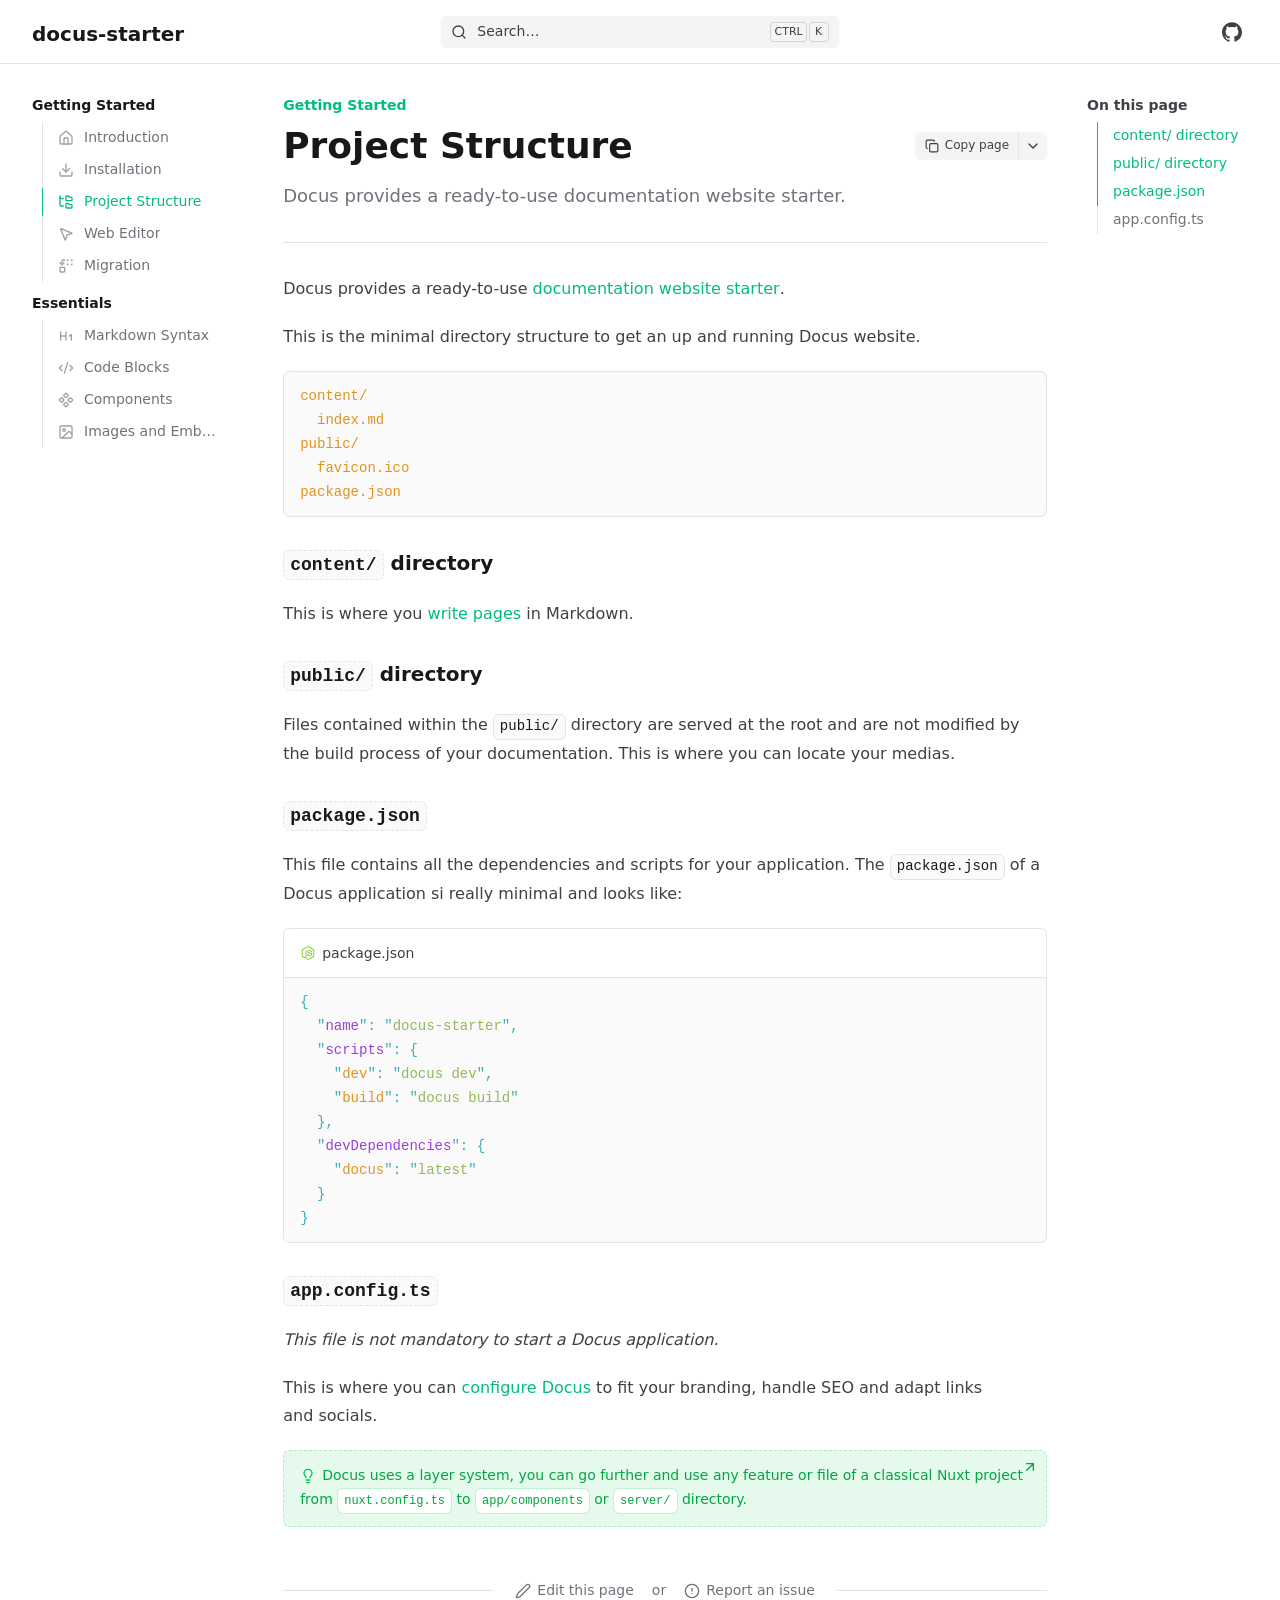
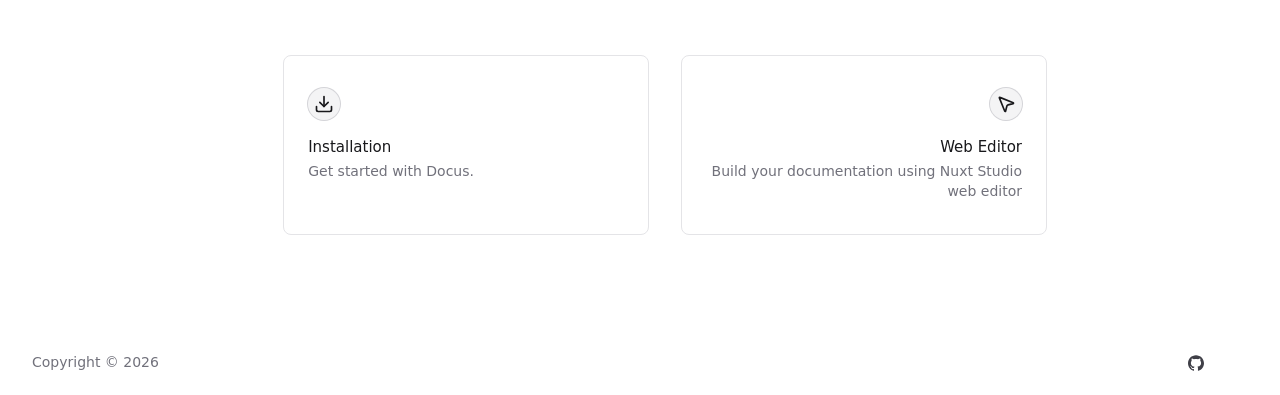
<file: getting-started/project-structure.html>
<!DOCTYPE html><html  lang="en" dir="ltr"><head><meta charset="utf-8"><meta name="viewport" content="width=device-width, initial-scale=1"><style id="nuxt-ui-colors">@layer base {
  :root {
  --ui-color-primary-50: var(--color-emerald-50, oklch(97.9% 0.021 166.113));
  --ui-color-primary-100: var(--color-emerald-100, oklch(95% 0.052 163.051));
  --ui-color-primary-200: var(--color-emerald-200, oklch(90.5% 0.093 164.15));
  --ui-color-primary-300: var(--color-emerald-300, oklch(84.5% 0.143 164.978));
  --ui-color-primary-400: var(--color-emerald-400, oklch(76.5% 0.177 163.223));
  --ui-color-primary-500: var(--color-emerald-500, oklch(69.6% 0.17 162.48));
  --ui-color-primary-600: var(--color-emerald-600, oklch(59.6% 0.145 163.225));
  --ui-color-primary-700: var(--color-emerald-700, oklch(50.8% 0.118 165.612));
  --ui-color-primary-800: var(--color-emerald-800, oklch(43.2% 0.095 166.913));
  --ui-color-primary-900: var(--color-emerald-900, oklch(37.8% 0.077 168.94));
  --ui-color-primary-950: var(--color-emerald-950, oklch(26.2% 0.051 172.552));
  --ui-color-secondary-50: var(--color-blue-50, oklch(97% 0.014 254.604));
  --ui-color-secondary-100: var(--color-blue-100, oklch(93.2% 0.032 255.585));
  --ui-color-secondary-200: var(--color-blue-200, oklch(88.2% 0.059 254.128));
  --ui-color-secondary-300: var(--color-blue-300, oklch(80.9% 0.105 251.813));
  --ui-color-secondary-400: var(--color-blue-400, oklch(70.7% 0.165 254.624));
  --ui-color-secondary-500: var(--color-blue-500, oklch(62.3% 0.214 259.815));
  --ui-color-secondary-600: var(--color-blue-600, oklch(54.6% 0.245 262.881));
  --ui-color-secondary-700: var(--color-blue-700, oklch(48.8% 0.243 264.376));
  --ui-color-secondary-800: var(--color-blue-800, oklch(42.4% 0.199 265.638));
  --ui-color-secondary-900: var(--color-blue-900, oklch(37.9% 0.146 265.522));
  --ui-color-secondary-950: var(--color-blue-950, oklch(28.2% 0.091 267.935));
  --ui-color-success-50: var(--color-green-50, oklch(98.2% 0.018 155.826));
  --ui-color-success-100: var(--color-green-100, oklch(96.2% 0.044 156.743));
  --ui-color-success-200: var(--color-green-200, oklch(92.5% 0.084 155.995));
  --ui-color-success-300: var(--color-green-300, oklch(87.1% 0.15 154.449));
  --ui-color-success-400: var(--color-green-400, oklch(79.2% 0.209 151.711));
  --ui-color-success-500: var(--color-green-500, oklch(72.3% 0.219 149.579));
  --ui-color-success-600: var(--color-green-600, oklch(62.7% 0.194 149.214));
  --ui-color-success-700: var(--color-green-700, oklch(52.7% 0.154 150.069));
  --ui-color-success-800: var(--color-green-800, oklch(44.8% 0.119 151.328));
  --ui-color-success-900: var(--color-green-900, oklch(39.3% 0.095 152.535));
  --ui-color-success-950: var(--color-green-950, oklch(26.6% 0.065 152.934));
  --ui-color-info-50: var(--color-blue-50, oklch(97% 0.014 254.604));
  --ui-color-info-100: var(--color-blue-100, oklch(93.2% 0.032 255.585));
  --ui-color-info-200: var(--color-blue-200, oklch(88.2% 0.059 254.128));
  --ui-color-info-300: var(--color-blue-300, oklch(80.9% 0.105 251.813));
  --ui-color-info-400: var(--color-blue-400, oklch(70.7% 0.165 254.624));
  --ui-color-info-500: var(--color-blue-500, oklch(62.3% 0.214 259.815));
  --ui-color-info-600: var(--color-blue-600, oklch(54.6% 0.245 262.881));
  --ui-color-info-700: var(--color-blue-700, oklch(48.8% 0.243 264.376));
  --ui-color-info-800: var(--color-blue-800, oklch(42.4% 0.199 265.638));
  --ui-color-info-900: var(--color-blue-900, oklch(37.9% 0.146 265.522));
  --ui-color-info-950: var(--color-blue-950, oklch(28.2% 0.091 267.935));
  --ui-color-warning-50: var(--color-yellow-50, oklch(98.7% 0.026 102.212));
  --ui-color-warning-100: var(--color-yellow-100, oklch(97.3% 0.071 103.193));
  --ui-color-warning-200: var(--color-yellow-200, oklch(94.5% 0.129 101.54));
  --ui-color-warning-300: var(--color-yellow-300, oklch(90.5% 0.182 98.111));
  --ui-color-warning-400: var(--color-yellow-400, oklch(85.2% 0.199 91.936));
  --ui-color-warning-500: var(--color-yellow-500, oklch(79.5% 0.184 86.047));
  --ui-color-warning-600: var(--color-yellow-600, oklch(68.1% 0.162 75.834));
  --ui-color-warning-700: var(--color-yellow-700, oklch(55.4% 0.135 66.442));
  --ui-color-warning-800: var(--color-yellow-800, oklch(47.6% 0.114 61.907));
  --ui-color-warning-900: var(--color-yellow-900, oklch(42.1% 0.095 57.708));
  --ui-color-warning-950: var(--color-yellow-950, oklch(28.6% 0.066 53.813));
  --ui-color-error-50: var(--color-red-50, oklch(97.1% 0.013 17.38));
  --ui-color-error-100: var(--color-red-100, oklch(93.6% 0.032 17.717));
  --ui-color-error-200: var(--color-red-200, oklch(88.5% 0.062 18.334));
  --ui-color-error-300: var(--color-red-300, oklch(80.8% 0.114 19.571));
  --ui-color-error-400: var(--color-red-400, oklch(70.4% 0.191 22.216));
  --ui-color-error-500: var(--color-red-500, oklch(63.7% 0.237 25.331));
  --ui-color-error-600: var(--color-red-600, oklch(57.7% 0.245 27.325));
  --ui-color-error-700: var(--color-red-700, oklch(50.5% 0.213 27.518));
  --ui-color-error-800: var(--color-red-800, oklch(44.4% 0.177 26.899));
  --ui-color-error-900: var(--color-red-900, oklch(39.6% 0.141 25.723));
  --ui-color-error-950: var(--color-red-950, oklch(25.8% 0.092 26.042));
  --ui-color-neutral-50: var(--color-zinc-50, oklch(98.5% 0 0));
  --ui-color-neutral-100: var(--color-zinc-100, oklch(96.7% 0.001 286.375));
  --ui-color-neutral-200: var(--color-zinc-200, oklch(92% 0.004 286.32));
  --ui-color-neutral-300: var(--color-zinc-300, oklch(87.1% 0.006 286.286));
  --ui-color-neutral-400: var(--color-zinc-400, oklch(70.5% 0.015 286.067));
  --ui-color-neutral-500: var(--color-zinc-500, oklch(55.2% 0.016 285.938));
  --ui-color-neutral-600: var(--color-zinc-600, oklch(44.2% 0.017 285.786));
  --ui-color-neutral-700: var(--color-zinc-700, oklch(37% 0.013 285.805));
  --ui-color-neutral-800: var(--color-zinc-800, oklch(27.4% 0.006 286.033));
  --ui-color-neutral-900: var(--color-zinc-900, oklch(21% 0.006 285.885));
  --ui-color-neutral-950: var(--color-zinc-950, oklch(14.1% 0.005 285.823));
  }
  :root, .light {
  --ui-primary: var(--ui-color-primary-500);
  --ui-secondary: var(--ui-color-secondary-500);
  --ui-success: var(--ui-color-success-500);
  --ui-info: var(--ui-color-info-500);
  --ui-warning: var(--ui-color-warning-500);
  --ui-error: var(--ui-color-error-500);
  }
  .dark {
  --ui-primary: var(--ui-color-primary-400);
  --ui-secondary: var(--ui-color-secondary-400);
  --ui-success: var(--ui-color-success-400);
  --ui-info: var(--ui-color-info-400);
  --ui-warning: var(--ui-color-warning-400);
  --ui-error: var(--ui-color-error-400);
  }
}</style><title>Project Structure - docus-starter</title><style>/*! tailwindcss v4.1.16 | MIT License | https://tailwindcss.com */.shiki span.line{display:block}.shiki span.line.highlight{background-color:var(--ui-bg-accented);margin:0 -16px;padding:0 16px}@supports (color:color-mix(in lab,red,red)){.shiki span.line.highlight{background-color:color-mix(in oklab,var(--ui-bg-accented)50%,transparent)}}</style><link rel="stylesheet" href="/_nuxt/entry.C1x1YM2v.css" crossorigin><style>@layer components {:where(.i-lucide\:alert-circle){display:inline-block;width:1em;height:1em;background-color:currentColor;-webkit-mask-image:var(--svg);mask-image:var(--svg);-webkit-mask-repeat:no-repeat;mask-repeat:no-repeat;-webkit-mask-size:100% 100%;mask-size:100% 100%;--svg:url("data:image/svg+xml,%3Csvg xmlns='http://www.w3.org/2000/svg' viewBox='0 0 24 24' width='24' height='24'%3E%3Cg fill='none' stroke='black' stroke-linecap='round' stroke-linejoin='round' stroke-width='2'%3E%3Ccircle cx='12' cy='12' r='10'/%3E%3Cpath d='M12 8v4m0 4h.01'/%3E%3C/g%3E%3C/svg%3E")}:where(.i-lucide\:arrow-up-right){display:inline-block;width:1em;height:1em;background-color:currentColor;-webkit-mask-image:var(--svg);mask-image:var(--svg);-webkit-mask-repeat:no-repeat;mask-repeat:no-repeat;-webkit-mask-size:100% 100%;mask-size:100% 100%;--svg:url("data:image/svg+xml,%3Csvg xmlns='http://www.w3.org/2000/svg' viewBox='0 0 24 24' width='24' height='24'%3E%3Cpath fill='none' stroke='black' stroke-linecap='round' stroke-linejoin='round' stroke-width='2' d='M7 7h10v10M7 17L17 7'/%3E%3C/svg%3E")}:where(.i-lucide\:chevron-down){display:inline-block;width:1em;height:1em;background-color:currentColor;-webkit-mask-image:var(--svg);mask-image:var(--svg);-webkit-mask-repeat:no-repeat;mask-repeat:no-repeat;-webkit-mask-size:100% 100%;mask-size:100% 100%;--svg:url("data:image/svg+xml,%3Csvg xmlns='http://www.w3.org/2000/svg' viewBox='0 0 24 24' width='24' height='24'%3E%3Cpath fill='none' stroke='black' stroke-linecap='round' stroke-linejoin='round' stroke-width='2' d='m6 9l6 6l6-6'/%3E%3C/svg%3E")}:where(.i-lucide\:code-xml){display:inline-block;width:1em;height:1em;background-color:currentColor;-webkit-mask-image:var(--svg);mask-image:var(--svg);-webkit-mask-repeat:no-repeat;mask-repeat:no-repeat;-webkit-mask-size:100% 100%;mask-size:100% 100%;--svg:url("data:image/svg+xml,%3Csvg xmlns='http://www.w3.org/2000/svg' viewBox='0 0 24 24' width='24' height='24'%3E%3Cpath fill='none' stroke='black' stroke-linecap='round' stroke-linejoin='round' stroke-width='2' d='m18 16l4-4l-4-4M6 8l-4 4l4 4m8.5-12l-5 16'/%3E%3C/svg%3E")}:where(.i-lucide\:component){display:inline-block;width:1em;height:1em;background-color:currentColor;-webkit-mask-image:var(--svg);mask-image:var(--svg);-webkit-mask-repeat:no-repeat;mask-repeat:no-repeat;-webkit-mask-size:100% 100%;mask-size:100% 100%;--svg:url("data:image/svg+xml,%3Csvg xmlns='http://www.w3.org/2000/svg' viewBox='0 0 24 24' width='24' height='24'%3E%3Cpath fill='none' stroke='black' stroke-linecap='round' stroke-linejoin='round' stroke-width='2' d='M15.536 11.293a1 1 0 0 0 0 1.414l2.376 2.377a1 1 0 0 0 1.414 0l2.377-2.377a1 1 0 0 0 0-1.414l-2.377-2.377a1 1 0 0 0-1.414 0zm-13.239 0a1 1 0 0 0 0 1.414l2.377 2.377a1 1 0 0 0 1.414 0l2.377-2.377a1 1 0 0 0 0-1.414L6.088 8.916a1 1 0 0 0-1.414 0zm6.619 6.619a1 1 0 0 0 0 1.415l2.377 2.376a1 1 0 0 0 1.414 0l2.377-2.376a1 1 0 0 0 0-1.415l-2.377-2.376a1 1 0 0 0-1.414 0zm0-13.238a1 1 0 0 0 0 1.414l2.377 2.376a1 1 0 0 0 1.414 0l2.377-2.376a1 1 0 0 0 0-1.414l-2.377-2.377a1 1 0 0 0-1.414 0z'/%3E%3C/svg%3E")}:where(.i-lucide\:copy){display:inline-block;width:1em;height:1em;background-color:currentColor;-webkit-mask-image:var(--svg);mask-image:var(--svg);-webkit-mask-repeat:no-repeat;mask-repeat:no-repeat;-webkit-mask-size:100% 100%;mask-size:100% 100%;--svg:url("data:image/svg+xml,%3Csvg xmlns='http://www.w3.org/2000/svg' viewBox='0 0 24 24' width='24' height='24'%3E%3Cg fill='none' stroke='black' stroke-linecap='round' stroke-linejoin='round' stroke-width='2'%3E%3Crect width='14' height='14' x='8' y='8' rx='2' ry='2'/%3E%3Cpath d='M4 16c-1.1 0-2-.9-2-2V4c0-1.1.9-2 2-2h10c1.1 0 2 .9 2 2'/%3E%3C/g%3E%3C/svg%3E")}:where(.i-lucide\:download){display:inline-block;width:1em;height:1em;background-color:currentColor;-webkit-mask-image:var(--svg);mask-image:var(--svg);-webkit-mask-repeat:no-repeat;mask-repeat:no-repeat;-webkit-mask-size:100% 100%;mask-size:100% 100%;--svg:url("data:image/svg+xml,%3Csvg xmlns='http://www.w3.org/2000/svg' viewBox='0 0 24 24' width='24' height='24'%3E%3Cg fill='none' stroke='black' stroke-linecap='round' stroke-linejoin='round' stroke-width='2'%3E%3Cpath d='M12 15V3m9 12v4a2 2 0 0 1-2 2H5a2 2 0 0 1-2-2v-4'/%3E%3Cpath d='m7 10l5 5l5-5'/%3E%3C/g%3E%3C/svg%3E")}:where(.i-lucide\:folder-tree){display:inline-block;width:1em;height:1em;background-color:currentColor;-webkit-mask-image:var(--svg);mask-image:var(--svg);-webkit-mask-repeat:no-repeat;mask-repeat:no-repeat;-webkit-mask-size:100% 100%;mask-size:100% 100%;--svg:url("data:image/svg+xml,%3Csvg xmlns='http://www.w3.org/2000/svg' viewBox='0 0 24 24' width='24' height='24'%3E%3Cg fill='none' stroke='black' stroke-linecap='round' stroke-linejoin='round' stroke-width='2'%3E%3Cpath d='M20 10a1 1 0 0 0 1-1V6a1 1 0 0 0-1-1h-2.5a1 1 0 0 1-.8-.4l-.9-1.2A1 1 0 0 0 15 3h-2a1 1 0 0 0-1 1v5a1 1 0 0 0 1 1Zm0 11a1 1 0 0 0 1-1v-3a1 1 0 0 0-1-1h-2.9a1 1 0 0 1-.88-.55l-.42-.85a1 1 0 0 0-.92-.6H13a1 1 0 0 0-1 1v5a1 1 0 0 0 1 1ZM3 5a2 2 0 0 0 2 2h3'/%3E%3Cpath d='M3 3v13a2 2 0 0 0 2 2h3'/%3E%3C/g%3E%3C/svg%3E")}:where(.i-lucide\:hash){display:inline-block;width:1em;height:1em;background-color:currentColor;-webkit-mask-image:var(--svg);mask-image:var(--svg);-webkit-mask-repeat:no-repeat;mask-repeat:no-repeat;-webkit-mask-size:100% 100%;mask-size:100% 100%;--svg:url("data:image/svg+xml,%3Csvg xmlns='http://www.w3.org/2000/svg' viewBox='0 0 24 24' width='24' height='24'%3E%3Cpath fill='none' stroke='black' stroke-linecap='round' stroke-linejoin='round' stroke-width='2' d='M4 9h16M4 15h16M10 3L8 21m8-18l-2 18'/%3E%3C/svg%3E")}:where(.i-lucide\:heading-1){display:inline-block;width:1em;height:1em;background-color:currentColor;-webkit-mask-image:var(--svg);mask-image:var(--svg);-webkit-mask-repeat:no-repeat;mask-repeat:no-repeat;-webkit-mask-size:100% 100%;mask-size:100% 100%;--svg:url("data:image/svg+xml,%3Csvg xmlns='http://www.w3.org/2000/svg' viewBox='0 0 24 24' width='24' height='24'%3E%3Cpath fill='none' stroke='black' stroke-linecap='round' stroke-linejoin='round' stroke-width='2' d='M4 12h8m-8 6V6m8 12V6m5 6l3-2v8'/%3E%3C/svg%3E")}:where(.i-lucide\:house){display:inline-block;width:1em;height:1em;background-color:currentColor;-webkit-mask-image:var(--svg);mask-image:var(--svg);-webkit-mask-repeat:no-repeat;mask-repeat:no-repeat;-webkit-mask-size:100% 100%;mask-size:100% 100%;--svg:url("data:image/svg+xml,%3Csvg xmlns='http://www.w3.org/2000/svg' viewBox='0 0 24 24' width='24' height='24'%3E%3Cg fill='none' stroke='black' stroke-linecap='round' stroke-linejoin='round' stroke-width='2'%3E%3Cpath d='M15 21v-8a1 1 0 0 0-1-1h-4a1 1 0 0 0-1 1v8'/%3E%3Cpath d='M3 10a2 2 0 0 1 .709-1.528l7-6a2 2 0 0 1 2.582 0l7 6A2 2 0 0 1 21 10v9a2 2 0 0 1-2 2H5a2 2 0 0 1-2-2z'/%3E%3C/g%3E%3C/svg%3E")}:where(.i-lucide\:image){display:inline-block;width:1em;height:1em;background-color:currentColor;-webkit-mask-image:var(--svg);mask-image:var(--svg);-webkit-mask-repeat:no-repeat;mask-repeat:no-repeat;-webkit-mask-size:100% 100%;mask-size:100% 100%;--svg:url("data:image/svg+xml,%3Csvg xmlns='http://www.w3.org/2000/svg' viewBox='0 0 24 24' width='24' height='24'%3E%3Cg fill='none' stroke='black' stroke-linecap='round' stroke-linejoin='round' stroke-width='2'%3E%3Crect width='18' height='18' x='3' y='3' rx='2' ry='2'/%3E%3Ccircle cx='9' cy='9' r='2'/%3E%3Cpath d='m21 15l-3.086-3.086a2 2 0 0 0-2.828 0L6 21'/%3E%3C/g%3E%3C/svg%3E")}:where(.i-lucide\:lightbulb){display:inline-block;width:1em;height:1em;background-color:currentColor;-webkit-mask-image:var(--svg);mask-image:var(--svg);-webkit-mask-repeat:no-repeat;mask-repeat:no-repeat;-webkit-mask-size:100% 100%;mask-size:100% 100%;--svg:url("data:image/svg+xml,%3Csvg xmlns='http://www.w3.org/2000/svg' viewBox='0 0 24 24' width='24' height='24'%3E%3Cpath fill='none' stroke='black' stroke-linecap='round' stroke-linejoin='round' stroke-width='2' d='M15 14c.2-1 .7-1.7 1.5-2.5c1-.9 1.5-2.2 1.5-3.5A6 6 0 0 0 6 8c0 1 .2 2.2 1.5 3.5c.7.7 1.3 1.5 1.5 2.5m0 4h6m-5 4h4'/%3E%3C/svg%3E")}:where(.i-lucide\:mouse-pointer-2){display:inline-block;width:1em;height:1em;background-color:currentColor;-webkit-mask-image:var(--svg);mask-image:var(--svg);-webkit-mask-repeat:no-repeat;mask-repeat:no-repeat;-webkit-mask-size:100% 100%;mask-size:100% 100%;--svg:url("data:image/svg+xml,%3Csvg xmlns='http://www.w3.org/2000/svg' viewBox='0 0 24 24' width='24' height='24'%3E%3Cpath fill='none' stroke='black' stroke-linecap='round' stroke-linejoin='round' stroke-width='2' d='M4.037 4.688a.495.495 0 0 1 .651-.651l16 6.5a.5.5 0 0 1-.063.947l-6.124 1.58a2 2 0 0 0-1.438 1.435l-1.579 6.126a.5.5 0 0 1-.947.063z'/%3E%3C/svg%3E")}:where(.i-lucide\:pen){display:inline-block;width:1em;height:1em;background-color:currentColor;-webkit-mask-image:var(--svg);mask-image:var(--svg);-webkit-mask-repeat:no-repeat;mask-repeat:no-repeat;-webkit-mask-size:100% 100%;mask-size:100% 100%;--svg:url("data:image/svg+xml,%3Csvg xmlns='http://www.w3.org/2000/svg' viewBox='0 0 24 24' width='24' height='24'%3E%3Cpath fill='none' stroke='black' stroke-linecap='round' stroke-linejoin='round' stroke-width='2' d='M21.174 6.812a1 1 0 0 0-3.986-3.987L3.842 16.174a2 2 0 0 0-.5.83l-1.321 4.352a.5.5 0 0 0 .623.622l4.353-1.32a2 2 0 0 0 .83-.497z'/%3E%3C/svg%3E")}:where(.i-lucide\:replace){display:inline-block;width:1em;height:1em;background-color:currentColor;-webkit-mask-image:var(--svg);mask-image:var(--svg);-webkit-mask-repeat:no-repeat;mask-repeat:no-repeat;-webkit-mask-size:100% 100%;mask-size:100% 100%;--svg:url("data:image/svg+xml,%3Csvg xmlns='http://www.w3.org/2000/svg' viewBox='0 0 24 24' width='24' height='24'%3E%3Cg fill='none' stroke='black' stroke-linecap='round' stroke-linejoin='round' stroke-width='2'%3E%3Cpath d='M14 4a1 1 0 0 1 1-1m0 7a1 1 0 0 1-1-1m7-5a1 1 0 0 0-1-1m1 6a1 1 0 0 1-1 1M3 7l3 3l3-3'/%3E%3Cpath d='M6 10V5a2 2 0 0 1 2-2h2'/%3E%3Crect width='7' height='7' x='3' y='14' rx='1'/%3E%3C/g%3E%3C/svg%3E")}:where(.i-lucide\:search){display:inline-block;width:1em;height:1em;background-color:currentColor;-webkit-mask-image:var(--svg);mask-image:var(--svg);-webkit-mask-repeat:no-repeat;mask-repeat:no-repeat;-webkit-mask-size:100% 100%;mask-size:100% 100%;--svg:url("data:image/svg+xml,%3Csvg xmlns='http://www.w3.org/2000/svg' viewBox='0 0 24 24' width='24' height='24'%3E%3Cg fill='none' stroke='black' stroke-linecap='round' stroke-linejoin='round' stroke-width='2'%3E%3Cpath d='m21 21l-4.34-4.34'/%3E%3Ccircle cx='11' cy='11' r='8'/%3E%3C/g%3E%3C/svg%3E")}:where(.i-simple-icons\:github){display:inline-block;width:1em;height:1em;background-color:currentColor;-webkit-mask-image:var(--svg);mask-image:var(--svg);-webkit-mask-repeat:no-repeat;mask-repeat:no-repeat;-webkit-mask-size:100% 100%;mask-size:100% 100%;--svg:url("data:image/svg+xml,%3Csvg xmlns='http://www.w3.org/2000/svg' viewBox='0 0 24 24' width='24' height='24'%3E%3Cpath fill='black' d='M12 .297c-6.63 0-12 5.373-12 12c0 5.303 3.438 9.8 8.205 11.385c.6.113.82-.258.82-.577c0-.285-.01-1.04-.015-2.04c-3.338.724-4.042-1.61-4.042-1.61C4.422 18.07 3.633 17.7 3.633 17.7c-1.087-.744.084-.729.084-.729c1.205.084 1.838 1.236 1.838 1.236c1.07 1.835 2.809 1.305 3.495.998c.108-.776.417-1.305.76-1.605c-2.665-.3-5.466-1.332-5.466-5.93c0-1.31.465-2.38 1.235-3.22c-.135-.303-.54-1.523.105-3.176c0 0 1.005-.322 3.3 1.23c.96-.267 1.98-.399 3-.405c1.02.006 2.04.138 3 .405c2.28-1.552 3.285-1.23 3.285-1.23c.645 1.653.24 2.873.12 3.176c.765.84 1.23 1.91 1.23 3.22c0 4.61-2.805 5.625-5.475 5.92c.42.36.81 1.096.81 2.22c0 1.606-.015 2.896-.015 3.286c0 .315.21.69.825.57C20.565 22.092 24 17.592 24 12.297c0-6.627-5.373-12-12-12'/%3E%3C/svg%3E")}:where(.i-vscode-icons\:file-type-node){display:inline-block;width:1em;height:1em;background-repeat:no-repeat;background-size:100% 100%;background-image:url("data:image/svg+xml,%3Csvg xmlns='http://www.w3.org/2000/svg' viewBox='0 0 32 32' width='32' height='32'%3E%3Cpath fill='%2383cd29' d='M16 30a2.15 2.15 0 0 1-1.076-.288L11.5 27.685c-.511-.286-.262-.387-.093-.446a6.8 6.8 0 0 0 1.549-.7a.26.26 0 0 1 .255.019l2.631 1.563a.34.34 0 0 0 .318 0l10.26-5.922a.32.32 0 0 0 .157-.278V10.075a.33.33 0 0 0-.159-.283l-10.26-5.917a.32.32 0 0 0-.317 0L5.587 9.794a.33.33 0 0 0-.162.281v11.841a.32.32 0 0 0 .161.274L8.4 23.814c1.525.762 2.459-.136 2.459-1.038V11.085a.3.3 0 0 1 .3-.3h1.3a.3.3 0 0 1 .3.3v11.692c0 2.035-1.108 3.2-3.038 3.2a4.4 4.4 0 0 1-2.363-.642l-2.697-1.547a2.17 2.17 0 0 1-1.076-1.872V10.075A2.16 2.16 0 0 1 4.661 8.2l10.261-5.924a2.25 2.25 0 0 1 2.156 0L27.338 8.2a2.17 2.17 0 0 1 1.077 1.87v11.846a2.17 2.17 0 0 1-1.077 1.872l-10.26 5.924A2.15 2.15 0 0 1 16 30'/%3E%3Cpath fill='%2383cd29' d='M14.054 17.953a.3.3 0 0 1 .3-.3h1.327a.3.3 0 0 1 .295.251c.2 1.351.8 2.032 3.513 2.032c2.161 0 3.082-.489 3.082-1.636c0-.661-.261-1.152-3.62-1.481c-2.808-.278-4.544-.9-4.544-3.144c0-2.07 1.745-3.305 4.67-3.305c3.287 0 4.914 1.141 5.12 3.589a.3.3 0 0 1-.295.323h-1.336a.3.3 0 0 1-.288-.232c-.319-1.421-1.1-1.875-3.2-1.875c-2.36 0-2.634.822-2.634 1.438c0 .746.324.964 3.51 1.385c3.153.417 4.651 1.007 4.651 3.223c0 2.236-1.864 3.516-5.115 3.516c-4.495.006-5.436-2.055-5.436-3.784'/%3E%3C/svg%3E")}}</style><link rel="preload" as="fetch" crossorigin="anonymous" href="/getting-started/project-structure/_payload.json?acfdc149-55c9-40d0-8e88-8155cd105113"><link rel="modulepreload" as="script" crossorigin href="/_nuxt/BKq391Ct.js"><link rel="modulepreload" as="script" crossorigin href="/_nuxt/D9ZP_QAO.js"><link rel="modulepreload" as="script" crossorigin href="/_nuxt/Cg3qZu-f.js"><link rel="modulepreload" as="script" crossorigin href="/_nuxt/CjP1UmBn.js"><link rel="modulepreload" as="script" crossorigin href="/_nuxt/C7_io6cx.js"><link rel="modulepreload" as="script" crossorigin href="/_nuxt/DNbKBwLa.js"><link rel="modulepreload" as="script" crossorigin href="/_nuxt/BN_7HF1G.js"><link rel="modulepreload" as="script" crossorigin href="/_nuxt/B8STsLed.js"><link rel="modulepreload" as="script" crossorigin href="/_nuxt/B0pmQD8O.js"><link rel="modulepreload" as="script" crossorigin href="/_nuxt/Bi2HqXNg.js"><link rel="modulepreload" as="script" crossorigin href="/_nuxt/DskcHQ9Y.js"><link rel="modulepreload" as="script" crossorigin href="/_nuxt/CrebF2rA.js"><link rel="modulepreload" as="script" crossorigin href="/_nuxt/DLSu3qRu.js"><link rel="modulepreload" as="script" crossorigin href="/_nuxt/DgAfjjyp.js"><link rel="modulepreload" as="script" crossorigin href="/_nuxt/CP8gxTSw.js"><link rel="modulepreload" as="script" crossorigin href="/_nuxt/BzB9lEJL.js"><link rel="modulepreload" as="script" crossorigin href="/_nuxt/DSoXN6c1.js"><link rel="preload" as="fetch" fetchpriority="low" crossorigin="anonymous" href="/_nuxt/builds/meta/acfdc149-55c9-40d0-8e88-8155cd105113.json"><meta property="og:image" content="/__og-image__/static/getting-started/project-structure/og.png"><meta property="og:image:type" content="image/png"><meta name="twitter:card" content="summary_large_image"><meta name="twitter:image" content="/__og-image__/static/getting-started/project-structure/og.png"><meta name="twitter:image:src" content="/__og-image__/static/getting-started/project-structure/og.png"><meta property="og:image:width" content="1200"><meta name="twitter:image:width" content="1200"><meta property="og:image:height" content="600"><meta name="twitter:image:height" content="600"><meta name="robots" content="index, follow, max-image-preview:large, max-snippet:-1, max-video-preview:-1"><link rel="icon" href="/favicon.ico"><meta name="description" content="Docus provides a ready-to-use documentation website starter."><meta property="og:site_name" content="docus-starter"><meta property="og:title" content="Project Structure"><meta property="og:description" content="Docus provides a ready-to-use documentation website starter."><script type="module" src="/_nuxt/BKq391Ct.js" crossorigin></script><script>"use strict";(()=>{const t=window,e=document.documentElement,c=["dark","light"],n=getStorageValue("localStorage","nuxt-color-mode")||"system";let i=n==="system"?u():n;const r=e.getAttribute("data-color-mode-forced");r&&(i=r),l(i),t["__NUXT_COLOR_MODE__"]={preference:n,value:i,getColorScheme:u,addColorScheme:l,removeColorScheme:d};function l(o){const s=""+o+"",a="";e.classList?e.classList.add(s):e.className+=" "+s,a&&e.setAttribute("data-"+a,o)}function d(o){const s=""+o+"",a="";e.classList?e.classList.remove(s):e.className=e.className.replace(new RegExp(s,"g"),""),a&&e.removeAttribute("data-"+a)}function f(o){return t.matchMedia("(prefers-color-scheme"+o+")")}function u(){if(t.matchMedia&&f("").media!=="not all"){for(const o of c)if(f(":"+o).matches)return o}return"light"}})();function getStorageValue(t,e){switch(t){case"localStorage":return window.localStorage.getItem(e);case"sessionStorage":return window.sessionStorage.getItem(e);case"cookie":return getCookie(e);default:return null}}function getCookie(t){const c=("; "+window.document.cookie).split("; "+t+"=");if(c.length===2)return c.pop()?.split(";").shift()}</script></head><body><div id="__nuxt" class="isolate"><!--[--><!--[--><!--[--><!--[--><!--[--><div class="nuxt-loading-indicator" style="position:fixed;top:0;right:0;left:0;pointer-events:none;width:auto;height:3px;opacity:0;background:var(--ui-primary);background-size:0% auto;transform:scaleX(0%);transform-origin:left;transition:transform 0.1s, height 0.4s, opacity 0.4s;z-index:999999;"></div><!--[--><!----><!----><!----><header class="bg-default/75 backdrop-blur border-b border-default h-(--ui-header-height) sticky top-0 z-50"><!--[--><!--]--><div class="w-full max-w-(--ui-container) mx-auto px-4 sm:px-6 lg:px-8 flex items-center justify-between gap-3 h-full"><!--[--><div class="lg:flex-1 flex items-center gap-1.5"><!----><!--[--><a href="/" aria-label="docus-starter" class="focus-visible:outline-primary hover:text-default transition-colors shrink-0 font-bold text-xl text-highlighted flex items-end gap-1.5"><!--[--><!--[--><!--[--><span class="h-6 w-auto shrink-0">docus-starter</span><!--]--><!--]--><!--]--></a><!--]--></div><div class="hidden lg:flex flex-1"><!--[--><!--[--><!----><!--[--><!--[--><button type="button" class="rounded-md font-medium inline-flex items-center disabled:cursor-not-allowed aria-disabled:cursor-not-allowed disabled:opacity-75 aria-disabled:opacity-75 transition-colors px-2.5 py-1.5 text-sm gap-1.5 text-default bg-elevated hover:bg-accented/75 active:bg-accented/75 focus:outline-none focus-visible:bg-accented/75 disabled:bg-elevated aria-disabled:bg-elevated w-full"><!--[--><!--[--><span class="iconify i-lucide:search shrink-0 size-4 mr-1" aria-hidden="true" style=""></span><!--]--><!--[--><span class="truncate">Search…</span><!--]--><!--[--><div class="hidden lg:flex items-center gap-0.5 ms-auto"><!--[--><!--[--><kbd class="inline-flex items-center justify-center px-1 rounded-sm font-medium font-sans uppercase h-5 min-w-[20px] text-[11px] ring ring-inset ring-accented text-default bg-elevated"><!--[--> <!--]--></kbd><kbd class="inline-flex items-center justify-center px-1 rounded-sm font-medium font-sans uppercase h-5 min-w-[20px] text-[11px] ring ring-inset ring-accented text-default bg-elevated"><!--[-->k<!--]--></kbd><!--]--><!--]--></div><!--]--><!--]--></button><!--]--><!--]--><!--]--><!--]--></div><div class="flex items-center justify-end lg:flex-1 gap-1.5"><!--[--><div></div><!----><!--[--><!----><!--[--><!--[--><button type="button" aria-label="Search…" class="rounded-md font-medium inline-flex items-center disabled:cursor-not-allowed aria-disabled:cursor-not-allowed disabled:opacity-75 aria-disabled:opacity-75 transition-colors text-sm gap-1.5 text-default hover:bg-elevated active:bg-elevated focus:outline-none focus-visible:bg-elevated hover:disabled:bg-transparent dark:hover:disabled:bg-transparent hover:aria-disabled:bg-transparent dark:hover:aria-disabled:bg-transparent p-1.5 lg:hidden"><!--[--><!--[--><span class="iconify i-lucide:search shrink-0 size-5" aria-hidden="true" style=""></span><!--]--><!--[--><!----><!--]--><!--[--><!----><!--]--><!--]--></button><!--]--><!--]--><!--]--><!--[--><div class="h-8 w-8 animate-pulse bg-neutral-200 dark:bg-neutral-800 rounded-md"></div><!--]--><!--[--><!--[--><!--[--><a href="https://github.com/yourcpuisoverheating/radiocast-docs" rel="noopener noreferrer" target="_blank" aria-label="GitHub" class="rounded-md font-medium inline-flex items-center disabled:cursor-not-allowed aria-disabled:cursor-not-allowed disabled:opacity-75 aria-disabled:opacity-75 transition-colors text-sm gap-1.5 text-default hover:bg-elevated active:bg-elevated focus:outline-none focus-visible:bg-elevated hover:disabled:bg-transparent dark:hover:disabled:bg-transparent hover:aria-disabled:bg-transparent dark:hover:aria-disabled:bg-transparent p-1.5"><!--[--><!--[--><span class="iconify i-simple-icons:github shrink-0 size-5" aria-hidden="true" style=""></span><!--]--><!--[--><!----><!--]--><!--[--><!----><!--]--><!--]--></a><!--]--><!--]--><!--]--><!--]--><!--[--><!--[--><!--[--><button type="button" class="rounded-md font-medium inline-flex items-center disabled:cursor-not-allowed aria-disabled:cursor-not-allowed disabled:opacity-75 aria-disabled:opacity-75 transition-colors text-xs gap-1.5 text-default hover:bg-elevated active:bg-elevated focus:outline-none focus-visible:bg-elevated hover:disabled:bg-transparent dark:hover:disabled:bg-transparent hover:aria-disabled:bg-transparent dark:hover:aria-disabled:bg-transparent p-1.5 -me-1.5 lg:hidden"><!--[--><!--[--><!----><!--]--><!--[--><svg xmlns="http://www.w3.org/2000/svg" class="size-5" viewBox="0 0 24 24" fill="none" stroke="currentColor" stroke-width="2" stroke-linecap="round" stroke-linejoin="round"><line x1="4" y1="6" x2="20" y2="6" class="outline-none"></line><line x1="4" y1="12" x2="20" y2="12" class="outline-none"></line><line x1="4" y1="18" x2="20" y2="18" class="outline-none"></line></svg><!--]--><!--[--><!----><!--]--><!--]--></button><!--]--><!--]--><!--]--></div><!--]--></div><!--[--><!--]--></header><!--[--><!----><!--v-if--><!--]--><!--]--><div class="min-h-[calc(100vh-var(--ui-header-height))]"><!--[--><div class="w-full max-w-(--ui-container) mx-auto px-4 sm:px-6 lg:px-8"><!--[--><div class="flex flex-col lg:grid lg:grid-cols-10 lg:gap-10"><aside class="hidden overflow-y-auto lg:block lg:max-h-[calc(100vh-var(--ui-header-height))] lg:sticky lg:top-(--ui-header-height) py-8 lg:ps-4 lg:-ms-4 lg:pe-6.5 lg:col-span-2"><div class="relative"><!----><!--[--><div></div><!--[--><!----><nav><ul class="isolate -mx-2.5 -mt-1.5"><!--[--><!--[--><!--[--><li data-state="open" data-orientation="vertical" class="flex flex-col data-[state=open]:mb-1.5"><!--[--><!--[--><button type="button" aria-controls aria-expanded="true" data-state="open" id="reka-accordion-trigger-v-0-3-0" data-reka-collection-item data-orientation="vertical" class="group relative w-full px-2.5 py-1.5 before:inset-y-px before:inset-x-0 flex items-center gap-1.5 text-sm before:absolute before:z-[-1] before:rounded-md focus:outline-none focus-visible:outline-none focus-visible:before:ring-inset focus-visible:before:ring-2 focus-visible:before:ring-primary text-muted hover:text-highlighted data-[state=open]:text-highlighted transition-colors font-semibold focus-visible:ring-primary"><!--[--><!--[--><!--[--><!--[--><!----><!--]--><span class="truncate"><!--[-->Getting Started<!--]--><!----></span><span class="ms-auto gap-1.5 items-center hidden"><!--[--><!----><span class="iconify i-lucide:chevron-down size-5 transform transition-transform duration-200 shrink-0 group-data-[state=open]:rotate-180" aria-hidden="true" style=""></span><!--]--></span><!--]--><!--]--><!--]--></button><div role="region" aria-labelledby="reka-accordion-trigger-v-0-3-0" data-orientation="vertical" style="--reka-accordion-content-width:var(--reka-collapsible-content-width);--reka-accordion-content-height:var(--reka-collapsible-content-height);--reka-collapsible-content-height:0px;--reka-collapsible-content-width:0px;" class="data-[state=open]:animate-[accordion-down_200ms_ease-out] data-[state=closed]:animate-[accordion-up_200ms_ease-out] overflow-hidden focus:outline-none" id="reka-collapsible-content-v-0-3-1"><!--[--><!--[--><!--[--><!----><ul class="ms-5 border-s border-default"><!--[--><!--[--><!--[--><li class="ps-1.5 -ms-px"><!--[--><a href="/getting-started/introduction" class="group relative w-full px-2.5 py-1.5 before:inset-y-px before:inset-x-0 flex items-center gap-1.5 text-sm before:absolute before:z-[-1] before:rounded-md focus:outline-none focus-visible:outline-none focus-visible:before:ring-inset focus-visible:before:ring-2 focus-visible:before:ring-primary text-muted after:absolute after:-left-1.5 after:inset-y-0.5 after:block after:w-px after:rounded-full after:transition-colors hover:text-highlighted data-[state=open]:text-highlighted transition-colors"><!--[--><!--[--><!--[--><span class="iconify i-lucide:house shrink-0 size-4 mr-1 text-dimmed group-hover:text-default group-data-[state=open]:text-default transition-colors" aria-hidden="true" style=""></span><!--]--><span class="truncate"><!--[-->Introduction<!--]--><!----></span><!----><!--]--><!--]--></a><!--]--></li><!--]--><!--[--><li class="ps-1.5 -ms-px"><!--[--><a href="/getting-started/installation" class="group relative w-full px-2.5 py-1.5 before:inset-y-px before:inset-x-0 flex items-center gap-1.5 text-sm before:absolute before:z-[-1] before:rounded-md focus:outline-none focus-visible:outline-none focus-visible:before:ring-inset focus-visible:before:ring-2 focus-visible:before:ring-primary text-muted after:absolute after:-left-1.5 after:inset-y-0.5 after:block after:w-px after:rounded-full after:transition-colors hover:text-highlighted data-[state=open]:text-highlighted transition-colors"><!--[--><!--[--><!--[--><span class="iconify i-lucide:download shrink-0 size-4 mr-1 text-dimmed group-hover:text-default group-data-[state=open]:text-default transition-colors" aria-hidden="true" style=""></span><!--]--><span class="truncate"><!--[-->Installation<!--]--><!----></span><!----><!--]--><!--]--></a><!--]--></li><!--]--><!--[--><li class="ps-1.5 -ms-px"><!--[--><a href="/getting-started/project-structure" class="group relative w-full px-2.5 py-1.5 before:inset-y-px before:inset-x-0 flex items-center gap-1.5 text-sm before:absolute before:z-[-1] before:rounded-md focus:outline-none focus-visible:outline-none focus-visible:before:ring-inset focus-visible:before:ring-2 focus-visible:before:ring-primary font-medium after:absolute after:-left-1.5 after:inset-y-0.5 after:block after:w-px after:rounded-full after:transition-colors text-primary after:bg-primary"><!--[--><!--[--><!--[--><span class="iconify i-lucide:folder-tree shrink-0 size-4 mr-1 text-primary group-data-[state=open]:text-primary" aria-hidden="true" style=""></span><!--]--><span class="truncate"><!--[-->Project Structure<!--]--><!----></span><!----><!--]--><!--]--></a><!--]--></li><!--]--><!--[--><li class="ps-1.5 -ms-px"><!--[--><a href="/getting-started/studio" class="group relative w-full px-2.5 py-1.5 before:inset-y-px before:inset-x-0 flex items-center gap-1.5 text-sm before:absolute before:z-[-1] before:rounded-md focus:outline-none focus-visible:outline-none focus-visible:before:ring-inset focus-visible:before:ring-2 focus-visible:before:ring-primary text-muted after:absolute after:-left-1.5 after:inset-y-0.5 after:block after:w-px after:rounded-full after:transition-colors hover:text-highlighted data-[state=open]:text-highlighted transition-colors"><!--[--><!--[--><!--[--><span class="iconify i-lucide:mouse-pointer-2 shrink-0 size-4 mr-1 text-dimmed group-hover:text-default group-data-[state=open]:text-default transition-colors" aria-hidden="true" style=""></span><!--]--><span class="truncate"><!--[-->Web Editor<!--]--><!----></span><!----><!--]--><!--]--></a><!--]--></li><!--]--><!--[--><li class="ps-1.5 -ms-px"><!--[--><a href="/getting-started/migration" class="group relative w-full px-2.5 py-1.5 before:inset-y-px before:inset-x-0 flex items-center gap-1.5 text-sm before:absolute before:z-[-1] before:rounded-md focus:outline-none focus-visible:outline-none focus-visible:before:ring-inset focus-visible:before:ring-2 focus-visible:before:ring-primary text-muted after:absolute after:-left-1.5 after:inset-y-0.5 after:block after:w-px after:rounded-full after:transition-colors hover:text-highlighted data-[state=open]:text-highlighted transition-colors"><!--[--><!--[--><!--[--><span class="iconify i-lucide:replace shrink-0 size-4 mr-1 text-dimmed group-hover:text-default group-data-[state=open]:text-default transition-colors" aria-hidden="true" style=""></span><!--]--><span class="truncate"><!--[-->Migration<!--]--><!----></span><!----><!--]--><!--]--></a><!--]--></li><!--]--><!--]--><!--]--></ul><!--]--><!--]--><!--]--></div><!--]--><!--]--></li><!--]--><!--[--><li data-state="open" data-orientation="vertical" class="flex flex-col data-[state=open]:mb-1.5"><!--[--><!--[--><button type="button" aria-controls aria-expanded="true" data-state="open" id="reka-accordion-trigger-v-0-3-2" data-reka-collection-item data-orientation="vertical" class="group relative w-full px-2.5 py-1.5 before:inset-y-px before:inset-x-0 flex items-center gap-1.5 text-sm before:absolute before:z-[-1] before:rounded-md focus:outline-none focus-visible:outline-none focus-visible:before:ring-inset focus-visible:before:ring-2 focus-visible:before:ring-primary text-muted hover:text-highlighted data-[state=open]:text-highlighted transition-colors font-semibold focus-visible:ring-primary"><!--[--><!--[--><!--[--><!--[--><!----><!--]--><span class="truncate"><!--[-->Essentials<!--]--><!----></span><span class="ms-auto gap-1.5 items-center hidden"><!--[--><!----><span class="iconify i-lucide:chevron-down size-5 transform transition-transform duration-200 shrink-0 group-data-[state=open]:rotate-180" aria-hidden="true" style=""></span><!--]--></span><!--]--><!--]--><!--]--></button><div role="region" aria-labelledby="reka-accordion-trigger-v-0-3-2" data-orientation="vertical" style="--reka-accordion-content-width:var(--reka-collapsible-content-width);--reka-accordion-content-height:var(--reka-collapsible-content-height);--reka-collapsible-content-height:0px;--reka-collapsible-content-width:0px;" class="data-[state=open]:animate-[accordion-down_200ms_ease-out] data-[state=closed]:animate-[accordion-up_200ms_ease-out] overflow-hidden focus:outline-none" id="reka-collapsible-content-v-0-3-3"><!--[--><!--[--><!--[--><!----><ul class="ms-5 border-s border-default"><!--[--><!--[--><!--[--><li class="ps-1.5 -ms-px"><!--[--><a href="/essentials/markdown-syntax" class="group relative w-full px-2.5 py-1.5 before:inset-y-px before:inset-x-0 flex items-center gap-1.5 text-sm before:absolute before:z-[-1] before:rounded-md focus:outline-none focus-visible:outline-none focus-visible:before:ring-inset focus-visible:before:ring-2 focus-visible:before:ring-primary text-muted after:absolute after:-left-1.5 after:inset-y-0.5 after:block after:w-px after:rounded-full after:transition-colors hover:text-highlighted data-[state=open]:text-highlighted transition-colors"><!--[--><!--[--><!--[--><span class="iconify i-lucide:heading-1 shrink-0 size-4 mr-1 text-dimmed group-hover:text-default group-data-[state=open]:text-default transition-colors" aria-hidden="true" style=""></span><!--]--><span class="truncate"><!--[-->Markdown Syntax<!--]--><!----></span><!----><!--]--><!--]--></a><!--]--></li><!--]--><!--[--><li class="ps-1.5 -ms-px"><!--[--><a href="/essentials/code-blocks" class="group relative w-full px-2.5 py-1.5 before:inset-y-px before:inset-x-0 flex items-center gap-1.5 text-sm before:absolute before:z-[-1] before:rounded-md focus:outline-none focus-visible:outline-none focus-visible:before:ring-inset focus-visible:before:ring-2 focus-visible:before:ring-primary text-muted after:absolute after:-left-1.5 after:inset-y-0.5 after:block after:w-px after:rounded-full after:transition-colors hover:text-highlighted data-[state=open]:text-highlighted transition-colors"><!--[--><!--[--><!--[--><span class="iconify i-lucide:code-xml shrink-0 size-4 mr-1 text-dimmed group-hover:text-default group-data-[state=open]:text-default transition-colors" aria-hidden="true" style=""></span><!--]--><span class="truncate"><!--[-->Code Blocks<!--]--><!----></span><!----><!--]--><!--]--></a><!--]--></li><!--]--><!--[--><li class="ps-1.5 -ms-px"><!--[--><a href="/essentials/components" class="group relative w-full px-2.5 py-1.5 before:inset-y-px before:inset-x-0 flex items-center gap-1.5 text-sm before:absolute before:z-[-1] before:rounded-md focus:outline-none focus-visible:outline-none focus-visible:before:ring-inset focus-visible:before:ring-2 focus-visible:before:ring-primary text-muted after:absolute after:-left-1.5 after:inset-y-0.5 after:block after:w-px after:rounded-full after:transition-colors hover:text-highlighted data-[state=open]:text-highlighted transition-colors"><!--[--><!--[--><!--[--><span class="iconify i-lucide:component shrink-0 size-4 mr-1 text-dimmed group-hover:text-default group-data-[state=open]:text-default transition-colors" aria-hidden="true" style=""></span><!--]--><span class="truncate"><!--[-->Components<!--]--><!----></span><!----><!--]--><!--]--></a><!--]--></li><!--]--><!--[--><li class="ps-1.5 -ms-px"><!--[--><a href="/essentials/images-embeds" class="group relative w-full px-2.5 py-1.5 before:inset-y-px before:inset-x-0 flex items-center gap-1.5 text-sm before:absolute before:z-[-1] before:rounded-md focus:outline-none focus-visible:outline-none focus-visible:before:ring-inset focus-visible:before:ring-2 focus-visible:before:ring-primary text-muted after:absolute after:-left-1.5 after:inset-y-0.5 after:block after:w-px after:rounded-full after:transition-colors hover:text-highlighted data-[state=open]:text-highlighted transition-colors"><!--[--><!--[--><!--[--><span class="iconify i-lucide:image shrink-0 size-4 mr-1 text-dimmed group-hover:text-default group-data-[state=open]:text-default transition-colors" aria-hidden="true" style=""></span><!--]--><span class="truncate"><!--[-->Images and Embeds<!--]--><!----></span><!----><!--]--><!--]--></a><!--]--></li><!--]--><!--]--><!--]--></ul><!--]--><!--]--><!--]--></div><!--]--><!--]--></li><!--]--><!--]--><!--]--></ul></nav><!--]--><!--]--><!--[--><!--]--></div></aside><div class="lg:col-span-8"><!--[--><!--[--><div class="flex flex-col lg:grid lg:grid-cols-10 lg:gap-10"><!----><div class="lg:col-span-8"><!--[--><div class="relative border-b border-default py-8"><div class="mb-2.5 text-sm font-semibold text-primary flex items-center gap-1.5"><!--[-->Getting Started<!--]--></div><div class=""><div class="flex lg:flex-row lg:items-center lg:justify-between gap-4 flex-row items-center flex-wrap justify-between"><h1 class="text-3xl sm:text-4xl text-pretty font-bold text-highlighted"><!--[-->Project Structure<!--]--></h1><div class="flex flex-wrap items-center gap-1.5"><!--[--><!--[--><!--]--><div data-orientation="horizontal" class="relative inline-flex -space-x-px"><!--[--><!--[--><!--[--><button type="button" class="rounded-md font-medium inline-flex items-center disabled:cursor-not-allowed aria-disabled:cursor-not-allowed disabled:opacity-75 aria-disabled:opacity-75 transition-colors not-only:first:rounded-e-none not-only:last:rounded-s-none not-last:not-first:rounded-none focus-visible:z-[1] px-2.5 py-1.5 text-xs gap-1.5 text-default bg-elevated hover:bg-accented/75 active:bg-accented/75 focus:outline-none focus-visible:bg-accented/75 disabled:bg-elevated aria-disabled:bg-elevated"><!--[--><!--[--><span class="iconify i-lucide:copy shrink-0 text-neutral size-3.5" aria-hidden="true" style=""></span><!--]--><!--[--><span class="truncate">Copy page</span><!--]--><!--[--><!----><!--]--><!--]--></button><!--]--><!--]--><!--[--><!--[--><!--[--><!--[--><!--[--><button type="button" id="reka-dropdown-menu-trigger-v-0-3-11-0" aria-haspopup="menu" aria-expanded="false" data-state="closed" class="rounded-md font-medium inline-flex items-center disabled:cursor-not-allowed aria-disabled:cursor-not-allowed disabled:opacity-75 aria-disabled:opacity-75 transition-colors not-only:first:rounded-e-none not-only:last:rounded-s-none not-last:not-first:rounded-none focus-visible:z-[1] text-xs gap-1.5 text-default bg-elevated hover:bg-accented/75 active:bg-accented/75 focus:outline-none focus-visible:bg-accented/75 disabled:bg-elevated aria-disabled:bg-elevated p-1.5 border-l border-muted"><!--[--><!--[--><span class="iconify i-lucide:chevron-down shrink-0 size-4" aria-hidden="true" style=""></span><!--]--><!--[--><!----><!--]--><!--[--><!----><!--]--><!--]--></button><!--]--><!--]--><!--[--><!----><!--v-if--><!--]--><!--]--><!--]--><!--]--><!--]--></div><!--]--></div></div><div class="text-lg text-pretty text-muted mt-4"><!--[-->Docus provides a ready-to-use documentation website starter.<!--]--></div><!--[--><!--]--></div></div><div class="mt-8 pb-24 space-y-12"><!--[--><div><p class="my-5 leading-7 text-pretty"><!--[-->Docus provides a ready-to-use <!--[--><a href="https://github.com/nuxt-content/docus/tree/.starter" rel="nofollow" class="text-primary border-b border-transparent hover:border-primary font-medium focus-visible:outline-primary [&amp;&gt;code]:border-dashed hover:[&amp;&gt;code]:border-primary hover:[&amp;&gt;code]:text-primary transition-colors [&amp;&gt;code]:transition-colors"><!--[--><!--[--><!--[-->documentation website starter<!--]--><!--]--><!--]--></a><!--]-->.<!--]--></p><p class="my-5 leading-7 text-pretty"><!--[-->This is the minimal directory structure to get an up and running Docus website.<!--]--></p><div class="relative my-5 group" style=""><!----><!--[--><!--[--><button type="button" aria-label="Copy code to clipboard" tabindex="-1" class="rounded-md font-medium inline-flex items-center disabled:cursor-not-allowed aria-disabled:cursor-not-allowed disabled:opacity-75 aria-disabled:opacity-75 text-xs gap-1.5 ring ring-inset ring-accented text-default bg-default hover:bg-elevated active:bg-elevated disabled:bg-default aria-disabled:bg-default focus:outline-none focus-visible:ring-2 focus-visible:ring-inverted p-1.5 absolute top-[11px] right-[11px] lg:opacity-0 lg:group-hover:opacity-100 transition"><!--[--><!--[--><span class="iconify i-lucide:copy shrink-0 size-4" aria-hidden="true" style=""></span><!--]--><!--[--><!----><!--]--><!--[--><!----><!--]--><!--]--></button><!--]--><!--]--><pre class="group font-mono text-sm/6 border border-muted bg-muted rounded-md px-4 py-3 whitespace-pre-wrap break-words overflow-x-auto focus:outline-none language-bash shiki shiki-themes material-theme-lighter material-theme material-theme-palenight" style=""><!--[--><code><span class="line" line="1"><span class="sBMFI">content/
</span></span><span class="line" line="2"><span class="sBMFI">  index.md
</span></span><span class="line" line="3"><span class="sBMFI">public/
</span></span><span class="line" line="4"><span class="sBMFI">  favicon.ico
</span></span><span class="line" line="5"><span class="sBMFI">package.json
</span></span></code><!--]--></pre></div><h3 id="content-directory" class="relative text-xl text-highlighted font-bold mt-8 mb-3 scroll-mt-[calc(32px+45px+var(--ui-header-height))] lg:scroll-mt-[calc(32px+var(--ui-header-height))] [&amp;&gt;a]:focus-visible:outline-primary [&amp;&gt;a&gt;code]:border-dashed hover:[&amp;&gt;a&gt;code]:border-primary hover:[&amp;&gt;a&gt;code]:text-primary [&amp;&gt;a&gt;code]:text-lg/6 [&amp;&gt;a&gt;code]:font-bold [&amp;&gt;a&gt;code]:transition-colors"><a href="#content-directory" class="group lg:ps-2 lg:-ms-2"><span class="absolute -ms-8 top-0.5 opacity-0 group-hover:opacity-100 group-focus:opacity-100 p-1 bg-elevated hover:text-primary rounded-md hidden lg:flex text-muted transition"><span class="iconify i-lucide:hash size-4 shrink-0" aria-hidden="true" style=""></span></span><!--[--><code class="px-1.5 py-0.5 text-sm font-mono font-medium rounded-md inline-block border border-muted text-highlighted bg-muted"><!--[-->content/<!--]--></code> directory<!--]--></a></h3><p class="my-5 leading-7 text-pretty"><!--[-->This is where you <!--[--><a href="https://docus.dev/concepts/edition" rel="nofollow" class="text-primary border-b border-transparent hover:border-primary font-medium focus-visible:outline-primary [&amp;&gt;code]:border-dashed hover:[&amp;&gt;code]:border-primary hover:[&amp;&gt;code]:text-primary transition-colors [&amp;&gt;code]:transition-colors"><!--[--><!--[--><!--[-->write pages<!--]--><!--]--><!--]--></a><!--]--> in Markdown.<!--]--></p><h3 id="public-directory" class="relative text-xl text-highlighted font-bold mt-8 mb-3 scroll-mt-[calc(32px+45px+var(--ui-header-height))] lg:scroll-mt-[calc(32px+var(--ui-header-height))] [&amp;&gt;a]:focus-visible:outline-primary [&amp;&gt;a&gt;code]:border-dashed hover:[&amp;&gt;a&gt;code]:border-primary hover:[&amp;&gt;a&gt;code]:text-primary [&amp;&gt;a&gt;code]:text-lg/6 [&amp;&gt;a&gt;code]:font-bold [&amp;&gt;a&gt;code]:transition-colors"><a href="#public-directory" class="group lg:ps-2 lg:-ms-2"><span class="absolute -ms-8 top-0.5 opacity-0 group-hover:opacity-100 group-focus:opacity-100 p-1 bg-elevated hover:text-primary rounded-md hidden lg:flex text-muted transition"><span class="iconify i-lucide:hash size-4 shrink-0" aria-hidden="true" style=""></span></span><!--[--><code class="px-1.5 py-0.5 text-sm font-mono font-medium rounded-md inline-block border border-muted text-highlighted bg-muted"><!--[-->public/<!--]--></code> directory<!--]--></a></h3><p class="my-5 leading-7 text-pretty"><!--[-->Files contained within the <code class="px-1.5 py-0.5 text-sm font-mono font-medium rounded-md inline-block border border-muted text-highlighted bg-muted"><!--[-->public/<!--]--></code> directory are served at the root and are not modified by the build process of your documentation. This is where you can locate your medias.<!--]--></p><h3 id="packagejson" class="relative text-xl text-highlighted font-bold mt-8 mb-3 scroll-mt-[calc(32px+45px+var(--ui-header-height))] lg:scroll-mt-[calc(32px+var(--ui-header-height))] [&amp;&gt;a]:focus-visible:outline-primary [&amp;&gt;a&gt;code]:border-dashed hover:[&amp;&gt;a&gt;code]:border-primary hover:[&amp;&gt;a&gt;code]:text-primary [&amp;&gt;a&gt;code]:text-lg/6 [&amp;&gt;a&gt;code]:font-bold [&amp;&gt;a&gt;code]:transition-colors"><a href="#packagejson" class="group lg:ps-2 lg:-ms-2"><span class="absolute -ms-8 top-0.5 opacity-0 group-hover:opacity-100 group-focus:opacity-100 p-1 bg-elevated hover:text-primary rounded-md hidden lg:flex text-muted transition"><span class="iconify i-lucide:hash size-4 shrink-0" aria-hidden="true" style=""></span></span><!--[--><code class="px-1.5 py-0.5 text-sm font-mono font-medium rounded-md inline-block border border-muted text-highlighted bg-muted"><!--[-->package.json<!--]--></code><!--]--></a></h3><p class="my-5 leading-7 text-pretty"><!--[-->This file contains all the dependencies and scripts for your application. The <code class="px-1.5 py-0.5 text-sm font-mono font-medium rounded-md inline-block border border-muted text-highlighted bg-muted"><!--[-->package.json<!--]--></code> of a Docus application si really minimal and looks like:<!--]--></p><div class="relative group [&amp;&gt;pre]:rounded-t-none [&amp;&gt;pre]:my-0 my-5" style=""><div class="flex items-center gap-1.5 border border-muted bg-default border-b-0 relative rounded-t-md px-4 py-3"><span class="iconify i-vscode-icons:file-type-node size-4 shrink-0" aria-hidden="true" style=""></span><span class="text-default text-sm/6">package.json</span></div><!--[--><!--[--><button type="button" aria-label="Copy code to clipboard" tabindex="-1" class="rounded-md font-medium inline-flex items-center disabled:cursor-not-allowed aria-disabled:cursor-not-allowed disabled:opacity-75 aria-disabled:opacity-75 text-xs gap-1.5 ring ring-inset ring-accented text-default bg-default hover:bg-elevated active:bg-elevated disabled:bg-default aria-disabled:bg-default focus:outline-none focus-visible:ring-2 focus-visible:ring-inverted p-1.5 absolute top-[11px] right-[11px] lg:opacity-0 lg:group-hover:opacity-100 transition"><!--[--><!--[--><span class="iconify i-lucide:copy shrink-0 size-4" aria-hidden="true" style=""></span><!--]--><!--[--><!----><!--]--><!--[--><!----><!--]--><!--]--></button><!--]--><!--]--><pre class="group font-mono text-sm/6 border border-muted bg-muted rounded-md px-4 py-3 whitespace-pre-wrap break-words overflow-x-auto focus:outline-none language-json shiki shiki-themes material-theme-lighter material-theme material-theme-palenight" style=""><!--[--><code><span class="line" line="1"><span class="sMK4o">{
</span></span><span class="line" line="2"><span class="sMK4o">  &quot;</span><span class="spNyl">name</span><span class="sMK4o">&quot;</span><span class="sMK4o">:</span><span class="sMK4o"> &quot;</span><span class="sfazB">docus-starter</span><span class="sMK4o">&quot;</span><span class="sMK4o">,
</span></span><span class="line" line="3"><span class="sMK4o">  &quot;</span><span class="spNyl">scripts</span><span class="sMK4o">&quot;</span><span class="sMK4o">:</span><span class="sMK4o"> {
</span></span><span class="line" line="4"><span class="sMK4o">    &quot;</span><span class="sBMFI">dev</span><span class="sMK4o">&quot;</span><span class="sMK4o">:</span><span class="sMK4o"> &quot;</span><span class="sfazB">docus dev</span><span class="sMK4o">&quot;</span><span class="sMK4o">,
</span></span><span class="line" line="5"><span class="sMK4o">    &quot;</span><span class="sBMFI">build</span><span class="sMK4o">&quot;</span><span class="sMK4o">:</span><span class="sMK4o"> &quot;</span><span class="sfazB">docus build</span><span class="sMK4o">&quot;
</span></span><span class="line" line="6"><span class="sMK4o">  },
</span></span><span class="line" line="7"><span class="sMK4o">  &quot;</span><span class="spNyl">devDependencies</span><span class="sMK4o">&quot;</span><span class="sMK4o">:</span><span class="sMK4o"> {
</span></span><span class="line" line="8"><span class="sMK4o">    &quot;</span><span class="sBMFI">docus</span><span class="sMK4o">&quot;</span><span class="sMK4o">:</span><span class="sMK4o"> &quot;</span><span class="sfazB">latest</span><span class="sMK4o">&quot;
</span></span><span class="line" line="9"><span class="sMK4o">  }
</span></span><span class="line" line="10"><span class="sMK4o">}
</span></span></code><!--]--></pre></div><h3 id="appconfigts" class="relative text-xl text-highlighted font-bold mt-8 mb-3 scroll-mt-[calc(32px+45px+var(--ui-header-height))] lg:scroll-mt-[calc(32px+var(--ui-header-height))] [&amp;&gt;a]:focus-visible:outline-primary [&amp;&gt;a&gt;code]:border-dashed hover:[&amp;&gt;a&gt;code]:border-primary hover:[&amp;&gt;a&gt;code]:text-primary [&amp;&gt;a&gt;code]:text-lg/6 [&amp;&gt;a&gt;code]:font-bold [&amp;&gt;a&gt;code]:transition-colors"><a href="#appconfigts" class="group lg:ps-2 lg:-ms-2"><span class="absolute -ms-8 top-0.5 opacity-0 group-hover:opacity-100 group-focus:opacity-100 p-1 bg-elevated hover:text-primary rounded-md hidden lg:flex text-muted transition"><span class="iconify i-lucide:hash size-4 shrink-0" aria-hidden="true" style=""></span></span><!--[--><code class="px-1.5 py-0.5 text-sm font-mono font-medium rounded-md inline-block border border-muted text-highlighted bg-muted"><!--[-->app.config.ts<!--]--></code><!--]--></a></h3><p class="my-5 leading-7 text-pretty"><!--[--><em><!--[-->This file is not mandatory to start a Docus application.<!--]--></em><!--]--></p><p class="my-5 leading-7 text-pretty"><!--[-->This is where you can <!--[--><a href="https://docus.dev/concepts/configuration" rel="nofollow" class="text-primary border-b border-transparent hover:border-primary font-medium focus-visible:outline-primary [&amp;&gt;code]:border-dashed hover:[&amp;&gt;code]:border-primary hover:[&amp;&gt;code]:text-primary transition-colors [&amp;&gt;code]:transition-colors"><!--[--><!--[--><!--[-->configure Docus<!--]--><!--]--><!--]--></a><!--]--> to fit your branding, handle SEO and adapt links and socials.<!--]--></p><div class="group relative block px-4 py-3 rounded-md text-sm/6 my-5 last:mb-0 [&amp;_code]:text-xs/5 [&amp;_code]:bg-default [&amp;_pre]:bg-default [&amp;&gt;div]:my-2.5 [&amp;_ul]:my-2.5 [&amp;_ol]:my-2.5 [&amp;&gt;*]:last:!mb-0 [&amp;_ul]:ps-4.5 [&amp;_ol]:ps-4.5 [&amp;_li]:my-0 transition-colors border border-success/25 bg-success/10 text-success-600 dark:text-success-300 [&amp;_a]:text-success [&amp;_a]:hover:border-success [&amp;_code]:text-success-600 dark:[&amp;_code]:text-success-300 [&amp;_code]:border-success/25 [&amp;_a]:hover:[&amp;&gt;code]:border-success [&amp;_a]:hover:[&amp;&gt;code]:text-success [&amp;&gt;ul]:marker:text-success/50 border-dashed hover:border-success"><!--[--><a href="https://docus.dev/concepts/nuxt" tabindex="-1" rel="noopener noreferrer" target="_blank" class="focus:outline-none"><!--[--><!--[--><span class="absolute inset-0" aria-hidden="true"></span><!--]--><!--]--></a><!--]--><span class="iconify i-lucide:lightbulb size-4 shrink-0 align-sub me-1.5 transition-colors text-success" aria-hidden="true" style=""></span><span class="iconify i-lucide:arrow-up-right size-4 align-top absolute right-2 top-2 pointer-events-none transition-colors text-success-600 dark:text-success-300 group-hover:text-success" aria-hidden="true" style=""></span><!--[--><!--[-->Docus uses a layer system, you can go further and use any feature or file of a classical Nuxt project from <code class="px-1.5 py-0.5 text-sm font-mono font-medium rounded-md inline-block border border-muted text-highlighted bg-muted"><!--[-->nuxt.config.ts<!--]--></code> to <code class="px-1.5 py-0.5 text-sm font-mono font-medium rounded-md inline-block border border-muted text-highlighted bg-muted"><!--[-->app/components<!--]--></code> or <code class="px-1.5 py-0.5 text-sm font-mono font-medium rounded-md inline-block border border-muted text-highlighted bg-muted"><!--[-->server/<!--]--></code> directory.<!--]--><!--]--></div><style>html pre.shiki code .sBMFI, html code.shiki .sBMFI{--shiki-light:#E2931D;--shiki-default:#FFCB6B;--shiki-dark:#FFCB6B}html .light .shiki span {color: var(--shiki-light);background: var(--shiki-light-bg);font-style: var(--shiki-light-font-style);font-weight: var(--shiki-light-font-weight);text-decoration: var(--shiki-light-text-decoration);}html.light .shiki span {color: var(--shiki-light);background: var(--shiki-light-bg);font-style: var(--shiki-light-font-style);font-weight: var(--shiki-light-font-weight);text-decoration: var(--shiki-light-text-decoration);}html .default .shiki span {color: var(--shiki-default);background: var(--shiki-default-bg);font-style: var(--shiki-default-font-style);font-weight: var(--shiki-default-font-weight);text-decoration: var(--shiki-default-text-decoration);}html .shiki span {color: var(--shiki-default);background: var(--shiki-default-bg);font-style: var(--shiki-default-font-style);font-weight: var(--shiki-default-font-weight);text-decoration: var(--shiki-default-text-decoration);}html .dark .shiki span {color: var(--shiki-dark);background: var(--shiki-dark-bg);font-style: var(--shiki-dark-font-style);font-weight: var(--shiki-dark-font-weight);text-decoration: var(--shiki-dark-text-decoration);}html.dark .shiki span {color: var(--shiki-dark);background: var(--shiki-dark-bg);font-style: var(--shiki-dark-font-style);font-weight: var(--shiki-dark-font-weight);text-decoration: var(--shiki-dark-text-decoration);}html pre.shiki code .sMK4o, html code.shiki .sMK4o{--shiki-light:#39ADB5;--shiki-default:#89DDFF;--shiki-dark:#89DDFF}html pre.shiki code .spNyl, html code.shiki .spNyl{--shiki-light:#9C3EDA;--shiki-default:#C792EA;--shiki-dark:#C792EA}html pre.shiki code .sfazB, html code.shiki .sfazB{--shiki-light:#91B859;--shiki-default:#C3E88D;--shiki-dark:#C3E88D}</style></div><div data-orientation="horizontal" role="separator" class="flex items-center align-center text-center w-full flex-row"><!--[--><!--[--><div class="border-default w-full border-solid border-t"></div><!--[--><div class="font-medium text-default flex mx-3 whitespace-nowrap"><!--[--><div class="flex items-center gap-2 text-sm text-muted"><!--[--><!--[--><a href="https://github.com/yourcpuisoverheating/radiocast-docs/edit/main/content/1.getting-started/4.project-structure.md" rel="noopener noreferrer" target="_blank" class="rounded-md font-medium inline-flex items-center disabled:cursor-not-allowed aria-disabled:cursor-not-allowed disabled:opacity-75 aria-disabled:opacity-75 transition-colors px-2.5 py-1.5 text-sm gap-1.5 text-muted hover:text-default active:text-default disabled:text-muted aria-disabled:text-muted focus:outline-none focus-visible:ring-inset focus-visible:ring-2 focus-visible:ring-inverted"><!--[--><!--[--><span class="iconify i-lucide:pen shrink-0 size-4" aria-hidden="true" style=""></span><!--]--><!--[-->Edit this page<!--]--><!--[--><!----><!--]--><!--]--></a><!--]--><!--]--><span>or</span><!--[--><!--[--><a href="https://github.com/yourcpuisoverheating/radiocast-docs/issues/new/choose" rel="noopener noreferrer" target="_blank" class="rounded-md font-medium inline-flex items-center disabled:cursor-not-allowed aria-disabled:cursor-not-allowed disabled:opacity-75 aria-disabled:opacity-75 transition-colors px-2.5 py-1.5 text-sm gap-1.5 text-muted hover:text-default active:text-default disabled:text-muted aria-disabled:text-muted focus:outline-none focus-visible:ring-inset focus-visible:ring-2 focus-visible:ring-inverted"><!--[--><!--[--><span class="iconify i-lucide:alert-circle shrink-0 size-4" aria-hidden="true" style=""></span><!--]--><!--[-->Report an issue<!--]--><!--[--><!----><!--]--><!--]--></a><!--]--><!--]--></div><!--]--></div><div class="border-default w-full border-solid border-t"></div><!--]--><!--]--><!--]--></div><!--[--><!----><div class="grid grid-cols-1 sm:grid-cols-2 gap-8"><a href="/getting-started/installation" class="group block px-6 py-8 rounded-lg border border-default hover:bg-elevated/50 focus-visible:outline-primary transition-colors"><!--[--><!--[--><!--[--><div class="inline-flex items-center rounded-full p-1.5 bg-elevated group-hover:bg-primary/10 ring ring-accented mb-4 group-hover:ring-primary/50 transition"><!--[--><span class="iconify i-lucide:download size-5 shrink-0 text-highlighted group-hover:text-primary transition-[color,translate] group-active:-translate-x-0.5" aria-hidden="true" style=""></span><!--]--></div><p class="font-medium text-[15px] text-highlighted mb-1 truncate"><!--[-->Installation<!--]--></p><p class="text-sm text-muted line-clamp-2"><!--[-->Get started with Docus.<!--]--></p><!--]--><!--]--><!--]--></a><a href="/getting-started/studio" class="group block px-6 py-8 rounded-lg border border-default hover:bg-elevated/50 focus-visible:outline-primary transition-colors text-right"><!--[--><!--[--><!--[--><div class="inline-flex items-center rounded-full p-1.5 bg-elevated group-hover:bg-primary/10 ring ring-accented mb-4 group-hover:ring-primary/50 transition"><!--[--><span class="iconify i-lucide:mouse-pointer-2 size-5 shrink-0 text-highlighted group-hover:text-primary transition-[color,translate] group-active:translate-x-0.5" aria-hidden="true" style=""></span><!--]--></div><p class="font-medium text-[15px] text-highlighted mb-1 truncate"><!--[-->Web Editor<!--]--></p><p class="text-sm text-muted line-clamp-2"><!--[-->Build your documentation using Nuxt Studio web editor<!--]--></p><!--]--><!--]--><!--]--></a></div><!--]--><!--]--></div><!--]--></div><!--[--><!----><!----><nav data-state="closed" class="sticky top-(--ui-header-height) z-10 bg-default/75 lg:bg-[initial] backdrop-blur -mx-4 px-4 sm:px-6 sm:-mx-6 overflow-y-auto max-h-[calc(100vh-var(--ui-header-height))] lg:col-span-2 order-first lg:order-last"><!--[--><div class="pt-4 sm:pt-6 pb-2.5 sm:pb-4.5 lg:py-8 border-b border-dashed border-default lg:border-0 flex flex-col"><!----><!--[--><button type="button" aria-controls aria-expanded="false" data-state="closed" class="group text-sm font-semibold flex-1 flex items-center gap-1.5 py-1.5 -mt-1.5 focus-visible:outline-primary lg:hidden"><!--[--><!--[--><!--[--><!--]--><span class="truncate"><!--[-->On this page<!--]--></span><span class="ms-auto inline-flex gap-1.5 items-center"><!--[--><span class="iconify i-lucide:chevron-down size-5 transform transition-transform duration-200 shrink-0 group-data-[state=open]:rotate-180 lg:hidden" aria-hidden="true" style=""></span><!--]--></span><!--]--><!--]--></button><div class="data-[state=open]:animate-[collapsible-down_200ms_ease-out] data-[state=closed]:animate-[collapsible-up_200ms_ease-out] overflow-hidden focus:outline-none lg:hidden" id="reka-collapsible-content-v-0-3-11-1" hidden data-state="closed" style="--reka-collapsible-content-height:0px;--reka-collapsible-content-width:0px;"><!--v-if--></div><p class="group text-sm font-semibold flex-1 items-center gap-1.5 py-1.5 -mt-1.5 focus-visible:outline-primary hidden lg:flex"><!--[--><!--[--><!--]--><span class="truncate"><!--[-->On this page<!--]--></span><span class="ms-auto inline-flex gap-1.5 items-center"><!--[--><span class="iconify i-lucide:chevron-down size-5 transform transition-transform duration-200 shrink-0 group-data-[state=open]:rotate-180 lg:hidden" aria-hidden="true" style=""></span><!--]--></span><!--]--></p><div class="data-[state=open]:animate-[collapsible-down_200ms_ease-out] data-[state=closed]:animate-[collapsible-up_200ms_ease-out] overflow-hidden focus:outline-none hidden lg:flex"><div class="absolute ms-2.5 transition-[translate,height] duration-200 h-(--indicator-size) translate-y-(--indicator-position) w-px rounded-full bg-primary" style=""></div><!--[--><ul class="min-w-0 ms-2.5 ps-4 border-s border-default"><!--[--><li class="min-w-0 -ms-px"><a href="#content-directory" class="group relative text-sm flex items-center focus-visible:outline-primary py-1 text-muted hover:text-default transition-colors"><!--[--><span class="truncate">content/ directory</span><!--]--></a><!----></li><li class="min-w-0 -ms-px"><a href="#public-directory" class="group relative text-sm flex items-center focus-visible:outline-primary py-1 text-muted hover:text-default transition-colors"><!--[--><span class="truncate">public/ directory</span><!--]--></a><!----></li><li class="min-w-0 -ms-px"><a href="#packagejson" class="group relative text-sm flex items-center focus-visible:outline-primary py-1 text-muted hover:text-default transition-colors"><!--[--><span class="truncate">package.json</span><!--]--></a><!----></li><li class="min-w-0 -ms-px"><a href="#appconfigts" class="group relative text-sm flex items-center focus-visible:outline-primary py-1 text-muted hover:text-default transition-colors"><!--[--><span class="truncate">app.config.ts</span><!--]--></a><!----></li><!--]--></ul><!--]--></div><!--]--><div class="hidden lg:flex lg:flex-col gap-6 mt-6"><!--[--><!----><!--]--></div></div><!--]--></nav><!--]--></div><!--]--><!--]--></div><!----></div><!--]--></div><!--]--></div><footer><!----><div class="w-full max-w-(--ui-container) mx-auto px-4 sm:px-6 lg:px-8 py-8 lg:py-4 lg:flex lg:items-center lg:justify-between lg:gap-x-3"><!--[--><div class="lg:flex-1 flex items-center justify-center lg:justify-end gap-x-1.5 lg:order-3"><!--[--><!--[--><!--[--><!--[--><!--[--><a href="https://github.com/yourcpuisoverheating/radiocast-docs" rel="noopener noreferrer" target="_blank" aria-label="GitHub repository" class="rounded-md font-medium inline-flex items-center disabled:cursor-not-allowed aria-disabled:cursor-not-allowed disabled:opacity-75 aria-disabled:opacity-75 transition-colors text-xs gap-1.5 text-default hover:bg-elevated active:bg-elevated focus:outline-none focus-visible:bg-elevated hover:disabled:bg-transparent dark:hover:disabled:bg-transparent hover:aria-disabled:bg-transparent dark:hover:aria-disabled:bg-transparent p-1.5"><!--[--><!--[--><span class="iconify i-simple-icons:github shrink-0 size-4" aria-hidden="true" style=""></span><!--]--><!--[--><!----><!--]--><!--[--><!----><!--]--><!--]--></a><!--]--><!--]--><!--]--><!--[--><!--[--><div class="size-8"></div><!--]--><!--]--><!--]--><!--]--></div><div class="mt-3 lg:mt-0 lg:order-2 flex items-center justify-center"><!--[--><!--]--></div><div class="flex items-center justify-center lg:justify-start lg:flex-1 gap-x-1.5 mt-3 lg:mt-0 lg:order-1"><!--[--><div class="text-sm text-muted"> Copyright © 2025</div><!--]--></div><!--]--></div><!----></footer><span></span><!--]--><!--]--><!--[--><!--]--><!--v-if--><!--]--><!--[--><!--]--><!--]--><!--]--></div><div id="teleports"></div><script type="application/json" data-nuxt-data="nuxt-app" data-ssr="true" id="__NUXT_DATA__" data-src="/getting-started/project-structure/_payload.json?acfdc149-55c9-40d0-8e88-8155cd105113">[{"state":1,"once":14,"_errors":15,"serverRendered":5,"path":17,"prerenderedAt":18},["Reactive",2],{"$scolor-mode":3,"$stoasts":7,"$ssite-config":8},{"preference":4,"value":4,"unknown":5,"forced":6},"system",true,false,[],{"_priority":9,"env":12,"name":13},{"name":10,"env":11},-3,-15,"production","docus-starter",["Set"],["ShallowReactive",16],{"navigation_docs":-1,"search_docs":-1,"-getting-started-project-structure":-1,"-getting-started-project-structure-surround":-1},"/getting-started/project-structure",1762310564023]</script><script>window.__NUXT__={};window.__NUXT__.config={public:{mdc:{components:{prose:true,map:{accordion:"ProseAccordion","accordion-item":"ProseAccordionItem",badge:"ProseBadge",callout:"ProseCallout",card:"ProseCard","card-group":"ProseCardGroup",caution:"ProseCaution","code-collapse":"ProseCodeCollapse","code-group":"ProseCodeGroup","code-icon":"ProseCodeIcon","code-preview":"ProseCodePreview","code-tree":"ProseCodeTree",collapsible:"ProseCollapsible",field:"ProseField","field-group":"ProseFieldGroup",icon:"ProseIcon",kbd:"ProseKbd",note:"ProseNote",steps:"ProseSteps",tabs:"ProseTabs","tabs-item":"ProseTabsItem",tip:"ProseTip",warning:"ProseWarning"}},headings:{anchorLinks:{h1:false,h2:true,h3:true,h4:true,h5:false,h6:false}}},content:{wsUrl:""},preview:{api:"https://api.nuxt.studio",iframeMessagingAllowedOrigins:""}},app:{baseURL:"/",buildId:"acfdc149-55c9-40d0-8e88-8155cd105113",buildAssetsDir:"/_nuxt/",cdnURL:""}}</script></body></html>
</file>
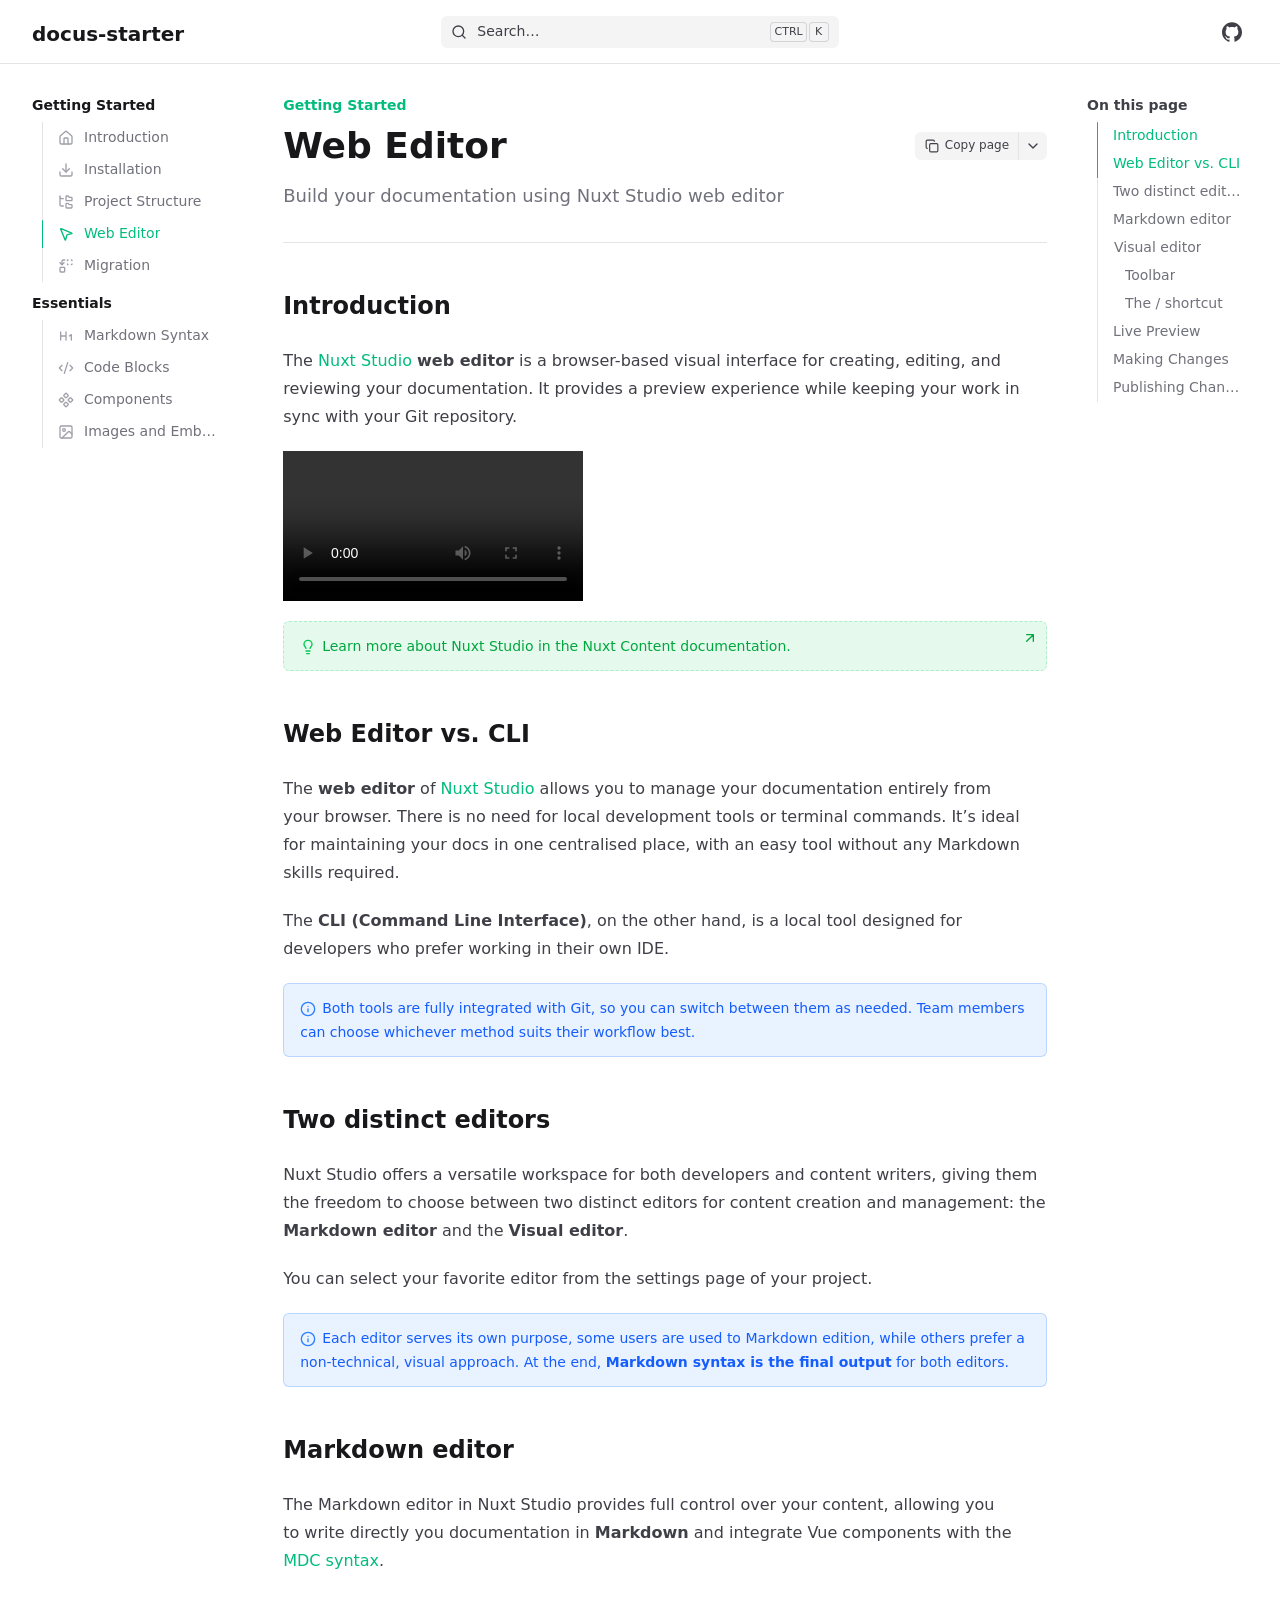
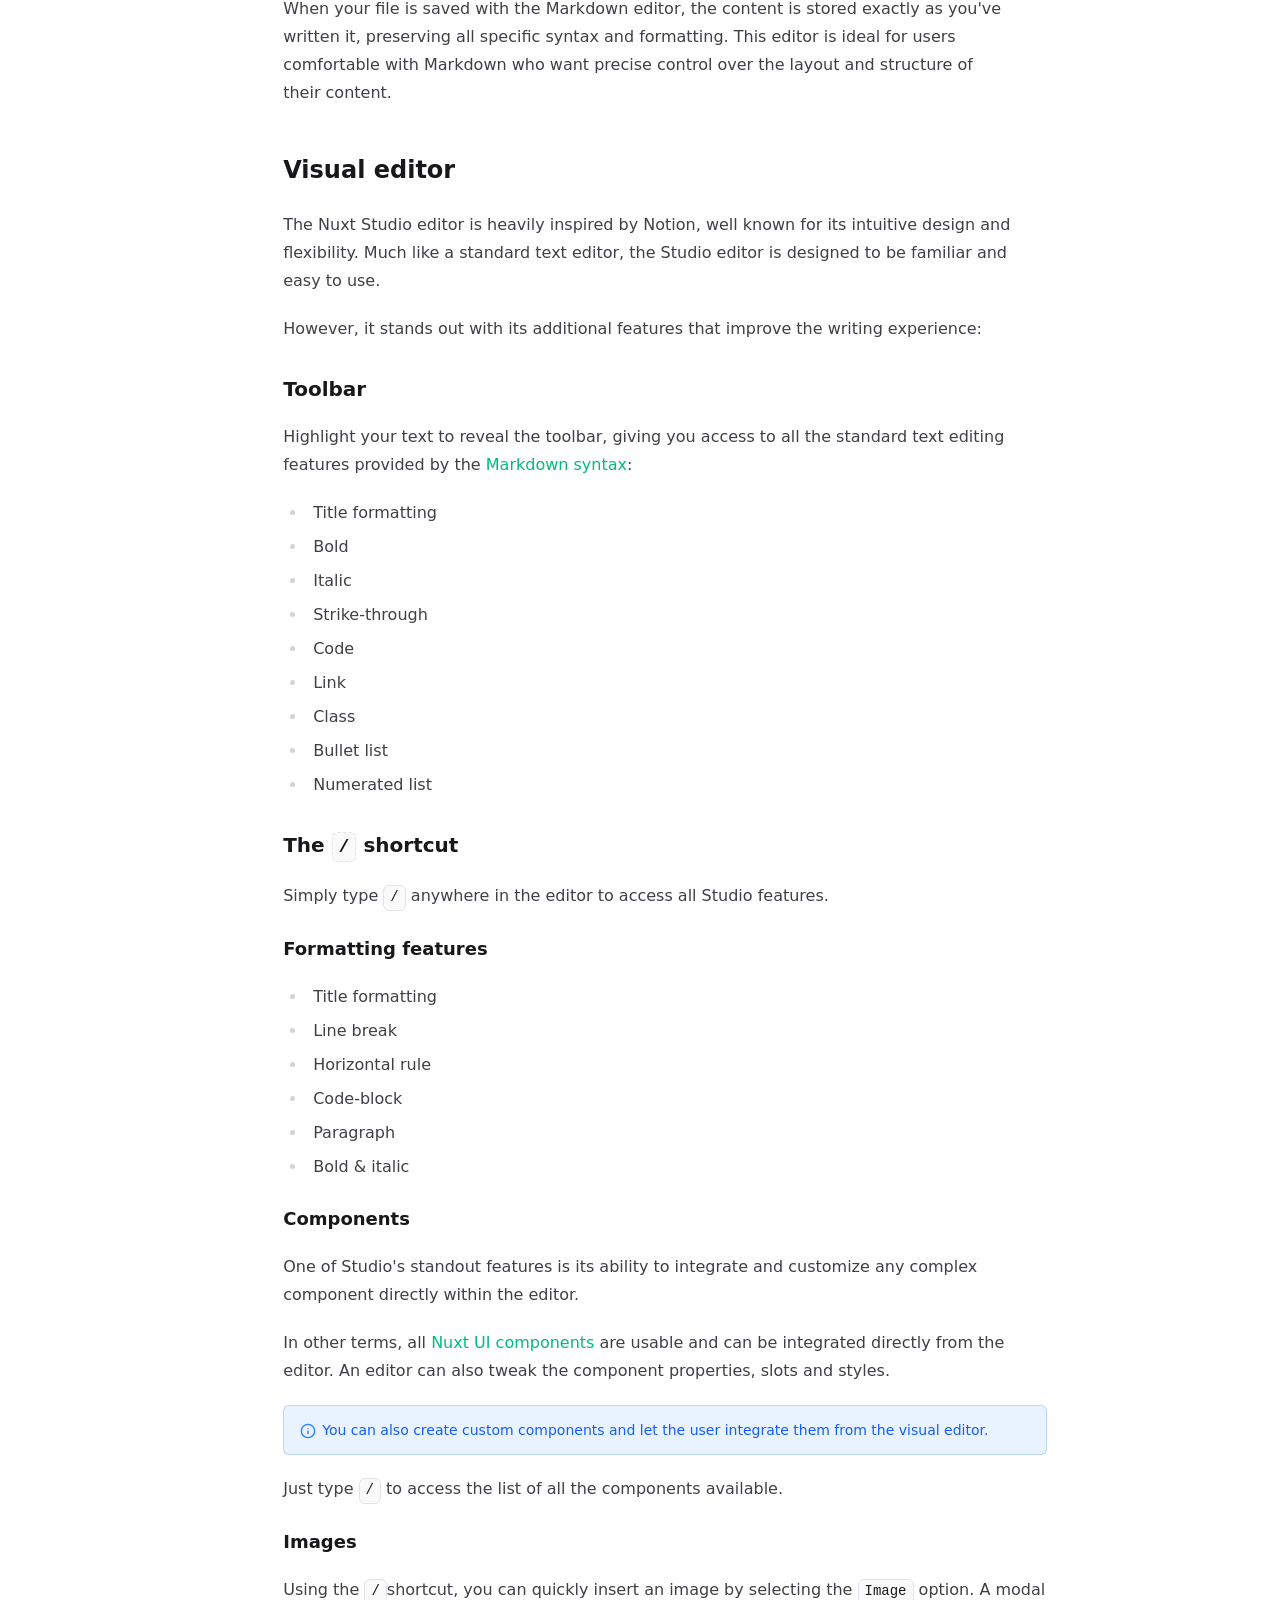
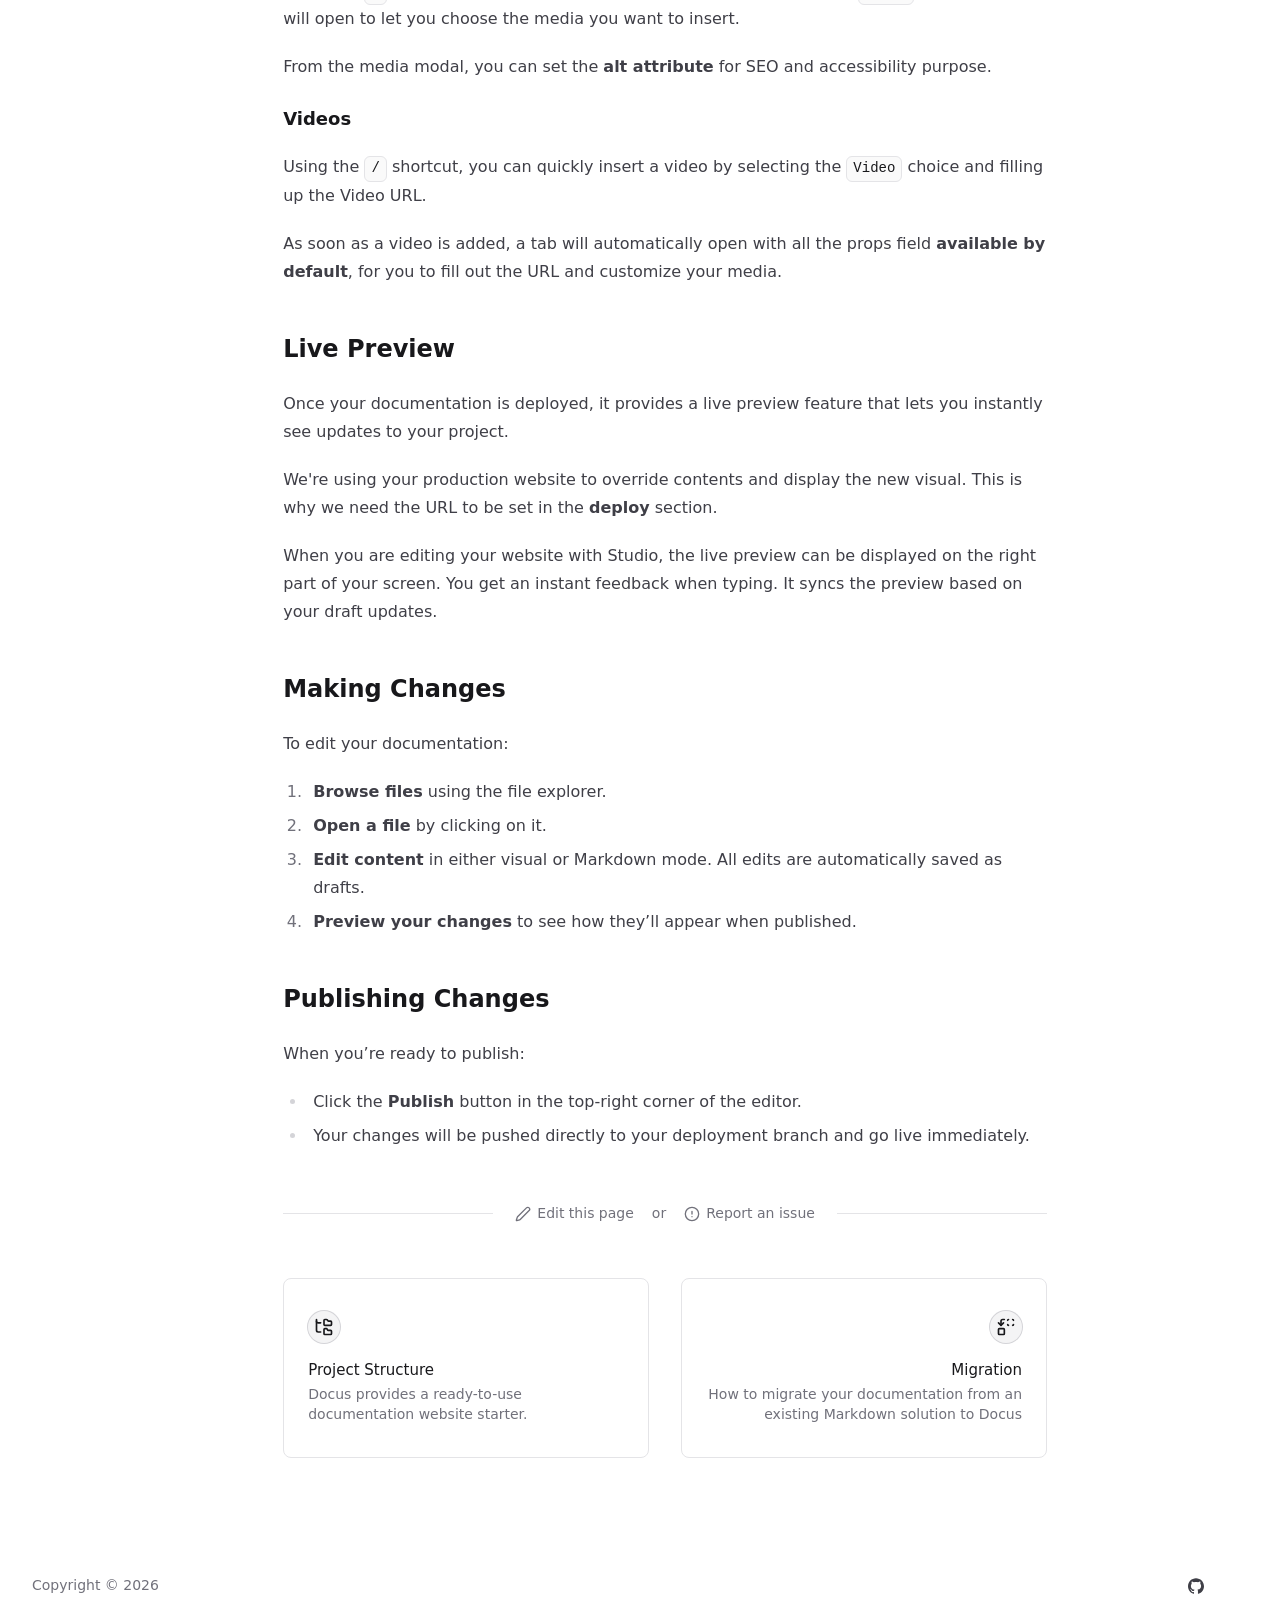
<file: getting-started/studio.html>
<!DOCTYPE html><html  lang="en" dir="ltr"><head><meta charset="utf-8"><meta name="viewport" content="width=device-width, initial-scale=1"><style id="nuxt-ui-colors">@layer base {
  :root {
  --ui-color-primary-50: var(--color-emerald-50, oklch(97.9% 0.021 166.113));
  --ui-color-primary-100: var(--color-emerald-100, oklch(95% 0.052 163.051));
  --ui-color-primary-200: var(--color-emerald-200, oklch(90.5% 0.093 164.15));
  --ui-color-primary-300: var(--color-emerald-300, oklch(84.5% 0.143 164.978));
  --ui-color-primary-400: var(--color-emerald-400, oklch(76.5% 0.177 163.223));
  --ui-color-primary-500: var(--color-emerald-500, oklch(69.6% 0.17 162.48));
  --ui-color-primary-600: var(--color-emerald-600, oklch(59.6% 0.145 163.225));
  --ui-color-primary-700: var(--color-emerald-700, oklch(50.8% 0.118 165.612));
  --ui-color-primary-800: var(--color-emerald-800, oklch(43.2% 0.095 166.913));
  --ui-color-primary-900: var(--color-emerald-900, oklch(37.8% 0.077 168.94));
  --ui-color-primary-950: var(--color-emerald-950, oklch(26.2% 0.051 172.552));
  --ui-color-secondary-50: var(--color-blue-50, oklch(97% 0.014 254.604));
  --ui-color-secondary-100: var(--color-blue-100, oklch(93.2% 0.032 255.585));
  --ui-color-secondary-200: var(--color-blue-200, oklch(88.2% 0.059 254.128));
  --ui-color-secondary-300: var(--color-blue-300, oklch(80.9% 0.105 251.813));
  --ui-color-secondary-400: var(--color-blue-400, oklch(70.7% 0.165 254.624));
  --ui-color-secondary-500: var(--color-blue-500, oklch(62.3% 0.214 259.815));
  --ui-color-secondary-600: var(--color-blue-600, oklch(54.6% 0.245 262.881));
  --ui-color-secondary-700: var(--color-blue-700, oklch(48.8% 0.243 264.376));
  --ui-color-secondary-800: var(--color-blue-800, oklch(42.4% 0.199 265.638));
  --ui-color-secondary-900: var(--color-blue-900, oklch(37.9% 0.146 265.522));
  --ui-color-secondary-950: var(--color-blue-950, oklch(28.2% 0.091 267.935));
  --ui-color-success-50: var(--color-green-50, oklch(98.2% 0.018 155.826));
  --ui-color-success-100: var(--color-green-100, oklch(96.2% 0.044 156.743));
  --ui-color-success-200: var(--color-green-200, oklch(92.5% 0.084 155.995));
  --ui-color-success-300: var(--color-green-300, oklch(87.1% 0.15 154.449));
  --ui-color-success-400: var(--color-green-400, oklch(79.2% 0.209 151.711));
  --ui-color-success-500: var(--color-green-500, oklch(72.3% 0.219 149.579));
  --ui-color-success-600: var(--color-green-600, oklch(62.7% 0.194 149.214));
  --ui-color-success-700: var(--color-green-700, oklch(52.7% 0.154 150.069));
  --ui-color-success-800: var(--color-green-800, oklch(44.8% 0.119 151.328));
  --ui-color-success-900: var(--color-green-900, oklch(39.3% 0.095 152.535));
  --ui-color-success-950: var(--color-green-950, oklch(26.6% 0.065 152.934));
  --ui-color-info-50: var(--color-blue-50, oklch(97% 0.014 254.604));
  --ui-color-info-100: var(--color-blue-100, oklch(93.2% 0.032 255.585));
  --ui-color-info-200: var(--color-blue-200, oklch(88.2% 0.059 254.128));
  --ui-color-info-300: var(--color-blue-300, oklch(80.9% 0.105 251.813));
  --ui-color-info-400: var(--color-blue-400, oklch(70.7% 0.165 254.624));
  --ui-color-info-500: var(--color-blue-500, oklch(62.3% 0.214 259.815));
  --ui-color-info-600: var(--color-blue-600, oklch(54.6% 0.245 262.881));
  --ui-color-info-700: var(--color-blue-700, oklch(48.8% 0.243 264.376));
  --ui-color-info-800: var(--color-blue-800, oklch(42.4% 0.199 265.638));
  --ui-color-info-900: var(--color-blue-900, oklch(37.9% 0.146 265.522));
  --ui-color-info-950: var(--color-blue-950, oklch(28.2% 0.091 267.935));
  --ui-color-warning-50: var(--color-yellow-50, oklch(98.7% 0.026 102.212));
  --ui-color-warning-100: var(--color-yellow-100, oklch(97.3% 0.071 103.193));
  --ui-color-warning-200: var(--color-yellow-200, oklch(94.5% 0.129 101.54));
  --ui-color-warning-300: var(--color-yellow-300, oklch(90.5% 0.182 98.111));
  --ui-color-warning-400: var(--color-yellow-400, oklch(85.2% 0.199 91.936));
  --ui-color-warning-500: var(--color-yellow-500, oklch(79.5% 0.184 86.047));
  --ui-color-warning-600: var(--color-yellow-600, oklch(68.1% 0.162 75.834));
  --ui-color-warning-700: var(--color-yellow-700, oklch(55.4% 0.135 66.442));
  --ui-color-warning-800: var(--color-yellow-800, oklch(47.6% 0.114 61.907));
  --ui-color-warning-900: var(--color-yellow-900, oklch(42.1% 0.095 57.708));
  --ui-color-warning-950: var(--color-yellow-950, oklch(28.6% 0.066 53.813));
  --ui-color-error-50: var(--color-red-50, oklch(97.1% 0.013 17.38));
  --ui-color-error-100: var(--color-red-100, oklch(93.6% 0.032 17.717));
  --ui-color-error-200: var(--color-red-200, oklch(88.5% 0.062 18.334));
  --ui-color-error-300: var(--color-red-300, oklch(80.8% 0.114 19.571));
  --ui-color-error-400: var(--color-red-400, oklch(70.4% 0.191 22.216));
  --ui-color-error-500: var(--color-red-500, oklch(63.7% 0.237 25.331));
  --ui-color-error-600: var(--color-red-600, oklch(57.7% 0.245 27.325));
  --ui-color-error-700: var(--color-red-700, oklch(50.5% 0.213 27.518));
  --ui-color-error-800: var(--color-red-800, oklch(44.4% 0.177 26.899));
  --ui-color-error-900: var(--color-red-900, oklch(39.6% 0.141 25.723));
  --ui-color-error-950: var(--color-red-950, oklch(25.8% 0.092 26.042));
  --ui-color-neutral-50: var(--color-zinc-50, oklch(98.5% 0 0));
  --ui-color-neutral-100: var(--color-zinc-100, oklch(96.7% 0.001 286.375));
  --ui-color-neutral-200: var(--color-zinc-200, oklch(92% 0.004 286.32));
  --ui-color-neutral-300: var(--color-zinc-300, oklch(87.1% 0.006 286.286));
  --ui-color-neutral-400: var(--color-zinc-400, oklch(70.5% 0.015 286.067));
  --ui-color-neutral-500: var(--color-zinc-500, oklch(55.2% 0.016 285.938));
  --ui-color-neutral-600: var(--color-zinc-600, oklch(44.2% 0.017 285.786));
  --ui-color-neutral-700: var(--color-zinc-700, oklch(37% 0.013 285.805));
  --ui-color-neutral-800: var(--color-zinc-800, oklch(27.4% 0.006 286.033));
  --ui-color-neutral-900: var(--color-zinc-900, oklch(21% 0.006 285.885));
  --ui-color-neutral-950: var(--color-zinc-950, oklch(14.1% 0.005 285.823));
  }
  :root, .light {
  --ui-primary: var(--ui-color-primary-500);
  --ui-secondary: var(--ui-color-secondary-500);
  --ui-success: var(--ui-color-success-500);
  --ui-info: var(--ui-color-info-500);
  --ui-warning: var(--ui-color-warning-500);
  --ui-error: var(--ui-color-error-500);
  }
  .dark {
  --ui-primary: var(--ui-color-primary-400);
  --ui-secondary: var(--ui-color-secondary-400);
  --ui-success: var(--ui-color-success-400);
  --ui-info: var(--ui-color-info-400);
  --ui-warning: var(--ui-color-warning-400);
  --ui-error: var(--ui-color-error-400);
  }
}</style><title>Web Editor - docus-starter</title><link rel="stylesheet" href="/_nuxt/entry.C1x1YM2v.css" crossorigin><style>@layer components {:where(.i-lucide\:alert-circle){display:inline-block;width:1em;height:1em;background-color:currentColor;-webkit-mask-image:var(--svg);mask-image:var(--svg);-webkit-mask-repeat:no-repeat;mask-repeat:no-repeat;-webkit-mask-size:100% 100%;mask-size:100% 100%;--svg:url("data:image/svg+xml,%3Csvg xmlns='http://www.w3.org/2000/svg' viewBox='0 0 24 24' width='24' height='24'%3E%3Cg fill='none' stroke='black' stroke-linecap='round' stroke-linejoin='round' stroke-width='2'%3E%3Ccircle cx='12' cy='12' r='10'/%3E%3Cpath d='M12 8v4m0 4h.01'/%3E%3C/g%3E%3C/svg%3E")}:where(.i-lucide\:arrow-up-right){display:inline-block;width:1em;height:1em;background-color:currentColor;-webkit-mask-image:var(--svg);mask-image:var(--svg);-webkit-mask-repeat:no-repeat;mask-repeat:no-repeat;-webkit-mask-size:100% 100%;mask-size:100% 100%;--svg:url("data:image/svg+xml,%3Csvg xmlns='http://www.w3.org/2000/svg' viewBox='0 0 24 24' width='24' height='24'%3E%3Cpath fill='none' stroke='black' stroke-linecap='round' stroke-linejoin='round' stroke-width='2' d='M7 7h10v10M7 17L17 7'/%3E%3C/svg%3E")}:where(.i-lucide\:chevron-down){display:inline-block;width:1em;height:1em;background-color:currentColor;-webkit-mask-image:var(--svg);mask-image:var(--svg);-webkit-mask-repeat:no-repeat;mask-repeat:no-repeat;-webkit-mask-size:100% 100%;mask-size:100% 100%;--svg:url("data:image/svg+xml,%3Csvg xmlns='http://www.w3.org/2000/svg' viewBox='0 0 24 24' width='24' height='24'%3E%3Cpath fill='none' stroke='black' stroke-linecap='round' stroke-linejoin='round' stroke-width='2' d='m6 9l6 6l6-6'/%3E%3C/svg%3E")}:where(.i-lucide\:code-xml){display:inline-block;width:1em;height:1em;background-color:currentColor;-webkit-mask-image:var(--svg);mask-image:var(--svg);-webkit-mask-repeat:no-repeat;mask-repeat:no-repeat;-webkit-mask-size:100% 100%;mask-size:100% 100%;--svg:url("data:image/svg+xml,%3Csvg xmlns='http://www.w3.org/2000/svg' viewBox='0 0 24 24' width='24' height='24'%3E%3Cpath fill='none' stroke='black' stroke-linecap='round' stroke-linejoin='round' stroke-width='2' d='m18 16l4-4l-4-4M6 8l-4 4l4 4m8.5-12l-5 16'/%3E%3C/svg%3E")}:where(.i-lucide\:component){display:inline-block;width:1em;height:1em;background-color:currentColor;-webkit-mask-image:var(--svg);mask-image:var(--svg);-webkit-mask-repeat:no-repeat;mask-repeat:no-repeat;-webkit-mask-size:100% 100%;mask-size:100% 100%;--svg:url("data:image/svg+xml,%3Csvg xmlns='http://www.w3.org/2000/svg' viewBox='0 0 24 24' width='24' height='24'%3E%3Cpath fill='none' stroke='black' stroke-linecap='round' stroke-linejoin='round' stroke-width='2' d='M15.536 11.293a1 1 0 0 0 0 1.414l2.376 2.377a1 1 0 0 0 1.414 0l2.377-2.377a1 1 0 0 0 0-1.414l-2.377-2.377a1 1 0 0 0-1.414 0zm-13.239 0a1 1 0 0 0 0 1.414l2.377 2.377a1 1 0 0 0 1.414 0l2.377-2.377a1 1 0 0 0 0-1.414L6.088 8.916a1 1 0 0 0-1.414 0zm6.619 6.619a1 1 0 0 0 0 1.415l2.377 2.376a1 1 0 0 0 1.414 0l2.377-2.376a1 1 0 0 0 0-1.415l-2.377-2.376a1 1 0 0 0-1.414 0zm0-13.238a1 1 0 0 0 0 1.414l2.377 2.376a1 1 0 0 0 1.414 0l2.377-2.376a1 1 0 0 0 0-1.414l-2.377-2.377a1 1 0 0 0-1.414 0z'/%3E%3C/svg%3E")}:where(.i-lucide\:copy){display:inline-block;width:1em;height:1em;background-color:currentColor;-webkit-mask-image:var(--svg);mask-image:var(--svg);-webkit-mask-repeat:no-repeat;mask-repeat:no-repeat;-webkit-mask-size:100% 100%;mask-size:100% 100%;--svg:url("data:image/svg+xml,%3Csvg xmlns='http://www.w3.org/2000/svg' viewBox='0 0 24 24' width='24' height='24'%3E%3Cg fill='none' stroke='black' stroke-linecap='round' stroke-linejoin='round' stroke-width='2'%3E%3Crect width='14' height='14' x='8' y='8' rx='2' ry='2'/%3E%3Cpath d='M4 16c-1.1 0-2-.9-2-2V4c0-1.1.9-2 2-2h10c1.1 0 2 .9 2 2'/%3E%3C/g%3E%3C/svg%3E")}:where(.i-lucide\:download){display:inline-block;width:1em;height:1em;background-color:currentColor;-webkit-mask-image:var(--svg);mask-image:var(--svg);-webkit-mask-repeat:no-repeat;mask-repeat:no-repeat;-webkit-mask-size:100% 100%;mask-size:100% 100%;--svg:url("data:image/svg+xml,%3Csvg xmlns='http://www.w3.org/2000/svg' viewBox='0 0 24 24' width='24' height='24'%3E%3Cg fill='none' stroke='black' stroke-linecap='round' stroke-linejoin='round' stroke-width='2'%3E%3Cpath d='M12 15V3m9 12v4a2 2 0 0 1-2 2H5a2 2 0 0 1-2-2v-4'/%3E%3Cpath d='m7 10l5 5l5-5'/%3E%3C/g%3E%3C/svg%3E")}:where(.i-lucide\:folder-tree){display:inline-block;width:1em;height:1em;background-color:currentColor;-webkit-mask-image:var(--svg);mask-image:var(--svg);-webkit-mask-repeat:no-repeat;mask-repeat:no-repeat;-webkit-mask-size:100% 100%;mask-size:100% 100%;--svg:url("data:image/svg+xml,%3Csvg xmlns='http://www.w3.org/2000/svg' viewBox='0 0 24 24' width='24' height='24'%3E%3Cg fill='none' stroke='black' stroke-linecap='round' stroke-linejoin='round' stroke-width='2'%3E%3Cpath d='M20 10a1 1 0 0 0 1-1V6a1 1 0 0 0-1-1h-2.5a1 1 0 0 1-.8-.4l-.9-1.2A1 1 0 0 0 15 3h-2a1 1 0 0 0-1 1v5a1 1 0 0 0 1 1Zm0 11a1 1 0 0 0 1-1v-3a1 1 0 0 0-1-1h-2.9a1 1 0 0 1-.88-.55l-.42-.85a1 1 0 0 0-.92-.6H13a1 1 0 0 0-1 1v5a1 1 0 0 0 1 1ZM3 5a2 2 0 0 0 2 2h3'/%3E%3Cpath d='M3 3v13a2 2 0 0 0 2 2h3'/%3E%3C/g%3E%3C/svg%3E")}:where(.i-lucide\:hash){display:inline-block;width:1em;height:1em;background-color:currentColor;-webkit-mask-image:var(--svg);mask-image:var(--svg);-webkit-mask-repeat:no-repeat;mask-repeat:no-repeat;-webkit-mask-size:100% 100%;mask-size:100% 100%;--svg:url("data:image/svg+xml,%3Csvg xmlns='http://www.w3.org/2000/svg' viewBox='0 0 24 24' width='24' height='24'%3E%3Cpath fill='none' stroke='black' stroke-linecap='round' stroke-linejoin='round' stroke-width='2' d='M4 9h16M4 15h16M10 3L8 21m8-18l-2 18'/%3E%3C/svg%3E")}:where(.i-lucide\:heading-1){display:inline-block;width:1em;height:1em;background-color:currentColor;-webkit-mask-image:var(--svg);mask-image:var(--svg);-webkit-mask-repeat:no-repeat;mask-repeat:no-repeat;-webkit-mask-size:100% 100%;mask-size:100% 100%;--svg:url("data:image/svg+xml,%3Csvg xmlns='http://www.w3.org/2000/svg' viewBox='0 0 24 24' width='24' height='24'%3E%3Cpath fill='none' stroke='black' stroke-linecap='round' stroke-linejoin='round' stroke-width='2' d='M4 12h8m-8 6V6m8 12V6m5 6l3-2v8'/%3E%3C/svg%3E")}:where(.i-lucide\:house){display:inline-block;width:1em;height:1em;background-color:currentColor;-webkit-mask-image:var(--svg);mask-image:var(--svg);-webkit-mask-repeat:no-repeat;mask-repeat:no-repeat;-webkit-mask-size:100% 100%;mask-size:100% 100%;--svg:url("data:image/svg+xml,%3Csvg xmlns='http://www.w3.org/2000/svg' viewBox='0 0 24 24' width='24' height='24'%3E%3Cg fill='none' stroke='black' stroke-linecap='round' stroke-linejoin='round' stroke-width='2'%3E%3Cpath d='M15 21v-8a1 1 0 0 0-1-1h-4a1 1 0 0 0-1 1v8'/%3E%3Cpath d='M3 10a2 2 0 0 1 .709-1.528l7-6a2 2 0 0 1 2.582 0l7 6A2 2 0 0 1 21 10v9a2 2 0 0 1-2 2H5a2 2 0 0 1-2-2z'/%3E%3C/g%3E%3C/svg%3E")}:where(.i-lucide\:image){display:inline-block;width:1em;height:1em;background-color:currentColor;-webkit-mask-image:var(--svg);mask-image:var(--svg);-webkit-mask-repeat:no-repeat;mask-repeat:no-repeat;-webkit-mask-size:100% 100%;mask-size:100% 100%;--svg:url("data:image/svg+xml,%3Csvg xmlns='http://www.w3.org/2000/svg' viewBox='0 0 24 24' width='24' height='24'%3E%3Cg fill='none' stroke='black' stroke-linecap='round' stroke-linejoin='round' stroke-width='2'%3E%3Crect width='18' height='18' x='3' y='3' rx='2' ry='2'/%3E%3Ccircle cx='9' cy='9' r='2'/%3E%3Cpath d='m21 15l-3.086-3.086a2 2 0 0 0-2.828 0L6 21'/%3E%3C/g%3E%3C/svg%3E")}:where(.i-lucide\:info){display:inline-block;width:1em;height:1em;background-color:currentColor;-webkit-mask-image:var(--svg);mask-image:var(--svg);-webkit-mask-repeat:no-repeat;mask-repeat:no-repeat;-webkit-mask-size:100% 100%;mask-size:100% 100%;--svg:url("data:image/svg+xml,%3Csvg xmlns='http://www.w3.org/2000/svg' viewBox='0 0 24 24' width='24' height='24'%3E%3Cg fill='none' stroke='black' stroke-linecap='round' stroke-linejoin='round' stroke-width='2'%3E%3Ccircle cx='12' cy='12' r='10'/%3E%3Cpath d='M12 16v-4m0-4h.01'/%3E%3C/g%3E%3C/svg%3E")}:where(.i-lucide\:lightbulb){display:inline-block;width:1em;height:1em;background-color:currentColor;-webkit-mask-image:var(--svg);mask-image:var(--svg);-webkit-mask-repeat:no-repeat;mask-repeat:no-repeat;-webkit-mask-size:100% 100%;mask-size:100% 100%;--svg:url("data:image/svg+xml,%3Csvg xmlns='http://www.w3.org/2000/svg' viewBox='0 0 24 24' width='24' height='24'%3E%3Cpath fill='none' stroke='black' stroke-linecap='round' stroke-linejoin='round' stroke-width='2' d='M15 14c.2-1 .7-1.7 1.5-2.5c1-.9 1.5-2.2 1.5-3.5A6 6 0 0 0 6 8c0 1 .2 2.2 1.5 3.5c.7.7 1.3 1.5 1.5 2.5m0 4h6m-5 4h4'/%3E%3C/svg%3E")}:where(.i-lucide\:mouse-pointer-2){display:inline-block;width:1em;height:1em;background-color:currentColor;-webkit-mask-image:var(--svg);mask-image:var(--svg);-webkit-mask-repeat:no-repeat;mask-repeat:no-repeat;-webkit-mask-size:100% 100%;mask-size:100% 100%;--svg:url("data:image/svg+xml,%3Csvg xmlns='http://www.w3.org/2000/svg' viewBox='0 0 24 24' width='24' height='24'%3E%3Cpath fill='none' stroke='black' stroke-linecap='round' stroke-linejoin='round' stroke-width='2' d='M4.037 4.688a.495.495 0 0 1 .651-.651l16 6.5a.5.5 0 0 1-.063.947l-6.124 1.58a2 2 0 0 0-1.438 1.435l-1.579 6.126a.5.5 0 0 1-.947.063z'/%3E%3C/svg%3E")}:where(.i-lucide\:pen){display:inline-block;width:1em;height:1em;background-color:currentColor;-webkit-mask-image:var(--svg);mask-image:var(--svg);-webkit-mask-repeat:no-repeat;mask-repeat:no-repeat;-webkit-mask-size:100% 100%;mask-size:100% 100%;--svg:url("data:image/svg+xml,%3Csvg xmlns='http://www.w3.org/2000/svg' viewBox='0 0 24 24' width='24' height='24'%3E%3Cpath fill='none' stroke='black' stroke-linecap='round' stroke-linejoin='round' stroke-width='2' d='M21.174 6.812a1 1 0 0 0-3.986-3.987L3.842 16.174a2 2 0 0 0-.5.83l-1.321 4.352a.5.5 0 0 0 .623.622l4.353-1.32a2 2 0 0 0 .83-.497z'/%3E%3C/svg%3E")}:where(.i-lucide\:replace){display:inline-block;width:1em;height:1em;background-color:currentColor;-webkit-mask-image:var(--svg);mask-image:var(--svg);-webkit-mask-repeat:no-repeat;mask-repeat:no-repeat;-webkit-mask-size:100% 100%;mask-size:100% 100%;--svg:url("data:image/svg+xml,%3Csvg xmlns='http://www.w3.org/2000/svg' viewBox='0 0 24 24' width='24' height='24'%3E%3Cg fill='none' stroke='black' stroke-linecap='round' stroke-linejoin='round' stroke-width='2'%3E%3Cpath d='M14 4a1 1 0 0 1 1-1m0 7a1 1 0 0 1-1-1m7-5a1 1 0 0 0-1-1m1 6a1 1 0 0 1-1 1M3 7l3 3l3-3'/%3E%3Cpath d='M6 10V5a2 2 0 0 1 2-2h2'/%3E%3Crect width='7' height='7' x='3' y='14' rx='1'/%3E%3C/g%3E%3C/svg%3E")}:where(.i-lucide\:search){display:inline-block;width:1em;height:1em;background-color:currentColor;-webkit-mask-image:var(--svg);mask-image:var(--svg);-webkit-mask-repeat:no-repeat;mask-repeat:no-repeat;-webkit-mask-size:100% 100%;mask-size:100% 100%;--svg:url("data:image/svg+xml,%3Csvg xmlns='http://www.w3.org/2000/svg' viewBox='0 0 24 24' width='24' height='24'%3E%3Cg fill='none' stroke='black' stroke-linecap='round' stroke-linejoin='round' stroke-width='2'%3E%3Cpath d='m21 21l-4.34-4.34'/%3E%3Ccircle cx='11' cy='11' r='8'/%3E%3C/g%3E%3C/svg%3E")}:where(.i-simple-icons\:github){display:inline-block;width:1em;height:1em;background-color:currentColor;-webkit-mask-image:var(--svg);mask-image:var(--svg);-webkit-mask-repeat:no-repeat;mask-repeat:no-repeat;-webkit-mask-size:100% 100%;mask-size:100% 100%;--svg:url("data:image/svg+xml,%3Csvg xmlns='http://www.w3.org/2000/svg' viewBox='0 0 24 24' width='24' height='24'%3E%3Cpath fill='black' d='M12 .297c-6.63 0-12 5.373-12 12c0 5.303 3.438 9.8 8.205 11.385c.6.113.82-.258.82-.577c0-.285-.01-1.04-.015-2.04c-3.338.724-4.042-1.61-4.042-1.61C4.422 18.07 3.633 17.7 3.633 17.7c-1.087-.744.084-.729.084-.729c1.205.084 1.838 1.236 1.838 1.236c1.07 1.835 2.809 1.305 3.495.998c.108-.776.417-1.305.76-1.605c-2.665-.3-5.466-1.332-5.466-5.93c0-1.31.465-2.38 1.235-3.22c-.135-.303-.54-1.523.105-3.176c0 0 1.005-.322 3.3 1.23c.96-.267 1.98-.399 3-.405c1.02.006 2.04.138 3 .405c2.28-1.552 3.285-1.23 3.285-1.23c.645 1.653.24 2.873.12 3.176c.765.84 1.23 1.91 1.23 3.22c0 4.61-2.805 5.625-5.475 5.92c.42.36.81 1.096.81 2.22c0 1.606-.015 2.896-.015 3.286c0 .315.21.69.825.57C20.565 22.092 24 17.592 24 12.297c0-6.627-5.373-12-12-12'/%3E%3C/svg%3E")}}</style><link rel="preload" as="fetch" crossorigin="anonymous" href="/getting-started/studio/_payload.json?acfdc149-55c9-40d0-8e88-8155cd105113"><link rel="modulepreload" as="script" crossorigin href="/_nuxt/BKq391Ct.js"><link rel="modulepreload" as="script" crossorigin href="/_nuxt/D9ZP_QAO.js"><link rel="modulepreload" as="script" crossorigin href="/_nuxt/Cg3qZu-f.js"><link rel="modulepreload" as="script" crossorigin href="/_nuxt/CjP1UmBn.js"><link rel="modulepreload" as="script" crossorigin href="/_nuxt/C7_io6cx.js"><link rel="modulepreload" as="script" crossorigin href="/_nuxt/DNbKBwLa.js"><link rel="modulepreload" as="script" crossorigin href="/_nuxt/BN_7HF1G.js"><link rel="modulepreload" as="script" crossorigin href="/_nuxt/CZyMkl2R.js"><link rel="modulepreload" as="script" crossorigin href="/_nuxt/ztuDAuIs.js"><link rel="modulepreload" as="script" crossorigin href="/_nuxt/B8STsLed.js"><link rel="modulepreload" as="script" crossorigin href="/_nuxt/B0pmQD8O.js"><link rel="modulepreload" as="script" crossorigin href="/_nuxt/CP8gxTSw.js"><link rel="modulepreload" as="script" crossorigin href="/_nuxt/BzB9lEJL.js"><link rel="modulepreload" as="script" crossorigin href="/_nuxt/DSoXN6c1.js"><link rel="modulepreload" as="script" crossorigin href="/_nuxt/Bzb0MaCo.js"><link rel="modulepreload" as="script" crossorigin href="/_nuxt/CrebF2rA.js"><link rel="modulepreload" as="script" crossorigin href="/_nuxt/SZoUtsTa.js"><link rel="modulepreload" as="script" crossorigin href="/_nuxt/wNjmdFjm.js"><link rel="modulepreload" as="script" crossorigin href="/_nuxt/DLSu3qRu.js"><link rel="modulepreload" as="script" crossorigin href="/_nuxt/DYg6eDtw.js"><link rel="modulepreload" as="script" crossorigin href="/_nuxt/CI5ZFFT1.js"><link rel="preload" as="fetch" fetchpriority="low" crossorigin="anonymous" href="/_nuxt/builds/meta/acfdc149-55c9-40d0-8e88-8155cd105113.json"><meta property="og:image" content="/__og-image__/static/getting-started/studio/og.png"><meta property="og:image:type" content="image/png"><meta name="twitter:card" content="summary_large_image"><meta name="twitter:image" content="/__og-image__/static/getting-started/studio/og.png"><meta name="twitter:image:src" content="/__og-image__/static/getting-started/studio/og.png"><meta property="og:image:width" content="1200"><meta name="twitter:image:width" content="1200"><meta property="og:image:height" content="600"><meta name="twitter:image:height" content="600"><meta name="robots" content="index, follow, max-image-preview:large, max-snippet:-1, max-video-preview:-1"><link rel="icon" href="/favicon.ico"><meta name="description" content="Build your documentation using Nuxt Studio web editor"><meta property="og:site_name" content="docus-starter"><meta property="og:title" content="Web Editor"><meta property="og:description" content="Build your documentation using Nuxt Studio web editor"><script type="module" src="/_nuxt/BKq391Ct.js" crossorigin></script><script>"use strict";(()=>{const t=window,e=document.documentElement,c=["dark","light"],n=getStorageValue("localStorage","nuxt-color-mode")||"system";let i=n==="system"?u():n;const r=e.getAttribute("data-color-mode-forced");r&&(i=r),l(i),t["__NUXT_COLOR_MODE__"]={preference:n,value:i,getColorScheme:u,addColorScheme:l,removeColorScheme:d};function l(o){const s=""+o+"",a="";e.classList?e.classList.add(s):e.className+=" "+s,a&&e.setAttribute("data-"+a,o)}function d(o){const s=""+o+"",a="";e.classList?e.classList.remove(s):e.className=e.className.replace(new RegExp(s,"g"),""),a&&e.removeAttribute("data-"+a)}function f(o){return t.matchMedia("(prefers-color-scheme"+o+")")}function u(){if(t.matchMedia&&f("").media!=="not all"){for(const o of c)if(f(":"+o).matches)return o}return"light"}})();function getStorageValue(t,e){switch(t){case"localStorage":return window.localStorage.getItem(e);case"sessionStorage":return window.sessionStorage.getItem(e);case"cookie":return getCookie(e);default:return null}}function getCookie(t){const c=("; "+window.document.cookie).split("; "+t+"=");if(c.length===2)return c.pop()?.split(";").shift()}</script></head><body><div id="__nuxt" class="isolate"><!--[--><!--[--><!--[--><!--[--><!--[--><div class="nuxt-loading-indicator" style="position:fixed;top:0;right:0;left:0;pointer-events:none;width:auto;height:3px;opacity:0;background:var(--ui-primary);background-size:0% auto;transform:scaleX(0%);transform-origin:left;transition:transform 0.1s, height 0.4s, opacity 0.4s;z-index:999999;"></div><!--[--><!----><!----><!----><header class="bg-default/75 backdrop-blur border-b border-default h-(--ui-header-height) sticky top-0 z-50"><!--[--><!--]--><div class="w-full max-w-(--ui-container) mx-auto px-4 sm:px-6 lg:px-8 flex items-center justify-between gap-3 h-full"><!--[--><div class="lg:flex-1 flex items-center gap-1.5"><!----><!--[--><a href="/" aria-label="docus-starter" class="focus-visible:outline-primary hover:text-default transition-colors shrink-0 font-bold text-xl text-highlighted flex items-end gap-1.5"><!--[--><!--[--><!--[--><span class="h-6 w-auto shrink-0">docus-starter</span><!--]--><!--]--><!--]--></a><!--]--></div><div class="hidden lg:flex flex-1"><!--[--><!--[--><!----><!--[--><!--[--><button type="button" class="rounded-md font-medium inline-flex items-center disabled:cursor-not-allowed aria-disabled:cursor-not-allowed disabled:opacity-75 aria-disabled:opacity-75 transition-colors px-2.5 py-1.5 text-sm gap-1.5 text-default bg-elevated hover:bg-accented/75 active:bg-accented/75 focus:outline-none focus-visible:bg-accented/75 disabled:bg-elevated aria-disabled:bg-elevated w-full"><!--[--><!--[--><span class="iconify i-lucide:search shrink-0 size-4 mr-1" aria-hidden="true" style=""></span><!--]--><!--[--><span class="truncate">Search…</span><!--]--><!--[--><div class="hidden lg:flex items-center gap-0.5 ms-auto"><!--[--><!--[--><kbd class="inline-flex items-center justify-center px-1 rounded-sm font-medium font-sans uppercase h-5 min-w-[20px] text-[11px] ring ring-inset ring-accented text-default bg-elevated"><!--[--> <!--]--></kbd><kbd class="inline-flex items-center justify-center px-1 rounded-sm font-medium font-sans uppercase h-5 min-w-[20px] text-[11px] ring ring-inset ring-accented text-default bg-elevated"><!--[-->k<!--]--></kbd><!--]--><!--]--></div><!--]--><!--]--></button><!--]--><!--]--><!--]--><!--]--></div><div class="flex items-center justify-end lg:flex-1 gap-1.5"><!--[--><div></div><!----><!--[--><!----><!--[--><!--[--><button type="button" aria-label="Search…" class="rounded-md font-medium inline-flex items-center disabled:cursor-not-allowed aria-disabled:cursor-not-allowed disabled:opacity-75 aria-disabled:opacity-75 transition-colors text-sm gap-1.5 text-default hover:bg-elevated active:bg-elevated focus:outline-none focus-visible:bg-elevated hover:disabled:bg-transparent dark:hover:disabled:bg-transparent hover:aria-disabled:bg-transparent dark:hover:aria-disabled:bg-transparent p-1.5 lg:hidden"><!--[--><!--[--><span class="iconify i-lucide:search shrink-0 size-5" aria-hidden="true" style=""></span><!--]--><!--[--><!----><!--]--><!--[--><!----><!--]--><!--]--></button><!--]--><!--]--><!--]--><!--[--><div class="h-8 w-8 animate-pulse bg-neutral-200 dark:bg-neutral-800 rounded-md"></div><!--]--><!--[--><!--[--><!--[--><a href="https://github.com/yourcpuisoverheating/radiocast-docs" rel="noopener noreferrer" target="_blank" aria-label="GitHub" class="rounded-md font-medium inline-flex items-center disabled:cursor-not-allowed aria-disabled:cursor-not-allowed disabled:opacity-75 aria-disabled:opacity-75 transition-colors text-sm gap-1.5 text-default hover:bg-elevated active:bg-elevated focus:outline-none focus-visible:bg-elevated hover:disabled:bg-transparent dark:hover:disabled:bg-transparent hover:aria-disabled:bg-transparent dark:hover:aria-disabled:bg-transparent p-1.5"><!--[--><!--[--><span class="iconify i-simple-icons:github shrink-0 size-5" aria-hidden="true" style=""></span><!--]--><!--[--><!----><!--]--><!--[--><!----><!--]--><!--]--></a><!--]--><!--]--><!--]--><!--]--><!--[--><!--[--><!--[--><button type="button" class="rounded-md font-medium inline-flex items-center disabled:cursor-not-allowed aria-disabled:cursor-not-allowed disabled:opacity-75 aria-disabled:opacity-75 transition-colors text-xs gap-1.5 text-default hover:bg-elevated active:bg-elevated focus:outline-none focus-visible:bg-elevated hover:disabled:bg-transparent dark:hover:disabled:bg-transparent hover:aria-disabled:bg-transparent dark:hover:aria-disabled:bg-transparent p-1.5 -me-1.5 lg:hidden"><!--[--><!--[--><!----><!--]--><!--[--><svg xmlns="http://www.w3.org/2000/svg" class="size-5" viewBox="0 0 24 24" fill="none" stroke="currentColor" stroke-width="2" stroke-linecap="round" stroke-linejoin="round"><line x1="4" y1="6" x2="20" y2="6" class="outline-none"></line><line x1="4" y1="12" x2="20" y2="12" class="outline-none"></line><line x1="4" y1="18" x2="20" y2="18" class="outline-none"></line></svg><!--]--><!--[--><!----><!--]--><!--]--></button><!--]--><!--]--><!--]--></div><!--]--></div><!--[--><!--]--></header><!--[--><!----><!--v-if--><!--]--><!--]--><div class="min-h-[calc(100vh-var(--ui-header-height))]"><!--[--><div class="w-full max-w-(--ui-container) mx-auto px-4 sm:px-6 lg:px-8"><!--[--><div class="flex flex-col lg:grid lg:grid-cols-10 lg:gap-10"><aside class="hidden overflow-y-auto lg:block lg:max-h-[calc(100vh-var(--ui-header-height))] lg:sticky lg:top-(--ui-header-height) py-8 lg:ps-4 lg:-ms-4 lg:pe-6.5 lg:col-span-2"><div class="relative"><!----><!--[--><div></div><!--[--><!----><nav><ul class="isolate -mx-2.5 -mt-1.5"><!--[--><!--[--><!--[--><li data-state="open" data-orientation="vertical" class="flex flex-col data-[state=open]:mb-1.5"><!--[--><!--[--><button type="button" aria-controls aria-expanded="true" data-state="open" id="reka-accordion-trigger-v-0-3-0" data-reka-collection-item data-orientation="vertical" class="group relative w-full px-2.5 py-1.5 before:inset-y-px before:inset-x-0 flex items-center gap-1.5 text-sm before:absolute before:z-[-1] before:rounded-md focus:outline-none focus-visible:outline-none focus-visible:before:ring-inset focus-visible:before:ring-2 focus-visible:before:ring-primary text-muted hover:text-highlighted data-[state=open]:text-highlighted transition-colors font-semibold focus-visible:ring-primary"><!--[--><!--[--><!--[--><!--[--><!----><!--]--><span class="truncate"><!--[-->Getting Started<!--]--><!----></span><span class="ms-auto gap-1.5 items-center hidden"><!--[--><!----><span class="iconify i-lucide:chevron-down size-5 transform transition-transform duration-200 shrink-0 group-data-[state=open]:rotate-180" aria-hidden="true" style=""></span><!--]--></span><!--]--><!--]--><!--]--></button><div role="region" aria-labelledby="reka-accordion-trigger-v-0-3-0" data-orientation="vertical" style="--reka-accordion-content-width:var(--reka-collapsible-content-width);--reka-accordion-content-height:var(--reka-collapsible-content-height);--reka-collapsible-content-height:0px;--reka-collapsible-content-width:0px;" class="data-[state=open]:animate-[accordion-down_200ms_ease-out] data-[state=closed]:animate-[accordion-up_200ms_ease-out] overflow-hidden focus:outline-none" id="reka-collapsible-content-v-0-3-1"><!--[--><!--[--><!--[--><!----><ul class="ms-5 border-s border-default"><!--[--><!--[--><!--[--><li class="ps-1.5 -ms-px"><!--[--><a href="/getting-started/introduction" class="group relative w-full px-2.5 py-1.5 before:inset-y-px before:inset-x-0 flex items-center gap-1.5 text-sm before:absolute before:z-[-1] before:rounded-md focus:outline-none focus-visible:outline-none focus-visible:before:ring-inset focus-visible:before:ring-2 focus-visible:before:ring-primary text-muted after:absolute after:-left-1.5 after:inset-y-0.5 after:block after:w-px after:rounded-full after:transition-colors hover:text-highlighted data-[state=open]:text-highlighted transition-colors"><!--[--><!--[--><!--[--><span class="iconify i-lucide:house shrink-0 size-4 mr-1 text-dimmed group-hover:text-default group-data-[state=open]:text-default transition-colors" aria-hidden="true" style=""></span><!--]--><span class="truncate"><!--[-->Introduction<!--]--><!----></span><!----><!--]--><!--]--></a><!--]--></li><!--]--><!--[--><li class="ps-1.5 -ms-px"><!--[--><a href="/getting-started/installation" class="group relative w-full px-2.5 py-1.5 before:inset-y-px before:inset-x-0 flex items-center gap-1.5 text-sm before:absolute before:z-[-1] before:rounded-md focus:outline-none focus-visible:outline-none focus-visible:before:ring-inset focus-visible:before:ring-2 focus-visible:before:ring-primary text-muted after:absolute after:-left-1.5 after:inset-y-0.5 after:block after:w-px after:rounded-full after:transition-colors hover:text-highlighted data-[state=open]:text-highlighted transition-colors"><!--[--><!--[--><!--[--><span class="iconify i-lucide:download shrink-0 size-4 mr-1 text-dimmed group-hover:text-default group-data-[state=open]:text-default transition-colors" aria-hidden="true" style=""></span><!--]--><span class="truncate"><!--[-->Installation<!--]--><!----></span><!----><!--]--><!--]--></a><!--]--></li><!--]--><!--[--><li class="ps-1.5 -ms-px"><!--[--><a href="/getting-started/project-structure" class="group relative w-full px-2.5 py-1.5 before:inset-y-px before:inset-x-0 flex items-center gap-1.5 text-sm before:absolute before:z-[-1] before:rounded-md focus:outline-none focus-visible:outline-none focus-visible:before:ring-inset focus-visible:before:ring-2 focus-visible:before:ring-primary text-muted after:absolute after:-left-1.5 after:inset-y-0.5 after:block after:w-px after:rounded-full after:transition-colors hover:text-highlighted data-[state=open]:text-highlighted transition-colors"><!--[--><!--[--><!--[--><span class="iconify i-lucide:folder-tree shrink-0 size-4 mr-1 text-dimmed group-hover:text-default group-data-[state=open]:text-default transition-colors" aria-hidden="true" style=""></span><!--]--><span class="truncate"><!--[-->Project Structure<!--]--><!----></span><!----><!--]--><!--]--></a><!--]--></li><!--]--><!--[--><li class="ps-1.5 -ms-px"><!--[--><a href="/getting-started/studio" class="group relative w-full px-2.5 py-1.5 before:inset-y-px before:inset-x-0 flex items-center gap-1.5 text-sm before:absolute before:z-[-1] before:rounded-md focus:outline-none focus-visible:outline-none focus-visible:before:ring-inset focus-visible:before:ring-2 focus-visible:before:ring-primary font-medium after:absolute after:-left-1.5 after:inset-y-0.5 after:block after:w-px after:rounded-full after:transition-colors text-primary after:bg-primary"><!--[--><!--[--><!--[--><span class="iconify i-lucide:mouse-pointer-2 shrink-0 size-4 mr-1 text-primary group-data-[state=open]:text-primary" aria-hidden="true" style=""></span><!--]--><span class="truncate"><!--[-->Web Editor<!--]--><!----></span><!----><!--]--><!--]--></a><!--]--></li><!--]--><!--[--><li class="ps-1.5 -ms-px"><!--[--><a href="/getting-started/migration" class="group relative w-full px-2.5 py-1.5 before:inset-y-px before:inset-x-0 flex items-center gap-1.5 text-sm before:absolute before:z-[-1] before:rounded-md focus:outline-none focus-visible:outline-none focus-visible:before:ring-inset focus-visible:before:ring-2 focus-visible:before:ring-primary text-muted after:absolute after:-left-1.5 after:inset-y-0.5 after:block after:w-px after:rounded-full after:transition-colors hover:text-highlighted data-[state=open]:text-highlighted transition-colors"><!--[--><!--[--><!--[--><span class="iconify i-lucide:replace shrink-0 size-4 mr-1 text-dimmed group-hover:text-default group-data-[state=open]:text-default transition-colors" aria-hidden="true" style=""></span><!--]--><span class="truncate"><!--[-->Migration<!--]--><!----></span><!----><!--]--><!--]--></a><!--]--></li><!--]--><!--]--><!--]--></ul><!--]--><!--]--><!--]--></div><!--]--><!--]--></li><!--]--><!--[--><li data-state="open" data-orientation="vertical" class="flex flex-col data-[state=open]:mb-1.5"><!--[--><!--[--><button type="button" aria-controls aria-expanded="true" data-state="open" id="reka-accordion-trigger-v-0-3-2" data-reka-collection-item data-orientation="vertical" class="group relative w-full px-2.5 py-1.5 before:inset-y-px before:inset-x-0 flex items-center gap-1.5 text-sm before:absolute before:z-[-1] before:rounded-md focus:outline-none focus-visible:outline-none focus-visible:before:ring-inset focus-visible:before:ring-2 focus-visible:before:ring-primary text-muted hover:text-highlighted data-[state=open]:text-highlighted transition-colors font-semibold focus-visible:ring-primary"><!--[--><!--[--><!--[--><!--[--><!----><!--]--><span class="truncate"><!--[-->Essentials<!--]--><!----></span><span class="ms-auto gap-1.5 items-center hidden"><!--[--><!----><span class="iconify i-lucide:chevron-down size-5 transform transition-transform duration-200 shrink-0 group-data-[state=open]:rotate-180" aria-hidden="true" style=""></span><!--]--></span><!--]--><!--]--><!--]--></button><div role="region" aria-labelledby="reka-accordion-trigger-v-0-3-2" data-orientation="vertical" style="--reka-accordion-content-width:var(--reka-collapsible-content-width);--reka-accordion-content-height:var(--reka-collapsible-content-height);--reka-collapsible-content-height:0px;--reka-collapsible-content-width:0px;" class="data-[state=open]:animate-[accordion-down_200ms_ease-out] data-[state=closed]:animate-[accordion-up_200ms_ease-out] overflow-hidden focus:outline-none" id="reka-collapsible-content-v-0-3-3"><!--[--><!--[--><!--[--><!----><ul class="ms-5 border-s border-default"><!--[--><!--[--><!--[--><li class="ps-1.5 -ms-px"><!--[--><a href="/essentials/markdown-syntax" class="group relative w-full px-2.5 py-1.5 before:inset-y-px before:inset-x-0 flex items-center gap-1.5 text-sm before:absolute before:z-[-1] before:rounded-md focus:outline-none focus-visible:outline-none focus-visible:before:ring-inset focus-visible:before:ring-2 focus-visible:before:ring-primary text-muted after:absolute after:-left-1.5 after:inset-y-0.5 after:block after:w-px after:rounded-full after:transition-colors hover:text-highlighted data-[state=open]:text-highlighted transition-colors"><!--[--><!--[--><!--[--><span class="iconify i-lucide:heading-1 shrink-0 size-4 mr-1 text-dimmed group-hover:text-default group-data-[state=open]:text-default transition-colors" aria-hidden="true" style=""></span><!--]--><span class="truncate"><!--[-->Markdown Syntax<!--]--><!----></span><!----><!--]--><!--]--></a><!--]--></li><!--]--><!--[--><li class="ps-1.5 -ms-px"><!--[--><a href="/essentials/code-blocks" class="group relative w-full px-2.5 py-1.5 before:inset-y-px before:inset-x-0 flex items-center gap-1.5 text-sm before:absolute before:z-[-1] before:rounded-md focus:outline-none focus-visible:outline-none focus-visible:before:ring-inset focus-visible:before:ring-2 focus-visible:before:ring-primary text-muted after:absolute after:-left-1.5 after:inset-y-0.5 after:block after:w-px after:rounded-full after:transition-colors hover:text-highlighted data-[state=open]:text-highlighted transition-colors"><!--[--><!--[--><!--[--><span class="iconify i-lucide:code-xml shrink-0 size-4 mr-1 text-dimmed group-hover:text-default group-data-[state=open]:text-default transition-colors" aria-hidden="true" style=""></span><!--]--><span class="truncate"><!--[-->Code Blocks<!--]--><!----></span><!----><!--]--><!--]--></a><!--]--></li><!--]--><!--[--><li class="ps-1.5 -ms-px"><!--[--><a href="/essentials/components" class="group relative w-full px-2.5 py-1.5 before:inset-y-px before:inset-x-0 flex items-center gap-1.5 text-sm before:absolute before:z-[-1] before:rounded-md focus:outline-none focus-visible:outline-none focus-visible:before:ring-inset focus-visible:before:ring-2 focus-visible:before:ring-primary text-muted after:absolute after:-left-1.5 after:inset-y-0.5 after:block after:w-px after:rounded-full after:transition-colors hover:text-highlighted data-[state=open]:text-highlighted transition-colors"><!--[--><!--[--><!--[--><span class="iconify i-lucide:component shrink-0 size-4 mr-1 text-dimmed group-hover:text-default group-data-[state=open]:text-default transition-colors" aria-hidden="true" style=""></span><!--]--><span class="truncate"><!--[-->Components<!--]--><!----></span><!----><!--]--><!--]--></a><!--]--></li><!--]--><!--[--><li class="ps-1.5 -ms-px"><!--[--><a href="/essentials/images-embeds" class="group relative w-full px-2.5 py-1.5 before:inset-y-px before:inset-x-0 flex items-center gap-1.5 text-sm before:absolute before:z-[-1] before:rounded-md focus:outline-none focus-visible:outline-none focus-visible:before:ring-inset focus-visible:before:ring-2 focus-visible:before:ring-primary text-muted after:absolute after:-left-1.5 after:inset-y-0.5 after:block after:w-px after:rounded-full after:transition-colors hover:text-highlighted data-[state=open]:text-highlighted transition-colors"><!--[--><!--[--><!--[--><span class="iconify i-lucide:image shrink-0 size-4 mr-1 text-dimmed group-hover:text-default group-data-[state=open]:text-default transition-colors" aria-hidden="true" style=""></span><!--]--><span class="truncate"><!--[-->Images and Embeds<!--]--><!----></span><!----><!--]--><!--]--></a><!--]--></li><!--]--><!--]--><!--]--></ul><!--]--><!--]--><!--]--></div><!--]--><!--]--></li><!--]--><!--]--><!--]--></ul></nav><!--]--><!--]--><!--[--><!--]--></div></aside><div class="lg:col-span-8"><!--[--><!--[--><div class="flex flex-col lg:grid lg:grid-cols-10 lg:gap-10"><!----><div class="lg:col-span-8"><!--[--><div class="relative border-b border-default py-8"><div class="mb-2.5 text-sm font-semibold text-primary flex items-center gap-1.5"><!--[-->Getting Started<!--]--></div><div class=""><div class="flex lg:flex-row lg:items-center lg:justify-between gap-4 flex-row items-center flex-wrap justify-between"><h1 class="text-3xl sm:text-4xl text-pretty font-bold text-highlighted"><!--[-->Web Editor<!--]--></h1><div class="flex flex-wrap items-center gap-1.5"><!--[--><!--[--><!--]--><div data-orientation="horizontal" class="relative inline-flex -space-x-px"><!--[--><!--[--><!--[--><button type="button" class="rounded-md font-medium inline-flex items-center disabled:cursor-not-allowed aria-disabled:cursor-not-allowed disabled:opacity-75 aria-disabled:opacity-75 transition-colors not-only:first:rounded-e-none not-only:last:rounded-s-none not-last:not-first:rounded-none focus-visible:z-[1] px-2.5 py-1.5 text-xs gap-1.5 text-default bg-elevated hover:bg-accented/75 active:bg-accented/75 focus:outline-none focus-visible:bg-accented/75 disabled:bg-elevated aria-disabled:bg-elevated"><!--[--><!--[--><span class="iconify i-lucide:copy shrink-0 text-neutral size-3.5" aria-hidden="true" style=""></span><!--]--><!--[--><span class="truncate">Copy page</span><!--]--><!--[--><!----><!--]--><!--]--></button><!--]--><!--]--><!--[--><!--[--><!--[--><!--[--><!--[--><button type="button" id="reka-dropdown-menu-trigger-v-0-3-11-0" aria-haspopup="menu" aria-expanded="false" data-state="closed" class="rounded-md font-medium inline-flex items-center disabled:cursor-not-allowed aria-disabled:cursor-not-allowed disabled:opacity-75 aria-disabled:opacity-75 transition-colors not-only:first:rounded-e-none not-only:last:rounded-s-none not-last:not-first:rounded-none focus-visible:z-[1] text-xs gap-1.5 text-default bg-elevated hover:bg-accented/75 active:bg-accented/75 focus:outline-none focus-visible:bg-accented/75 disabled:bg-elevated aria-disabled:bg-elevated p-1.5 border-l border-muted"><!--[--><!--[--><span class="iconify i-lucide:chevron-down shrink-0 size-4" aria-hidden="true" style=""></span><!--]--><!--[--><!----><!--]--><!--[--><!----><!--]--><!--]--></button><!--]--><!--]--><!--[--><!----><!--v-if--><!--]--><!--]--><!--]--><!--]--><!--]--></div><!--]--></div></div><div class="text-lg text-pretty text-muted mt-4"><!--[-->Build your documentation using Nuxt Studio web editor<!--]--></div><!--[--><!--]--></div></div><div class="mt-8 pb-24 space-y-12"><!--[--><div><h2 id="introduction" class="relative text-2xl text-highlighted font-bold mt-12 mb-6 scroll-mt-[calc(48px+45px+var(--ui-header-height))] lg:scroll-mt-[calc(48px+var(--ui-header-height))] [&amp;&gt;a]:focus-visible:outline-primary [&amp;&gt;a&gt;code]:border-dashed hover:[&amp;&gt;a&gt;code]:border-primary hover:[&amp;&gt;a&gt;code]:text-primary [&amp;&gt;a&gt;code]:text-xl/7 [&amp;&gt;a&gt;code]:font-bold [&amp;&gt;a&gt;code]:transition-colors"><a href="#introduction" class="group lg:ps-2 lg:-ms-2"><span class="absolute -ms-8 top-1 opacity-0 group-hover:opacity-100 group-focus:opacity-100 p-1 bg-elevated hover:text-primary rounded-md hidden lg:flex text-muted transition"><span class="iconify i-lucide:hash size-4 shrink-0" aria-hidden="true" style=""></span></span><!--[--><strong><!--[-->Introduction<!--]--></strong><!--]--></a></h2><p class="my-5 leading-7 text-pretty"><!--[-->The <!--[--><a href="https://nuxt.studio" rel="nofollow" class="text-primary border-b border-transparent hover:border-primary font-medium focus-visible:outline-primary [&amp;&gt;code]:border-dashed hover:[&amp;&gt;code]:border-primary hover:[&amp;&gt;code]:text-primary transition-colors [&amp;&gt;code]:transition-colors"><!--[--><!--[--><!--[-->Nuxt Studio<!--]--><!--]--><!--]--></a><!--]--> <strong><!--[-->web editor<!--]--></strong> is a browser-based visual interface for creating, editing, and reviewing your documentation. It provides a preview experience while keeping your work in sync with your Git repository.<!--]--></p><video controls loop src="https://res.cloudinary.com/nuxt/video/upload/v1747230893/studio/wzt9zfmdvk7hgmdx3cnt.mp4"></video><div class="group relative block px-4 py-3 rounded-md text-sm/6 my-5 last:mb-0 [&amp;_code]:text-xs/5 [&amp;_code]:bg-default [&amp;_pre]:bg-default [&amp;&gt;div]:my-2.5 [&amp;_ul]:my-2.5 [&amp;_ol]:my-2.5 [&amp;&gt;*]:last:!mb-0 [&amp;_ul]:ps-4.5 [&amp;_ol]:ps-4.5 [&amp;_li]:my-0 transition-colors border border-success/25 bg-success/10 text-success-600 dark:text-success-300 [&amp;_a]:text-success [&amp;_a]:hover:border-success [&amp;_code]:text-success-600 dark:[&amp;_code]:text-success-300 [&amp;_code]:border-success/25 [&amp;_a]:hover:[&amp;&gt;code]:border-success [&amp;_a]:hover:[&amp;&gt;code]:text-success [&amp;&gt;ul]:marker:text-success/50 border-dashed hover:border-success"><!--[--><a href="https://content.nuxt.com/studio" tabindex="-1" rel="noopener noreferrer" target="_blank" class="focus:outline-none"><!--[--><!--[--><span class="absolute inset-0" aria-hidden="true"></span><!--]--><!--]--></a><!--]--><span class="iconify i-lucide:lightbulb size-4 shrink-0 align-sub me-1.5 transition-colors text-success" aria-hidden="true" style=""></span><span class="iconify i-lucide:arrow-up-right size-4 align-top absolute right-2 top-2 pointer-events-none transition-colors text-success-600 dark:text-success-300 group-hover:text-success" aria-hidden="true" style=""></span><!--[--><!--[-->Learn more about Nuxt Studio in the Nuxt Content documentation.<!--]--><!--]--></div><h2 id="web-editor-vs-cli" class="relative text-2xl text-highlighted font-bold mt-12 mb-6 scroll-mt-[calc(48px+45px+var(--ui-header-height))] lg:scroll-mt-[calc(48px+var(--ui-header-height))] [&amp;&gt;a]:focus-visible:outline-primary [&amp;&gt;a&gt;code]:border-dashed hover:[&amp;&gt;a&gt;code]:border-primary hover:[&amp;&gt;a&gt;code]:text-primary [&amp;&gt;a&gt;code]:text-xl/7 [&amp;&gt;a&gt;code]:font-bold [&amp;&gt;a&gt;code]:transition-colors"><a href="#web-editor-vs-cli" class="group lg:ps-2 lg:-ms-2"><span class="absolute -ms-8 top-1 opacity-0 group-hover:opacity-100 group-focus:opacity-100 p-1 bg-elevated hover:text-primary rounded-md hidden lg:flex text-muted transition"><span class="iconify i-lucide:hash size-4 shrink-0" aria-hidden="true" style=""></span></span><!--[--><strong><!--[-->Web Editor vs. CLI<!--]--></strong><!--]--></a></h2><p class="my-5 leading-7 text-pretty"><!--[-->The <strong><!--[-->web editor<!--]--></strong> of <!--[--><a href="https://nuxt.studio" rel="nofollow" class="text-primary border-b border-transparent hover:border-primary font-medium focus-visible:outline-primary [&amp;&gt;code]:border-dashed hover:[&amp;&gt;code]:border-primary hover:[&amp;&gt;code]:text-primary transition-colors [&amp;&gt;code]:transition-colors"><!--[--><!--[--><!--[-->Nuxt Studio<!--]--><!--]--><!--]--></a><!--]--> allows you to manage your documentation entirely from your browser. There is no need for local development tools or terminal commands. It’s ideal for maintaining your docs in one centralised place, with an easy tool without any Markdown skills required.<!--]--></p><p class="my-5 leading-7 text-pretty"><!--[-->The <strong><!--[-->CLI (Command Line Interface)<!--]--></strong>, on the other hand, is a local tool designed for developers who prefer working in their own IDE.<!--]--></p><div class="group relative block px-4 py-3 rounded-md text-sm/6 my-5 last:mb-0 [&amp;_code]:text-xs/5 [&amp;_code]:bg-default [&amp;_pre]:bg-default [&amp;&gt;div]:my-2.5 [&amp;_ul]:my-2.5 [&amp;_ol]:my-2.5 [&amp;&gt;*]:last:!mb-0 [&amp;_ul]:ps-4.5 [&amp;_ol]:ps-4.5 [&amp;_li]:my-0 transition-colors border border-info/25 bg-info/10 text-info-600 dark:text-info-300 [&amp;_a]:text-info [&amp;_a]:hover:border-info [&amp;_code]:text-info-600 dark:[&amp;_code]:text-info-300 [&amp;_code]:border-info/25 [&amp;_a]:hover:[&amp;&gt;code]:border-info [&amp;_a]:hover:[&amp;&gt;code]:text-info [&amp;&gt;ul]:marker:text-info/50"><!----><span class="iconify i-lucide:info size-4 shrink-0 align-sub me-1.5 transition-colors text-info" aria-hidden="true" style=""></span><!----><!--[--><!--[-->Both tools are fully integrated with Git, so you can switch between them as needed. Team members can choose whichever method suits their workflow best.<!--]--><!--]--></div><h2 id="two-distinct-editors" class="relative text-2xl text-highlighted font-bold mt-12 mb-6 scroll-mt-[calc(48px+45px+var(--ui-header-height))] lg:scroll-mt-[calc(48px+var(--ui-header-height))] [&amp;&gt;a]:focus-visible:outline-primary [&amp;&gt;a&gt;code]:border-dashed hover:[&amp;&gt;a&gt;code]:border-primary hover:[&amp;&gt;a&gt;code]:text-primary [&amp;&gt;a&gt;code]:text-xl/7 [&amp;&gt;a&gt;code]:font-bold [&amp;&gt;a&gt;code]:transition-colors"><a href="#two-distinct-editors" class="group lg:ps-2 lg:-ms-2"><span class="absolute -ms-8 top-1 opacity-0 group-hover:opacity-100 group-focus:opacity-100 p-1 bg-elevated hover:text-primary rounded-md hidden lg:flex text-muted transition"><span class="iconify i-lucide:hash size-4 shrink-0" aria-hidden="true" style=""></span></span><!--[--><strong><!--[-->Two distinct editors<!--]--></strong><!--]--></a></h2><p class="my-5 leading-7 text-pretty"><!--[-->Nuxt Studio offers a versatile workspace for both developers and content writers, giving them the freedom to choose between two distinct editors for content creation and management: the <strong><!--[-->Markdown editor<!--]--></strong> and the <strong><!--[-->Visual editor<!--]--></strong>.<!--]--></p><p class="my-5 leading-7 text-pretty"><!--[-->You can select your favorite editor from the settings page of your project.<!--]--></p><div class="group relative block px-4 py-3 rounded-md text-sm/6 my-5 last:mb-0 [&amp;_code]:text-xs/5 [&amp;_code]:bg-default [&amp;_pre]:bg-default [&amp;&gt;div]:my-2.5 [&amp;_ul]:my-2.5 [&amp;_ol]:my-2.5 [&amp;&gt;*]:last:!mb-0 [&amp;_ul]:ps-4.5 [&amp;_ol]:ps-4.5 [&amp;_li]:my-0 transition-colors border border-info/25 bg-info/10 text-info-600 dark:text-info-300 [&amp;_a]:text-info [&amp;_a]:hover:border-info [&amp;_code]:text-info-600 dark:[&amp;_code]:text-info-300 [&amp;_code]:border-info/25 [&amp;_a]:hover:[&amp;&gt;code]:border-info [&amp;_a]:hover:[&amp;&gt;code]:text-info [&amp;&gt;ul]:marker:text-info/50"><!----><span class="iconify i-lucide:info size-4 shrink-0 align-sub me-1.5 transition-colors text-info" aria-hidden="true" style=""></span><!----><!--[--><!--[-->Each editor serves its own purpose, some users are used to Markdown edition, while others prefer a non-technical, visual approach. At the end, <strong><!--[-->Markdown syntax is the final output<!--]--></strong> for both editors.<!--]--><!--]--></div><h2 id="markdown-editor" class="relative text-2xl text-highlighted font-bold mt-12 mb-6 scroll-mt-[calc(48px+45px+var(--ui-header-height))] lg:scroll-mt-[calc(48px+var(--ui-header-height))] [&amp;&gt;a]:focus-visible:outline-primary [&amp;&gt;a&gt;code]:border-dashed hover:[&amp;&gt;a&gt;code]:border-primary hover:[&amp;&gt;a&gt;code]:text-primary [&amp;&gt;a&gt;code]:text-xl/7 [&amp;&gt;a&gt;code]:font-bold [&amp;&gt;a&gt;code]:transition-colors"><a href="#markdown-editor" class="group lg:ps-2 lg:-ms-2"><span class="absolute -ms-8 top-1 opacity-0 group-hover:opacity-100 group-focus:opacity-100 p-1 bg-elevated hover:text-primary rounded-md hidden lg:flex text-muted transition"><span class="iconify i-lucide:hash size-4 shrink-0" aria-hidden="true" style=""></span></span><!--[--><strong><!--[-->Markdown editor<!--]--></strong><!--]--></a></h2><p class="my-5 leading-7 text-pretty"><!--[-->The Markdown editor in Nuxt Studio provides full control over your content, allowing you to write directly you documentation in <strong><!--[-->Markdown<!--]--></strong> and integrate Vue components with the <!--[--><a href="https://content.nuxt.com/docs/files/markdown#mdc-syntax" rel="nofollow" class="text-primary border-b border-transparent hover:border-primary font-medium focus-visible:outline-primary [&amp;&gt;code]:border-dashed hover:[&amp;&gt;code]:border-primary hover:[&amp;&gt;code]:text-primary transition-colors [&amp;&gt;code]:transition-colors"><!--[--><!--[--><!--[-->MDC syntax<!--]--><!--]--><!--]--></a><!--]-->.<!--]--></p><p class="my-5 leading-7 text-pretty"><!--[-->When your file is saved with the Markdown editor, the content is stored exactly as you&#39;ve written it, preserving all specific syntax and formatting. This editor is ideal for users comfortable with Markdown who want precise control over the layout and structure of their content.<!--]--></p><h2 id="visual-editor" class="relative text-2xl text-highlighted font-bold mt-12 mb-6 scroll-mt-[calc(48px+45px+var(--ui-header-height))] lg:scroll-mt-[calc(48px+var(--ui-header-height))] [&amp;&gt;a]:focus-visible:outline-primary [&amp;&gt;a&gt;code]:border-dashed hover:[&amp;&gt;a&gt;code]:border-primary hover:[&amp;&gt;a&gt;code]:text-primary [&amp;&gt;a&gt;code]:text-xl/7 [&amp;&gt;a&gt;code]:font-bold [&amp;&gt;a&gt;code]:transition-colors"><a href="#visual-editor" class="group lg:ps-2 lg:-ms-2"><span class="absolute -ms-8 top-1 opacity-0 group-hover:opacity-100 group-focus:opacity-100 p-1 bg-elevated hover:text-primary rounded-md hidden lg:flex text-muted transition"><span class="iconify i-lucide:hash size-4 shrink-0" aria-hidden="true" style=""></span></span><!--[--><strong><!--[-->Visual editor<!--]--></strong><!--]--></a></h2><p class="my-5 leading-7 text-pretty"><!--[-->The Nuxt Studio editor is heavily inspired by Notion, well known for its intuitive design and flexibility. Much like a standard text editor, the Studio editor is designed to be familiar and easy to use.<!--]--></p><p class="my-5 leading-7 text-pretty"><!--[-->However, it stands out with its additional features that improve the writing experience:<!--]--></p><h3 id="toolbar" class="relative text-xl text-highlighted font-bold mt-8 mb-3 scroll-mt-[calc(32px+45px+var(--ui-header-height))] lg:scroll-mt-[calc(32px+var(--ui-header-height))] [&amp;&gt;a]:focus-visible:outline-primary [&amp;&gt;a&gt;code]:border-dashed hover:[&amp;&gt;a&gt;code]:border-primary hover:[&amp;&gt;a&gt;code]:text-primary [&amp;&gt;a&gt;code]:text-lg/6 [&amp;&gt;a&gt;code]:font-bold [&amp;&gt;a&gt;code]:transition-colors"><a href="#toolbar" class="group lg:ps-2 lg:-ms-2"><span class="absolute -ms-8 top-0.5 opacity-0 group-hover:opacity-100 group-focus:opacity-100 p-1 bg-elevated hover:text-primary rounded-md hidden lg:flex text-muted transition"><span class="iconify i-lucide:hash size-4 shrink-0" aria-hidden="true" style=""></span></span><!--[--><strong><!--[-->Toolbar<!--]--></strong><!--]--></a></h3><p class="my-5 leading-7 text-pretty"><!--[-->Highlight your text to reveal the toolbar, giving you access to all the standard text editing features provided by the <a href="/essentials/markdown-syntax" class="text-primary border-b border-transparent hover:border-primary font-medium focus-visible:outline-primary [&amp;&gt;code]:border-dashed hover:[&amp;&gt;code]:border-primary hover:[&amp;&gt;code]:text-primary transition-colors [&amp;&gt;code]:transition-colors"><!--[--><!--[--><!--[-->Markdown syntax<!--]--><!--]--><!--]--></a>:<!--]--></p><ul class="list-disc ps-6 my-5 marker:text-(--ui-border-accented)"><!--[--><li class="my-1.5 ps-1.5 leading-7 [&amp;&gt;ul]:my-0"><!--[-->Title formatting<!--]--></li><li class="my-1.5 ps-1.5 leading-7 [&amp;&gt;ul]:my-0"><!--[-->Bold<!--]--></li><li class="my-1.5 ps-1.5 leading-7 [&amp;&gt;ul]:my-0"><!--[-->Italic<!--]--></li><li class="my-1.5 ps-1.5 leading-7 [&amp;&gt;ul]:my-0"><!--[-->Strike-through<!--]--></li><li class="my-1.5 ps-1.5 leading-7 [&amp;&gt;ul]:my-0"><!--[-->Code<!--]--></li><li class="my-1.5 ps-1.5 leading-7 [&amp;&gt;ul]:my-0"><!--[-->Link<!--]--></li><li class="my-1.5 ps-1.5 leading-7 [&amp;&gt;ul]:my-0"><!--[-->Class<!--]--></li><li class="my-1.5 ps-1.5 leading-7 [&amp;&gt;ul]:my-0"><!--[-->Bullet list<!--]--></li><li class="my-1.5 ps-1.5 leading-7 [&amp;&gt;ul]:my-0"><!--[-->Numerated list<!--]--></li><!--]--></ul><h3 id="the-shortcut" class="relative text-xl text-highlighted font-bold mt-8 mb-3 scroll-mt-[calc(32px+45px+var(--ui-header-height))] lg:scroll-mt-[calc(32px+var(--ui-header-height))] [&amp;&gt;a]:focus-visible:outline-primary [&amp;&gt;a&gt;code]:border-dashed hover:[&amp;&gt;a&gt;code]:border-primary hover:[&amp;&gt;a&gt;code]:text-primary [&amp;&gt;a&gt;code]:text-lg/6 [&amp;&gt;a&gt;code]:font-bold [&amp;&gt;a&gt;code]:transition-colors"><a href="#the-shortcut" class="group lg:ps-2 lg:-ms-2"><span class="absolute -ms-8 top-0.5 opacity-0 group-hover:opacity-100 group-focus:opacity-100 p-1 bg-elevated hover:text-primary rounded-md hidden lg:flex text-muted transition"><span class="iconify i-lucide:hash size-4 shrink-0" aria-hidden="true" style=""></span></span><!--[--><strong><!--[-->The<!--]--></strong> <code class="px-1.5 py-0.5 text-sm font-mono font-medium rounded-md inline-block border border-muted text-highlighted bg-muted"><!--[-->/<!--]--></code> <strong><!--[-->shortcut<!--]--></strong><!--]--></a></h3><p class="my-5 leading-7 text-pretty"><!--[-->Simply type <code class="px-1.5 py-0.5 text-sm font-mono font-medium rounded-md inline-block border border-muted text-highlighted bg-muted"><!--[-->/<!--]--></code> anywhere in the editor to access all Studio features.<!--]--></p><h4 id="formatting-features" class="text-lg text-highlighted font-bold mt-6 mb-2 scroll-mt-[calc(24px+45px+var(--ui-header-height))] lg:scroll-mt-[calc(24px+var(--ui-header-height))] [&amp;&gt;a]:focus-visible:outline-primary"><a href="#formatting-features" class=""><!--[--><strong><!--[-->Formatting features<!--]--></strong><!--]--></a></h4><ul class="list-disc ps-6 my-5 marker:text-(--ui-border-accented)"><!--[--><li class="my-1.5 ps-1.5 leading-7 [&amp;&gt;ul]:my-0"><!--[-->Title formatting<!--]--></li><li class="my-1.5 ps-1.5 leading-7 [&amp;&gt;ul]:my-0"><!--[-->Line break<!--]--></li><li class="my-1.5 ps-1.5 leading-7 [&amp;&gt;ul]:my-0"><!--[-->Horizontal rule<!--]--></li><li class="my-1.5 ps-1.5 leading-7 [&amp;&gt;ul]:my-0"><!--[-->Code-block<!--]--></li><li class="my-1.5 ps-1.5 leading-7 [&amp;&gt;ul]:my-0"><!--[-->Paragraph<!--]--></li><li class="my-1.5 ps-1.5 leading-7 [&amp;&gt;ul]:my-0"><!--[-->Bold &amp; italic<!--]--></li><!--]--></ul><h4 id="components" class="text-lg text-highlighted font-bold mt-6 mb-2 scroll-mt-[calc(24px+45px+var(--ui-header-height))] lg:scroll-mt-[calc(24px+var(--ui-header-height))] [&amp;&gt;a]:focus-visible:outline-primary"><a href="#components" class=""><!--[--><strong><!--[-->Components<!--]--></strong><!--]--></a></h4><p class="my-5 leading-7 text-pretty"><!--[-->One of Studio&#39;s standout features is its ability to integrate and customize any complex component directly within the editor.<!--]--></p><p class="my-5 leading-7 text-pretty"><!--[-->In other terms, all <a href="/essentials/components" class="text-primary border-b border-transparent hover:border-primary font-medium focus-visible:outline-primary [&amp;&gt;code]:border-dashed hover:[&amp;&gt;code]:border-primary hover:[&amp;&gt;code]:text-primary transition-colors [&amp;&gt;code]:transition-colors"><!--[--><!--[--><!--[-->Nuxt UI components<!--]--><!--]--><!--]--></a> are usable and can be integrated directly from the editor. An editor can also tweak the component properties, slots and styles.<!--]--></p><div class="group relative block px-4 py-3 rounded-md text-sm/6 my-5 last:mb-0 [&amp;_code]:text-xs/5 [&amp;_code]:bg-default [&amp;_pre]:bg-default [&amp;&gt;div]:my-2.5 [&amp;_ul]:my-2.5 [&amp;_ol]:my-2.5 [&amp;&gt;*]:last:!mb-0 [&amp;_ul]:ps-4.5 [&amp;_ol]:ps-4.5 [&amp;_li]:my-0 transition-colors border border-info/25 bg-info/10 text-info-600 dark:text-info-300 [&amp;_a]:text-info [&amp;_a]:hover:border-info [&amp;_code]:text-info-600 dark:[&amp;_code]:text-info-300 [&amp;_code]:border-info/25 [&amp;_a]:hover:[&amp;&gt;code]:border-info [&amp;_a]:hover:[&amp;&gt;code]:text-info [&amp;&gt;ul]:marker:text-info/50"><!----><span class="iconify i-lucide:info size-4 shrink-0 align-sub me-1.5 transition-colors text-info" aria-hidden="true" style=""></span><!----><!--[--><!--[-->You can also create custom components and let the user integrate them from the visual editor.<!--]--><!--]--></div><p class="my-5 leading-7 text-pretty"><!--[-->Just type <code class="px-1.5 py-0.5 text-sm font-mono font-medium rounded-md inline-block border border-muted text-highlighted bg-muted"><!--[-->/<!--]--></code> to access the list of all the components available.<!--]--></p><h4 id="images" class="text-lg text-highlighted font-bold mt-6 mb-2 scroll-mt-[calc(24px+45px+var(--ui-header-height))] lg:scroll-mt-[calc(24px+var(--ui-header-height))] [&amp;&gt;a]:focus-visible:outline-primary"><a href="#images" class=""><!--[--><strong><!--[-->Images<!--]--></strong><!--]--></a></h4><p class="my-5 leading-7 text-pretty"><!--[-->Using the <code class="px-1.5 py-0.5 text-sm font-mono font-medium rounded-md inline-block border border-muted text-highlighted bg-muted"><!--[-->/<!--]--></code>shortcut, you can quickly insert an image by selecting the <code class="px-1.5 py-0.5 text-sm font-mono font-medium rounded-md inline-block border border-muted text-highlighted bg-muted"><!--[-->Image<!--]--></code> option. A modal will open to let you choose the media you want to insert.<!--]--></p><p class="my-5 leading-7 text-pretty"><!--[-->From the media modal, you can set the <strong><!--[-->alt attribute<!--]--></strong> for SEO and accessibility purpose.<!--]--></p><h4 id="videos" class="text-lg text-highlighted font-bold mt-6 mb-2 scroll-mt-[calc(24px+45px+var(--ui-header-height))] lg:scroll-mt-[calc(24px+var(--ui-header-height))] [&amp;&gt;a]:focus-visible:outline-primary"><a href="#videos" class=""><!--[--><strong><!--[-->Videos<!--]--></strong><!--]--></a></h4><p class="my-5 leading-7 text-pretty"><!--[-->Using the <code class="px-1.5 py-0.5 text-sm font-mono font-medium rounded-md inline-block border border-muted text-highlighted bg-muted"><!--[-->/<!--]--></code> shortcut, you can quickly insert a video by selecting the <code class="px-1.5 py-0.5 text-sm font-mono font-medium rounded-md inline-block border border-muted text-highlighted bg-muted"><!--[-->Video<!--]--></code> choice and filling up the Video URL.<!--]--></p><p class="my-5 leading-7 text-pretty"><!--[-->As soon as a video is added, a tab will automatically open with all the props field <strong><!--[-->available by default<!--]--></strong>, for you to fill out the URL and customize your media.<!--]--></p><h2 id="live-preview" class="relative text-2xl text-highlighted font-bold mt-12 mb-6 scroll-mt-[calc(48px+45px+var(--ui-header-height))] lg:scroll-mt-[calc(48px+var(--ui-header-height))] [&amp;&gt;a]:focus-visible:outline-primary [&amp;&gt;a&gt;code]:border-dashed hover:[&amp;&gt;a&gt;code]:border-primary hover:[&amp;&gt;a&gt;code]:text-primary [&amp;&gt;a&gt;code]:text-xl/7 [&amp;&gt;a&gt;code]:font-bold [&amp;&gt;a&gt;code]:transition-colors"><a href="#live-preview" class="group lg:ps-2 lg:-ms-2"><span class="absolute -ms-8 top-1 opacity-0 group-hover:opacity-100 group-focus:opacity-100 p-1 bg-elevated hover:text-primary rounded-md hidden lg:flex text-muted transition"><span class="iconify i-lucide:hash size-4 shrink-0" aria-hidden="true" style=""></span></span><!--[--><strong><!--[-->Live Preview<!--]--></strong><!--]--></a></h2><p class="my-5 leading-7 text-pretty"><!--[-->Once your documentation is deployed, it provides a live preview feature that lets you instantly see updates to your project.<!--]--></p><p class="my-5 leading-7 text-pretty"><!--[-->We&#39;re using your production website to override contents and display the new visual. This is why we need the URL to be set in the <strong><!--[-->deploy<!--]--></strong> section.<!--]--></p><p class="my-5 leading-7 text-pretty"><!--[-->When you are editing your website with Studio, the live preview can be displayed on the right part of your screen. You get an instant feedback when typing. It syncs the preview based on your draft updates.<!--]--></p><h2 id="making-changes" class="relative text-2xl text-highlighted font-bold mt-12 mb-6 scroll-mt-[calc(48px+45px+var(--ui-header-height))] lg:scroll-mt-[calc(48px+var(--ui-header-height))] [&amp;&gt;a]:focus-visible:outline-primary [&amp;&gt;a&gt;code]:border-dashed hover:[&amp;&gt;a&gt;code]:border-primary hover:[&amp;&gt;a&gt;code]:text-primary [&amp;&gt;a&gt;code]:text-xl/7 [&amp;&gt;a&gt;code]:font-bold [&amp;&gt;a&gt;code]:transition-colors"><a href="#making-changes" class="group lg:ps-2 lg:-ms-2"><span class="absolute -ms-8 top-1 opacity-0 group-hover:opacity-100 group-focus:opacity-100 p-1 bg-elevated hover:text-primary rounded-md hidden lg:flex text-muted transition"><span class="iconify i-lucide:hash size-4 shrink-0" aria-hidden="true" style=""></span></span><!--[--><strong><!--[-->Making Changes<!--]--></strong><!--]--></a></h2><p class="my-5 leading-7 text-pretty"><!--[-->To edit your documentation:<!--]--></p><ol class="list-decimal ps-6 my-5 marker:text-muted"><!--[--><li class="my-1.5 ps-1.5 leading-7 [&amp;&gt;ul]:my-0"><!--[--><strong><!--[-->Browse files<!--]--></strong> using the file explorer.<!--]--></li><li class="my-1.5 ps-1.5 leading-7 [&amp;&gt;ul]:my-0"><!--[--><strong><!--[-->Open a file<!--]--></strong> by clicking on it.<!--]--></li><li class="my-1.5 ps-1.5 leading-7 [&amp;&gt;ul]:my-0"><!--[--><strong><!--[-->Edit content<!--]--></strong> in either visual or Markdown mode. All edits are automatically saved as drafts.<!--]--></li><li class="my-1.5 ps-1.5 leading-7 [&amp;&gt;ul]:my-0"><!--[--><strong><!--[-->Preview your changes<!--]--></strong> to see how they’ll appear when published.<!--]--></li><!--]--></ol><h2 id="publishing-changes" class="relative text-2xl text-highlighted font-bold mt-12 mb-6 scroll-mt-[calc(48px+45px+var(--ui-header-height))] lg:scroll-mt-[calc(48px+var(--ui-header-height))] [&amp;&gt;a]:focus-visible:outline-primary [&amp;&gt;a&gt;code]:border-dashed hover:[&amp;&gt;a&gt;code]:border-primary hover:[&amp;&gt;a&gt;code]:text-primary [&amp;&gt;a&gt;code]:text-xl/7 [&amp;&gt;a&gt;code]:font-bold [&amp;&gt;a&gt;code]:transition-colors"><a href="#publishing-changes" class="group lg:ps-2 lg:-ms-2"><span class="absolute -ms-8 top-1 opacity-0 group-hover:opacity-100 group-focus:opacity-100 p-1 bg-elevated hover:text-primary rounded-md hidden lg:flex text-muted transition"><span class="iconify i-lucide:hash size-4 shrink-0" aria-hidden="true" style=""></span></span><!--[--><strong><!--[-->Publishing Changes<!--]--></strong><!--]--></a></h2><p class="my-5 leading-7 text-pretty"><!--[-->When you’re ready to publish:<!--]--></p><ul class="list-disc ps-6 my-5 marker:text-(--ui-border-accented)"><!--[--><li class="my-1.5 ps-1.5 leading-7 [&amp;&gt;ul]:my-0"><!--[-->Click the <strong><!--[-->Publish<!--]--></strong> button in the top-right corner of the editor.<!--]--></li><li class="my-1.5 ps-1.5 leading-7 [&amp;&gt;ul]:my-0"><!--[-->Your changes will be pushed directly to your deployment branch and go live immediately.<!--]--></li><!--]--></ul></div><div data-orientation="horizontal" role="separator" class="flex items-center align-center text-center w-full flex-row"><!--[--><!--[--><div class="border-default w-full border-solid border-t"></div><!--[--><div class="font-medium text-default flex mx-3 whitespace-nowrap"><!--[--><div class="flex items-center gap-2 text-sm text-muted"><!--[--><!--[--><a href="https://github.com/yourcpuisoverheating/radiocast-docs/edit/main/content/1.getting-started/5.studio.md" rel="noopener noreferrer" target="_blank" class="rounded-md font-medium inline-flex items-center disabled:cursor-not-allowed aria-disabled:cursor-not-allowed disabled:opacity-75 aria-disabled:opacity-75 transition-colors px-2.5 py-1.5 text-sm gap-1.5 text-muted hover:text-default active:text-default disabled:text-muted aria-disabled:text-muted focus:outline-none focus-visible:ring-inset focus-visible:ring-2 focus-visible:ring-inverted"><!--[--><!--[--><span class="iconify i-lucide:pen shrink-0 size-4" aria-hidden="true" style=""></span><!--]--><!--[-->Edit this page<!--]--><!--[--><!----><!--]--><!--]--></a><!--]--><!--]--><span>or</span><!--[--><!--[--><a href="https://github.com/yourcpuisoverheating/radiocast-docs/issues/new/choose" rel="noopener noreferrer" target="_blank" class="rounded-md font-medium inline-flex items-center disabled:cursor-not-allowed aria-disabled:cursor-not-allowed disabled:opacity-75 aria-disabled:opacity-75 transition-colors px-2.5 py-1.5 text-sm gap-1.5 text-muted hover:text-default active:text-default disabled:text-muted aria-disabled:text-muted focus:outline-none focus-visible:ring-inset focus-visible:ring-2 focus-visible:ring-inverted"><!--[--><!--[--><span class="iconify i-lucide:alert-circle shrink-0 size-4" aria-hidden="true" style=""></span><!--]--><!--[-->Report an issue<!--]--><!--[--><!----><!--]--><!--]--></a><!--]--><!--]--></div><!--]--></div><div class="border-default w-full border-solid border-t"></div><!--]--><!--]--><!--]--></div><!--[--><!----><div class="grid grid-cols-1 sm:grid-cols-2 gap-8"><a href="/getting-started/project-structure" class="group block px-6 py-8 rounded-lg border border-default hover:bg-elevated/50 focus-visible:outline-primary transition-colors"><!--[--><!--[--><!--[--><div class="inline-flex items-center rounded-full p-1.5 bg-elevated group-hover:bg-primary/10 ring ring-accented mb-4 group-hover:ring-primary/50 transition"><!--[--><span class="iconify i-lucide:folder-tree size-5 shrink-0 text-highlighted group-hover:text-primary transition-[color,translate] group-active:-translate-x-0.5" aria-hidden="true" style=""></span><!--]--></div><p class="font-medium text-[15px] text-highlighted mb-1 truncate"><!--[-->Project Structure<!--]--></p><p class="text-sm text-muted line-clamp-2"><!--[-->Docus provides a ready-to-use documentation website starter.<!--]--></p><!--]--><!--]--><!--]--></a><a href="/getting-started/migration" class="group block px-6 py-8 rounded-lg border border-default hover:bg-elevated/50 focus-visible:outline-primary transition-colors text-right"><!--[--><!--[--><!--[--><div class="inline-flex items-center rounded-full p-1.5 bg-elevated group-hover:bg-primary/10 ring ring-accented mb-4 group-hover:ring-primary/50 transition"><!--[--><span class="iconify i-lucide:replace size-5 shrink-0 text-highlighted group-hover:text-primary transition-[color,translate] group-active:translate-x-0.5" aria-hidden="true" style=""></span><!--]--></div><p class="font-medium text-[15px] text-highlighted mb-1 truncate"><!--[-->Migration<!--]--></p><p class="text-sm text-muted line-clamp-2"><!--[--> How to migrate your documentation from an existing Markdown solution to Docus<!--]--></p><!--]--><!--]--><!--]--></a></div><!--]--><!--]--></div><!--]--></div><!--[--><!----><!----><nav data-state="closed" class="sticky top-(--ui-header-height) z-10 bg-default/75 lg:bg-[initial] backdrop-blur -mx-4 px-4 sm:px-6 sm:-mx-6 overflow-y-auto max-h-[calc(100vh-var(--ui-header-height))] lg:col-span-2 order-first lg:order-last"><!--[--><div class="pt-4 sm:pt-6 pb-2.5 sm:pb-4.5 lg:py-8 border-b border-dashed border-default lg:border-0 flex flex-col"><!----><!--[--><button type="button" aria-controls aria-expanded="false" data-state="closed" class="group text-sm font-semibold flex-1 flex items-center gap-1.5 py-1.5 -mt-1.5 focus-visible:outline-primary lg:hidden"><!--[--><!--[--><!--[--><!--]--><span class="truncate"><!--[-->On this page<!--]--></span><span class="ms-auto inline-flex gap-1.5 items-center"><!--[--><span class="iconify i-lucide:chevron-down size-5 transform transition-transform duration-200 shrink-0 group-data-[state=open]:rotate-180 lg:hidden" aria-hidden="true" style=""></span><!--]--></span><!--]--><!--]--></button><div class="data-[state=open]:animate-[collapsible-down_200ms_ease-out] data-[state=closed]:animate-[collapsible-up_200ms_ease-out] overflow-hidden focus:outline-none lg:hidden" id="reka-collapsible-content-v-0-3-11-1" hidden data-state="closed" style="--reka-collapsible-content-height:0px;--reka-collapsible-content-width:0px;"><!--v-if--></div><p class="group text-sm font-semibold flex-1 items-center gap-1.5 py-1.5 -mt-1.5 focus-visible:outline-primary hidden lg:flex"><!--[--><!--[--><!--]--><span class="truncate"><!--[-->On this page<!--]--></span><span class="ms-auto inline-flex gap-1.5 items-center"><!--[--><span class="iconify i-lucide:chevron-down size-5 transform transition-transform duration-200 shrink-0 group-data-[state=open]:rotate-180 lg:hidden" aria-hidden="true" style=""></span><!--]--></span><!--]--></p><div class="data-[state=open]:animate-[collapsible-down_200ms_ease-out] data-[state=closed]:animate-[collapsible-up_200ms_ease-out] overflow-hidden focus:outline-none hidden lg:flex"><div class="absolute ms-2.5 transition-[translate,height] duration-200 h-(--indicator-size) translate-y-(--indicator-position) w-px rounded-full bg-primary" style=""></div><!--[--><ul class="min-w-0 ms-2.5 ps-4 border-s border-default"><!--[--><li class="min-w-0 -ms-px"><a href="#introduction" class="group relative text-sm flex items-center focus-visible:outline-primary py-1 text-muted hover:text-default transition-colors"><!--[--><span class="truncate">Introduction</span><!--]--></a><!----></li><li class="min-w-0 -ms-px"><a href="#web-editor-vs-cli" class="group relative text-sm flex items-center focus-visible:outline-primary py-1 text-muted hover:text-default transition-colors"><!--[--><span class="truncate">Web Editor vs. CLI</span><!--]--></a><!----></li><li class="min-w-0 -ms-px"><a href="#two-distinct-editors" class="group relative text-sm flex items-center focus-visible:outline-primary py-1 text-muted hover:text-default transition-colors"><!--[--><span class="truncate">Two distinct editors</span><!--]--></a><!----></li><li class="min-w-0 -ms-px"><a href="#markdown-editor" class="group relative text-sm flex items-center focus-visible:outline-primary py-1 text-muted hover:text-default transition-colors"><!--[--><span class="truncate">Markdown editor</span><!--]--></a><!----></li><li class=""><a href="#visual-editor" class="group relative text-sm flex items-center focus-visible:outline-primary py-1 text-muted hover:text-default transition-colors"><!--[--><span class="truncate">Visual editor</span><!--]--></a><ul class="ms-3"><!--[--><li class="min-w-0 -ms-px"><a href="#toolbar" class="group relative text-sm flex items-center focus-visible:outline-primary py-1 text-muted hover:text-default transition-colors"><!--[--><span class="truncate">Toolbar</span><!--]--></a><!----></li><li class="min-w-0 -ms-px"><a href="#the-shortcut" class="group relative text-sm flex items-center focus-visible:outline-primary py-1 text-muted hover:text-default transition-colors"><!--[--><span class="truncate">The / shortcut</span><!--]--></a><!----></li><!--]--></ul></li><li class="min-w-0 -ms-px"><a href="#live-preview" class="group relative text-sm flex items-center focus-visible:outline-primary py-1 text-muted hover:text-default transition-colors"><!--[--><span class="truncate">Live Preview</span><!--]--></a><!----></li><li class="min-w-0 -ms-px"><a href="#making-changes" class="group relative text-sm flex items-center focus-visible:outline-primary py-1 text-muted hover:text-default transition-colors"><!--[--><span class="truncate">Making Changes</span><!--]--></a><!----></li><li class="min-w-0 -ms-px"><a href="#publishing-changes" class="group relative text-sm flex items-center focus-visible:outline-primary py-1 text-muted hover:text-default transition-colors"><!--[--><span class="truncate">Publishing Changes</span><!--]--></a><!----></li><!--]--></ul><!--]--></div><!--]--><div class="hidden lg:flex lg:flex-col gap-6 mt-6"><!--[--><!----><!--]--></div></div><!--]--></nav><!--]--></div><!--]--><!--]--></div><!----></div><!--]--></div><!--]--></div><footer><!----><div class="w-full max-w-(--ui-container) mx-auto px-4 sm:px-6 lg:px-8 py-8 lg:py-4 lg:flex lg:items-center lg:justify-between lg:gap-x-3"><!--[--><div class="lg:flex-1 flex items-center justify-center lg:justify-end gap-x-1.5 lg:order-3"><!--[--><!--[--><!--[--><!--[--><!--[--><a href="https://github.com/yourcpuisoverheating/radiocast-docs" rel="noopener noreferrer" target="_blank" aria-label="GitHub repository" class="rounded-md font-medium inline-flex items-center disabled:cursor-not-allowed aria-disabled:cursor-not-allowed disabled:opacity-75 aria-disabled:opacity-75 transition-colors text-xs gap-1.5 text-default hover:bg-elevated active:bg-elevated focus:outline-none focus-visible:bg-elevated hover:disabled:bg-transparent dark:hover:disabled:bg-transparent hover:aria-disabled:bg-transparent dark:hover:aria-disabled:bg-transparent p-1.5"><!--[--><!--[--><span class="iconify i-simple-icons:github shrink-0 size-4" aria-hidden="true" style=""></span><!--]--><!--[--><!----><!--]--><!--[--><!----><!--]--><!--]--></a><!--]--><!--]--><!--]--><!--[--><!--[--><div class="size-8"></div><!--]--><!--]--><!--]--><!--]--></div><div class="mt-3 lg:mt-0 lg:order-2 flex items-center justify-center"><!--[--><!--]--></div><div class="flex items-center justify-center lg:justify-start lg:flex-1 gap-x-1.5 mt-3 lg:mt-0 lg:order-1"><!--[--><div class="text-sm text-muted"> Copyright © 2025</div><!--]--></div><!--]--></div><!----></footer><span></span><!--]--><!--]--><!--[--><!--]--><!--v-if--><!--]--><!--[--><!--]--><!--]--><!--]--></div><div id="teleports"></div><script type="application/json" data-nuxt-data="nuxt-app" data-ssr="true" id="__NUXT_DATA__" data-src="/getting-started/studio/_payload.json?acfdc149-55c9-40d0-8e88-8155cd105113">[{"state":1,"once":14,"_errors":15,"serverRendered":5,"path":17,"prerenderedAt":18},["Reactive",2],{"$scolor-mode":3,"$stoasts":7,"$ssite-config":8},{"preference":4,"value":4,"unknown":5,"forced":6},"system",true,false,[],{"_priority":9,"env":12,"name":13},{"name":10,"env":11},-3,-15,"production","docus-starter",["Set"],["ShallowReactive",16],{"navigation_docs":-1,"search_docs":-1,"-getting-started-studio":-1,"-getting-started-studio-surround":-1},"/getting-started/studio",1762310564023]</script><script>window.__NUXT__={};window.__NUXT__.config={public:{mdc:{components:{prose:true,map:{accordion:"ProseAccordion","accordion-item":"ProseAccordionItem",badge:"ProseBadge",callout:"ProseCallout",card:"ProseCard","card-group":"ProseCardGroup",caution:"ProseCaution","code-collapse":"ProseCodeCollapse","code-group":"ProseCodeGroup","code-icon":"ProseCodeIcon","code-preview":"ProseCodePreview","code-tree":"ProseCodeTree",collapsible:"ProseCollapsible",field:"ProseField","field-group":"ProseFieldGroup",icon:"ProseIcon",kbd:"ProseKbd",note:"ProseNote",steps:"ProseSteps",tabs:"ProseTabs","tabs-item":"ProseTabsItem",tip:"ProseTip",warning:"ProseWarning"}},headings:{anchorLinks:{h1:false,h2:true,h3:true,h4:true,h5:false,h6:false}}},content:{wsUrl:""},preview:{api:"https://api.nuxt.studio",iframeMessagingAllowedOrigins:""}},app:{baseURL:"/",buildId:"acfdc149-55c9-40d0-8e88-8155cd105113",buildAssetsDir:"/_nuxt/",cdnURL:""}}</script></body></html>
</file>
